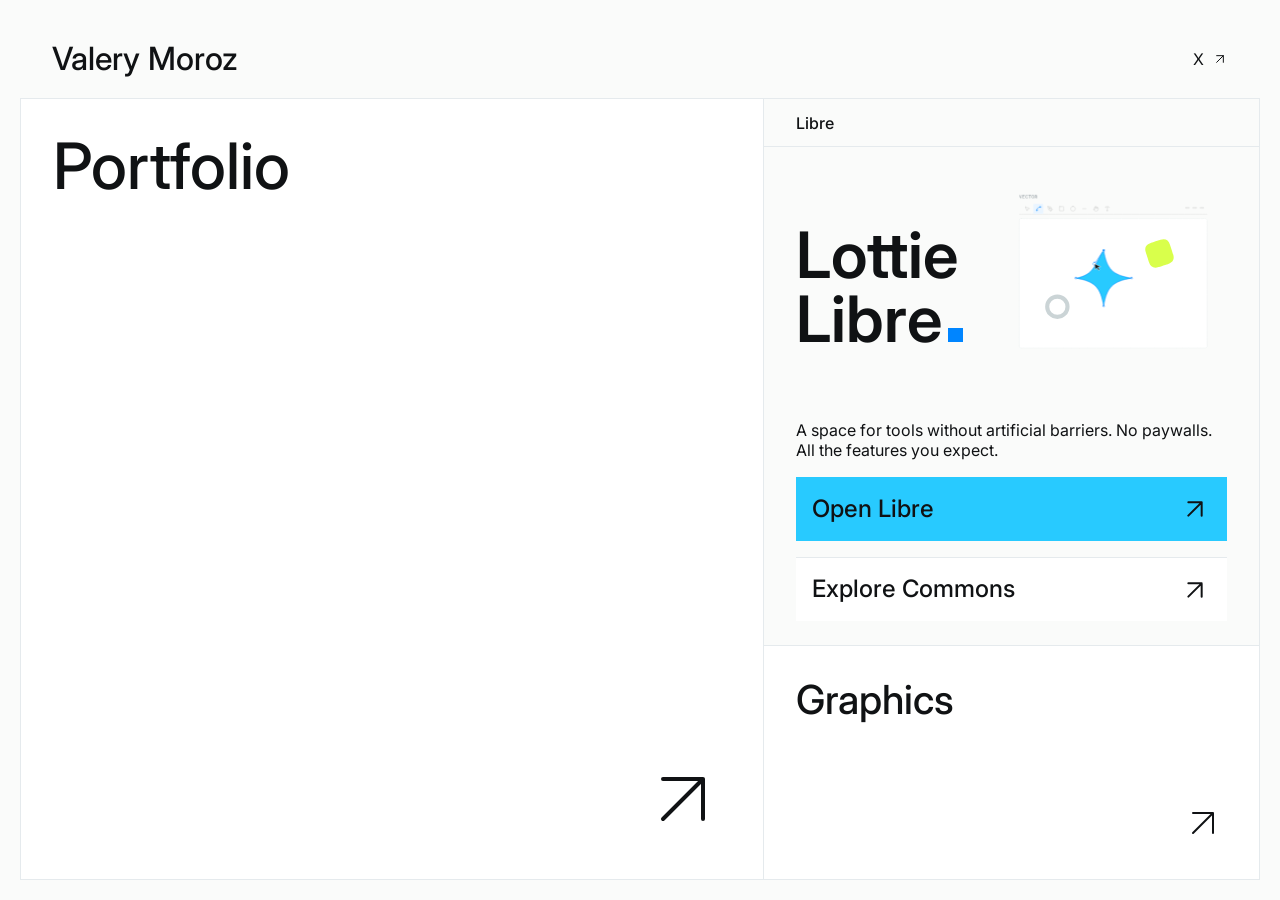
<file: index.html>
<!doctype html>
<html lang="en">
  <head>
    <meta charset="utf-8" />
    <meta name="viewport" content="width=device-width, initial-scale=1" />
    <meta name="theme-color" content="#fafbfa" />
    <meta
      name="description"
      content="Valery Moroz. Product design, Lottie Libre, and tools without artificial limits."
    />
    <title>Valery Moroz</title>
    <link rel="preconnect" href="https://fonts.googleapis.com" />
    <link rel="preconnect" href="https://fonts.gstatic.com" crossorigin />
    <link
      href="https://fonts.googleapis.com/css2?family=Inter:opsz,wght@14..32,400;14..32,500;14..32,600&display=swap"
      rel="stylesheet"
    />
    <link rel="stylesheet" href="css/reset.css" />
    <link
      rel="stylesheet"
      href="css/styles.css?v=compact-header-libre-content"
    />
    <script src="js/vendor/lottie-light.min.js" defer></script>
    <script src="js/home.js" defer></script>
  </head>
  <body>
    <svg
      class="icon-sprite"
      xmlns="http://www.w3.org/2000/svg"
      aria-hidden="true"
    >
      <symbol id="arrow-up-right" viewBox="0 0 24 24">
        <path d="M7 7h10v10M7 17 17 7" />
      </symbol>
    </svg>
    <div class="home">
      <header class="home__header">
        <h1 class="home__name">Valery Moroz</h1>
        <nav class="home__links" aria-label="More work and social">
          <a
            href="https://x.com/itsvelrabe"
            target="_blank"
            rel="noopener noreferrer"
            >X<svg class="icon" aria-hidden="true">
              <use href="#arrow-up-right" /></svg
          ></a>
        </nav>
      </header>
      <main class="home__projects">
        <a class="home__portfolio" href="/portfolio/">
          <span>Portfolio</span>
          <svg class="icon" aria-hidden="true">
            <use href="#arrow-up-right" />
          </svg>
        </a>
        <div class="home__side">
          <a class="home__graphics" href="/graphics.html">
            <span>Graphics</span>
            <svg class="icon" aria-hidden="true">
              <use href="#arrow-up-right" />
            </svg>
          </a>
          <section class="libre-project" aria-labelledby="libre-project-title">
            <h2 class="libre-project__heading" id="libre-project-title">
              Libre
            </h2>
            <p class="libre-project__intro">
              A space for tools without artificial barriers. No paywalls. All
              the features you expect.
            </p>
            <section class="libre" aria-labelledby="libre-title">
              <div class="libre__content">
                <h2 class="libre__title" id="libre-title">
                  Lottie<br />Libre<span
                    class="libre__square"
                    aria-hidden="true"
                  ></span>
                </h2>
                <div
                  class="libre__visual"
                  role="img"
                  aria-label="Libre animation: vector editing, keyframes, easing, and export"
                >
                  <img
                    class="libre__poster"
                    src="assets/libre/hero-reel.svg"
                    alt=""
                    width="720"
                    height="720"
                  />
                  <div
                    class="libre__animation"
                    id="libre-animation"
                    aria-hidden="true"
                  ></div>
                </div>
                <p class="libre__description">
                  A space for tools without artificial barriers. No paywalls.
                  All the features you expect.
                </p>
                <a class="libre__link" href="https://libre.velrabe.space/">
                  <span class="home__desktop-label">Open Libre</span>
                  <span class="home__mobile-label">Open Editor</span>
                  <svg class="icon" aria-hidden="true">
                    <use href="#arrow-up-right" />
                  </svg>
                </a>
                <a
                  class="libre__link libre__link--commons"
                  href="https://libre.velrabe.space/commons"
                >
                  <span class="home__desktop-label">Explore Commons</span>
                  <span class="home__mobile-label">Commons</span>
                  <svg class="icon" aria-hidden="true">
                    <use href="#arrow-up-right" />
                  </svg>
                </a>
              </div>
            </section>
          </section>
        </div>
      </main>
    </div>
    <!-- Yandex.Metrika counter -->
    <script type="text/javascript">
      (function (m, e, t, r, i, k, a) {
        m[i] =
          m[i] ||
          function () {
            (m[i].a = m[i].a || []).push(arguments);
          };
        m[i].l = 1 * new Date();
        for (var j = 0; j < document.scripts.length; j++) {
          if (document.scripts[j].src === r) {
            return;
          }
        }
        ((k = e.createElement(t)),
          (a = e.getElementsByTagName(t)[0]),
          (k.async = 1),
          (k.src = r),
          a.parentNode.insertBefore(k, a));
      })(
        window,
        document,
        "script",
        "https://mc.yandex.ru/metrika/tag.js?id=110062061",
        "ym",
      );

      ym(110062061, "init", {
        ssr: true,
        webvisor: true,
        clickmap: true,
        ecommerce: "dataLayer",
        referrer: document.referrer,
        url: location.href,
        accurateTrackBounce: true,
        trackLinks: true,
      });
    </script>
    <noscript>
      <div>
        <img
          src="https://mc.yandex.ru/watch/110062061"
          style="position: absolute; left: -9999px"
          alt=""
        />
      </div>
    </noscript>
    <!-- /Yandex.Metrika counter -->
  </body>
</html>
</file>
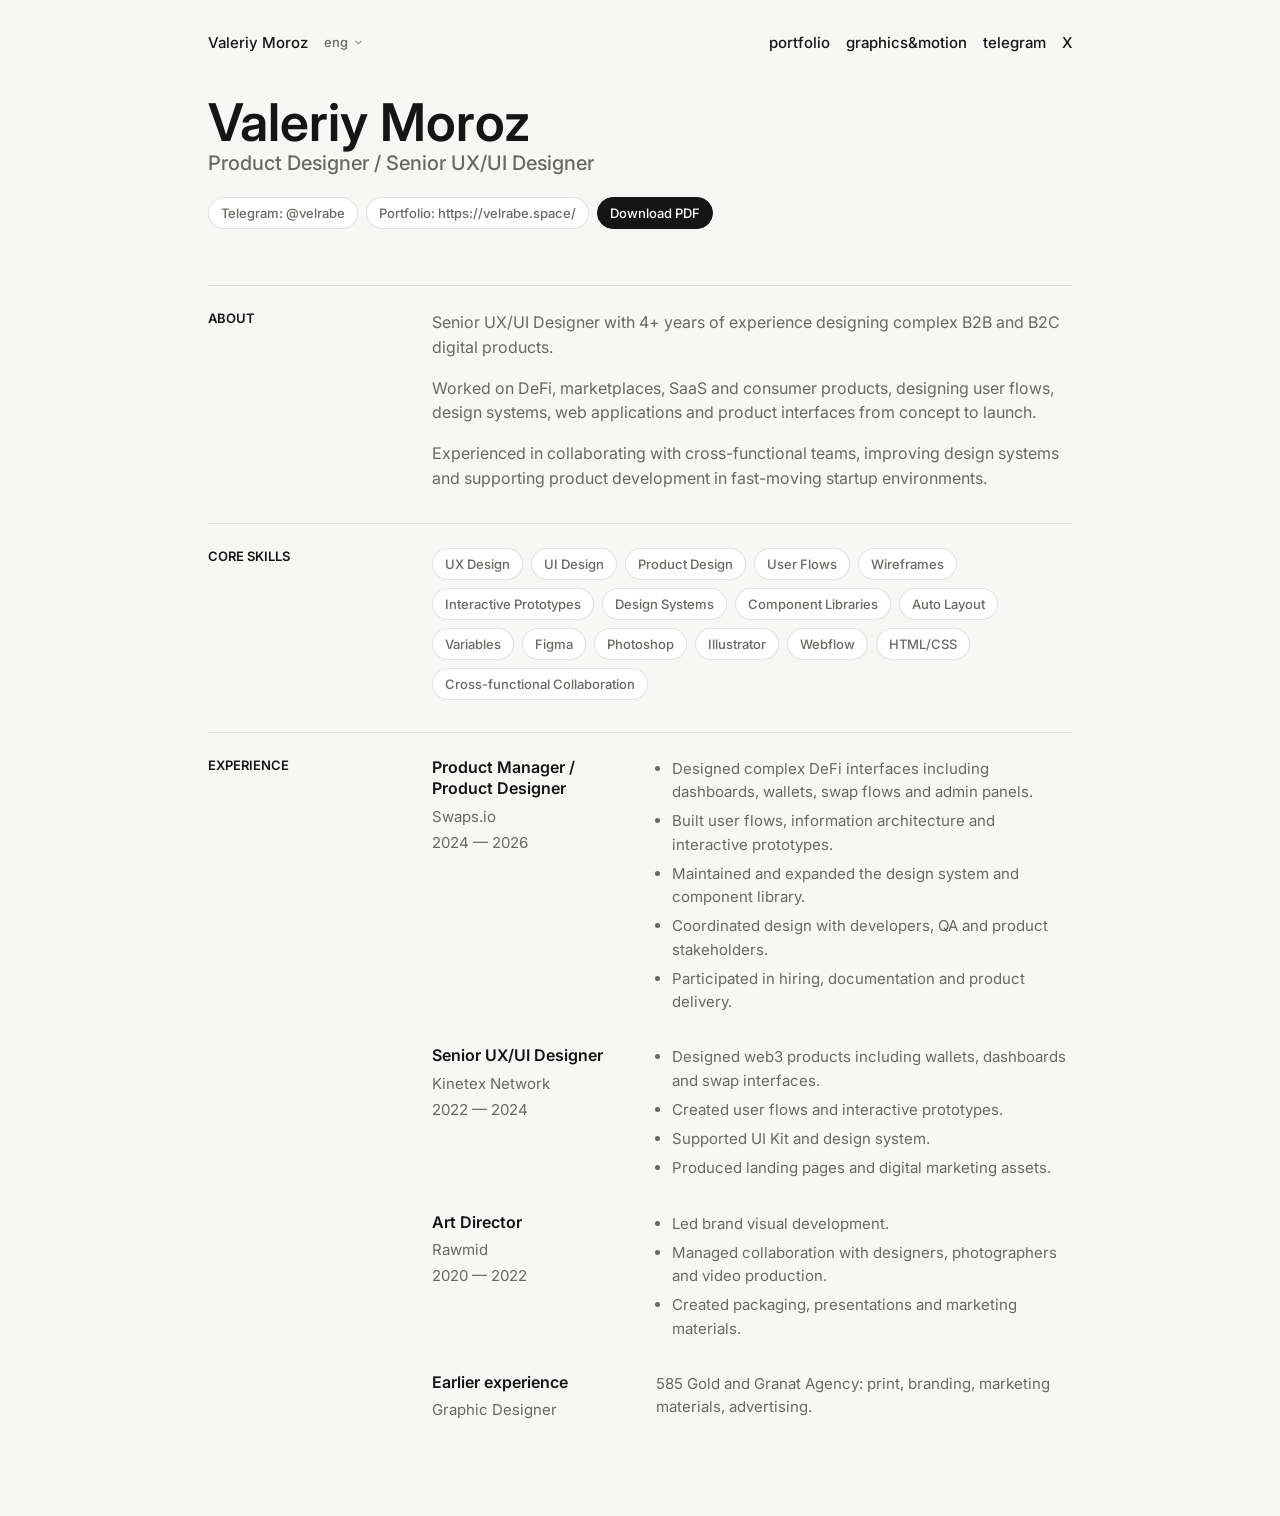
<file: cv/index.html>
<!DOCTYPE html>
<html lang="en">
  <head>
    <meta charset="utf-8" />
    <meta name="viewport" content="width=device-width, initial-scale=1" />
    <meta name="theme-color" content="#f7f7f5" />
    <meta
      name="description"
      content="CV of Valeriy Moroz: Product Designer and Senior UX/UI Designer."
    />
    <title>CV - Valeriy Moroz</title>
    <link rel="preconnect" href="https://fonts.googleapis.com" />
    <link rel="preconnect" href="https://fonts.gstatic.com" crossorigin />
    <link
      href="https://fonts.googleapis.com/css2?family=Inter:opsz,wght@14..32,400;14..32,500;14..32,600&display=swap"
      rel="stylesheet"
    />
    <link rel="stylesheet" href="../css/reset.css" />
    <link rel="stylesheet" href="../css/portfolio.css" />
    <link rel="stylesheet" href="../css/portfolio-links.css?v=no-mobile-overflow" />
    <link rel="stylesheet" href="../css/cv.css?v=pdf-download" />
  </head>
  <body>
    <main class="portfolio-page cv-page" id="top">
      <header class="portfolio-hero" aria-labelledby="page-title">
        <nav class="portfolio-nav" aria-label="Contacts and sections">
          <div class="portfolio-nav__brand-group">
            <a class="portfolio-nav__brand" href="../">Valeriy Moroz</a>
            <div class="portfolio-language">
              <button
                class="portfolio-language__current"
                type="button"
                aria-label="Language selector"
                aria-haspopup="true"
              >
                eng
                <svg
                  class="portfolio-language__chevron"
                  xmlns="http://www.w3.org/2000/svg"
                  width="1em"
                  height="1em"
                  viewBox="0 0 16 16"
                  aria-hidden="true"
                >
                  <path d="M0 0h16v16H0z" fill="none" />
                  <path
                    fill="currentColor"
                    fill-rule="evenodd"
                    d="m8 10.207l3.854-3.853l-.707-.708L8 8.793L4.854 5.646l-.708.708z"
                    clip-rule="evenodd"
                  />
                </svg>
              </button>
              <div class="portfolio-language__menu">
                <a class="portfolio-language__option" href="ru/">ru</a>
              </div>
            </div>
          </div>
          <div class="portfolio-nav__links">
            <a class="portfolio-nav__link" href="../portfolio/">portfolio</a>
            <a class="portfolio-nav__link" href="../graphics">graphics&motion</a>
            <a
              class="portfolio-nav__link"
              href="https://t.me/velrabe"
              target="_blank"
              rel="noopener noreferrer"
              >telegram</a
            >
            <a
              class="portfolio-nav__link"
              href="https://x.com/itsvelrabe"
              target="_blank"
              rel="noopener noreferrer"
              >X</a
            >
          </div>
        </nav>

        <div class="cv-hero">
          <div>
            <h1 class="cv-title" id="page-title">Valeriy Moroz</h1>
            <p class="cv-role">Product Designer / Senior UX/UI Designer</p>
          </div>
          <div class="cv-contact" aria-label="Contacts">
            <a href="https://t.me/velrabe" target="_blank" rel="noopener noreferrer">
              Telegram: @velrabe
            </a>
            <a href="../portfolio/">Portfolio: https://velrabe.space/</a>
            <a class="cv-download" href="valeriy-moroz-cv.pdf" download>
              Download PDF
            </a>
          </div>
        </div>
      </header>

      <article class="cv-document">
        <section class="cv-section" aria-labelledby="about-title">
          <h2 class="cv-section__title" id="about-title">About</h2>
          <div class="cv-section__body cv-prose">
            <p>
              Senior UX/UI Designer with 4+ years of experience designing complex
              B2B and B2C digital products.
            </p>
            <p>
              Worked on DeFi, marketplaces, SaaS and consumer products, designing
              user flows, design systems, web applications and product interfaces
              from concept to launch.
            </p>
            <p>
              Experienced in collaborating with cross-functional teams, improving
              design systems and supporting product development in fast-moving
              startup environments.
            </p>
          </div>
        </section>

        <section class="cv-section" aria-labelledby="skills-title">
          <h2 class="cv-section__title" id="skills-title">Core Skills</h2>
          <div class="cv-section__body">
            <div class="cv-skills" aria-label="Core skills">
              <span>UX Design</span>
              <span>UI Design</span>
              <span>Product Design</span>
              <span>User Flows</span>
              <span>Wireframes</span>
              <span>Interactive Prototypes</span>
              <span>Design Systems</span>
              <span>Component Libraries</span>
              <span>Auto Layout</span>
              <span>Variables</span>
              <span>Figma</span>
              <span>Photoshop</span>
              <span>Illustrator</span>
              <span>Webflow</span>
              <span>HTML/CSS</span>
              <span>Cross-functional Collaboration</span>
            </div>
          </div>
        </section>

        <section class="cv-section" aria-labelledby="experience-title">
          <h2 class="cv-section__title" id="experience-title">Experience</h2>
          <div class="cv-section__body cv-experience">
            <section class="cv-job" aria-labelledby="swaps-title">
              <div class="cv-job__meta">
                <h3 class="cv-job__title" id="swaps-title">
                  Product Manager / Product Designer
                </h3>
                <p class="cv-job__company">
                  <a href="http://swaps.io" target="_blank" rel="noopener noreferrer">
                    Swaps.io
                  </a>
                </p>
                <p class="cv-job__dates">2024 — 2026</p>
              </div>
              <div class="cv-job__details">
                <ul>
                  <li>
                    Designed complex DeFi interfaces including dashboards, wallets,
                    swap flows and admin panels.
                  </li>
                  <li>
                    Built user flows, information architecture and interactive
                    prototypes.
                  </li>
                  <li>
                    Maintained and expanded the design system and component library.
                  </li>
                  <li>
                    Coordinated design with developers, QA and product stakeholders.
                  </li>
                  <li>
                    Participated in hiring, documentation and product delivery.
                  </li>
                </ul>
              </div>
            </section>

            <section class="cv-job" aria-labelledby="kinetex-title">
              <div class="cv-job__meta">
                <h3 class="cv-job__title" id="kinetex-title">
                  Senior UX/UI Designer
                </h3>
                <p class="cv-job__company">Kinetex Network</p>
                <p class="cv-job__dates">2022 — 2024</p>
              </div>
              <div class="cv-job__details">
                <ul>
                  <li>
                    Designed web3 products including wallets, dashboards and swap
                    interfaces.
                  </li>
                  <li>Created user flows and interactive prototypes.</li>
                  <li>Supported UI Kit and design system.</li>
                  <li>Produced landing pages and digital marketing assets.</li>
                </ul>
              </div>
            </section>

            <section class="cv-job" aria-labelledby="rawmid-title">
              <div class="cv-job__meta">
                <h3 class="cv-job__title" id="rawmid-title">Art Director</h3>
                <p class="cv-job__company">Rawmid</p>
                <p class="cv-job__dates">2020 — 2022</p>
              </div>
              <div class="cv-job__details">
                <ul>
                  <li>Led brand visual development.</li>
                  <li>
                    Managed collaboration with designers, photographers and video
                    production.
                  </li>
                  <li>Created packaging, presentations and marketing materials.</li>
                </ul>
              </div>
            </section>

            <section class="cv-job" aria-labelledby="earlier-title">
              <div class="cv-job__meta">
                <h3 class="cv-job__title" id="earlier-title">Earlier experience</h3>
                <p class="cv-job__company">Graphic Designer</p>
              </div>
              <div class="cv-job__details">
                <p>
                  585 Gold and Granat Agency: print, branding, marketing materials,
                  advertising.
                </p>
              </div>
            </section>
          </div>
        </section>
      </article>
    </main>

    <!-- Yandex.Metrika counter -->
    <script type="text/javascript">
      (function (m, e, t, r, i, k, a) {
        m[i] =
          m[i] ||
          function () {
            (m[i].a = m[i].a || []).push(arguments);
          };
        m[i].l = 1 * new Date();
        for (var j = 0; j < document.scripts.length; j++) {
          if (document.scripts[j].src === r) {
            return;
          }
        }
        (k = e.createElement(t)),
          (a = e.getElementsByTagName(t)[0]),
          (k.async = 1),
          (k.src = r),
          a.parentNode.insertBefore(k, a);
      })(window, document, "script", "https://mc.yandex.ru/metrika/tag.js?id=110062061", "ym");

      ym(110062061, "init", {
        ssr: true,
        webvisor: true,
        clickmap: true,
        ecommerce: "dataLayer",
        referrer: document.referrer,
        url: location.href,
        accurateTrackBounce: true,
        trackLinks: true,
      });
    </script>
    <noscript
      ><div>
        <img
          src="https://mc.yandex.ru/watch/110062061"
          style="position: absolute; left: -9999px"
          alt=""
        /></div
    ></noscript>
    <!-- /Yandex.Metrika counter -->
  </body>
</html>
</file>
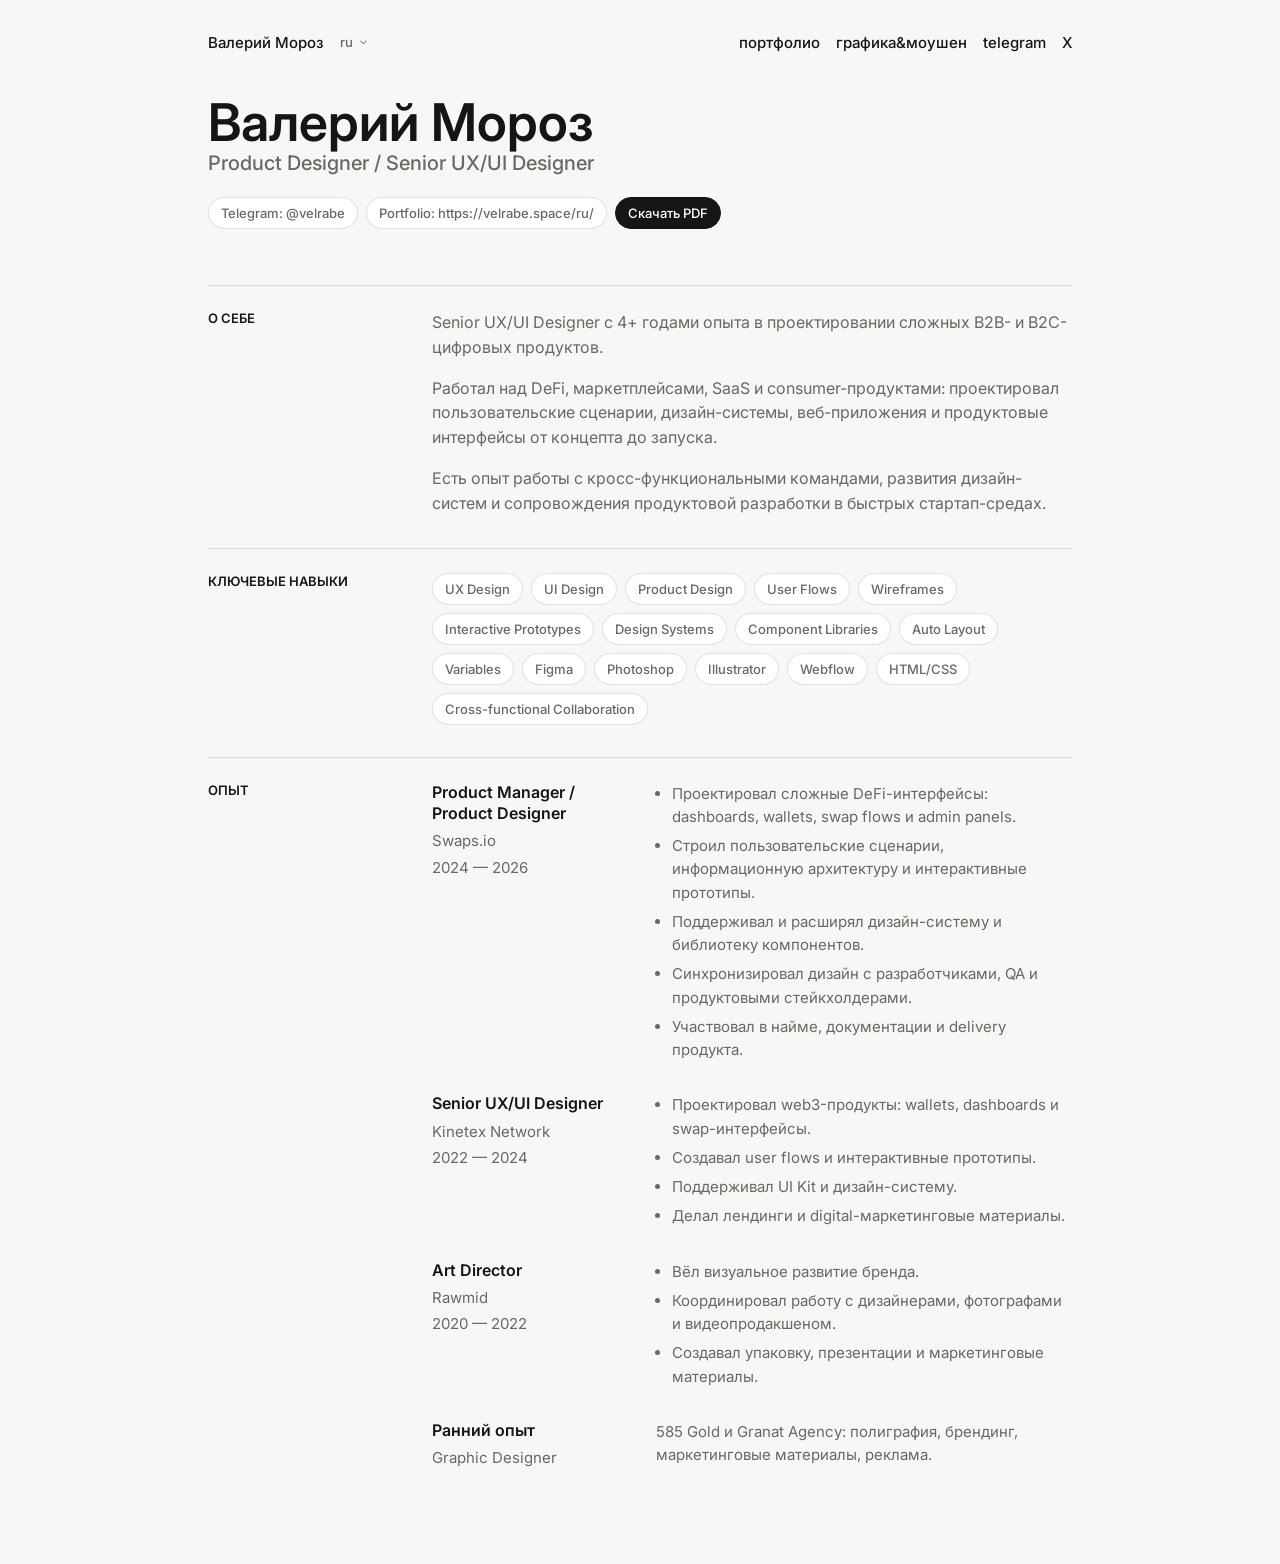
<file: cv/ru/index.html>
<!DOCTYPE html>
<html lang="ru">
  <head>
    <meta charset="utf-8" />
    <meta name="viewport" content="width=device-width, initial-scale=1" />
    <meta name="theme-color" content="#f7f7f5" />
    <meta
      name="description"
      content="CV Валерия Мороза: Product Designer и Senior UX/UI Designer."
    />
    <title>CV - Валерий Мороз</title>
    <link rel="preconnect" href="https://fonts.googleapis.com" />
    <link rel="preconnect" href="https://fonts.gstatic.com" crossorigin />
    <link
      href="https://fonts.googleapis.com/css2?family=Inter:opsz,wght@14..32,400;14..32,500;14..32,600&display=swap"
      rel="stylesheet"
    />
    <link rel="stylesheet" href="../../css/reset.css" />
    <link rel="stylesheet" href="../../css/portfolio.css" />
    <link rel="stylesheet" href="../../css/portfolio-links.css?v=no-mobile-overflow" />
    <link rel="stylesheet" href="../../css/cv.css?v=pdf-download" />
  </head>
  <body>
    <main class="portfolio-page cv-page" id="top">
      <header class="portfolio-hero" aria-labelledby="page-title">
        <nav class="portfolio-nav" aria-label="Контакты и разделы">
          <div class="portfolio-nav__brand-group">
            <a class="portfolio-nav__brand" href="../../">Валерий Мороз</a>
            <div class="portfolio-language">
              <button
                class="portfolio-language__current"
                type="button"
                aria-label="Выбор языка"
                aria-haspopup="true"
              >
                ru
                <svg
                  class="portfolio-language__chevron"
                  xmlns="http://www.w3.org/2000/svg"
                  width="1em"
                  height="1em"
                  viewBox="0 0 16 16"
                  aria-hidden="true"
                >
                  <path d="M0 0h16v16H0z" fill="none" />
                  <path
                    fill="currentColor"
                    fill-rule="evenodd"
                    d="m8 10.207l3.854-3.853l-.707-.708L8 8.793L4.854 5.646l-.708.708z"
                    clip-rule="evenodd"
                  />
                </svg>
              </button>
              <div class="portfolio-language__menu">
                <a class="portfolio-language__option" href="../">eng</a>
              </div>
            </div>
          </div>
          <div class="portfolio-nav__links">
            <a class="portfolio-nav__link" href="../../ru/">портфолио</a>
            <a class="portfolio-nav__link" href="../../graphics">графика&моушен</a>
            <a
              class="portfolio-nav__link"
              href="https://t.me/velrabe"
              target="_blank"
              rel="noopener noreferrer"
              >telegram</a
            >
            <a
              class="portfolio-nav__link"
              href="https://x.com/itsvelrabe"
              target="_blank"
              rel="noopener noreferrer"
              >X</a
            >
          </div>
        </nav>

        <div class="cv-hero">
          <div>
            <h1 class="cv-title" id="page-title">Валерий Мороз</h1>
            <p class="cv-role">Product Designer / Senior UX/UI Designer</p>
          </div>
          <div class="cv-contact" aria-label="Контакты">
            <a href="https://t.me/velrabe" target="_blank" rel="noopener noreferrer">
              Telegram: @velrabe
            </a>
            <a href="../../ru/">Portfolio: https://velrabe.space/ru/</a>
            <a class="cv-download" href="valeriy-moroz-cv-ru.pdf" download>
              Скачать PDF
            </a>
          </div>
        </div>
      </header>

      <article class="cv-document">
        <section class="cv-section" aria-labelledby="about-title">
          <h2 class="cv-section__title" id="about-title">О себе</h2>
          <div class="cv-section__body cv-prose">
            <p>
              Senior UX/UI Designer с 4+ годами опыта в проектировании сложных
              B2B- и B2C-цифровых продуктов.
            </p>
            <p>
              Работал над DeFi, маркетплейсами, SaaS и consumer-продуктами:
              проектировал пользовательские сценарии, дизайн-системы,
              веб-приложения и продуктовые интерфейсы от концепта до запуска.
            </p>
            <p>
              Есть опыт работы с кросс-функциональными командами, развития
              дизайн-систем и сопровождения продуктовой разработки в быстрых
              стартап-средах.
            </p>
          </div>
        </section>

        <section class="cv-section" aria-labelledby="skills-title">
          <h2 class="cv-section__title" id="skills-title">Ключевые навыки</h2>
          <div class="cv-section__body">
            <div class="cv-skills" aria-label="Ключевые навыки">
              <span>UX Design</span>
              <span>UI Design</span>
              <span>Product Design</span>
              <span>User Flows</span>
              <span>Wireframes</span>
              <span>Interactive Prototypes</span>
              <span>Design Systems</span>
              <span>Component Libraries</span>
              <span>Auto Layout</span>
              <span>Variables</span>
              <span>Figma</span>
              <span>Photoshop</span>
              <span>Illustrator</span>
              <span>Webflow</span>
              <span>HTML/CSS</span>
              <span>Cross-functional Collaboration</span>
            </div>
          </div>
        </section>

        <section class="cv-section" aria-labelledby="experience-title">
          <h2 class="cv-section__title" id="experience-title">Опыт</h2>
          <div class="cv-section__body cv-experience">
            <section class="cv-job" aria-labelledby="swaps-title">
              <div class="cv-job__meta">
                <h3 class="cv-job__title" id="swaps-title">
                  Product Manager / Product Designer
                </h3>
                <p class="cv-job__company">
                  <a href="http://swaps.io" target="_blank" rel="noopener noreferrer">
                    Swaps.io
                  </a>
                </p>
                <p class="cv-job__dates">2024 — 2026</p>
              </div>
              <div class="cv-job__details">
                <ul>
                  <li>
                    Проектировал сложные DeFi-интерфейсы: dashboards, wallets,
                    swap flows и admin panels.
                  </li>
                  <li>
                    Строил пользовательские сценарии, информационную архитектуру и
                    интерактивные прототипы.
                  </li>
                  <li>
                    Поддерживал и расширял дизайн-систему и библиотеку компонентов.
                  </li>
                  <li>
                    Синхронизировал дизайн с разработчиками, QA и продуктовыми
                    стейкхолдерами.
                  </li>
                  <li>Участвовал в найме, документации и delivery продукта.</li>
                </ul>
              </div>
            </section>

            <section class="cv-job" aria-labelledby="kinetex-title">
              <div class="cv-job__meta">
                <h3 class="cv-job__title" id="kinetex-title">
                  Senior UX/UI Designer
                </h3>
                <p class="cv-job__company">Kinetex Network</p>
                <p class="cv-job__dates">2022 — 2024</p>
              </div>
              <div class="cv-job__details">
                <ul>
                  <li>
                    Проектировал web3-продукты: wallets, dashboards и
                    swap-интерфейсы.
                  </li>
                  <li>Создавал user flows и интерактивные прототипы.</li>
                  <li>Поддерживал UI Kit и дизайн-систему.</li>
                  <li>Делал лендинги и digital-маркетинговые материалы.</li>
                </ul>
              </div>
            </section>

            <section class="cv-job" aria-labelledby="rawmid-title">
              <div class="cv-job__meta">
                <h3 class="cv-job__title" id="rawmid-title">Art Director</h3>
                <p class="cv-job__company">Rawmid</p>
                <p class="cv-job__dates">2020 — 2022</p>
              </div>
              <div class="cv-job__details">
                <ul>
                  <li>Вёл визуальное развитие бренда.</li>
                  <li>
                    Координировал работу с дизайнерами, фотографами и
                    видеопродакшеном.
                  </li>
                  <li>Создавал упаковку, презентации и маркетинговые материалы.</li>
                </ul>
              </div>
            </section>

            <section class="cv-job" aria-labelledby="earlier-title">
              <div class="cv-job__meta">
                <h3 class="cv-job__title" id="earlier-title">Ранний опыт</h3>
                <p class="cv-job__company">Graphic Designer</p>
              </div>
              <div class="cv-job__details">
                <p>
                  585 Gold и Granat Agency: полиграфия, брендинг, маркетинговые
                  материалы, реклама.
                </p>
              </div>
            </section>
          </div>
        </section>
      </article>
    </main>

    <!-- Yandex.Metrika counter -->
    <script type="text/javascript">
      (function (m, e, t, r, i, k, a) {
        m[i] =
          m[i] ||
          function () {
            (m[i].a = m[i].a || []).push(arguments);
          };
        m[i].l = 1 * new Date();
        for (var j = 0; j < document.scripts.length; j++) {
          if (document.scripts[j].src === r) {
            return;
          }
        }
        (k = e.createElement(t)),
          (a = e.getElementsByTagName(t)[0]),
          (k.async = 1),
          (k.src = r),
          a.parentNode.insertBefore(k, a);
      })(window, document, "script", "https://mc.yandex.ru/metrika/tag.js?id=110062061", "ym");

      ym(110062061, "init", {
        ssr: true,
        webvisor: true,
        clickmap: true,
        ecommerce: "dataLayer",
        referrer: document.referrer,
        url: location.href,
        accurateTrackBounce: true,
        trackLinks: true,
      });
    </script>
    <noscript
      ><div>
        <img
          src="https://mc.yandex.ru/watch/110062061"
          style="position: absolute; left: -9999px"
          alt=""
        /></div
    ></noscript>
    <!-- /Yandex.Metrika counter -->
  </body>
</html>
</file>
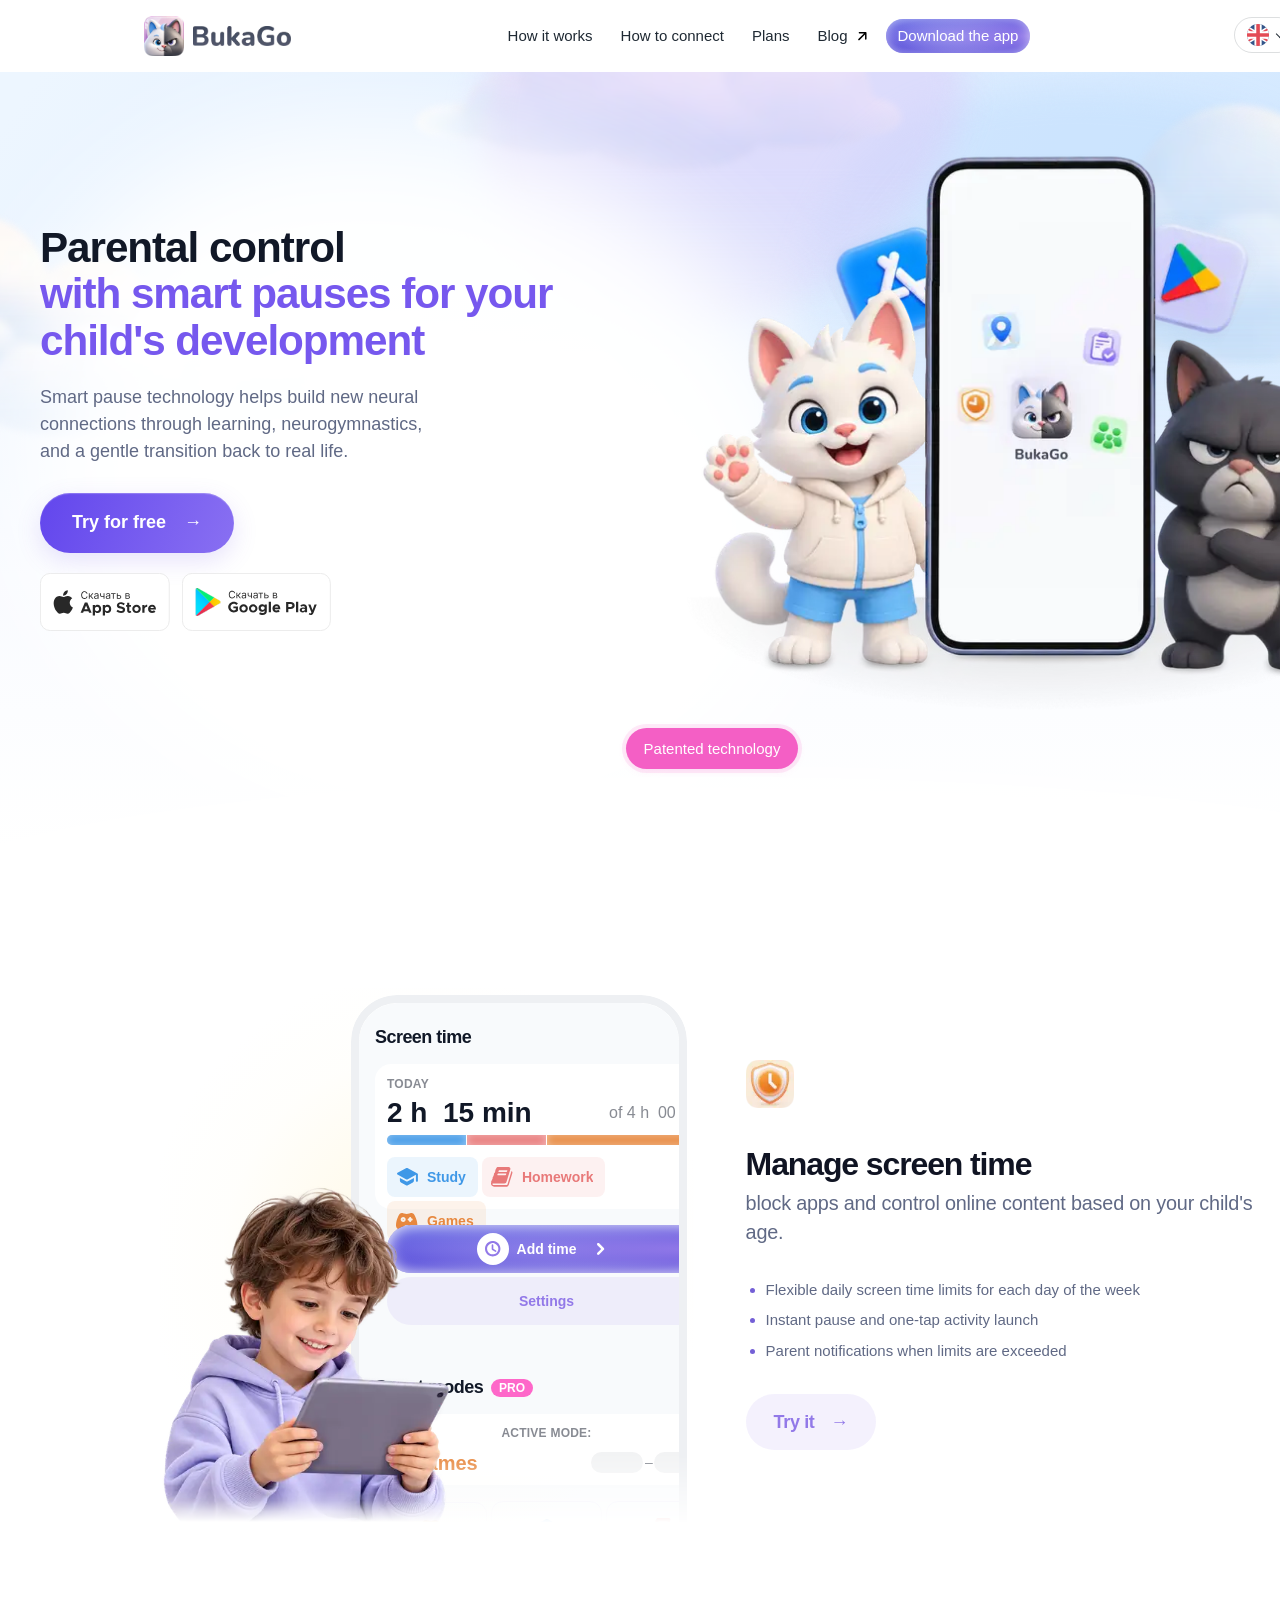
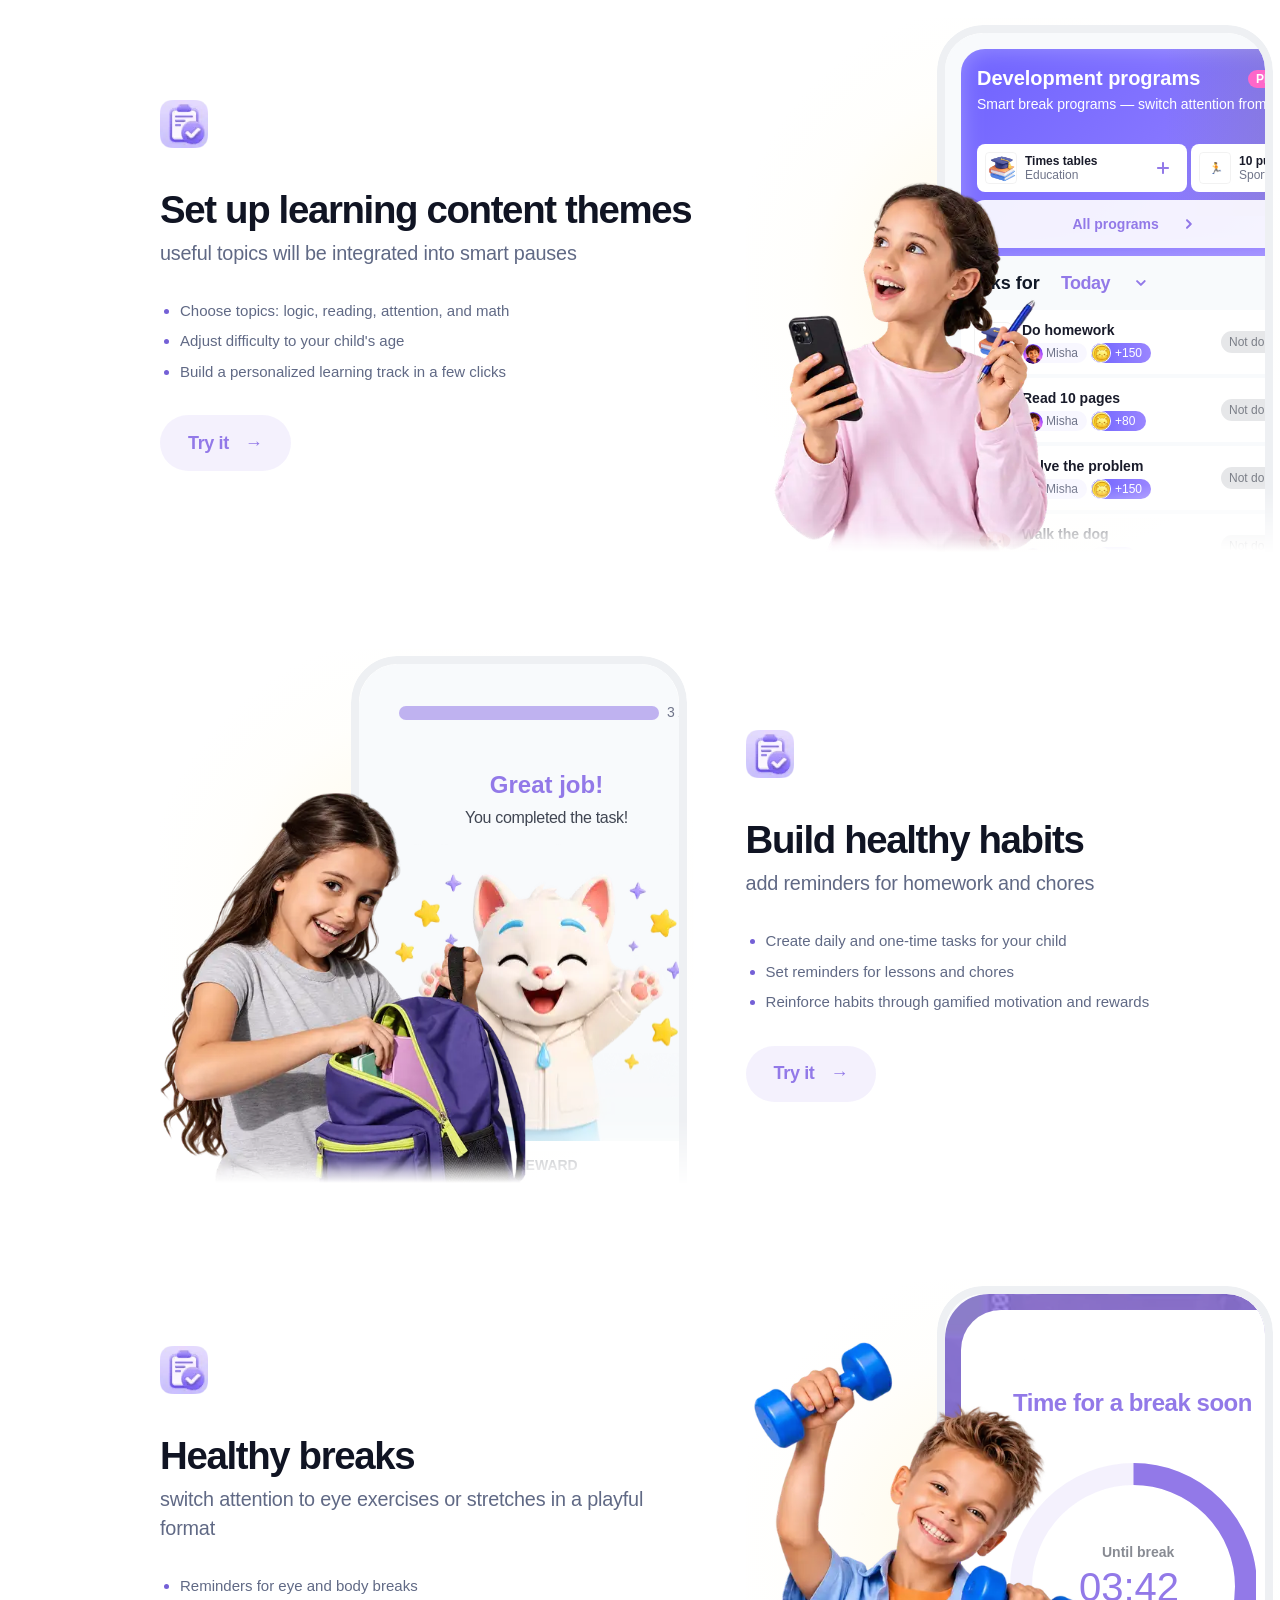
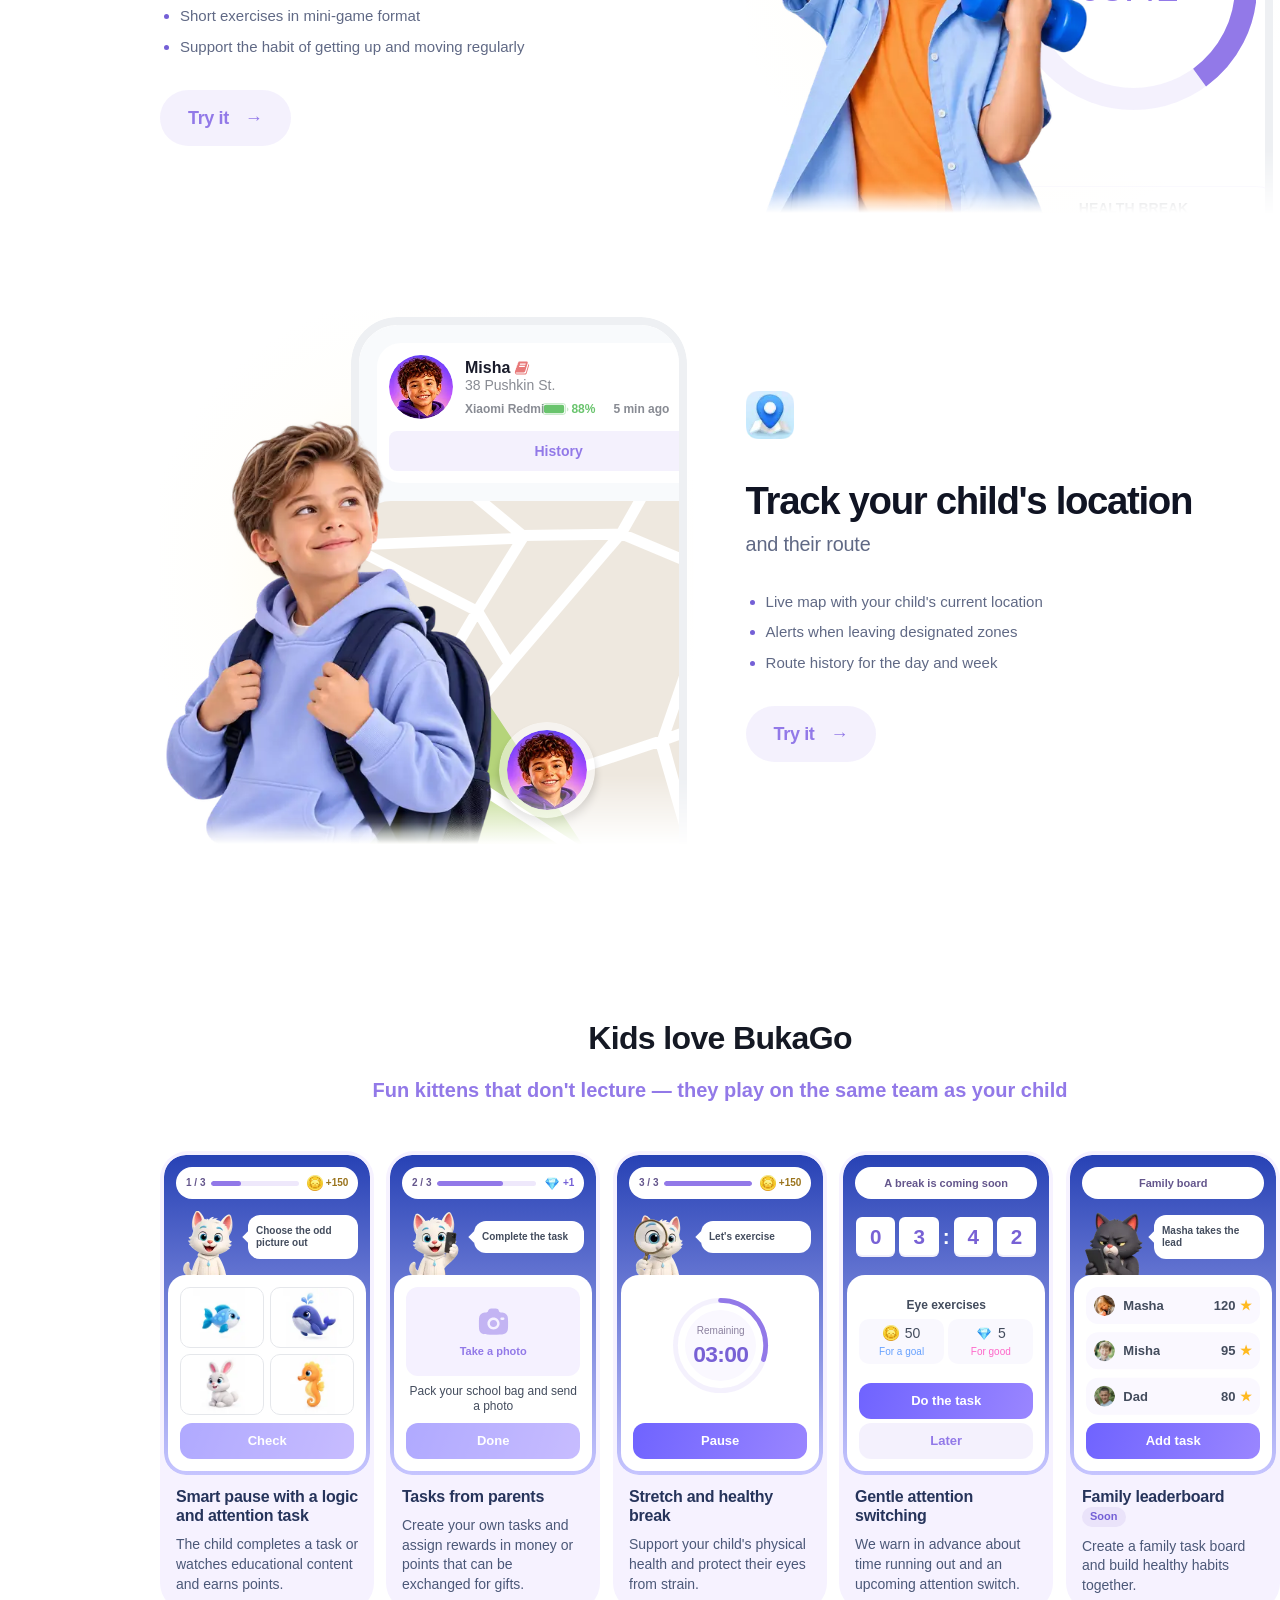
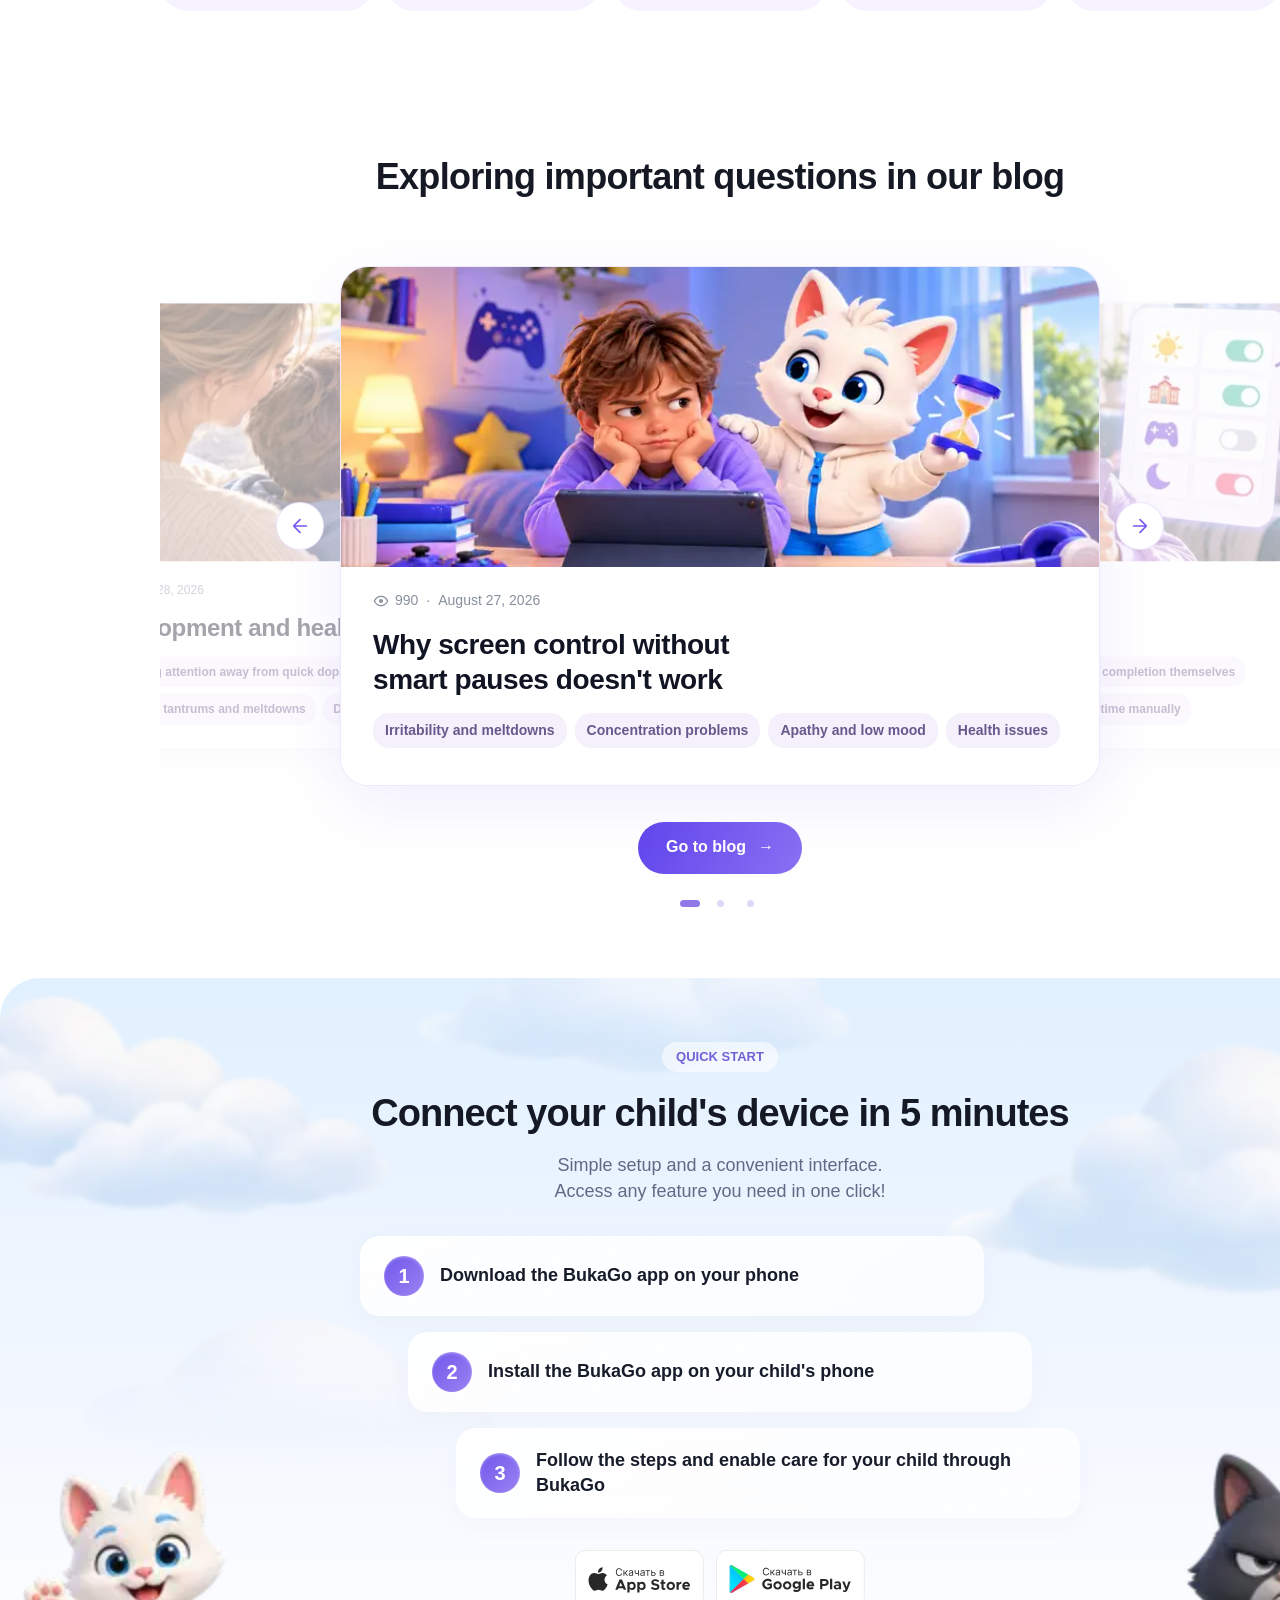
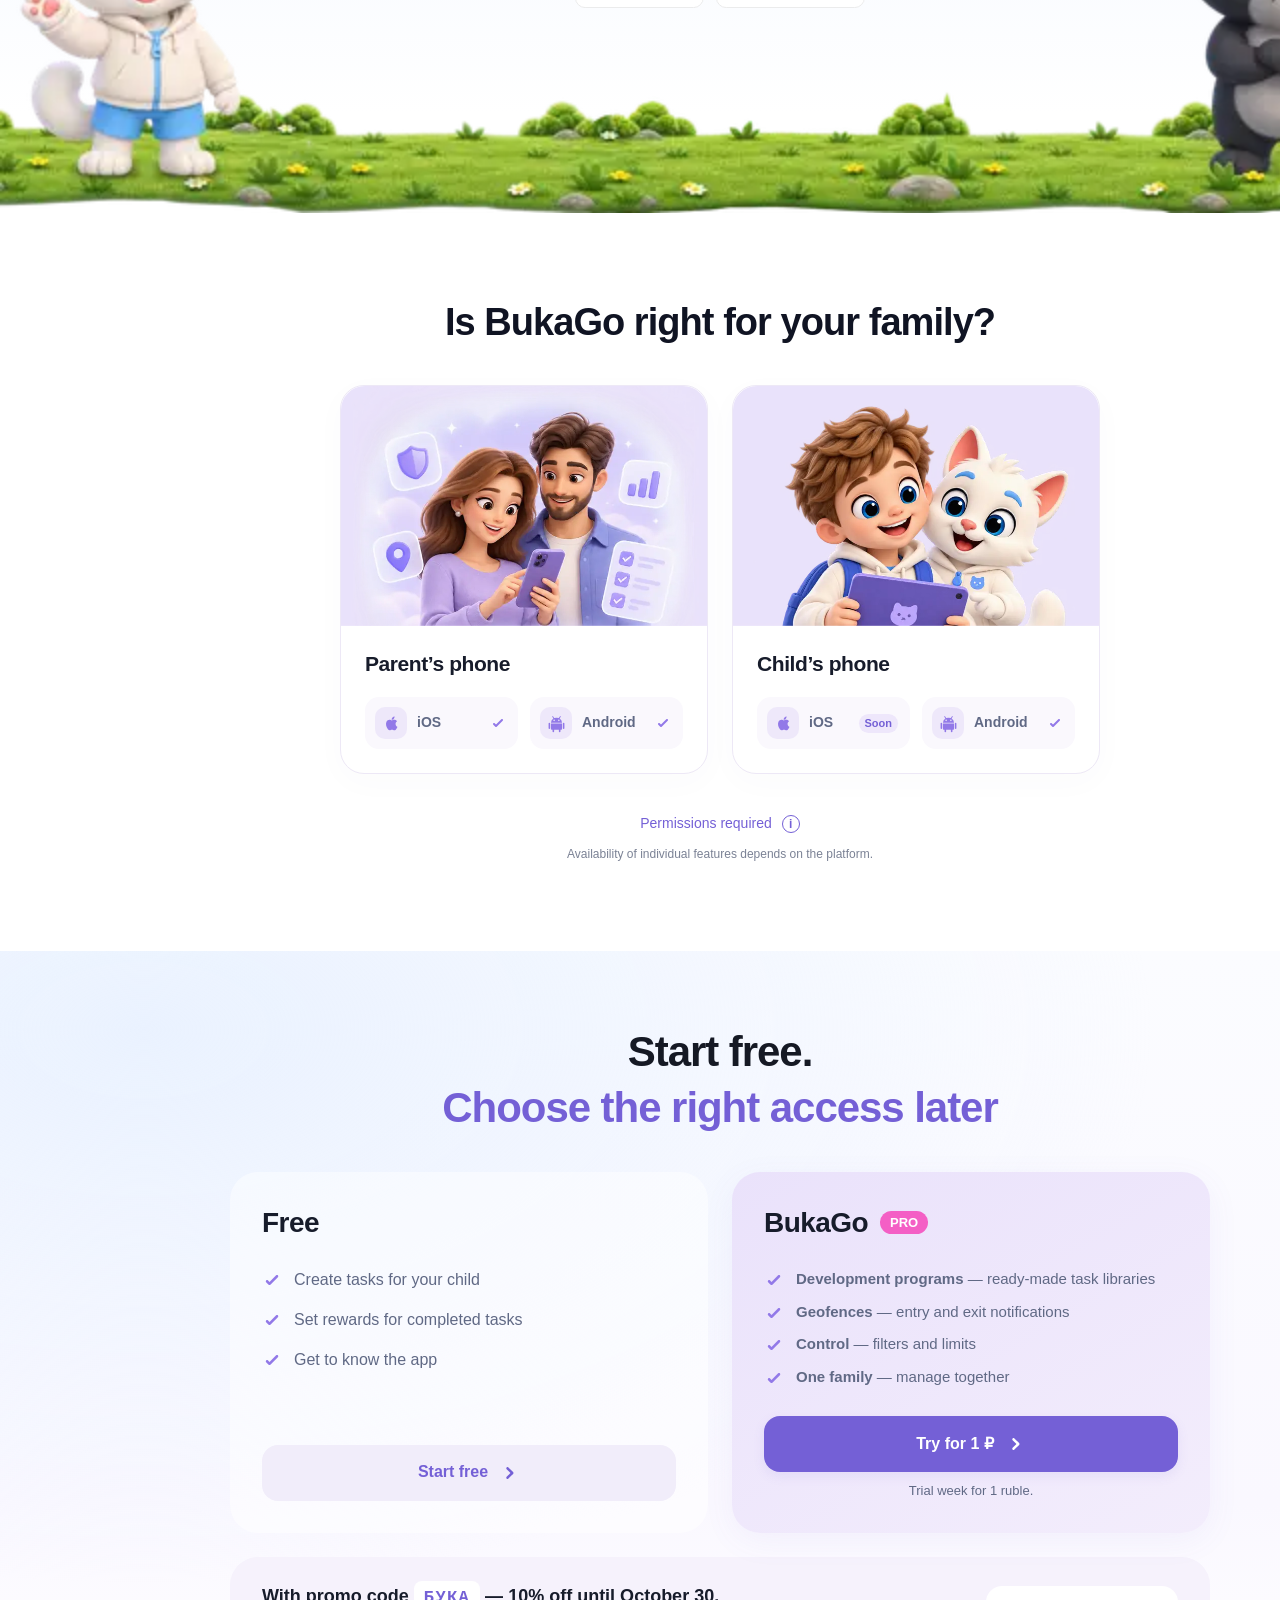
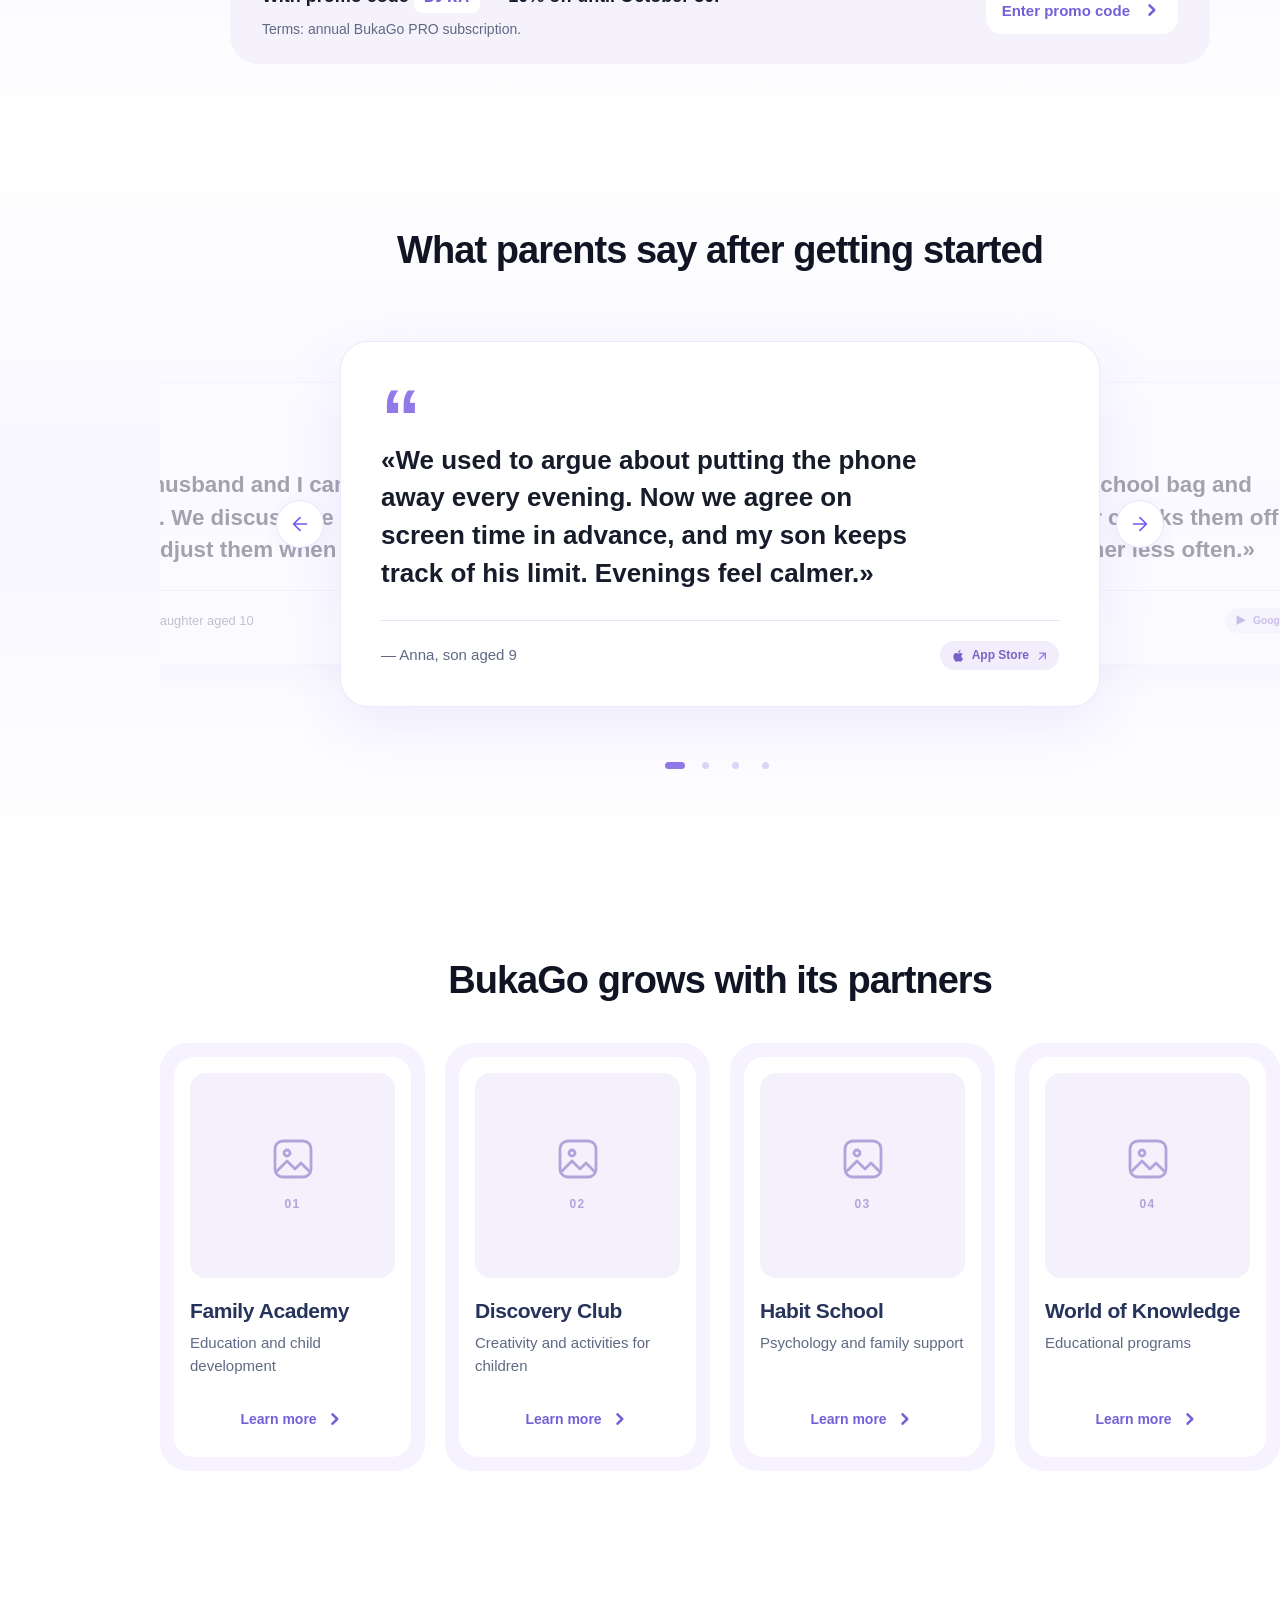
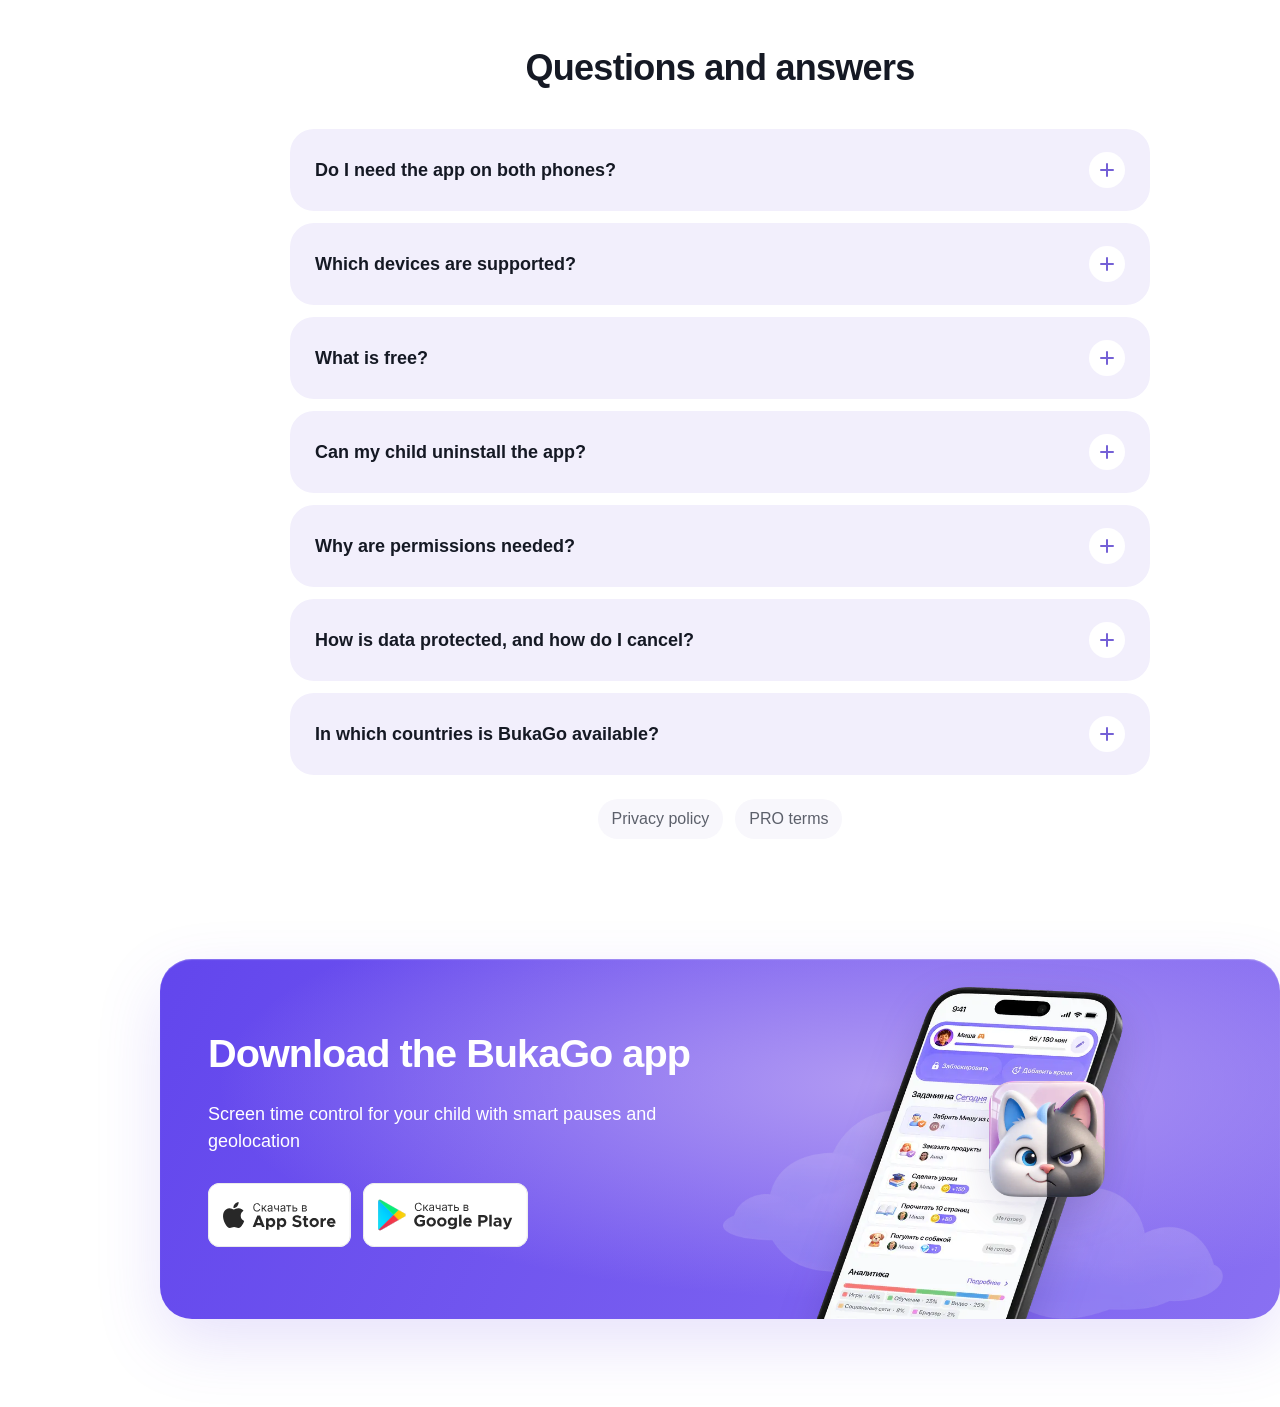
<file: portfolio-assets/bukago/en.html>
<!doctype html>
<html lang="en" id="top"><head><meta charset="utf-8"><meta name="viewport" content="width=1440"><meta name="robots" content="noindex"><title>BukaGo design preview</title><link rel="stylesheet" href="site.css"><link rel="stylesheet" href="preview.css"></head><body inert=""><header class="header-module-scss-module__4lyeFq__header"><div class="header-module-scss-module__4lyeFq__inner"><a class="header-module-scss-module__4lyeFq__brand" aria-label="Home page" tabindex="-1"><img class="header-module-scss-module__4lyeFq__logoIcon" src="assets/ea6df22ff9eb14.webp" width="40" height="40" alt="" decoding="async" loading="eager"><img class="header-module-scss-module__4lyeFq__wordmark" src="assets/c1ef26cb3d8f96.webp" width="100" height="20" alt="BukaGo" decoding="async" loading="eager"></a><nav id="main-navigation" class="header-module-scss-module__4lyeFq__navigation " aria-label="Home"><a tabindex="-1">How it works</a><a tabindex="-1">How to connect</a><a tabindex="-1">Plans</a><a class="header-module-scss-module__4lyeFq__blogLink" tabindex="-1">Blog</a><a class="header-module-scss-module__4lyeFq__download" tabindex="-1">Download the app</a></nav><div class="header-module-scss-module__4lyeFq__actions"><div class="header-module-scss-module__4lyeFq__language"><button type="button" class="header-module-scss-module__4lyeFq__languageTrigger" aria-label="Language: English" aria-expanded="false" aria-controls="header-languages" tabindex="-1"><img class="header-module-scss-module__4lyeFq__flag" src="assets/f7c92c19837697.svg" width="24" height="16" alt="English" decoding="async" loading="eager"><span class="header-module-scss-module__4lyeFq__chevron" aria-hidden="true"></span></button></div><button type="button" class="header-module-scss-module__4lyeFq__menuToggle" aria-expanded="false" aria-controls="main-navigation" aria-label="Open menu" tabindex="-1"><img src="assets/981480aa119e62.svg" width="16" height="16" alt="" decoding="async" loading="eager"></button></div></div></header><main id="main-content"><section class="hero-composition-module-scss-module__3WbUja__hero" data-locale="en" data-preview-section="" id="hero"><div class="hero-composition-module-scss-module__3WbUja__sky" aria-hidden="true"><div class="hero-composition-module-scss-module__3WbUja__clouds"><img src="assets/909b11a401d966.webp" width="427" height="170" alt="" style="animation-delay:0s" decoding="async" loading="eager"><img src="assets/c96d45bf0a9e45.webp" width="427" height="170" alt="" style="animation-delay:-5s" decoding="async" loading="eager"><img src="assets/8e98d72262d2c5.webp" width="427" height="170" alt="" style="animation-delay:-10s" decoding="async" loading="eager"><img src="assets/2614bfacef8a9d.webp" width="427" height="170" alt="" style="animation-delay:-15s" decoding="async" loading="eager"><img src="assets/7e4e6dba530010.webp" width="427" height="170" alt="" style="animation-delay:-20s" decoding="async" loading="eager"></div></div><div class="hero-composition-module-scss-module__3WbUja__middle" aria-hidden="true"><i class="hero-composition-module-scss-module__3WbUja__blueShape"></i><i class="hero-composition-module-scss-module__3WbUja__lilacShape"></i><div class="hero-composition-module-scss-module__3WbUja__plant"><i></i><i></i><i></i><span></span></div><div class="hero-composition-module-scss-module__3WbUja__books"><i></i><i></i><i></i></div></div><div class="hero-composition-module-scss-module__3WbUja__lighting" aria-hidden="true"><i class="hero-composition-module-scss-module__3WbUja__textLight"></i><i class="hero-composition-module-scss-module__3WbUja__floorLight"></i></div><div class="container hero-composition-module-scss-module__3WbUja__layout"><div class="hero-composition-module-scss-module__3WbUja__copy"><h1>Parental control <span>with smart pauses for your child's development</span></h1><p>Smart pause technology helps build new neural connections through learning, neurogymnastics, and a gentle transition back to real life.</p><a tabindex="-1">Try for free<!-- --> <span aria-hidden="true">→</span></a><div class="store-links"><a class="button button-secondary" rel="noopener noreferrer" data-goal="click-download-app-store" aria-label="Download on the App Store" tabindex="-1"><img src="assets/aee7653da4ed41.svg" width="152" height="68" alt="App Store" decoding="async" loading="eager"></a><a class="button button-secondary" rel="noopener noreferrer" data-goal="click-download-google-play" aria-label="Get it on Google Play" tabindex="-1"><img src="assets/079fb27fd51bf7.svg" width="175" height="68" alt="Google Play" decoding="async" loading="eager"></a></div></div><div class="hero-composition-module-scss-module__3WbUja__sceneViewport"><div class="hero-composition-module-scss-module__3WbUja__scene"><div class="hero-composition-module-scss-module__3WbUja__decor" aria-hidden="true" style="--decor-image:url(&quot;assets/e1b6bca1f6f04d.webp&quot;)"><div class="hero-composition-module-scss-module__3WbUja__decorFloat"><div class="hero-composition-module-scss-module__3WbUja__decorReveal"><img src="assets/e1b6bca1f6f04d.webp" width="1260" height="1200" alt="" decoding="async" loading="eager"><div class="hero-composition-module-scss-module__3WbUja__decorSheen"></div></div></div></div><picture class="hero-composition-module-scss-module__3WbUja__foreground"><img src="assets/9c8acf2389bf55.webp" width="1260" height="1200" alt="Персонажи BukaGo рядом с экраном приложения родительского контроля" fetchpriority="high" decoding="async" loading="eager"></picture><div class="hero-composition-module-scss-module__3WbUja__screenSlot"><div class="hero-composition-module-scss-module__3WbUja__screenScale"><div class="hero-app-screen-module-scss-module__qsybrq__screen" lang="en" data-animate="true"><div style="position:absolute;left:0;top:0;width:359px;height:835px;box-sizing:border-box;overflow:hidden;border-radius:46px 46px 46px 46px;background:transparent;box-shadow:none" data-figma-node="3888:65852"><div style="position:absolute;left:0;top:0;width:359px;height:741.1956px;box-sizing:border-box" data-figma-node="3888:65854"><div class="hero-app-screen-module-scss-module__qsybrq__bodyEntrance" style="position:absolute;left:0;top:0;width:359px;height:145.4875px;box-sizing:border-box;--body-delay:1320ms" data-figma-node="3888:65855"><div style="position:absolute;left:15.3101px;top:15.3101px;width:328.38px;height:130.1775px;box-sizing:border-box;border-radius:30.63px 30.63px 30.63px 30.63px;background:linear-gradient(135.0deg, rgba(111,99,255,1) 0%, rgba(154,134,255,1) 100%);box-shadow:inset 0px 0px 22.97249984741211px 0px rgba(255,255,255,0.3)" data-figma-node="3888:65856"><div style="position:absolute;left:7.6577px;top:7.6575px;width:313.065px;height:53.6025px;box-sizing:border-box;border-radius:956.2303px 956.2303px 956.2303px 956.2303px;background:rgba(255,255,255,1)" data-figma-node="I3888:65856;387:3931"><div style="position:absolute;left:7.6577px;top:7.6575px;width:38.2875px;height:38.2875px;box-sizing:border-box;border-radius:19.1437px 19.1437px 19.1437px 19.1437px;background:rgba(111,99,255,0.12)" data-figma-node="I3888:65856;387:3931;387:3350"><div style="position:absolute;left:0;top:0;width:38.2875px;height:38.2875px;box-sizing:border-box;overflow:hidden;border-radius:9571.875px 9571.875px 9571.875px 9571.875px" data-figma-node="I3888:65856;387:3931;387:3350;387:2304"><div style="position:absolute;left:0;top:0;width:38.2875px;height:38.2875px;box-sizing:border-box;border-radius:957.1875px 957.1875px 957.1875px 957.1875px" data-figma-node="I3888:65856;387:3931;387:3350;387:2487"><img class="hero-app-screen-module-scss-module__qsybrq__asset" src="assets/1f5b4d376feb3e.webp" width="38.2875" height="38.2875" alt="" draggable="false" decoding="async" loading="eager"></div></div></div><div style="position:absolute;left:53.6025px;top:11.9648px;width:205.86px;height:29.6728px;box-sizing:border-box" data-figma-node="I3888:65856;387:3931;387:3351"><div style="position:absolute;left:0;top:0;width:205.86px;height:16.2722px;box-sizing:border-box" data-figma-node="I3888:65856;387:3931;387:3352"><div style="position:absolute;left:0;top:0.136px;width:57.1437px;height:16px;box-sizing:border-box" data-figma-node="I3888:65856;387:3931;387:3353"><div style="position:absolute;left:0;top:0;width:38px;height:16px;box-sizing:border-box" data-figma-node="I3888:65856;387:3931;387:3353;1:636"><div style="position:absolute;left:0;top:0;width:38px;height:16px;box-sizing:border-box;color:rgba(25,27,42,1);font-size:13.40062427520752px;font-weight:600;text-align:left;white-space:pre;margin:0;line-height:16.0px;letter-spacing:0" data-figma-node="I3888:65856;387:3931;387:3353;1:636;1:632"><span class="hero-app-screen-module-scss-module__qsybrq__label" title="Misha">Misha</span></div></div><div style="position:absolute;left:41.8286px;top:0.3425px;width:15.315px;height:15.315px;box-sizing:border-box;overflow:hidden" data-figma-node="I3888:65856;387:3931;387:3353;1:646"><div style="position:absolute;left:0.8403px;top:2.5525px;width:13.6341px;height:10.21px;box-sizing:border-box;border-radius:1.9144px 1.9144px 1.9144px 1.9144px" data-figma-node="I3888:65856;387:3931;387:3353;1:646;2665:42593"><img class="hero-app-screen-module-scss-module__qsybrq__asset" src="assets/4e52e1d0fab428.svg" width="13.6341" height="10.21" alt="" draggable="false" decoding="async" loading="eager"></div></div></div><div style="position:absolute;left:128.0312px;top:0.136px;width:77.8288px;height:16px;box-sizing:border-box" data-figma-node="I3888:65856;387:3931;387:3354"><div style="position:absolute;left:0;top:0;width:17px;height:16px;box-sizing:border-box" data-figma-node="I3888:65856;387:3931;387:3355"><div style="position:absolute;left:0;top:0;width:17px;height:16px;box-sizing:border-box" data-figma-node="I3888:65856;387:3931;387:3355;1:636"><div style="position:absolute;left:0;top:0;width:17px;height:16px;box-sizing:border-box;color:rgba(25,27,42,1);font-size:13.40062427520752px;font-weight:600;text-align:left;white-space:pre;margin:0;line-height:16.0px;letter-spacing:0" data-figma-node="I3888:65856;387:3931;387:3355;1:636;1:632"><span class="hero-app-screen-module-scss-module__qsybrq__label" title="95">95</span></div></div></div><div style="position:absolute;left:18.9146px;top:0;width:5px;height:16px;box-sizing:border-box" data-figma-node="I3888:65856;387:3931;387:3356"><div style="position:absolute;left:0;top:0;width:5px;height:16px;box-sizing:border-box" data-figma-node="I3888:65856;387:3931;387:3356;1:636"><div style="position:absolute;left:0;top:0;width:5px;height:16px;box-sizing:border-box;color:rgba(25,27,42,1);font-size:13.40062427520752px;font-weight:600;text-align:left;white-space:pre;margin:0;line-height:16.0px;letter-spacing:0" data-figma-node="I3888:65856;387:3931;387:3356;1:636;1:632"><span class="hero-app-screen-module-scss-module__qsybrq__label" title="/">/</span></div></div></div><div style="position:absolute;left:25.8286px;top:0;width:52px;height:16px;box-sizing:border-box" data-figma-node="I3888:65856;387:3931;387:3357"><div style="position:absolute;left:0;top:0;width:52px;height:16px;box-sizing:border-box" data-figma-node="I3888:65856;387:3931;387:3357;1:636"><div style="position:absolute;left:0;top:0;width:52px;height:16px;box-sizing:border-box;color:rgba(25,27,42,1);font-size:13.40062427520752px;font-weight:600;text-align:left;white-space:pre;margin:0;line-height:16.0px;letter-spacing:0" data-figma-node="I3888:65856;387:3931;387:3357;1:636;1:632"><span class="hero-app-screen-module-scss-module__qsybrq__label" title="180 min">180 min</span></div></div></div></div></div><div style="position:absolute;left:0;top:23.9297px;width:205.86px;height:5.7431px;box-sizing:border-box;overflow:hidden;border-radius:956.2303px 956.2303px 956.2303px 956.2303px;background:rgba(0,0,0,0.08)" data-figma-node="I3888:65856;387:3931;387:3358"><div style="position:absolute;left:0;top:0;width:99.2383px;height:5.7431px;box-sizing:border-box;border-radius:956.2303px 956.2303px 956.2303px 956.2303px;background:linear-gradient(90.0deg, rgba(111,99,255,1) 0%, rgba(154,134,255,1) 100%)" data-figma-node="I3888:65856;387:3931;387:3358;387:3343"></div></div></div><div style="position:absolute;left:267.1201px;top:7.6575px;width:38.2875px;height:38.2875px;box-sizing:border-box;border-radius:19.1437px 19.1437px 19.1437px 19.1437px;background:rgba(111,99,255,0.12)" data-figma-node="I3888:65856;387:3931;387:3359"><div style="position:absolute;left:9.5718px;top:9.5718px;width:19.1437px;height:19.1437px;box-sizing:border-box;overflow:hidden" data-figma-node="I3888:65856;387:3931;387:3359;387:3334"></div></div></div><div style="position:absolute;left:7.6577px;top:68.9175px;width:313.065px;height:53.6025px;box-sizing:border-box" data-figma-node="I3888:65856;387:3932"><div style="position:absolute;left:0;top:0;width:154.6181px;height:53.6025px;box-sizing:border-box;border-radius:95.7188px 95.7188px 95.7188px 95.7188px;background:rgba(255,255,255,0.1)" data-figma-node="I3888:65856;387:4109"><div style="position:absolute;left:15.9082px;top:17.2295px;width:19.1437px;height:19.1437px;box-sizing:border-box;overflow:hidden" data-figma-node="I3888:65856;387:4109;387:4039"></div><div style="position:absolute;left:35.0522px;top:18.8013px;width:103.6575px;height:16px;box-sizing:border-box" data-figma-node="I3888:65856;387:4109;387:4040"><div style="position:absolute;left:0;top:0;width:103.6575px;height:16px;box-sizing:border-box" data-figma-node="I3888:65856;387:4109;387:4040;1:636"><div style="position:absolute;left:3.8286px;top:0;width:96px;height:16px;box-sizing:border-box;color:rgba(255,255,255,1);font-size:13.40062427520752px;font-weight:600;text-align:left;white-space:pre;margin:0;line-height:16.0px;letter-spacing:0.0em" data-figma-node="I3888:65856;387:4109;387:4040;1:636;1:632"><span class="hero-app-screen-module-scss-module__qsybrq__label" title="Block">Block</span></div></div></div></div><div style="position:absolute;left:158.4468px;top:0;width:154.6181px;height:53.6025px;box-sizing:border-box;border-radius:95.7188px 95.7188px 95.7188px 95.7188px;background:rgba(255,255,255,0.1)" data-figma-node="I3888:65856;387:4128"><div style="position:absolute;left:12.4082px;top:17.2295px;width:19.1437px;height:19.1437px;box-sizing:border-box;overflow:hidden" data-figma-node="I3888:65856;387:4128;387:4039"></div><div style="position:absolute;left:31.5522px;top:18.8013px;width:110.6575px;height:16px;box-sizing:border-box" data-figma-node="I3888:65856;387:4128;387:4040"><div style="position:absolute;left:0;top:0;width:110.6575px;height:16px;box-sizing:border-box" data-figma-node="I3888:65856;387:4128;387:4040;1:636"><div style="position:absolute;left:3.8286px;top:0;width:103px;height:16px;box-sizing:border-box;color:rgba(255,255,255,1);font-size:13.40062427520752px;font-weight:600;text-align:left;white-space:pre;margin:0;line-height:16.0px;letter-spacing:0.0em" data-figma-node="I3888:65856;387:4128;387:4040;1:636;1:632"><span class="hero-app-screen-module-scss-module__qsybrq__label" title="Add time">Add time</span></div></div></div></div></div></div></div><div class="hero-app-screen-module-scss-module__qsybrq__bodyEntrance" style="position:absolute;left:0;top:145.4875px;width:359px;height:177.9787px;box-sizing:border-box;--body-delay:1395ms" data-figma-node="3888:65857"><div style="position:absolute;left:15.3149px;top:15.3147px;width:328.37px;height:21px;box-sizing:border-box" data-figma-node="3888:65858"><div style="position:absolute;left:0;top:0;width:239.74px;height:21px;box-sizing:border-box" data-figma-node="3888:65859"><div style="position:absolute;left:0;top:0;width:86px;height:21px;box-sizing:border-box" data-figma-node="3888:65860"><div style="position:absolute;left:0;top:0;width:86px;height:21px;box-sizing:border-box" data-figma-node="I3888:65860;1:636"><div style="position:absolute;left:0;top:0;width:86px;height:21px;box-sizing:border-box;color:rgba(17,24,39,1);font-size:17.229373931884766px;font-weight:600;text-align:left;white-space:pre;margin:0;line-height:21.0px;letter-spacing:-0.03em" data-figma-node="I3888:65860;1:636;1:632"><span class="hero-app-screen-module-scss-module__qsybrq__label" title="Tasks for ">Tasks for </span></div></div></div><div style="position:absolute;left:89.8286px;top:0;width:84.1438px;height:21px;box-sizing:border-box" data-figma-node="3888:65861"><div style="position:absolute;left:0;top:0;width:65px;height:21px;box-sizing:border-box" data-figma-node="I3888:65861;1:636"><div style="position:absolute;left:0;top:0;width:65px;height:21px;box-sizing:border-box;color:rgba(146,121,232,1);font-size:17.229373931884766px;font-weight:600;text-align:left;white-space:pre;margin:0;line-height:21.0px;letter-spacing:-0.03em" data-figma-node="I3888:65861;1:636;1:632"><span class="hero-app-screen-module-scss-module__qsybrq__label" title="Today">Today</span></div></div><div style="position:absolute;left:68.8286px;top:2.8425px;width:15.315px;height:15.315px;box-sizing:border-box;overflow:hidden" data-figma-node="I3888:65861;1:646"></div></div></div><div style="position:absolute;left:247.3975px;top:2.5px;width:80.9725px;height:16px;box-sizing:border-box" data-figma-node="3888:65862"><div style="position:absolute;left:0;top:0.3425px;width:15.315px;height:15.315px;box-sizing:border-box;overflow:hidden" data-figma-node="I3888:65862;1:643"></div><div style="position:absolute;left:15.3149px;top:0;width:65.6575px;height:16px;box-sizing:border-box" data-figma-node="I3888:65862;1:636"><div style="position:absolute;left:3.8286px;top:0;width:58px;height:16px;box-sizing:border-box;color:rgba(146,121,232,1);font-size:13.40062427520752px;font-weight:600;text-align:left;white-space:pre;margin:0;line-height:16.0px;letter-spacing:-0.03em" data-figma-node="I3888:65862;1:636;1:632"><span class="hero-app-screen-module-scss-module__qsybrq__label" title="Add">Add</span></div></div></div></div><div style="position:absolute;left:15.3149px;top:51.6299px;width:328.37px;height:126.3487px;box-sizing:border-box" data-figma-node="3888:65863"><div style="position:absolute;left:0;top:0;width:328.3153px;height:61.26px;box-sizing:border-box;border-radius:11.4862px 11.4862px 11.4862px 11.4862px;background:rgba(255,255,255,1)" data-figma-node="3888:65864"><div style="position:absolute;left:12.4434px;top:11.4863px;width:236.1134px;height:38.2875px;box-sizing:border-box" data-figma-node="I3888:65864;387:4565"><div style="position:absolute;left:0;top:0;width:38.2875px;height:38.2875px;box-sizing:border-box;overflow:hidden;border-radius:7.6575px 7.6575px 7.6575px 7.6575px;outline:0.9571874737739563px solid rgba(0,0,0,0.05);outline-offset:-0.9571874737739564px" data-figma-node="I3888:65864;387:4566"><div style="position:absolute;left:0;top:0;width:38.2875px;height:38.2875px;box-sizing:border-box" data-figma-node="I3888:65864;387:4728"><img class="hero-app-screen-module-scss-module__qsybrq__asset" src="assets/e92d0885802af4.webp" width="38.2875" height="38.2875" alt="" draggable="false" decoding="async" loading="eager"></div></div><div style="position:absolute;left:45.9448px;top:-0.3425px;width:190.1684px;height:38.9725px;box-sizing:border-box" data-figma-node="I3888:65864;387:4567"><div style="position:absolute;left:0;top:0;width:190.1684px;height:16px;box-sizing:border-box" data-figma-node="I3888:65864;387:4712"><div style="position:absolute;left:0;top:0;width:190.1684px;height:16px;box-sizing:border-box" data-figma-node="I3888:65864;387:4712;1:636"><div style="position:absolute;left:0;top:0;width:190.1684px;height:16px;box-sizing:border-box;color:rgba(25,27,42,1);font-size:13.40062427520752px;font-weight:600;text-align:left;white-space:pre;margin:0;line-height:16.0px;letter-spacing:0" data-figma-node="I3888:65864;387:4712;1:636;1:632"><span class="hero-app-screen-module-scss-module__qsybrq__label" title="Do homework">Do homework</span></div></div></div><div style="position:absolute;left:0;top:19.8289px;width:190.1684px;height:19.1437px;box-sizing:border-box" data-figma-node="I3888:65864;387:4570"><div style="position:absolute;left:0;top:0;width:62.63px;height:19.1437px;box-sizing:border-box;border-radius:956.2303px 956.2303px 956.2303px 956.2303px;background:rgba(111,99,255,0.05)" data-figma-node="I3888:65864;387:4571"><div style="position:absolute;left:0;top:0;width:19.1437px;height:19.1437px;box-sizing:border-box;border-radius:19.1437px 19.1437px 19.1437px 19.1437px;background:rgba(111,99,255,0.12);outline:0.9571874737739563px solid rgba(255,255,255,1);outline-offset:-0.9571874737739564px" data-figma-node="I3888:65864;387:4624"><div style="position:absolute;left:0;top:0;width:19.1437px;height:19.1437px;box-sizing:border-box;overflow:hidden;border-radius:9571.875px 9571.875px 9571.875px 9571.875px" data-figma-node="I3888:65864;387:4624;387:2304"><div style="position:absolute;left:0;top:0;width:19.1437px;height:19.1437px;box-sizing:border-box;border-radius:957.1875px 957.1875px 957.1875px 957.1875px" data-figma-node="I3888:65864;387:4624;387:2487"><img class="hero-app-screen-module-scss-module__qsybrq__asset" src="assets/1f5b4d376feb3e.webp" width="19.1437" height="19.1437" alt="" draggable="false" decoding="async" loading="eager"></div></div></div><div style="position:absolute;left:19.1436px;top:2.5718px;width:43.4862px;height:14px;box-sizing:border-box" data-figma-node="I3888:65864;387:4633"><div style="position:absolute;left:0;top:0;width:43.4862px;height:14px;box-sizing:border-box" data-figma-node="I3888:65864;387:4633;1:636"><div style="position:absolute;left:3.8286px;top:0;width:32px;height:14px;box-sizing:border-box;color:rgba(111,116,137,1);font-size:11.486249923706056px;font-weight:500;text-align:left;white-space:pre;margin:0;line-height:14.0px;letter-spacing:0" data-figma-node="I3888:65864;387:4633;1:636;1:632"><span class="hero-app-screen-module-scss-module__qsybrq__label" title="Misha">Misha</span></div></div></div></div><div style="position:absolute;left:66.459px;top:0;width:57.63px;height:19.1437px;box-sizing:border-box;border-radius:956.2303px 956.2303px 956.2303px 956.2303px;background:linear-gradient(90.0deg, rgba(111,99,255,1) 0%, rgba(154,134,255,1) 100%)" data-figma-node="I3888:65864;387:4681"><div style="position:absolute;left:0;top:0;width:19.1437px;height:19.1437px;box-sizing:border-box;overflow:hidden;border-radius:95.7188px 95.7188px 95.7188px 95.7188px;outline:0.9571874737739563px solid rgba(255,255,255,1);outline-offset:-0.9571874737739564px" data-figma-node="I3888:65864;387:4682"><div style="position:absolute;left:0;top:0.4282px;width:19.1437px;height:19.1437px;box-sizing:border-box" data-figma-node="I3888:65864;387:4682;387:5104"><img class="hero-app-screen-module-scss-module__qsybrq__asset" src="assets/e99e325789f509.webp" width="19.1437" height="19.1437" alt="" draggable="false" decoding="async" loading="eager"></div></div><div style="position:absolute;left:19.1436px;top:2.5718px;width:38.4862px;height:14px;box-sizing:border-box" data-figma-node="I3888:65864;387:4683"><div style="position:absolute;left:0;top:0;width:38.4862px;height:14px;box-sizing:border-box" data-figma-node="I3888:65864;387:4683;1:636"><div style="position:absolute;left:3.8286px;top:0;width:27px;height:14px;box-sizing:border-box;color:rgba(255,255,255,1);font-size:11.486249923706056px;font-weight:500;text-align:left;white-space:pre;margin:0;line-height:14.0px;letter-spacing:0" data-figma-node="I3888:65864;387:4683;1:636;1:632"><span class="hero-app-screen-module-scss-module__qsybrq__label" title="+150">+150</span></div></div></div></div></div></div></div><div style="position:absolute;left:248.5566px;top:19.8013px;width:67.315px;height:21.6575px;box-sizing:border-box;border-radius:956.2303px 956.2303px 956.2303px 956.2303px;background:rgba(17,24,39,0.1)" data-figma-node="I3888:65864;387:4737"><div style="position:absolute;left:3.8286px;top:3.8289px;width:59.6575px;height:14px;box-sizing:border-box" data-figma-node="I3888:65864;387:4737;1:636"><div style="position:absolute;left:3.8286px;top:0;width:52px;height:14px;box-sizing:border-box;color:rgba(17,24,39,1);font-size:11.486249923706056px;font-weight:500;text-align:left;white-space:pre;margin:0;line-height:14.0px;letter-spacing:0" data-figma-node="I3888:65864;387:4737;1:636;1:632"><span class="hero-app-screen-module-scss-module__qsybrq__label" title="Not done">Not done</span></div></div></div></div><div style="position:absolute;left:0;top:65.0886px;width:328.3153px;height:61.26px;box-sizing:border-box;border-radius:11.4862px 11.4862px 11.4862px 11.4862px;background:rgba(255,255,255,1)" data-figma-node="3888:65865"><div style="position:absolute;left:12.4434px;top:11.4863px;width:236.1134px;height:38.2875px;box-sizing:border-box" data-figma-node="I3888:65865;387:4565"><div style="position:absolute;left:0;top:0;width:38.2875px;height:38.2875px;box-sizing:border-box;overflow:hidden;border-radius:7.6575px 7.6575px 7.6575px 7.6575px;outline:0.9571874737739563px solid rgba(0,0,0,0.05);outline-offset:-0.9571874737739564px" data-figma-node="I3888:65865;387:4566"><div style="position:absolute;left:0;top:0;width:38.2875px;height:38.2875px;box-sizing:border-box;overflow:hidden" data-figma-node="I3888:65865;387:4728"><img class="hero-app-screen-module-scss-module__qsybrq__asset" src="assets/5ad8558eff3f9b.webp" width="38.2875" height="38.2875" alt="" draggable="false" decoding="async" loading="eager"></div></div><div style="position:absolute;left:45.9448px;top:-0.3425px;width:190.1684px;height:38.9725px;box-sizing:border-box" data-figma-node="I3888:65865;387:4567"><div style="position:absolute;left:0;top:0;width:190.1684px;height:16px;box-sizing:border-box" data-figma-node="I3888:65865;387:4712"><div style="position:absolute;left:0;top:0;width:190.1684px;height:16px;box-sizing:border-box" data-figma-node="I3888:65865;387:4712;1:636"><div style="position:absolute;left:0;top:0;width:190.1684px;height:16px;box-sizing:border-box;color:rgba(25,27,42,1);font-size:13.40062427520752px;font-weight:600;text-align:left;white-space:pre;margin:0;line-height:16.0px;letter-spacing:0" data-figma-node="I3888:65865;387:4712;1:636;1:632"><span class="hero-app-screen-module-scss-module__qsybrq__label" title="Walk the dog">Walk the dog</span></div></div></div><div style="position:absolute;left:0;top:19.8289px;width:190.1684px;height:19.1437px;box-sizing:border-box" data-figma-node="I3888:65865;387:4570"><div style="position:absolute;left:0;top:0;width:62.63px;height:19.1437px;box-sizing:border-box;border-radius:956.2303px 956.2303px 956.2303px 956.2303px;background:rgba(111,99,255,0.05)" data-figma-node="I3888:65865;387:4571"><div style="position:absolute;left:0;top:0;width:19.1437px;height:19.1437px;box-sizing:border-box;border-radius:19.1437px 19.1437px 19.1437px 19.1437px;background:rgba(111,99,255,0.12);outline:0.9571874737739563px solid rgba(255,255,255,1);outline-offset:-0.9571874737739564px" data-figma-node="I3888:65865;387:4624"><div style="position:absolute;left:0;top:0;width:19.1437px;height:19.1437px;box-sizing:border-box;overflow:hidden;border-radius:9571.875px 9571.875px 9571.875px 9571.875px" data-figma-node="I3888:65865;387:4624;387:2304"><div style="position:absolute;left:0;top:0;width:19.1437px;height:19.1437px;box-sizing:border-box;border-radius:957.1875px 957.1875px 957.1875px 957.1875px" data-figma-node="I3888:65865;387:4624;387:2487"><img class="hero-app-screen-module-scss-module__qsybrq__asset" src="assets/1f5b4d376feb3e.webp" width="19.1437" height="19.1437" alt="" draggable="false" decoding="async" loading="eager"></div></div></div><div style="position:absolute;left:19.1436px;top:2.5718px;width:43.4862px;height:14px;box-sizing:border-box" data-figma-node="I3888:65865;387:4633"><div style="position:absolute;left:0;top:0;width:43.4862px;height:14px;box-sizing:border-box" data-figma-node="I3888:65865;387:4633;1:636"><div style="position:absolute;left:3.8286px;top:0;width:32px;height:14px;box-sizing:border-box;color:rgba(111,116,137,1);font-size:11.486249923706056px;font-weight:500;text-align:left;white-space:pre;margin:0;line-height:14.0px;letter-spacing:0" data-figma-node="I3888:65865;387:4633;1:636;1:632"><span class="hero-app-screen-module-scss-module__qsybrq__label" title="Misha">Misha</span></div></div></div></div><div style="position:absolute;left:66.459px;top:0;width:43.63px;height:19.1437px;box-sizing:border-box;border-radius:956.2303px 956.2303px 956.2303px 956.2303px;background:linear-gradient(90.0deg, rgba(111,99,255,1) 0%, rgba(154,134,255,1) 100%)" data-figma-node="I3888:65865;387:4681"><div style="position:absolute;left:0;top:0;width:19.1437px;height:19.1437px;box-sizing:border-box;overflow:hidden;border-radius:95.7188px 95.7188px 95.7188px 95.7188px;background:rgba(255,255,255,0.8);outline:0.9571874737739563px solid rgba(255,255,255,1);outline-offset:-0.9571874737739564px" data-figma-node="I3888:65865;387:4682"><div style="position:absolute;left:0;top:0.4282px;width:19.1437px;height:19.1437px;box-sizing:border-box" data-figma-node="I3888:65865;387:4682;387:5109"><img class="hero-app-screen-module-scss-module__qsybrq__asset" src="assets/a14f3242694b64.webp" width="19.1437" height="19.1437" alt="" draggable="false" decoding="async" loading="eager"></div></div><div style="position:absolute;left:19.1436px;top:2.5718px;width:24.4862px;height:14px;box-sizing:border-box" data-figma-node="I3888:65865;387:4683"><div style="position:absolute;left:0;top:0;width:24.4862px;height:14px;box-sizing:border-box" data-figma-node="I3888:65865;387:4683;1:636"><div style="position:absolute;left:3.8286px;top:0;width:13px;height:14px;box-sizing:border-box;color:rgba(255,255,255,1);font-size:11.486249923706056px;font-weight:500;text-align:left;white-space:pre;margin:0;line-height:14.0px;letter-spacing:0" data-figma-node="I3888:65865;387:4683;1:636;1:632"><span class="hero-app-screen-module-scss-module__qsybrq__label" title="+1">+1</span></div></div></div></div></div></div></div><div style="position:absolute;left:248.5566px;top:19.8013px;width:67.315px;height:21.6575px;box-sizing:border-box;border-radius:956.2303px 956.2303px 956.2303px 956.2303px;background:rgba(17,24,39,0.1)" data-figma-node="I3888:65865;387:4737"><div style="position:absolute;left:3.8286px;top:3.8289px;width:59.6575px;height:14px;box-sizing:border-box" data-figma-node="I3888:65865;387:4737;1:636"><div style="position:absolute;left:3.8286px;top:0;width:52px;height:14px;box-sizing:border-box;color:rgba(17,24,39,1);font-size:11.486249923706056px;font-weight:500;text-align:left;white-space:pre;margin:0;line-height:14.0px;letter-spacing:0" data-figma-node="I3888:65865;387:4737;1:636;1:632"><span class="hero-app-screen-module-scss-module__qsybrq__label" title="Not done">Not done</span></div></div></div></div></div></div><div class="hero-app-screen-module-scss-module__qsybrq__bodyEntrance" style="position:absolute;left:0;top:323.4663px;width:359px;height:262.4528px;box-sizing:border-box;--body-delay:1470ms" data-figma-node="3888:65866"><div style="position:absolute;left:15.3149px;top:15.3149px;width:328.37px;height:21px;box-sizing:border-box" data-figma-node="3888:65867"><div style="position:absolute;left:0;top:0;width:229.7249px;height:21px;box-sizing:border-box" data-figma-node="3888:65868"><div style="position:absolute;left:0;top:0;width:127px;height:21px;box-sizing:border-box" data-figma-node="I3888:65868;1:636"><div style="position:absolute;left:0;top:0;width:127px;height:21px;box-sizing:border-box;color:rgba(17,24,39,1);font-size:17.229373931884766px;font-weight:600;text-align:left;white-space:pre;margin:0;line-height:21.0px;letter-spacing:-0.03em" data-figma-node="I3888:65868;1:636;1:632"><span class="hero-app-screen-module-scss-module__qsybrq__label" title="Screen time">Screen time</span></div></div></div><div style="position:absolute;left:237.3823px;top:2.5px;width:90.9725px;height:16px;box-sizing:border-box" data-figma-node="3888:65869"><div style="position:absolute;left:0;top:0;width:75.6575px;height:16px;box-sizing:border-box" data-figma-node="I3888:65869;1:636"><div style="position:absolute;left:3.8286px;top:0;width:68px;height:16px;box-sizing:border-box;color:rgba(146,121,232,1);font-size:13.40062427520752px;font-weight:600;text-align:left;white-space:pre;margin:0;line-height:16.0px;letter-spacing:-0.03em" data-figma-node="I3888:65869;1:636;1:632"><span class="hero-app-screen-module-scss-module__qsybrq__label" title="Details">Details</span></div></div><div style="position:absolute;left:75.6577px;top:0.3425px;width:15.315px;height:15.315px;box-sizing:border-box;overflow:hidden" data-figma-node="I3888:65869;1:646"><div style="position:absolute;left:4.7866px;top:3.0903px;width:5.5356px;height:9.1457px;box-sizing:border-box" data-figma-node="I3888:65869;1:646;647:90063"><img class="hero-app-screen-module-scss-module__qsybrq__asset" src="assets/e112d77bda1e56.svg" width="5.5356" height="9.1457" alt="" draggable="false" decoding="async" loading="eager"></div></div></div></div><div style="position:absolute;left:15.3149px;top:51.63px;width:328.37px;height:60.5444px;box-sizing:border-box" data-figma-node="3888:65870"><div style="position:absolute;left:0;top:0;width:326.4009px;height:9.5719px;box-sizing:border-box;overflow:hidden;border-radius:956.2303px 956.2303px 956.2303px 956.2303px;background:rgba(0,0,0,0.08)" data-figma-node="3888:65871"><div style="position:absolute;left:0;top:0;width:146.8759px;height:9.5719px;box-sizing:border-box;background:rgba(247,105,101,1);box-shadow:inset 0px 0px 7.65749979019165px 0px rgba(255,255,255,0.5)" data-figma-node="I3888:65871;387:5368"></div><div style="position:absolute;left:146.876px;top:0;width:81.6002px;height:9.5719px;box-sizing:border-box;background:rgba(105,196,109,1);box-shadow:inset 0px 0px 7.65749979019165px 0px rgba(255,255,255,0.5)" data-figma-node="I3888:65871;387:5369"></div><div style="position:absolute;left:228.4761px;top:0;width:65.2757px;height:9.5719px;box-sizing:border-box;background:rgba(63,152,231,1);box-shadow:inset 0px 0px 7.65749979019165px 0px rgba(255,255,255,0.5)" data-figma-node="I3888:65871;387:5370"></div><div style="position:absolute;left:317.7715px;top:0;width:8.6147px;height:9.5719px;box-sizing:border-box;background:rgba(237,117,229,1);box-shadow:inset 0px 0px 7.65749979019165px 0px rgba(255,255,255,0.5)" data-figma-node="I3888:65871;387:5371"></div><div style="position:absolute;left:293.8418px;top:0;width:23.9297px;height:9.5719px;box-sizing:border-box;background:rgba(237,183,117,1);box-shadow:inset 0px 0px 7.65749979019165px 0px rgba(255,255,255,0.5)" data-figma-node="I3888:65871;387:5883"></div></div><div style="position:absolute;left:0;top:13.4006px;width:328.37px;height:47.1437px;box-sizing:border-box" data-figma-node="3888:65872"><div style="position:absolute;left:0;top:0;width:88.5444px;height:21.6575px;box-sizing:border-box;border-radius:3.8287px 3.8287px 3.8287px 3.8287px;background:rgba(17,24,39,0.05)" data-figma-node="3888:65873"><div style="position:absolute;left:3.8286px;top:6.0428px;width:9.5719px;height:9.5719px;box-sizing:border-box;border-radius:1.9144px 1.9144px 1.9144px 1.9144px;background:rgba(247,105,101,1);box-shadow:inset 0px 0px 7.65749979019165px 0px rgba(255,255,255,0.5)" data-figma-node="3888:65874"></div><div style="position:absolute;left:13.4004px;top:3.8287px;width:35.6575px;height:14px;box-sizing:border-box" data-figma-node="3888:65875"><div style="position:absolute;left:0;top:0;width:35.6575px;height:14px;box-sizing:border-box" data-figma-node="I3888:65875;1:636"><div style="position:absolute;left:3.8286px;top:0;width:28px;height:14px;box-sizing:border-box;color:rgba(111,116,137,1);font-size:11.486249923706056px;font-weight:500;text-align:left;white-space:pre;margin:0;line-height:14.0px;letter-spacing:0" data-figma-node="I3888:65875;1:636;1:632"><span class="hero-app-screen-module-scss-module__qsybrq__label" title="Games">Games</span></div></div></div><div style="position:absolute;left:49.0581px;top:3.8287px;width:4px;height:14px;box-sizing:border-box" data-figma-node="3888:65876"><div style="position:absolute;left:0;top:0;width:4px;height:14px;box-sizing:border-box" data-figma-node="I3888:65876;1:636"><div style="position:absolute;left:0;top:0;width:4px;height:14px;box-sizing:border-box;color:rgba(111,116,137,1);font-size:11.486249923706056px;font-weight:500;text-align:left;white-space:pre;margin:0;line-height:14.0px;letter-spacing:0" data-figma-node="I3888:65876;1:636;1:632"><span class="hero-app-screen-module-scss-module__qsybrq__label" title="·">·</span></div></div></div><div style="position:absolute;left:53.0581px;top:3.8287px;width:31.6575px;height:14px;box-sizing:border-box" data-figma-node="3888:65877"><div style="position:absolute;left:0;top:0;width:31.6575px;height:14px;box-sizing:border-box" data-figma-node="I3888:65877;1:636"><div style="position:absolute;left:3.8286px;top:0;width:24px;height:14px;box-sizing:border-box;color:rgba(111,116,137,1);font-size:11.486249923706056px;font-weight:500;text-align:left;white-space:pre;margin:0;line-height:14.0px;letter-spacing:0" data-figma-node="I3888:65877;1:636;1:632"><span class="hero-app-screen-module-scss-module__qsybrq__label" title="45%">45%</span></div></div></div></div><div style="position:absolute;left:92.373px;top:0;width:112.5444px;height:21.6575px;box-sizing:border-box;border-radius:3.8287px 3.8287px 3.8287px 3.8287px;background:rgba(17,24,39,0.05)" data-figma-node="3888:65878"><div style="position:absolute;left:3.8286px;top:6.0428px;width:9.5719px;height:9.5719px;box-sizing:border-box;border-radius:1.9144px 1.9144px 1.9144px 1.9144px;background:rgba(105,196,109,1);box-shadow:inset 0px 0px 7.65749979019165px 0px rgba(255,255,255,0.5)" data-figma-node="3888:65879"></div><div style="position:absolute;left:13.4009px;top:3.8287px;width:60.6575px;height:14px;box-sizing:border-box" data-figma-node="3888:65880"><div style="position:absolute;left:0;top:0;width:60.6575px;height:14px;box-sizing:border-box" data-figma-node="I3888:65880;1:636"><div style="position:absolute;left:3.8286px;top:0;width:53px;height:14px;box-sizing:border-box;color:rgba(111,116,137,1);font-size:11.486249923706056px;font-weight:500;text-align:left;white-space:pre;margin:0;line-height:14.0px;letter-spacing:0" data-figma-node="I3888:65880;1:636;1:632"><span class="hero-app-screen-module-scss-module__qsybrq__label" title="Learning">Learning</span></div></div></div><div style="position:absolute;left:74.0581px;top:3.8287px;width:4px;height:14px;box-sizing:border-box" data-figma-node="3888:65881"><div style="position:absolute;left:0;top:0;width:4px;height:14px;box-sizing:border-box" data-figma-node="I3888:65881;1:636"><div style="position:absolute;left:0;top:0;width:4px;height:14px;box-sizing:border-box;color:rgba(111,116,137,1);font-size:11.486249923706056px;font-weight:500;text-align:left;white-space:pre;margin:0;line-height:14.0px;letter-spacing:0" data-figma-node="I3888:65881;1:636;1:632"><span class="hero-app-screen-module-scss-module__qsybrq__label" title="·">·</span></div></div></div><div style="position:absolute;left:78.0581px;top:3.8287px;width:30.6575px;height:14px;box-sizing:border-box" data-figma-node="3888:65882"><div style="position:absolute;left:0;top:0;width:30.6575px;height:14px;box-sizing:border-box" data-figma-node="I3888:65882;1:636"><div style="position:absolute;left:3.8286px;top:0;width:23px;height:14px;box-sizing:border-box;color:rgba(111,116,137,1);font-size:11.486249923706056px;font-weight:500;text-align:left;white-space:pre;margin:0;line-height:14.0px;letter-spacing:0" data-figma-node="I3888:65882;1:636;1:632"><span class="hero-app-screen-module-scss-module__qsybrq__label" title="25%">25%</span></div></div></div></div><div style="position:absolute;left:208.7461px;top:0;width:93.5444px;height:21.6575px;box-sizing:border-box;border-radius:3.8287px 3.8287px 3.8287px 3.8287px;background:rgba(17,24,39,0.05)" data-figma-node="3888:65883"><div style="position:absolute;left:3.8286px;top:6.0428px;width:9.5719px;height:9.5719px;box-sizing:border-box;border-radius:1.9144px 1.9144px 1.9144px 1.9144px;background:rgba(63,152,231,1);box-shadow:inset 0px 0px 7.65749979019165px 0px rgba(255,255,255,0.5)" data-figma-node="3888:65884"></div><div style="position:absolute;left:13.4009px;top:3.8287px;width:41.6575px;height:14px;box-sizing:border-box" data-figma-node="3888:65885"><div style="position:absolute;left:0;top:0;width:41.6575px;height:14px;box-sizing:border-box" data-figma-node="I3888:65885;1:636"><div style="position:absolute;left:3.8286px;top:0;width:34px;height:14px;box-sizing:border-box;color:rgba(111,116,137,1);font-size:11.486249923706056px;font-weight:500;text-align:left;white-space:pre;margin:0;line-height:14.0px;letter-spacing:0" data-figma-node="I3888:65885;1:636;1:632"><span class="hero-app-screen-module-scss-module__qsybrq__label" title="Video">Video</span></div></div></div><div style="position:absolute;left:55.0581px;top:3.8287px;width:4px;height:14px;box-sizing:border-box" data-figma-node="3888:65886"><div style="position:absolute;left:0;top:0;width:4px;height:14px;box-sizing:border-box" data-figma-node="I3888:65886;1:636"><div style="position:absolute;left:0;top:0;width:4px;height:14px;box-sizing:border-box;color:rgba(111,116,137,1);font-size:11.486249923706056px;font-weight:500;text-align:left;white-space:pre;margin:0;line-height:14.0px;letter-spacing:0" data-figma-node="I3888:65886;1:636;1:632"><span class="hero-app-screen-module-scss-module__qsybrq__label" title="·">·</span></div></div></div><div style="position:absolute;left:59.0581px;top:3.8287px;width:30.6575px;height:14px;box-sizing:border-box" data-figma-node="3888:65887"><div style="position:absolute;left:0;top:0;width:30.6575px;height:14px;box-sizing:border-box" data-figma-node="I3888:65887;1:636"><div style="position:absolute;left:3.8286px;top:0;width:23px;height:14px;box-sizing:border-box;color:rgba(111,116,137,1);font-size:11.486249923706056px;font-weight:500;text-align:left;white-space:pre;margin:0;line-height:14.0px;letter-spacing:0" data-figma-node="I3888:65887;1:636;1:632"><span class="hero-app-screen-module-scss-module__qsybrq__label" title="25%">25%</span></div></div></div></div><div style="position:absolute;left:0;top:25.4862px;width:146.5444px;height:21.6575px;box-sizing:border-box;border-radius:3.8287px 3.8287px 3.8287px 3.8287px;background:rgba(17,24,39,0.05)" data-figma-node="3888:65888"><div style="position:absolute;left:3.8286px;top:6.0428px;width:9.5719px;height:9.5719px;box-sizing:border-box;border-radius:1.9144px 1.9144px 1.9144px 1.9144px;background:rgba(237,183,117,1);box-shadow:inset 0px 0px 7.65749979019165px 0px rgba(255,255,255,0.5)" data-figma-node="3888:65889"></div><div style="position:absolute;left:13.4004px;top:3.8287px;width:100.6575px;height:14px;box-sizing:border-box" data-figma-node="3888:65890"><div style="position:absolute;left:0;top:0;width:100.6575px;height:14px;box-sizing:border-box" data-figma-node="I3888:65890;1:636"><div style="position:absolute;left:3.8286px;top:0;width:93px;height:14px;box-sizing:border-box;color:rgba(111,116,137,1);font-size:11.486249923706056px;font-weight:500;text-align:left;white-space:pre;margin:0;line-height:14.0px;letter-spacing:0" data-figma-node="I3888:65890;1:636;1:632"><span class="hero-app-screen-module-scss-module__qsybrq__label" title="Social media">Social media</span></div></div></div><div style="position:absolute;left:114.0581px;top:3.8287px;width:4px;height:14px;box-sizing:border-box" data-figma-node="3888:65891"><div style="position:absolute;left:0;top:0;width:4px;height:14px;box-sizing:border-box" data-figma-node="I3888:65891;1:636"><div style="position:absolute;left:0;top:0;width:4px;height:14px;box-sizing:border-box;color:rgba(111,116,137,1);font-size:11.486249923706056px;font-weight:500;text-align:left;white-space:pre;margin:0;line-height:14.0px;letter-spacing:0" data-figma-node="I3888:65891;1:636;1:632"><span class="hero-app-screen-module-scss-module__qsybrq__label" title="·">·</span></div></div></div><div style="position:absolute;left:118.0581px;top:3.8287px;width:24.6575px;height:14px;box-sizing:border-box" data-figma-node="3888:65892"><div style="position:absolute;left:0;top:0;width:24.6575px;height:14px;box-sizing:border-box" data-figma-node="I3888:65892;1:636"><div style="position:absolute;left:3.8286px;top:0;width:17px;height:14px;box-sizing:border-box;color:rgba(111,116,137,1);font-size:11.486249923706056px;font-weight:500;text-align:left;white-space:pre;margin:0;line-height:14.0px;letter-spacing:0" data-figma-node="I3888:65892;1:636;1:632"><span class="hero-app-screen-module-scss-module__qsybrq__label" title="8%">8%</span></div></div></div></div><div style="position:absolute;left:150.373px;top:25.4862px;width:98.5444px;height:21.6575px;box-sizing:border-box;border-radius:3.8287px 3.8287px 3.8287px 3.8287px;background:rgba(17,24,39,0.05)" data-figma-node="3888:65893"><div style="position:absolute;left:3.8286px;top:6.0428px;width:9.5719px;height:9.5719px;box-sizing:border-box;border-radius:1.9144px 1.9144px 1.9144px 1.9144px;background:rgba(237,117,229,1);box-shadow:inset 0px 0px 7.65749979019165px 0px rgba(255,255,255,0.5)" data-figma-node="3888:65894"></div><div style="position:absolute;left:13.4004px;top:3.8287px;width:52.6575px;height:14px;box-sizing:border-box" data-figma-node="3888:65895"><div style="position:absolute;left:0;top:0;width:52.6575px;height:14px;box-sizing:border-box" data-figma-node="I3888:65895;1:636"><div style="position:absolute;left:3.8286px;top:0;width:45px;height:14px;box-sizing:border-box;color:rgba(111,116,137,1);font-size:11.486249923706056px;font-weight:500;text-align:left;white-space:pre;margin:0;line-height:14.0px;letter-spacing:0" data-figma-node="I3888:65895;1:636;1:632"><span class="hero-app-screen-module-scss-module__qsybrq__label" title="Browser">Browser</span></div></div></div><div style="position:absolute;left:66.0581px;top:3.8287px;width:4px;height:14px;box-sizing:border-box" data-figma-node="3888:65896"><div style="position:absolute;left:0;top:0;width:4px;height:14px;box-sizing:border-box" data-figma-node="I3888:65896;1:636"><div style="position:absolute;left:0;top:0;width:4px;height:14px;box-sizing:border-box;color:rgba(111,116,137,1);font-size:11.486249923706056px;font-weight:500;text-align:left;white-space:pre;margin:0;line-height:14.0px;letter-spacing:0" data-figma-node="I3888:65896;1:636;1:632"><span class="hero-app-screen-module-scss-module__qsybrq__label" title="·">·</span></div></div></div><div style="position:absolute;left:70.0581px;top:3.8287px;width:24.6575px;height:14px;box-sizing:border-box" data-figma-node="3888:65897"><div style="position:absolute;left:0;top:0;width:24.6575px;height:14px;box-sizing:border-box" data-figma-node="I3888:65897;1:636"><div style="position:absolute;left:3.8286px;top:0;width:17px;height:14px;box-sizing:border-box;color:rgba(111,116,137,1);font-size:11.486249923706056px;font-weight:500;text-align:left;white-space:pre;margin:0;line-height:14.0px;letter-spacing:0" data-figma-node="I3888:65897;1:636;1:632"><span class="hero-app-screen-module-scss-module__qsybrq__label" title="2%">2%</span></div></div></div></div></div></div><div style="position:absolute;left:15.3149px;top:127.4894px;width:328.37px;height:134.9634px;box-sizing:border-box" data-figma-node="3888:65898"><div style="position:absolute;left:0;top:0;width:328.37px;height:89.0184px;box-sizing:border-box;overflow:hidden;border-radius:11.4862px 11.4862px 11.4862px 11.4862px;background:rgba(255,255,255,1)" data-figma-node="3888:65899"><div style="position:absolute;left:11.4863px;top:11.4865px;width:224.9391px;height:14.3578px;box-sizing:border-box" data-figma-node="3888:65900"><div style="position:absolute;left:0;top:0.179px;width:112px;height:14px;box-sizing:border-box" data-figma-node="I3888:65900;1:636"><div style="position:absolute;left:0;top:0;width:112px;height:14px;box-sizing:border-box;color:rgba(111,116,137,1);font-size:11.486249923706056px;font-weight:600;text-align:left;white-space:pre;margin:0;line-height:14.0px;letter-spacing:0" data-figma-node="I3888:65900;1:636;1:632"><span class="hero-app-screen-module-scss-module__qsybrq__label" title="Top apps">Top apps</span></div></div></div><div style="position:absolute;left:11.4863px;top:37.3303px;width:305.3975px;height:40.2019px;box-sizing:border-box;overflow:hidden" data-figma-node="3888:65901"><div style="position:absolute;left:0;top:0;width:151.3456px;height:40.2019px;box-sizing:border-box;border-radius:7.6575px 7.6575px 7.6575px 7.6575px;background:rgba(17,24,39,0.05);outline:0.9571874737739563px solid rgba(255,255,255,1);outline-offset:-0.9571874737739564px" data-figma-node="3888:65902"><div style="position:absolute;left:4.7861px;top:4.7859px;width:30.63px;height:30.63px;box-sizing:border-box;overflow:hidden;border-radius:3.8288px 3.8288px 3.8288px 3.8288px;outline:0.9571875333786011px solid rgba(0,0,0,0.05);outline-offset:-0.9571875333786012px" data-figma-node="3888:65903"><div style="position:absolute;left:0;top:0;width:30.63px;height:30.63px;box-sizing:border-box;overflow:hidden" data-figma-node="3888:65904"><img class="hero-app-screen-module-scss-module__qsybrq__asset" src="assets/a71544050ab4ed.svg" width="30.63" height="30.63" alt="" draggable="false" decoding="async" loading="eager"></div></div><div style="position:absolute;left:43.0732px;top:6.101px;width:103.4863px;height:28px;box-sizing:border-box" data-figma-node="3888:65905"><div style="position:absolute;left:0;top:0;width:102.419px;height:14px;box-sizing:border-box" data-figma-node="3888:65906"><div style="position:absolute;left:0;top:0;width:44px;height:14px;box-sizing:border-box" data-figma-node="I3888:65906;1:636"><div style="position:absolute;left:0;top:0;width:44px;height:14px;box-sizing:border-box;color:rgba(25,27,42,1);font-size:11.486249923706056px;font-weight:600;text-align:left;white-space:pre;margin:0;line-height:14.0px;letter-spacing:0" data-figma-node="I3888:65906;1:636;1:632"><span class="hero-app-screen-module-scss-module__qsybrq__label" title="YouTube">YouTube</span></div></div></div><div style="position:absolute;left:0;top:14px;width:103.4863px;height:14px;box-sizing:border-box;border-radius:3.8287px 3.8287px 3.8287px 3.8287px" data-figma-node="3888:65907"><div style="position:absolute;left:0;top:0;width:37.8288px;height:14px;box-sizing:border-box" data-figma-node="3888:65908"><div style="position:absolute;left:0;top:0;width:37.8288px;height:14px;box-sizing:border-box" data-figma-node="I3888:65908;1:636"><div style="position:absolute;left:0;top:0;width:34px;height:14px;box-sizing:border-box;color:rgba(111,116,137,1);font-size:11.486249923706056px;font-weight:500;text-align:left;white-space:pre;margin:0;line-height:14.0px;letter-spacing:0" data-figma-node="I3888:65908;1:636;1:632"><span class="hero-app-screen-module-scss-module__qsybrq__label" title="Video">Video</span></div></div></div><div style="position:absolute;left:37.8286px;top:0;width:4px;height:14px;box-sizing:border-box" data-figma-node="3888:65909"><div style="position:absolute;left:0;top:0;width:4px;height:14px;box-sizing:border-box" data-figma-node="I3888:65909;1:636"><div style="position:absolute;left:0;top:0;width:4px;height:14px;box-sizing:border-box;color:rgba(111,116,137,1);font-size:11.486249923706056px;font-weight:500;text-align:left;white-space:pre;margin:0;line-height:14.0px;letter-spacing:0" data-figma-node="I3888:65909;1:636;1:632"><span class="hero-app-screen-module-scss-module__qsybrq__label" title="·">·</span></div></div></div><div style="position:absolute;left:41.8286px;top:0;width:61.6575px;height:14px;box-sizing:border-box" data-figma-node="3888:65910"><div style="position:absolute;left:0;top:0;width:61.6575px;height:14px;box-sizing:border-box" data-figma-node="I3888:65910;1:636"><div style="position:absolute;left:3.8286px;top:0;width:54px;height:14px;box-sizing:border-box;color:rgba(111,116,137,1);font-size:11.486249923706056px;font-weight:500;text-align:left;white-space:pre;margin:0;line-height:14.0px;letter-spacing:0" data-figma-node="I3888:65910;1:636;1:632"><span class="hero-app-screen-module-scss-module__qsybrq__label" title="1 h 35 min">1 h 35 min</span></div></div></div></div></div></div><div style="position:absolute;left:155.1743px;top:0;width:154.3456px;height:40.2019px;box-sizing:border-box;border-radius:7.6575px 7.6575px 7.6575px 7.6575px;background:rgba(17,24,39,0.05);outline:0.9571874737739563px solid rgba(255,255,255,1);outline-offset:-0.9571874737739564px" data-figma-node="3888:65911"><div style="position:absolute;left:4.7861px;top:4.7859px;width:30.63px;height:30.63px;box-sizing:border-box;overflow:hidden;border-radius:3.8288px 3.8288px 3.8288px 3.8288px;outline:0.9571875333786011px solid rgba(0,0,0,0.05);outline-offset:-0.9571875333786012px" data-figma-node="3888:65912"><div style="position:absolute;left:0;top:0;width:30.63px;height:30.63px;box-sizing:border-box;overflow:hidden" data-figma-node="3888:65913"><img class="hero-app-screen-module-scss-module__qsybrq__asset" src="assets/fd0d014d39e1cf.svg" width="30.63" height="30.63" alt="" draggable="false" decoding="async" loading="eager"></div></div><div style="position:absolute;left:43.0732px;top:6.101px;width:106.4863px;height:28px;box-sizing:border-box" data-figma-node="3888:65914"><div style="position:absolute;left:0;top:0;width:105.2906px;height:14px;box-sizing:border-box" data-figma-node="3888:65915"><div style="position:absolute;left:0;top:0;width:46px;height:14px;box-sizing:border-box" data-figma-node="I3888:65915;1:636"><div style="position:absolute;left:0;top:0;width:46px;height:14px;box-sizing:border-box;color:rgba(25,27,42,1);font-size:11.486249923706056px;font-weight:600;text-align:left;white-space:pre;margin:0;line-height:14.0px;letter-spacing:0" data-figma-node="I3888:65915;1:636;1:632"><span class="hero-app-screen-module-scss-module__qsybrq__label" title="Duolingo">Duolingo</span></div></div></div><div style="position:absolute;left:0;top:14px;width:106.4863px;height:14px;box-sizing:border-box;border-radius:3.8287px 3.8287px 3.8287px 3.8287px" data-figma-node="3888:65916"><div style="position:absolute;left:0;top:0;width:56.8288px;height:14px;box-sizing:border-box" data-figma-node="3888:65917"><div style="position:absolute;left:0;top:0;width:56.8288px;height:14px;box-sizing:border-box" data-figma-node="I3888:65917;1:636"><div style="position:absolute;left:0;top:0;width:53px;height:14px;box-sizing:border-box;color:rgba(111,116,137,1);font-size:11.486249923706056px;font-weight:500;text-align:left;white-space:pre;margin:0;line-height:14.0px;letter-spacing:0" data-figma-node="I3888:65917;1:636;1:632"><span class="hero-app-screen-module-scss-module__qsybrq__label" title="Learning">Learning</span></div></div></div><div style="position:absolute;left:56.8286px;top:0;width:4px;height:14px;box-sizing:border-box" data-figma-node="3888:65918"><div style="position:absolute;left:0;top:0;width:4px;height:14px;box-sizing:border-box" data-figma-node="I3888:65918;1:636"><div style="position:absolute;left:0;top:0;width:4px;height:14px;box-sizing:border-box;color:rgba(111,116,137,1);font-size:11.486249923706056px;font-weight:500;text-align:left;white-space:pre;margin:0;line-height:14.0px;letter-spacing:0" data-figma-node="I3888:65918;1:636;1:632"><span class="hero-app-screen-module-scss-module__qsybrq__label" title="·">·</span></div></div></div><div style="position:absolute;left:60.8286px;top:0;width:45.6575px;height:14px;box-sizing:border-box" data-figma-node="3888:65919"><div style="position:absolute;left:0;top:0;width:45.6575px;height:14px;box-sizing:border-box" data-figma-node="I3888:65919;1:636"><div style="position:absolute;left:3.8286px;top:0;width:38px;height:14px;box-sizing:border-box;color:rgba(111,116,137,1);font-size:11.486249923706056px;font-weight:500;text-align:left;white-space:pre;margin:0;line-height:14.0px;letter-spacing:0" data-figma-node="I3888:65919;1:636;1:632"><span class="hero-app-screen-module-scss-module__qsybrq__label" title="35 min">35 min</span></div></div></div></div></div></div><div style="position:absolute;left:313.3486px;top:0;width:151.3456px;height:40.2019px;box-sizing:border-box;border-radius:11.4862px 11.4862px 11.4862px 11.4862px;background:rgba(255,255,255,1)" data-figma-node="3888:65920"><div style="position:absolute;left:4.7861px;top:4.7859px;width:30.63px;height:30.63px;box-sizing:border-box;overflow:hidden;border-radius:7.6575px 7.6575px 7.6575px 7.6575px;outline:0.9571875333786011px solid rgba(0,0,0,0.05);outline-offset:-0.9571875333786012px" data-figma-node="3888:65921"><div style="position:absolute;left:0;top:-3.8287px;width:30.63px;height:38.2875px;box-sizing:border-box;overflow:hidden" data-figma-node="3888:65922"><img class="hero-app-screen-module-scss-module__qsybrq__asset" src="assets/a71544050ab4ed.svg" width="30.63" height="38.2875" alt="" draggable="false" decoding="async" loading="eager"></div></div><div style="position:absolute;left:43.0732px;top:5.101px;width:103.4863px;height:30px;box-sizing:border-box" data-figma-node="3888:65923"><div style="position:absolute;left:0;top:0;width:102.419px;height:16px;box-sizing:border-box" data-figma-node="3888:65924"><div style="position:absolute;left:0;top:0;width:51px;height:16px;box-sizing:border-box" data-figma-node="I3888:65924;1:636"><div style="position:absolute;left:0;top:0;width:51px;height:16px;box-sizing:border-box;color:rgba(25,27,42,1);font-size:13.40062427520752px;font-weight:600;text-align:left;white-space:pre;margin:0;line-height:16.0px;letter-spacing:0" data-figma-node="I3888:65924;1:636;1:632"><span class="hero-app-screen-module-scss-module__qsybrq__label" title="YouTube">YouTube</span></div></div></div><div style="position:absolute;left:0;top:16px;width:103.4863px;height:14px;box-sizing:border-box;border-radius:3.8287px 3.8287px 3.8287px 3.8287px" data-figma-node="3888:65925"><div style="position:absolute;left:0;top:0;width:37.8288px;height:14px;box-sizing:border-box" data-figma-node="3888:65926"><div style="position:absolute;left:0;top:0;width:37.8288px;height:14px;box-sizing:border-box" data-figma-node="I3888:65926;1:636"><div style="position:absolute;left:0;top:0;width:34px;height:14px;box-sizing:border-box;color:rgba(111,116,137,1);font-size:11.486249923706056px;font-weight:500;text-align:left;white-space:pre;margin:0;line-height:14.0px;letter-spacing:0" data-figma-node="I3888:65926;1:636;1:632"><span class="hero-app-screen-module-scss-module__qsybrq__label" title="Video">Video</span></div></div></div><div style="position:absolute;left:37.8286px;top:0;width:4px;height:14px;box-sizing:border-box" data-figma-node="3888:65927"><div style="position:absolute;left:0;top:0;width:4px;height:14px;box-sizing:border-box" data-figma-node="I3888:65927;1:636"><div style="position:absolute;left:0;top:0;width:4px;height:14px;box-sizing:border-box;color:rgba(111,116,137,1);font-size:11.486249923706056px;font-weight:500;text-align:left;white-space:pre;margin:0;line-height:14.0px;letter-spacing:0" data-figma-node="I3888:65927;1:636;1:632"><span class="hero-app-screen-module-scss-module__qsybrq__label" title="·">·</span></div></div></div><div style="position:absolute;left:41.8286px;top:0;width:61.6575px;height:14px;box-sizing:border-box" data-figma-node="3888:65928"><div style="position:absolute;left:0;top:0;width:61.6575px;height:14px;box-sizing:border-box" data-figma-node="I3888:65928;1:636"><div style="position:absolute;left:3.8286px;top:0;width:54px;height:14px;box-sizing:border-box;color:rgba(111,116,137,1);font-size:11.486249923706056px;font-weight:500;text-align:left;white-space:pre;margin:0;line-height:14.0px;letter-spacing:0" data-figma-node="I3888:65928;1:636;1:632"><span class="hero-app-screen-module-scss-module__qsybrq__label" title="1 h 35 min">1 h 35 min</span></div></div></div></div></div></div><div style="position:absolute;left:244.0825px;top:0;width:61.26px;height:40.2019px;box-sizing:border-box;background:linear-gradient(90.0deg, rgba(255,255,255,0) 0%, rgba(255,255,255,1) 100%)" data-figma-node="3888:65929"></div></div></div><div style="position:absolute;left:0;top:96.6759px;width:328.3153px;height:38.2875px;box-sizing:border-box;border-radius:11.4862px 11.4862px 11.4862px 11.4862px;background:rgba(146,121,232,0.1)" data-figma-node="3888:65930"><div style="position:absolute;left:88.8428px;top:11.1438px;width:127.6575px;height:16px;box-sizing:border-box" data-figma-node="I3888:65930;387:5055"><div style="position:absolute;left:0;top:0;width:127.6575px;height:16px;box-sizing:border-box" data-figma-node="I3888:65930;387:5055;1:636"><div style="position:absolute;left:3.8286px;top:0;width:120px;height:16px;box-sizing:border-box;color:rgba(146,121,232,1);font-size:13.40062427520752px;font-weight:600;text-align:left;white-space:pre;margin:0;line-height:16.0px;letter-spacing:0" data-figma-node="I3888:65930;387:5055;1:636;1:632"><span class="hero-app-screen-module-scss-module__qsybrq__label" title="Set up content">Set up content</span></div></div></div><div style="position:absolute;left:224.1577px;top:11.4862px;width:15.315px;height:15.315px;box-sizing:border-box;overflow:hidden" data-figma-node="I3888:65930;387:5056"><div style="position:absolute;left:4.7866px;top:3.0903px;width:5.5356px;height:9.1457px;box-sizing:border-box" data-figma-node="I3888:65930;387:5056;647:90063"><img class="hero-app-screen-module-scss-module__qsybrq__asset" src="assets/e112d77bda1e56.svg" width="5.5356" height="9.1457" alt="" draggable="false" decoding="async" loading="eager"></div></div></div></div></div><div class="hero-app-screen-module-scss-module__qsybrq__bodyEntrance" style="position:absolute;left:0;top:585.9191px;width:359px;height:145.52px;box-sizing:border-box;--body-delay:1545ms" data-figma-node="3888:65931"><div style="position:absolute;left:15.3149px;top:15.3149px;width:328.37px;height:114.89px;box-sizing:border-box;border-radius:30.63px 30.63px 30.63px 30.63px;background:linear-gradient(135.0deg, rgba(111,99,255,1) 0%, rgba(154,134,255,1) 100%);box-shadow:inset 0px 0px 22.972497940063477px 0px rgba(255,255,255,0.3)" data-figma-node="3888:65932"><div style="position:absolute;left:7.6577px;top:7.6576px;width:313.055px;height:45.9725px;box-sizing:border-box" data-figma-node="3888:65933"><div style="position:absolute;left:0;top:0;width:154.5857px;height:45.9725px;box-sizing:border-box;border-radius:95.7188px 95.7188px 95.7188px 95.7188px;background:rgba(255,255,255,0.1)" data-figma-node="3888:65934"><div style="position:absolute;left:45.3921px;top:13.4144px;width:19.1437px;height:19.1437px;box-sizing:border-box;overflow:hidden" data-figma-node="I3888:65934;387:4039"><div style="position:absolute;left:0;top:0.4281px;width:19.1437px;height:19.1437px;box-sizing:border-box" data-figma-node="I3888:65934;387:4039;387:5104"><img class="hero-app-screen-module-scss-module__qsybrq__asset" src="assets/e99e325789f509.webp" width="19.1437" height="19.1437" alt="" draggable="false" decoding="async" loading="eager"></div></div><div style="position:absolute;left:64.5361px;top:11.4862px;width:44.6575px;height:23px;box-sizing:border-box" data-figma-node="I3888:65934;387:4040"><div style="position:absolute;left:0;top:0;width:44.6575px;height:23px;box-sizing:border-box" data-figma-node="I3888:65934;387:4040;1:636"><div style="position:absolute;left:3.8286px;top:0;width:37px;height:23px;box-sizing:border-box;color:rgba(255,255,255,1);font-size:19.143749237060547px;font-weight:600;text-align:left;white-space:pre;margin:0;line-height:23.0px;letter-spacing:0.0em" data-figma-node="I3888:65934;387:4040;1:636;1:632"><span class="hero-app-screen-module-scss-module__qsybrq__label" title="400">400</span></div></div></div></div><div style="position:absolute;left:158.4146px;top:0;width:154.5857px;height:45.9725px;box-sizing:border-box;border-radius:95.7188px 95.7188px 95.7188px 95.7188px;background:rgba(255,255,255,0.1)" data-figma-node="3888:65935"><div style="position:absolute;left:57.8921px;top:13.4144px;width:19.1437px;height:19.1437px;box-sizing:border-box;overflow:hidden" data-figma-node="I3888:65935;387:4039"><div style="position:absolute;left:0;top:0.4281px;width:19.1437px;height:19.1437px;box-sizing:border-box" data-figma-node="I3888:65935;387:4039;387:5109"><img class="hero-app-screen-module-scss-module__qsybrq__asset" src="assets/a14f3242694b64.webp" width="19.1437" height="19.1437" alt="" draggable="false" decoding="async" loading="eager"></div></div><div style="position:absolute;left:77.0361px;top:11.4862px;width:19.6575px;height:23px;box-sizing:border-box" data-figma-node="I3888:65935;387:4040"><div style="position:absolute;left:0;top:0;width:19.6575px;height:23px;box-sizing:border-box" data-figma-node="I3888:65935;387:4040;1:636"><div style="position:absolute;left:3.8286px;top:0;width:12px;height:23px;box-sizing:border-box;color:rgba(255,255,255,1);font-size:19.143749237060547px;font-weight:600;text-align:left;white-space:pre;margin:0;line-height:23.0px;letter-spacing:0.0em" data-figma-node="I3888:65935;387:4040;1:636;1:632"><span class="hero-app-screen-module-scss-module__qsybrq__label" title="5">5</span></div></div></div></div></div><div style="position:absolute;left:7.6577px;top:61.2875px;width:313.0003px;height:45.945px;box-sizing:border-box;border-radius:95.7188px 95.7188px 95.7188px 95.7188px;background:rgba(255,255,255,0.9)" data-figma-node="3888:65936"><div style="position:absolute;left:75.0137px;top:14.9725px;width:147.6575px;height:16px;box-sizing:border-box" data-figma-node="I3888:65936;387:5055"><div style="position:absolute;left:0;top:0;width:147.6575px;height:16px;box-sizing:border-box" data-figma-node="I3888:65936;387:5055;1:636"><div style="position:absolute;left:3.8286px;top:0;width:140px;height:16px;box-sizing:border-box;color:rgba(146,121,232,1);font-size:13.40062427520752px;font-weight:600;text-align:left;white-space:pre;margin:0;line-height:16.0px;letter-spacing:0" data-figma-node="I3888:65936;387:5055;1:636;1:632"><span class="hero-app-screen-module-scss-module__qsybrq__label" title="Manage balance">Manage balance</span></div></div></div><div style="position:absolute;left:222.6714px;top:15.3149px;width:15.315px;height:15.315px;box-sizing:border-box;overflow:hidden" data-figma-node="I3888:65936;387:5056"><div style="position:absolute;left:4.7866px;top:3.0903px;width:5.5356px;height:9.1457px;box-sizing:border-box" data-figma-node="I3888:65936;387:5056;647:90063"><img class="hero-app-screen-module-scss-module__qsybrq__asset" src="assets/e112d77bda1e56.svg" width="5.5356" height="9.1457" alt="" draggable="false" decoding="async" loading="eager"></div></div></div></div></div><div class="hero-app-screen-module-scss-module__qsybrq__bodyEntrance" style="position:absolute;left:0;top:731.4391px;width:359px;height:202.9238px;box-sizing:border-box;--body-delay:1620ms" data-figma-node="3888:65937"><div style="position:absolute;left:15.3149px;top:15.3151px;width:328.37px;height:172.2937px;box-sizing:border-box;border-radius:30.63px 30.63px 30.63px 30.63px" data-figma-node="3888:65938" data-asset-pending="e697033082f7e4b5d96783986830d662de93fa44"><div style="position:absolute;left:141.2124px;top:35.0735px;width:45.945px;height:55.5169px;box-sizing:border-box" data-figma-node="3888:65939"><div style="position:absolute;left:0;top:0;width:45.945px;height:45.945px;box-sizing:border-box;border-radius:95.7188px 95.7188px 95.7188px 95.7188px;background:rgba(255,255,255,1)" data-figma-node="3888:65940"><div style="position:absolute;left:3.8291px;top:3.8289px;width:38.2875px;height:38.2875px;box-sizing:border-box;border-radius:19.1437px 19.1437px 19.1437px 19.1437px;background:rgba(111,99,255,0.12)" data-figma-node="3888:65941"><div style="position:absolute;left:0;top:0;width:38.2875px;height:38.2875px;box-sizing:border-box;overflow:hidden;border-radius:9571.875px 9571.875px 9571.875px 9571.875px" data-figma-node="I3888:65941;387:2304"><div style="position:absolute;left:0;top:0;width:38.2875px;height:38.2875px;box-sizing:border-box;border-radius:957.1875px 957.1875px 957.1875px 957.1875px" data-figma-node="I3888:65941;387:2487"><img class="hero-app-screen-module-scss-module__qsybrq__asset" src="assets/1f5b4d376feb3e.webp" width="38.2875" height="38.2875" alt="" draggable="false" decoding="async" loading="eager"></div></div></div></div></div><div style="position:absolute;left:90.8838px;top:98.2478px;width:146.6025px;height:38.9725px;box-sizing:border-box;border-radius:95.7188px 95.7188px 95.7188px 95.7188px;background:rgba(255,255,255,0.9)" data-figma-node="3888:65943"><div style="position:absolute;left:15.3149px;top:11.4862px;width:100.6575px;height:16px;box-sizing:border-box" data-figma-node="I3888:65943;387:5055"><div style="position:absolute;left:0;top:0;width:100.6575px;height:16px;box-sizing:border-box" data-figma-node="I3888:65943;387:5055;1:636"><div style="position:absolute;left:3.8286px;top:0;width:93px;height:16px;box-sizing:border-box;color:rgba(146,121,232,1);font-size:13.40062427520752px;font-weight:600;text-align:left;white-space:pre;margin:0;line-height:16.0px;letter-spacing:0" data-figma-node="I3888:65943;387:5055;1:636;1:632"><span class="hero-app-screen-module-scss-module__qsybrq__label" title="Open map">Open map</span></div></div></div><div style="position:absolute;left:115.9727px;top:11.8287px;width:15.315px;height:15.315px;box-sizing:border-box;overflow:hidden" data-figma-node="I3888:65943;387:5056"><div style="position:absolute;left:4.7866px;top:3.0903px;width:5.5356px;height:9.1457px;box-sizing:border-box" data-figma-node="I3888:65943;387:5056;647:90063"><img class="hero-app-screen-module-scss-module__qsybrq__asset" src="assets/e112d77bda1e56.svg" width="5.5356" height="9.1457" alt="" draggable="false" decoding="async" loading="eager"></div></div></div></div></div></div><div class="hero-app-screen-module-scss-module__qsybrq__navDock hero-app-screen-module-scss-module__qsybrq__navEntrance"><div style="position:absolute;left:0;top:0;width:359px;height:62px;box-sizing:border-box;border-radius:22.9725px 22.9725px 0px 0px;background:#fff" data-figma-node="3888:65944"><div style="position:absolute;left:15.3149px;top:3.8287px;width:66.7638px;height:53.6025px;box-sizing:border-box;overflow:hidden" data-figma-node="I3888:65944;1772:26784"><div style="position:absolute;left:18.0669px;top:5.1438px;width:30.63px;height:30.63px;box-sizing:border-box;overflow:hidden;border-radius:7.6575px 7.6575px 7.6575px 7.6575px" data-figma-node="I3888:65944;1872:11590"><img class="hero-app-screen-module-scss-module__qsybrq__asset" src="assets/449a2dbf4ee007.webp" width="30.63" height="30.63" alt="" draggable="false" data-inactive="true" decoding="async" loading="eager"></div><div style="position:absolute;left:7.0532px;top:39.6025px;width:52.6575px;height:14px;box-sizing:border-box" data-figma-node="I3888:65944;1772:26786"><div style="position:absolute;left:0;top:0;width:52.6575px;height:14px;box-sizing:border-box" data-figma-node="I3888:65944;1772:26786;1:636"><div style="position:absolute;left:3.8286px;top:0;width:45px;height:14px;box-sizing:border-box;color:rgba(17,24,39,1);font-size:11.486249923706056px;font-weight:500;text-align:left;white-space:pre;margin:0;line-height:14.0px;letter-spacing:0.0em" data-figma-node="I3888:65944;1772:26786;1:636;1:632"><span class="hero-app-screen-module-scss-module__qsybrq__label" title="Tasks">Tasks</span></div></div></div></div><div style="position:absolute;left:82.0786px;top:3.8287px;width:66.7638px;height:53.6025px;box-sizing:border-box;overflow:hidden" data-figma-node="I3888:65944;1772:26787"><div style="position:absolute;left:18.0669px;top:5.1438px;width:30.63px;height:30.63px;box-sizing:border-box;overflow:hidden;border-radius:5.9824px 5.9824px 5.9824px 5.9824px" data-figma-node="I3888:65944;1872:12341"><img class="hero-app-screen-module-scss-module__qsybrq__asset" src="assets/a511cea294007b.webp" width="30.63" height="30.63" alt="" draggable="false" data-inactive="true" decoding="async" loading="eager"></div><div style="position:absolute;left:6.0532px;top:39.6025px;width:54.6575px;height:14px;box-sizing:border-box" data-figma-node="I3888:65944;1772:26789"><div style="position:absolute;left:0;top:0;width:54.6575px;height:14px;box-sizing:border-box" data-figma-node="I3888:65944;1772:26789;1:636"><div style="position:absolute;left:3.8286px;top:0;width:47px;height:14px;box-sizing:border-box;color:rgba(17,24,39,1);font-size:11.486249923706056px;font-weight:500;text-align:left;white-space:pre;margin:0;line-height:14.0px;letter-spacing:0.0em" data-figma-node="I3888:65944;1772:26789;1:636;1:632"><span class="hero-app-screen-module-scss-module__qsybrq__label" title="Map">Map</span></div></div></div></div><div style="position:absolute;left:148.8428px;top:-3.8287px;width:61.26px;height:61.26px;box-sizing:border-box" data-figma-node="I3888:65944;1881:18820"><img class="hero-app-screen-module-scss-module__qsybrq__asset" src="assets/98cc1fa98e200f.webp" width="61.26" height="61.26" alt="" draggable="false" decoding="async" loading="eager"></div><div style="position:absolute;left:210.1025px;top:3.8287px;width:66.7638px;height:53.6025px;box-sizing:border-box;overflow:hidden" data-figma-node="I3888:65944;1772:26791"><div style="position:absolute;left:18.0669px;top:5.1438px;width:30.63px;height:30.63px;box-sizing:border-box;overflow:hidden;border-radius:7.6575px 7.6575px 7.6575px 7.6575px" data-figma-node="I3888:65944;1877:15887"><img class="hero-app-screen-module-scss-module__qsybrq__asset" src="assets/99cdb16eeae273.webp" width="30.63" height="30.63" alt="" draggable="false" data-inactive="true" decoding="async" loading="eager"></div><div style="position:absolute;left:8.0532px;top:39.6025px;width:50.6575px;height:14px;box-sizing:border-box" data-figma-node="I3888:65944;1772:26793"><div style="position:absolute;left:0;top:0;width:50.6575px;height:14px;box-sizing:border-box" data-figma-node="I3888:65944;1772:26793;1:636"><div style="position:absolute;left:3.8286px;top:0;width:43px;height:14px;box-sizing:border-box;color:rgba(17,24,39,1);font-size:11.486249923706056px;font-weight:500;text-align:left;white-space:pre;margin:0;line-height:14.0px;letter-spacing:0.0em" data-figma-node="I3888:65944;1772:26793;1:636;1:632"><span class="hero-app-screen-module-scss-module__qsybrq__label" title="Content">Content</span></div></div></div></div><div style="position:absolute;left:276.8667px;top:3.8287px;width:66.7638px;height:53.6025px;box-sizing:border-box;overflow:hidden" data-figma-node="I3888:65944;1772:26794"><div style="position:absolute;left:18.0669px;top:5.1438px;width:30.63px;height:30.63px;box-sizing:border-box;overflow:hidden;border-radius:7.6575px 7.6575px 7.6575px 7.6575px" data-figma-node="I3888:65944;1881:16366"><img class="hero-app-screen-module-scss-module__qsybrq__asset" src="assets/2f7b5baca35a9e.webp" width="30.63" height="30.63" alt="" draggable="false" data-inactive="true" decoding="async" loading="eager"></div><div style="position:absolute;left:5.5532px;top:39.6025px;width:55.6575px;height:14px;box-sizing:border-box" data-figma-node="I3888:65944;1772:26796"><div style="position:absolute;left:0;top:0;width:55.6575px;height:14px;box-sizing:border-box" data-figma-node="I3888:65944;1772:26796;1:636"><div style="position:absolute;left:3.8286px;top:0;width:48px;height:14px;box-sizing:border-box;color:rgba(17,24,39,1);font-size:11.486249923706056px;font-weight:500;text-align:left;white-space:pre;margin:0;line-height:14.0px;letter-spacing:0.0em" data-figma-node="I3888:65944;1772:26796;1:636;1:632"><span class="hero-app-screen-module-scss-module__qsybrq__label" title="Profile">Profile</span></div></div></div></div></div><div style="position:absolute;left:0;top:61px;width:359px;height:33px;box-sizing:border-box;background:#fff" data-figma-node="3888:65945"></div></div></div></div></div></div></div></div><div class="hero-composition-module-scss-module__3WbUja__featureStrip"><div class="hero-composition-module-scss-module__3WbUja__featureWindow"><ul class="hero-composition-module-scss-module__3WbUja__featureTags hero-composition-module-scss-module__3WbUja__featureMeasure" aria-hidden="true"><li class="hero-composition-module-scss-module__3WbUja__patentTag">Patented technology</li><li>Location</li><li>App control</li><li>Smart breaks</li><li>Attention switching</li><li>Tasks from parents</li><li>Screen time limits</li><li>Age-appropriate learning</li><li>Healthy habits</li><li>Homework reminders</li><li>Movement and eye exercises</li><li>Game rewards</li><li>Geofences</li><li>Route history</li><li>Logic, reading and math</li></ul><ul class="hero-composition-module-scss-module__3WbUja__featureTags hero-composition-module-scss-module__3WbUja__featureFallback" aria-label="BukaGo features"><li class="hero-composition-module-scss-module__3WbUja__patentTag">Patented technology</li></ul></div></div></div></section><section id="how-it-works" class="section" data-preview-section=""><div class="container feature-list"><article class="feature feature-time" data-preview-section=""><div class="time-visual time-visual-layered"><div class="time-visual-main-screen" aria-hidden="true"><div class="time-visual-screen-viewport"><div class="time-visual-main-screen-scale"><div class="time-visual-scroll-track"><div class="content-screen-module-scss-module__cki66a__bodyCanvas"><div class="content-screen-module-scss-module__cki66a__layer" style="display:flex;padding-bottom:24px;flex-direction:column;align-items:flex-start;align-self:stretch;width:375px;height:1187px;flex:0 0 auto;position:relative;box-sizing:border-box" data-figma-node="2799:62447"><div class="content-screen-module-scss-module__cki66a__layer" style="display:flex;padding:16px;flex-direction:column;align-items:flex-start;gap:16px;align-self:stretch;width:375px;height:350px;flex:0 0 auto;position:relative;box-sizing:border-box;padding-top:24px" data-figma-node="2799:63551"><div class="content-screen-module-scss-module__cki66a__layer" style="display:flex;align-items:center;gap:8px;align-self:stretch;width:auto;height:21px;flex:0 1 auto;position:relative;box-sizing:border-box;flex-direction:row;max-width:100%;min-width:0" data-figma-node="2799:63566"><div class="content-screen-module-scss-module__cki66a__layer" style="display:flex;align-items:center;flex:0 1 auto;width:auto;height:21px;position:relative;box-sizing:border-box;flex-direction:row;max-width:100%;min-width:0" data-figma-node="2799:63567"><div class="content-screen-module-scss-module__cki66a__layer" style="display:flex;justify-content:center;align-items:center;gap:8px;width:auto;height:21px;flex:0 1 auto;position:relative;box-sizing:border-box;flex-direction:row;max-width:100%;min-width:0" data-figma-node="I2799:63567;1:636"><div class="content-screen-module-scss-module__cki66a__layer" style="color:var(--dark-1, #111827);font-family:ui-rounded, &quot;SF Pro Rounded&quot;, &quot;Nunito&quot;, sans-serif;font-size:18px;font-style:normal;font-weight:600;line-height:21px;letter-spacing:-0.54px;width:auto;height:21px;flex:0 1 auto;position:relative;box-sizing:border-box;display:block;white-space:nowrap;margin:0;max-width:100%;min-width:0" data-figma-node="I2799:63567;1:636;1:632">Screen time</div></div></div></div><div class="content-screen-module-scss-module__cki66a__layer" style="display:flex;padding:12px;flex-direction:column;align-items:flex-start;gap:12px;align-self:stretch;border-radius:16px;background:var(--white-1, #FFF);width:343px;height:145px;flex:0 0 auto;position:relative;box-sizing:border-box" data-figma-node="2799:63569"><div class="content-screen-module-scss-module__cki66a__layer" style="display:flex;width:auto;height:15px;align-items:center;flex:0 1 auto;position:relative;box-sizing:border-box;flex-direction:row;max-width:100%;min-width:0" data-figma-node="2799:63570"><div class="content-screen-module-scss-module__cki66a__layer" style="display:flex;justify-content:center;align-items:center;gap:8px;width:auto;height:14px;flex:0 1 auto;position:relative;box-sizing:border-box;flex-direction:row;max-width:100%;min-width:0" data-figma-node="I2799:63570;1:636"><div class="content-screen-module-scss-module__cki66a__layer" style="color:var(--dark-05, rgba(17, 24, 39, 0.50));font-family:ui-rounded, &quot;SF Pro Rounded&quot;, &quot;Nunito&quot;, sans-serif;font-size:12px;font-style:normal;font-weight:600;line-height:14px;letter-spacing:0.24px;text-transform:uppercase;width:auto;height:14px;flex:0 1 auto;position:relative;box-sizing:border-box;display:block;white-space:nowrap;margin:0;max-width:100%;min-width:0" data-figma-node="I2799:63570;1:636;1:632">Today</div></div></div><div class="content-screen-module-scss-module__cki66a__layer" style="display:flex;justify-content:space-between;align-items:center;align-self:stretch;width:319px;height:20px;flex:0 0 auto;position:relative;box-sizing:border-box;flex-direction:row" data-figma-node="2799:63571"><div class="content-screen-module-scss-module__cki66a__layer" style="display:flex;align-items:center;width:auto;height:20px;flex:0 1 auto;position:relative;box-sizing:border-box;flex-direction:row;max-width:100%;min-width:0" data-figma-node="2799:63572"><div class="content-screen-module-scss-module__cki66a__layer" style="display:flex;justify-content:center;align-items:baseline;gap:8px;width:auto;height:20px;flex:0 1 auto;position:relative;box-sizing:border-box;flex-direction:row;max-width:100%;min-width:0" data-figma-node="I2799:63572;1:636"><div class="content-screen-module-scss-module__cki66a__layer" style="color:var(--dark-1, #111827);font-family:ui-rounded, &quot;SF Pro Rounded&quot;, &quot;Nunito&quot;, sans-serif;font-size:28px;font-style:normal;font-weight:600;line-height:1.2;width:auto;height:20px;flex:0 1 auto;position:relative;box-sizing:border-box;display:flex;white-space:pre;margin:0;max-width:100%;min-width:0;align-items:center;justify-content:flex-start;overflow:visible" data-figma-node="I2799:63572;1:636;1:632">2 h  15 min</div></div></div><div class="content-screen-module-scss-module__cki66a__layer" style="display:flex;align-items:center;width:auto;height:11px;flex:0 1 auto;position:relative;box-sizing:border-box;flex-direction:row;max-width:100%;min-width:0" data-figma-node="2799:63573"><div class="content-screen-module-scss-module__cki66a__layer" style="display:flex;justify-content:center;align-items:baseline;gap:8px;width:auto;height:11px;flex:0 1 auto;position:relative;box-sizing:border-box;flex-direction:row;max-width:100%;min-width:0" data-figma-node="I2799:63573;1:636"><div class="content-screen-module-scss-module__cki66a__layer" style="color:var(--dark-05, rgba(17, 24, 39, 0.50));font-family:ui-rounded, &quot;SF Pro Rounded&quot;, &quot;Nunito&quot;, sans-serif;font-size:16px;font-style:normal;font-weight:500;line-height:1.2;width:auto;height:11px;flex:0 1 auto;position:relative;box-sizing:border-box;display:flex;white-space:pre;margin:0;max-width:100%;min-width:0;align-items:center;justify-content:flex-start;overflow:visible" data-figma-node="I2799:63573;1:636;1:632">of 4 h  00 min</div></div></div></div><div class="content-screen-module-scss-module__cki66a__layer" style="display:flex;align-items:center;gap:1px;align-self:stretch;border-radius:999px;width:319px;height:10px;flex:0 0 auto;position:relative;box-sizing:border-box;flex-direction:row;overflow:hidden" data-figma-node="2799:63574"><div class="content-screen-module-scss-module__cki66a__layer" style="display:flex;align-items:center;gap:1px;flex:0 0 auto;width:159px;height:10px;position:relative;box-sizing:border-box;flex-direction:row" data-figma-node="2799:63575"><div class="content-screen-module-scss-module__cki66a__layer" style="height:10px;flex:0 0 auto;background:var(--blue-6, #3F98E7);box-shadow:0 0 8px 0 rgba(255, 255, 255, 0.50) inset;width:79px;position:relative;box-sizing:border-box;display:block" data-figma-node="2799:63576"></div><div class="content-screen-module-scss-module__cki66a__layer" style="height:10px;flex:0 0 auto;background:var(--red-5, #E87979);box-shadow:0 0 8px 0 rgba(255, 255, 255, 0.50) inset;width:79px;position:relative;box-sizing:border-box;display:block" data-figma-node="2799:63577"></div></div><div class="content-screen-module-scss-module__cki66a__layer" style="height:10px;flex:0 0 auto;background:var(--orange-6, #E7883F);box-shadow:0 0 8px 0 rgba(255, 255, 255, 0.50) inset;width:159px;position:relative;box-sizing:border-box;display:block" data-figma-node="2799:63578"></div></div><div class="content-screen-module-scss-module__cki66a__layer" style="display:flex;align-items:flex-start;align-content:flex-start;gap:4px;align-self:stretch;flex-wrap:wrap;width:319px;height:40px;flex:0 0 auto;position:relative;box-sizing:border-box;flex-direction:row" data-figma-node="2799:63579"><div class="content-screen-module-scss-module__cki66a__layer" style="display:flex;padding:4px 12px 4px 4px;justify-content:center;align-items:center;gap:4px;border-radius:8px;background:var(--blue-01, rgba(63, 152, 231, 0.10));width:auto;height:40px;flex:0 1 auto;position:relative;box-sizing:border-box;flex-direction:row;max-width:100%;min-width:0" data-figma-node="2799:63580"><div class="content-screen-module-scss-module__cki66a__layer" style="display:flex;width:32px;height:32px;justify-content:center;align-items:center;gap:8px;aspect-ratio:1/1;border-radius:4px;flex:0 0 auto;position:relative;box-sizing:border-box;flex-direction:row;overflow:hidden" data-figma-node="2799:63581"><div class="content-screen-module-scss-module__cki66a__layer" style="width:24px;height:24px;flex-shrink:0;flex:0 0 auto;position:relative;box-sizing:border-box;display:block;overflow:hidden" data-figma-node="2799:63582"><div class="content-screen-module-scss-module__cki66a__layer" style="width:20.907499313354492px;height:17.447500228881836px;flex:0 0 auto;position:absolute;box-sizing:border-box;left:2.09228515625px;top:3.280029296875px" data-figma-node="I2799:63582;2698:24203"><img class="content-screen-module-scss-module__cki66a__asset" src="assets/12bdf1cb550eb8.svg" width="21" height="18" style="left:0;top:0;width:21px;height:18px" alt="" loading="lazy" draggable="false" decoding="async"></div></div></div><div class="content-screen-module-scss-module__cki66a__layer" style="display:flex;flex-direction:column;align-items:flex-start;width:auto;height:17px;flex:0 1 auto;position:relative;box-sizing:border-box;max-width:100%;min-width:0" data-figma-node="2799:63583"><div class="content-screen-module-scss-module__cki66a__layer" style="display:flex;align-items:center;width:auto;height:17px;flex:0 1 auto;position:relative;box-sizing:border-box;flex-direction:row;max-width:100%;min-width:0" data-figma-node="2799:63584"><div class="content-screen-module-scss-module__cki66a__layer" style="display:flex;justify-content:center;align-items:center;gap:8px;width:auto;height:17px;flex:0 1 auto;position:relative;box-sizing:border-box;flex-direction:row;max-width:100%;min-width:0" data-figma-node="I2799:63584;1:636"><div class="content-screen-module-scss-module__cki66a__layer" style="display:block;overflow:hidden;color:#3F98E7;text-align:center;text-overflow:ellipsis;font-family:ui-rounded, &quot;SF Pro Rounded&quot;, &quot;Nunito&quot;, sans-serif;font-size:14px;font-style:normal;font-weight:600;line-height:17px;width:auto;height:17px;flex:0 1 auto;position:relative;box-sizing:border-box;white-space:nowrap;margin:0;max-width:100%;min-width:0" data-figma-node="I2799:63584;1:636;1:632">Study</div></div></div></div></div><div class="content-screen-module-scss-module__cki66a__layer" style="display:flex;padding:4px 12px 4px 4px;justify-content:center;align-items:center;gap:4px;border-radius:8px;background:var(--red-01, rgba(232, 121, 121, 0.10));width:auto;height:40px;flex:0 1 auto;position:relative;box-sizing:border-box;flex-direction:row;max-width:100%;min-width:0" data-figma-node="2799:63586"><div class="content-screen-module-scss-module__cki66a__layer" style="display:flex;width:32px;height:32px;justify-content:center;align-items:center;gap:8px;aspect-ratio:1/1;border-radius:4px;flex:0 0 auto;position:relative;box-sizing:border-box;flex-direction:row;overflow:hidden" data-figma-node="2799:63587"><div class="content-screen-module-scss-module__cki66a__layer" style="width:24px;height:24px;flex-shrink:0;flex:0 0 auto;position:relative;box-sizing:border-box;display:block;overflow:hidden" data-figma-node="2799:63588"><div class="content-screen-module-scss-module__cki66a__layer" style="width:21.436248779296875px;height:19.77152442932129px;flex:0 0 auto;position:absolute;box-sizing:border-box;left:1.28173828125px;top:2.11376953125px" data-figma-node="I2799:63588;2685:42948"><img class="content-screen-module-scss-module__cki66a__asset" src="assets/9f9daee58e3104.svg" width="22" height="20" style="left:0;top:0;width:22px;height:20px" alt="" loading="lazy" draggable="false" decoding="async"></div></div></div><div class="content-screen-module-scss-module__cki66a__layer" style="display:flex;flex-direction:column;align-items:flex-start;width:auto;height:17px;flex:0 1 auto;position:relative;box-sizing:border-box;max-width:100%;min-width:0" data-figma-node="2799:63589"><div class="content-screen-module-scss-module__cki66a__layer" style="display:flex;align-items:center;width:auto;height:17px;flex:0 1 auto;position:relative;box-sizing:border-box;flex-direction:row;max-width:100%;min-width:0" data-figma-node="2799:63590"><div class="content-screen-module-scss-module__cki66a__layer" style="display:flex;justify-content:center;align-items:center;gap:8px;width:auto;height:17px;flex:0 1 auto;position:relative;box-sizing:border-box;flex-direction:row;max-width:100%;min-width:0" data-figma-node="I2799:63590;1:636"><div class="content-screen-module-scss-module__cki66a__layer" style="display:block;overflow:hidden;color:var(--red-5, #E87979);text-align:center;text-overflow:ellipsis;font-family:ui-rounded, &quot;SF Pro Rounded&quot;, &quot;Nunito&quot;, sans-serif;font-size:14px;font-style:normal;font-weight:600;line-height:17px;width:auto;height:17px;flex:0 1 auto;position:relative;box-sizing:border-box;white-space:nowrap;margin:0;max-width:100%;min-width:0" data-figma-node="I2799:63590;1:636;1:632">Homework</div></div></div></div></div><div class="content-screen-module-scss-module__cki66a__layer" style="display:flex;padding:4px 12px 4px 4px;justify-content:center;align-items:center;gap:4px;border-radius:8px;background:var(--orange-01, rgba(231, 136, 63, 0.10));width:auto;height:40px;flex:0 1 auto;position:relative;box-sizing:border-box;flex-direction:row;max-width:100%;min-width:0" data-figma-node="2799:63592"><div class="content-screen-module-scss-module__cki66a__layer" style="display:flex;width:32px;height:32px;justify-content:center;align-items:center;gap:8px;aspect-ratio:1/1;border-radius:4px;flex:0 0 auto;position:relative;box-sizing:border-box;flex-direction:row;overflow:hidden" data-figma-node="2799:63593"><div class="content-screen-module-scss-module__cki66a__layer" style="width:24px;height:24px;flex-shrink:0;aspect-ratio:1/1;flex:0 0 auto;position:relative;box-sizing:border-box;display:block;overflow:hidden" data-figma-node="2799:63594"><div class="content-screen-module-scss-module__cki66a__layer" style="width:21.36587142944336px;height:16px;flex:0 0 auto;position:absolute;box-sizing:border-box;left:1.3173828125px;top:4px" data-figma-node="I2799:63594;2665:42593"><img class="content-screen-module-scss-module__cki66a__asset" src="assets/e0e45200f9245b.svg" width="22" height="16" style="left:0;top:0;width:22px;height:16px" alt="" loading="lazy" draggable="false" decoding="async"></div></div></div><div class="content-screen-module-scss-module__cki66a__layer" style="display:flex;flex-direction:column;align-items:flex-start;width:auto;height:17px;flex:0 1 auto;position:relative;box-sizing:border-box;max-width:100%;min-width:0" data-figma-node="2799:63595"><div class="content-screen-module-scss-module__cki66a__layer" style="display:flex;align-items:center;width:auto;height:17px;flex:0 1 auto;position:relative;box-sizing:border-box;flex-direction:row;max-width:100%;min-width:0" data-figma-node="2799:63596"><div class="content-screen-module-scss-module__cki66a__layer" style="display:flex;justify-content:center;align-items:center;gap:8px;width:auto;height:17px;flex:0 1 auto;position:relative;box-sizing:border-box;flex-direction:row;max-width:100%;min-width:0" data-figma-node="I2799:63596;1:636"><div class="content-screen-module-scss-module__cki66a__layer" style="display:block;overflow:hidden;color:var(--orange-6, #E7883F);text-align:center;text-overflow:ellipsis;font-family:ui-rounded, &quot;SF Pro Rounded&quot;, &quot;Nunito&quot;, sans-serif;font-size:14px;font-style:normal;font-weight:600;line-height:17px;width:auto;height:17px;flex:0 1 auto;position:relative;box-sizing:border-box;white-space:nowrap;margin:0;max-width:100%;min-width:0" data-figma-node="I2799:63596;1:636;1:632">Games</div></div></div></div></div></div></div><div class="content-screen-module-scss-module__cki66a__layer" style="display:flex;padding:0 12px 12px 12px;flex-direction:column;align-items:flex-start;gap:4px;align-self:stretch;width:343px;height:112px;flex:0 0 auto;position:relative;box-sizing:border-box" data-figma-node="2799:64163"><div class="content-screen-module-scss-module__cki66a__layer" style="display:flex;height:48px;padding:8px;justify-content:center;align-items:center;gap:4px;align-self:stretch;border-radius:34px;background:radial-gradient(215.11% 111.8% at 100% 50%, #9279E8 0%, rgba(146, 121, 232, 0.00) 100%), radial-gradient(144.72% 111.8% at 0% 0%, rgba(118, 181, 253, 0.50) 0%, rgba(118, 181, 253, 0.00) 100%), radial-gradient(50% 50% at 50% 50%, rgba(203, 233, 252, 0.50) 0%, rgba(203, 233, 252, 0.00) 100%), #1613C7;box-shadow:0 0 16px 0 #FFF inset;width:319px;flex:0 0 auto;position:relative;box-sizing:border-box;flex-direction:row" data-figma-node="3736:57391" data-demo-target="add" data-demo-button="true"><div class="content-screen-module-scss-module__cki66a__layer" style="display:flex;width:32px;justify-content:center;align-items:center;gap:8px;align-self:stretch;aspect-ratio:1/1;border-radius:20px;background:var(--white-1, #FFF);height:32px;flex:0 0 auto;position:relative;box-sizing:border-box;flex-direction:row" data-figma-node="3736:57392"><div class="content-screen-module-scss-module__cki66a__layer" style="width:20px;height:20px;flex-shrink:0;aspect-ratio:1/1;flex:0 0 auto;position:relative;box-sizing:border-box;display:block;overflow:hidden" data-figma-node="I3736:57392;387:3334"><div class="content-screen-module-scss-module__cki66a__layer" style="width:15.41259765625px;height:15.41265869140625px;flex:0 0 auto;position:absolute;box-sizing:border-box;left:2.2939453125px;top:2.293701171875px" data-figma-node="I3736:57392;387:3334;657:93207"><img class="content-screen-module-scss-module__cki66a__asset" src="assets/4b92de1338b670.svg" width="16" height="16" style="left:0;top:0;width:16px;height:16px" alt="" loading="lazy" draggable="false" decoding="async"></div></div></div><div class="content-screen-module-scss-module__cki66a__layer" style="display:flex;justify-content:center;align-items:center;flex:0 1 auto;width:auto;height:17px;position:relative;box-sizing:border-box;flex-direction:row;max-width:100%;min-width:0" data-figma-node="3736:57393"><div class="content-screen-module-scss-module__cki66a__layer" style="display:flex;padding:0 4px;justify-content:center;align-items:center;gap:8px;width:auto;height:17px;flex:0 1 auto;position:relative;box-sizing:border-box;flex-direction:row;max-width:100%;min-width:0" data-figma-node="I3736:57393;1:636"><div class="content-screen-module-scss-module__cki66a__layer" style="color:var(--white-1, #FFF);font-family:ui-rounded, &quot;SF Pro Rounded&quot;, &quot;Nunito&quot;, sans-serif;font-size:14px;font-style:normal;font-weight:600;line-height:17px;width:auto;height:17px;flex:0 1 auto;position:relative;box-sizing:border-box;display:block;white-space:nowrap;margin:0;max-width:100%;min-width:0" data-figma-node="I3736:57393;1:636;1:632">Add time</div></div></div><div class="content-screen-module-scss-module__cki66a__layer" style="display:flex;width:32px;justify-content:center;align-items:center;gap:8px;align-self:stretch;aspect-ratio:1/1;border-radius:20px;height:32px;flex:0 0 auto;position:relative;box-sizing:border-box;flex-direction:row" data-figma-node="3736:57395"><div class="content-screen-module-scss-module__cki66a__layer" style="width:20px;height:20px;flex-shrink:0;flex:0 0 auto;position:relative;box-sizing:border-box;display:block;overflow:hidden" data-figma-node="I3736:57395;387:3334"><div class="content-screen-module-scss-module__cki66a__layer" style="width:7.229056358337402px;height:11.943398475646973px;flex:0 0 auto;position:absolute;box-sizing:border-box;left:6.2509765625px;top:4.03564453125px" data-figma-node="I3736:57395;387:3334;647:90063"><img class="content-screen-module-scss-module__cki66a__asset" src="assets/c83ff093ec5eef.svg" width="8" height="12" style="left:0;top:0;width:8px;height:12px" alt="" loading="lazy" draggable="false" decoding="async"></div></div></div></div><div class="content-screen-module-scss-module__cki66a__layer" style="display:flex;height:48px;padding:8px 16px;justify-content:center;align-items:center;align-self:stretch;border-radius:100px;background:var(--purple-01, rgba(146, 121, 232, 0.10));width:auto;flex:0 1 auto;position:relative;box-sizing:border-box;flex-direction:row;max-width:100%;min-width:0" data-figma-node="3736:57367" data-demo-button="true"><div class="content-screen-module-scss-module__cki66a__layer" style="display:flex;justify-content:center;align-items:center;width:auto;height:17px;flex:0 1 auto;position:relative;box-sizing:border-box;flex-direction:row;max-width:100%;min-width:0" data-figma-node="I3736:57367;387:4040"><div class="content-screen-module-scss-module__cki66a__layer" style="display:flex;padding:0 4px;justify-content:center;align-items:center;gap:8px;width:auto;height:17px;flex:0 1 auto;position:relative;box-sizing:border-box;flex-direction:row;max-width:100%;min-width:0" data-figma-node="I3736:57367;387:4040;1:636"><div class="content-screen-module-scss-module__cki66a__layer" style="color:var(--purple-6, #9279E8);font-family:ui-rounded, &quot;SF Pro Rounded&quot;, &quot;Nunito&quot;, sans-serif;font-size:14px;font-style:normal;font-weight:600;line-height:17px;width:auto;height:17px;flex:0 1 auto;position:relative;box-sizing:border-box;display:block;white-space:nowrap;margin:0;max-width:100%;min-width:0" data-figma-node="I3736:57367;387:4040;1:636;1:632">Settings</div></div></div></div></div></div><div class="content-screen-module-scss-module__cki66a__layer" style="display:flex;padding:16px;flex-direction:column;align-items:flex-start;gap:16px;align-self:stretch;width:375px;height:342px;flex:0 0 auto;position:relative;box-sizing:border-box;padding-top:24px" data-figma-node="2829:83595"><div class="content-screen-module-scss-module__cki66a__layer" style="display:flex;align-items:center;gap:8px;align-self:stretch;width:343px;height:21px;flex:0 0 auto;position:relative;box-sizing:border-box;flex-direction:row" data-figma-node="2829:83596"><div class="content-screen-module-scss-module__cki66a__layer" style="display:flex;align-items:center;gap:8px;flex:0 0 auto;width:100%;height:21px;position:relative;box-sizing:border-box;flex-direction:row;min-width:0" data-figma-node="3511:79340"><div class="content-screen-module-scss-module__cki66a__layer" style="display:flex;align-items:center;width:auto;height:21px;flex:0 1 auto;position:relative;box-sizing:border-box;flex-direction:row;max-width:100%;min-width:0" data-figma-node="2829:83597"><div class="content-screen-module-scss-module__cki66a__layer" style="display:flex;justify-content:center;align-items:center;gap:8px;width:auto;height:21px;flex:0 1 auto;position:relative;box-sizing:border-box;flex-direction:row;max-width:100%;min-width:0" data-figma-node="I2829:83597;1:636"><div class="content-screen-module-scss-module__cki66a__layer" style="color:var(--dark-1, #111827);font-family:ui-rounded, &quot;SF Pro Rounded&quot;, &quot;Nunito&quot;, sans-serif;font-size:18px;font-style:normal;font-weight:600;line-height:21px;letter-spacing:-0.54px;width:auto;height:21px;flex:0 1 auto;position:relative;box-sizing:border-box;display:block;white-space:nowrap;margin:0;max-width:100%;min-width:0" data-figma-node="I2829:83597;1:636;1:632">Smart modes</div></div></div><div class="content-screen-module-scss-module__cki66a__layer" style="display:flex;padding:2px 8px;align-items:flex-start;gap:8px;border-radius:999px;background:#FE67C9;width:auto;height:18px;flex:0 1 auto;position:relative;box-sizing:border-box;flex-direction:row;max-width:100%;min-width:0" data-figma-node="3511:79330"><div class="content-screen-module-scss-module__cki66a__layer" style="display:flex;justify-content:center;align-items:center;gap:8px;width:auto;height:14px;flex:0 1 auto;position:relative;box-sizing:border-box;flex-direction:row;max-width:100%;min-width:0" data-figma-node="I3511:79330;1:636"><div class="content-screen-module-scss-module__cki66a__layer" style="color:var(--white-1, #FFF);font-family:ui-rounded, &quot;SF Pro Rounded&quot;, &quot;Nunito&quot;, sans-serif;font-size:12px;font-style:normal;font-weight:600;line-height:14px;width:auto;height:14px;flex:0 1 auto;position:relative;box-sizing:border-box;display:block;white-space:nowrap;margin:0;max-width:100%;min-width:0" data-figma-node="I3511:79330;1:636;1:632">PRO</div></div></div></div></div><div class="content-screen-module-scss-module__cki66a__layer" style="display:flex;padding:12px;flex-direction:column;justify-content:center;align-items:flex-start;gap:12px;align-self:stretch;border-radius:16px;background:var(--white-1, #FFF);width:343px;height:71px;flex:0 0 auto;position:relative;box-sizing:border-box" data-figma-node="2829:83599"><div class="content-screen-module-scss-module__cki66a__layer" style="display:flex;flex-direction:column;align-items:flex-start;gap:8px;align-self:stretch;width:auto;height:14px;flex:0 1 auto;position:relative;box-sizing:border-box;max-width:100%;min-width:0" data-figma-node="2829:83600"><div class="content-screen-module-scss-module__cki66a__layer" style="display:flex;justify-content:center;align-items:center;align-self:stretch;width:auto;height:14px;flex:0 1 auto;position:relative;box-sizing:border-box;flex-direction:row;max-width:100%;min-width:0" data-figma-node="2829:83601"><div class="content-screen-module-scss-module__cki66a__layer" style="display:flex;justify-content:center;align-items:center;gap:8px;flex:0 1 auto;width:auto;height:14px;position:relative;box-sizing:border-box;flex-direction:row;max-width:100%;min-width:0" data-figma-node="I2829:83601;1:636"><div class="content-screen-module-scss-module__cki66a__layer" style="flex:0 1 auto;color:var(--dark-05, rgba(17, 24, 39, 0.50));font-family:ui-rounded, &quot;SF Pro Rounded&quot;, &quot;Nunito&quot;, sans-serif;font-size:12px;font-style:normal;font-weight:600;line-height:14px;letter-spacing:0.24px;text-transform:uppercase;width:auto;height:14px;position:relative;box-sizing:border-box;display:block;white-space:nowrap;margin:0;max-width:100%;min-width:0" data-figma-node="I2829:83601;1:636;1:632">Active mode:</div></div></div></div><div class="content-screen-module-scss-module__cki66a__layer" style="display:flex;align-items:center;gap:8px;align-self:stretch;width:319px;height:21px;flex:0 0 auto;position:relative;box-sizing:border-box;flex-direction:row" data-figma-node="2829:83602"><div class="content-screen-module-scss-module__cki66a__layer" style="display:flex;height:16px;align-items:center;gap:8px;flex:0 0 auto;width:196px;position:relative;box-sizing:border-box;flex-direction:row" data-figma-node="2829:83603"><div class="content-screen-module-scss-module__cki66a__layer" style="width:16px;height:16px;aspect-ratio:1/1;flex:0 0 auto;position:relative;box-sizing:border-box;display:block;overflow:hidden" data-figma-node="I2829:83603;1:643"><div class="content-screen-module-scss-module__cki66a__layer" style="width:14.243914604187012px;height:10.666666984558104px;flex:0 0 auto;position:absolute;box-sizing:border-box;left:0.8779296875px;top:2.66650390625px" data-figma-node="I2829:83603;1:643;2665:42593"><img class="content-screen-module-scss-module__cki66a__asset" src="assets/4e52e1d0fab428.svg" width="15" height="11" style="left:0;top:0;width:15px;height:11px" alt="" loading="lazy" draggable="false" decoding="async"></div></div><div class="content-screen-module-scss-module__cki66a__layer" style="display:flex;justify-content:center;align-items:center;gap:8px;width:auto;height:14px;flex:0 1 auto;position:relative;box-sizing:border-box;flex-direction:row;max-width:100%;min-width:0" data-figma-node="I2829:83603;1:636"><div class="content-screen-module-scss-module__cki66a__layer" style="display:flex;overflow:visible;color:var(--orange-6, #E7883F);text-overflow:ellipsis;font-family:ui-rounded, &quot;SF Pro Rounded&quot;, &quot;Nunito&quot;, sans-serif;font-size:20px;font-style:normal;font-weight:600;line-height:1.2;width:auto;height:14px;flex:0 1 auto;position:relative;box-sizing:border-box;white-space:pre;margin:0;max-width:100%;min-width:0;align-items:center;justify-content:flex-start" data-figma-node="I2829:83603;1:636;1:632">Games</div></div></div><div class="content-screen-module-scss-module__cki66a__layer" style="display:flex;justify-content:center;align-items:center;gap:2px;width:115px;height:21px;flex:0 0 auto;position:relative;box-sizing:border-box;flex-direction:row" data-figma-node="2829:83604"><div class="content-screen-module-scss-module__cki66a__layer" style="display:flex;padding:2px 8px;justify-content:center;align-items:center;border-radius:100px;background:rgba(17, 24, 39, 0.05);width:52px;height:21px;flex:0 0 auto;position:relative;box-sizing:border-box;flex-direction:row" data-figma-node="2829:83605"></div><div class="content-screen-module-scss-module__cki66a__layer" style="display:flex;justify-content:center;align-items:center;width:auto;height:17px;flex:0 1 auto;position:relative;box-sizing:border-box;flex-direction:row;max-width:100%;min-width:0" data-figma-node="2829:83606"><div class="content-screen-module-scss-module__cki66a__layer" style="display:flex;justify-content:center;align-items:center;gap:8px;width:auto;height:17px;flex:0 1 auto;position:relative;box-sizing:border-box;flex-direction:row;max-width:100%;min-width:0" data-figma-node="I2829:83606;1:636"><div class="content-screen-module-scss-module__cki66a__layer" style="color:var(--dark-05, rgba(17, 24, 39, 0.50));font-family:ui-rounded, &quot;SF Pro Rounded&quot;, &quot;Nunito&quot;, sans-serif;font-size:14px;font-style:normal;font-weight:500;line-height:17px;width:auto;height:17px;flex:0 1 auto;position:relative;box-sizing:border-box;display:block;white-space:nowrap;margin:0;max-width:100%;min-width:0" data-figma-node="I2829:83606;1:636;1:632">–</div></div></div><div class="content-screen-module-scss-module__cki66a__layer" style="display:flex;padding:2px 8px;justify-content:center;align-items:center;gap:4px;border-radius:100px;background:rgba(17, 24, 39, 0.05);width:52px;height:21px;flex:0 0 auto;position:relative;box-sizing:border-box;flex-direction:row" data-figma-node="2829:83607"></div></div></div></div><div class="content-screen-module-scss-module__cki66a__layer" style="display:flex;flex-direction:column;align-items:flex-start;gap:8px;align-self:stretch;width:343px;height:154px;flex:0 0 auto;position:relative;box-sizing:border-box" data-figma-node="2829:83609"><div class="content-screen-module-scss-module__cki66a__layer" style="display:flex;flex-direction:column;align-items:flex-start;gap:8px;align-self:stretch;width:343px;height:154px;flex:0 0 auto;position:relative;box-sizing:border-box" data-figma-node="2829:83612"><div class="content-screen-module-scss-module__cki66a__layer" style="display:flex;flex-direction:column;justify-content:center;align-items:flex-start;gap:4px;align-self:stretch;width:343px;height:154px;flex:0 0 auto;position:relative;box-sizing:border-box" data-figma-node="2829:83613"><div class="content-screen-module-scss-module__cki66a__layer" style="display:flex;align-items:center;gap:4px;align-self:stretch;width:343px;height:75px;flex:0 0 auto;position:relative;box-sizing:border-box;flex-direction:row" data-figma-node="2829:83614"><div class="content-screen-module-scss-module__cki66a__layer" style="display:flex;padding:12px 8px;flex-direction:column;justify-content:center;align-items:center;gap:4px;flex:0 0 auto;border-radius:12px;background:transparent;width:111.66667175292967px;height:73px;position:relative;box-sizing:border-box;border:1px solid rgba(146,121,232,.1)" data-figma-node="2829:83615" data-demo-target="quick" data-demo-button="true"><div class="content-screen-module-scss-module__cki66a__layer" style="display:flex;width:28px;height:28px;justify-content:center;align-items:center;gap:8px;aspect-ratio:1/1;border-radius:4px;flex:0 0 auto;position:relative;box-sizing:border-box;flex-direction:row;overflow:hidden" data-figma-node="2829:83616"><div class="content-screen-module-scss-module__cki66a__layer" style="width:24px;height:24px;flex-shrink:0;aspect-ratio:1/1;flex:0 0 auto;position:relative;box-sizing:border-box;display:block;overflow:hidden" data-figma-node="2829:83617"><div class="content-screen-module-scss-module__cki66a__layer" style="width:21.36587142944336px;height:16px;flex:0 0 auto;position:absolute;box-sizing:border-box;left:1.3173828125px;top:4px" data-figma-node="I2829:83617;2665:42593"><img class="content-screen-module-scss-module__cki66a__asset" src="assets/460c81f2f42c77.svg" width="22" height="16" style="left:0;top:0;width:22px;height:16px" alt="" loading="lazy" draggable="false" decoding="async"></div></div></div><div class="content-screen-module-scss-module__cki66a__layer" style="display:flex;align-items:center;width:auto;height:17px;flex:0 1 auto;position:relative;box-sizing:border-box;flex-direction:row;max-width:100%;min-width:0" data-figma-node="2829:83618"><div class="content-screen-module-scss-module__cki66a__layer" style="display:flex;justify-content:center;align-items:center;gap:8px;width:auto;height:17px;flex:0 1 auto;position:relative;box-sizing:border-box;flex-direction:row;max-width:100%;min-width:0" data-figma-node="I2829:83618;1:636"><div class="content-screen-module-scss-module__cki66a__layer" style="display:block;overflow:hidden;color:#E7883F;text-overflow:ellipsis;font-family:ui-rounded, &quot;SF Pro Rounded&quot;, &quot;Nunito&quot;, sans-serif;font-size:14px;font-style:normal;font-weight:600;line-height:17px;width:auto;height:17px;flex:0 1 auto;position:relative;box-sizing:border-box;white-space:nowrap;margin:0;max-width:100%;min-width:0" data-figma-node="I2829:83618;1:636;1:632">Games</div></div></div></div><div class="content-screen-module-scss-module__cki66a__layer" style="display:flex;padding:12px 8px;flex-direction:column;justify-content:center;align-items:center;gap:4px;flex:0 0 auto;border-radius:12px;border:1px solid var(--purple-01, rgba(146, 121, 232, 0.10));width:111.66666412353516px;height:75px;position:relative;box-sizing:border-box" data-figma-node="2829:83619" data-demo-button="true"><div class="content-screen-module-scss-module__cki66a__layer" style="display:flex;width:28px;height:28px;justify-content:center;align-items:center;gap:8px;aspect-ratio:1/1;border-radius:4px;flex:0 0 auto;position:relative;box-sizing:border-box;flex-direction:row;overflow:hidden" data-figma-node="2829:83620"><div class="content-screen-module-scss-module__cki66a__layer" style="width:24px;height:24px;flex-shrink:0;flex:0 0 auto;position:relative;box-sizing:border-box;display:block;overflow:hidden" data-figma-node="2829:83621"><div class="content-screen-module-scss-module__cki66a__layer" style="width:20.907499313354492px;height:17.447500228881836px;flex:0 0 auto;position:absolute;box-sizing:border-box;left:2.09228515625px;top:3.27978515625px" data-figma-node="I2829:83621;2698:24203"><img class="content-screen-module-scss-module__cki66a__asset" src="assets/12bdf1cb550eb8.svg" width="21" height="18" style="left:0;top:0;width:21px;height:18px" alt="" loading="lazy" draggable="false" decoding="async"></div></div></div><div class="content-screen-module-scss-module__cki66a__layer" style="display:flex;align-items:center;width:auto;height:17px;flex:0 1 auto;position:relative;box-sizing:border-box;flex-direction:row;max-width:100%;min-width:0" data-figma-node="2829:83622"><div class="content-screen-module-scss-module__cki66a__layer" style="display:flex;justify-content:center;align-items:center;gap:8px;width:auto;height:17px;flex:0 1 auto;position:relative;box-sizing:border-box;flex-direction:row;max-width:100%;min-width:0" data-figma-node="I2829:83622;1:636"><div class="content-screen-module-scss-module__cki66a__layer" style="display:block;overflow:hidden;color:var(--blue-6, #3F98E7);text-align:center;text-overflow:ellipsis;font-family:ui-rounded, &quot;SF Pro Rounded&quot;, &quot;Nunito&quot;, sans-serif;font-size:14px;font-style:normal;font-weight:600;line-height:17px;width:auto;height:17px;flex:0 1 auto;position:relative;box-sizing:border-box;white-space:nowrap;margin:0;max-width:100%;min-width:0" data-figma-node="I2829:83622;1:636;1:632">Study</div></div></div></div><div class="content-screen-module-scss-module__cki66a__layer" style="display:flex;padding:12px 8px;flex-direction:column;justify-content:center;align-items:center;gap:4px;flex:0 0 auto;border-radius:12px;border:1px solid var(--purple-01, rgba(146, 121, 232, 0.10));width:111.66667175292967px;height:75px;position:relative;box-sizing:border-box" data-figma-node="2829:83623" data-demo-button="true"><div class="content-screen-module-scss-module__cki66a__layer" style="display:flex;width:28px;height:28px;justify-content:center;align-items:center;gap:8px;aspect-ratio:1/1;border-radius:4px;flex:0 0 auto;position:relative;box-sizing:border-box;flex-direction:row;overflow:hidden" data-figma-node="2829:83624"><div class="content-screen-module-scss-module__cki66a__layer" style="width:24px;height:24px;flex-shrink:0;flex:0 0 auto;position:relative;box-sizing:border-box;display:block;overflow:hidden" data-figma-node="2829:83625"><div class="content-screen-module-scss-module__cki66a__layer" style="width:21.436248779296875px;height:19.77152442932129px;flex:0 0 auto;position:absolute;box-sizing:border-box;left:1.28173828125px;top:2.11376953125px" data-figma-node="I2829:83625;2685:42948"><img class="content-screen-module-scss-module__cki66a__asset" src="assets/9f9daee58e3104.svg" width="22" height="20" style="left:0;top:0;width:22px;height:20px" alt="" loading="lazy" draggable="false" decoding="async"></div></div></div><div class="content-screen-module-scss-module__cki66a__layer" style="display:flex;justify-content:center;align-items:center;width:auto;height:17px;flex:0 1 auto;position:relative;box-sizing:border-box;flex-direction:row;max-width:100%;min-width:0" data-figma-node="2829:83626"><div class="content-screen-module-scss-module__cki66a__layer" style="display:flex;justify-content:center;align-items:center;gap:8px;width:auto;height:17px;flex:0 1 auto;position:relative;box-sizing:border-box;flex-direction:row;max-width:100%;min-width:0" data-figma-node="I2829:83626;1:636"><div class="content-screen-module-scss-module__cki66a__layer" style="color:var(--red-5, #E87979);font-family:ui-rounded, &quot;SF Pro Rounded&quot;, &quot;Nunito&quot;, sans-serif;font-size:14px;font-style:normal;font-weight:600;line-height:17px;width:auto;height:17px;flex:0 1 auto;position:relative;box-sizing:border-box;display:block;white-space:nowrap;margin:0;max-width:100%;min-width:0" data-figma-node="I2829:83626;1:636;1:632">Homework</div></div></div></div></div><div class="content-screen-module-scss-module__cki66a__layer" style="display:flex;align-items:center;gap:4px;align-self:stretch;width:343px;height:75px;flex:0 0 auto;position:relative;box-sizing:border-box;flex-direction:row" data-figma-node="2829:83627"><div class="content-screen-module-scss-module__cki66a__layer" style="display:flex;padding:12px 8px;flex-direction:column;justify-content:center;align-items:center;gap:4px;flex:0 0 auto;border-radius:12px;border:1px solid var(--purple-01, rgba(146, 121, 232, 0.10));width:111.66666412353516px;height:75px;position:relative;box-sizing:border-box" data-figma-node="2829:83628" data-demo-button="true"><div class="content-screen-module-scss-module__cki66a__layer" style="display:flex;width:28px;height:28px;justify-content:center;align-items:center;gap:8px;aspect-ratio:1/1;border-radius:4px;flex:0 0 auto;position:relative;box-sizing:border-box;flex-direction:row;overflow:hidden" data-figma-node="2829:83629"><div class="content-screen-module-scss-module__cki66a__layer" style="width:24px;height:24px;flex-shrink:0;flex:0 0 auto;position:relative;box-sizing:border-box;display:block;overflow:hidden" data-figma-node="2829:83630"><div class="content-screen-module-scss-module__cki66a__layer" style="width:20.021211624145508px;height:19.993993759155273px;flex:0 0 auto;position:absolute;box-sizing:border-box;left:1.98486328125px;top:2.005859375px" data-figma-node="I2829:83630;2686:43474"><img class="content-screen-module-scss-module__cki66a__asset" src="assets/d8f99dffbb568f.svg" width="21" height="20" style="left:0;top:0;width:21px;height:20px" alt="" loading="lazy" draggable="false" decoding="async"></div></div></div><div class="content-screen-module-scss-module__cki66a__layer" style="display:flex;align-items:center;width:auto;height:17px;flex:0 1 auto;position:relative;box-sizing:border-box;flex-direction:row;max-width:100%;min-width:0" data-figma-node="2829:83631"><div class="content-screen-module-scss-module__cki66a__layer" style="display:flex;justify-content:center;align-items:center;gap:8px;width:auto;height:17px;flex:0 1 auto;position:relative;box-sizing:border-box;flex-direction:row;max-width:100%;min-width:0" data-figma-node="I2829:83631;1:636"><div class="content-screen-module-scss-module__cki66a__layer" style="display:block;overflow:hidden;color:var(--green-6, #69C46D);text-overflow:ellipsis;font-family:ui-rounded, &quot;SF Pro Rounded&quot;, &quot;Nunito&quot;, sans-serif;font-size:14px;font-style:normal;font-weight:600;line-height:17px;width:auto;height:17px;flex:0 1 auto;position:relative;box-sizing:border-box;white-space:nowrap;margin:0;max-width:100%;min-width:0" data-figma-node="I2829:83631;1:636;1:632">Rest</div></div></div></div><div class="content-screen-module-scss-module__cki66a__layer" style="display:flex;padding:12px 8px;flex-direction:column;justify-content:center;align-items:center;gap:4px;flex:0 0 auto;border-radius:12px;border:1px solid var(--purple-01, rgba(146, 121, 232, 0.10));width:111.66667175292967px;height:75px;position:relative;box-sizing:border-box" data-figma-node="2829:83632" data-demo-button="true"><div class="content-screen-module-scss-module__cki66a__layer" style="display:flex;width:28px;height:28px;justify-content:center;align-items:center;gap:8px;aspect-ratio:1/1;border-radius:4px;flex:0 0 auto;position:relative;box-sizing:border-box;flex-direction:row;overflow:hidden" data-figma-node="2829:83633"><div class="content-screen-module-scss-module__cki66a__layer" style="width:24px;height:24px;flex-shrink:0;flex:0 0 auto;position:relative;box-sizing:border-box;display:block;overflow:hidden" data-figma-node="2829:83634"><div class="content-screen-module-scss-module__cki66a__layer" style="width:17.99982452392578px;height:18.000059127807617px;flex:0 0 auto;position:absolute;box-sizing:border-box;left:3px;top:3px" data-figma-node="I2829:83634;2685:43171"><img class="content-screen-module-scss-module__cki66a__asset" src="assets/88e7143dbd7370.svg" width="18" height="18" style="left:0;top:0;width:18px;height:18px" alt="" loading="lazy" draggable="false" decoding="async"></div></div></div><div class="content-screen-module-scss-module__cki66a__layer" style="display:flex;align-items:center;width:auto;height:17px;flex:0 1 auto;position:relative;box-sizing:border-box;flex-direction:row;max-width:100%;min-width:0" data-figma-node="2829:83635"><div class="content-screen-module-scss-module__cki66a__layer" style="display:flex;justify-content:center;align-items:center;gap:8px;width:auto;height:17px;flex:0 1 auto;position:relative;box-sizing:border-box;flex-direction:row;max-width:100%;min-width:0" data-figma-node="I2829:83635;1:636"><div class="content-screen-module-scss-module__cki66a__layer" style="display:block;overflow:hidden;color:var(--purple-6, #9279E8);text-overflow:ellipsis;font-family:ui-rounded, &quot;SF Pro Rounded&quot;, &quot;Nunito&quot;, sans-serif;font-size:14px;font-style:normal;font-weight:600;line-height:17px;width:auto;height:17px;flex:0 1 auto;position:relative;box-sizing:border-box;white-space:nowrap;margin:0;max-width:100%;min-width:0" data-figma-node="I2829:83635;1:636;1:632">Sleep</div></div></div></div><div class="content-screen-module-scss-module__cki66a__layer" style="display:flex;padding:12px 8px;flex-direction:column;justify-content:center;align-items:center;gap:4px;flex:0 0 auto;border-radius:12px;border:1px solid var(--purple-01, rgba(146, 121, 232, 0.10));width:111.66667175292967px;height:75px;position:relative;box-sizing:border-box" data-figma-node="2829:83636" data-demo-button="true"><div class="content-screen-module-scss-module__cki66a__layer" style="display:flex;width:28px;height:28px;justify-content:center;align-items:center;gap:8px;aspect-ratio:1/1;border-radius:4px;flex:0 0 auto;position:relative;box-sizing:border-box;flex-direction:row;overflow:hidden" data-figma-node="2829:83637"><div class="content-screen-module-scss-module__cki66a__layer" style="width:24px;height:24px;flex-shrink:0;flex:0 0 auto;position:relative;box-sizing:border-box;display:block;overflow:hidden" data-figma-node="2829:83638"><div class="content-screen-module-scss-module__cki66a__layer" style="width:19.5px;height:21px;flex:0 0 auto;position:absolute;box-sizing:border-box;left:2.25px;top:1.5px" data-figma-node="I2829:83638;2698:24105"><img class="content-screen-module-scss-module__cki66a__asset" src="assets/4253fa9d210948.svg" width="20" height="21" style="left:0;top:0;width:20px;height:21px" alt="" loading="lazy" draggable="false" decoding="async"></div></div></div><div class="content-screen-module-scss-module__cki66a__layer" style="display:flex;align-items:center;width:auto;height:17px;flex:0 1 auto;position:relative;box-sizing:border-box;flex-direction:row;max-width:100%;min-width:0" data-figma-node="2829:83639"><div class="content-screen-module-scss-module__cki66a__layer" style="display:flex;justify-content:center;align-items:center;gap:8px;width:auto;height:17px;flex:0 1 auto;position:relative;box-sizing:border-box;flex-direction:row;max-width:100%;min-width:0" data-figma-node="I2829:83639;1:636"><div class="content-screen-module-scss-module__cki66a__layer" style="display:block;overflow:hidden;color:var(--pink-1, #FE67C9);text-overflow:ellipsis;font-family:ui-rounded, &quot;SF Pro Rounded&quot;, &quot;Nunito&quot;, sans-serif;font-size:14px;font-style:normal;font-weight:600;line-height:17px;width:auto;height:17px;flex:0 1 auto;position:relative;box-sizing:border-box;white-space:nowrap;margin:0;max-width:100%;min-width:0" data-figma-node="I2829:83639;1:636;1:632">My mode</div></div></div></div></div></div></div></div></div><div class="content-screen-module-scss-module__cki66a__layer" style="display:flex;padding:16px;flex-direction:column;align-items:flex-start;gap:16px;align-self:stretch;width:375px;height:471px;flex:0 0 auto;position:relative;box-sizing:border-box;padding-top:24px" data-figma-node="2829:71925"><div class="content-screen-module-scss-module__cki66a__layer" style="display:flex;flex-direction:column;align-items:flex-start;gap:8px;align-self:stretch;width:auto;height:21px;flex:0 1 auto;position:relative;box-sizing:border-box;max-width:100%;min-width:0" data-figma-node="2829:71926"><div class="content-screen-module-scss-module__cki66a__layer" style="display:flex;width:auto;height:21px;align-items:center;flex:0 1 auto;position:relative;box-sizing:border-box;flex-direction:row;max-width:100%;min-width:0" data-figma-node="2829:71927"><div class="content-screen-module-scss-module__cki66a__layer" style="display:flex;justify-content:center;align-items:center;gap:8px;width:auto;height:21px;flex:0 1 auto;position:relative;box-sizing:border-box;flex-direction:row;max-width:100%;min-width:0" data-figma-node="I2829:71927;1:636"><div class="content-screen-module-scss-module__cki66a__layer" style="color:var(--dark-1, #111827);font-family:ui-rounded, &quot;SF Pro Rounded&quot;, &quot;Nunito&quot;, sans-serif;font-size:18px;font-style:normal;font-weight:600;line-height:21px;letter-spacing:-0.54px;width:auto;height:21px;flex:0 1 auto;position:relative;box-sizing:border-box;display:block;white-space:nowrap;margin:0;max-width:100%;min-width:0" data-figma-node="I2829:71927;1:636;1:632">Apps</div></div></div></div><div class="content-screen-module-scss-module__cki66a__layer" style="display:flex;flex-direction:column;align-items:flex-start;gap:2px;align-self:stretch;width:343px;height:298px;flex:0 0 auto;position:relative;box-sizing:border-box" data-figma-node="2829:71929"><div class="content-screen-module-scss-module__cki66a__layer" style="display:flex;padding:8px;align-items:center;gap:8px;align-self:stretch;border-radius:8px;border:1px solid var(--purple-01, rgba(146, 121, 232, 0.10));background:var(--white-1, #FFF);width:343px;height:58px;flex:0 0 auto;position:relative;box-sizing:border-box;flex-direction:row" data-figma-node="2829:71940" data-demo-target="minecraft" data-demo-button="true"><div class="content-screen-module-scss-module__cki66a__layer" style="display:flex;width:40px;height:40px;align-items:center;gap:8px;aspect-ratio:1/1;border-radius:4px;border:1px solid rgba(0, 0, 0, 0.05);flex:0 0 auto;position:relative;box-sizing:border-box;flex-direction:row;overflow:hidden" data-figma-node="2829:71941"><div class="content-screen-module-scss-module__cki66a__layer" style="display:block;flex:0 0 auto;align-self:stretch;background:#000;width:40px;height:40px;position:relative;box-sizing:border-box;overflow:hidden" data-figma-node="2829:71942"><div class="content-screen-module-scss-module__cki66a__layer" style="width:40.00008392333984px;height:40.000221252441406px;flex:0 0 auto;position:absolute;box-sizing:border-box;left:0;top:0" data-figma-node="I2829:71942;2712:24625"><img class="content-screen-module-scss-module__cki66a__asset" src="assets/5a25bd53e923d0.svg" width="40" height="40" style="left:0;top:0;width:40px;height:40px" alt="" loading="lazy" draggable="false" decoding="async"></div></div></div><div class="content-screen-module-scss-module__cki66a__layer" style="display:flex;flex-direction:column;align-items:flex-start;gap:2px;flex:0 0 auto;width:253px;height:35px;position:relative;box-sizing:border-box" data-figma-node="2829:71943"><div class="content-screen-module-scss-module__cki66a__layer" style="display:flex;align-items:center;gap:4px;align-self:stretch;width:253px;height:19px;flex:0 0 auto;position:relative;box-sizing:border-box;flex-direction:row" data-figma-node="2829:71944"><div class="content-screen-module-scss-module__cki66a__layer" style="display:flex;align-items:center;width:auto;height:19px;flex:0 1 auto;position:relative;box-sizing:border-box;flex-direction:row;max-width:100%;min-width:0" data-figma-node="2829:71945"><div class="content-screen-module-scss-module__cki66a__layer" style="display:flex;justify-content:center;align-items:center;gap:8px;width:auto;height:19px;flex:0 1 auto;position:relative;box-sizing:border-box;flex-direction:row;max-width:100%;min-width:0" data-figma-node="I2829:71945;1:636"><div class="content-screen-module-scss-module__cki66a__layer" style="display:block;overflow:hidden;color:#191B2A;text-overflow:ellipsis;font-family:ui-rounded, &quot;SF Pro Rounded&quot;, &quot;Nunito&quot;, sans-serif;font-size:16px;font-style:normal;font-weight:500;line-height:19px;width:auto;height:19px;flex:0 1 auto;position:relative;box-sizing:border-box;white-space:nowrap;margin:0;max-width:100%;min-width:0" data-figma-node="I2829:71945;1:636;1:632">Minecraft</div></div></div><div class="content-screen-module-scss-module__cki66a__layer" style="width:16px;height:16px;aspect-ratio:1/1;flex:0 0 auto;position:relative;box-sizing:border-box;display:block;overflow:hidden" data-figma-node="2829:71946"><div class="content-screen-module-scss-module__cki66a__layer" style="width:8px;height:8px;flex:0 0 auto;position:relative;box-sizing:border-box;left:4px;top:4px;background:#e7883f;border-radius:50%;clip-path:none" data-figma-node="I2829:71946;2665:42593"></div></div></div><div class="content-screen-module-scss-module__cki66a__layer" style="display:flex;align-items:flex-start;gap:2px;width:auto;height:14px;flex:0 1 auto;position:relative;box-sizing:border-box;flex-direction:row;max-width:100%;min-width:0" data-figma-node="2829:71947"><div class="content-screen-module-scss-module__cki66a__layer" style="display:flex;justify-content:center;align-items:center;width:auto;height:14px;flex:0 1 auto;position:relative;box-sizing:border-box;flex-direction:row;max-width:100%;min-width:0" data-figma-node="2829:71948"><div class="content-screen-module-scss-module__cki66a__layer" style="display:flex;justify-content:center;align-items:center;gap:8px;width:auto;height:14px;flex:0 1 auto;position:relative;box-sizing:border-box;flex-direction:row;max-width:100%;min-width:0" data-figma-node="I2829:71948;1:636"><div class="content-screen-module-scss-module__cki66a__layer" style="color:#6F7489;font-family:ui-rounded, &quot;SF Pro Rounded&quot;, &quot;Nunito&quot;, sans-serif;font-size:12px;font-style:normal;font-weight:500;line-height:14px;width:auto;height:14px;flex:0 1 auto;position:relative;box-sizing:border-box;display:block;white-space:nowrap;margin:0;max-width:100%;min-width:0" data-figma-node="I2829:71948;1:636;1:632">Games</div></div></div></div></div><div class="content-screen-module-scss-module__cki66a__layer" style="width:16px;height:16px;flex:0 0 auto;position:relative;box-sizing:border-box;display:block;overflow:hidden" data-figma-node="2829:71951"><div class="content-screen-module-scss-module__cki66a__layer" style="width:5.783245086669922px;height:9.55471897125244px;flex:0 0 auto;position:absolute;box-sizing:border-box;left:5.0009765625px;top:3.228515625px" data-figma-node="I2829:71951;647:90063"><img class="content-screen-module-scss-module__cki66a__asset" src="assets/e112d77bda1e56.svg" width="6" height="10" style="left:0;top:0;width:6px;height:10px" alt="" loading="lazy" draggable="false" decoding="async"></div></div></div><div class="content-screen-module-scss-module__cki66a__layer" style="display:flex;padding:8px;align-items:center;gap:8px;align-self:stretch;border-radius:8px;border:1px solid var(--purple-01, rgba(146, 121, 232, 0.10));background:var(--white-1, #FFF);width:343px;height:58px;flex:0 0 auto;position:relative;box-sizing:border-box;flex-direction:row" data-figma-node="2829:71930"><div class="content-screen-module-scss-module__cki66a__layer" style="display:flex;width:40px;height:40px;align-items:center;gap:8px;aspect-ratio:1/1;border-radius:4px;border:1px solid rgba(0, 0, 0, 0.05);flex:0 0 auto;position:relative;box-sizing:border-box;flex-direction:row;overflow:hidden" data-figma-node="2829:71931"><div class="content-screen-module-scss-module__cki66a__layer" style="display:block;flex:0 0 auto;align-self:stretch;background:#000;width:40px;height:40px;position:relative;box-sizing:border-box;overflow:hidden" data-figma-node="2829:71932"><div class="content-screen-module-scss-module__cki66a__layer" style="width:40.00008392333984px;height:40.000221252441406px;flex:0 0 auto;position:absolute;box-sizing:border-box;left:0;top:0" data-figma-node="I2829:71932;2712:24625"><img class="content-screen-module-scss-module__cki66a__asset" src="assets/38acad315f6f5a.svg" width="40" height="40" style="left:0;top:0;width:40px;height:40px" alt="" loading="lazy" draggable="false" decoding="async"></div></div></div><div class="content-screen-module-scss-module__cki66a__layer" style="display:flex;flex-direction:column;align-items:flex-start;gap:2px;flex:0 0 auto;width:194px;height:35px;position:relative;box-sizing:border-box" data-figma-node="2829:71933"><div class="content-screen-module-scss-module__cki66a__layer" style="display:flex;align-items:center;gap:4px;align-self:stretch;width:194px;height:19px;flex:0 0 auto;position:relative;box-sizing:border-box;flex-direction:row" data-figma-node="2829:71934"><div class="content-screen-module-scss-module__cki66a__layer" style="display:flex;align-items:center;width:auto;height:19px;flex:0 1 auto;position:relative;box-sizing:border-box;flex-direction:row;max-width:100%;min-width:0" data-figma-node="2829:71935"><div class="content-screen-module-scss-module__cki66a__layer" style="display:flex;justify-content:center;align-items:center;gap:8px;width:auto;height:19px;flex:0 1 auto;position:relative;box-sizing:border-box;flex-direction:row;max-width:100%;min-width:0" data-figma-node="I2829:71935;1:636"><div class="content-screen-module-scss-module__cki66a__layer" style="display:block;overflow:hidden;color:#191B2A;text-overflow:ellipsis;font-family:ui-rounded, &quot;SF Pro Rounded&quot;, &quot;Nunito&quot;, sans-serif;font-size:16px;font-style:normal;font-weight:500;line-height:19px;width:auto;height:19px;flex:0 1 auto;position:relative;box-sizing:border-box;white-space:nowrap;margin:0;max-width:100%;min-width:0" data-figma-node="I2829:71935;1:636;1:632">Roblox</div></div></div><div class="content-screen-module-scss-module__cki66a__layer" style="width:16px;height:16px;aspect-ratio:1/1;flex:0 0 auto;position:relative;box-sizing:border-box;display:block;overflow:hidden" data-figma-node="2829:71936"><div class="content-screen-module-scss-module__cki66a__layer" style="width:8px;height:8px;flex:0 0 auto;position:relative;box-sizing:border-box;left:4px;top:4px;background:#e7883f;border-radius:50%;clip-path:none" data-figma-node="I2829:71936;2665:42593"></div></div></div><div class="content-screen-module-scss-module__cki66a__layer" style="display:flex;justify-content:center;align-items:center;width:auto;height:14px;flex:0 1 auto;position:relative;box-sizing:border-box;flex-direction:row;max-width:100%;min-width:0" data-figma-node="2829:71937"><div class="content-screen-module-scss-module__cki66a__layer" style="display:flex;justify-content:center;align-items:center;gap:8px;width:auto;height:14px;flex:0 1 auto;position:relative;box-sizing:border-box;flex-direction:row;max-width:100%;min-width:0" data-figma-node="I2829:71937;1:636"><div class="content-screen-module-scss-module__cki66a__layer" style="color:#6F7489;font-family:ui-rounded, &quot;SF Pro Rounded&quot;, &quot;Nunito&quot;, sans-serif;font-size:12px;font-style:normal;font-weight:500;line-height:14px;width:auto;height:14px;flex:0 1 auto;position:relative;box-sizing:border-box;display:block;white-space:nowrap;margin:0;max-width:100%;min-width:0" data-figma-node="I2829:71937;1:636;1:632">Games</div></div></div></div><div class="content-screen-module-scss-module__cki66a__layer" style="display:flex;padding:4px;align-items:center;gap:4px;border-radius:999px;background:var(--red-01, rgba(232, 121, 121, 0.10));width:auto;height:22px;flex:0 1 auto;position:relative;box-sizing:border-box;flex-direction:row;max-width:100%;min-width:0" data-figma-node="2829:71938"><div class="content-screen-module-scss-module__cki66a__layer" style="display:flex;padding:0 4px;justify-content:center;align-items:center;gap:8px;width:auto;height:14px;flex:0 1 auto;position:relative;box-sizing:border-box;flex-direction:row;max-width:100%;min-width:0" data-figma-node="I2829:71938;1:636"><div class="content-screen-module-scss-module__cki66a__layer" style="color:var(--red-5, #E87979);font-family:ui-rounded, &quot;SF Pro Rounded&quot;, &quot;Nunito&quot;, sans-serif;font-size:12px;font-style:normal;font-weight:500;line-height:14px;width:auto;height:14px;flex:0 1 auto;position:relative;box-sizing:border-box;display:block;white-space:nowrap;margin:0;max-width:100%;min-width:0" data-figma-node="I2829:71938;1:636;1:632">New</div></div></div><div class="content-screen-module-scss-module__cki66a__layer" style="width:16px;height:16px;flex:0 0 auto;position:relative;box-sizing:border-box;display:block;overflow:hidden" data-figma-node="2829:71939"><div class="content-screen-module-scss-module__cki66a__layer" style="width:5.783245086669922px;height:9.55471897125244px;flex:0 0 auto;position:absolute;box-sizing:border-box;left:5.0009765625px;top:3.228515625px" data-figma-node="I2829:71939;647:90063"><img class="content-screen-module-scss-module__cki66a__asset" src="assets/e112d77bda1e56.svg" width="6" height="10" style="left:0;top:0;width:6px;height:10px" alt="" loading="lazy" draggable="false" decoding="async"></div></div></div><div class="content-screen-module-scss-module__cki66a__layer" style="display:flex;padding:8px;align-items:center;gap:8px;align-self:stretch;border-radius:8px;border:1px solid var(--purple-01, rgba(146, 121, 232, 0.10));background:var(--white-1, #FFF);width:343px;height:58px;flex:0 0 auto;position:relative;box-sizing:border-box;flex-direction:row" data-figma-node="2829:71952"><div class="content-screen-module-scss-module__cki66a__layer" style="display:flex;width:40px;height:40px;align-items:center;gap:8px;aspect-ratio:1/1;border-radius:4px;border:1px solid rgba(0, 0, 0, 0.05);flex:0 0 auto;position:relative;box-sizing:border-box;flex-direction:row;overflow:hidden" data-figma-node="2829:71953"><div class="content-screen-module-scss-module__cki66a__layer" style="display:block;flex:0 0 auto;align-self:stretch;background:#50C800;width:40px;height:40px;position:relative;box-sizing:border-box;overflow:hidden" data-figma-node="2829:71954"><div class="content-screen-module-scss-module__cki66a__layer" style="width:40px;height:40px;flex:0 0 auto;position:absolute;box-sizing:border-box;left:0;top:0" data-figma-node="I2829:71954;371:1697"><img class="content-screen-module-scss-module__cki66a__asset" src="assets/9f9103393544ca.svg" width="40" height="40" style="left:0;top:0;width:40px;height:40px" alt="" loading="lazy" draggable="false" decoding="async"></div></div></div><div class="content-screen-module-scss-module__cki66a__layer" style="display:flex;flex-direction:column;align-items:flex-start;gap:2px;flex:0 0 auto;width:253px;height:35px;position:relative;box-sizing:border-box" data-figma-node="2829:71955"><div class="content-screen-module-scss-module__cki66a__layer" style="display:flex;align-items:center;gap:4px;align-self:stretch;width:253px;height:19px;flex:0 0 auto;position:relative;box-sizing:border-box;flex-direction:row" data-figma-node="2829:71956"><div class="content-screen-module-scss-module__cki66a__layer" style="display:flex;align-items:center;width:auto;height:19px;flex:0 1 auto;position:relative;box-sizing:border-box;flex-direction:row;max-width:100%;min-width:0" data-figma-node="2829:71957"><div class="content-screen-module-scss-module__cki66a__layer" style="display:flex;justify-content:center;align-items:center;gap:8px;width:auto;height:19px;flex:0 1 auto;position:relative;box-sizing:border-box;flex-direction:row;max-width:100%;min-width:0" data-figma-node="I2829:71957;1:636"><div class="content-screen-module-scss-module__cki66a__layer" style="display:block;overflow:hidden;color:#191B2A;text-overflow:ellipsis;font-family:ui-rounded, &quot;SF Pro Rounded&quot;, &quot;Nunito&quot;, sans-serif;font-size:16px;font-style:normal;font-weight:500;line-height:19px;width:auto;height:19px;flex:0 1 auto;position:relative;box-sizing:border-box;white-space:nowrap;margin:0;max-width:100%;min-width:0" data-figma-node="I2829:71957;1:636;1:632">Duolingo</div></div></div><div class="content-screen-module-scss-module__cki66a__layer" style="width:16px;height:16px;aspect-ratio:1/1;flex:0 0 auto;position:relative;box-sizing:border-box;display:block;overflow:hidden" data-figma-node="2829:71958"><div class="content-screen-module-scss-module__cki66a__layer" style="width:8px;height:8px;flex:0 0 auto;position:relative;box-sizing:border-box;left:4px;top:4px;background:#e7883f;border-radius:50%;clip-path:none" data-figma-node="I2829:71958;2665:42593"></div></div><div class="content-screen-module-scss-module__cki66a__layer" style="width:16px;height:16px;flex:0 0 auto;position:relative;box-sizing:border-box;display:block;overflow:hidden" data-figma-node="2829:71959"><div class="content-screen-module-scss-module__cki66a__layer" style="width:8px;height:8px;flex:0 0 auto;position:relative;box-sizing:border-box;left:4px;top:4px;background:#69c46d;border-radius:0;clip-path:polygon(50% 0,100% 100%,0 100%)" data-figma-node="I2829:71959;2686:43474"></div></div><div class="content-screen-module-scss-module__cki66a__layer" style="width:16px;height:16px;flex:0 0 auto;position:relative;box-sizing:border-box;display:block;overflow:hidden" data-figma-node="2829:71960"><div class="content-screen-module-scss-module__cki66a__layer" style="width:8px;height:8px;flex:0 0 auto;position:relative;box-sizing:border-box;left:4px;top:4px;background:#888d97;border-radius:2px;clip-path:none" data-figma-node="I2829:71960;2698:24105"></div></div></div><div class="content-screen-module-scss-module__cki66a__layer" style="display:flex;align-items:flex-start;gap:2px;width:auto;height:14px;flex:0 1 auto;position:relative;box-sizing:border-box;flex-direction:row;max-width:100%;min-width:0" data-figma-node="2829:71961"><div class="content-screen-module-scss-module__cki66a__layer" style="display:flex;justify-content:center;align-items:center;width:auto;height:14px;flex:0 1 auto;position:relative;box-sizing:border-box;flex-direction:row;max-width:100%;min-width:0" data-figma-node="2829:71962"><div class="content-screen-module-scss-module__cki66a__layer" style="display:flex;justify-content:center;align-items:center;gap:8px;width:auto;height:14px;flex:0 1 auto;position:relative;box-sizing:border-box;flex-direction:row;max-width:100%;min-width:0" data-figma-node="I2829:71962;1:636"><div class="content-screen-module-scss-module__cki66a__layer" style="color:#6F7489;font-family:ui-rounded, &quot;SF Pro Rounded&quot;, &quot;Nunito&quot;, sans-serif;font-size:12px;font-style:normal;font-weight:500;line-height:14px;width:auto;height:14px;flex:0 1 auto;position:relative;box-sizing:border-box;display:block;white-space:nowrap;margin:0;max-width:100%;min-width:0" data-figma-node="I2829:71962;1:636;1:632">Education</div></div></div></div></div><div class="content-screen-module-scss-module__cki66a__layer" style="width:16px;height:16px;flex:0 0 auto;position:relative;box-sizing:border-box;display:block;overflow:hidden" data-figma-node="2829:71965"><div class="content-screen-module-scss-module__cki66a__layer" style="width:5.783245086669922px;height:9.55471897125244px;flex:0 0 auto;position:absolute;box-sizing:border-box;left:5.0009765625px;top:3.228515625px" data-figma-node="I2829:71965;647:90063"><img class="content-screen-module-scss-module__cki66a__asset" src="assets/e112d77bda1e56.svg" width="6" height="10" style="left:0;top:0;width:6px;height:10px" alt="" loading="lazy" draggable="false" decoding="async"></div></div></div><div class="content-screen-module-scss-module__cki66a__layer" style="display:flex;padding:8px;align-items:center;gap:8px;align-self:stretch;border-radius:8px;border:1px solid var(--purple-01, rgba(146, 121, 232, 0.10));background:var(--white-1, #FFF);width:343px;height:58px;flex:0 0 auto;position:relative;box-sizing:border-box;flex-direction:row" data-figma-node="2829:71966"><div class="content-screen-module-scss-module__cki66a__layer" style="display:flex;width:40px;height:40px;align-items:center;gap:8px;aspect-ratio:1/1;border-radius:4px;border:1px solid rgba(0, 0, 0, 0.05);flex:0 0 auto;position:relative;box-sizing:border-box;flex-direction:row;overflow:hidden" data-figma-node="2829:71967"><div class="content-screen-module-scss-module__cki66a__layer" style="width:40px;height:40px;flex:0 0 auto;position:relative;box-sizing:border-box" data-figma-node="2829:71968"><img class="content-screen-module-scss-module__cki66a__asset" src="assets/c6524d14b151a6.svg" width="40" height="40" style="left:0;top:0;width:40px;height:40px" alt="" loading="lazy" draggable="false" decoding="async"></div></div><div class="content-screen-module-scss-module__cki66a__layer" style="display:flex;flex-direction:column;align-items:flex-start;gap:2px;flex:0 0 auto;width:253px;height:35px;position:relative;box-sizing:border-box" data-figma-node="2829:71969"><div class="content-screen-module-scss-module__cki66a__layer" style="display:flex;align-items:center;gap:4px;align-self:stretch;width:253px;height:19px;flex:0 0 auto;position:relative;box-sizing:border-box;flex-direction:row" data-figma-node="2829:71970"><div class="content-screen-module-scss-module__cki66a__layer" style="display:flex;align-items:center;width:auto;height:19px;flex:0 1 auto;position:relative;box-sizing:border-box;flex-direction:row;max-width:100%;min-width:0" data-figma-node="2829:71971"><div class="content-screen-module-scss-module__cki66a__layer" style="display:flex;justify-content:center;align-items:center;gap:8px;width:auto;height:19px;flex:0 1 auto;position:relative;box-sizing:border-box;flex-direction:row;max-width:100%;min-width:0" data-figma-node="I2829:71971;1:636"><div class="content-screen-module-scss-module__cki66a__layer" style="display:block;overflow:hidden;color:#191B2A;text-overflow:ellipsis;font-family:ui-rounded, &quot;SF Pro Rounded&quot;, &quot;Nunito&quot;, sans-serif;font-size:16px;font-style:normal;font-weight:500;line-height:19px;width:auto;height:19px;flex:0 1 auto;position:relative;box-sizing:border-box;white-space:nowrap;margin:0;max-width:100%;min-width:0" data-figma-node="I2829:71971;1:636;1:632">Calculator</div></div></div><div class="content-screen-module-scss-module__cki66a__layer" style="width:16px;height:16px;aspect-ratio:1/1;flex:0 0 auto;position:relative;box-sizing:border-box;display:block;overflow:hidden" data-figma-node="2829:71972"><div class="content-screen-module-scss-module__cki66a__layer" style="width:8px;height:8px;flex:0 0 auto;position:relative;box-sizing:border-box;left:4px;top:4px;background:#e7883f;border-radius:50%;clip-path:none" data-figma-node="I2829:71972;2665:42593"></div></div><div class="content-screen-module-scss-module__cki66a__layer" style="width:16px;height:16px;flex:0 0 auto;position:relative;box-sizing:border-box;display:block;overflow:hidden" data-figma-node="2829:71973"><div class="content-screen-module-scss-module__cki66a__layer" style="width:8px;height:8px;flex:0 0 auto;position:relative;box-sizing:border-box;left:4px;top:4px;background:#69c46d;border-radius:0;clip-path:polygon(50% 0,100% 100%,0 100%)" data-figma-node="I2829:71973;2686:43474"></div></div><div class="content-screen-module-scss-module__cki66a__layer" style="width:16px;height:16px;flex:0 0 auto;position:relative;box-sizing:border-box;display:block;overflow:hidden" data-figma-node="2829:71974"><div class="content-screen-module-scss-module__cki66a__layer" style="width:8px;height:8px;flex:0 0 auto;position:relative;box-sizing:border-box;left:4px;top:4px;background:#888d97;border-radius:2px;clip-path:none" data-figma-node="I2829:71974;2698:24105"></div></div></div><div class="content-screen-module-scss-module__cki66a__layer" style="display:flex;align-items:flex-start;gap:2px;width:auto;height:14px;flex:0 1 auto;position:relative;box-sizing:border-box;flex-direction:row;max-width:100%;min-width:0" data-figma-node="2829:71975"><div class="content-screen-module-scss-module__cki66a__layer" style="display:flex;justify-content:center;align-items:center;width:auto;height:14px;flex:0 1 auto;position:relative;box-sizing:border-box;flex-direction:row;max-width:100%;min-width:0" data-figma-node="2829:71976"><div class="content-screen-module-scss-module__cki66a__layer" style="display:flex;justify-content:center;align-items:center;gap:8px;width:auto;height:14px;flex:0 1 auto;position:relative;box-sizing:border-box;flex-direction:row;max-width:100%;min-width:0" data-figma-node="I2829:71976;1:636"><div class="content-screen-module-scss-module__cki66a__layer" style="color:#6F7489;font-family:ui-rounded, &quot;SF Pro Rounded&quot;, &quot;Nunito&quot;, sans-serif;font-size:12px;font-style:normal;font-weight:500;line-height:14px;width:auto;height:14px;flex:0 1 auto;position:relative;box-sizing:border-box;display:block;white-space:nowrap;margin:0;max-width:100%;min-width:0" data-figma-node="I2829:71976;1:636;1:632">Education</div></div></div></div></div><div class="content-screen-module-scss-module__cki66a__layer" style="width:16px;height:16px;flex:0 0 auto;position:relative;box-sizing:border-box;display:block;overflow:hidden" data-figma-node="2829:71979"><div class="content-screen-module-scss-module__cki66a__layer" style="width:5.783245086669922px;height:9.55471897125244px;flex:0 0 auto;position:absolute;box-sizing:border-box;left:5.0009765625px;top:3.228515625px" data-figma-node="I2829:71979;647:90063"><img class="content-screen-module-scss-module__cki66a__asset" src="assets/e112d77bda1e56.svg" width="6" height="10" style="left:0;top:0;width:6px;height:10px" alt="" loading="lazy" draggable="false" decoding="async"></div></div></div><div class="content-screen-module-scss-module__cki66a__layer" style="display:flex;padding:8px;align-items:center;gap:8px;align-self:stretch;border-radius:8px;border:1px solid var(--purple-01, rgba(146, 121, 232, 0.10));background:var(--white-1, #FFF);width:343px;height:58px;flex:0 0 auto;position:relative;box-sizing:border-box;flex-direction:row" data-figma-node="2829:71980"><div class="content-screen-module-scss-module__cki66a__layer" style="display:flex;width:40px;height:40px;align-items:center;gap:8px;aspect-ratio:1/1;border-radius:4px;border:1px solid rgba(0, 0, 0, 0.05);flex:0 0 auto;position:relative;box-sizing:border-box;flex-direction:row;overflow:hidden" data-figma-node="2829:71981"><div class="content-screen-module-scss-module__cki66a__layer" style="width:40px;height:40px;flex:0 0 auto;position:relative;box-sizing:border-box" data-figma-node="2829:71982"><img class="content-screen-module-scss-module__cki66a__asset" src="assets/92e4bf2192b358.svg" width="40" height="40" style="left:0;top:0;width:40px;height:40px" alt="" loading="lazy" draggable="false" decoding="async"></div></div><div class="content-screen-module-scss-module__cki66a__layer" style="display:flex;flex-direction:column;align-items:flex-start;gap:2px;flex:0 0 auto;width:253px;height:35px;position:relative;box-sizing:border-box" data-figma-node="2829:71983"><div class="content-screen-module-scss-module__cki66a__layer" style="display:flex;align-items:center;gap:4px;align-self:stretch;width:253px;height:19px;flex:0 0 auto;position:relative;box-sizing:border-box;flex-direction:row" data-figma-node="2829:71984"><div class="content-screen-module-scss-module__cki66a__layer" style="display:flex;align-items:center;width:auto;height:19px;flex:0 1 auto;position:relative;box-sizing:border-box;flex-direction:row;max-width:100%;min-width:0" data-figma-node="2829:71985"><div class="content-screen-module-scss-module__cki66a__layer" style="display:flex;justify-content:center;align-items:center;gap:8px;width:auto;height:19px;flex:0 1 auto;position:relative;box-sizing:border-box;flex-direction:row;max-width:100%;min-width:0" data-figma-node="I2829:71985;1:636"><div class="content-screen-module-scss-module__cki66a__layer" style="display:block;overflow:hidden;color:#191B2A;text-overflow:ellipsis;font-family:ui-rounded, &quot;SF Pro Rounded&quot;, &quot;Nunito&quot;, sans-serif;font-size:16px;font-style:normal;font-weight:500;line-height:19px;width:auto;height:19px;flex:0 1 auto;position:relative;box-sizing:border-box;white-space:nowrap;margin:0;max-width:100%;min-width:0" data-figma-node="I2829:71985;1:636;1:632">My Diary</div></div></div><div class="content-screen-module-scss-module__cki66a__layer" style="display:flex;justify-content:flex-end;align-items:center;gap:4px;width:96px;height:16px;flex:0 0 auto;position:relative;box-sizing:border-box;flex-direction:row" data-figma-node="2829:71986"><div class="content-screen-module-scss-module__cki66a__layer" style="width:16px;height:16px;aspect-ratio:1/1;flex:0 0 auto;position:relative;box-sizing:border-box;display:block;overflow:hidden" data-figma-node="2829:71987"><div class="content-screen-module-scss-module__cki66a__layer" style="width:8px;height:8px;flex:0 0 auto;position:relative;box-sizing:border-box;left:4px;top:4px;background:#e7883f;border-radius:50%;clip-path:none" data-figma-node="I2829:71987;2665:42593"></div></div><div class="content-screen-module-scss-module__cki66a__layer" style="width:16px;height:16px;flex:0 0 auto;position:relative;box-sizing:border-box;display:block;overflow:hidden" data-figma-node="2829:71988"><div class="content-screen-module-scss-module__cki66a__layer" style="width:8px;height:8px;flex:0 0 auto;position:relative;box-sizing:border-box;left:4px;top:4px;background:#69c46d;border-radius:0;clip-path:polygon(50% 0,100% 100%,0 100%)" data-figma-node="I2829:71988;2686:43474"></div></div><div class="content-screen-module-scss-module__cki66a__layer" style="width:16px;height:16px;flex:0 0 auto;position:relative;box-sizing:border-box;display:block;overflow:hidden" data-figma-node="2829:71989"><div class="content-screen-module-scss-module__cki66a__layer" style="width:8px;height:8px;flex:0 0 auto;position:relative;box-sizing:border-box;left:4px;top:4px;background:#888d97;border-radius:2px;clip-path:none" data-figma-node="I2829:71989;2698:24105"></div></div><div class="content-screen-module-scss-module__cki66a__layer" style="width:16px;height:16px;flex:0 0 auto;position:relative;box-sizing:border-box;display:block;overflow:hidden" data-figma-node="2829:71990"><div class="content-screen-module-scss-module__cki66a__layer" style="width:8px;height:8px;flex:0 0 auto;position:relative;box-sizing:border-box;left:4px;top:4px;background:#559be6;border-radius:50%;clip-path:none" data-figma-node="I2829:71990;2698:24203"></div></div><div class="content-screen-module-scss-module__cki66a__layer" style="width:16px;height:16px;flex:0 0 auto;position:relative;box-sizing:border-box;display:block;overflow:hidden" data-figma-node="2829:71991"><div class="content-screen-module-scss-module__cki66a__layer" style="width:8px;height:8px;flex:0 0 auto;position:relative;box-sizing:border-box;left:4px;top:4px;background:#f37178;border-radius:2px;clip-path:none" data-figma-node="I2829:71991;2685:42948"></div></div></div></div><div class="content-screen-module-scss-module__cki66a__layer" style="display:flex;align-items:flex-start;gap:2px;width:auto;height:14px;flex:0 1 auto;position:relative;box-sizing:border-box;flex-direction:row;max-width:100%;min-width:0" data-figma-node="2829:71992"><div class="content-screen-module-scss-module__cki66a__layer" style="display:flex;justify-content:center;align-items:center;width:auto;height:14px;flex:0 1 auto;position:relative;box-sizing:border-box;flex-direction:row;max-width:100%;min-width:0" data-figma-node="2829:71993"><div class="content-screen-module-scss-module__cki66a__layer" style="display:flex;justify-content:center;align-items:center;gap:8px;width:auto;height:14px;flex:0 1 auto;position:relative;box-sizing:border-box;flex-direction:row;max-width:100%;min-width:0" data-figma-node="I2829:71993;1:636"><div class="content-screen-module-scss-module__cki66a__layer" style="color:#6F7489;font-family:ui-rounded, &quot;SF Pro Rounded&quot;, &quot;Nunito&quot;, sans-serif;font-size:12px;font-style:normal;font-weight:500;line-height:14px;width:auto;height:14px;flex:0 1 auto;position:relative;box-sizing:border-box;display:block;white-space:nowrap;margin:0;max-width:100%;min-width:0" data-figma-node="I2829:71993;1:636;1:632">Education</div></div></div></div></div><div class="content-screen-module-scss-module__cki66a__layer" style="width:16px;height:16px;flex:0 0 auto;position:relative;box-sizing:border-box;display:block;overflow:hidden" data-figma-node="2829:71996"><div class="content-screen-module-scss-module__cki66a__layer" style="width:5.783245086669922px;height:9.55471897125244px;flex:0 0 auto;position:absolute;box-sizing:border-box;left:5.0009765625px;top:3.228515625px" data-figma-node="I2829:71996;647:90063"><img class="content-screen-module-scss-module__cki66a__asset" src="assets/e112d77bda1e56.svg" width="6" height="10" style="left:0;top:0;width:6px;height:10px" alt="" loading="lazy" draggable="false" decoding="async"></div></div></div></div><div class="content-screen-module-scss-module__cki66a__layer" style="display:flex;height:40px;padding:8px;justify-content:center;align-items:center;gap:8px;align-self:stretch;border-radius:12px;background:rgba(146, 121, 232, 0.10);width:343px;flex:0 0 auto;position:relative;box-sizing:border-box;flex-direction:row" data-figma-node="2829:71997" data-demo-button="true"><div class="content-screen-module-scss-module__cki66a__layer" style="display:flex;justify-content:center;align-items:center;width:auto;height:17px;flex:0 1 auto;position:relative;box-sizing:border-box;flex-direction:row;max-width:100%;min-width:0" data-figma-node="I2829:71997;387:5055"><div class="content-screen-module-scss-module__cki66a__layer" style="display:flex;padding:0 4px;justify-content:center;align-items:center;gap:8px;width:auto;height:17px;flex:0 1 auto;position:relative;box-sizing:border-box;flex-direction:row;max-width:100%;min-width:0" data-figma-node="I2829:71997;387:5055;1:636"><div class="content-screen-module-scss-module__cki66a__layer" style="color:var(--purple-6, #9279E8);font-family:ui-rounded, &quot;SF Pro Rounded&quot;, &quot;Nunito&quot;, sans-serif;font-size:14px;font-style:normal;font-weight:600;line-height:17px;width:auto;height:17px;flex:0 1 auto;position:relative;box-sizing:border-box;display:block;white-space:nowrap;margin:0;max-width:100%;min-width:0" data-figma-node="I2829:71997;387:5055;1:636;1:632">All apps (49)</div></div></div><div class="content-screen-module-scss-module__cki66a__layer" style="width:16px;height:16px;flex:0 0 auto;position:relative;box-sizing:border-box;display:block;overflow:hidden" data-figma-node="I2829:71997;387:5056"><div class="content-screen-module-scss-module__cki66a__layer" style="width:5.783245086669922px;height:9.55471897125244px;flex:0 0 auto;position:absolute;box-sizing:border-box;left:5.0009765625px;top:3.228515625px" data-figma-node="I2829:71997;387:5056;647:90063"><img class="content-screen-module-scss-module__cki66a__asset" src="assets/e112d77bda1e56.svg" width="6" height="10" style="left:0;top:0;width:6px;height:10px" alt="" loading="lazy" draggable="false" decoding="async"></div></div></div></div></div></div></div></div></div></div><img class="time-visual-foreground" src="assets/7baf38da6c2691.webp" width="1120" height="1120" alt="" loading="lazy" decoding="async"></div><div class="feature-copy"><div class="feature-icon-container"><img class="feature-content-icon" src="assets/2f8da7e2402b80.webp" width="48" height="48" alt="" aria-hidden="true" decoding="async" loading="lazy"></div><div class="feature-heading"><h2>Manage screen time</h2><p class="lead">block apps and control online content based on your child's age.</p></div><ul class="plain-list"><li>Flexible daily screen time limits for each day of the week</li><li>Instant pause and one-tap activity launch</li><li>Parent notifications when limits are exceeded</li></ul><div class="feature-actions"><a class="text-link" tabindex="-1">Try it<!-- --> <span aria-hidden="true">→</span></a></div></div></article><article class="feature" data-preview-section=""><div class="time-visual time-visual-layered time-visual-programs"><div class="time-visual-main-screen" aria-hidden="true"><div class="time-visual-screen-viewport"><div class="time-visual-program-screen-scale"><div class="feature-screens-module-scss-module__82XsHW__staticScreen feature-screens-module-scss-module__82XsHW__programsDemo" data-moving="false"><div class="feature-screens-module-scss-module__82XsHW__programsList"><div style="position:relative;width:375px;height:767px;box-sizing:border-box;overflow:hidden;border-radius:44px 44px 44px 44px;background:rgba(248,250,252,1)" data-figma-node="3903:74203"><div style="position:absolute;width:375px;height:669px;box-sizing:border-box;left:0;top:0" data-figma-node="3903:74205"><div style="position:absolute;width:375px;height:629px;box-sizing:border-box;left:0;top:0" data-figma-node="3903:74206"><div style="position:absolute;width:343px;height:207px;box-sizing:border-box;left:16px;top:16px" data-figma-node="3903:74207"><div style="position:absolute;width:343px;height:207px;box-sizing:border-box;left:0;top:0;overflow:hidden;border-radius:24px 24px 24px 24px;background:linear-gradient(135deg, rgba(111,99,255,1) 0%, rgba(154,134,255,1) 100%);box-shadow:inset 0px 0px 24px 0px rgba(255,255,255,0.3)" data-figma-node="3903:74208"><div style="position:absolute;width:359px;height:174px;box-sizing:border-box;left:0;top:0;overflow:hidden" data-figma-node="3903:74209"><div style="position:absolute;width:205px;height:217.4242px;box-sizing:border-box;left:154px;top:-50.3184px;opacity:0.30000001192092896" data-figma-node="3903:74210"><div style="position:absolute;width:205px;height:217.4242px;box-sizing:border-box;left:0;top:0;background:linear-gradient(270deg, rgba(115,115,115,1) 0%, rgba(217,217,217,0) 75.766%)" data-figma-node="3903:74211"></div><div style="position:absolute;width:292.3677px;height:310.0874px;box-sizing:border-box;left:-31.8857px;top:-112.1572px" data-figma-node="3903:74212"></div></div></div><div style="position:absolute;width:343px;height:79px;box-sizing:border-box;left:0;top:0" data-figma-node="3903:74213"><div style="position:absolute;width:311px;height:27px;box-sizing:border-box;left:16px;top:16px" data-figma-node="3903:74214"><div style="position:absolute;width:263px;height:27px;box-sizing:border-box;left:0;top:0" data-figma-node="3903:74215"><div style="position:absolute;width:263px;height:27px;box-sizing:border-box;left:0;top:0" data-figma-node="I3903:74215;1:636"><div style="position:absolute;width:263px;height:27px;box-sizing:border-box;left:0;top:0;color:rgba(255,255,255,1);font-family:ui-rounded, &quot;SF Pro Rounded&quot;, &quot;Nunito&quot;, sans-serif;font-size:20px;font-weight:600;line-height:27px;letter-spacing:0em;text-align:left;white-space:pre;margin:0" data-figma-node="I3903:74215;1:636;1:632">Development programs</div></div></div><div style="position:absolute;width:40px;height:18px;box-sizing:border-box;left:271px;top:4.5px;border-radius:999px 999px 999px 999px;background:rgba(254,103,201,1)" data-figma-node="3903:74216"><div style="position:absolute;width:24px;height:14px;box-sizing:border-box;left:8px;top:2px" data-figma-node="I3903:74216;1:636"><div style="position:absolute;width:24px;height:14px;box-sizing:border-box;left:0;top:0;color:rgba(255,255,255,1);font-family:ui-rounded, &quot;SF Pro Rounded&quot;, &quot;Nunito&quot;, sans-serif;font-size:12px;font-weight:600;line-height:14px;letter-spacing:0;text-align:left;white-space:pre;margin:0" data-figma-node="I3903:74216;1:636;1:632">PRO</div></div></div></div><div style="position:absolute;width:311px;height:32px;box-sizing:border-box;left:16px;top:47px" data-figma-node="3903:74217"><div style="position:absolute;width:311px;height:32px;box-sizing:border-box;left:0;top:0" data-figma-node="I3903:74217;1:636"><div style="position:absolute;width:311px;height:32px;box-sizing:border-box;left:0;top:0;color:rgba(255,255,255,1);font-family:ui-rounded, &quot;SF Pro Rounded&quot;, &quot;Nunito&quot;, sans-serif;font-size:14px;font-weight:400;line-height:16px;letter-spacing:0em;text-align:left;white-space:pre;margin:0" data-figma-node="I3903:74217;1:636;1:632">Smart break programs — switch attention from screens every day.</div></div></div></div><div style="position:absolute;width:343px;height:72px;box-sizing:border-box;left:0;top:79px" data-figma-node="3903:74218"><div style="position:absolute;width:210px;height:48px;box-sizing:border-box;left:16px;top:16px;border-radius:8px 8px 8px 8px;background:rgba(255,255,255,1)" data-figma-node="3903:74219"><div style="position:absolute;width:32px;height:32px;box-sizing:border-box;left:8px;top:8px;overflow:hidden;border-radius:4px 4px 4px 4px;border:1px solid rgba(0,0,0,0.05)" data-figma-node="3903:74220"><div style="position:absolute;width:32px;height:32px;box-sizing:border-box;left:0;top:0" data-figma-node="3903:74221"><img class="feature-screens-module-scss-module__82XsHW__asset" src="assets/e92d0885802af4.webp" alt="" draggable="false" decoding="async" loading="lazy"></div></div><div style="position:absolute;width:114px;height:28px;box-sizing:border-box;left:48px;top:10px" data-figma-node="3903:74222"><div style="position:absolute;width:114px;height:14px;box-sizing:border-box;left:0;top:0" data-figma-node="3903:74223"><div style="position:absolute;width:114px;height:14px;box-sizing:border-box;left:0;top:0" data-figma-node="I3903:74223;1:636"><div style="position:absolute;width:114px;height:14px;box-sizing:border-box;left:0;top:0;color:rgba(25,27,42,1);font-family:ui-rounded, &quot;SF Pro Rounded&quot;, &quot;Nunito&quot;, sans-serif;font-size:12px;font-weight:600;line-height:14px;letter-spacing:0;text-align:left;white-space:pre;margin:0" data-figma-node="I3903:74223;1:636;1:632">Times tables</div></div></div><div style="position:absolute;width:78px;height:14px;box-sizing:border-box;left:0;top:14px" data-figma-node="3903:74224"><div style="position:absolute;width:78px;height:14px;box-sizing:border-box;left:0;top:0" data-figma-node="I3903:74224;1:636"><div style="position:absolute;width:74px;height:14px;box-sizing:border-box;left:0;top:0;color:rgba(111,116,137,1);font-family:ui-rounded, &quot;SF Pro Rounded&quot;, &quot;Nunito&quot;, sans-serif;font-size:12px;font-weight:500;line-height:14px;letter-spacing:0;text-align:left;white-space:pre;margin:0" data-figma-node="I3903:74224;1:636;1:632">Education</div></div></div></div><div style="position:absolute;width:32px;height:32px;box-sizing:border-box;left:170px;top:8px;border-radius:20px 20px 20px 20px" data-figma-node="3903:74225"><div style="position:absolute;width:20px;height:20px;box-sizing:border-box;left:6px;top:6px;overflow:hidden" data-figma-node="I3903:74225;426:84742"><img class="feature-screens-module-scss-module__82XsHW__asset" src="assets/08fd95d57ddd7f.svg" alt="" draggable="false" decoding="async" loading="lazy"></div></div></div><div style="position:absolute;width:198px;height:48px;box-sizing:border-box;left:230px;top:16px;border-radius:8px 8px 8px 8px;background:rgba(255,255,255,1)" data-figma-node="3903:74226"><div style="position:absolute;width:32px;height:32px;box-sizing:border-box;left:8px;top:8px;overflow:hidden;border-radius:4px 4px 4px 4px;border:1px solid rgba(0,0,0,0.05)" data-figma-node="3903:74227"><div style="position:absolute;width:32px;height:32px;box-sizing:border-box;left:0;top:0" data-figma-node="3903:74228"><span class="feature-screens-module-scss-module__82XsHW__symbol" aria-hidden="true">🏃</span></div></div><div style="position:absolute;width:102px;height:28px;box-sizing:border-box;left:48px;top:10px" data-figma-node="3903:74229"><div style="position:absolute;width:102px;height:14px;box-sizing:border-box;left:0;top:0" data-figma-node="3903:74230"><div style="position:absolute;width:81px;height:14px;box-sizing:border-box;left:0;top:0" data-figma-node="I3903:74230;1:636"><div style="position:absolute;width:81px;height:14px;box-sizing:border-box;left:0;top:0;color:rgba(25,27,42,1);font-family:ui-rounded, &quot;SF Pro Rounded&quot;, &quot;Nunito&quot;, sans-serif;font-size:12px;font-weight:600;line-height:14px;letter-spacing:0;text-align:left;white-space:pre;margin:0" data-figma-node="I3903:74230;1:636;1:632">10 push-ups</div></div></div><div style="position:absolute;width:102px;height:14px;box-sizing:border-box;left:0;top:14px" data-figma-node="3903:74231"><div style="position:absolute;width:102px;height:14px;box-sizing:border-box;left:0;top:0" data-figma-node="I3903:74231;1:636"><div style="position:absolute;width:98px;height:14px;box-sizing:border-box;left:0;top:0;color:rgba(111,116,137,1);font-family:ui-rounded, &quot;SF Pro Rounded&quot;, &quot;Nunito&quot;, sans-serif;font-size:12px;font-weight:500;line-height:14px;letter-spacing:0;text-align:left;white-space:pre;margin:0" data-figma-node="I3903:74231;1:636;1:632">Sports and health</div></div></div></div><div style="position:absolute;width:32px;height:32px;box-sizing:border-box;left:158px;top:8px;border-radius:20px 20px 20px 20px" data-figma-node="3903:74232"><div style="position:absolute;width:20px;height:20px;box-sizing:border-box;left:6px;top:6px;overflow:hidden" data-figma-node="I3903:74232;426:84742"><img class="feature-screens-module-scss-module__82XsHW__asset" src="assets/08fd95d57ddd7f.svg" alt="" draggable="false" decoding="async" loading="lazy"></div></div></div></div><div style="position:absolute;width:343px;height:56px;box-sizing:border-box;left:0;top:151px" data-figma-node="3903:74233"><div style="position:absolute;width:327px;height:48px;box-sizing:border-box;left:8px;top:0;border-radius:16px 16px 16px 16px;background:rgba(255,255,255,0.9)" data-figma-node="3903:74234"><div style="position:absolute;width:112px;height:17px;box-sizing:border-box;left:99.5px;top:15.5px" data-figma-node="I3903:74234;387:5055"><div style="position:absolute;width:112px;height:17px;box-sizing:border-box;left:0;top:0" data-figma-node="I3903:74234;387:5055;1:636"><div style="position:absolute;width:104px;height:17px;box-sizing:border-box;left:4px;top:0;color:rgba(146,121,232,1);font-family:ui-rounded, &quot;SF Pro Rounded&quot;, &quot;Nunito&quot;, sans-serif;font-size:14px;font-weight:600;line-height:17px;letter-spacing:0;text-align:left;white-space:pre;margin:0" data-figma-node="I3903:74234;387:5055;1:636;1:632">All programs</div></div></div><div style="position:absolute;width:16px;height:16px;box-sizing:border-box;left:211.5px;top:16px;overflow:hidden" data-figma-node="I3903:74234;387:5056"><img class="feature-screens-module-scss-module__82XsHW__asset" src="assets/d2089965ab9ed9.svg" alt="" draggable="false" decoding="async" loading="lazy"></div></div></div></div></div><div style="position:absolute;width:343px;height:22px;box-sizing:border-box;left:16px;top:239px" data-figma-node="3903:74240"><div style="position:absolute;width:295px;height:21px;box-sizing:border-box;left:0;top:0.5px" data-figma-node="3903:74241"><div style="position:absolute;width:96px;height:21px;box-sizing:border-box;left:0;top:0" data-figma-node="3903:74242"><div style="position:absolute;width:96px;height:21px;box-sizing:border-box;left:0;top:0" data-figma-node="I3903:74242;1:636"><div style="position:absolute;width:96px;height:21px;box-sizing:border-box;left:0;top:0;color:rgba(17,24,39,1);font-family:ui-rounded, &quot;SF Pro Rounded&quot;, &quot;Nunito&quot;, sans-serif;font-size:18px;font-weight:600;line-height:21px;letter-spacing:0em;text-align:left;white-space:pre;margin:0" data-figma-node="I3903:74242;1:636;1:632">Tasks for </div></div></div><div style="position:absolute;width:88px;height:21px;box-sizing:border-box;left:100px;top:0" data-figma-node="3903:74243"><div style="position:absolute;width:68px;height:21px;box-sizing:border-box;left:0;top:0" data-figma-node="I3903:74243;1:636"><div style="position:absolute;width:68px;height:21px;box-sizing:border-box;left:0;top:0;color:rgba(146,121,232,1);font-family:ui-rounded, &quot;SF Pro Rounded&quot;, &quot;Nunito&quot;, sans-serif;font-size:18px;font-weight:600;line-height:21px;letter-spacing:-0.03em;text-align:left;white-space:pre;margin:0" data-figma-node="I3903:74243;1:636;1:632">Today</div></div><div style="position:absolute;width:16px;height:16px;box-sizing:border-box;left:72px;top:2.5px;overflow:hidden" data-figma-node="I3903:74243;1:646"><img class="feature-screens-module-scss-module__82XsHW__asset" src="assets/a16a09269f7cce.svg" alt="" draggable="false" decoding="async" loading="lazy"></div></div></div><div style="position:absolute;width:40px;height:40px;box-sizing:border-box;left:303px;top:-9px;border-radius:20px 20px 20px 20px" data-figma-node="3903:74244"><div style="position:absolute;width:20px;height:20px;box-sizing:border-box;left:10px;top:10px;overflow:hidden" data-figma-node="I3903:74244;387:3334"><img class="feature-screens-module-scss-module__82XsHW__asset" src="assets/29716c8a6ccda5.svg" alt="" draggable="false" decoding="async" loading="lazy"></div></div></div><div style="position:absolute;width:343px;height:336px;box-sizing:border-box;left:16px;top:277px" data-figma-node="3903:74245"><div style="position:absolute;width:343px;height:64px;box-sizing:border-box;left:0;top:0;border-radius:12px 12px 12px 12px;background:rgba(255,255,255,1)" data-figma-node="3903:74247"><div style="position:absolute;width:247px;height:40px;box-sizing:border-box;left:13px;top:12px" data-figma-node="I3903:74247;387:4565"><div style="position:absolute;width:40px;height:40px;box-sizing:border-box;left:0;top:0;overflow:hidden;border-radius:8px 8px 8px 8px;border:1px solid rgba(0,0,0,0.05)" data-figma-node="I3903:74247;387:4566"><div style="position:absolute;width:40px;height:40px;box-sizing:border-box;left:0;top:0" data-figma-node="I3903:74247;387:4728"><img class="feature-screens-module-scss-module__82XsHW__asset" src="assets/e92d0885802af4.webp" alt="" draggable="false" decoding="async" loading="lazy"></div></div><div style="position:absolute;width:199px;height:41px;box-sizing:border-box;left:48px;top:-0.5px" data-figma-node="I3903:74247;387:4567"><div style="position:absolute;width:199px;height:17px;box-sizing:border-box;left:0;top:0" data-figma-node="I3903:74247;387:4712"><div style="position:absolute;width:199px;height:17px;box-sizing:border-box;left:0;top:0" data-figma-node="I3903:74247;387:4712;1:636"><div style="position:absolute;width:199px;height:17px;box-sizing:border-box;left:0;top:0;color:rgba(25,27,42,1);font-family:ui-rounded, &quot;SF Pro Rounded&quot;, &quot;Nunito&quot;, sans-serif;font-size:14px;font-weight:600;line-height:17px;letter-spacing:0;text-align:left;white-space:pre;margin:0" data-figma-node="I3903:74247;387:4712;1:636;1:632">Do homework</div></div></div><div style="position:absolute;width:199px;height:20px;box-sizing:border-box;left:0;top:21px" data-figma-node="I3903:74247;387:4570"><div style="position:absolute;width:65px;height:20px;box-sizing:border-box;left:0;top:0;border-radius:999px 999px 999px 999px;background:rgba(111,99,255,0.05)" data-figma-node="I3903:74247;387:4571"><div style="position:absolute;width:20px;height:20px;box-sizing:border-box;left:0;top:0;border-radius:20px 20px 20px 20px;background:rgba(111,99,255,0.12);border:1px solid rgba(255,255,255,1)" data-figma-node="I3903:74247;387:4624"><div style="position:absolute;width:20px;height:20px;box-sizing:border-box;left:0;top:0;overflow:hidden;border-radius:10000px 10000px 10000px 10000px" data-figma-node="I3903:74247;387:4624;387:2304"><div style="position:absolute;width:20px;height:20px;box-sizing:border-box;left:0;top:0;border-radius:1000px 1000px 1000px 1000px" data-figma-node="I3903:74247;387:4624;387:2487"><img class="feature-screens-module-scss-module__82XsHW__asset" src="assets/1f5b4d376feb3e.webp" alt="" draggable="false" decoding="async" loading="lazy"></div></div></div><div style="position:absolute;width:45px;height:14px;box-sizing:border-box;left:20px;top:3px" data-figma-node="I3903:74247;387:4633"><div style="position:absolute;width:45px;height:14px;box-sizing:border-box;left:0;top:0" data-figma-node="I3903:74247;387:4633;1:636"><div style="position:absolute;width:33px;height:14px;box-sizing:border-box;left:4px;top:0;color:rgba(111,116,137,1);font-family:ui-rounded, &quot;SF Pro Rounded&quot;, &quot;Nunito&quot;, sans-serif;font-size:12px;font-weight:500;line-height:14px;letter-spacing:0;text-align:left;white-space:pre;margin:0" data-figma-node="I3903:74247;387:4633;1:636;1:632">Misha</div></div></div></div><div style="position:absolute;width:60px;height:20px;box-sizing:border-box;left:69px;top:0;border-radius:999px 999px 999px 999px;background:linear-gradient(90deg, rgba(111,99,255,1) 0%, rgba(154,134,255,1) 100%)" data-figma-node="I3903:74247;387:4681"><div style="position:absolute;width:20px;height:20px;box-sizing:border-box;left:0;top:0;overflow:hidden;border-radius:100px 100px 100px 100px;border:1px solid rgba(255,255,255,1)" data-figma-node="I3903:74247;387:4682"><div style="position:absolute;width:20px;height:20px;box-sizing:border-box;left:0;top:0" data-figma-node="I3903:74247;387:4682;387:5104"><img class="feature-screens-module-scss-module__82XsHW__asset" src="assets/e99e325789f509.webp" alt="" draggable="false" decoding="async" loading="lazy"></div></div><div style="position:absolute;width:40px;height:14px;box-sizing:border-box;left:20px;top:3px" data-figma-node="I3903:74247;387:4683"><div style="position:absolute;width:40px;height:14px;box-sizing:border-box;left:0;top:0" data-figma-node="I3903:74247;387:4683;1:636"><div style="position:absolute;width:28px;height:14px;box-sizing:border-box;left:4px;top:0;color:rgba(255,255,255,1);font-family:ui-rounded, &quot;SF Pro Rounded&quot;, &quot;Nunito&quot;, sans-serif;font-size:12px;font-weight:500;line-height:14px;letter-spacing:0;text-align:left;white-space:pre;margin:0" data-figma-node="I3903:74247;387:4683;1:636;1:632">+150</div></div></div></div></div></div></div><div style="position:absolute;width:70px;height:22px;box-sizing:border-box;left:260px;top:21px;border-radius:999px 999px 999px 999px;background:rgba(17,24,39,0.1)" data-figma-node="I3903:74247;387:4737"><div style="position:absolute;width:62px;height:14px;box-sizing:border-box;left:4px;top:4px" data-figma-node="I3903:74247;387:4737;1:636"><div style="position:absolute;width:54px;height:14px;box-sizing:border-box;left:4px;top:0;color:rgba(17,24,39,0.5);font-family:ui-rounded, &quot;SF Pro Rounded&quot;, &quot;Nunito&quot;, sans-serif;font-size:12px;font-weight:500;line-height:14px;letter-spacing:0;text-align:left;white-space:pre;margin:0" data-figma-node="I3903:74247;387:4737;1:636;1:632">Not done</div></div></div></div><div style="position:absolute;width:343px;height:64px;box-sizing:border-box;left:0;top:68px;border-radius:12px 12px 12px 12px;background:rgba(255,255,255,1)" data-figma-node="3903:74248"><div style="position:absolute;width:247px;height:40px;box-sizing:border-box;left:13px;top:12px" data-figma-node="I3903:74248;387:4565"><div style="position:absolute;width:40px;height:40px;box-sizing:border-box;left:0;top:0;overflow:hidden;border-radius:8px 8px 8px 8px;border:1px solid rgba(0,0,0,0.05)" data-figma-node="I3903:74248;387:4566"><div style="position:absolute;width:40px;height:40px;box-sizing:border-box;left:0;top:0;overflow:hidden" data-figma-node="I3903:74248;387:4728"><span class="feature-screens-module-scss-module__82XsHW__symbol" aria-hidden="true">📖</span></div></div><div style="position:absolute;width:199px;height:41px;box-sizing:border-box;left:48px;top:-0.5px" data-figma-node="I3903:74248;387:4567"><div style="position:absolute;width:199px;height:17px;box-sizing:border-box;left:0;top:0" data-figma-node="I3903:74248;387:4712"><div style="position:absolute;width:199px;height:17px;box-sizing:border-box;left:0;top:0" data-figma-node="I3903:74248;387:4712;1:636"><div style="position:absolute;width:199px;height:17px;box-sizing:border-box;left:0;top:0;color:rgba(25,27,42,1);font-family:ui-rounded, &quot;SF Pro Rounded&quot;, &quot;Nunito&quot;, sans-serif;font-size:14px;font-weight:600;line-height:17px;letter-spacing:0;text-align:left;white-space:pre;margin:0" data-figma-node="I3903:74248;387:4712;1:636;1:632">Read 10 pages</div></div></div><div style="position:absolute;width:199px;height:20px;box-sizing:border-box;left:0;top:21px" data-figma-node="I3903:74248;387:4570"><div style="position:absolute;width:65px;height:20px;box-sizing:border-box;left:0;top:0;border-radius:999px 999px 999px 999px;background:rgba(111,99,255,0.05)" data-figma-node="I3903:74248;387:4571"><div style="position:absolute;width:20px;height:20px;box-sizing:border-box;left:0;top:0;border-radius:20px 20px 20px 20px;background:rgba(111,99,255,0.12);border:1px solid rgba(255,255,255,1)" data-figma-node="I3903:74248;387:4624"><div style="position:absolute;width:20px;height:20px;box-sizing:border-box;left:0;top:0;overflow:hidden;border-radius:10000px 10000px 10000px 10000px" data-figma-node="I3903:74248;387:4624;387:2304"><div style="position:absolute;width:20px;height:20px;box-sizing:border-box;left:0;top:0;border-radius:1000px 1000px 1000px 1000px" data-figma-node="I3903:74248;387:4624;387:2487"><img class="feature-screens-module-scss-module__82XsHW__asset" src="assets/1f5b4d376feb3e.webp" alt="" draggable="false" decoding="async" loading="lazy"></div></div></div><div style="position:absolute;width:45px;height:14px;box-sizing:border-box;left:20px;top:3px" data-figma-node="I3903:74248;387:4633"><div style="position:absolute;width:45px;height:14px;box-sizing:border-box;left:0;top:0" data-figma-node="I3903:74248;387:4633;1:636"><div style="position:absolute;width:33px;height:14px;box-sizing:border-box;left:4px;top:0;color:rgba(111,116,137,1);font-family:ui-rounded, &quot;SF Pro Rounded&quot;, &quot;Nunito&quot;, sans-serif;font-size:12px;font-weight:500;line-height:14px;letter-spacing:0;text-align:left;white-space:pre;margin:0" data-figma-node="I3903:74248;387:4633;1:636;1:632">Misha</div></div></div></div><div style="position:absolute;width:55px;height:20px;box-sizing:border-box;left:69px;top:0;border-radius:999px 999px 999px 999px;background:linear-gradient(90deg, rgba(111,99,255,1) 0%, rgba(154,134,255,1) 100%)" data-figma-node="I3903:74248;387:4681"><div style="position:absolute;width:20px;height:20px;box-sizing:border-box;left:0;top:0;overflow:hidden;border-radius:100px 100px 100px 100px;border:1px solid rgba(255,255,255,1)" data-figma-node="I3903:74248;387:4682"><div style="position:absolute;width:20px;height:20px;box-sizing:border-box;left:0;top:0" data-figma-node="I3903:74248;387:4682;387:5104"><img class="feature-screens-module-scss-module__82XsHW__asset" src="assets/e99e325789f509.webp" alt="" draggable="false" decoding="async" loading="lazy"></div></div><div style="position:absolute;width:35px;height:14px;box-sizing:border-box;left:20px;top:3px" data-figma-node="I3903:74248;387:4683"><div style="position:absolute;width:35px;height:14px;box-sizing:border-box;left:0;top:0" data-figma-node="I3903:74248;387:4683;1:636"><div style="position:absolute;width:23px;height:14px;box-sizing:border-box;left:4px;top:0;color:rgba(255,255,255,1);font-family:ui-rounded, &quot;SF Pro Rounded&quot;, &quot;Nunito&quot;, sans-serif;font-size:12px;font-weight:500;line-height:14px;letter-spacing:0;text-align:left;white-space:pre;margin:0" data-figma-node="I3903:74248;387:4683;1:636;1:632">+80</div></div></div></div></div></div></div><div style="position:absolute;width:70px;height:22px;box-sizing:border-box;left:260px;top:21px;border-radius:999px 999px 999px 999px;background:rgba(17,24,39,0.1)" data-figma-node="I3903:74248;387:4737"><div style="position:absolute;width:62px;height:14px;box-sizing:border-box;left:4px;top:4px" data-figma-node="I3903:74248;387:4737;1:636"><div style="position:absolute;width:54px;height:14px;box-sizing:border-box;left:4px;top:0;color:rgba(17,24,39,0.5);font-family:ui-rounded, &quot;SF Pro Rounded&quot;, &quot;Nunito&quot;, sans-serif;font-size:12px;font-weight:500;line-height:14px;letter-spacing:0;text-align:left;white-space:pre;margin:0" data-figma-node="I3903:74248;387:4737;1:636;1:632">Not done</div></div></div></div><div style="position:absolute;width:343px;height:64px;box-sizing:border-box;left:0;top:136px;border-radius:12px 12px 12px 12px;background:rgba(255,255,255,1)" data-figma-node="3903:76086"><div style="position:absolute;width:247px;height:40px;box-sizing:border-box;left:13px;top:12px" data-figma-node="I3903:76086;387:4565"><div style="position:absolute;width:40px;height:40px;box-sizing:border-box;left:0;top:0;overflow:hidden;border-radius:8px 8px 8px 8px;border:1px solid rgba(0,0,0,0.05)" data-figma-node="I3903:76086;387:4566"><div style="position:absolute;width:40px;height:40px;box-sizing:border-box;left:0;top:0" data-figma-node="I3903:76086;387:4728"><img class="feature-screens-module-scss-module__82XsHW__asset" src="assets/e92d0885802af4.webp" alt="" draggable="false" decoding="async" loading="lazy"></div></div><div style="position:absolute;width:199px;height:41px;box-sizing:border-box;left:48px;top:-0.5px" data-figma-node="I3903:76086;387:4567"><div style="position:absolute;width:199px;height:17px;box-sizing:border-box;left:0;top:0" data-figma-node="I3903:76086;387:4712"><div style="position:absolute;width:199px;height:17px;box-sizing:border-box;left:0;top:0" data-figma-node="I3903:76086;387:4712;1:636"><div style="position:absolute;width:199px;height:17px;box-sizing:border-box;left:0;top:0;color:rgba(25,27,42,1);font-family:ui-rounded, &quot;SF Pro Rounded&quot;, &quot;Nunito&quot;, sans-serif;font-size:14px;font-weight:600;line-height:17px;letter-spacing:0;text-align:left;white-space:pre;margin:0" data-figma-node="I3903:76086;387:4712;1:636;1:632">Solve the problem</div></div></div><div style="position:absolute;width:199px;height:20px;box-sizing:border-box;left:0;top:21px" data-figma-node="I3903:76086;387:4570"><div style="position:absolute;width:65px;height:20px;box-sizing:border-box;left:0;top:0;border-radius:999px 999px 999px 999px;background:rgba(111,99,255,0.05)" data-figma-node="I3903:76086;387:4571"><div style="position:absolute;width:20px;height:20px;box-sizing:border-box;left:0;top:0;border-radius:20px 20px 20px 20px;background:rgba(111,99,255,0.12);border:1px solid rgba(255,255,255,1)" data-figma-node="I3903:76086;387:4624"><div style="position:absolute;width:20px;height:20px;box-sizing:border-box;left:0;top:0;overflow:hidden;border-radius:10000px 10000px 10000px 10000px" data-figma-node="I3903:76086;387:4624;387:2304"><div style="position:absolute;width:20px;height:20px;box-sizing:border-box;left:0;top:0;border-radius:1000px 1000px 1000px 1000px" data-figma-node="I3903:76086;387:4624;387:2487"><img class="feature-screens-module-scss-module__82XsHW__asset" src="assets/1f5b4d376feb3e.webp" alt="" draggable="false" decoding="async" loading="lazy"></div></div></div><div style="position:absolute;width:45px;height:14px;box-sizing:border-box;left:20px;top:3px" data-figma-node="I3903:76086;387:4633"><div style="position:absolute;width:45px;height:14px;box-sizing:border-box;left:0;top:0" data-figma-node="I3903:76086;387:4633;1:636"><div style="position:absolute;width:33px;height:14px;box-sizing:border-box;left:4px;top:0;color:rgba(111,116,137,1);font-family:ui-rounded, &quot;SF Pro Rounded&quot;, &quot;Nunito&quot;, sans-serif;font-size:12px;font-weight:500;line-height:14px;letter-spacing:0;text-align:left;white-space:pre;margin:0" data-figma-node="I3903:76086;387:4633;1:636;1:632">Misha</div></div></div></div><div style="position:absolute;width:60px;height:20px;box-sizing:border-box;left:69px;top:0;border-radius:999px 999px 999px 999px;background:linear-gradient(90deg, rgba(111,99,255,1) 0%, rgba(154,134,255,1) 100%)" data-figma-node="I3903:76086;387:4681"><div style="position:absolute;width:20px;height:20px;box-sizing:border-box;left:0;top:0;overflow:hidden;border-radius:100px 100px 100px 100px;border:1px solid rgba(255,255,255,1)" data-figma-node="I3903:76086;387:4682"><div style="position:absolute;width:20px;height:20px;box-sizing:border-box;left:0;top:0" data-figma-node="I3903:76086;387:4682;387:5104"><img class="feature-screens-module-scss-module__82XsHW__asset" src="assets/e99e325789f509.webp" alt="" draggable="false" decoding="async" loading="lazy"></div></div><div style="position:absolute;width:40px;height:14px;box-sizing:border-box;left:20px;top:3px" data-figma-node="I3903:76086;387:4683"><div style="position:absolute;width:40px;height:14px;box-sizing:border-box;left:0;top:0" data-figma-node="I3903:76086;387:4683;1:636"><div style="position:absolute;width:28px;height:14px;box-sizing:border-box;left:4px;top:0;color:rgba(255,255,255,1);font-family:ui-rounded, &quot;SF Pro Rounded&quot;, &quot;Nunito&quot;, sans-serif;font-size:12px;font-weight:500;line-height:14px;letter-spacing:0;text-align:left;white-space:pre;margin:0" data-figma-node="I3903:76086;387:4683;1:636;1:632">+150</div></div></div></div></div></div></div><div style="position:absolute;width:70px;height:22px;box-sizing:border-box;left:260px;top:21px;border-radius:999px 999px 999px 999px;background:rgba(17,24,39,0.1)" data-figma-node="I3903:76086;387:4737"><div style="position:absolute;width:62px;height:14px;box-sizing:border-box;left:4px;top:4px" data-figma-node="I3903:76086;387:4737;1:636"><div style="position:absolute;width:54px;height:14px;box-sizing:border-box;left:4px;top:0;color:rgba(17,24,39,0.5);font-family:ui-rounded, &quot;SF Pro Rounded&quot;, &quot;Nunito&quot;, sans-serif;font-size:12px;font-weight:500;line-height:14px;letter-spacing:0;text-align:left;white-space:pre;margin:0" data-figma-node="I3903:76086;387:4737;1:636;1:632">Not done</div></div></div></div><div style="position:absolute;width:343px;height:64px;box-sizing:border-box;left:0;top:204px;border-radius:12px 12px 12px 12px;background:rgba(255,255,255,1)" data-figma-node="3903:74249"><div style="position:absolute;width:247px;height:40px;box-sizing:border-box;left:13px;top:12px" data-figma-node="I3903:74249;387:4565"><div style="position:absolute;width:40px;height:40px;box-sizing:border-box;left:0;top:0;overflow:hidden;border-radius:8px 8px 8px 8px;border:1px solid rgba(0,0,0,0.05)" data-figma-node="I3903:74249;387:4566"><div style="position:absolute;width:40px;height:40px;box-sizing:border-box;left:0;top:0;overflow:hidden" data-figma-node="I3903:74249;387:4728"><img class="feature-screens-module-scss-module__82XsHW__asset" src="assets/5ad8558eff3f9b.webp" alt="" draggable="false" decoding="async" loading="lazy"></div></div><div style="position:absolute;width:199px;height:41px;box-sizing:border-box;left:48px;top:-0.5px" data-figma-node="I3903:74249;387:4567"><div style="position:absolute;width:199px;height:17px;box-sizing:border-box;left:0;top:0" data-figma-node="I3903:74249;387:4712"><div style="position:absolute;width:199px;height:17px;box-sizing:border-box;left:0;top:0" data-figma-node="I3903:74249;387:4712;1:636"><div style="position:absolute;width:199px;height:17px;box-sizing:border-box;left:0;top:0;color:rgba(25,27,42,1);font-family:ui-rounded, &quot;SF Pro Rounded&quot;, &quot;Nunito&quot;, sans-serif;font-size:14px;font-weight:600;line-height:17px;letter-spacing:0;text-align:left;white-space:pre;margin:0" data-figma-node="I3903:74249;387:4712;1:636;1:632">Walk the dog</div></div></div><div style="position:absolute;width:199px;height:20px;box-sizing:border-box;left:0;top:21px" data-figma-node="I3903:74249;387:4570"><div style="position:absolute;width:65px;height:20px;box-sizing:border-box;left:0;top:0;border-radius:999px 999px 999px 999px;background:rgba(111,99,255,0.05)" data-figma-node="I3903:74249;387:4571"><div style="position:absolute;width:20px;height:20px;box-sizing:border-box;left:0;top:0;border-radius:20px 20px 20px 20px;background:rgba(111,99,255,0.12);border:1px solid rgba(255,255,255,1)" data-figma-node="I3903:74249;387:4624"><div style="position:absolute;width:20px;height:20px;box-sizing:border-box;left:0;top:0;overflow:hidden;border-radius:10000px 10000px 10000px 10000px" data-figma-node="I3903:74249;387:4624;387:2304"><div style="position:absolute;width:20px;height:20px;box-sizing:border-box;left:0;top:0;border-radius:1000px 1000px 1000px 1000px" data-figma-node="I3903:74249;387:4624;387:2487"><img class="feature-screens-module-scss-module__82XsHW__asset" src="assets/1f5b4d376feb3e.webp" alt="" draggable="false" decoding="async" loading="lazy"></div></div></div><div style="position:absolute;width:45px;height:14px;box-sizing:border-box;left:20px;top:3px" data-figma-node="I3903:74249;387:4633"><div style="position:absolute;width:45px;height:14px;box-sizing:border-box;left:0;top:0" data-figma-node="I3903:74249;387:4633;1:636"><div style="position:absolute;width:33px;height:14px;box-sizing:border-box;left:4px;top:0;color:rgba(111,116,137,1);font-family:ui-rounded, &quot;SF Pro Rounded&quot;, &quot;Nunito&quot;, sans-serif;font-size:12px;font-weight:500;line-height:14px;letter-spacing:0;text-align:left;white-space:pre;margin:0" data-figma-node="I3903:74249;387:4633;1:636;1:632">Misha</div></div></div></div><div style="position:absolute;width:45px;height:20px;box-sizing:border-box;left:69px;top:0;border-radius:999px 999px 999px 999px;background:linear-gradient(90deg, rgba(111,99,255,1) 0%, rgba(154,134,255,1) 100%)" data-figma-node="I3903:74249;387:4681"><div style="position:absolute;width:20px;height:20px;box-sizing:border-box;left:0;top:0;overflow:hidden;border-radius:100px 100px 100px 100px;background:rgba(255,255,255,0.8);border:1px solid rgba(255,255,255,1)" data-figma-node="I3903:74249;387:4682"><div style="position:absolute;width:20px;height:20px;box-sizing:border-box;left:0;top:0" data-figma-node="I3903:74249;387:4682;387:5109"><img class="feature-screens-module-scss-module__82XsHW__asset" src="assets/a14f3242694b64.webp" alt="" draggable="false" decoding="async" loading="lazy"></div></div><div style="position:absolute;width:25px;height:14px;box-sizing:border-box;left:20px;top:3px" data-figma-node="I3903:74249;387:4683"><div style="position:absolute;width:25px;height:14px;box-sizing:border-box;left:0;top:0" data-figma-node="I3903:74249;387:4683;1:636"><div style="position:absolute;width:13px;height:14px;box-sizing:border-box;left:4px;top:0;color:rgba(255,255,255,1);font-family:ui-rounded, &quot;SF Pro Rounded&quot;, &quot;Nunito&quot;, sans-serif;font-size:12px;font-weight:500;line-height:14px;letter-spacing:0;text-align:left;white-space:pre;margin:0" data-figma-node="I3903:74249;387:4683;1:636;1:632">+1</div></div></div></div></div></div></div><div style="position:absolute;width:70px;height:22px;box-sizing:border-box;left:260px;top:21px;border-radius:999px 999px 999px 999px;background:rgba(17,24,39,0.1)" data-figma-node="I3903:74249;387:4737"><div style="position:absolute;width:62px;height:14px;box-sizing:border-box;left:4px;top:4px" data-figma-node="I3903:74249;387:4737;1:636"><div style="position:absolute;width:54px;height:14px;box-sizing:border-box;left:4px;top:0;color:rgba(17,24,39,0.5);font-family:ui-rounded, &quot;SF Pro Rounded&quot;, &quot;Nunito&quot;, sans-serif;font-size:12px;font-weight:500;line-height:14px;letter-spacing:0;text-align:left;white-space:pre;margin:0" data-figma-node="I3903:74249;387:4737;1:636;1:632">Not done</div></div></div></div><div style="position:absolute;width:343px;height:64px;box-sizing:border-box;left:0;top:272px;border-radius:12px 12px 12px 12px;background:rgba(255,255,255,1)" data-figma-node="3903:74252"><div style="position:absolute;width:264px;height:40px;box-sizing:border-box;left:13px;top:12px" data-figma-node="I3903:74252;387:4565"><div style="position:absolute;width:40px;height:40px;box-sizing:border-box;left:0;top:0;overflow:hidden;border-radius:8px 8px 8px 8px;border:1px solid rgba(0,0,0,0.05)" data-figma-node="I3903:74252;387:4566"><div style="position:absolute;width:40px;height:40px;box-sizing:border-box;left:0;top:0" data-figma-node="I3903:74252;387:4728"><img class="feature-screens-module-scss-module__82XsHW__asset" src="assets/e92d0885802af4.webp" alt="" draggable="false" decoding="async" loading="lazy"></div></div><div style="position:absolute;width:216px;height:41px;box-sizing:border-box;left:48px;top:-0.5px" data-figma-node="I3903:74252;387:4567"><div style="position:absolute;width:216px;height:17px;box-sizing:border-box;left:0;top:0" data-figma-node="I3903:74252;387:4712"><div style="position:absolute;width:216px;height:17px;box-sizing:border-box;left:0;top:0" data-figma-node="I3903:74252;387:4712;1:636"><div style="position:absolute;width:216px;height:17px;box-sizing:border-box;left:0;top:0;color:rgba(25,27,42,1);font-family:ui-rounded, &quot;SF Pro Rounded&quot;, &quot;Nunito&quot;, sans-serif;font-size:14px;font-weight:600;line-height:17px;letter-spacing:0;text-align:left;white-space:pre;margin:0" data-figma-node="I3903:74252;387:4712;1:636;1:632">Times tables</div></div></div><div style="position:absolute;width:216px;height:20px;box-sizing:border-box;left:0;top:21px" data-figma-node="I3903:74252;387:4570"><div style="position:absolute;width:65px;height:20px;box-sizing:border-box;left:0;top:0;border-radius:999px 999px 999px 999px;background:rgba(111,99,255,0.05)" data-figma-node="I3903:74252;387:4571"><div style="position:absolute;width:20px;height:20px;box-sizing:border-box;left:0;top:0;border-radius:20px 20px 20px 20px;background:rgba(111,99,255,0.12);border:1px solid rgba(255,255,255,1)" data-figma-node="I3903:74252;387:4624"><div style="position:absolute;width:20px;height:20px;box-sizing:border-box;left:0;top:0;overflow:hidden;border-radius:10000px 10000px 10000px 10000px" data-figma-node="I3903:74252;387:4624;387:2304"><div style="position:absolute;width:20px;height:20px;box-sizing:border-box;left:0;top:0;border-radius:1000px 1000px 1000px 1000px" data-figma-node="I3903:74252;387:4624;387:2487"><img class="feature-screens-module-scss-module__82XsHW__asset" src="assets/1f5b4d376feb3e.webp" alt="" draggable="false" decoding="async" loading="lazy"></div></div></div><div style="position:absolute;width:45px;height:14px;box-sizing:border-box;left:20px;top:3px" data-figma-node="I3903:74252;387:4633"><div style="position:absolute;width:45px;height:14px;box-sizing:border-box;left:0;top:0" data-figma-node="I3903:74252;387:4633;1:636"><div style="position:absolute;width:33px;height:14px;box-sizing:border-box;left:4px;top:0;color:rgba(111,116,137,1);font-family:ui-rounded, &quot;SF Pro Rounded&quot;, &quot;Nunito&quot;, sans-serif;font-size:12px;font-weight:500;line-height:14px;letter-spacing:0;text-align:left;white-space:pre;margin:0" data-figma-node="I3903:74252;387:4633;1:636;1:632">Misha</div></div></div></div><div style="position:absolute;width:60px;height:20px;box-sizing:border-box;left:69px;top:0;border-radius:999px 999px 999px 999px;background:linear-gradient(90deg, rgba(111,99,255,1) 0%, rgba(154,134,255,1) 100%)" data-figma-node="I3903:74252;387:4681"><div style="position:absolute;width:20px;height:20px;box-sizing:border-box;left:0;top:0;overflow:hidden;border-radius:100px 100px 100px 100px;background:rgba(255,255,255,0.8);border:1px solid rgba(255,255,255,1)" data-figma-node="I3903:74252;387:4682"><div style="position:absolute;width:20px;height:20px;box-sizing:border-box;left:0;top:0" data-figma-node="I3903:74252;387:4682;387:5109"><img class="feature-screens-module-scss-module__82XsHW__asset" src="assets/e99e325789f509.webp" alt="" draggable="false" decoding="async" loading="lazy"></div></div><div style="position:absolute;width:40px;height:14px;box-sizing:border-box;left:20px;top:3px" data-figma-node="I3903:74252;387:4683"><div style="position:absolute;width:40px;height:14px;box-sizing:border-box;left:0;top:0" data-figma-node="I3903:74252;387:4683;1:636"><div style="position:absolute;width:28px;height:14px;box-sizing:border-box;left:4px;top:0;color:rgba(255,255,255,1);font-family:ui-rounded, &quot;SF Pro Rounded&quot;, &quot;Nunito&quot;, sans-serif;font-size:12px;font-weight:500;line-height:14px;letter-spacing:0;text-align:left;white-space:pre;margin:0" data-figma-node="I3903:74252;387:4683;1:636;1:632">+100</div></div></div></div></div></div></div><div style="position:absolute;width:53px;height:22px;box-sizing:border-box;left:277px;top:21px;border-radius:999px 999px 999px 999px;background:rgba(105,196,109,0.1)" data-figma-node="I3903:74252;387:4737"><div style="position:absolute;width:45px;height:14px;box-sizing:border-box;left:4px;top:4px" data-figma-node="I3903:74252;387:4737;1:636"><div style="position:absolute;width:37px;height:14px;box-sizing:border-box;left:4px;top:0;color:rgba(105,196,109,1);font-family:ui-rounded, &quot;SF Pro Rounded&quot;, &quot;Nunito&quot;, sans-serif;font-size:12px;font-weight:500;line-height:14px;letter-spacing:0;text-align:left;white-space:pre;margin:0" data-figma-node="I3903:74252;387:4737;1:636;1:632">Done</div></div></div></div></div></div><div style="position:absolute;width:56px;height:56px;box-sizing:border-box;left:303px;top:597px" data-figma-node="3903:74254"><div style="position:absolute;width:56px;height:56px;box-sizing:border-box;left:0;top:0;border-radius:34px 34px 34px 34px;background:rgba(146,121,232,1);box-shadow:inset 0px 0px 16px 0px rgba(255,255,255,1)" data-figma-node="I3903:74254;387:4361"><div style="position:absolute;width:20px;height:20px;box-sizing:border-box;left:18px;top:18px;overflow:hidden" data-figma-node="I3903:74254;387:4361;387:4351"><img class="feature-screens-module-scss-module__82XsHW__asset" src="assets/08fd95d57ddd7f.svg" alt="" draggable="false" decoding="async" loading="lazy"></div></div></div></div><div style="position:absolute;width:375px;height:64px;box-sizing:border-box;left:0;top:669px;border-radius:24px 24px 0px 0px;background:rgba(255,255,255,1), linear-gradient(180deg, rgba(238,238,238,1) 0%, rgba(255,255,255,1) 100%)" data-figma-node="3903:74255"><div style="position:absolute;width:69.75px;height:56px;box-sizing:border-box;left:16px;top:4px;overflow:hidden" data-figma-node="I3903:74255;1772:26912"><div style="position:absolute;width:32px;height:32px;box-sizing:border-box;left:18.875px;top:6px;overflow:hidden;border-radius:8px 8px 8px 8px;background:rgba(255,255,255,0.6), linear-gradient(180deg, rgba(192,168,252,1) 0%, rgba(114,91,247,1) 100%)" data-figma-node="I3903:74255;1872:11517"><img class="feature-screens-module-scss-module__82XsHW__asset" src="assets/ade0ea54369f60.webp" alt="" draggable="false" decoding="async" loading="lazy"></div><div style="position:absolute;width:55px;height:14px;box-sizing:border-box;left:7.375px;top:42px" data-figma-node="I3903:74255;1772:26915"><div style="position:absolute;width:55px;height:14px;box-sizing:border-box;left:0;top:0" data-figma-node="I3903:74255;1772:26915;1:636"><div style="position:absolute;width:47px;height:14px;box-sizing:border-box;left:4px;top:0;color:rgba(17,24,39,1);font-family:ui-rounded, &quot;SF Pro Rounded&quot;, &quot;Nunito&quot;, sans-serif;font-size:12px;font-weight:500;line-height:14px;letter-spacing:0em;text-align:left;white-space:pre;margin:0" data-figma-node="I3903:74255;1772:26915;1:636;1:632">Tasks</div></div></div></div><div style="position:absolute;width:69.75px;height:56px;box-sizing:border-box;left:85.75px;top:4px;overflow:hidden" data-figma-node="I3903:74255;1772:26916"><div style="position:absolute;width:32px;height:32px;box-sizing:border-box;left:18.875px;top:6px;overflow:hidden;border-radius:6.25px 6.25px 6.25px 6.25px" data-figma-node="I3903:74255;1872:12265"><img class="feature-screens-module-scss-module__82XsHW__asset" src="assets/a511cea294007b.webp" alt="" draggable="false" decoding="async" loading="lazy"></div><div style="position:absolute;width:57px;height:14px;box-sizing:border-box;left:6.375px;top:42px" data-figma-node="I3903:74255;1772:26919"><div style="position:absolute;width:57px;height:14px;box-sizing:border-box;left:0;top:0" data-figma-node="I3903:74255;1772:26919;1:636"><div style="position:absolute;width:49px;height:14px;box-sizing:border-box;left:4px;top:0;color:rgba(17,24,39,0.8);font-family:ui-rounded, &quot;SF Pro Rounded&quot;, &quot;Nunito&quot;, sans-serif;font-size:12px;font-weight:500;line-height:14px;letter-spacing:0em;text-align:left;white-space:pre;margin:0" data-figma-node="I3903:74255;1772:26919;1:636;1:632">Map</div></div></div></div><div style="position:absolute;width:64px;height:64px;box-sizing:border-box;left:155.5px;top:-4px" data-figma-node="I3903:74255;1881:16609"><img class="feature-screens-module-scss-module__82XsHW__asset" src="assets/2364fea10b70f2.webp" alt="" draggable="false" decoding="async" loading="lazy"></div><div style="position:absolute;width:69.75px;height:56px;box-sizing:border-box;left:219.5px;top:4px;overflow:hidden" data-figma-node="I3903:74255;1772:26922"><div style="position:absolute;width:32px;height:32px;box-sizing:border-box;left:18.875px;top:6px;overflow:hidden;border-radius:8px 8px 8px 8px" data-figma-node="I3903:74255;1877:15879"><img class="feature-screens-module-scss-module__82XsHW__asset" src="assets/a511cea294007b.webp" alt="" draggable="false" decoding="async" loading="lazy"></div><div style="position:absolute;width:53px;height:14px;box-sizing:border-box;left:8.375px;top:42px" data-figma-node="I3903:74255;1772:26925"><div style="position:absolute;width:53px;height:14px;box-sizing:border-box;left:0;top:0" data-figma-node="I3903:74255;1772:26925;1:636"><div style="position:absolute;width:45px;height:14px;box-sizing:border-box;left:4px;top:0;color:rgba(17,24,39,0.8);font-family:ui-rounded, &quot;SF Pro Rounded&quot;, &quot;Nunito&quot;, sans-serif;font-size:12px;font-weight:500;line-height:14px;letter-spacing:0em;text-align:left;white-space:pre;margin:0" data-figma-node="I3903:74255;1772:26925;1:636;1:632">Content</div></div></div></div><div style="position:absolute;width:69.75px;height:56px;box-sizing:border-box;left:289.25px;top:4px;overflow:hidden" data-figma-node="I3903:74255;1772:26926"><div style="position:absolute;width:32px;height:32px;box-sizing:border-box;left:18.875px;top:6px;overflow:hidden;border-radius:8px 8px 8px 8px" data-figma-node="I3903:74255;1881:16353"><img class="feature-screens-module-scss-module__82XsHW__asset" src="assets/2f7b5baca35a9e.webp" alt="" draggable="false" decoding="async" loading="lazy"></div><div style="position:absolute;width:58px;height:14px;box-sizing:border-box;left:5.875px;top:42px" data-figma-node="I3903:74255;1772:26929"><div style="position:absolute;width:58px;height:14px;box-sizing:border-box;left:0;top:0" data-figma-node="I3903:74255;1772:26929;1:636"><div style="position:absolute;width:50px;height:14px;box-sizing:border-box;left:4px;top:0;color:rgba(17,24,39,0.8);font-family:ui-rounded, &quot;SF Pro Rounded&quot;, &quot;Nunito&quot;, sans-serif;font-size:12px;font-weight:500;line-height:14px;letter-spacing:0em;text-align:left;white-space:pre;margin:0" data-figma-node="I3903:74255;1772:26929;1:636;1:632">Profile</div></div></div></div></div><div style="position:absolute;width:375px;height:34px;box-sizing:border-box;left:0;top:733px;background:rgba(248,250,252,1)" data-figma-node="3903:74256"><div style="position:absolute;width:134px;height:5px;box-sizing:border-box;left:121px;top:21px;border-radius:100px 100px 100px 100px;background:rgba(0,0,0,1)" data-figma-node="I3903:74256;5:3093"></div></div></div></div><div class="feature-screens-module-scss-module__82XsHW__programDetail"><div style="position:relative;width:375px;height:781px;box-sizing:border-box;overflow:hidden" data-figma-node="2522:23331"><div style="position:absolute;width:375px;height:56px;box-sizing:border-box;left:0;top:0" data-figma-node="3736:83526"><div style="position:absolute;width:343px;height:40px;box-sizing:border-box;left:16px;top:0" data-figma-node="3736:83527"><div style="position:absolute;width:40px;height:40px;box-sizing:border-box;left:0;top:0;border-radius:20px 20px 20px 20px" data-figma-node="3736:83528"><div style="position:absolute;width:20px;height:20px;box-sizing:border-box;left:10px;top:10px;overflow:hidden;transform:rotate(180deg)" data-figma-node="I3736:83528;387:3334"><img class="feature-screens-module-scss-module__82XsHW__asset" src="assets/d2089965ab9ed9.svg" alt="" draggable="false" decoding="async" loading="lazy"></div></div><div style="position:absolute;width:231px;height:38px;box-sizing:border-box;left:56px;top:1px" data-figma-node="3736:83732"><div style="position:absolute;width:92px;height:22px;box-sizing:border-box;left:49.5px;top:8px" data-figma-node="3736:83734"><div style="position:absolute;width:84px;height:22px;box-sizing:border-box;left:4px;top:0;color:rgba(17,24,39,1);font-family:ui-rounded, &quot;SF Pro Rounded&quot;, &quot;Nunito&quot;, sans-serif;font-size:16px;font-weight:600;line-height:22px;letter-spacing:-0.03em;text-align:center;white-space:pre;margin:0" data-figma-node="I3736:83734;1:632">Program</div></div><div style="position:absolute;width:40px;height:18px;box-sizing:border-box;left:141.5px;top:10px;border-radius:999px 999px 999px 999px;background:rgba(254,103,201,1)" data-figma-node="3981:84333"><div style="position:absolute;width:24px;height:14px;box-sizing:border-box;left:8px;top:2px" data-figma-node="I3981:84333;1:636"><div style="position:absolute;width:24px;height:14px;box-sizing:border-box;left:0;top:0;color:rgba(255,255,255,1);font-family:ui-rounded, &quot;SF Pro Rounded&quot;, &quot;Nunito&quot;, sans-serif;font-size:12px;font-weight:600;line-height:14px;letter-spacing:0;text-align:left;white-space:pre;margin:0" data-figma-node="I3981:84333;1:636;1:632">PRO</div></div></div></div><div style="position:absolute;width:40px;height:40px;box-sizing:border-box;left:303px;top:0;opacity:0;border-radius:20px 20px 20px 20px" data-figma-node="3736:83530"><div style="position:absolute;width:20px;height:20px;box-sizing:border-box;left:10px;top:10px;overflow:hidden" data-figma-node="I3736:83530;387:3334"><img class="feature-screens-module-scss-module__82XsHW__asset" src="assets/29716c8a6ccda5.svg" alt="" draggable="false" decoding="async" loading="lazy"></div></div></div></div><div style="position:absolute;width:375px;height:725px;box-sizing:border-box;left:0;top:56px;overflow:hidden" data-figma-node="2522:23717"><div style="position:absolute;width:343px;height:709px;box-sizing:border-box;left:16px;top:0;border-radius:40px 40px 40px 40px;background:linear-gradient(135deg, rgba(111,99,255,0.1) 0%, rgba(154,134,255,0.1) 100%);box-shadow:inset 0px 0px 24px 0px rgba(255,255,255,0.3)" data-figma-node="2522:23718"><div style="position:absolute;width:327px;height:693px;box-sizing:border-box;left:8px;top:8px;border-radius:32px 32px 32px 32px;background:rgba(255,255,255,1)" data-figma-node="2522:23719"><div style="position:absolute;width:295px;height:303px;box-sizing:border-box;left:16px;top:16px;border-radius:16px 16px 16px 16px;background:rgba(248,250,252,1)" data-figma-node="2522:23720"><div style="position:absolute;width:110px;height:30px;box-sizing:border-box;left:92.5px;top:24px;border-radius:100px 100px 100px 100px;background:rgba(17,24,39,0.05)" data-figma-node="2522:23721"><div style="position:absolute;width:86px;height:22px;box-sizing:border-box;left:12px;top:4px;border-radius:4px 4px 4px 4px" data-figma-node="2522:23722"><div style="position:absolute;width:86px;height:14px;box-sizing:border-box;left:0;top:4px" data-figma-node="I2522:23722;1:636"><div style="position:absolute;width:86px;height:14px;box-sizing:border-box;left:0;top:0;color:rgba(17,24,39,0.5);font-family:ui-rounded, &quot;SF Pro Rounded&quot;, &quot;Nunito&quot;, sans-serif;font-size:12px;font-weight:500;line-height:14px;letter-spacing:0;text-align:left;white-space:pre;margin:0" data-figma-node="I2522:23722;1:636;1:632">Not connected</div></div></div></div><div style="position:absolute;width:80px;height:80px;box-sizing:border-box;left:107.5px;top:70px;overflow:hidden;border-radius:8px 8px 8px 8px;border:1px solid rgba(0,0,0,0.05)" data-figma-node="2522:23724"><div style="position:absolute;width:80px;height:80px;box-sizing:border-box;left:0;top:0" data-figma-node="2522:23725"><img class="feature-screens-module-scss-module__82XsHW__asset" src="assets/e92d0885802af4.webp" alt="" draggable="false" decoding="async" loading="lazy"></div></div><div style="position:absolute;width:190px;height:38px;box-sizing:border-box;left:52.5px;top:166px" data-figma-node="2522:23726"><div style="position:absolute;width:190px;height:24px;box-sizing:border-box;left:0;top:0" data-figma-node="2522:23727"><div style="position:absolute;width:190px;height:24px;box-sizing:border-box;left:0;top:0" data-figma-node="I2522:23727;1:636"><div style="position:absolute;width:190px;height:24px;box-sizing:border-box;left:0;top:0;color:rgba(17,24,39,0.8);font-family:ui-rounded, &quot;SF Pro Rounded&quot;, &quot;Nunito&quot;, sans-serif;font-size:20px;font-weight:600;line-height:24px;letter-spacing:0em;text-align:left;white-space:pre;margin:0" data-figma-node="I2522:23727;1:636;1:632">Times tables</div></div></div><div style="position:absolute;width:93px;height:14px;box-sizing:border-box;left:48.5px;top:24px" data-figma-node="2522:23728"><div style="position:absolute;width:93px;height:14px;box-sizing:border-box;left:0;top:0" data-figma-node="I2522:23728;1:636"><div style="position:absolute;width:85px;height:14px;box-sizing:border-box;left:4px;top:0;color:rgba(111,116,137,1);font-family:ui-rounded, &quot;SF Pro Rounded&quot;, &quot;Nunito&quot;, sans-serif;font-size:12px;font-weight:500;line-height:14px;letter-spacing:0;text-align:left;white-space:pre;margin:0" data-figma-node="I2522:23728;1:636;1:632">0 / 150 tasks</div></div></div></div><div style="position:absolute;width:231px;height:19px;box-sizing:border-box;left:32px;top:220px" data-figma-node="2522:23729"><div style="position:absolute;width:231px;height:19px;box-sizing:border-box;left:0;top:0" data-figma-node="I2522:23729;1:636"><div style="position:absolute;width:231px;height:19px;box-sizing:border-box;left:0;top:0;color:rgba(17,24,39,0.5);font-family:ui-rounded, &quot;SF Pro Rounded&quot;, &quot;Nunito&quot;, sans-serif;font-size:14px;font-weight:400;line-height:19px;letter-spacing:-0.03em;text-align:center;white-space:pre;margin:0" data-figma-node="I2522:23729;1:636;1:632">Education</div></div></div><div style="position:absolute;width:176px;height:24px;box-sizing:border-box;left:59.5px;top:255px;border-radius:999px 999px 999px 999px;background:linear-gradient(135deg, rgba(111,99,255,0.1) 0%, rgba(154,134,255,0.1) 100%);box-shadow:inset 0px 0px 12px 0px rgba(255,255,255,0.32)" data-figma-node="2522:23730"><div style="position:absolute;width:144px;height:14px;box-sizing:border-box;left:8px;top:4px" data-figma-node="I2522:23730;1:636"><div style="position:absolute;width:136px;height:14px;box-sizing:border-box;left:4px;top:0;color:rgba(146,121,232,1);font-family:ui-rounded, &quot;SF Pro Rounded&quot;, &quot;Nunito&quot;, sans-serif;font-size:12px;font-weight:500;line-height:14px;letter-spacing:0;text-align:left;white-space:pre;margin:0" data-figma-node="I2522:23730;1:636;1:632">About the program</div></div><div style="position:absolute;width:16px;height:16px;box-sizing:border-box;left:152px;top:4px;overflow:hidden" data-figma-node="I2522:23730;1:646"><div style="position:absolute;width:13.5996px;height:13.5996px;box-sizing:border-box;left:1.2002px;top:1.2002px" data-figma-node="I2522:23730;1:646;801:7737" data-asset-pending="true"></div></div></div></div><div style="position:absolute;width:295px;height:33px;box-sizing:border-box;left:16px;top:343px" data-figma-node="2522:23736"><div style="position:absolute;width:295px;height:33px;box-sizing:border-box;left:0;top:0" data-figma-node="2522:23737"><div style="position:absolute;width:38.7143px;height:33px;box-sizing:border-box;left:0;top:0;border-radius:999px 999px 999px 999px;background:linear-gradient(135deg, rgba(111,99,255,1) 0%, rgba(154,134,255,1) 100%);box-shadow:inset 0px 0px 12px 0px rgba(255,255,255,0.32)" data-figma-node="2522:23738"><div style="position:absolute;width:26px;height:17px;box-sizing:border-box;left:6.3569px;top:8px" data-figma-node="I2522:23738;1:636"><div style="position:absolute;width:18px;height:17px;box-sizing:border-box;left:4px;top:0;color:rgba(255,255,255,1);font-family:ui-rounded, &quot;SF Pro Rounded&quot;, &quot;Nunito&quot;, sans-serif;font-size:14px;font-weight:500;line-height:17px;letter-spacing:0;text-align:left;white-space:pre;margin:0" data-figma-node="I2522:23738;1:636;1:632">Mon</div></div></div><div style="position:absolute;width:38.7143px;height:33px;box-sizing:border-box;left:42.7144px;top:0;border-radius:999px 999px 999px 999px;background:linear-gradient(135deg, rgba(111,99,255,1) 0%, rgba(154,134,255,1) 100%);box-shadow:inset 0px 0px 12px 0px rgba(255,255,255,0.32)" data-figma-node="2522:23739"><div style="position:absolute;width:24px;height:17px;box-sizing:border-box;left:7.3569px;top:8px" data-figma-node="I2522:23739;1:636"><div style="position:absolute;width:16px;height:17px;box-sizing:border-box;left:4px;top:0;color:rgba(255,255,255,1);font-family:ui-rounded, &quot;SF Pro Rounded&quot;, &quot;Nunito&quot;, sans-serif;font-size:14px;font-weight:500;line-height:17px;letter-spacing:0;text-align:left;white-space:pre;margin:0" data-figma-node="I2522:23739;1:636;1:632">Tue</div></div></div><div style="position:absolute;width:38.7143px;height:33px;box-sizing:border-box;left:85.4287px;top:0;border-radius:999px 999px 999px 999px;background:rgba(17,24,39,0.1)" data-figma-node="2522:23740"><div style="position:absolute;width:26px;height:17px;box-sizing:border-box;left:6.3569px;top:8px" data-figma-node="I2522:23740;1:636"><div style="position:absolute;width:18px;height:17px;box-sizing:border-box;left:4px;top:0;color:rgba(17,24,39,0.5);font-family:ui-rounded, &quot;SF Pro Rounded&quot;, &quot;Nunito&quot;, sans-serif;font-size:14px;font-weight:500;line-height:17px;letter-spacing:0;text-align:left;white-space:pre;margin:0" data-figma-node="I2522:23740;1:636;1:632">Wed</div></div></div><div style="position:absolute;width:38.7143px;height:33px;box-sizing:border-box;left:128.1431px;top:0;border-radius:999px 999px 999px 999px;background:linear-gradient(135deg, rgba(111,99,255,1) 0%, rgba(154,134,255,1) 100%);box-shadow:inset 0px 0px 12px 0px rgba(255,255,255,0.32)" data-figma-node="2522:23741"><div style="position:absolute;width:25px;height:17px;box-sizing:border-box;left:6.8569px;top:8px" data-figma-node="I2522:23741;1:636"><div style="position:absolute;width:17px;height:17px;box-sizing:border-box;left:4px;top:0;color:rgba(255,255,255,1);font-family:ui-rounded, &quot;SF Pro Rounded&quot;, &quot;Nunito&quot;, sans-serif;font-size:14px;font-weight:500;line-height:17px;letter-spacing:0;text-align:left;white-space:pre;margin:0" data-figma-node="I2522:23741;1:636;1:632">Thu</div></div></div><div style="position:absolute;width:38.7143px;height:33px;box-sizing:border-box;left:170.8569px;top:0;border-radius:999px 999px 999px 999px;background:rgba(17,24,39,0.1)" data-figma-node="2522:23742"><div style="position:absolute;width:25px;height:17px;box-sizing:border-box;left:6.8569px;top:8px" data-figma-node="I2522:23742;1:636"><div style="position:absolute;width:17px;height:17px;box-sizing:border-box;left:4px;top:0;color:rgba(17,24,39,0.5);font-family:ui-rounded, &quot;SF Pro Rounded&quot;, &quot;Nunito&quot;, sans-serif;font-size:14px;font-weight:500;line-height:17px;letter-spacing:0;text-align:left;white-space:pre;margin:0" data-figma-node="I2522:23742;1:636;1:632">Fri</div></div></div><div style="position:absolute;width:38.7143px;height:33px;box-sizing:border-box;left:213.5713px;top:0;border-radius:999px 999px 999px 999px;background:rgba(17,24,39,0.1)" data-figma-node="2522:23743"><div style="position:absolute;width:26px;height:17px;box-sizing:border-box;left:6.3569px;top:8px" data-figma-node="I2522:23743;1:636"><div style="position:absolute;width:18px;height:17px;box-sizing:border-box;left:4px;top:0;color:rgba(17,24,39,0.5);font-family:ui-rounded, &quot;SF Pro Rounded&quot;, &quot;Nunito&quot;, sans-serif;font-size:14px;font-weight:500;line-height:17px;letter-spacing:0;text-align:left;white-space:pre;margin:0" data-figma-node="I2522:23743;1:636;1:632">Sat</div></div></div><div style="position:absolute;width:38.7143px;height:33px;box-sizing:border-box;left:256.2856px;top:0;border-radius:999px 999px 999px 999px;background:rgba(17,24,39,0.1)" data-figma-node="2522:23744"><div style="position:absolute;width:25px;height:17px;box-sizing:border-box;left:6.8569px;top:8px" data-figma-node="I2522:23744;1:636"><div style="position:absolute;width:17px;height:17px;box-sizing:border-box;left:4px;top:0;color:rgba(17,24,39,0.5);font-family:ui-rounded, &quot;SF Pro Rounded&quot;, &quot;Nunito&quot;, sans-serif;font-size:14px;font-weight:500;line-height:17px;letter-spacing:0;text-align:left;white-space:pre;margin:0" data-figma-node="I2522:23744;1:636;1:632">Sun</div></div></div></div></div><div style="position:absolute;width:295px;height:277px;box-sizing:border-box;left:16px;top:400px" data-figma-node="2522:23746"><div style="position:absolute;width:295px;height:21px;box-sizing:border-box;left:0;top:0" data-figma-node="2522:23747"><div style="position:absolute;width:242px;height:21px;box-sizing:border-box;left:0;top:0" data-figma-node="2522:23748"><div style="position:absolute;width:69px;height:21px;box-sizing:border-box;left:0;top:0" data-figma-node="I2522:23748;1:636"><div style="position:absolute;width:69px;height:21px;box-sizing:border-box;left:0;top:0;color:rgba(17,24,39,1);font-family:ui-rounded, &quot;SF Pro Rounded&quot;, &quot;Nunito&quot;, sans-serif;font-size:18px;font-weight:600;line-height:21px;letter-spacing:-0.03em;text-align:left;white-space:pre;margin:0" data-figma-node="I2522:23748;1:636;1:632">Tasks</div></div></div><div style="position:absolute;width:45px;height:17px;box-sizing:border-box;left:250px;top:2px" data-figma-node="2522:23749"><div style="position:absolute;width:45px;height:17px;box-sizing:border-box;left:0;top:0" data-figma-node="I2522:23749;1:636"><div style="position:absolute;width:37px;height:17px;box-sizing:border-box;left:4px;top:0;color:rgba(17,24,39,0.5);font-family:ui-rounded, &quot;SF Pro Rounded&quot;, &quot;Nunito&quot;, sans-serif;font-size:14px;font-weight:600;line-height:17px;letter-spacing:-0.03em;text-align:left;white-space:pre;margin:0" data-figma-node="I2522:23749;1:636;1:632">0/150</div></div></div></div><div style="position:absolute;width:295px;height:200px;box-sizing:border-box;left:0;top:29px" data-figma-node="2522:23750"><div style="position:absolute;width:295px;height:64px;box-sizing:border-box;left:0;top:0;border-radius:12px 12px 12px 12px;background:linear-gradient(90deg, rgba(111,99,255,0.1) 0%, rgba(154,134,255,0.1) 100%);border:1px solid rgba(255,255,255,1)" data-figma-node="2522:23751"><div style="position:absolute;width:269px;height:40px;box-sizing:border-box;left:13px;top:12px" data-figma-node="I2522:23751;387:4565"><div style="position:absolute;width:40px;height:40px;box-sizing:border-box;left:0;top:0;overflow:hidden;border-radius:8px 8px 8px 8px;border:1px solid rgba(0,0,0,0.05)" data-figma-node="I2522:23751;387:4566"><div style="position:absolute;width:40px;height:40px;box-sizing:border-box;left:0;top:0" data-figma-node="I2522:23751;387:4728" data-asset-pending="true"><img class="feature-screens-module-scss-module__82XsHW__asset" src="assets/e92d0885802af4.webp" alt="" draggable="false" decoding="async" loading="lazy"></div></div><div style="position:absolute;width:221px;height:41px;box-sizing:border-box;left:48px;top:-0.5px" data-figma-node="I2522:23751;387:4567"><div style="position:absolute;width:221px;height:17px;box-sizing:border-box;left:0;top:0" data-figma-node="I2522:23751;387:4712"><div style="position:absolute;width:221px;height:17px;box-sizing:border-box;left:0;top:0" data-figma-node="I2522:23751;387:4712;1:636"><div style="position:absolute;width:221px;height:17px;box-sizing:border-box;left:0;top:0;color:rgba(25,27,42,1);font-family:ui-rounded, &quot;SF Pro Rounded&quot;, &quot;Nunito&quot;, sans-serif;font-size:14px;font-weight:600;line-height:17px;letter-spacing:0;text-align:left;white-space:pre;margin:0" data-figma-node="I2522:23751;387:4712;1:636;1:632">Solve the problem</div></div></div><div style="position:absolute;width:221px;height:20px;box-sizing:border-box;left:0;top:21px" data-figma-node="I2522:23751;387:4570"><div style="position:absolute;width:60px;height:20px;box-sizing:border-box;left:0;top:0;border-radius:999px 999px 999px 999px;background:linear-gradient(90deg, rgba(111,99,255,1) 0%, rgba(154,134,255,1) 100%)" data-figma-node="I2522:23751;387:4681"><div style="position:absolute;width:20px;height:20px;box-sizing:border-box;left:0;top:0;overflow:hidden;border-radius:100px 100px 100px 100px;background:rgba(255,255,255,0.8);border:1px solid rgba(255,255,255,1)" data-figma-node="I2522:23751;387:4682"><div style="position:absolute;width:20px;height:20px;box-sizing:border-box;left:0;top:0" data-figma-node="I2522:23751;387:4682;387:5109"><img class="feature-screens-module-scss-module__82XsHW__asset" style="object-fit:cover" src="assets/e99e325789f509.webp" alt="" draggable="false" decoding="async" loading="lazy"></div></div><div style="position:absolute;width:40px;height:14px;box-sizing:border-box;left:20px;top:3px" data-figma-node="I2522:23751;387:4683"><div style="position:absolute;width:40px;height:14px;box-sizing:border-box;left:0;top:0" data-figma-node="I2522:23751;387:4683;1:636"><div style="position:absolute;width:28px;height:14px;box-sizing:border-box;left:4px;top:0;color:rgba(255,255,255,1);font-family:ui-rounded, &quot;SF Pro Rounded&quot;, &quot;Nunito&quot;, sans-serif;font-size:12px;font-weight:500;line-height:14px;letter-spacing:0;text-align:left;white-space:pre;margin:0" data-figma-node="I2522:23751;387:4683;1:636;1:632">+100</div></div></div></div></div></div></div></div><div style="position:absolute;width:295px;height:64px;box-sizing:border-box;left:0;top:68px;border-radius:12px 12px 12px 12px;background:linear-gradient(90deg, rgba(111,99,255,0.1) 0%, rgba(154,134,255,0.1) 100%);border:1px solid rgba(255,255,255,1)" data-figma-node="2522:23752"><div style="position:absolute;width:269px;height:40px;box-sizing:border-box;left:13px;top:12px" data-figma-node="I2522:23752;387:4565"><div style="position:absolute;width:40px;height:40px;box-sizing:border-box;left:0;top:0;overflow:hidden;border-radius:8px 8px 8px 8px;border:1px solid rgba(0,0,0,0.05)" data-figma-node="I2522:23752;387:4566"><div style="position:absolute;width:40px;height:40px;box-sizing:border-box;left:0;top:0" data-figma-node="I2522:23752;387:4728" data-asset-pending="true"><img class="feature-screens-module-scss-module__82XsHW__asset" src="assets/e92d0885802af4.webp" alt="" draggable="false" decoding="async" loading="lazy"></div></div><div style="position:absolute;width:221px;height:41px;box-sizing:border-box;left:48px;top:-0.5px" data-figma-node="I2522:23752;387:4567"><div style="position:absolute;width:221px;height:17px;box-sizing:border-box;left:0;top:0" data-figma-node="I2522:23752;387:4712"><div style="position:absolute;width:221px;height:17px;box-sizing:border-box;left:0;top:0" data-figma-node="I2522:23752;387:4712;1:636"><div style="position:absolute;width:221px;height:17px;box-sizing:border-box;left:0;top:0;color:rgba(25,27,42,1);font-family:ui-rounded, &quot;SF Pro Rounded&quot;, &quot;Nunito&quot;, sans-serif;font-size:14px;font-weight:600;line-height:17px;letter-spacing:0;text-align:left;white-space:pre;margin:0" data-figma-node="I2522:23752;387:4712;1:636;1:632">Solve the problem</div></div></div><div style="position:absolute;width:221px;height:20px;box-sizing:border-box;left:0;top:21px" data-figma-node="I2522:23752;387:4570"><div style="position:absolute;width:60px;height:20px;box-sizing:border-box;left:0;top:0;border-radius:999px 999px 999px 999px;background:linear-gradient(90deg, rgba(111,99,255,1) 0%, rgba(154,134,255,1) 100%)" data-figma-node="I2522:23752;387:4681"><div style="position:absolute;width:20px;height:20px;box-sizing:border-box;left:0;top:0;overflow:hidden;border-radius:100px 100px 100px 100px;background:rgba(255,255,255,0.8);border:1px solid rgba(255,255,255,1)" data-figma-node="I2522:23752;387:4682"><div style="position:absolute;width:20px;height:20px;box-sizing:border-box;left:0;top:0" data-figma-node="I2522:23752;387:4682;387:5109"><img class="feature-screens-module-scss-module__82XsHW__asset" style="object-fit:cover" src="assets/e99e325789f509.webp" alt="" draggable="false" decoding="async" loading="lazy"></div></div><div style="position:absolute;width:40px;height:14px;box-sizing:border-box;left:20px;top:3px" data-figma-node="I2522:23752;387:4683"><div style="position:absolute;width:40px;height:14px;box-sizing:border-box;left:0;top:0" data-figma-node="I2522:23752;387:4683;1:636"><div style="position:absolute;width:28px;height:14px;box-sizing:border-box;left:4px;top:0;color:rgba(255,255,255,1);font-family:ui-rounded, &quot;SF Pro Rounded&quot;, &quot;Nunito&quot;, sans-serif;font-size:12px;font-weight:500;line-height:14px;letter-spacing:0;text-align:left;white-space:pre;margin:0" data-figma-node="I2522:23752;387:4683;1:636;1:632">+100</div></div></div></div></div></div></div></div><div style="position:absolute;width:295px;height:64px;box-sizing:border-box;left:0;top:136px;border-radius:12px 12px 12px 12px;background:linear-gradient(90deg, rgba(111,99,255,0.1) 0%, rgba(154,134,255,0.1) 100%);border:1px solid rgba(255,255,255,1)" data-figma-node="2522:23753"><div style="position:absolute;width:269px;height:40px;box-sizing:border-box;left:13px;top:12px" data-figma-node="I2522:23753;387:4565"><div style="position:absolute;width:40px;height:40px;box-sizing:border-box;left:0;top:0;overflow:hidden;border-radius:8px 8px 8px 8px;border:1px solid rgba(0,0,0,0.05)" data-figma-node="I2522:23753;387:4566"><div style="position:absolute;width:40px;height:40px;box-sizing:border-box;left:0;top:0" data-figma-node="I2522:23753;387:4728" data-asset-pending="true"><img class="feature-screens-module-scss-module__82XsHW__asset" src="assets/e92d0885802af4.webp" alt="" draggable="false" decoding="async" loading="lazy"></div></div><div style="position:absolute;width:221px;height:41px;box-sizing:border-box;left:48px;top:-0.5px" data-figma-node="I2522:23753;387:4567"><div style="position:absolute;width:221px;height:17px;box-sizing:border-box;left:0;top:0" data-figma-node="I2522:23753;387:4712"><div style="position:absolute;width:221px;height:17px;box-sizing:border-box;left:0;top:0" data-figma-node="I2522:23753;387:4712;1:636"><div style="position:absolute;width:221px;height:17px;box-sizing:border-box;left:0;top:0;color:rgba(25,27,42,1);font-family:ui-rounded, &quot;SF Pro Rounded&quot;, &quot;Nunito&quot;, sans-serif;font-size:14px;font-weight:600;line-height:17px;letter-spacing:0;text-align:left;white-space:pre;margin:0" data-figma-node="I2522:23753;387:4712;1:636;1:632">Solve the equation</div></div></div><div style="position:absolute;width:221px;height:20px;box-sizing:border-box;left:0;top:21px" data-figma-node="I2522:23753;387:4570"><div style="position:absolute;width:60px;height:20px;box-sizing:border-box;left:0;top:0;border-radius:999px 999px 999px 999px;background:linear-gradient(90deg, rgba(111,99,255,1) 0%, rgba(154,134,255,1) 100%)" data-figma-node="I2522:23753;387:4681"><div style="position:absolute;width:20px;height:20px;box-sizing:border-box;left:0;top:0;overflow:hidden;border-radius:100px 100px 100px 100px;background:rgba(255,255,255,0.8);border:1px solid rgba(255,255,255,1)" data-figma-node="I2522:23753;387:4682"><div style="position:absolute;width:20px;height:20px;box-sizing:border-box;left:0;top:0" data-figma-node="I2522:23753;387:4682;387:5109"><img class="feature-screens-module-scss-module__82XsHW__asset" style="object-fit:cover" src="assets/e99e325789f509.webp" alt="" draggable="false" decoding="async" loading="lazy"></div></div><div style="position:absolute;width:40px;height:14px;box-sizing:border-box;left:20px;top:3px" data-figma-node="I2522:23753;387:4683"><div style="position:absolute;width:40px;height:14px;box-sizing:border-box;left:0;top:0" data-figma-node="I2522:23753;387:4683;1:636"><div style="position:absolute;width:28px;height:14px;box-sizing:border-box;left:4px;top:0;color:rgba(255,255,255,1);font-family:ui-rounded, &quot;SF Pro Rounded&quot;, &quot;Nunito&quot;, sans-serif;font-size:12px;font-weight:500;line-height:14px;letter-spacing:0;text-align:left;white-space:pre;margin:0" data-figma-node="I2522:23753;387:4683;1:636;1:632">+100</div></div></div></div></div></div></div></div></div><div style="position:absolute;width:295px;height:40px;box-sizing:border-box;left:0;top:237px;border-radius:12px 12px 12px 12px;background:rgba(146,121,232,0.1)" data-figma-node="2522:23754"><div style="position:absolute;width:155px;height:17px;box-sizing:border-box;left:58px;top:11.5px" data-figma-node="I2522:23754;387:5055"><div style="position:absolute;width:155px;height:17px;box-sizing:border-box;left:0;top:0" data-figma-node="I2522:23754;387:5055;1:636"><div style="position:absolute;width:147px;height:17px;box-sizing:border-box;left:4px;top:0;color:rgba(146,121,232,1);font-family:ui-rounded, &quot;SF Pro Rounded&quot;, &quot;Nunito&quot;, sans-serif;font-size:14px;font-weight:600;line-height:17px;letter-spacing:0;text-align:left;white-space:pre;margin:0" data-figma-node="I2522:23754;387:5055;1:636;1:632">View all tasks</div></div></div><div style="position:absolute;width:16px;height:16px;box-sizing:border-box;left:221px;top:12px;overflow:hidden" data-figma-node="I2522:23754;387:5056"><img class="feature-screens-module-scss-module__82XsHW__asset" src="assets/d2089965ab9ed9.svg" alt="" draggable="false" decoding="async" loading="lazy"></div></div></div></div></div></div></div></div></div></div></div></div><img class="time-visual-foreground" src="assets/cfdd96a9a15af0.webp" width="1120" height="1120" alt="" loading="lazy" decoding="async"></div><div class="feature-copy"><div class="feature-icon-container"><img class="feature-content-icon" src="assets/ade0ea54369f60.webp" width="48" height="48" alt="" aria-hidden="true" decoding="async" loading="lazy"></div><div class="feature-heading"><h2>Set up learning content themes</h2><p class="lead">useful topics will be integrated into smart pauses</p></div><ul class="plain-list"><li>Choose topics: logic, reading, attention, and math</li><li>Adjust difficulty to your child's age</li><li>Build a personalized learning track in a few clicks</li></ul><div class="feature-actions"><a class="text-link" tabindex="-1">Try it<!-- --> <span aria-hidden="true">→</span></a></div></div></article><article class="feature" data-preview-section=""><div class="time-visual time-visual-layered time-visual-success"><div class="time-visual-main-screen" aria-hidden="true"><div class="time-visual-screen-viewport"><div class="time-visual-success-screen-scale"><div class="feature-screens-module-scss-module__82XsHW__staticScreen" style="height:844px"><div style="position:relative;width:375px;height:844px;box-sizing:border-box;overflow:hidden;border-radius:44px 44px 44px 44px;background:rgba(248,250,252,1)" data-figma-node="3904:77547"><div style="position:absolute;width:375px;height:810px;box-sizing:border-box;left:0;top:0;border-radius:32px 32px 32px 32px" data-figma-node="3904:77549"><div style="position:absolute;width:375px;height:97px;box-sizing:border-box;left:0;top:0" data-figma-node="3904:77550"><div style="position:absolute;width:295px;height:17px;box-sizing:border-box;left:40px;top:40px" data-figma-node="3904:77551"><div style="position:absolute;width:260px;height:14px;box-sizing:border-box;left:0;top:1.5px;border-radius:999px 999px 999px 999px" data-figma-node="3904:77552"><div style="position:absolute;width:260px;height:14px;box-sizing:border-box;left:0;top:0;border-radius:999px 999px 999px 999px;background:rgba(146,121,232,0.1)" data-figma-node="3904:77553"></div><div style="position:absolute;width:260px;height:14px;box-sizing:border-box;left:0;top:0;border-radius:999px 999px 999px 999px;background:rgba(146,121,232,0.5)" data-figma-node="3904:77554"></div></div><div style="position:absolute;width:27px;height:17px;box-sizing:border-box;left:268px;top:0" data-figma-node="3904:77555"><div style="position:absolute;width:27px;height:17px;box-sizing:border-box;left:0;top:0" data-figma-node="3904:77556"><div style="position:absolute;width:27px;height:17px;box-sizing:border-box;left:0;top:0" data-figma-node="I3904:77556;1:636"><div style="position:absolute;width:27px;height:17px;box-sizing:border-box;left:0;top:0;color:rgba(111,116,137,1);font-family:ui-rounded, &quot;SF Pro Rounded&quot;, &quot;Nunito&quot;, sans-serif;font-size:14px;font-weight:500;line-height:17px;letter-spacing:0;text-align:left;white-space:pre;margin:0" data-figma-node="I3904:77556;1:636;1:632">3 / 3</div></div></div></div></div></div><div style="position:absolute;width:375px;height:66px;box-sizing:border-box;left:0;top:97px" data-figma-node="3904:77560"><div style="position:absolute;width:343px;height:16px;box-sizing:border-box;left:16px;top:16px" data-figma-node="3904:77561"><div style="position:absolute;width:66px;height:16px;box-sizing:border-box;left:138.5px;top:0" data-figma-node="I3904:77561;1:636"><div style="position:absolute;width:200px;height:16px;box-sizing:border-box;left:-67px;top:0;color:rgba(146,121,232,1);font-family:ui-rounded, &quot;SF Pro Rounded&quot;, &quot;Nunito&quot;, sans-serif;font-size:24px;font-weight:600;line-height:16px;letter-spacing:0;text-align:center;white-space:pre;margin:0" data-figma-node="I3904:77561;1:636;1:632">Great job!</div></div></div><div style="position:absolute;width:343px;height:18px;box-sizing:border-box;left:16px;top:48px;border-radius:4px 4px 4px 4px" data-figma-node="3904:77562"><div style="position:absolute;width:343px;height:18px;box-sizing:border-box;left:0;top:0" data-figma-node="I3904:77562;1:636"><div style="position:absolute;width:343px;height:18px;box-sizing:border-box;left:0;top:0;color:rgba(17,24,39,0.8);font-family:ui-rounded, &quot;SF Pro Rounded&quot;, &quot;Nunito&quot;, sans-serif;font-size:16px;font-weight:500;line-height:18px;letter-spacing:-0.02em;text-align:center;white-space:pre;margin:0" data-figma-node="I3904:77562;1:636;1:632">You completed the task!</div></div></div></div><div style="position:absolute;width:375px;height:298px;box-sizing:border-box;left:0;top:163px" data-figma-node="3904:77563"><div style="position:absolute;width:375px;height:420px;box-sizing:border-box;left:0;top:16px" data-figma-node="3904:77564"><div style="position:absolute;width:374.9997px;height:420.0538px;box-sizing:border-box;left:0;top:0;background:linear-gradient(180deg, rgba(248,250,252,1) 0%, rgba(248,250,252,0) 100%)" data-figma-node="3904:77565"></div><div style="position:absolute;width:374.9997px;height:420.0538px;box-sizing:border-box;left:0;top:0;background:linear-gradient(180deg, rgba(248,250,252,0) 0%, rgba(248,250,252,1) 100%)" data-figma-node="3904:77566"><img class="feature-screens-module-scss-module__82XsHW__asset" src="assets/db65195e1373b9.webp" alt="" draggable="false" decoding="async" loading="lazy"></div></div></div><div style="position:absolute;width:375px;height:349px;box-sizing:border-box;left:0;top:461px" data-figma-node="3904:77567"><div style="position:absolute;width:343px;height:317px;box-sizing:border-box;left:16px;top:16px;border-radius:40px 40px 40px 40px;background:rgba(255,255,255,1)" data-figma-node="3904:77568"><div style="position:absolute;width:311px;height:17px;box-sizing:border-box;left:16px;top:16px" data-figma-node="3904:77569"><div style="position:absolute;width:62px;height:17px;box-sizing:border-box;left:124.5px;top:0" data-figma-node="3904:77570"><div style="position:absolute;width:62px;height:17px;box-sizing:border-box;left:0;top:0" data-figma-node="I3904:77570;1:636"><div style="position:absolute;width:62px;height:17px;box-sizing:border-box;left:0;top:0;color:rgba(17,24,39,0.5);font-family:ui-rounded, &quot;SF Pro Rounded&quot;, &quot;Nunito&quot;, sans-serif;font-size:14px;font-weight:600;line-height:17px;letter-spacing:0;text-align:left;white-space:pre;margin:0" data-figma-node="I3904:77570;1:636;1:632">REWARD</div></div></div></div><div style="position:absolute;width:311px;height:180px;box-sizing:border-box;left:16px;top:49px" data-figma-node="3904:77571"><div style="position:absolute;width:311px;height:88px;box-sizing:border-box;left:0;top:0;border-radius:16px 16px 16px 16px;background:rgba(146,121,232,0.05)" data-figma-node="3904:77595"><div style="position:absolute;width:287px;height:64px;box-sizing:border-box;left:12px;top:12px" data-figma-node="3904:77596"><div style="position:absolute;width:64px;height:64px;box-sizing:border-box;left:0;top:0;overflow:hidden;border-radius:12px 12px 12px 12px;border:1px solid rgba(103,161,254,0.5)" data-figma-node="3904:77597"><div style="position:absolute;width:64px;height:64px;box-sizing:border-box;left:0;top:0;overflow:hidden" data-figma-node="3904:77598"><div style="position:absolute;width:44.0615px;height:45.1067px;box-sizing:border-box;left:9.9697px;top:9.4463px" data-figma-node="3904:77599"><div style="position:absolute;width:2.7934px;height:37.8025px;box-sizing:border-box;left:10.9072px;top:0;border-radius:1.28px 1.28px 1.28px 1.28px;background:linear-gradient(90.924deg, rgba(216,211,255,0) 0%, rgba(142,127,254,1) 100%), linear-gradient(268.152deg, rgba(142,127,254,0) 0%, rgba(142,127,254,1) 100%), rgba(103,161,254,1)" data-figma-node="3904:77600"></div><div style="position:absolute;width:27.4032px;height:19.4755px;box-sizing:border-box;left:13.7012px;top:2.3818px;box-shadow:inset 0.6399999856948853px -0.6399999856948853px 0.6399999856948853px 0px rgba(149,141,251,1)" data-figma-node="3904:77601"></div><div style="position:absolute;width:5.1777px;height:5.1777px;box-sizing:border-box;left:0.3789px;top:16.5928px" data-figma-node="3904:77602"></div><div style="position:absolute;width:9.6973px;height:9.6973px;box-sizing:border-box;left:34.3643px;top:22.4189px" data-figma-node="3904:77603"></div><div style="position:absolute;width:40.0357px;height:14.6282px;box-sizing:border-box;left:0;top:30.4785px;box-shadow:inset 0px -0.6399999856948853px 0.6399999856948853px 0px rgba(180,176,250,1)" data-figma-node="3904:77604"></div></div></div></div><div style="position:absolute;width:211px;height:64px;box-sizing:border-box;left:76px;top:0" data-figma-node="3904:77605"><div style="position:absolute;width:203px;height:12px;box-sizing:border-box;left:0;top:2.5px" data-figma-node="3904:77606"><div style="position:absolute;width:203px;height:12px;box-sizing:border-box;left:0;top:0" data-figma-node="3904:77607"><div style="position:absolute;width:203px;height:12px;box-sizing:border-box;left:0;top:0" data-figma-node="I3904:77607;1:636"><div style="position:absolute;width:203px;height:12px;box-sizing:border-box;left:0;top:0;color:rgba(17,24,39,0.8);font-family:ui-rounded, &quot;SF Pro Rounded&quot;, &quot;Nunito&quot;, sans-serif;font-size:18px;font-weight:600;line-height:12px;letter-spacing:0;text-align:left;white-space:pre;margin:0" data-figma-node="I3904:77607;1:636;1:632">Water park</div></div></div></div><div style="position:absolute;width:203px;height:35px;box-sizing:border-box;left:0;top:26.5px" data-figma-node="3904:77608"><div style="position:absolute;width:203px;height:17px;box-sizing:border-box;left:0;top:0" data-figma-node="3904:77609"><div style="position:absolute;width:151px;height:17px;box-sizing:border-box;left:0;top:0" data-figma-node="3904:77610"><div style="position:absolute;width:75px;height:17px;box-sizing:border-box;left:0;top:0" data-figma-node="3904:77611"><div style="position:absolute;width:75px;height:17px;box-sizing:border-box;left:0;top:0" data-figma-node="I3904:77611;1:636"><div style="position:absolute;width:75px;height:17px;box-sizing:border-box;left:0;top:0;color:rgba(111,116,137,1);font-family:ui-rounded, &quot;SF Pro Rounded&quot;, &quot;Nunito&quot;, sans-serif;font-size:14px;font-weight:500;line-height:17px;letter-spacing:0;text-align:left;white-space:pre;margin:0" data-figma-node="I3904:77611;1:636;1:632">4050 / 4200</div></div></div></div><div style="position:absolute;width:48px;height:17px;box-sizing:border-box;left:155px;top:0;border-radius:999px 999px 999px 999px" data-figma-node="3904:77612"><div style="position:absolute;width:30px;height:17px;box-sizing:border-box;left:0;top:0" data-figma-node="3904:77613"><div style="position:absolute;width:30px;height:17px;box-sizing:border-box;left:0;top:0" data-figma-node="I3904:77613;1:636"><div style="position:absolute;width:30px;height:17px;box-sizing:border-box;left:0;top:0;color:rgba(103,161,254,1);font-family:ui-rounded, &quot;SF Pro Rounded&quot;, &quot;Nunito&quot;, sans-serif;font-size:14px;font-weight:500;line-height:17px;letter-spacing:0;text-align:left;white-space:pre;margin:0" data-figma-node="I3904:77613;1:636;1:632">+150</div></div></div><div style="position:absolute;width:16px;height:16px;box-sizing:border-box;left:32px;top:0.5px;overflow:hidden;border-radius:100px 100px 100px 100px;border:1px solid rgba(255,255,255,1)" data-figma-node="3904:77614"><div style="position:absolute;width:16px;height:16px;box-sizing:border-box;left:0;top:0" data-figma-node="I3904:77614;387:5104"><img class="feature-screens-module-scss-module__82XsHW__asset" src="assets/e99e325789f509.webp" alt="" draggable="false" decoding="async" loading="lazy"></div></div></div></div><div style="position:absolute;width:203px;height:14px;box-sizing:border-box;left:0;top:21px;border-radius:999px 999px 999px 999px" data-figma-node="3904:77615"><div style="position:absolute;width:203px;height:14px;box-sizing:border-box;left:0;top:0;border-radius:999px 999px 999px 999px;background:rgba(17,24,39,0.05)" data-figma-node="3904:77616"></div><div style="position:absolute;width:172px;height:14px;box-sizing:border-box;left:0;top:0;border-radius:20px 20px 20px 20px;background:linear-gradient(270deg, rgba(255,255,255,0.2) 4.141%, rgba(255,255,255,0) 100%), rgba(103,161,254,1)" data-figma-node="3904:77617"></div></div></div></div></div></div><div style="position:absolute;width:311px;height:88px;box-sizing:border-box;left:0;top:92px;overflow:hidden;border-radius:16px 16px 16px 16px;background:rgba(146,121,232,0.05)" data-figma-node="3904:77572"><div style="position:absolute;width:287px;height:64px;box-sizing:border-box;left:12px;top:12px;border-radius:8px 8px 8px 8px" data-figma-node="3904:77573"><div style="position:absolute;width:64px;height:64px;box-sizing:border-box;left:0;top:0;border-radius:12px 12px 12px 12px;border:1px solid rgba(254,103,201,0.5)" data-figma-node="3904:77574"><div style="position:absolute;width:64px;height:64px;box-sizing:border-box;left:0;top:0;overflow:hidden" data-figma-node="3904:77575"><div style="position:absolute;width:49.2052px;height:39.1708px;box-sizing:border-box;left:7.3975px;top:12.415px" data-figma-node="3904:77576"><div style="position:absolute;width:49.2052px;height:39.1708px;box-sizing:border-box;left:0;top:0" data-figma-node="3904:77577"><div style="position:absolute;width:35.0308px;height:31.5964px;box-sizing:border-box;left:6.4102px;top:4.3525px" data-figma-node="3904:77578"></div><div style="position:absolute;width:7.0138px;height:7.0131px;box-sizing:border-box;left:42.1914px;top:0" data-figma-node="3904:77579"></div><div style="position:absolute;width:5.8056px;height:5.8056px;box-sizing:border-box;left:0;top:1.207px" data-figma-node="3904:77580"></div><div style="position:absolute;width:9.9862px;height:9.9862px;box-sizing:border-box;left:35.8174px;top:29.1846px" data-figma-node="3904:77581"></div></div></div></div></div><div style="position:absolute;width:211px;height:64px;box-sizing:border-box;left:76px;top:0" data-figma-node="3904:77582"><div style="position:absolute;width:203px;height:12px;box-sizing:border-box;left:0;top:2.5px" data-figma-node="3904:77583"><div style="position:absolute;width:203px;height:12px;box-sizing:border-box;left:0;top:0" data-figma-node="3904:77584"><div style="position:absolute;width:203px;height:12px;box-sizing:border-box;left:0;top:0" data-figma-node="I3904:77584;1:636"><div style="position:absolute;width:203px;height:12px;box-sizing:border-box;left:0;top:0;color:rgba(17,24,39,0.8);font-family:ui-rounded, &quot;SF Pro Rounded&quot;, &quot;Nunito&quot;, sans-serif;font-size:18px;font-weight:600;line-height:12px;letter-spacing:0;text-align:left;white-space:pre;margin:0" data-figma-node="I3904:77584;1:636;1:632">Food for Dusya</div></div></div></div><div style="position:absolute;width:203px;height:35px;box-sizing:border-box;left:0;top:26.5px" data-figma-node="3904:77585"><div style="position:absolute;width:203px;height:17px;box-sizing:border-box;left:0;top:0" data-figma-node="3904:77586"><div style="position:absolute;width:164px;height:17px;box-sizing:border-box;left:0;top:0" data-figma-node="3904:77587"><div style="position:absolute;width:63px;height:17px;box-sizing:border-box;left:0;top:0" data-figma-node="3904:77588"><div style="position:absolute;width:63px;height:17px;box-sizing:border-box;left:0;top:0" data-figma-node="I3904:77588;1:636"><div style="position:absolute;width:63px;height:17px;box-sizing:border-box;left:0;top:0;color:rgba(111,116,137,1);font-family:ui-rounded, &quot;SF Pro Rounded&quot;, &quot;Nunito&quot;, sans-serif;font-size:14px;font-weight:500;line-height:17px;letter-spacing:0;text-align:left;white-space:pre;margin:0" data-figma-node="I3904:77588;1:636;1:632">145 / 1000</div></div></div></div><div style="position:absolute;width:35px;height:17px;box-sizing:border-box;left:168px;top:0;border-radius:999px 999px 999px 999px" data-figma-node="3904:77589"><div style="position:absolute;width:17px;height:17px;box-sizing:border-box;left:0;top:0" data-figma-node="3904:77590"><div style="position:absolute;width:17px;height:17px;box-sizing:border-box;left:0;top:0" data-figma-node="I3904:77590;1:636"><div style="position:absolute;width:17px;height:17px;box-sizing:border-box;left:0;top:0;color:rgba(254,103,201,1);font-family:ui-rounded, &quot;SF Pro Rounded&quot;, &quot;Nunito&quot;, sans-serif;font-size:14px;font-weight:500;line-height:17px;letter-spacing:0;text-align:left;white-space:pre;margin:0" data-figma-node="I3904:77590;1:636;1:632">+5</div></div></div><div style="position:absolute;width:16px;height:16px;box-sizing:border-box;left:19px;top:0.5px;overflow:hidden;border-radius:100px 100px 100px 100px;border:1px solid rgba(255,255,255,1)" data-figma-node="3904:77591"><div style="position:absolute;width:16px;height:16px;box-sizing:border-box;left:0;top:0" data-figma-node="I3904:77591;387:5109"><img class="feature-screens-module-scss-module__82XsHW__asset" src="assets/a14f3242694b64.webp" alt="" draggable="false" decoding="async" loading="lazy"></div></div></div></div><div style="position:absolute;width:203px;height:14px;box-sizing:border-box;left:0;top:21px;overflow:hidden;border-radius:999px 999px 999px 999px" data-figma-node="3904:77592"><div style="position:absolute;width:203px;height:14px;box-sizing:border-box;left:0;top:0;border-radius:999px 999px 999px 999px;background:rgba(17,24,39,0.05)" data-figma-node="3904:77593"></div><div style="position:absolute;width:88px;height:14px;box-sizing:border-box;left:0;top:0;border-radius:20px 20px 20px 20px;background:linear-gradient(270deg, rgba(255,255,255,0.2) 4.141%, rgba(255,255,255,0) 100%), rgba(254,103,201,1)" data-figma-node="3904:77594"></div></div></div></div></div></div></div><div style="position:absolute;width:311px;height:56px;box-sizing:border-box;left:16px;top:245px;border-radius:34px 34px 34px 34px;background:linear-gradient(135deg, rgba(111,99,255,1) 0%, rgba(154,134,255,1) 100%)" data-figma-node="3904:77618"><div style="position:absolute;width:109px;height:19px;box-sizing:border-box;left:101px;top:18.5px" data-figma-node="I3904:77618;5:714"><div style="position:absolute;width:109px;height:19px;box-sizing:border-box;left:0;top:0" data-figma-node="I3904:77618;5:714;1:636"><div style="position:absolute;width:101px;height:19px;box-sizing:border-box;left:4px;top:0;color:rgba(255,255,255,1);font-family:ui-rounded, &quot;SF Pro Rounded&quot;, &quot;Nunito&quot;, sans-serif;font-size:16px;font-weight:600;line-height:19px;letter-spacing:0.02em;text-align:left;white-space:pre;margin:0" data-figma-node="I3904:77618;5:714;1:636;1:632">Home</div></div></div></div></div></div></div><div style="position:absolute;width:375px;height:34px;box-sizing:border-box;left:0;top:810px;background:rgba(248,250,252,1)" data-figma-node="3904:77619"><div style="position:absolute;width:134px;height:5px;box-sizing:border-box;left:121px;top:21px;border-radius:100px 100px 100px 100px;background:rgba(0,0,0,1)" data-figma-node="I3904:77619;5:3093"></div></div></div></div></div></div></div><img class="time-visual-foreground" src="assets/f0ccebd9027521.webp" width="1120" height="1120" alt="" loading="lazy" decoding="async"></div><div class="feature-copy"><div class="feature-icon-container"><img class="feature-content-icon" src="assets/ade0ea54369f60.webp" width="48" height="48" alt="" aria-hidden="true" decoding="async" loading="lazy"></div><div class="feature-heading"><h2>Build healthy habits</h2><p class="lead">add reminders for homework and chores</p></div><ul class="plain-list"><li>Create daily and one-time tasks for your child</li><li>Set reminders for lessons and chores</li><li>Reinforce habits through gamified motivation and rewards</li></ul><div class="feature-actions"><a class="text-link" tabindex="-1">Try it<!-- --> <span aria-hidden="true">→</span></a></div></div></article><article class="feature" data-preview-section=""><div class="time-visual time-visual-layered time-visual-healthy"><div class="time-visual-main-screen" aria-hidden="true"><div class="time-visual-screen-viewport"><div class="time-visual-success-screen-scale"><div class="feature-screens-module-scss-module__82XsHW__staticScreen" style="height:844px"><div style="position:relative;width:375px;height:844px;box-sizing:border-box;overflow:hidden;border-radius:44px 44px 44px 44px;background:rgba(146,121,232,1)" data-figma-node="3906:78933"><div style="position:absolute;width:474.9507px;height:844.0004px;box-sizing:border-box;left:-49.9756px;top:-0.0004px;opacity:0.4000000059604645" data-figma-node="3906:78934"><img class="feature-screens-module-scss-module__82XsHW__asset" style="object-fit:cover" src="assets/1eeaf62462042c.webp" alt="" draggable="false" decoding="async" loading="lazy"></div><div style="position:absolute;width:375px;height:810px;box-sizing:border-box;left:0;top:0;border-radius:32px 32px 32px 32px" data-figma-node="3906:78935"><div style="position:absolute;width:375px;height:810px;box-sizing:border-box;left:0;top:0" data-figma-node="3906:78936"><div style="position:absolute;width:343px;height:778px;box-sizing:border-box;left:16px;top:16px;border-radius:40px 40px 40px 40px;background:rgba(255,255,255,1)" data-figma-node="3906:78937"><div style="position:absolute;width:311px;height:452px;box-sizing:border-box;left:16px;top:16px" data-figma-node="3906:78938"><div style="position:absolute;width:319px;height:45px;box-sizing:border-box;left:-4px;top:68px" data-figma-node="3906:78939"><div style="position:absolute;width:319px;height:45px;box-sizing:border-box;left:0;top:0" data-figma-node="I3906:78939;1:636"><div style="position:absolute;width:319px;height:58px;box-sizing:border-box;left:0;top:-6.5px;color:rgba(146,121,232,1);font-family:ui-rounded, &quot;SF Pro Rounded&quot;, &quot;Nunito&quot;, sans-serif;font-size:24px;font-weight:600;line-height:29px;letter-spacing:-0.02em;text-align:center;white-space:pre;margin:0" data-figma-node="I3906:78939;1:636;1:632">Time for a break soon</div></div></div><div style="position:absolute;width:247px;height:247px;box-sizing:border-box;left:32px;top:137px;overflow:hidden" data-figma-node="3906:78940"><div style="position:absolute;width:247px;height:247px;box-sizing:border-box;left:0;top:0" data-figma-node="3906:78941"><div style="position:absolute;width:247px;height:247px;box-sizing:border-box;left:0.5px;top:0" data-figma-node="3906:78942"><svg class="progress-ring-module-scss-module__-yxK2G__ring" width="247" height="247" viewBox="0 0 247 247" aria-hidden="true"><circle cx="123.5" cy="123.5" r="112.5" fill="none" stroke="#9279e8" stroke-opacity=".1" stroke-width="22"></circle><circle cx="123.5" cy="123.5" r="112.5" fill="none" stroke="#9279e8" stroke-width="22" stroke-linecap="butt" pathLength="100" stroke-dasharray="40 60" transform="rotate(-90 123.5 123.5)"></circle></svg><div style="position:absolute;width:108px;height:86px;box-sizing:border-box;left:69.5px;top:80.5px;overflow:hidden" data-figma-node="3906:78945"><div style="position:absolute;width:62px;height:17px;box-sizing:border-box;left:23px;top:0;color:rgba(17,24,39,0.5);font-family:ui-rounded, &quot;SF Pro Rounded&quot;, &quot;Nunito&quot;, sans-serif;font-size:14px;font-weight:600;line-height:17px;letter-spacing:0em;text-align:center;white-space:pre;margin:0" data-figma-node="3906:78946">Until break</div><div style="position:absolute;width:108px;height:28px;box-sizing:border-box;left:0;top:29px;color:rgba(146,121,232,1);font-family:ui-rounded, &quot;SF Pro Rounded&quot;, &quot;Nunito&quot;, sans-serif;font-size:40px;font-weight:500;line-height:28px;letter-spacing:0em;text-align:left;white-space:pre;margin:0" data-figma-node="3906:78947">03:42</div><div style="position:absolute;width:63px;height:17px;box-sizing:border-box;left:22.5px;top:69px;opacity:0;color:rgba(17,24,39,0.5);font-family:ui-rounded, &quot;SF Pro Rounded&quot;, &quot;Nunito&quot;, sans-serif;font-size:14px;font-weight:600;line-height:17px;letter-spacing:0em;text-align:center;white-space:pre;margin:0" data-figma-node="3906:78948">Remaining</div></div></div></div></div></div><div style="position:absolute;width:311px;height:222px;box-sizing:border-box;left:16px;top:476px;border-radius:32px 32px 32px 32px;border:1px solid rgba(146,121,232,0.1)" data-figma-node="3906:78950"><div style="position:absolute;width:285px;height:132px;box-sizing:border-box;left:13px;top:13px" data-figma-node="3906:78951"><div style="position:absolute;width:285px;height:50px;box-sizing:border-box;left:0;top:0" data-figma-node="3906:78952"><div style="position:absolute;width:139px;height:17px;box-sizing:border-box;left:73px;top:0" data-figma-node="3906:78953"><div style="position:absolute;width:139px;height:17px;box-sizing:border-box;left:0;top:0" data-figma-node="I3906:78953;1:636"><div style="position:absolute;width:100%;height:17px;box-sizing:border-box;left:0;top:0;color:rgba(17,24,39,0.5);font-family:ui-rounded, &quot;SF Pro Rounded&quot;, &quot;Nunito&quot;, sans-serif;font-size:14px;font-weight:600;line-height:17px;letter-spacing:0;text-align:center;white-space:pre;text-transform:uppercase;margin:0" data-figma-node="I3906:78953;1:636;1:632">Health break</div></div></div><div style="position:absolute;width:285px;height:29px;box-sizing:border-box;left:0;top:21px" data-figma-node="3906:78954"><div style="position:absolute;width:285px;height:29px;box-sizing:border-box;left:0;top:0" data-figma-node="I3906:78954;1:636"><div style="position:absolute;width:285px;height:29px;box-sizing:border-box;left:0;top:0;color:rgba(17,24,39,0.8);font-family:ui-rounded, &quot;SF Pro Rounded&quot;, &quot;Nunito&quot;, sans-serif;font-size:24px;font-weight:600;line-height:29px;letter-spacing:0;text-align:center;white-space:pre;margin:0" data-figma-node="I3906:78954;1:636;1:632">Eye exercises</div></div></div></div><div style="position:absolute;width:285px;height:66px;box-sizing:border-box;left:0;top:66px" data-figma-node="3906:78955"><div style="position:absolute;width:140.5px;height:66px;box-sizing:border-box;left:0;top:0;border-radius:12px 12px 12px 12px;background:rgba(146,121,232,0.05)" data-figma-node="3906:78956"><div style="position:absolute;width:124.5px;height:29px;box-sizing:border-box;left:8px;top:8px" data-figma-node="3906:78957"><div style="position:absolute;width:24px;height:24px;box-sizing:border-box;left:32.25px;top:2.5px;overflow:hidden;border-radius:106.6667px 106.6667px 106.6667px 106.6667px;box-shadow:0px 1.6000001430511475px 3.200000286102295px 0px rgba(214,103,52,0.5)" data-figma-node="3906:78958"><div style="position:absolute;width:24px;height:24px;box-sizing:border-box;left:0;top:0" data-figma-node="I3906:78958;387:5104"><img class="feature-screens-module-scss-module__82XsHW__asset" style="object-fit:cover" src="assets/e99e325789f509.webp" alt="" draggable="false" decoding="async" loading="lazy"></div></div><div style="position:absolute;width:28px;height:29px;box-sizing:border-box;left:64.25px;top:0" data-figma-node="3906:78959"><div style="position:absolute;width:28px;height:29px;box-sizing:border-box;left:0;top:0" data-figma-node="I3906:78959;1:636"><div style="position:absolute;width:28px;height:29px;box-sizing:border-box;left:0;top:0;color:rgba(17,24,39,0.8);font-family:ui-rounded, &quot;SF Pro Rounded&quot;, &quot;Nunito&quot;, sans-serif;font-size:24px;font-weight:500;line-height:29px;letter-spacing:0;text-align:center;white-space:pre;margin:0" data-figma-node="I3906:78959;1:636;1:632">50</div></div></div></div><div style="position:absolute;width:50px;height:17px;box-sizing:border-box;left:45.25px;top:41px" data-figma-node="3906:78960"><div style="position:absolute;width:50px;height:17px;box-sizing:border-box;left:0;top:0" data-figma-node="I3906:78960;1:636"><div style="position:absolute;width:50px;height:17px;box-sizing:border-box;left:0;top:0;color:rgba(103,161,254,1);font-family:ui-rounded, &quot;SF Pro Rounded&quot;, &quot;Nunito&quot;, sans-serif;font-size:14px;font-weight:500;line-height:17px;letter-spacing:-0.02em;text-align:left;white-space:pre;margin:0" data-figma-node="I3906:78960;1:636;1:632">For a goal</div></div></div></div><div style="position:absolute;width:140.5px;height:66px;box-sizing:border-box;left:144.5px;top:0;border-radius:12px 12px 12px 12px;background:rgba(146,121,232,0.05)" data-figma-node="3906:78961"><div style="position:absolute;width:124.5px;height:29px;box-sizing:border-box;left:8px;top:8px" data-figma-node="3906:78962"><div style="position:absolute;width:24px;height:24px;box-sizing:border-box;left:38.75px;top:2.5px;overflow:hidden;border-radius:106.6667px 106.6667px 106.6667px 106.6667px;box-shadow:0px 1.6000001430511475px 3.200000286102295px 0px rgba(214,103,52,0.5)" data-figma-node="3906:78963"><div style="position:absolute;width:24px;height:24px;box-sizing:border-box;left:0;top:0" data-figma-node="I3906:78963;387:5109"><img class="feature-screens-module-scss-module__82XsHW__asset" src="assets/a14f3242694b64.webp" alt="" draggable="false" decoding="async" loading="lazy"></div></div><div style="position:absolute;width:15px;height:29px;box-sizing:border-box;left:70.75px;top:0" data-figma-node="3906:78964"><div style="position:absolute;width:15px;height:29px;box-sizing:border-box;left:0;top:0" data-figma-node="I3906:78964;1:636"><div style="position:absolute;width:15px;height:29px;box-sizing:border-box;left:0;top:0;color:rgba(17,24,39,0.8);font-family:ui-rounded, &quot;SF Pro Rounded&quot;, &quot;Nunito&quot;, sans-serif;font-size:24px;font-weight:500;line-height:29px;letter-spacing:0;text-align:center;white-space:pre;margin:0" data-figma-node="I3906:78964;1:636;1:632">5</div></div></div></div><div style="position:absolute;width:59px;height:17px;box-sizing:border-box;left:40.75px;top:41px" data-figma-node="3906:78965"><div style="position:absolute;width:59px;height:17px;box-sizing:border-box;left:0;top:0" data-figma-node="I3906:78965;1:636"><div style="position:absolute;width:59px;height:17px;box-sizing:border-box;left:0;top:0;color:rgba(254,103,201,1);font-family:ui-rounded, &quot;SF Pro Rounded&quot;, &quot;Nunito&quot;, sans-serif;font-size:14px;font-weight:500;line-height:17px;letter-spacing:-0.02em;text-align:left;white-space:pre;margin:0" data-figma-node="I3906:78965;1:636;1:632">For kindness</div></div></div></div></div></div><div style="position:absolute;width:285px;height:56px;box-sizing:border-box;left:13px;top:153px;border-radius:34px 34px 34px 34px;background:linear-gradient(135deg, rgba(111,99,255,1) 0%, rgba(154,134,255,1) 100%)" data-figma-node="3906:78966"><div style="position:absolute;width:185px;height:19px;box-sizing:border-box;left:50px;top:18.5px" data-figma-node="I3906:78966;5:714"><div style="position:absolute;width:185px;height:19px;box-sizing:border-box;left:0;top:0" data-figma-node="I3906:78966;5:714;1:636"><div style="position:absolute;width:100%;height:19px;box-sizing:border-box;left:0;top:0;color:rgba(255,255,255,1);font-family:ui-rounded, &quot;SF Pro Rounded&quot;, &quot;Nunito&quot;, sans-serif;font-size:16px;font-weight:600;line-height:19px;letter-spacing:0.02em;text-align:center;white-space:pre;text-transform:uppercase;margin:0" data-figma-node="I3906:78966;5:714;1:636;1:632">complete task</div></div></div></div></div><div style="position:absolute;width:311px;height:56px;box-sizing:border-box;left:16px;top:706px;border-radius:34px 34px 34px 34px;background:rgba(146,121,232,0.1)" data-figma-node="3906:78967"><div style="position:absolute;width:110px;height:19px;box-sizing:border-box;left:100.5px;top:18.5px" data-figma-node="I3906:78967;5:714"><div style="position:absolute;width:110px;height:19px;box-sizing:border-box;left:0;top:0" data-figma-node="I3906:78967;5:714;1:636"><div style="position:absolute;width:100%;height:19px;box-sizing:border-box;left:0;top:0;color:rgba(146,121,232,1);font-family:ui-rounded, &quot;SF Pro Rounded&quot;, &quot;Nunito&quot;, sans-serif;font-size:16px;font-weight:600;line-height:19px;letter-spacing:0.02em;text-align:center;white-space:pre;text-transform:uppercase;margin:0" data-figma-node="I3906:78967;5:714;1:636;1:632">Skip</div></div></div></div></div></div></div><div style="position:absolute;width:375px;height:34px;box-sizing:border-box;left:0;top:810px" data-figma-node="3906:78968"><div style="position:absolute;width:134px;height:5px;box-sizing:border-box;left:121px;top:21px;border-radius:100px 100px 100px 100px;background:rgba(255,255,255,1)" data-figma-node="I3906:78968;5:3093"></div></div></div></div></div></div></div><img class="time-visual-foreground" src="assets/800fdb6a1aa8f6.webp" width="1120" height="1120" alt="" loading="lazy" decoding="async"></div><div class="feature-copy"><div class="feature-icon-container"><img class="feature-content-icon" src="assets/ade0ea54369f60.webp" width="48" height="48" alt="" aria-hidden="true" decoding="async" loading="lazy"></div><div class="feature-heading"><h2>Healthy breaks</h2><p class="lead">switch attention to eye exercises or stretches in a playful format</p></div><ul class="plain-list"><li>Reminders for eye and body breaks</li><li>Short exercises in mini-game format</li><li>Support the habit of getting up and moving regularly</li></ul><div class="feature-actions"><a class="text-link" tabindex="-1">Try it<!-- --> <span aria-hidden="true">→</span></a></div></div></article><article class="feature" data-preview-section=""><div class="time-visual time-visual-layered time-visual-map"><div class="time-visual-main-screen" aria-hidden="true"><div class="time-visual-screen-viewport"><div class="time-visual-main-screen-scale"><div class="feature-screens-module-scss-module__82XsHW__staticScreen feature-screens-module-scss-module__82XsHW__mapScreen" data-moving="false" style="height:812px"><div style="position:relative;width:375px;height:812px;box-sizing:border-box;overflow:hidden;border-radius:44px 44px 44px 44px;background:rgba(248,250,252,1)" data-figma-node="3908:79787"><div style="position:absolute;width:375px;height:714px;box-sizing:border-box;left:0;top:0" data-figma-node="3908:79789"><div style="position:absolute;width:375px;height:176px;box-sizing:border-box;left:0;top:0" data-figma-node="3908:79811"><div style="position:absolute;width:339px;height:140px;box-sizing:border-box;left:18px;top:18px;overflow:hidden;border-radius:24px 24px 24px 24px;background:rgba(255,255,255,1)" data-figma-node="3908:79812"><div style="position:absolute;width:339px;height:76px;box-sizing:border-box;left:0;top:0;border-radius:999px 999px 999px 999px" data-figma-node="3908:79813"><div style="position:absolute;width:64px;height:64px;box-sizing:border-box;left:12px;top:12px;border-radius:1000px 1000px 1000px 1000px;background:rgba(111,99,255,0.12)" data-figma-node="3908:79814"><div style="position:absolute;width:64px;height:64px;box-sizing:border-box;left:0;top:0;overflow:hidden;border-radius:16000px 16000px 16000px 16000px" data-figma-node="I3908:79814;387:2304"><div style="position:absolute;width:64px;height:64px;box-sizing:border-box;left:0;top:0;border-radius:1600px 1600px 1600px 1600px" data-figma-node="I3908:79814;387:2487"><img class="feature-screens-module-scss-module__82XsHW__asset" src="assets/1f5b4d376feb3e.webp" alt="" draggable="false" decoding="async" loading="lazy"></div></div></div><div style="position:absolute;width:239px;height:58px;box-sizing:border-box;left:88px;top:15px" data-figma-node="3908:79815"><div style="position:absolute;width:239px;height:36px;box-sizing:border-box;left:0;top:0" data-figma-node="3908:79816"><div style="position:absolute;width:65px;height:19px;box-sizing:border-box;left:0;top:0" data-figma-node="3908:79817"><div style="position:absolute;width:45px;height:19px;box-sizing:border-box;left:0;top:0" data-figma-node="I3908:79817;1:636"><div style="position:absolute;width:45px;height:19px;box-sizing:border-box;left:0;top:0;color:rgba(25,27,42,1);font-family:ui-rounded, &quot;SF Pro Rounded&quot;, &quot;Nunito&quot;, sans-serif;font-size:16px;font-weight:600;line-height:19px;letter-spacing:0;text-align:left;white-space:pre;margin:0" data-figma-node="I3908:79817;1:636;1:632">Misha</div></div><div style="position:absolute;width:16px;height:16px;box-sizing:border-box;left:49px;top:1.5px;overflow:hidden" data-figma-node="I3908:79817;1:646"><img class="feature-screens-module-scss-module__82XsHW__asset" src="assets/314298fa4d19e3.svg" alt="" draggable="false" decoding="async" loading="lazy"></div></div><div style="position:absolute;width:116px;height:17px;box-sizing:border-box;left:0;top:19px" data-figma-node="3908:79818"><div style="position:absolute;width:116px;height:17px;box-sizing:border-box;left:0;top:0" data-figma-node="I3908:79818;1:636"><div style="position:absolute;width:116px;height:17px;box-sizing:border-box;left:0;top:0;color:rgba(17,24,39,0.5);font-family:ui-rounded, &quot;SF Pro Rounded&quot;, &quot;Nunito&quot;, sans-serif;font-size:14px;font-weight:500;line-height:17px;letter-spacing:0;text-align:left;white-space:pre;margin:0" data-figma-node="I3908:79818;1:636;1:632">38 Pushkin St.</div></div></div></div><div style="position:absolute;width:239px;height:14px;box-sizing:border-box;left:0;top:44px" data-figma-node="3908:79819"><div style="position:absolute;width:140.4012px;height:14px;box-sizing:border-box;left:0;top:0" data-figma-node="3908:79820"><div style="position:absolute;width:73px;height:14px;box-sizing:border-box;left:0;top:0;border-radius:100px 100px 100px 100px" data-figma-node="3908:79821"><div style="position:absolute;width:73px;height:14px;box-sizing:border-box;left:0;top:0" data-figma-node="I3908:79821;1:636"><div style="position:absolute;width:73px;height:14px;box-sizing:border-box;left:0;top:0;color:rgba(17,24,39,0.5);font-family:ui-rounded, &quot;SF Pro Rounded&quot;, &quot;Nunito&quot;, sans-serif;font-size:12px;font-weight:600;line-height:14px;letter-spacing:0;text-align:left;white-space:pre;margin:0" data-figma-node="I3908:79821;1:636;1:632">Xiaomi Redmi</div></div></div><div style="position:absolute;width:55.4012px;height:14px;box-sizing:border-box;left:77px;top:0" data-figma-node="3908:79822"><div style="position:absolute;width:27.4012px;height:13px;box-sizing:border-box;left:0;top:0.5px" data-figma-node="3908:79823"><img class="feature-screens-module-scss-module__82XsHW__asset" src="assets/c75e86df9054ff.svg" alt="" draggable="false" decoding="async" loading="lazy"></div><div style="position:absolute;width:26px;height:14px;box-sizing:border-box;left:29.4014px;top:0" data-figma-node="3908:79824"><div style="position:absolute;width:26px;height:14px;box-sizing:border-box;left:0;top:0" data-figma-node="I3908:79824;1:636"><div style="position:absolute;width:26px;height:14px;box-sizing:border-box;left:0;top:0;color:rgba(105,196,109,1);font-family:ui-rounded, &quot;SF Pro Rounded&quot;, &quot;Nunito&quot;, sans-serif;font-size:12px;font-weight:600;line-height:14px;letter-spacing:0;text-align:left;white-space:pre;margin:0" data-figma-node="I3908:79824;1:636;1:632">88%</div></div></div></div></div><div style="position:absolute;width:68px;height:14px;box-sizing:border-box;left:148.4014px;top:0;border-radius:100px 100px 100px 100px" data-figma-node="3908:79825"><div style="position:absolute;width:68px;height:14px;box-sizing:border-box;left:0;top:0" data-figma-node="I3908:79825;1:636"><div style="position:absolute;width:68px;height:14px;box-sizing:border-box;left:0;top:0;color:rgba(17,24,39,0.5);font-family:ui-rounded, &quot;SF Pro Rounded&quot;, &quot;Nunito&quot;, sans-serif;font-size:12px;font-weight:600;line-height:14px;letter-spacing:0;text-align:left;white-space:pre;margin:0" data-figma-node="I3908:79825;1:636;1:632">5 min ago</div></div></div></div></div></div><div style="position:absolute;width:339px;height:64px;box-sizing:border-box;left:0;top:76px" data-figma-node="3908:79826"><div style="position:absolute;width:315px;height:40px;box-sizing:border-box;left:12px;top:12px;overflow:hidden;border-radius:8px 8px 8px 8px;background:rgba(146,121,232,0.1)" data-figma-node="3908:79827"><div style="position:absolute;width:24px;height:24px;box-sizing:border-box;left:109.5px;top:8px;overflow:hidden" data-figma-node="3908:79828"><div style="position:absolute;width:18.4951px;height:18.4952px;box-sizing:border-box;left:2.7524px;top:2.752px" data-figma-node="I3908:79828;657:93207"></div></div><div style="position:absolute;width:64px;height:17px;box-sizing:border-box;left:141.5px;top:11.5px" data-figma-node="3908:79829"><div style="position:absolute;width:64px;height:17px;box-sizing:border-box;left:0;top:0" data-figma-node="I3908:79829;1:636"><div style="position:absolute;width:56px;height:17px;box-sizing:border-box;left:4px;top:0;color:rgba(146,121,232,1);font-family:ui-rounded, &quot;SF Pro Rounded&quot;, &quot;Nunito&quot;, sans-serif;font-size:14px;font-weight:600;line-height:17px;letter-spacing:0;text-align:left;white-space:pre;margin:0" data-figma-node="I3908:79829;1:636;1:632">History</div></div></div></div></div></div></div><div style="position:absolute;width:375px;height:538px;box-sizing:border-box;left:0;top:176px" data-figma-node="3908:79805"><div style="position:absolute;width:375.7854px;height:810px;box-sizing:border-box;left:-0.3926px;top:0;border-radius:32px 32px 0 0;overflow:hidden" data-figma-node="3908:79806"><img class="feature-screens-module-scss-module__82XsHW__asset" style="object-fit:cover" src="assets/2f730100826d55.svg" alt="" draggable="false" decoding="async" loading="lazy"></div><div style="position:absolute;width:48px;height:48px;box-sizing:border-box;left:163.5px;top:245px;box-shadow:0px 4px 4px 0px rgba(0,0,0,0.2);transform:scale(2);transform-origin:center;border-radius:50%;overflow:hidden" data-figma-node="3908:79807"><div style="position:absolute;width:48px;height:48px;box-sizing:border-box;left:0;top:0" data-figma-node="3908:79808"><div style="position:absolute;width:48px;height:48px;box-sizing:border-box;left:0;top:0;border-radius:100px 100px 100px 100px;background:rgba(255,255,255,0.5)" data-figma-node="3908:79809"><div style="position:absolute;width:40px;height:40px;box-sizing:border-box;left:4px;top:4px;border-radius:20px 20px 20px 20px;background:rgba(111,99,255,0.12)" data-figma-node="3908:79810"><div style="position:absolute;width:40px;height:40px;box-sizing:border-box;left:0;top:0;overflow:hidden;border-radius:10000px 10000px 10000px 10000px" data-figma-node="I3908:79810;387:2304"><div style="position:absolute;width:40px;height:40px;box-sizing:border-box;left:0;top:0;border-radius:1000px 1000px 1000px 1000px" data-figma-node="I3908:79810;387:2487"><img class="feature-screens-module-scss-module__82XsHW__asset" src="assets/1f5b4d376feb3e.webp" alt="" draggable="false" decoding="async" loading="lazy"></div></div></div></div></div></div></div></div><div style="position:absolute;width:375px;height:64px;box-sizing:border-box;left:0;top:714px;border-radius:24px 24px 0px 0px;background:rgba(255,255,255,1), linear-gradient(180deg, rgba(238,238,238,1) 0%, rgba(255,255,255,1) 100%)" data-figma-node="3908:79830"><div style="position:absolute;width:69.75px;height:56px;box-sizing:border-box;left:16px;top:4px;overflow:hidden" data-figma-node="I3908:79830;1772:26956"><div style="position:absolute;width:32px;height:32px;box-sizing:border-box;left:18.875px;top:6px;overflow:hidden;border-radius:8px 8px 8px 8px" data-figma-node="I3908:79830;1872:11574"><img class="feature-screens-module-scss-module__82XsHW__asset" src="assets/449a2dbf4ee007.webp" alt="" draggable="false" decoding="async" loading="lazy"></div><div style="position:absolute;width:55px;height:14px;box-sizing:border-box;left:7.375px;top:42px" data-figma-node="I3908:79830;1772:26959"><div style="position:absolute;width:55px;height:14px;box-sizing:border-box;left:0;top:0" data-figma-node="I3908:79830;1772:26959;1:636"><div style="position:absolute;width:47px;height:14px;box-sizing:border-box;left:4px;top:0;color:rgba(17,24,39,0.5);font-family:ui-rounded, &quot;SF Pro Rounded&quot;, &quot;Nunito&quot;, sans-serif;font-size:12px;font-weight:500;line-height:14px;letter-spacing:0em;text-align:left;white-space:pre;margin:0" data-figma-node="I3908:79830;1772:26959;1:636;1:632">Tasks</div></div></div></div><div style="position:absolute;width:69.75px;height:56px;box-sizing:border-box;left:85.75px;top:4px;overflow:hidden" data-figma-node="I3908:79830;1772:26960"><div style="position:absolute;width:32px;height:32px;box-sizing:border-box;left:18.875px;top:6px;overflow:hidden;border-radius:8px 8px 8px 8px;background:rgba(255,255,255,0.6), linear-gradient(180deg, rgba(168,210,252,1) 0%, rgba(91,198,247,1) 100%)" data-figma-node="I3908:79830;1872:12403"><img class="feature-screens-module-scss-module__82XsHW__asset" src="assets/c9cc54edd61e48.webp" alt="" draggable="false" decoding="async" loading="lazy"></div><div style="position:absolute;width:57px;height:14px;box-sizing:border-box;left:6.375px;top:42px" data-figma-node="I3908:79830;1772:26963"><div style="position:absolute;width:57px;height:14px;box-sizing:border-box;left:0;top:0" data-figma-node="I3908:79830;1772:26963;1:636"><div style="position:absolute;width:49px;height:14px;box-sizing:border-box;left:4px;top:0;color:rgba(17,24,39,1);font-family:ui-rounded, &quot;SF Pro Rounded&quot;, &quot;Nunito&quot;, sans-serif;font-size:12px;font-weight:500;line-height:14px;letter-spacing:0em;text-align:left;white-space:pre;margin:0" data-figma-node="I3908:79830;1772:26963;1:636;1:632">Map</div></div></div></div><div style="position:absolute;width:64px;height:64px;box-sizing:border-box;left:155.5px;top:-4px" data-figma-node="I3908:79830;1881:16605"><img class="feature-screens-module-scss-module__82XsHW__asset" src="assets/2364fea10b70f2.webp" alt="" draggable="false" decoding="async" loading="lazy"></div><div style="position:absolute;width:69.75px;height:56px;box-sizing:border-box;left:219.5px;top:4px;overflow:hidden" data-figma-node="I3908:79830;1772:26966"><div style="position:absolute;width:32px;height:32px;box-sizing:border-box;left:18.875px;top:6px;overflow:hidden;border-radius:8px 8px 8px 8px" data-figma-node="I3908:79830;1877:15871"><img class="feature-screens-module-scss-module__82XsHW__asset" src="assets/a511cea294007b.webp" alt="" draggable="false" decoding="async" loading="lazy"></div><div style="position:absolute;width:53px;height:14px;box-sizing:border-box;left:8.375px;top:42px" data-figma-node="I3908:79830;1772:26969"><div style="position:absolute;width:53px;height:14px;box-sizing:border-box;left:0;top:0" data-figma-node="I3908:79830;1772:26969;1:636"><div style="position:absolute;width:45px;height:14px;box-sizing:border-box;left:4px;top:0;color:rgba(17,24,39,0.8);font-family:ui-rounded, &quot;SF Pro Rounded&quot;, &quot;Nunito&quot;, sans-serif;font-size:12px;font-weight:500;line-height:14px;letter-spacing:0em;text-align:left;white-space:pre;margin:0" data-figma-node="I3908:79830;1772:26969;1:636;1:632">Content</div></div></div></div><div style="position:absolute;width:69.75px;height:56px;box-sizing:border-box;left:289.25px;top:4px;overflow:hidden" data-figma-node="I3908:79830;1772:26970"><div style="position:absolute;width:32px;height:32px;box-sizing:border-box;left:18.875px;top:6px;overflow:hidden;border-radius:8px 8px 8px 8px" data-figma-node="I3908:79830;1881:16340"><img class="feature-screens-module-scss-module__82XsHW__asset" src="assets/2f7b5baca35a9e.webp" alt="" draggable="false" decoding="async" loading="lazy"></div><div style="position:absolute;width:58px;height:14px;box-sizing:border-box;left:5.875px;top:42px" data-figma-node="I3908:79830;1772:26973"><div style="position:absolute;width:58px;height:14px;box-sizing:border-box;left:0;top:0" data-figma-node="I3908:79830;1772:26973;1:636"><div style="position:absolute;width:50px;height:14px;box-sizing:border-box;left:4px;top:0;color:rgba(17,24,39,0.5);font-family:ui-rounded, &quot;SF Pro Rounded&quot;, &quot;Nunito&quot;, sans-serif;font-size:12px;font-weight:500;line-height:14px;letter-spacing:0em;text-align:left;white-space:pre;margin:0" data-figma-node="I3908:79830;1772:26973;1:636;1:632">Profile</div></div></div></div></div><div style="position:absolute;width:375px;height:34px;box-sizing:border-box;left:0;top:778px;background:rgba(255,255,255,1)" data-figma-node="3908:79831"><div style="position:absolute;width:134px;height:5px;box-sizing:border-box;left:121px;top:21px;border-radius:100px 100px 100px 100px;background:rgba(0,0,0,1)" data-figma-node="I3908:79831;5:3093"></div></div></div><div class="feature-screens-module-scss-module__82XsHW__mapToast" aria-hidden="true"><span class="feature-screens-module-scss-module__82XsHW__mapToastIcon"><svg width="20" height="20" viewBox="0 0 20 20" fill="none"><path d="m4 10 4 4 8-8" stroke="white" stroke-width="2.3" stroke-linecap="round" stroke-linejoin="round"></path></svg></span><span class="feature-screens-module-scss-module__82XsHW__mapToastTitle">Misha is home</span><svg class="feature-screens-module-scss-module__82XsHW__mapToastClose" width="24" height="24" viewBox="0 0 24 24" fill="none"><path d="m7 7 10 10M17 7 7 17" stroke="currentColor" stroke-width="1.5" stroke-linecap="round"></path></svg></div></div></div></div></div><img class="time-visual-foreground" src="assets/2ad22fb701c373.webp" width="1120" height="1120" alt="" loading="lazy" decoding="async"></div><div class="feature-copy"><div class="feature-icon-container"><img class="feature-content-icon" src="assets/c9cc54edd61e48.webp" width="48" height="48" alt="" aria-hidden="true" decoding="async" loading="lazy"></div><div class="feature-heading"><h2>Track your child's location</h2><p class="lead">and their route</p></div><ul class="plain-list"><li>Live map with your child's current location</li><li>Alerts when leaving designated zones</li><li>Route history for the day and week</li></ul><div class="feature-actions"><a class="text-link" tabindex="-1">Try it<!-- --> <span aria-hidden="true">→</span></a></div></div></article></div></section><section id="tasks" class="section task-demos-module-scss-module___CeDJW__section" data-preview-section=""><div class="container"><div class="section-heading"><h2>Kids love BukaGo</h2><p class="lead">Fun kittens that don't lecture — they play on the same team as your child</p></div><div class="task-demos-module-scss-module___CeDJW__grid" data-playing="false"><article class="task-demos-module-scss-module___CeDJW__card"><div class="task-demos-module-scss-module___CeDJW__preview task-demos-module-scss-module___CeDJW__picturePreview"><div class="picture-task-preview-module-scss-module__5w9ulW__task " data-mini-screen="1" data-figma-node="2251:28173"><div class="picture-task-preview-module-scss-module__5w9ulW__topbar"><div class="picture-task-preview-module-scss-module__5w9ulW__progress"><span class="picture-task-preview-module-scss-module__5w9ulW__counter">1<!-- --> / <!-- -->3</span><span class="picture-task-preview-module-scss-module__5w9ulW__track" role="progressbar" aria-label="Choose the odd picture out" aria-valuemin="0" aria-valuemax="3" aria-valuenow="1"><span style="width:33.33333333333333%"></span></span></div><span class="picture-task-preview-module-scss-module__5w9ulW__reward "><img src="assets/e99e325789f509.webp" width="16" height="16" alt="" decoding="async" loading="lazy">+<!-- -->150</span></div><div class="picture-task-preview-module-scss-module__5w9ulW__observer "><div class="picture-task-preview-module-scss-module__5w9ulW__character" data-figma-node="2251:28185"><div class="picture-task-preview-module-scss-module__5w9ulW__videoStage"><img src="assets/dcccb32b4a873c.webp" width="128" height="128" alt="" decoding="async" loading="lazy"></div></div><p class="picture-task-preview-module-scss-module__5w9ulW__bubble"><span>Choose the odd picture out</span></p></div><div class="picture-task-preview-module-scss-module__5w9ulW__sheet "><div class="picture-task-preview-module-scss-module__5w9ulW__taskContent"><div class="picture-task-preview-module-scss-module__5w9ulW__answers" role="group" aria-label="Choose the odd picture out"><button type="button" data-figma-node="2251:28298" aria-label="Picture 1" aria-pressed="false" class="picture-task-preview-module-scss-module__5w9ulW__option" tabindex="-1"><img src="assets/aac362e5283c39.webp" alt="" width="128" height="128" decoding="async" loading="lazy"></button><button type="button" data-figma-node="2251:28291" aria-label="Picture 2" aria-pressed="false" class="picture-task-preview-module-scss-module__5w9ulW__option" tabindex="-1"><img src="assets/97473813e203a9.webp" alt="" width="128" height="128" decoding="async" loading="lazy"></button><button type="button" data-figma-node="2251:28302" aria-label="Picture 3" aria-pressed="false" class="picture-task-preview-module-scss-module__5w9ulW__option" tabindex="-1"><img src="assets/9a68278b5001e5.webp" alt="" width="128" height="128" decoding="async" loading="lazy"></button><button type="button" data-figma-node="2251:28306" aria-label="Picture 4" aria-pressed="false" class="picture-task-preview-module-scss-module__5w9ulW__option" tabindex="-1"><img src="assets/c9a46463239b0e.webp" alt="" width="128" height="128" decoding="async" loading="lazy"></button></div></div><div class="picture-task-preview-module-scss-module__5w9ulW__cta"><button type="button" class="picture-task-preview-module-scss-module__5w9ulW__check" disabled="" tabindex="-1">Check</button></div></div></div></div><div class="task-demos-module-scss-module___CeDJW__cardContent"><h3>Smart pause with a logic and attention task</h3><p>The child completes a task or watches educational content and earns points.</p></div></article><article class="task-demos-module-scss-module___CeDJW__card"><div class="task-demos-module-scss-module___CeDJW__preview task-demos-module-scss-module___CeDJW__picturePreview"><div class="picture-task-preview-module-scss-module__5w9ulW__task " data-mini-screen="2" data-figma-node="2217:44145"><div class="picture-task-preview-module-scss-module__5w9ulW__topbar"><div class="picture-task-preview-module-scss-module__5w9ulW__progress"><span class="picture-task-preview-module-scss-module__5w9ulW__counter">2<!-- --> / <!-- -->3</span><span class="picture-task-preview-module-scss-module__5w9ulW__track" role="progressbar" aria-label="Complete the task" aria-valuemin="0" aria-valuemax="3" aria-valuenow="2"><span style="width:66.66666666666666%"></span></span></div><span class="picture-task-preview-module-scss-module__5w9ulW__reward picture-task-preview-module-scss-module__5w9ulW__diamondReward"><img src="assets/a14f3242694b64.webp" width="16" height="16" alt="" decoding="async" loading="lazy">+<!-- -->1</span></div><div class="picture-task-preview-module-scss-module__5w9ulW__observer "><div class="picture-task-preview-module-scss-module__5w9ulW__character"><img src="assets/626a96000ee6bd.webp" width="128" height="128" alt="" decoding="async" loading="lazy"></div><p class="picture-task-preview-module-scss-module__5w9ulW__bubble"><span>Complete the task</span></p></div><div class="picture-task-preview-module-scss-module__5w9ulW__sheet "><div class="picture-task-preview-module-scss-module__5w9ulW__taskContent"><div class="picture-task-preview-module-scss-module__5w9ulW__parentContent"><div class="picture-task-preview-module-scss-module__5w9ulW__photo" data-figma-node="2217:44148"><img src="assets/5941858de3e217.svg" data-figma-node="2218:45963" width="80" height="80" alt="" decoding="async" loading="lazy"><span>Take a photo</span></div><p class="picture-task-preview-module-scss-module__5w9ulW__description">Pack your school bag and send a photo</p></div></div><div class="picture-task-preview-module-scss-module__5w9ulW__cta"><button type="button" class="picture-task-preview-module-scss-module__5w9ulW__check" data-figma-node="2218:45953" disabled="" tabindex="-1">Done</button></div></div></div></div><div class="task-demos-module-scss-module___CeDJW__cardContent"><h3>Tasks from parents</h3><p>Create your own tasks and assign rewards in money or points that can be exchanged for gifts.</p></div></article><article class="task-demos-module-scss-module___CeDJW__card"><div class="task-demos-module-scss-module___CeDJW__preview task-demos-module-scss-module___CeDJW__picturePreview"><div class="picture-task-preview-module-scss-module__5w9ulW__task " data-mini-screen="3"><div class="picture-task-preview-module-scss-module__5w9ulW__topbar"><div class="picture-task-preview-module-scss-module__5w9ulW__progress"><span class="picture-task-preview-module-scss-module__5w9ulW__counter">3<!-- --> / <!-- -->3</span><span class="picture-task-preview-module-scss-module__5w9ulW__track" role="progressbar" aria-label="Let's exercise" aria-valuemin="0" aria-valuemax="3" aria-valuenow="3"><span style="width:100%"></span></span></div><span class="picture-task-preview-module-scss-module__5w9ulW__reward "><img src="assets/e99e325789f509.webp" width="16" height="16" alt="" decoding="async" loading="lazy">+<!-- -->150</span></div><div class="picture-task-preview-module-scss-module__5w9ulW__observer "><div class="picture-task-preview-module-scss-module__5w9ulW__character"><img src="assets/1b1644b44571b4.webp" width="128" height="128" alt="" decoding="async" loading="lazy"></div><p class="picture-task-preview-module-scss-module__5w9ulW__bubble"><span>Let's exercise</span></p></div><div class="picture-task-preview-module-scss-module__5w9ulW__sheet picture-task-preview-module-scss-module__5w9ulW__healthySheet"><div class="picture-task-preview-module-scss-module__5w9ulW__taskContent"><div class="picture-task-preview-module-scss-module__5w9ulW__healthyRing" role="timer" aria-label="Let's exercise" aria-live="off"><svg class="progress-ring-module-scss-module__-yxK2G__ring" width="247" height="247" viewBox="0 0 247 247" aria-hidden="true"><circle cx="123.5" cy="123.5" r="112.5" fill="none" stroke="#9279e8" stroke-opacity=".1" stroke-width="12"></circle><circle cx="123.5" cy="123.5" r="112.5" fill="none" stroke="#9279e8" stroke-width="12" stroke-linecap="round" pathLength="100" stroke-dasharray="30 70" transform="rotate(-90 123.5 123.5)"></circle></svg><div class="picture-task-preview-module-scss-module__5w9ulW__healthyTime"><span>Remaining</span><strong>03:00</strong></div></div></div><div class="picture-task-preview-module-scss-module__5w9ulW__cta"><button type="button" class="picture-task-preview-module-scss-module__5w9ulW__check" aria-pressed="false" tabindex="-1">Pause</button></div></div></div></div><div class="task-demos-module-scss-module___CeDJW__cardContent"><h3>Stretch and healthy break</h3><p>Support your child's physical health and protect their eyes from strain.</p></div></article><article class="task-demos-module-scss-module___CeDJW__card"><div class="task-demos-module-scss-module___CeDJW__preview task-demos-module-scss-module___CeDJW__picturePreview"><div class="picture-task-preview-module-scss-module__5w9ulW__task gentle-switch-preview-module-scss-module__O5himG__screen" data-figma-node="3989:84610"><div class="picture-task-preview-module-scss-module__5w9ulW__topbar gentle-switch-preview-module-scss-module__O5himG__notice" data-figma-node="3989:84611"><p>A break is coming soon</p></div><div class="picture-task-preview-module-scss-module__5w9ulW__observer picture-task-preview-module-scss-module__5w9ulW__observerOnly"><div class="picture-task-preview-module-scss-module__5w9ulW__observerStandalone"><div class="gentle-switch-preview-module-scss-module__O5himG__timerStage"><div class="gentle-switch-preview-module-scss-module__O5himG__timer" role="timer" aria-label="A break is coming soon: 03:42" aria-live="off" data-figma-node="3989:84614"><span class="gentle-switch-preview-module-scss-module__O5himG__digit" aria-hidden="true">0</span><span class="gentle-switch-preview-module-scss-module__O5himG__digit" aria-hidden="true">3</span><span class="gentle-switch-preview-module-scss-module__O5himG__separator" aria-hidden="true">:</span><span class="gentle-switch-preview-module-scss-module__O5himG__digit" aria-hidden="true">4</span><span class="gentle-switch-preview-module-scss-module__O5himG__digit" aria-hidden="true">2</span></div></div></div></div><div class="picture-task-preview-module-scss-module__5w9ulW__sheet gentle-switch-preview-module-scss-module__O5himG__sheet"><div class="picture-task-preview-module-scss-module__5w9ulW__taskContent"><div class="gentle-switch-preview-module-scss-module__O5himG__exercise" data-figma-node="3989:84620"><div class="gentle-switch-preview-module-scss-module__O5himG__exerciseHeading"><h4>Eye exercises</h4></div><div class="gentle-switch-preview-module-scss-module__O5himG__rewards"><div class="gentle-switch-preview-module-scss-module__O5himG__reward" data-figma-node="3989:84626"><div><img src="assets/e99e325789f509.webp" width="24" height="24" alt="" decoding="async" loading="lazy"><span>50</span></div><p>For a goal</p></div><div class="gentle-switch-preview-module-scss-module__O5himG__reward" data-figma-node="3989:84631"><div><img src="assets/a14f3242694b64.webp" width="24" height="24" alt="" decoding="async" loading="lazy"><span>5</span></div><p>For good</p></div></div></div></div><div class="picture-task-preview-module-scss-module__5w9ulW__cta"><div class="gentle-switch-preview-module-scss-module__O5himG__actions"><button type="button" class="picture-task-preview-module-scss-module__5w9ulW__check gentle-switch-preview-module-scss-module__O5himG__action" data-figma-node="3989:84636" aria-pressed="false" tabindex="-1">Do the task</button><button type="button" class="picture-task-preview-module-scss-module__5w9ulW__check gentle-switch-preview-module-scss-module__O5himG__later" data-figma-node="3989:84637" aria-pressed="false" tabindex="-1">Later</button></div></div></div></div></div><div class="task-demos-module-scss-module___CeDJW__cardContent"><h3>Gentle attention switching</h3><p>We warn in advance about time running out and an upcoming attention switch.</p></div></article><article class="task-demos-module-scss-module___CeDJW__card"><div class="task-demos-module-scss-module___CeDJW__preview task-demos-module-scss-module___CeDJW__picturePreview"><div class="picture-task-preview-module-scss-module__5w9ulW__task "><div class="picture-task-preview-module-scss-module__5w9ulW__topbar task-demos-module-scss-module___CeDJW__familyHeader">Family board</div><div class="picture-task-preview-module-scss-module__5w9ulW__observer "><div class="picture-task-preview-module-scss-module__5w9ulW__character"><img src="assets/4188873fa09a28.webp" width="128" height="128" alt="" decoding="async" loading="lazy"></div><p class="picture-task-preview-module-scss-module__5w9ulW__bubble"><span>Masha takes the lead</span></p></div><div class="picture-task-preview-module-scss-module__5w9ulW__sheet "><div class="picture-task-preview-module-scss-module__5w9ulW__taskContent"><ul class="task-demos-module-scss-module___CeDJW__family" data-playing="false"><li style="transform:translateY(calc(0% + 0px));z-index:1"><img src="assets/df764b0d4bccae.webp" width="24" height="24" alt="" decoding="async" loading="lazy"><span>Masha</span><strong><span class="task-demos-module-scss-module___CeDJW__familyScore">120</span><span class="task-demos-module-scss-module___CeDJW__familyStar" aria-hidden="true">★</span></strong></li><li style="transform:translateY(calc(100% + 8px));z-index:2"><img src="assets/7e344f53e5495e.webp" width="24" height="24" alt="" decoding="async" loading="lazy"><span>Misha</span><strong><span class="task-demos-module-scss-module___CeDJW__familyScore">95</span><span class="task-demos-module-scss-module___CeDJW__familyStar" aria-hidden="true">★</span></strong></li><li style="transform:translateY(calc(200% + 16px));z-index:1"><img src="assets/bdf057749d2e3e.webp" width="24" height="24" alt="" decoding="async" loading="lazy"><span>Dad</span><strong><span class="task-demos-module-scss-module___CeDJW__familyScore">80</span><span class="task-demos-module-scss-module___CeDJW__familyStar" aria-hidden="true">★</span></strong></li></ul></div><div class="picture-task-preview-module-scss-module__5w9ulW__cta"><a class="picture-task-preview-module-scss-module__5w9ulW__check task-demos-module-scss-module___CeDJW__familyAction" tabindex="-1">Add task</a></div></div></div></div><div class="task-demos-module-scss-module___CeDJW__cardContent"><h3>Family leaderboard<!-- --> <span class="task-demos-module-scss-module___CeDJW__soon">Soon</span></h3><p>Create a family task board and build healthy habits together.</p></div></article></div></div></section><section class="section landing-article-module-scss-module__h1m6QG__section" id="smart-pauses" data-preview-section=""><div class="container"><div class="section-heading landing-article-module-scss-module__h1m6QG__sectionHeading"><h2>Exploring important questions in our blog</h2></div><div class="review-carousel-module-scss-module__tVugOq__carousel landing-article-module-scss-module__h1m6QG__carousel" role="region" aria-label="Blog"><div id="_R_2hlfivb_" class="review-carousel-module-scss-module__tVugOq__stage undefined"><div class="review-carousel-module-scss-module__tVugOq__card landing-article-module-scss-module__h1m6QG__slide" data-position="active" role="group" aria-label="Why screen control without smart pauses doesn't work"><article class="landing-article-module-scss-module__h1m6QG__card"><img class="landing-article-module-scss-module__h1m6QG__cover" src="assets/fab71be128b285.webp" width="1536" height="787" alt="Screen time problems" loading="lazy" decoding="async"><header class="landing-article-module-scss-module__h1m6QG__header"><p class="landing-article-module-scss-module__h1m6QG__meta"><span><svg width="16" height="16" viewBox="0 0 24 24" fill="none" aria-hidden="true"><path d="M2 12s3.5-7 10-7 10 7 10 7-3.5 7-10 7S2 12 2 12Z" stroke="currentColor" stroke-width="2"></path><circle cx="12" cy="12" r="3" fill="currentColor"></circle></svg>990</span><span aria-hidden="true">·</span> <time datetime="2026-08-27">August 27, 2026</time></p><h2>Why screen control without smart pauses doesn't work</h2><ul class="landing-article-module-scss-module__h1m6QG__tags"><li>Irritability and meltdowns</li><li>Concentration problems</li><li>Apathy and low mood</li><li>Health issues</li></ul></header></article></div><div class="review-carousel-module-scss-module__tVugOq__card landing-article-module-scss-module__h1m6QG__slide" data-position="next" role="group" aria-label="Helps with parenting:" aria-hidden="true" inert=""><article class="landing-article-module-scss-module__h1m6QG__card" id="why-works"><img class="landing-article-module-scss-module__h1m6QG__cover" src="assets/7d47d130725016.webp" width="1000" height="337" alt="" loading="lazy" decoding="async"><div class="landing-article-module-scss-module__h1m6QG__header"><p class="landing-article-module-scss-module__h1m6QG__meta"><time datetime="2026-09-30">September 30, 2026</time></p><h2>Helps with parenting:</h2><ul class="landing-article-module-scss-module__h1m6QG__tags"><li>No need to remind about homework</li><li>The child confirms completion themselves</li><li>You can reward with money</li><li>No need to monitor screen time manually</li></ul></div></article></div><div class="review-carousel-module-scss-module__tVugOq__card landing-article-module-scss-module__h1m6QG__slide" data-position="previous" role="group" aria-label="Development and health — in a playful format" aria-hidden="true" inert=""><article class="landing-article-module-scss-module__h1m6QG__card"><img class="landing-article-module-scss-module__h1m6QG__cover" src="assets/376fed595d0c36.webp" width="1000" height="337" alt="" loading="lazy" decoding="async"><div class="landing-article-module-scss-module__h1m6QG__header"><p class="landing-article-module-scss-module__h1m6QG__meta"><time datetime="2026-09-28">September 28, 2026</time></p><h2>Development and health — in a playful format</h2><ul class="landing-article-module-scss-module__h1m6QG__tags"><li>Switching attention away from quick dopamine</li><li>Building long neural connections</li><li>Reducing tantrums and meltdowns</li><li>Developing memory and critical thinking</li></ul></div></article></div><button class="review-carousel-module-scss-module__tVugOq__arrow review-carousel-module-scss-module__tVugOq__previous" type="button" aria-label="Back" aria-controls="_R_2hlfivb_" tabindex="-1"><svg width="22" height="22" viewBox="0 0 24 24" fill="none" stroke="currentColor" stroke-width="1.8" stroke-linecap="round" stroke-linejoin="round" aria-hidden="true"><path d="M19 12H5m7-7-7 7 7 7"></path></svg></button><button class="review-carousel-module-scss-module__tVugOq__arrow review-carousel-module-scss-module__tVugOq__next" type="button" aria-label="Next" aria-controls="_R_2hlfivb_" tabindex="-1"><svg width="22" height="22" viewBox="0 0 24 24" fill="none" stroke="currentColor" stroke-width="1.8" stroke-linecap="round" stroke-linejoin="round" aria-hidden="true"><path d="M5 12h14m-7-7 7 7-7 7"></path></svg></button></div><div class="landing-article-module-scss-module__h1m6QG__blogActions"><a class="landing-article-module-scss-module__h1m6QG__blogLink" tabindex="-1">Go to blog<!-- --> <span aria-hidden="true">→</span></a></div><div class="review-carousel-module-scss-module__tVugOq__controls"><div class="review-carousel-module-scss-module__tVugOq__dots"><button class="review-carousel-module-scss-module__tVugOq__dot" type="button" aria-label="Why screen control without smart pauses doesn't work" aria-current="true" aria-controls="_R_2hlfivb_" tabindex="-1"></button><button class="review-carousel-module-scss-module__tVugOq__dot" type="button" aria-label="Helps with parenting:" aria-controls="_R_2hlfivb_" tabindex="-1"></button><button class="review-carousel-module-scss-module__tVugOq__dot" type="button" aria-label="Development and health — in a playful format" aria-controls="_R_2hlfivb_" tabindex="-1"></button></div><span class="review-carousel-module-scss-module__tVugOq__srOnly" aria-live="polite" aria-atomic="true">Why screen control without smart pauses doesn't work<!-- --> · <!-- -->1<!-- --> / <!-- -->3</span></div></div></div></section><section id="how-to-connect" class="connection-steps-module-scss-module__u7ThGW__section" data-preview-section=""><div class="connection-steps-module-scss-module__u7ThGW__clouds" aria-hidden="true"><img src="assets/909b11a401d966.webp" alt="" loading="lazy" decoding="async"><img src="assets/c96d45bf0a9e45.webp" alt="" loading="lazy" decoding="async"><img src="assets/8e98d72262d2c5.webp" alt="" loading="lazy" decoding="async"><img src="assets/2614bfacef8a9d.webp" alt="" loading="lazy" decoding="async"></div><img class="connection-steps-module-scss-module__u7ThGW__footer" src="assets/a08d3a9102f42f.webp" width="1920" height="531" alt="" loading="lazy" decoding="async"><div class="container connection-steps-module-scss-module__u7ThGW__inner"><header class="connection-steps-module-scss-module__u7ThGW__heading"><p class="connection-steps-module-scss-module__u7ThGW__badge">QUICK START</p><h2>Connect your child's device in 5 minutes</h2><p class="connection-steps-module-scss-module__u7ThGW__subtitle"><span>Simple setup and a convenient interface.</span><span>Access any feature<!-- --> <!-- -->you need in one click!</span></p></header><ol class="connection-steps-module-scss-module__u7ThGW__steps"><li><span class="connection-steps-module-scss-module__u7ThGW__number" aria-hidden="true">1</span><h3>Download the BukaGo app on your phone</h3></li><li><span class="connection-steps-module-scss-module__u7ThGW__number" aria-hidden="true">2</span><h3>Install the BukaGo app on your child's phone</h3></li><li><span class="connection-steps-module-scss-module__u7ThGW__number" aria-hidden="true">3</span><h3>Follow the steps and enable care for your child through BukaGo</h3></li></ol><div class="store-links"><a class="button button-secondary" rel="noopener noreferrer" data-goal="click-download-app-store" aria-label="Download on the App Store" tabindex="-1"><img src="assets/aee7653da4ed41.svg" width="152" height="68" alt="App Store" decoding="async" loading="lazy"></a><a class="button button-secondary" rel="noopener noreferrer" data-goal="click-download-google-play" aria-label="Get it on Google Play" tabindex="-1"><img src="assets/079fb27fd51bf7.svg" width="175" height="68" alt="Google Play" decoding="async" loading="lazy"></a></div></div></section><section id="compatibility" class="section landing-additions-module-scss-module__1K8Rba__section" aria-labelledby="compatibility-title" data-preview-section=""><div class="container landing-additions-module-scss-module__1K8Rba__compatibilityContainer"><header class="landing-additions-module-scss-module__1K8Rba__heading"><h2 id="compatibility-title">Is BukaGo right for your family?</h2></header><div class="landing-additions-module-scss-module__1K8Rba__compatibilityPanel"><div class="landing-additions-module-scss-module__1K8Rba__compatibilityGrid"><article class="landing-additions-module-scss-module__1K8Rba__device"><img class="landing-additions-module-scss-module__1K8Rba__deviceImage" src="assets/4a5a167b0985c7.webp" width="981" height="644" alt="" loading="lazy" decoding="async"><div class="landing-additions-module-scss-module__1K8Rba__deviceContent"><h3>Parent’s phone</h3><div class="landing-additions-module-scss-module__1K8Rba__platforms"><span class="landing-additions-module-scss-module__1K8Rba__platform"><span class="landing-additions-module-scss-module__1K8Rba__platformIcon"><svg width="20" height="22" viewBox="0 0 24 24" fill="currentColor" aria-hidden="true"><path d="M17.1 12.5c0-2.2 1.8-3.3 1.9-3.4-1-1.5-2.6-1.7-3.2-1.7-1.4-.2-2.7.8-3.4.8s-1.8-.8-3-.8c-1.5 0-2.8.9-3.6 2.2-1.5 2.7-.4 6.6 1.1 8.8.7 1.1 1.6 2.2 2.8 2.2 1.1 0 1.5-.7 2.9-.7s1.8.7 3 .7c1.2 0 2-1.1 2.7-2.1.8-1.2 1.2-2.4 1.2-2.5-.1 0-2.4-.9-2.4-3.5ZM14.9 6c.6-.8 1.1-1.9 1-3-.9 0-2 .6-2.7 1.4-.6.7-1.1 1.9-1 2.9 1 .1 2.1-.5 2.7-1.3Z"></path></svg></span><span class="landing-additions-module-scss-module__1K8Rba__platformName">iOS</span><span class="landing-additions-module-scss-module__1K8Rba__platformCheck" aria-hidden="true" style="--platform-check:url(&quot;assets/0d2763313967c6.svg&quot;)"></span></span><span class="landing-additions-module-scss-module__1K8Rba__platform"><span class="landing-additions-module-scss-module__1K8Rba__platformIcon"><svg width="22" height="22" viewBox="0 0 24 24" fill="currentColor" aria-hidden="true"><path d="m6.5 3 .9-.5L9 5.2a9.3 9.3 0 0 1 6 0l1.6-2.7.9.5L16 5.7A7 7 0 0 1 19 11H5a7 7 0 0 1 3-5.3L6.5 3ZM8 8a1 1 0 1 0 2 0 1 1 0 0 0-2 0Zm6 0a1 1 0 1 0 2 0 1 1 0 0 0-2 0ZM5 12h14v7a1 1 0 0 1-1 1h-1v2a1 1 0 0 1-2 0v-2H9v2a1 1 0 0 1-2 0v-2H6a1 1 0 0 1-1-1v-7ZM2 12a1 1 0 0 1 2 0v6a1 1 0 0 1-2 0v-6Zm18 0a1 1 0 0 1 2 0v6a1 1 0 0 1-2 0v-6Z"></path></svg></span><span class="landing-additions-module-scss-module__1K8Rba__platformName">Android</span><span class="landing-additions-module-scss-module__1K8Rba__platformCheck" aria-hidden="true" style="--platform-check:url(&quot;assets/0d2763313967c6.svg&quot;)"></span></span></div></div></article><article class="landing-additions-module-scss-module__1K8Rba__device"><img class="landing-additions-module-scss-module__1K8Rba__deviceImage" src="assets/1c2507137593a0.webp" width="981" height="644" alt="" loading="lazy" decoding="async"><div class="landing-additions-module-scss-module__1K8Rba__deviceContent"><h3>Child’s phone</h3><div class="landing-additions-module-scss-module__1K8Rba__platforms"><span class="landing-additions-module-scss-module__1K8Rba__platform"><span class="landing-additions-module-scss-module__1K8Rba__platformIcon"><svg width="20" height="22" viewBox="0 0 24 24" fill="currentColor" aria-hidden="true"><path d="M17.1 12.5c0-2.2 1.8-3.3 1.9-3.4-1-1.5-2.6-1.7-3.2-1.7-1.4-.2-2.7.8-3.4.8s-1.8-.8-3-.8c-1.5 0-2.8.9-3.6 2.2-1.5 2.7-.4 6.6 1.1 8.8.7 1.1 1.6 2.2 2.8 2.2 1.1 0 1.5-.7 2.9-.7s1.8.7 3 .7c1.2 0 2-1.1 2.7-2.1.8-1.2 1.2-2.4 1.2-2.5-.1 0-2.4-.9-2.4-3.5ZM14.9 6c.6-.8 1.1-1.9 1-3-.9 0-2 .6-2.7 1.4-.6.7-1.1 1.9-1 2.9 1 .1 2.1-.5 2.7-1.3Z"></path></svg></span><span class="landing-additions-module-scss-module__1K8Rba__platformName">iOS</span><span class="landing-additions-module-scss-module__1K8Rba__platformSoon">Soon</span></span><span class="landing-additions-module-scss-module__1K8Rba__platform"><span class="landing-additions-module-scss-module__1K8Rba__platformIcon"><svg width="22" height="22" viewBox="0 0 24 24" fill="currentColor" aria-hidden="true"><path d="m6.5 3 .9-.5L9 5.2a9.3 9.3 0 0 1 6 0l1.6-2.7.9.5L16 5.7A7 7 0 0 1 19 11H5a7 7 0 0 1 3-5.3L6.5 3ZM8 8a1 1 0 1 0 2 0 1 1 0 0 0-2 0Zm6 0a1 1 0 1 0 2 0 1 1 0 0 0-2 0ZM5 12h14v7a1 1 0 0 1-1 1h-1v2a1 1 0 0 1-2 0v-2H9v2a1 1 0 0 1-2 0v-2H6a1 1 0 0 1-1-1v-7ZM2 12a1 1 0 0 1 2 0v6a1 1 0 0 1-2 0v-6Zm18 0a1 1 0 0 1 2 0v6a1 1 0 0 1-2 0v-6Z"></path></svg></span><span class="landing-additions-module-scss-module__1K8Rba__platformName">Android</span><span class="landing-additions-module-scss-module__1K8Rba__platformCheck" aria-hidden="true" style="--platform-check:url(&quot;assets/0d2763313967c6.svg&quot;)"></span></span></div></div></article></div><div class="landing-additions-module-scss-module__1K8Rba__compatibilityNote"><div><div class="landing-additions-module-scss-module__1K8Rba__permissionInfo"><button type="button" class="landing-additions-module-scss-module__1K8Rba__permissionTrigger" aria-expanded="false" aria-controls="_R_6hplfivb_" tabindex="-1">Permissions required<span class="landing-additions-module-scss-module__1K8Rba__infoIcon" aria-hidden="true">i</span></button><div id="_R_6hplfivb_" class="landing-additions-module-scss-module__1K8Rba__permissionTooltip" role="tooltip" aria-hidden="true" data-open="false"><ul><li><img src="assets/ffa8206bff76ec.svg" width="32" height="32" alt="" decoding="async" loading="lazy"><span>App usage statistics</span></li><li><img src="assets/779f1ad57f7e5d.svg" width="32" height="32" alt="" decoding="async" loading="lazy"><span>Display over other apps</span></li><li><img src="assets/9f4e71a6eadabd.svg" width="32" height="32" alt="" decoding="async" loading="lazy"><span>Location</span></li><li><img src="assets/854e073a148d06.svg" width="32" height="32" alt="" decoding="async" loading="lazy"><span>Background location</span></li><li><img src="assets/555c94a69be467.svg" width="32" height="32" alt="" decoding="async" loading="lazy"><span>Notifications</span></li><li><img src="assets/cbc2ee0016b572.svg" width="32" height="32" alt="" decoding="async" loading="lazy"><span>Unrestricted battery usage</span></li><li><img src="assets/c1cc50e320f17e.svg" width="32" height="32" alt="" decoding="async" loading="lazy"><span>Device administrator</span></li><li><img src="assets/45b041bda6fb79.svg" width="32" height="32" alt="" decoding="async" loading="lazy"><span>Accessibility</span></li></ul></div></div><p>Availability of individual features depends on the platform.</p></div></div></div></div></section><section id="plans" class="section landing-additions-module-scss-module__1K8Rba__section landing-additions-module-scss-module__1K8Rba__pricingSection" aria-labelledby="plans-title" data-preview-section=""><div class="container landing-additions-module-scss-module__1K8Rba__pricingContainer"><header class="landing-additions-module-scss-module__1K8Rba__pricingHeading"><h2 id="plans-title">Start free.<span>Choose the right access later</span></h2></header><div class="landing-additions-module-scss-module__1K8Rba__pair"><article class="landing-additions-module-scss-module__1K8Rba__plan"><h3>Free</h3><ul class="landing-additions-module-scss-module__1K8Rba__planFeatures"><li><span class="landing-additions-module-scss-module__1K8Rba__pricingIcon" aria-hidden="true" style="--pricing-icon:url(&quot;assets/0d2763313967c6.svg&quot;)"></span><span>Create tasks for your child</span></li><li><span class="landing-additions-module-scss-module__1K8Rba__pricingIcon" aria-hidden="true" style="--pricing-icon:url(&quot;assets/0d2763313967c6.svg&quot;)"></span><span>Set rewards for completed tasks</span></li><li><span class="landing-additions-module-scss-module__1K8Rba__pricingIcon" aria-hidden="true" style="--pricing-icon:url(&quot;assets/0d2763313967c6.svg&quot;)"></span><span>Get to know the app</span></li></ul><a class="landing-additions-module-scss-module__1K8Rba__planAction" tabindex="-1"><span>Start free</span><span class="landing-additions-module-scss-module__1K8Rba__pricingIcon" aria-hidden="true" style="--pricing-icon:url(&quot;assets/d2089965ab9ed9.svg&quot;)"></span></a></article><article class="landing-additions-module-scss-module__1K8Rba__plan landing-additions-module-scss-module__1K8Rba__pro"><h3>BukaGo <span>PRO</span></h3><ul class="landing-additions-module-scss-module__1K8Rba__planFeatures"><li><span class="landing-additions-module-scss-module__1K8Rba__pricingIcon" aria-hidden="true" style="--pricing-icon:url(&quot;assets/0d2763313967c6.svg&quot;)"></span><span><strong>Development programs</strong> — <!-- -->ready-made task libraries</span></li><li><span class="landing-additions-module-scss-module__1K8Rba__pricingIcon" aria-hidden="true" style="--pricing-icon:url(&quot;assets/0d2763313967c6.svg&quot;)"></span><span><strong>Geofences</strong> — <!-- -->entry and exit notifications</span></li><li><span class="landing-additions-module-scss-module__1K8Rba__pricingIcon" aria-hidden="true" style="--pricing-icon:url(&quot;assets/0d2763313967c6.svg&quot;)"></span><span><strong>Control</strong> — <!-- -->filters and limits</span></li><li><span class="landing-additions-module-scss-module__1K8Rba__pricingIcon" aria-hidden="true" style="--pricing-icon:url(&quot;assets/0d2763313967c6.svg&quot;)"></span><span><strong>One family</strong> — <!-- -->manage together</span></li></ul><div class="landing-additions-module-scss-module__1K8Rba__planFooter"><a class="landing-additions-module-scss-module__1K8Rba__planAction landing-additions-module-scss-module__1K8Rba__proAction" tabindex="-1"><span>Try for 1 ₽</span><span class="landing-additions-module-scss-module__1K8Rba__pricingIcon" aria-hidden="true" style="--pricing-icon:url(&quot;assets/d2089965ab9ed9.svg&quot;)"></span></a><p class="landing-additions-module-scss-module__1K8Rba__planTrial">Trial week for 1 ruble.</p></div></article></div><aside class="landing-additions-module-scss-module__1K8Rba__promo" id="pro-offer"><div><p>With promo code<!-- --> <span class="landing-additions-module-scss-module__1K8Rba__promoCodeWrap"><button class="landing-additions-module-scss-module__1K8Rba__promoCode" type="button" aria-label="Copy promo code БУКА" tabindex="-1"><code>БУКА</code></button><span class="landing-additions-module-scss-module__1K8Rba__copyStatus" role="status" aria-live="polite"></span></span> — <!-- -->10% off until October 30.</p><p>Terms: annual BukaGo PRO subscription.</p></div><a class="landing-additions-module-scss-module__1K8Rba__promoAction" tabindex="-1"><span>Enter promo code</span><span class="landing-additions-module-scss-module__1K8Rba__pricingIcon" aria-hidden="true" style="--pricing-icon:url(&quot;assets/d2089965ab9ed9.svg&quot;)"></span></a></aside></div></section><section id="reviews" class="section landing-additions-module-scss-module__1K8Rba__section landing-additions-module-scss-module__1K8Rba__reviewSection" aria-labelledby="reviews-title" data-preview-section=""><div class="container"><header class="landing-additions-module-scss-module__1K8Rba__heading"><h2 id="reviews-title">What parents say after getting started</h2></header><div class="review-carousel-module-scss-module__tVugOq__carousel" role="region" aria-roledescription="Review carousel" aria-labelledby="reviews-title"><div class="review-carousel-module-scss-module__tVugOq__stage"><figure class="review-carousel-module-scss-module__tVugOq__card" data-position="active" role="group" aria-roledescription="Review" aria-label="1 / 4"><span class="review-carousel-module-scss-module__tVugOq__quoteMark" aria-hidden="true">“</span><blockquote><p>«<!-- -->We used to argue about putting the phone away every evening. Now we agree on screen time in advance, and my son keeps track of his limit. Evenings feel calmer.<!-- -->»</p></blockquote><figcaption><span>— <!-- -->Anna, son aged 9</span><a class="review-carousel-module-scss-module__tVugOq__source" rel="noopener noreferrer" tabindex="-1"><svg width="16" height="16" viewBox="0 0 24 24" fill="currentColor" aria-hidden="true"><path d="M17.1 12.5c0-2.2 1.8-3.3 1.9-3.4-1-1.5-2.6-1.7-3.2-1.7-1.4-.2-2.7.8-3.4.8s-1.8-.8-3-.8c-1.5 0-2.8.9-3.6 2.2-1.5 2.7-.4 6.6 1.1 8.8.7 1.1 1.6 2.2 2.8 2.2 1.1 0 1.5-.7 2.9-.7s1.8.7 3 .7c1.2 0 2-1.1 2.7-2.1.8-1.2 1.2-2.4 1.2-2.5-.1 0-2.4-.9-2.4-3.5ZM14.9 6c.6-.8 1.1-1.9 1-3-.9 0-2 .6-2.7 1.4-.6.7-1.1 1.9-1 2.9 1 .1 2.1-.5 2.7-1.3Z"></path></svg>App Store<img src="assets/43be559a32f167.svg" width="14" height="14" alt="" decoding="async" loading="lazy"></a></figcaption></figure><figure class="review-carousel-module-scss-module__tVugOq__card" data-position="next" role="group" aria-roledescription="Review" aria-label="2 / 4" aria-hidden="true"><span class="review-carousel-module-scss-module__tVugOq__quoteMark" aria-hidden="true">“</span><blockquote><p>«<!-- -->We added tasks for packing a school bag and reading before bed. My daughter checks them off and earns rewards, so I remind her less often.<!-- -->»</p></blockquote><figcaption><span>— <!-- -->Michael, daughter aged 7</span><a class="review-carousel-module-scss-module__tVugOq__source" rel="noopener noreferrer" tabindex="-1"><svg width="16" height="16" viewBox="0 0 24 24" fill="currentColor" aria-hidden="true"><path d="M4 3.5v17l16-8.5L4 3.5Z"></path></svg>Google Play<img src="assets/43be559a32f167.svg" width="14" height="14" alt="" decoding="async" loading="lazy"></a></figcaption></figure><figure class="review-carousel-module-scss-module__tVugOq__card" data-position="hidden" role="group" aria-roledescription="Review" aria-label="3 / 4" aria-hidden="true"><span class="review-carousel-module-scss-module__tVugOq__quoteMark" aria-hidden="true">“</span><blockquote><p>«<!-- -->We started with one habit: taking breaks between games. Short tasks help my child switch activities before returning to his day.<!-- -->»</p></blockquote><figcaption><span>— <!-- -->Elena, son aged 11</span><a class="review-carousel-module-scss-module__tVugOq__source" rel="noopener noreferrer" tabindex="-1"><svg width="16" height="16" viewBox="0 0 24 24" fill="currentColor" aria-hidden="true"><path d="M17.1 12.5c0-2.2 1.8-3.3 1.9-3.4-1-1.5-2.6-1.7-3.2-1.7-1.4-.2-2.7.8-3.4.8s-1.8-.8-3-.8c-1.5 0-2.8.9-3.6 2.2-1.5 2.7-.4 6.6 1.1 8.8.7 1.1 1.6 2.2 2.8 2.2 1.1 0 1.5-.7 2.9-.7s1.8.7 3 .7c1.2 0 2-1.1 2.7-2.1.8-1.2 1.2-2.4 1.2-2.5-.1 0-2.4-.9-2.4-3.5ZM14.9 6c.6-.8 1.1-1.9 1-3-.9 0-2 .6-2.7 1.4-.6.7-1.1 1.9-1 2.9 1 .1 2.1-.5 2.7-1.3Z"></path></svg>App Store<img src="assets/43be559a32f167.svg" width="14" height="14" alt="" decoding="async" loading="lazy"></a></figcaption></figure><figure class="review-carousel-module-scss-module__tVugOq__card" data-position="previous" role="group" aria-roledescription="Review" aria-label="4 / 4" aria-hidden="true"><span class="review-carousel-module-scss-module__tVugOq__quoteMark" aria-hidden="true">“</span><blockquote><p>«<!-- -->My husband and I can see the same tasks. We discuss the rules together and adjust them when needed.<!-- -->»</p></blockquote><figcaption><span>— <!-- -->Olga, daughter aged 10</span><a class="review-carousel-module-scss-module__tVugOq__source" rel="noopener noreferrer" tabindex="-1"><svg width="16" height="16" viewBox="0 0 24 24" fill="currentColor" aria-hidden="true"><path d="M4 3.5v17l16-8.5L4 3.5Z"></path></svg>Google Play<img src="assets/43be559a32f167.svg" width="14" height="14" alt="" decoding="async" loading="lazy"></a></figcaption></figure><button class="review-carousel-module-scss-module__tVugOq__arrow review-carousel-module-scss-module__tVugOq__previous" type="button" aria-label="Previous review" tabindex="-1"><svg width="22" height="22" viewBox="0 0 24 24" fill="none" stroke="currentColor" stroke-width="1.8" stroke-linecap="round" stroke-linejoin="round" aria-hidden="true"><path d="M19 12H5m7-7-7 7 7 7"></path></svg></button><button class="review-carousel-module-scss-module__tVugOq__arrow review-carousel-module-scss-module__tVugOq__next" type="button" aria-label="Next review" tabindex="-1"><svg width="22" height="22" viewBox="0 0 24 24" fill="none" stroke="currentColor" stroke-width="1.8" stroke-linecap="round" stroke-linejoin="round" aria-hidden="true"><path d="M5 12h14m-7-7 7 7-7 7"></path></svg></button></div><div class="review-carousel-module-scss-module__tVugOq__controls"><div class="review-carousel-module-scss-module__tVugOq__dots"><button class="review-carousel-module-scss-module__tVugOq__dot" type="button" aria-label="Review 1 / 4" aria-current="true" tabindex="-1"></button><button class="review-carousel-module-scss-module__tVugOq__dot" type="button" aria-label="Review 2 / 4" tabindex="-1"></button><button class="review-carousel-module-scss-module__tVugOq__dot" type="button" aria-label="Review 3 / 4" tabindex="-1"></button><button class="review-carousel-module-scss-module__tVugOq__dot" type="button" aria-label="Review 4 / 4" tabindex="-1"></button></div><span class="review-carousel-module-scss-module__tVugOq__srOnly" aria-live="polite" aria-atomic="true">Review<!-- --> <!-- -->1<!-- --> / <!-- -->4</span></div></div></div></section><section id="partners" class="section landing-additions-module-scss-module__1K8Rba__section" aria-labelledby="partners-title" data-preview-section=""><div class="container"><header class="landing-additions-module-scss-module__1K8Rba__heading"><h2 id="partners-title">BukaGo grows with its partners</h2></header><div class="landing-additions-module-scss-module__1K8Rba__partnerGrid"><article class="landing-additions-module-scss-module__1K8Rba__partner"><div class="landing-additions-module-scss-module__1K8Rba__partnerInner"><div class="landing-additions-module-scss-module__1K8Rba__partnerVisual" aria-hidden="true"><svg width="48" height="48" viewBox="0 0 24 24" fill="none" stroke="currentColor" stroke-width="1.4" stroke-linecap="round" stroke-linejoin="round"><rect x="3" y="3" width="18" height="18" rx="4"></rect><circle cx="9" cy="9" r="1.5"></circle><path d="m4 18 5-5 4 4 3-3 4 4"></path></svg><span>01</span></div><div class="landing-additions-module-scss-module__1K8Rba__partnerContent"><h3>Family Academy</h3><p>Education and child development</p></div><button class="landing-additions-module-scss-module__1K8Rba__partnerAction" type="button" disabled="" tabindex="-1"><span>Learn more</span><span class="landing-additions-module-scss-module__1K8Rba__pricingIcon" aria-hidden="true" style="--pricing-icon:url(&quot;assets/d2089965ab9ed9.svg&quot;)"></span></button></div></article><article class="landing-additions-module-scss-module__1K8Rba__partner"><div class="landing-additions-module-scss-module__1K8Rba__partnerInner"><div class="landing-additions-module-scss-module__1K8Rba__partnerVisual" aria-hidden="true"><svg width="48" height="48" viewBox="0 0 24 24" fill="none" stroke="currentColor" stroke-width="1.4" stroke-linecap="round" stroke-linejoin="round"><rect x="3" y="3" width="18" height="18" rx="4"></rect><circle cx="9" cy="9" r="1.5"></circle><path d="m4 18 5-5 4 4 3-3 4 4"></path></svg><span>02</span></div><div class="landing-additions-module-scss-module__1K8Rba__partnerContent"><h3>Discovery Club</h3><p>Creativity and activities for children</p></div><button class="landing-additions-module-scss-module__1K8Rba__partnerAction" type="button" disabled="" tabindex="-1"><span>Learn more</span><span class="landing-additions-module-scss-module__1K8Rba__pricingIcon" aria-hidden="true" style="--pricing-icon:url(&quot;assets/d2089965ab9ed9.svg&quot;)"></span></button></div></article><article class="landing-additions-module-scss-module__1K8Rba__partner"><div class="landing-additions-module-scss-module__1K8Rba__partnerInner"><div class="landing-additions-module-scss-module__1K8Rba__partnerVisual" aria-hidden="true"><svg width="48" height="48" viewBox="0 0 24 24" fill="none" stroke="currentColor" stroke-width="1.4" stroke-linecap="round" stroke-linejoin="round"><rect x="3" y="3" width="18" height="18" rx="4"></rect><circle cx="9" cy="9" r="1.5"></circle><path d="m4 18 5-5 4 4 3-3 4 4"></path></svg><span>03</span></div><div class="landing-additions-module-scss-module__1K8Rba__partnerContent"><h3>Habit School</h3><p>Psychology and family support</p></div><button class="landing-additions-module-scss-module__1K8Rba__partnerAction" type="button" disabled="" tabindex="-1"><span>Learn more</span><span class="landing-additions-module-scss-module__1K8Rba__pricingIcon" aria-hidden="true" style="--pricing-icon:url(&quot;assets/d2089965ab9ed9.svg&quot;)"></span></button></div></article><article class="landing-additions-module-scss-module__1K8Rba__partner"><div class="landing-additions-module-scss-module__1K8Rba__partnerInner"><div class="landing-additions-module-scss-module__1K8Rba__partnerVisual" aria-hidden="true"><svg width="48" height="48" viewBox="0 0 24 24" fill="none" stroke="currentColor" stroke-width="1.4" stroke-linecap="round" stroke-linejoin="round"><rect x="3" y="3" width="18" height="18" rx="4"></rect><circle cx="9" cy="9" r="1.5"></circle><path d="m4 18 5-5 4 4 3-3 4 4"></path></svg><span>04</span></div><div class="landing-additions-module-scss-module__1K8Rba__partnerContent"><h3>World of Knowledge</h3><p>Educational programs</p></div><button class="landing-additions-module-scss-module__1K8Rba__partnerAction" type="button" disabled="" tabindex="-1"><span>Learn more</span><span class="landing-additions-module-scss-module__1K8Rba__pricingIcon" aria-hidden="true" style="--pricing-icon:url(&quot;assets/d2089965ab9ed9.svg&quot;)"></span></button></div></article></div></div></section><section id="faq" class="section landing-additions-module-scss-module__1K8Rba__section" data-preview-section=""><div class="container landing-additions-module-scss-module__1K8Rba__faq"><div class="landing-additions-module-scss-module__1K8Rba__faqHeading"><h2>Questions and answers</h2></div><div class="landing-additions-module-scss-module__1K8Rba__faqList"><details class="landing-additions-module-scss-module__1K8Rba__faqItem"><summary class="landing-additions-module-scss-module__1K8Rba__faqQuestion"><span>Do I need the app on both phones?</span><span class="landing-additions-module-scss-module__1K8Rba__faqToggle" aria-hidden="true"></span></summary><p class="landing-additions-module-scss-module__1K8Rba__faqAnswer">Yes. Install BukaGo on the parent’s and child’s phones, then link the devices using the in-app instructions.</p></details><details class="landing-additions-module-scss-module__1K8Rba__faqItem"><summary class="landing-additions-module-scss-module__1K8Rba__faqQuestion"><span>Which devices are supported?</span><span class="landing-additions-module-scss-module__1K8Rba__faqToggle" aria-hidden="true"></span></summary><p class="landing-additions-module-scss-module__1K8Rba__faqAnswer">BukaGo is available for iPhone and Android. The App Store lists iOS 15.1 as the minimum. Check Android compatibility on Google Play using the device you plan to connect.</p></details><details class="landing-additions-module-scss-module__1K8Rba__faqItem"><summary class="landing-additions-module-scss-module__1K8Rba__faqQuestion"><span>What is free?</span><span class="landing-additions-module-scss-module__1K8Rba__faqToggle" aria-hidden="true"></span></summary><p class="landing-additions-module-scss-module__1K8Rba__faqAnswer">You can create tasks manually for free. Smart modes, development programs and shared family management require PRO. Other features and limits are being confirmed.</p></details><details class="landing-additions-module-scss-module__1K8Rba__faqItem"><summary class="landing-additions-module-scss-module__1K8Rba__faqQuestion"><span>Can my child uninstall the app?</span><span class="landing-additions-module-scss-module__1K8Rba__faqToggle" aria-hidden="true"></span></summary><p class="landing-additions-module-scss-module__1K8Rba__faqAnswer">Android offers uninstall protection using accessibility and device administrator permissions. A parent needs to enable it. Behaviour and restrictions on iPhone may differ.</p></details><details class="landing-additions-module-scss-module__1K8Rba__faqItem"><summary class="landing-additions-module-scss-module__1K8Rba__faqQuestion"><span>Why are permissions needed?</span><span class="landing-additions-module-scss-module__1K8Rba__faqToggle" aria-hidden="true"></span></summary><p class="landing-additions-module-scss-module__1K8Rba__faqAnswer">They enable the features you choose: location access supports location tracking, while Android accessibility helps prevent parental controls from being disabled.</p></details><details class="landing-additions-module-scss-module__1K8Rba__faqItem"><summary class="landing-additions-module-scss-module__1K8Rba__faqQuestion"><span>How is data protected, and how do I cancel?</span><span class="landing-additions-module-scss-module__1K8Rba__faqToggle" aria-hidden="true"></span></summary><p class="landing-additions-module-scss-module__1K8Rba__faqAnswer">The privacy policy describes data handling. Turn off renewal in the store or service where you subscribed. Deleting the app does not automatically cancel the subscription.</p></details><details class="landing-additions-module-scss-module__1K8Rba__faqItem"><summary class="landing-additions-module-scss-module__1K8Rba__faqQuestion"><span>In which countries is BukaGo available?</span><span class="landing-additions-module-scss-module__1K8Rba__faqToggle" aria-hidden="true"></span></summary><p class="landing-additions-module-scss-module__1K8Rba__faqAnswer">BukaGo is available in Russia, Uzbekistan and Kazakhstan. Choose a country in the download section to open the website in your language and download the app.</p></details></div><div class="landing-additions-module-scss-module__1K8Rba__links"><a tabindex="-1">Privacy policy</a><a tabindex="-1">PRO terms</a></div></div></section><section id="download" class="section download-banner-module-scss-module__sZR_ya__section" aria-labelledby="download-title" data-preview-section=""><div class="container download-banner-module-scss-module__sZR_ya__banner"><div class="download-banner-module-scss-module__sZR_ya__copy"><h2 id="download-title">Download the BukaGo app</h2><p>Screen time control for your child with smart pauses and geolocation</p><div class="store-links"><a class="button button-secondary" rel="noopener noreferrer" data-goal="click-download-app-store" aria-label="Download on the App Store" tabindex="-1"><img src="assets/aee7653da4ed41.svg" width="152" height="68" alt="App Store" decoding="async" loading="lazy"></a><a class="button button-secondary" rel="noopener noreferrer" data-goal="click-download-google-play" aria-label="Get it on Google Play" tabindex="-1"><img src="assets/079fb27fd51bf7.svg" width="175" height="68" alt="Google Play" decoding="async" loading="lazy"></a></div></div><div class="download-banner-module-scss-module__sZR_ya__visual"><img class="download-banner-module-scss-module__sZR_ya__cloud" src="assets/909b11a401d966.webp" width="856" height="358" alt="" loading="lazy" decoding="async"><img class="download-banner-module-scss-module__sZR_ya__phone" src="assets/c3868c1c801ef2.webp" alt="Phone" width="883" height="1120" loading="lazy" decoding="async"><img class="download-banner-module-scss-module__sZR_ya__logo" src="assets/ea6df22ff9eb14.webp" alt="" width="420" height="420" loading="lazy" decoding="async"></div></div></section></main></body></html>
</file>
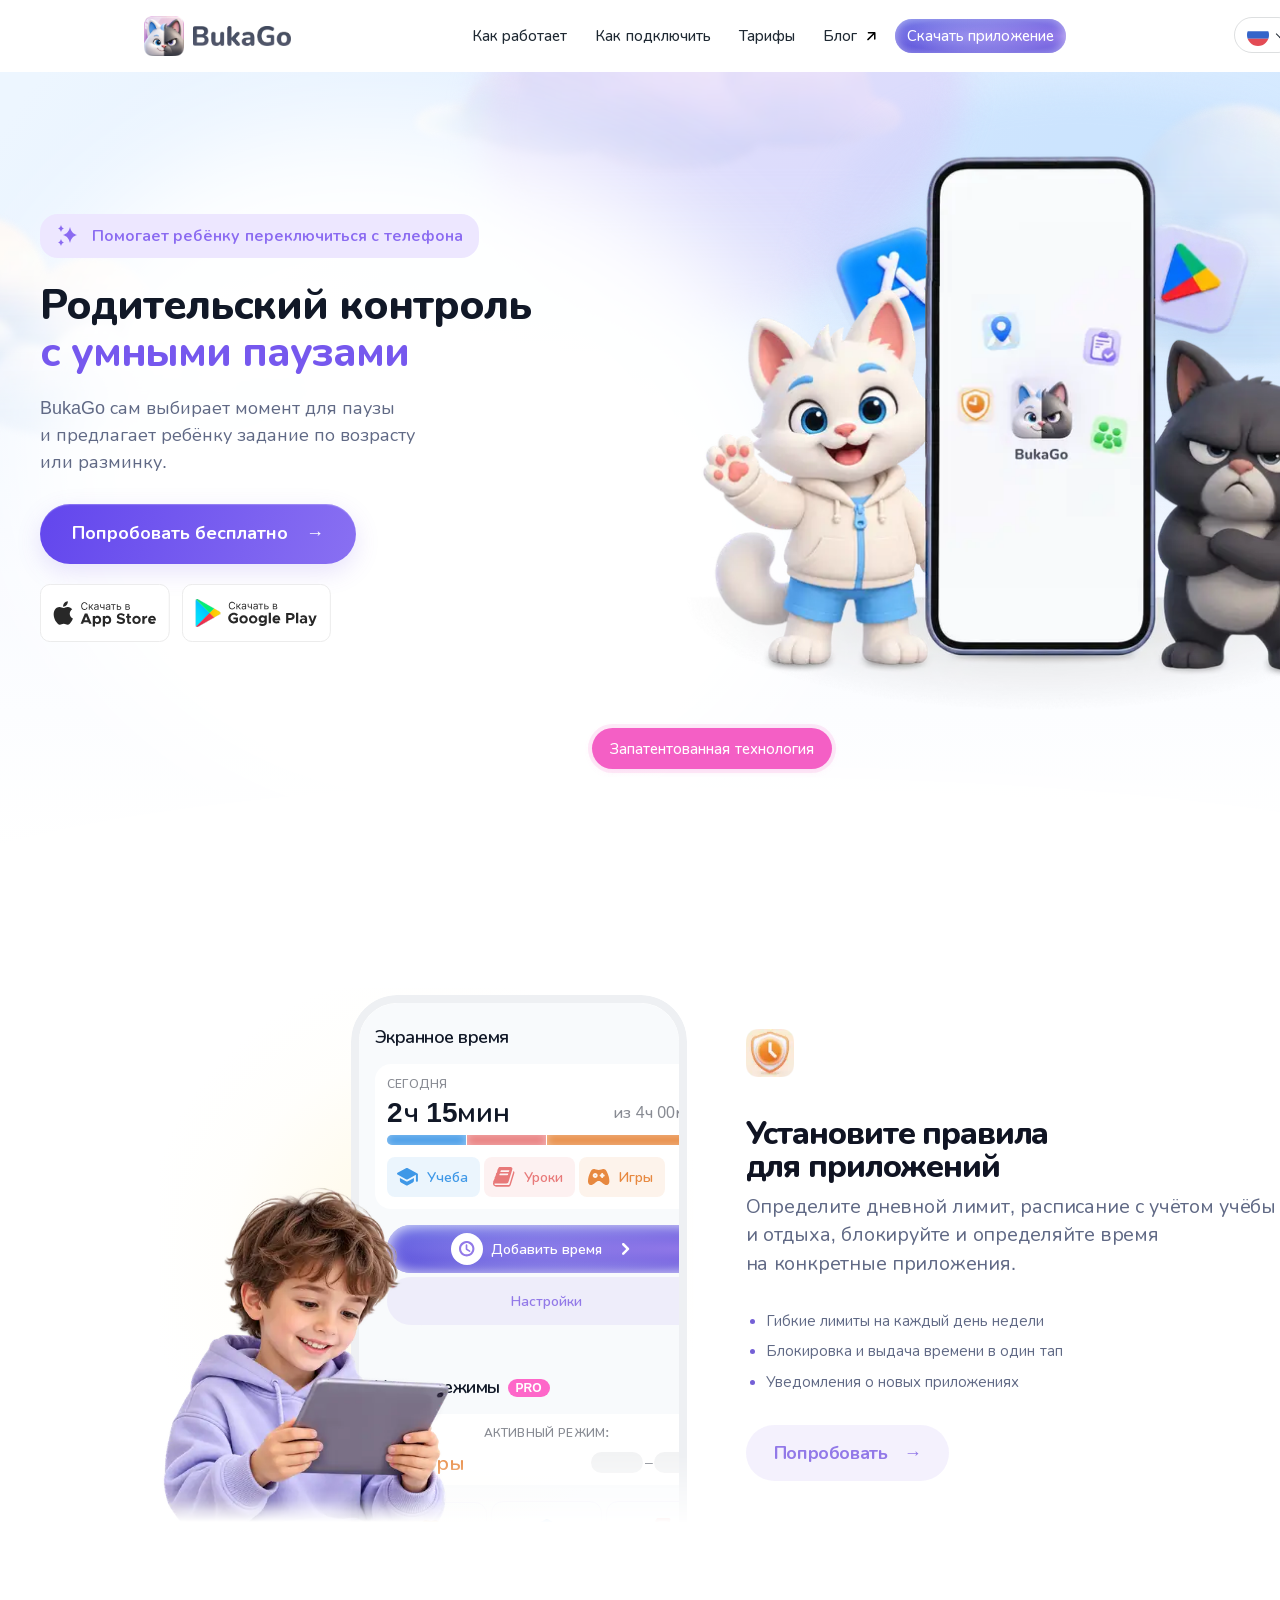
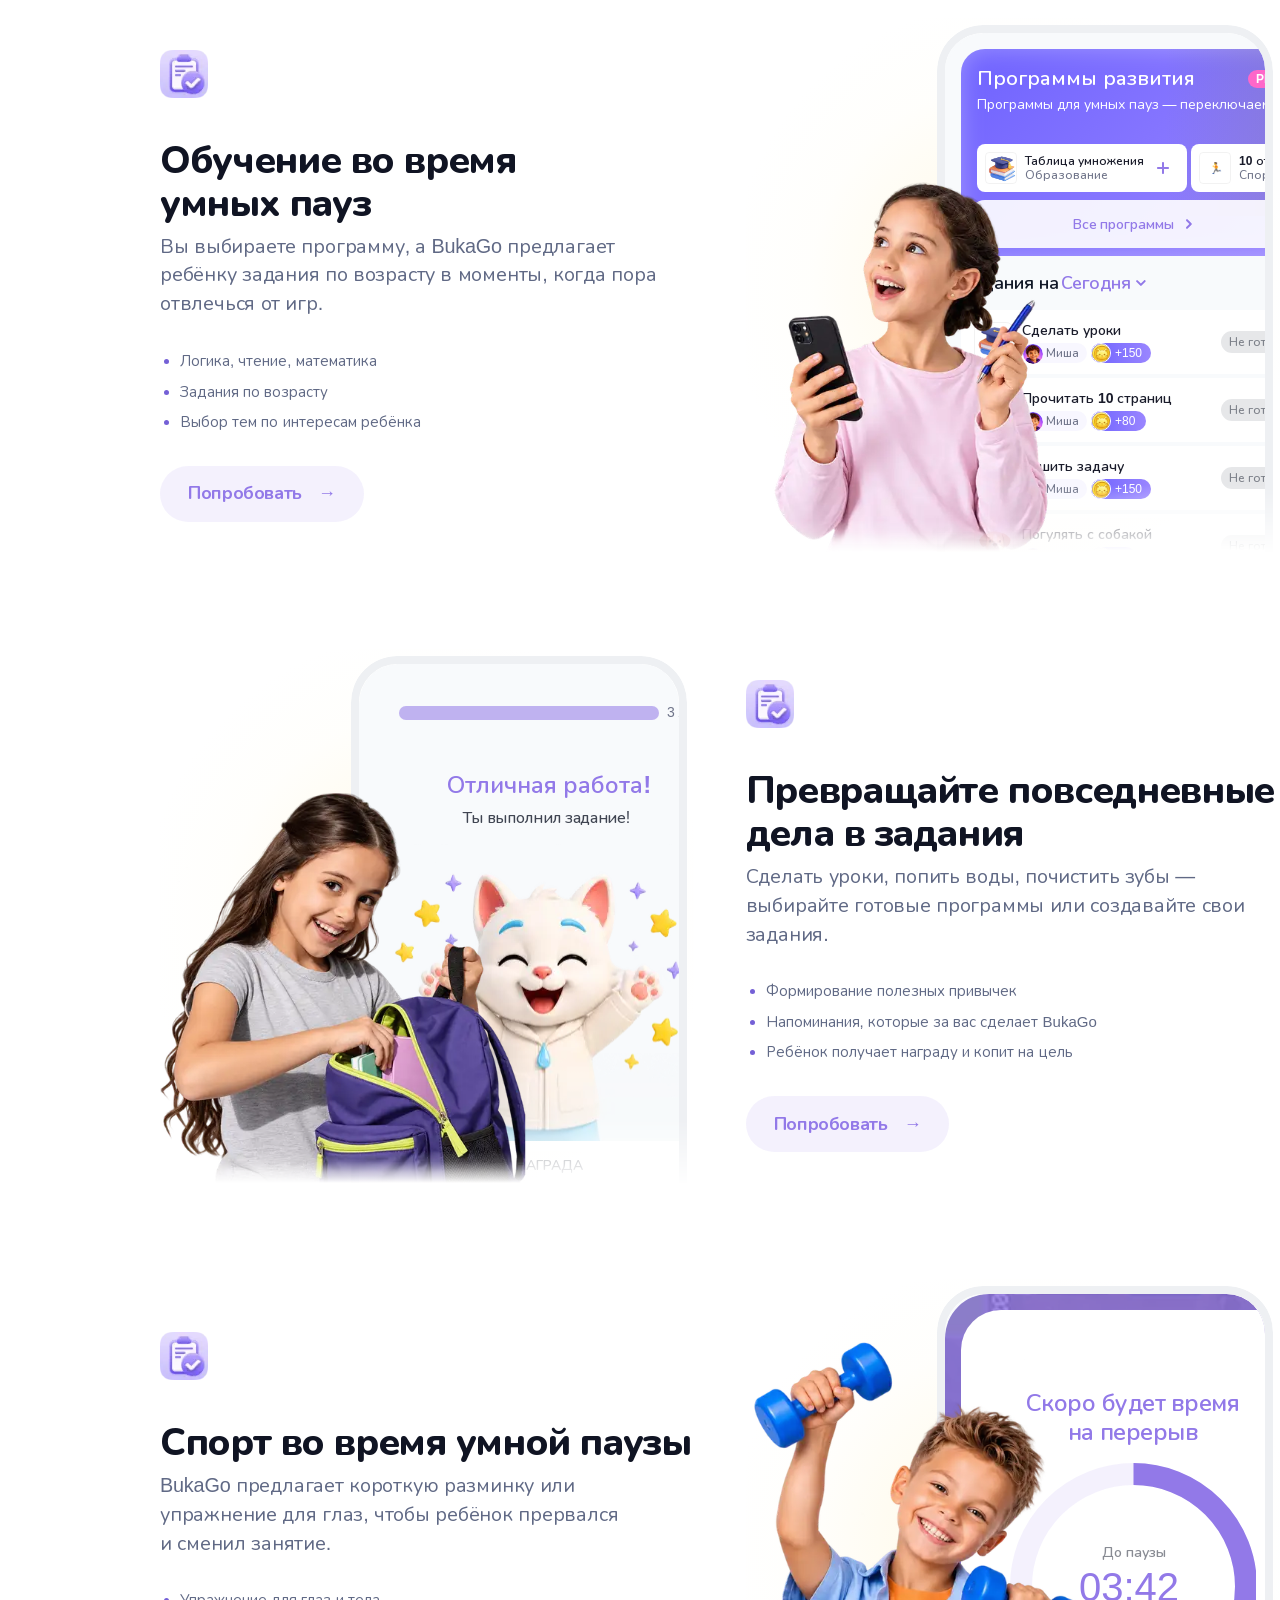
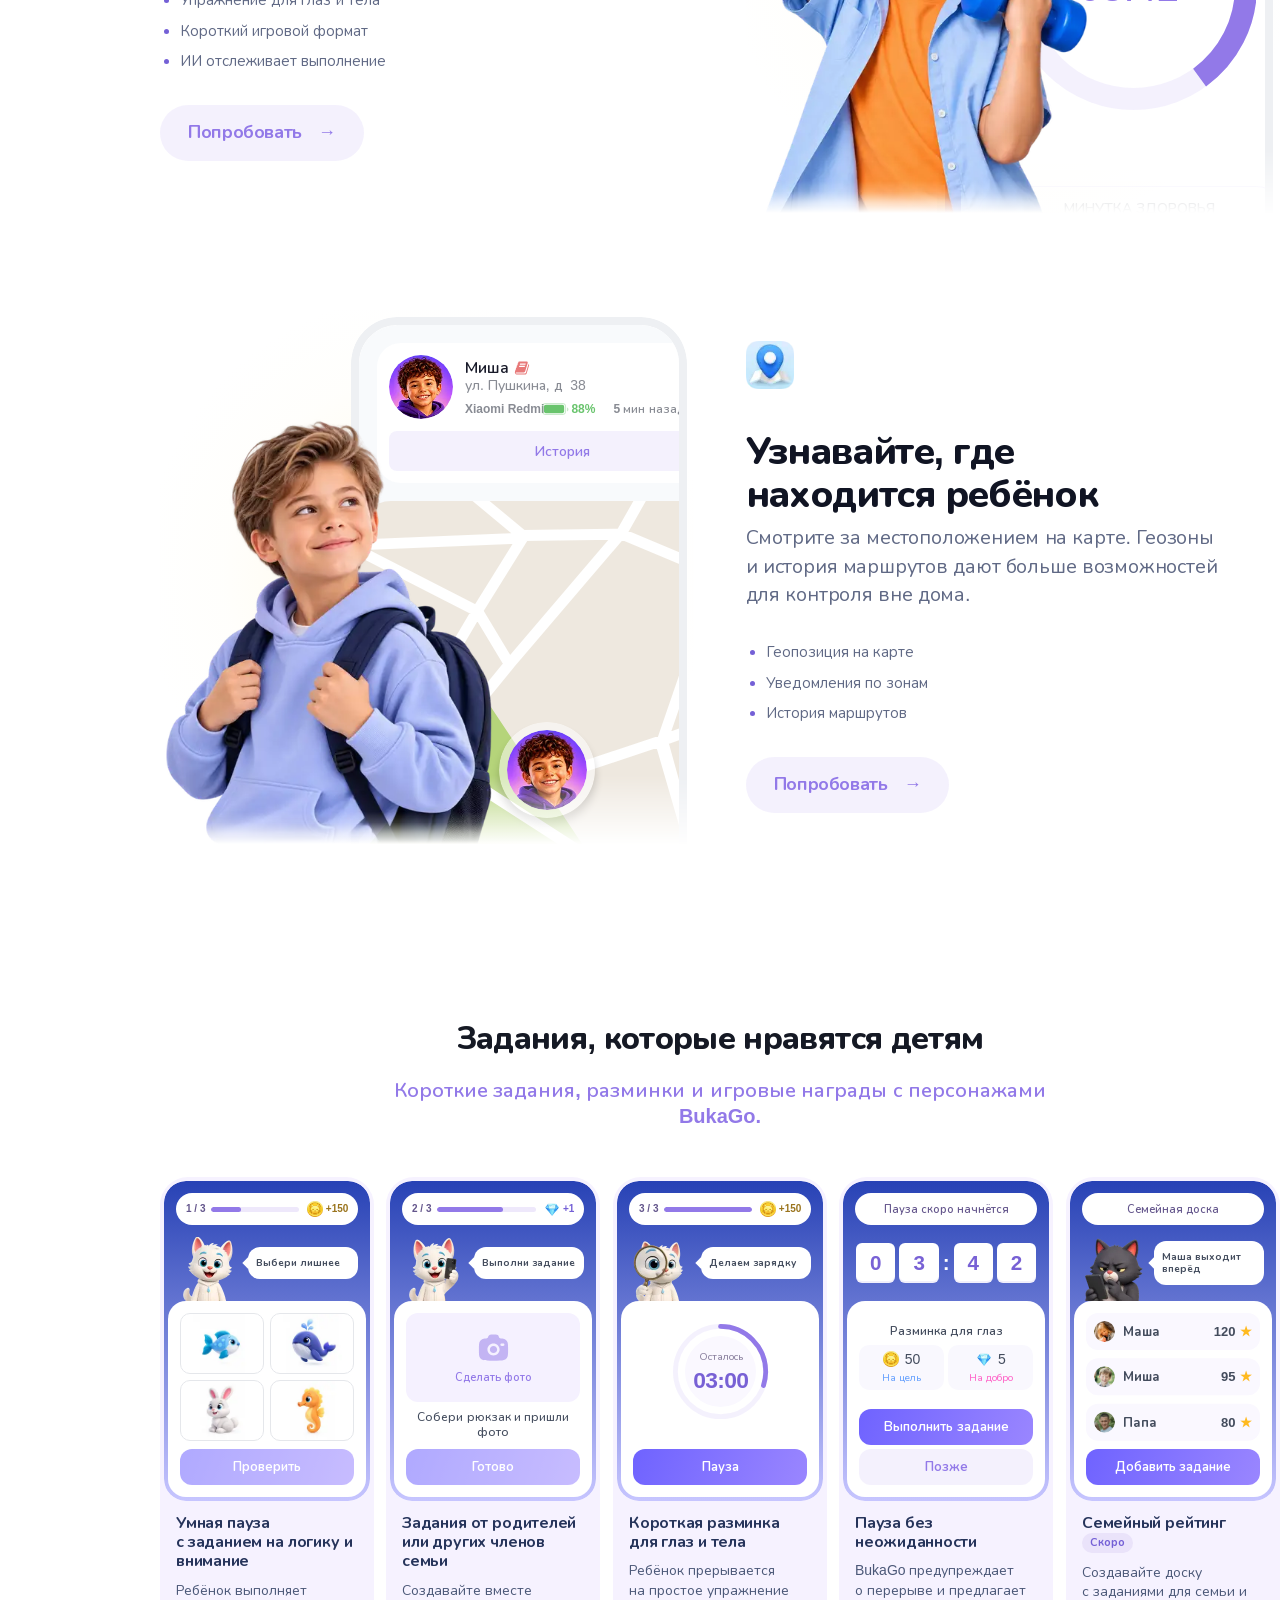
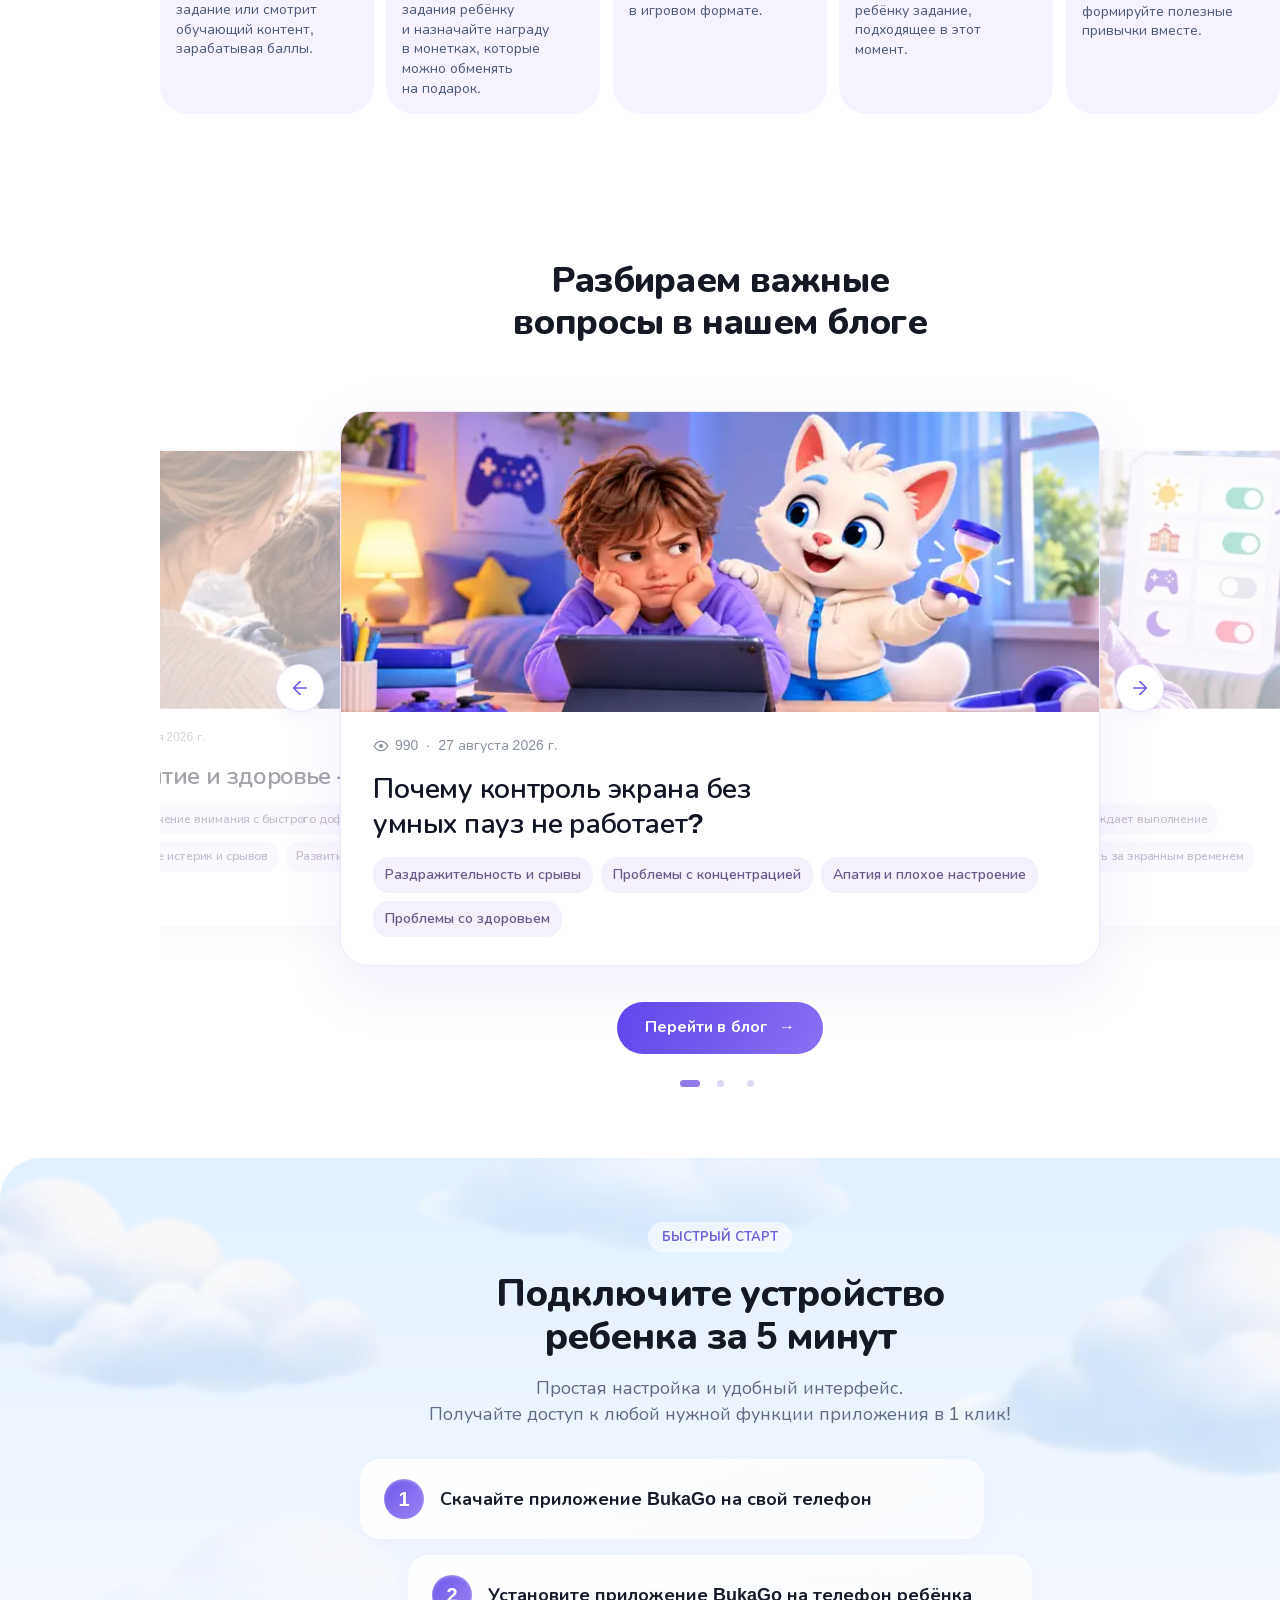
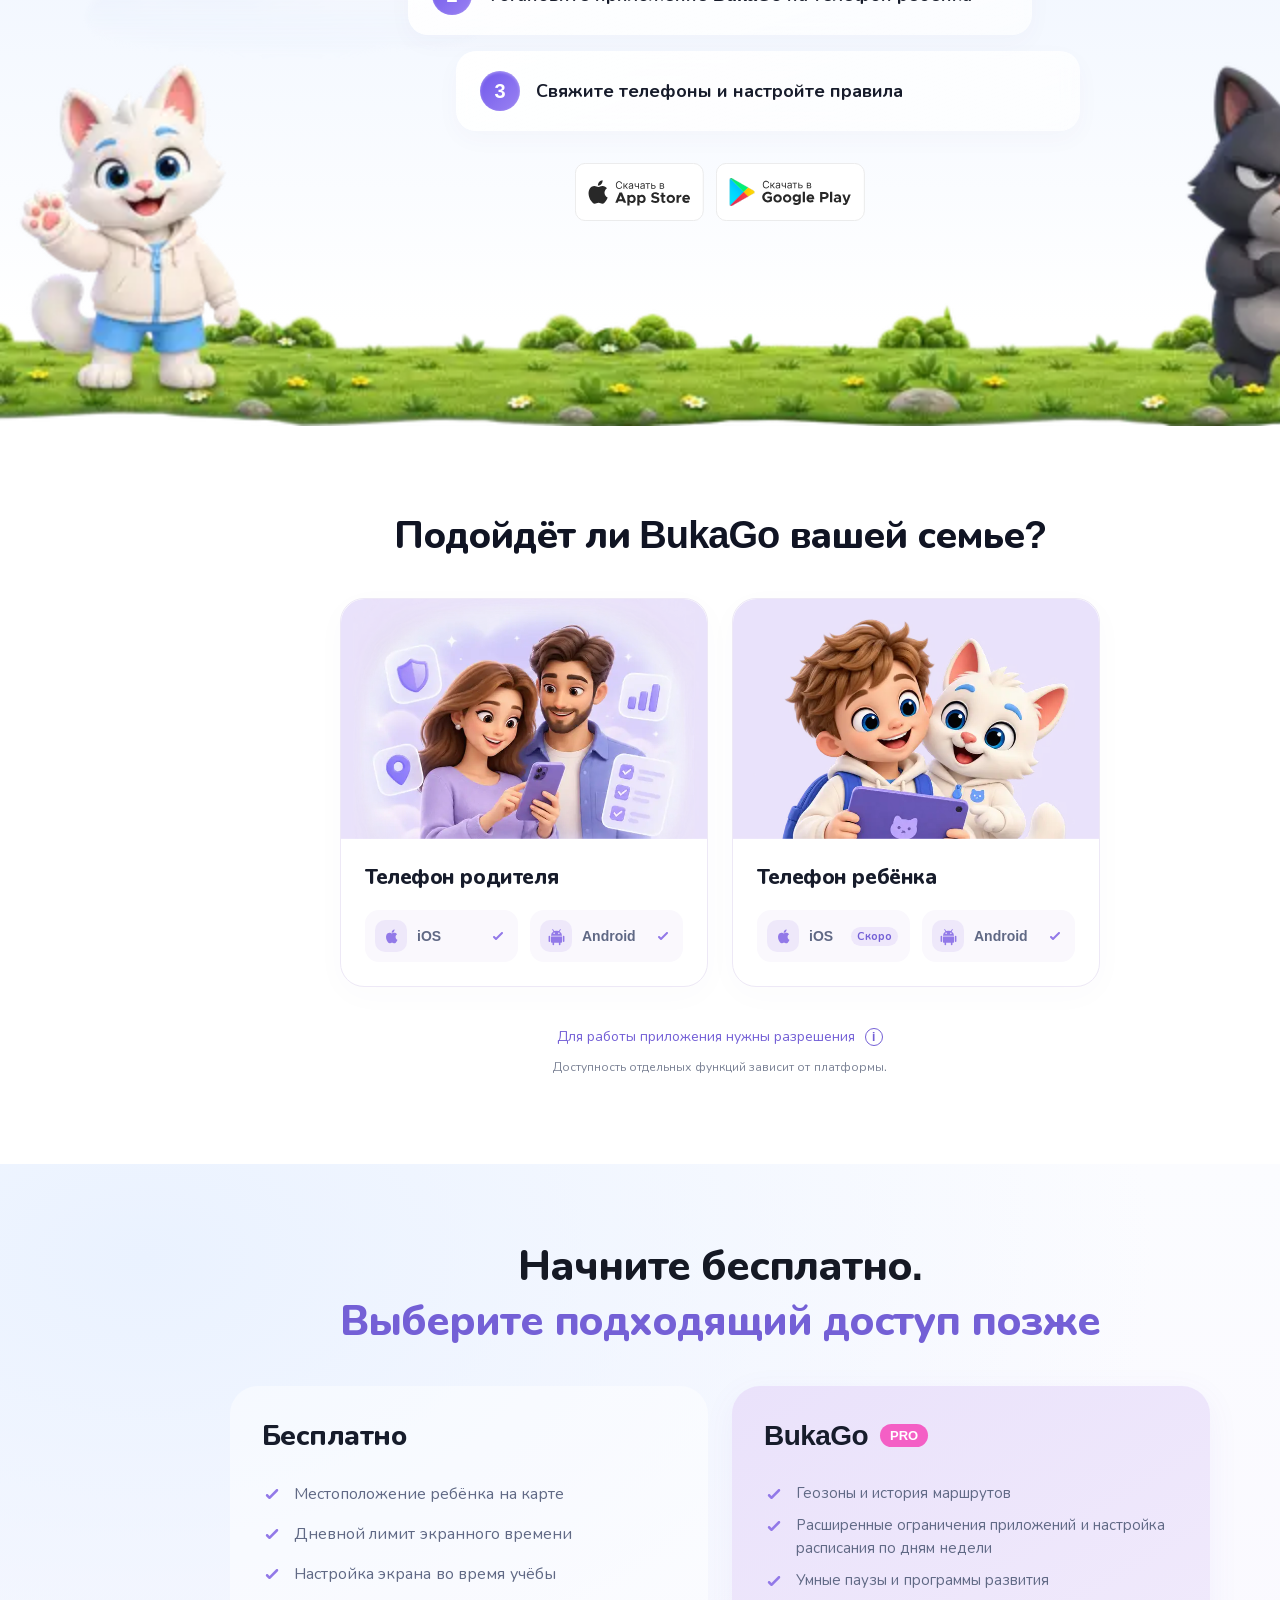
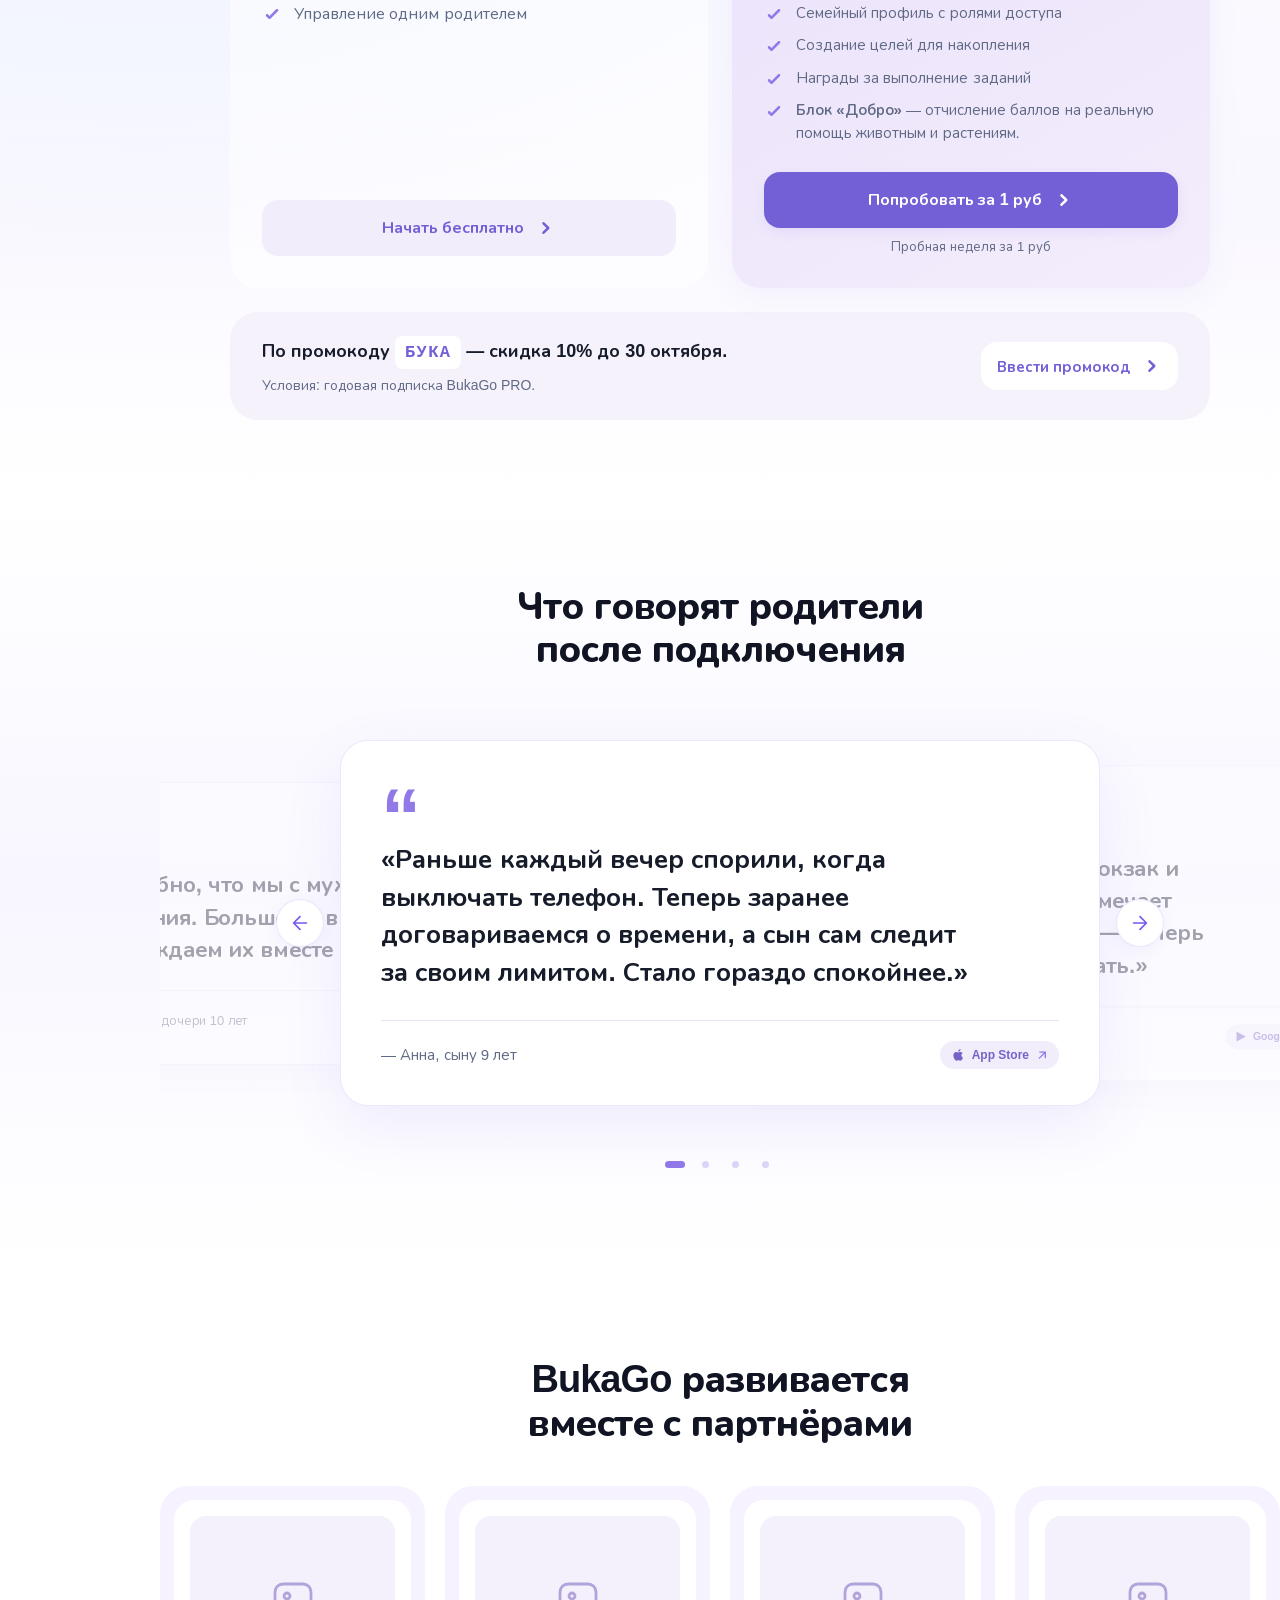
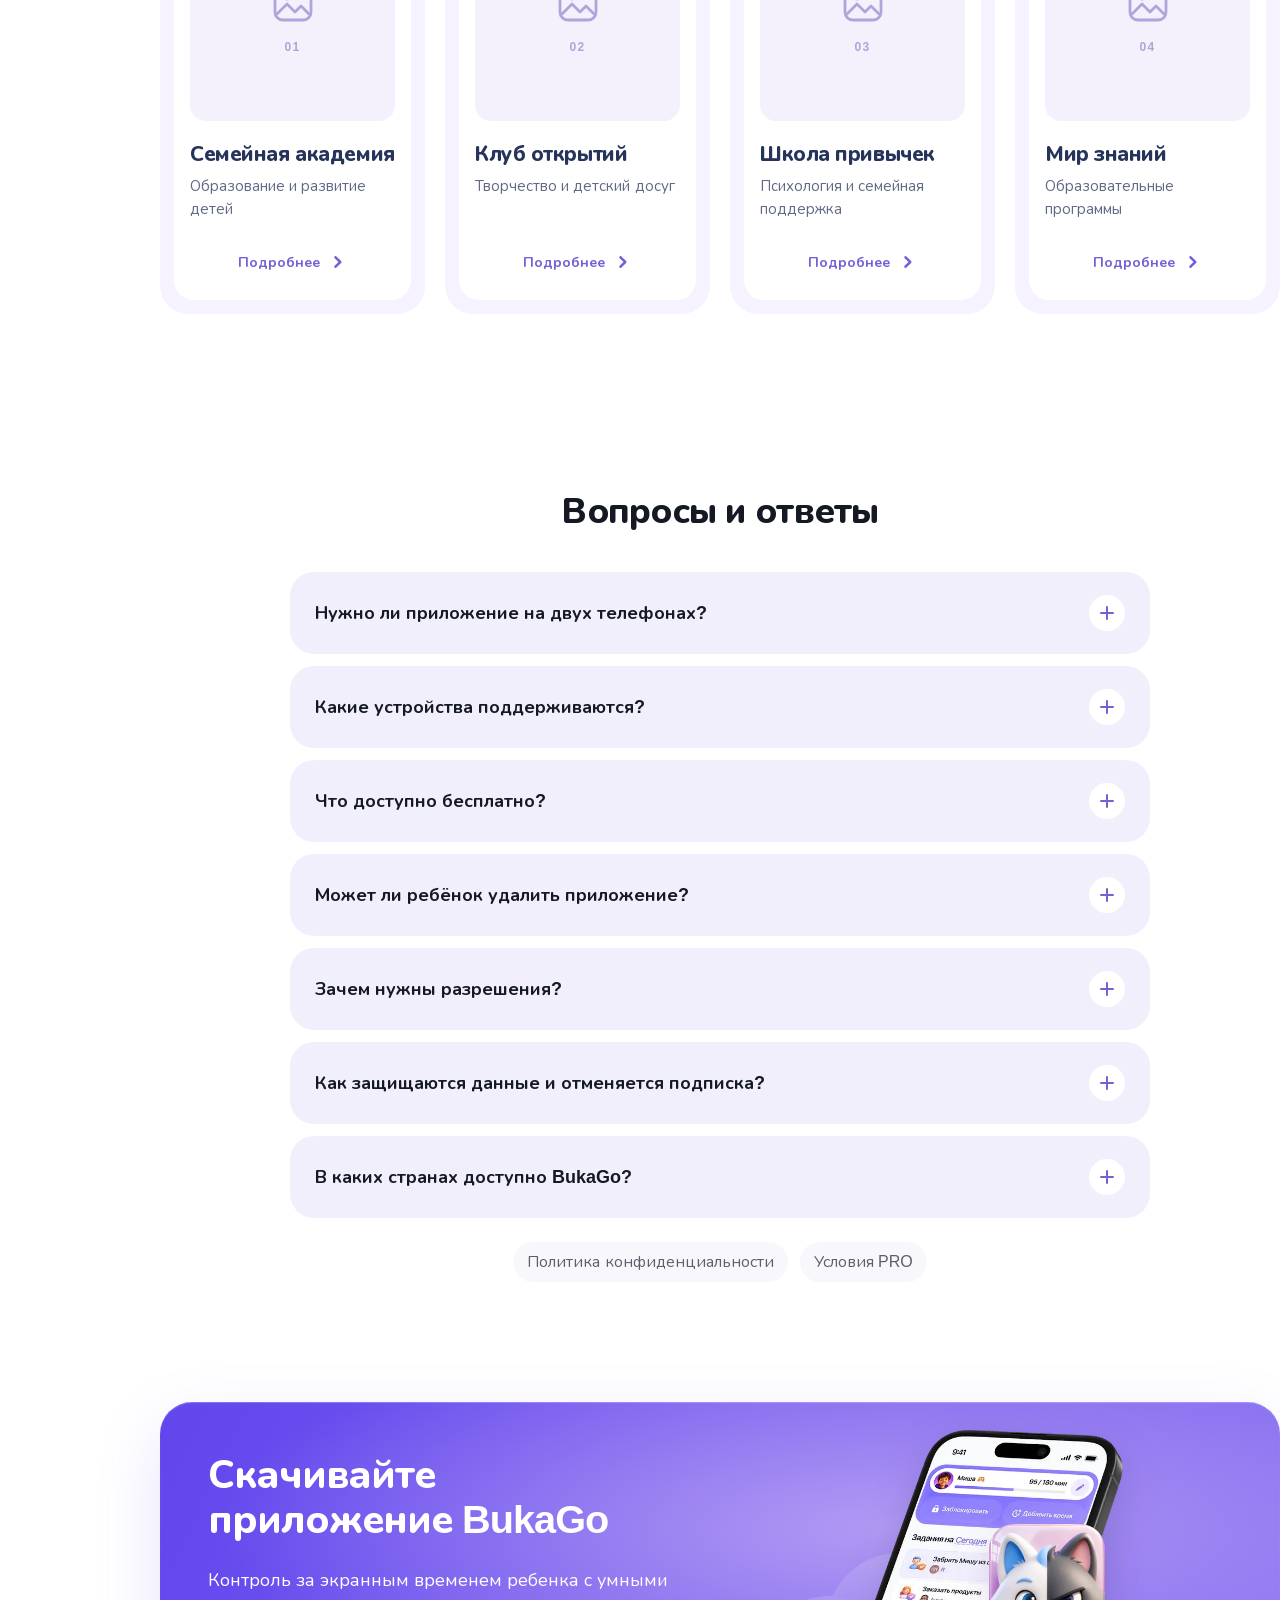
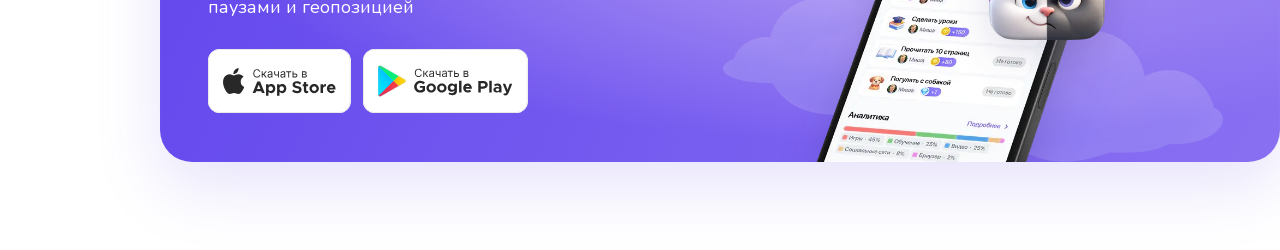
<file: portfolio-assets/bukago/ru.html>
<!doctype html>
<html lang="ru" id="top"><head><meta charset="utf-8"><meta name="viewport" content="width=1440"><meta name="robots" content="noindex"><title>BukaGo design preview</title><link rel="stylesheet" href="site.css"><link rel="stylesheet" href="preview.css"></head><body inert=""><header class="header-module-scss-module__4lyeFq__header"><div class="header-module-scss-module__4lyeFq__inner"><a class="header-module-scss-module__4lyeFq__brand" aria-label="Главная страница" tabindex="-1"><img class="header-module-scss-module__4lyeFq__logoIcon" src="assets/ea6df22ff9eb14.webp" width="40" height="40" alt="" decoding="async" loading="eager"><img class="header-module-scss-module__4lyeFq__wordmark" src="assets/c1ef26cb3d8f96.webp" width="100" height="20" alt="BukaGo" decoding="async" loading="eager"></a><nav id="main-navigation" class="header-module-scss-module__4lyeFq__navigation " aria-label="Главная"><a tabindex="-1">Как работает</a><a tabindex="-1">Как подключить</a><a tabindex="-1">Тарифы</a><a class="header-module-scss-module__4lyeFq__blogLink" tabindex="-1">Блог</a><a class="header-module-scss-module__4lyeFq__download" tabindex="-1">Скачать приложение</a></nav><div class="header-module-scss-module__4lyeFq__actions"><div class="header-module-scss-module__4lyeFq__language"><button type="button" class="header-module-scss-module__4lyeFq__languageTrigger" aria-label="Язык: Русский" aria-expanded="false" aria-controls="header-languages" tabindex="-1"><img class="header-module-scss-module__4lyeFq__flag" src="assets/4ae017adc18788.svg" width="24" height="16" alt="Русский" decoding="async" loading="eager"><span class="header-module-scss-module__4lyeFq__chevron" aria-hidden="true"></span></button></div><button type="button" class="header-module-scss-module__4lyeFq__menuToggle" aria-expanded="false" aria-controls="main-navigation" aria-label="Открыть меню" tabindex="-1"><img src="assets/981480aa119e62.svg" width="16" height="16" alt="" decoding="async" loading="eager"></button></div></div></header><main id="main-content"><section class="hero-composition-module-scss-module__3WbUja__hero" data-locale="ru" data-preview-section="" id="hero"><div class="hero-composition-module-scss-module__3WbUja__sky" aria-hidden="true"><div class="hero-composition-module-scss-module__3WbUja__clouds"><img src="assets/909b11a401d966.webp" width="427" height="170" alt="" style="animation-delay:0s" decoding="async" loading="eager"><img src="assets/c96d45bf0a9e45.webp" width="427" height="170" alt="" style="animation-delay:-5s" decoding="async" loading="eager"><img src="assets/8e98d72262d2c5.webp" width="427" height="170" alt="" style="animation-delay:-10s" decoding="async" loading="eager"><img src="assets/2614bfacef8a9d.webp" width="427" height="170" alt="" style="animation-delay:-15s" decoding="async" loading="eager"><img src="assets/7e4e6dba530010.webp" width="427" height="170" alt="" style="animation-delay:-20s" decoding="async" loading="eager"></div></div><div class="hero-composition-module-scss-module__3WbUja__middle" aria-hidden="true"><i class="hero-composition-module-scss-module__3WbUja__blueShape"></i><i class="hero-composition-module-scss-module__3WbUja__lilacShape"></i><div class="hero-composition-module-scss-module__3WbUja__plant"><i></i><i></i><i></i><span></span></div><div class="hero-composition-module-scss-module__3WbUja__books"><i></i><i></i><i></i></div></div><div class="hero-composition-module-scss-module__3WbUja__lighting" aria-hidden="true"><i class="hero-composition-module-scss-module__3WbUja__textLight"></i><i class="hero-composition-module-scss-module__3WbUja__floorLight"></i></div><div class="container hero-composition-module-scss-module__3WbUja__layout"><div class="hero-composition-module-scss-module__3WbUja__copy"><p data-hero-benefit="true"><svg width="24" height="24" viewBox="0 0 24 24" fill="currentColor" aria-hidden="true"><path d="M14 3c1.4 5 2.8 6.5 7 8-4.2 1.5-5.6 3-7 8-1.4-5-2.8-6.5-7-8 4.2-1.5 5.6-3 7-8ZM5 1c.6 2.1 1.2 2.7 3 3.5C6.2 5.3 5.6 5.9 5 8c-.6-2.1-1.2-2.7-3-3.5C3.8 3.7 4.4 3.1 5 1ZM5 15c.6 2.1 1.2 2.7 3 3.5C6.2 19.3 5.6 19.9 5 22c-.6-2.1-1.2-2.7-3-3.5C3.8 17.7 4.4 17.1 5 15Z"></path></svg><strong><span>Помогает ребёнку</span> <span>переключиться с&nbsp;телефона</span></strong></p><h1>Родительский контроль <span>с&nbsp;умными паузами</span></h1><p>BukaGo сам выбирает момент для&nbsp;паузы и&nbsp;предлагает ребёнку задание по&nbsp;возрасту или&nbsp;разминку.</p><a tabindex="-1">Попробовать бесплатно<!-- --> <span aria-hidden="true">→</span></a><div class="store-links"><a class="button button-secondary" rel="noopener noreferrer" data-goal="click-download-app-store" aria-label="Скачать в App Store" tabindex="-1"><img src="assets/aee7653da4ed41.svg" width="152" height="68" alt="App Store" decoding="async" loading="eager"></a><a class="button button-secondary" rel="noopener noreferrer" data-goal="click-download-google-play" aria-label="Скачать в Google Play" tabindex="-1"><img src="assets/079fb27fd51bf7.svg" width="175" height="68" alt="Google Play" decoding="async" loading="eager"></a></div></div><div class="hero-composition-module-scss-module__3WbUja__sceneViewport"><div class="hero-composition-module-scss-module__3WbUja__scene"><div class="hero-composition-module-scss-module__3WbUja__decor" aria-hidden="true" style="--decor-image:url(&quot;assets/e1b6bca1f6f04d.webp&quot;)"><div class="hero-composition-module-scss-module__3WbUja__decorFloat"><div class="hero-composition-module-scss-module__3WbUja__decorReveal"><img src="assets/e1b6bca1f6f04d.webp" width="1260" height="1200" alt="" decoding="async" loading="eager"><div class="hero-composition-module-scss-module__3WbUja__decorSheen"></div></div></div></div><picture class="hero-composition-module-scss-module__3WbUja__foreground"><img src="assets/9c8acf2389bf55.webp" width="1260" height="1200" alt="Персонажи BukaGo рядом с экраном приложения родительского контроля" fetchpriority="high" decoding="async" loading="eager"></picture><div class="hero-composition-module-scss-module__3WbUja__screenSlot"><div class="hero-composition-module-scss-module__3WbUja__screenScale"><div class="hero-app-screen-module-scss-module__qsybrq__screen" lang="ru" data-animate="true"><div style="position:absolute;left:0;top:0;width:359px;height:835px;box-sizing:border-box;overflow:hidden;border-radius:46px 46px 46px 46px;background:transparent;box-shadow:none" data-figma-node="3888:65852"><div style="position:absolute;left:0;top:0;width:359px;height:741.1956px;box-sizing:border-box" data-figma-node="3888:65854"><div class="hero-app-screen-module-scss-module__qsybrq__bodyEntrance" style="position:absolute;left:0;top:0;width:359px;height:145.4875px;box-sizing:border-box;--body-delay:1320ms" data-figma-node="3888:65855"><div style="position:absolute;left:15.3101px;top:15.3101px;width:328.38px;height:130.1775px;box-sizing:border-box;border-radius:30.63px 30.63px 30.63px 30.63px;background:linear-gradient(135.0deg, rgba(111,99,255,1) 0%, rgba(154,134,255,1) 100%);box-shadow:inset 0px 0px 22.97249984741211px 0px rgba(255,255,255,0.3)" data-figma-node="3888:65856"><div style="position:absolute;left:7.6577px;top:7.6575px;width:313.065px;height:53.6025px;box-sizing:border-box;border-radius:956.2303px 956.2303px 956.2303px 956.2303px;background:rgba(255,255,255,1)" data-figma-node="I3888:65856;387:3931"><div style="position:absolute;left:7.6577px;top:7.6575px;width:38.2875px;height:38.2875px;box-sizing:border-box;border-radius:19.1437px 19.1437px 19.1437px 19.1437px;background:rgba(111,99,255,0.12)" data-figma-node="I3888:65856;387:3931;387:3350"><div style="position:absolute;left:0;top:0;width:38.2875px;height:38.2875px;box-sizing:border-box;overflow:hidden;border-radius:9571.875px 9571.875px 9571.875px 9571.875px" data-figma-node="I3888:65856;387:3931;387:3350;387:2304"><div style="position:absolute;left:0;top:0;width:38.2875px;height:38.2875px;box-sizing:border-box;border-radius:957.1875px 957.1875px 957.1875px 957.1875px" data-figma-node="I3888:65856;387:3931;387:3350;387:2487"><img class="hero-app-screen-module-scss-module__qsybrq__asset" src="assets/1f5b4d376feb3e.webp" width="38.2875" height="38.2875" alt="" draggable="false" decoding="async" loading="eager"></div></div></div><div style="position:absolute;left:53.6025px;top:11.9648px;width:205.86px;height:29.6728px;box-sizing:border-box" data-figma-node="I3888:65856;387:3931;387:3351"><div style="position:absolute;left:0;top:0;width:205.86px;height:16.2722px;box-sizing:border-box" data-figma-node="I3888:65856;387:3931;387:3352"><div style="position:absolute;left:0;top:0.136px;width:57.1437px;height:16px;box-sizing:border-box" data-figma-node="I3888:65856;387:3931;387:3353"><div style="position:absolute;left:0;top:0;width:38px;height:16px;box-sizing:border-box" data-figma-node="I3888:65856;387:3931;387:3353;1:636"><div style="position:absolute;left:0;top:0;width:38px;height:16px;box-sizing:border-box;color:rgba(25,27,42,1);font-size:13.40062427520752px;font-weight:600;text-align:left;white-space:pre;margin:0;line-height:16.0px;letter-spacing:0" data-figma-node="I3888:65856;387:3931;387:3353;1:636;1:632"><span class="hero-app-screen-module-scss-module__qsybrq__label" title="Миша">Миша</span></div></div><div style="position:absolute;left:41.8286px;top:0.3425px;width:15.315px;height:15.315px;box-sizing:border-box;overflow:hidden" data-figma-node="I3888:65856;387:3931;387:3353;1:646"><div style="position:absolute;left:0.8403px;top:2.5525px;width:13.6341px;height:10.21px;box-sizing:border-box;border-radius:1.9144px 1.9144px 1.9144px 1.9144px" data-figma-node="I3888:65856;387:3931;387:3353;1:646;2665:42593"><img class="hero-app-screen-module-scss-module__qsybrq__asset" src="assets/4e52e1d0fab428.svg" width="13.6341" height="10.21" alt="" draggable="false" decoding="async" loading="eager"></div></div></div><div style="position:absolute;left:128.0312px;top:0.136px;width:77.8288px;height:16px;box-sizing:border-box" data-figma-node="I3888:65856;387:3931;387:3354"><div style="position:absolute;left:0;top:0;width:17px;height:16px;box-sizing:border-box" data-figma-node="I3888:65856;387:3931;387:3355"><div style="position:absolute;left:0;top:0;width:17px;height:16px;box-sizing:border-box" data-figma-node="I3888:65856;387:3931;387:3355;1:636"><div style="position:absolute;left:0;top:0;width:17px;height:16px;box-sizing:border-box;color:rgba(25,27,42,1);font-size:13.40062427520752px;font-weight:600;text-align:left;white-space:pre;margin:0;line-height:16.0px;letter-spacing:0" data-figma-node="I3888:65856;387:3931;387:3355;1:636;1:632"><span class="hero-app-screen-module-scss-module__qsybrq__label" title="95">95</span></div></div></div><div style="position:absolute;left:18.9146px;top:0;width:5px;height:16px;box-sizing:border-box" data-figma-node="I3888:65856;387:3931;387:3356"><div style="position:absolute;left:0;top:0;width:5px;height:16px;box-sizing:border-box" data-figma-node="I3888:65856;387:3931;387:3356;1:636"><div style="position:absolute;left:0;top:0;width:5px;height:16px;box-sizing:border-box;color:rgba(25,27,42,1);font-size:13.40062427520752px;font-weight:600;text-align:left;white-space:pre;margin:0;line-height:16.0px;letter-spacing:0" data-figma-node="I3888:65856;387:3931;387:3356;1:636;1:632"><span class="hero-app-screen-module-scss-module__qsybrq__label" title="/">/</span></div></div></div><div style="position:absolute;left:25.8286px;top:0;width:52px;height:16px;box-sizing:border-box" data-figma-node="I3888:65856;387:3931;387:3357"><div style="position:absolute;left:0;top:0;width:52px;height:16px;box-sizing:border-box" data-figma-node="I3888:65856;387:3931;387:3357;1:636"><div style="position:absolute;left:0;top:0;width:52px;height:16px;box-sizing:border-box;color:rgba(25,27,42,1);font-size:13.40062427520752px;font-weight:600;text-align:left;white-space:pre;margin:0;line-height:16.0px;letter-spacing:0" data-figma-node="I3888:65856;387:3931;387:3357;1:636;1:632"><span class="hero-app-screen-module-scss-module__qsybrq__label" title="180 мин">180 мин</span></div></div></div></div></div><div style="position:absolute;left:0;top:23.9297px;width:205.86px;height:5.7431px;box-sizing:border-box;overflow:hidden;border-radius:956.2303px 956.2303px 956.2303px 956.2303px;background:rgba(0,0,0,0.08)" data-figma-node="I3888:65856;387:3931;387:3358"><div style="position:absolute;left:0;top:0;width:99.2383px;height:5.7431px;box-sizing:border-box;border-radius:956.2303px 956.2303px 956.2303px 956.2303px;background:linear-gradient(90.0deg, rgba(111,99,255,1) 0%, rgba(154,134,255,1) 100%)" data-figma-node="I3888:65856;387:3931;387:3358;387:3343"></div></div></div><div style="position:absolute;left:267.1201px;top:7.6575px;width:38.2875px;height:38.2875px;box-sizing:border-box;border-radius:19.1437px 19.1437px 19.1437px 19.1437px;background:rgba(111,99,255,0.12)" data-figma-node="I3888:65856;387:3931;387:3359"><div style="position:absolute;left:9.5718px;top:9.5718px;width:19.1437px;height:19.1437px;box-sizing:border-box;overflow:hidden" data-figma-node="I3888:65856;387:3931;387:3359;387:3334"></div></div></div><div style="position:absolute;left:7.6577px;top:68.9175px;width:313.065px;height:53.6025px;box-sizing:border-box" data-figma-node="I3888:65856;387:3932"><div style="position:absolute;left:0;top:0;width:154.6181px;height:53.6025px;box-sizing:border-box;border-radius:95.7188px 95.7188px 95.7188px 95.7188px;background:rgba(255,255,255,0.1)" data-figma-node="I3888:65856;387:4109"><div style="position:absolute;left:15.9082px;top:17.2295px;width:19.1437px;height:19.1437px;box-sizing:border-box;overflow:hidden" data-figma-node="I3888:65856;387:4109;387:4039"></div><div style="position:absolute;left:35.0522px;top:18.8013px;width:103.6575px;height:16px;box-sizing:border-box" data-figma-node="I3888:65856;387:4109;387:4040"><div style="position:absolute;left:0;top:0;width:103.6575px;height:16px;box-sizing:border-box" data-figma-node="I3888:65856;387:4109;387:4040;1:636"><div style="position:absolute;left:3.8286px;top:0;width:96px;height:16px;box-sizing:border-box;color:rgba(255,255,255,1);font-size:13.40062427520752px;font-weight:600;text-align:left;white-space:pre;margin:0;line-height:16.0px;letter-spacing:0.0em" data-figma-node="I3888:65856;387:4109;387:4040;1:636;1:632"><span class="hero-app-screen-module-scss-module__qsybrq__label" title="Заблокировать">Заблокировать</span></div></div></div></div><div style="position:absolute;left:158.4468px;top:0;width:154.6181px;height:53.6025px;box-sizing:border-box;border-radius:95.7188px 95.7188px 95.7188px 95.7188px;background:rgba(255,255,255,0.1)" data-figma-node="I3888:65856;387:4128"><div style="position:absolute;left:12.4082px;top:17.2295px;width:19.1437px;height:19.1437px;box-sizing:border-box;overflow:hidden" data-figma-node="I3888:65856;387:4128;387:4039"></div><div style="position:absolute;left:31.5522px;top:18.8013px;width:110.6575px;height:16px;box-sizing:border-box" data-figma-node="I3888:65856;387:4128;387:4040"><div style="position:absolute;left:0;top:0;width:110.6575px;height:16px;box-sizing:border-box" data-figma-node="I3888:65856;387:4128;387:4040;1:636"><div style="position:absolute;left:3.8286px;top:0;width:103px;height:16px;box-sizing:border-box;color:rgba(255,255,255,1);font-size:13.40062427520752px;font-weight:600;text-align:left;white-space:pre;margin:0;line-height:16.0px;letter-spacing:0.0em" data-figma-node="I3888:65856;387:4128;387:4040;1:636;1:632"><span class="hero-app-screen-module-scss-module__qsybrq__label" title="Добавить время">Добавить время</span></div></div></div></div></div></div></div><div class="hero-app-screen-module-scss-module__qsybrq__bodyEntrance" style="position:absolute;left:0;top:145.4875px;width:359px;height:177.9787px;box-sizing:border-box;--body-delay:1395ms" data-figma-node="3888:65857"><div style="position:absolute;left:15.3149px;top:15.3147px;width:328.37px;height:21px;box-sizing:border-box" data-figma-node="3888:65858"><div style="position:absolute;left:0;top:0;width:239.74px;height:21px;box-sizing:border-box" data-figma-node="3888:65859"><div style="position:absolute;left:0;top:0;width:86px;height:21px;box-sizing:border-box" data-figma-node="3888:65860"><div style="position:absolute;left:0;top:0;width:86px;height:21px;box-sizing:border-box" data-figma-node="I3888:65860;1:636"><div style="position:absolute;left:0;top:0;width:86px;height:21px;box-sizing:border-box;color:rgba(17,24,39,1);font-size:17.229373931884766px;font-weight:600;text-align:left;white-space:pre;margin:0;line-height:21.0px;letter-spacing:-0.03em" data-figma-node="I3888:65860;1:636;1:632"><span class="hero-app-screen-module-scss-module__qsybrq__label" title="Задания на ">Задания на </span></div></div></div><div style="position:absolute;left:89.8286px;top:0;width:84.1438px;height:21px;box-sizing:border-box" data-figma-node="3888:65861"><div style="position:absolute;left:0;top:0;width:65px;height:21px;box-sizing:border-box" data-figma-node="I3888:65861;1:636"><div style="position:absolute;left:0;top:0;width:65px;height:21px;box-sizing:border-box;color:rgba(146,121,232,1);font-size:17.229373931884766px;font-weight:600;text-align:left;white-space:pre;margin:0;line-height:21.0px;letter-spacing:-0.03em" data-figma-node="I3888:65861;1:636;1:632"><span class="hero-app-screen-module-scss-module__qsybrq__label" title="Сегодня">Сегодня</span></div></div><div style="position:absolute;left:68.8286px;top:2.8425px;width:15.315px;height:15.315px;box-sizing:border-box;overflow:hidden" data-figma-node="I3888:65861;1:646"></div></div></div><div style="position:absolute;left:247.3975px;top:2.5px;width:80.9725px;height:16px;box-sizing:border-box" data-figma-node="3888:65862"><div style="position:absolute;left:0;top:0.3425px;width:15.315px;height:15.315px;box-sizing:border-box;overflow:hidden" data-figma-node="I3888:65862;1:643"></div><div style="position:absolute;left:15.3149px;top:0;width:65.6575px;height:16px;box-sizing:border-box" data-figma-node="I3888:65862;1:636"><div style="position:absolute;left:3.8286px;top:0;width:58px;height:16px;box-sizing:border-box;color:rgba(146,121,232,1);font-size:13.40062427520752px;font-weight:600;text-align:left;white-space:pre;margin:0;line-height:16.0px;letter-spacing:-0.03em" data-figma-node="I3888:65862;1:636;1:632"><span class="hero-app-screen-module-scss-module__qsybrq__label" title="Добавить">Добавить</span></div></div></div></div><div style="position:absolute;left:15.3149px;top:51.6299px;width:328.37px;height:126.3487px;box-sizing:border-box" data-figma-node="3888:65863"><div style="position:absolute;left:0;top:0;width:328.3153px;height:61.26px;box-sizing:border-box;border-radius:11.4862px 11.4862px 11.4862px 11.4862px;background:rgba(255,255,255,1)" data-figma-node="3888:65864"><div style="position:absolute;left:12.4434px;top:11.4863px;width:236.1134px;height:38.2875px;box-sizing:border-box" data-figma-node="I3888:65864;387:4565"><div style="position:absolute;left:0;top:0;width:38.2875px;height:38.2875px;box-sizing:border-box;overflow:hidden;border-radius:7.6575px 7.6575px 7.6575px 7.6575px;outline:0.9571874737739563px solid rgba(0,0,0,0.05);outline-offset:-0.9571874737739564px" data-figma-node="I3888:65864;387:4566"><div style="position:absolute;left:0;top:0;width:38.2875px;height:38.2875px;box-sizing:border-box" data-figma-node="I3888:65864;387:4728"><img class="hero-app-screen-module-scss-module__qsybrq__asset" src="assets/e92d0885802af4.webp" width="38.2875" height="38.2875" alt="" draggable="false" decoding="async" loading="eager"></div></div><div style="position:absolute;left:45.9448px;top:-0.3425px;width:190.1684px;height:38.9725px;box-sizing:border-box" data-figma-node="I3888:65864;387:4567"><div style="position:absolute;left:0;top:0;width:190.1684px;height:16px;box-sizing:border-box" data-figma-node="I3888:65864;387:4712"><div style="position:absolute;left:0;top:0;width:190.1684px;height:16px;box-sizing:border-box" data-figma-node="I3888:65864;387:4712;1:636"><div style="position:absolute;left:0;top:0;width:190.1684px;height:16px;box-sizing:border-box;color:rgba(25,27,42,1);font-size:13.40062427520752px;font-weight:600;text-align:left;white-space:pre;margin:0;line-height:16.0px;letter-spacing:0" data-figma-node="I3888:65864;387:4712;1:636;1:632"><span class="hero-app-screen-module-scss-module__qsybrq__label" title="Сделать уроки">Сделать уроки</span></div></div></div><div style="position:absolute;left:0;top:19.8289px;width:190.1684px;height:19.1437px;box-sizing:border-box" data-figma-node="I3888:65864;387:4570"><div style="position:absolute;left:0;top:0;width:62.63px;height:19.1437px;box-sizing:border-box;border-radius:956.2303px 956.2303px 956.2303px 956.2303px;background:rgba(111,99,255,0.05)" data-figma-node="I3888:65864;387:4571"><div style="position:absolute;left:0;top:0;width:19.1437px;height:19.1437px;box-sizing:border-box;border-radius:19.1437px 19.1437px 19.1437px 19.1437px;background:rgba(111,99,255,0.12);outline:0.9571874737739563px solid rgba(255,255,255,1);outline-offset:-0.9571874737739564px" data-figma-node="I3888:65864;387:4624"><div style="position:absolute;left:0;top:0;width:19.1437px;height:19.1437px;box-sizing:border-box;overflow:hidden;border-radius:9571.875px 9571.875px 9571.875px 9571.875px" data-figma-node="I3888:65864;387:4624;387:2304"><div style="position:absolute;left:0;top:0;width:19.1437px;height:19.1437px;box-sizing:border-box;border-radius:957.1875px 957.1875px 957.1875px 957.1875px" data-figma-node="I3888:65864;387:4624;387:2487"><img class="hero-app-screen-module-scss-module__qsybrq__asset" src="assets/1f5b4d376feb3e.webp" width="19.1437" height="19.1437" alt="" draggable="false" decoding="async" loading="eager"></div></div></div><div style="position:absolute;left:19.1436px;top:2.5718px;width:43.4862px;height:14px;box-sizing:border-box" data-figma-node="I3888:65864;387:4633"><div style="position:absolute;left:0;top:0;width:43.4862px;height:14px;box-sizing:border-box" data-figma-node="I3888:65864;387:4633;1:636"><div style="position:absolute;left:3.8286px;top:0;width:32px;height:14px;box-sizing:border-box;color:rgba(111,116,137,1);font-size:11.486249923706056px;font-weight:500;text-align:left;white-space:pre;margin:0;line-height:14.0px;letter-spacing:0" data-figma-node="I3888:65864;387:4633;1:636;1:632"><span class="hero-app-screen-module-scss-module__qsybrq__label" title="Миша">Миша</span></div></div></div></div><div style="position:absolute;left:66.459px;top:0;width:57.63px;height:19.1437px;box-sizing:border-box;border-radius:956.2303px 956.2303px 956.2303px 956.2303px;background:linear-gradient(90.0deg, rgba(111,99,255,1) 0%, rgba(154,134,255,1) 100%)" data-figma-node="I3888:65864;387:4681"><div style="position:absolute;left:0;top:0;width:19.1437px;height:19.1437px;box-sizing:border-box;overflow:hidden;border-radius:95.7188px 95.7188px 95.7188px 95.7188px;outline:0.9571874737739563px solid rgba(255,255,255,1);outline-offset:-0.9571874737739564px" data-figma-node="I3888:65864;387:4682"><div style="position:absolute;left:0;top:0.4282px;width:19.1437px;height:19.1437px;box-sizing:border-box" data-figma-node="I3888:65864;387:4682;387:5104"><img class="hero-app-screen-module-scss-module__qsybrq__asset" src="assets/e99e325789f509.webp" width="19.1437" height="19.1437" alt="" draggable="false" decoding="async" loading="eager"></div></div><div style="position:absolute;left:19.1436px;top:2.5718px;width:38.4862px;height:14px;box-sizing:border-box" data-figma-node="I3888:65864;387:4683"><div style="position:absolute;left:0;top:0;width:38.4862px;height:14px;box-sizing:border-box" data-figma-node="I3888:65864;387:4683;1:636"><div style="position:absolute;left:3.8286px;top:0;width:27px;height:14px;box-sizing:border-box;color:rgba(255,255,255,1);font-size:11.486249923706056px;font-weight:500;text-align:left;white-space:pre;margin:0;line-height:14.0px;letter-spacing:0" data-figma-node="I3888:65864;387:4683;1:636;1:632"><span class="hero-app-screen-module-scss-module__qsybrq__label" title="+150">+150</span></div></div></div></div></div></div></div><div style="position:absolute;left:248.5566px;top:19.8013px;width:67.315px;height:21.6575px;box-sizing:border-box;border-radius:956.2303px 956.2303px 956.2303px 956.2303px;background:rgba(17,24,39,0.1)" data-figma-node="I3888:65864;387:4737"><div style="position:absolute;left:3.8286px;top:3.8289px;width:59.6575px;height:14px;box-sizing:border-box" data-figma-node="I3888:65864;387:4737;1:636"><div style="position:absolute;left:3.8286px;top:0;width:52px;height:14px;box-sizing:border-box;color:rgba(17,24,39,1);font-size:11.486249923706056px;font-weight:500;text-align:left;white-space:pre;margin:0;line-height:14.0px;letter-spacing:0" data-figma-node="I3888:65864;387:4737;1:636;1:632"><span class="hero-app-screen-module-scss-module__qsybrq__label" title="Не готово">Не готово</span></div></div></div></div><div style="position:absolute;left:0;top:65.0886px;width:328.3153px;height:61.26px;box-sizing:border-box;border-radius:11.4862px 11.4862px 11.4862px 11.4862px;background:rgba(255,255,255,1)" data-figma-node="3888:65865"><div style="position:absolute;left:12.4434px;top:11.4863px;width:236.1134px;height:38.2875px;box-sizing:border-box" data-figma-node="I3888:65865;387:4565"><div style="position:absolute;left:0;top:0;width:38.2875px;height:38.2875px;box-sizing:border-box;overflow:hidden;border-radius:7.6575px 7.6575px 7.6575px 7.6575px;outline:0.9571874737739563px solid rgba(0,0,0,0.05);outline-offset:-0.9571874737739564px" data-figma-node="I3888:65865;387:4566"><div style="position:absolute;left:0;top:0;width:38.2875px;height:38.2875px;box-sizing:border-box;overflow:hidden" data-figma-node="I3888:65865;387:4728"><img class="hero-app-screen-module-scss-module__qsybrq__asset" src="assets/5ad8558eff3f9b.webp" width="38.2875" height="38.2875" alt="" draggable="false" decoding="async" loading="eager"></div></div><div style="position:absolute;left:45.9448px;top:-0.3425px;width:190.1684px;height:38.9725px;box-sizing:border-box" data-figma-node="I3888:65865;387:4567"><div style="position:absolute;left:0;top:0;width:190.1684px;height:16px;box-sizing:border-box" data-figma-node="I3888:65865;387:4712"><div style="position:absolute;left:0;top:0;width:190.1684px;height:16px;box-sizing:border-box" data-figma-node="I3888:65865;387:4712;1:636"><div style="position:absolute;left:0;top:0;width:190.1684px;height:16px;box-sizing:border-box;color:rgba(25,27,42,1);font-size:13.40062427520752px;font-weight:600;text-align:left;white-space:pre;margin:0;line-height:16.0px;letter-spacing:0" data-figma-node="I3888:65865;387:4712;1:636;1:632"><span class="hero-app-screen-module-scss-module__qsybrq__label" title="Погулять с собакой">Погулять с собакой</span></div></div></div><div style="position:absolute;left:0;top:19.8289px;width:190.1684px;height:19.1437px;box-sizing:border-box" data-figma-node="I3888:65865;387:4570"><div style="position:absolute;left:0;top:0;width:62.63px;height:19.1437px;box-sizing:border-box;border-radius:956.2303px 956.2303px 956.2303px 956.2303px;background:rgba(111,99,255,0.05)" data-figma-node="I3888:65865;387:4571"><div style="position:absolute;left:0;top:0;width:19.1437px;height:19.1437px;box-sizing:border-box;border-radius:19.1437px 19.1437px 19.1437px 19.1437px;background:rgba(111,99,255,0.12);outline:0.9571874737739563px solid rgba(255,255,255,1);outline-offset:-0.9571874737739564px" data-figma-node="I3888:65865;387:4624"><div style="position:absolute;left:0;top:0;width:19.1437px;height:19.1437px;box-sizing:border-box;overflow:hidden;border-radius:9571.875px 9571.875px 9571.875px 9571.875px" data-figma-node="I3888:65865;387:4624;387:2304"><div style="position:absolute;left:0;top:0;width:19.1437px;height:19.1437px;box-sizing:border-box;border-radius:957.1875px 957.1875px 957.1875px 957.1875px" data-figma-node="I3888:65865;387:4624;387:2487"><img class="hero-app-screen-module-scss-module__qsybrq__asset" src="assets/1f5b4d376feb3e.webp" width="19.1437" height="19.1437" alt="" draggable="false" decoding="async" loading="eager"></div></div></div><div style="position:absolute;left:19.1436px;top:2.5718px;width:43.4862px;height:14px;box-sizing:border-box" data-figma-node="I3888:65865;387:4633"><div style="position:absolute;left:0;top:0;width:43.4862px;height:14px;box-sizing:border-box" data-figma-node="I3888:65865;387:4633;1:636"><div style="position:absolute;left:3.8286px;top:0;width:32px;height:14px;box-sizing:border-box;color:rgba(111,116,137,1);font-size:11.486249923706056px;font-weight:500;text-align:left;white-space:pre;margin:0;line-height:14.0px;letter-spacing:0" data-figma-node="I3888:65865;387:4633;1:636;1:632"><span class="hero-app-screen-module-scss-module__qsybrq__label" title="Миша">Миша</span></div></div></div></div><div style="position:absolute;left:66.459px;top:0;width:43.63px;height:19.1437px;box-sizing:border-box;border-radius:956.2303px 956.2303px 956.2303px 956.2303px;background:linear-gradient(90.0deg, rgba(111,99,255,1) 0%, rgba(154,134,255,1) 100%)" data-figma-node="I3888:65865;387:4681"><div style="position:absolute;left:0;top:0;width:19.1437px;height:19.1437px;box-sizing:border-box;overflow:hidden;border-radius:95.7188px 95.7188px 95.7188px 95.7188px;background:rgba(255,255,255,0.8);outline:0.9571874737739563px solid rgba(255,255,255,1);outline-offset:-0.9571874737739564px" data-figma-node="I3888:65865;387:4682"><div style="position:absolute;left:0;top:0.4282px;width:19.1437px;height:19.1437px;box-sizing:border-box" data-figma-node="I3888:65865;387:4682;387:5109"><img class="hero-app-screen-module-scss-module__qsybrq__asset" src="assets/a14f3242694b64.webp" width="19.1437" height="19.1437" alt="" draggable="false" decoding="async" loading="eager"></div></div><div style="position:absolute;left:19.1436px;top:2.5718px;width:24.4862px;height:14px;box-sizing:border-box" data-figma-node="I3888:65865;387:4683"><div style="position:absolute;left:0;top:0;width:24.4862px;height:14px;box-sizing:border-box" data-figma-node="I3888:65865;387:4683;1:636"><div style="position:absolute;left:3.8286px;top:0;width:13px;height:14px;box-sizing:border-box;color:rgba(255,255,255,1);font-size:11.486249923706056px;font-weight:500;text-align:left;white-space:pre;margin:0;line-height:14.0px;letter-spacing:0" data-figma-node="I3888:65865;387:4683;1:636;1:632"><span class="hero-app-screen-module-scss-module__qsybrq__label" title="+1">+1</span></div></div></div></div></div></div></div><div style="position:absolute;left:248.5566px;top:19.8013px;width:67.315px;height:21.6575px;box-sizing:border-box;border-radius:956.2303px 956.2303px 956.2303px 956.2303px;background:rgba(17,24,39,0.1)" data-figma-node="I3888:65865;387:4737"><div style="position:absolute;left:3.8286px;top:3.8289px;width:59.6575px;height:14px;box-sizing:border-box" data-figma-node="I3888:65865;387:4737;1:636"><div style="position:absolute;left:3.8286px;top:0;width:52px;height:14px;box-sizing:border-box;color:rgba(17,24,39,1);font-size:11.486249923706056px;font-weight:500;text-align:left;white-space:pre;margin:0;line-height:14.0px;letter-spacing:0" data-figma-node="I3888:65865;387:4737;1:636;1:632"><span class="hero-app-screen-module-scss-module__qsybrq__label" title="Не готово">Не готово</span></div></div></div></div></div></div><div class="hero-app-screen-module-scss-module__qsybrq__bodyEntrance" style="position:absolute;left:0;top:323.4663px;width:359px;height:262.4528px;box-sizing:border-box;--body-delay:1470ms" data-figma-node="3888:65866"><div style="position:absolute;left:15.3149px;top:15.3149px;width:328.37px;height:21px;box-sizing:border-box" data-figma-node="3888:65867"><div style="position:absolute;left:0;top:0;width:229.7249px;height:21px;box-sizing:border-box" data-figma-node="3888:65868"><div style="position:absolute;left:0;top:0;width:127px;height:21px;box-sizing:border-box" data-figma-node="I3888:65868;1:636"><div style="position:absolute;left:0;top:0;width:127px;height:21px;box-sizing:border-box;color:rgba(17,24,39,1);font-size:17.229373931884766px;font-weight:600;text-align:left;white-space:pre;margin:0;line-height:21.0px;letter-spacing:-0.03em" data-figma-node="I3888:65868;1:636;1:632"><span class="hero-app-screen-module-scss-module__qsybrq__label" title="Экранное время">Экранное время</span></div></div></div><div style="position:absolute;left:237.3823px;top:2.5px;width:90.9725px;height:16px;box-sizing:border-box" data-figma-node="3888:65869"><div style="position:absolute;left:0;top:0;width:75.6575px;height:16px;box-sizing:border-box" data-figma-node="I3888:65869;1:636"><div style="position:absolute;left:3.8286px;top:0;width:68px;height:16px;box-sizing:border-box;color:rgba(146,121,232,1);font-size:13.40062427520752px;font-weight:600;text-align:left;white-space:pre;margin:0;line-height:16.0px;letter-spacing:-0.03em" data-figma-node="I3888:65869;1:636;1:632"><span class="hero-app-screen-module-scss-module__qsybrq__label" title="Подробнее">Подробнее</span></div></div><div style="position:absolute;left:75.6577px;top:0.3425px;width:15.315px;height:15.315px;box-sizing:border-box;overflow:hidden" data-figma-node="I3888:65869;1:646"><div style="position:absolute;left:4.7866px;top:3.0903px;width:5.5356px;height:9.1457px;box-sizing:border-box" data-figma-node="I3888:65869;1:646;647:90063"><img class="hero-app-screen-module-scss-module__qsybrq__asset" src="assets/e112d77bda1e56.svg" width="5.5356" height="9.1457" alt="" draggable="false" decoding="async" loading="eager"></div></div></div></div><div style="position:absolute;left:15.3149px;top:51.63px;width:328.37px;height:60.5444px;box-sizing:border-box" data-figma-node="3888:65870"><div style="position:absolute;left:0;top:0;width:326.4009px;height:9.5719px;box-sizing:border-box;overflow:hidden;border-radius:956.2303px 956.2303px 956.2303px 956.2303px;background:rgba(0,0,0,0.08)" data-figma-node="3888:65871"><div style="position:absolute;left:0;top:0;width:146.8759px;height:9.5719px;box-sizing:border-box;background:rgba(247,105,101,1);box-shadow:inset 0px 0px 7.65749979019165px 0px rgba(255,255,255,0.5)" data-figma-node="I3888:65871;387:5368"></div><div style="position:absolute;left:146.876px;top:0;width:81.6002px;height:9.5719px;box-sizing:border-box;background:rgba(105,196,109,1);box-shadow:inset 0px 0px 7.65749979019165px 0px rgba(255,255,255,0.5)" data-figma-node="I3888:65871;387:5369"></div><div style="position:absolute;left:228.4761px;top:0;width:65.2757px;height:9.5719px;box-sizing:border-box;background:rgba(63,152,231,1);box-shadow:inset 0px 0px 7.65749979019165px 0px rgba(255,255,255,0.5)" data-figma-node="I3888:65871;387:5370"></div><div style="position:absolute;left:317.7715px;top:0;width:8.6147px;height:9.5719px;box-sizing:border-box;background:rgba(237,117,229,1);box-shadow:inset 0px 0px 7.65749979019165px 0px rgba(255,255,255,0.5)" data-figma-node="I3888:65871;387:5371"></div><div style="position:absolute;left:293.8418px;top:0;width:23.9297px;height:9.5719px;box-sizing:border-box;background:rgba(237,183,117,1);box-shadow:inset 0px 0px 7.65749979019165px 0px rgba(255,255,255,0.5)" data-figma-node="I3888:65871;387:5883"></div></div><div style="position:absolute;left:0;top:13.4006px;width:328.37px;height:47.1437px;box-sizing:border-box" data-figma-node="3888:65872"><div style="position:absolute;left:0;top:0;width:88.5444px;height:21.6575px;box-sizing:border-box;border-radius:3.8287px 3.8287px 3.8287px 3.8287px;background:rgba(17,24,39,0.05)" data-figma-node="3888:65873"><div style="position:absolute;left:3.8286px;top:6.0428px;width:9.5719px;height:9.5719px;box-sizing:border-box;border-radius:1.9144px 1.9144px 1.9144px 1.9144px;background:rgba(247,105,101,1);box-shadow:inset 0px 0px 7.65749979019165px 0px rgba(255,255,255,0.5)" data-figma-node="3888:65874"></div><div style="position:absolute;left:13.4004px;top:3.8287px;width:35.6575px;height:14px;box-sizing:border-box" data-figma-node="3888:65875"><div style="position:absolute;left:0;top:0;width:35.6575px;height:14px;box-sizing:border-box" data-figma-node="I3888:65875;1:636"><div style="position:absolute;left:3.8286px;top:0;width:28px;height:14px;box-sizing:border-box;color:rgba(111,116,137,1);font-size:11.486249923706056px;font-weight:500;text-align:left;white-space:pre;margin:0;line-height:14.0px;letter-spacing:0" data-figma-node="I3888:65875;1:636;1:632"><span class="hero-app-screen-module-scss-module__qsybrq__label" title="Игры">Игры</span></div></div></div><div style="position:absolute;left:49.0581px;top:3.8287px;width:4px;height:14px;box-sizing:border-box" data-figma-node="3888:65876"><div style="position:absolute;left:0;top:0;width:4px;height:14px;box-sizing:border-box" data-figma-node="I3888:65876;1:636"><div style="position:absolute;left:0;top:0;width:4px;height:14px;box-sizing:border-box;color:rgba(111,116,137,1);font-size:11.486249923706056px;font-weight:500;text-align:left;white-space:pre;margin:0;line-height:14.0px;letter-spacing:0" data-figma-node="I3888:65876;1:636;1:632"><span class="hero-app-screen-module-scss-module__qsybrq__label" title="·">·</span></div></div></div><div style="position:absolute;left:53.0581px;top:3.8287px;width:31.6575px;height:14px;box-sizing:border-box" data-figma-node="3888:65877"><div style="position:absolute;left:0;top:0;width:31.6575px;height:14px;box-sizing:border-box" data-figma-node="I3888:65877;1:636"><div style="position:absolute;left:3.8286px;top:0;width:24px;height:14px;box-sizing:border-box;color:rgba(111,116,137,1);font-size:11.486249923706056px;font-weight:500;text-align:left;white-space:pre;margin:0;line-height:14.0px;letter-spacing:0" data-figma-node="I3888:65877;1:636;1:632"><span class="hero-app-screen-module-scss-module__qsybrq__label" title="45%">45%</span></div></div></div></div><div style="position:absolute;left:92.373px;top:0;width:112.5444px;height:21.6575px;box-sizing:border-box;border-radius:3.8287px 3.8287px 3.8287px 3.8287px;background:rgba(17,24,39,0.05)" data-figma-node="3888:65878"><div style="position:absolute;left:3.8286px;top:6.0428px;width:9.5719px;height:9.5719px;box-sizing:border-box;border-radius:1.9144px 1.9144px 1.9144px 1.9144px;background:rgba(105,196,109,1);box-shadow:inset 0px 0px 7.65749979019165px 0px rgba(255,255,255,0.5)" data-figma-node="3888:65879"></div><div style="position:absolute;left:13.4009px;top:3.8287px;width:60.6575px;height:14px;box-sizing:border-box" data-figma-node="3888:65880"><div style="position:absolute;left:0;top:0;width:60.6575px;height:14px;box-sizing:border-box" data-figma-node="I3888:65880;1:636"><div style="position:absolute;left:3.8286px;top:0;width:53px;height:14px;box-sizing:border-box;color:rgba(111,116,137,1);font-size:11.486249923706056px;font-weight:500;text-align:left;white-space:pre;margin:0;line-height:14.0px;letter-spacing:0" data-figma-node="I3888:65880;1:636;1:632"><span class="hero-app-screen-module-scss-module__qsybrq__label" title="Обучение">Обучение</span></div></div></div><div style="position:absolute;left:74.0581px;top:3.8287px;width:4px;height:14px;box-sizing:border-box" data-figma-node="3888:65881"><div style="position:absolute;left:0;top:0;width:4px;height:14px;box-sizing:border-box" data-figma-node="I3888:65881;1:636"><div style="position:absolute;left:0;top:0;width:4px;height:14px;box-sizing:border-box;color:rgba(111,116,137,1);font-size:11.486249923706056px;font-weight:500;text-align:left;white-space:pre;margin:0;line-height:14.0px;letter-spacing:0" data-figma-node="I3888:65881;1:636;1:632"><span class="hero-app-screen-module-scss-module__qsybrq__label" title="·">·</span></div></div></div><div style="position:absolute;left:78.0581px;top:3.8287px;width:30.6575px;height:14px;box-sizing:border-box" data-figma-node="3888:65882"><div style="position:absolute;left:0;top:0;width:30.6575px;height:14px;box-sizing:border-box" data-figma-node="I3888:65882;1:636"><div style="position:absolute;left:3.8286px;top:0;width:23px;height:14px;box-sizing:border-box;color:rgba(111,116,137,1);font-size:11.486249923706056px;font-weight:500;text-align:left;white-space:pre;margin:0;line-height:14.0px;letter-spacing:0" data-figma-node="I3888:65882;1:636;1:632"><span class="hero-app-screen-module-scss-module__qsybrq__label" title="25%">25%</span></div></div></div></div><div style="position:absolute;left:208.7461px;top:0;width:93.5444px;height:21.6575px;box-sizing:border-box;border-radius:3.8287px 3.8287px 3.8287px 3.8287px;background:rgba(17,24,39,0.05)" data-figma-node="3888:65883"><div style="position:absolute;left:3.8286px;top:6.0428px;width:9.5719px;height:9.5719px;box-sizing:border-box;border-radius:1.9144px 1.9144px 1.9144px 1.9144px;background:rgba(63,152,231,1);box-shadow:inset 0px 0px 7.65749979019165px 0px rgba(255,255,255,0.5)" data-figma-node="3888:65884"></div><div style="position:absolute;left:13.4009px;top:3.8287px;width:41.6575px;height:14px;box-sizing:border-box" data-figma-node="3888:65885"><div style="position:absolute;left:0;top:0;width:41.6575px;height:14px;box-sizing:border-box" data-figma-node="I3888:65885;1:636"><div style="position:absolute;left:3.8286px;top:0;width:34px;height:14px;box-sizing:border-box;color:rgba(111,116,137,1);font-size:11.486249923706056px;font-weight:500;text-align:left;white-space:pre;margin:0;line-height:14.0px;letter-spacing:0" data-figma-node="I3888:65885;1:636;1:632"><span class="hero-app-screen-module-scss-module__qsybrq__label" title="Видео">Видео</span></div></div></div><div style="position:absolute;left:55.0581px;top:3.8287px;width:4px;height:14px;box-sizing:border-box" data-figma-node="3888:65886"><div style="position:absolute;left:0;top:0;width:4px;height:14px;box-sizing:border-box" data-figma-node="I3888:65886;1:636"><div style="position:absolute;left:0;top:0;width:4px;height:14px;box-sizing:border-box;color:rgba(111,116,137,1);font-size:11.486249923706056px;font-weight:500;text-align:left;white-space:pre;margin:0;line-height:14.0px;letter-spacing:0" data-figma-node="I3888:65886;1:636;1:632"><span class="hero-app-screen-module-scss-module__qsybrq__label" title="·">·</span></div></div></div><div style="position:absolute;left:59.0581px;top:3.8287px;width:30.6575px;height:14px;box-sizing:border-box" data-figma-node="3888:65887"><div style="position:absolute;left:0;top:0;width:30.6575px;height:14px;box-sizing:border-box" data-figma-node="I3888:65887;1:636"><div style="position:absolute;left:3.8286px;top:0;width:23px;height:14px;box-sizing:border-box;color:rgba(111,116,137,1);font-size:11.486249923706056px;font-weight:500;text-align:left;white-space:pre;margin:0;line-height:14.0px;letter-spacing:0" data-figma-node="I3888:65887;1:636;1:632"><span class="hero-app-screen-module-scss-module__qsybrq__label" title="25%">25%</span></div></div></div></div><div style="position:absolute;left:0;top:25.4862px;width:146.5444px;height:21.6575px;box-sizing:border-box;border-radius:3.8287px 3.8287px 3.8287px 3.8287px;background:rgba(17,24,39,0.05)" data-figma-node="3888:65888"><div style="position:absolute;left:3.8286px;top:6.0428px;width:9.5719px;height:9.5719px;box-sizing:border-box;border-radius:1.9144px 1.9144px 1.9144px 1.9144px;background:rgba(237,183,117,1);box-shadow:inset 0px 0px 7.65749979019165px 0px rgba(255,255,255,0.5)" data-figma-node="3888:65889"></div><div style="position:absolute;left:13.4004px;top:3.8287px;width:100.6575px;height:14px;box-sizing:border-box" data-figma-node="3888:65890"><div style="position:absolute;left:0;top:0;width:100.6575px;height:14px;box-sizing:border-box" data-figma-node="I3888:65890;1:636"><div style="position:absolute;left:3.8286px;top:0;width:93px;height:14px;box-sizing:border-box;color:rgba(111,116,137,1);font-size:11.486249923706056px;font-weight:500;text-align:left;white-space:pre;margin:0;line-height:14.0px;letter-spacing:0" data-figma-node="I3888:65890;1:636;1:632"><span class="hero-app-screen-module-scss-module__qsybrq__label" title="Социальные сети">Социальные сети</span></div></div></div><div style="position:absolute;left:114.0581px;top:3.8287px;width:4px;height:14px;box-sizing:border-box" data-figma-node="3888:65891"><div style="position:absolute;left:0;top:0;width:4px;height:14px;box-sizing:border-box" data-figma-node="I3888:65891;1:636"><div style="position:absolute;left:0;top:0;width:4px;height:14px;box-sizing:border-box;color:rgba(111,116,137,1);font-size:11.486249923706056px;font-weight:500;text-align:left;white-space:pre;margin:0;line-height:14.0px;letter-spacing:0" data-figma-node="I3888:65891;1:636;1:632"><span class="hero-app-screen-module-scss-module__qsybrq__label" title="·">·</span></div></div></div><div style="position:absolute;left:118.0581px;top:3.8287px;width:24.6575px;height:14px;box-sizing:border-box" data-figma-node="3888:65892"><div style="position:absolute;left:0;top:0;width:24.6575px;height:14px;box-sizing:border-box" data-figma-node="I3888:65892;1:636"><div style="position:absolute;left:3.8286px;top:0;width:17px;height:14px;box-sizing:border-box;color:rgba(111,116,137,1);font-size:11.486249923706056px;font-weight:500;text-align:left;white-space:pre;margin:0;line-height:14.0px;letter-spacing:0" data-figma-node="I3888:65892;1:636;1:632"><span class="hero-app-screen-module-scss-module__qsybrq__label" title="8%">8%</span></div></div></div></div><div style="position:absolute;left:150.373px;top:25.4862px;width:98.5444px;height:21.6575px;box-sizing:border-box;border-radius:3.8287px 3.8287px 3.8287px 3.8287px;background:rgba(17,24,39,0.05)" data-figma-node="3888:65893"><div style="position:absolute;left:3.8286px;top:6.0428px;width:9.5719px;height:9.5719px;box-sizing:border-box;border-radius:1.9144px 1.9144px 1.9144px 1.9144px;background:rgba(237,117,229,1);box-shadow:inset 0px 0px 7.65749979019165px 0px rgba(255,255,255,0.5)" data-figma-node="3888:65894"></div><div style="position:absolute;left:13.4004px;top:3.8287px;width:52.6575px;height:14px;box-sizing:border-box" data-figma-node="3888:65895"><div style="position:absolute;left:0;top:0;width:52.6575px;height:14px;box-sizing:border-box" data-figma-node="I3888:65895;1:636"><div style="position:absolute;left:3.8286px;top:0;width:45px;height:14px;box-sizing:border-box;color:rgba(111,116,137,1);font-size:11.486249923706056px;font-weight:500;text-align:left;white-space:pre;margin:0;line-height:14.0px;letter-spacing:0" data-figma-node="I3888:65895;1:636;1:632"><span class="hero-app-screen-module-scss-module__qsybrq__label" title="Браузер">Браузер</span></div></div></div><div style="position:absolute;left:66.0581px;top:3.8287px;width:4px;height:14px;box-sizing:border-box" data-figma-node="3888:65896"><div style="position:absolute;left:0;top:0;width:4px;height:14px;box-sizing:border-box" data-figma-node="I3888:65896;1:636"><div style="position:absolute;left:0;top:0;width:4px;height:14px;box-sizing:border-box;color:rgba(111,116,137,1);font-size:11.486249923706056px;font-weight:500;text-align:left;white-space:pre;margin:0;line-height:14.0px;letter-spacing:0" data-figma-node="I3888:65896;1:636;1:632"><span class="hero-app-screen-module-scss-module__qsybrq__label" title="·">·</span></div></div></div><div style="position:absolute;left:70.0581px;top:3.8287px;width:24.6575px;height:14px;box-sizing:border-box" data-figma-node="3888:65897"><div style="position:absolute;left:0;top:0;width:24.6575px;height:14px;box-sizing:border-box" data-figma-node="I3888:65897;1:636"><div style="position:absolute;left:3.8286px;top:0;width:17px;height:14px;box-sizing:border-box;color:rgba(111,116,137,1);font-size:11.486249923706056px;font-weight:500;text-align:left;white-space:pre;margin:0;line-height:14.0px;letter-spacing:0" data-figma-node="I3888:65897;1:636;1:632"><span class="hero-app-screen-module-scss-module__qsybrq__label" title="2%">2%</span></div></div></div></div></div></div><div style="position:absolute;left:15.3149px;top:127.4894px;width:328.37px;height:134.9634px;box-sizing:border-box" data-figma-node="3888:65898"><div style="position:absolute;left:0;top:0;width:328.37px;height:89.0184px;box-sizing:border-box;overflow:hidden;border-radius:11.4862px 11.4862px 11.4862px 11.4862px;background:rgba(255,255,255,1)" data-figma-node="3888:65899"><div style="position:absolute;left:11.4863px;top:11.4865px;width:224.9391px;height:14.3578px;box-sizing:border-box" data-figma-node="3888:65900"><div style="position:absolute;left:0;top:0.179px;width:112px;height:14px;box-sizing:border-box" data-figma-node="I3888:65900;1:636"><div style="position:absolute;left:0;top:0;width:112px;height:14px;box-sizing:border-box;color:rgba(111,116,137,1);font-size:11.486249923706056px;font-weight:600;text-align:left;white-space:pre;margin:0;line-height:14.0px;letter-spacing:0" data-figma-node="I3888:65900;1:636;1:632"><span class="hero-app-screen-module-scss-module__qsybrq__label" title="Топ приложений">Топ приложений</span></div></div></div><div style="position:absolute;left:11.4863px;top:37.3303px;width:305.3975px;height:40.2019px;box-sizing:border-box;overflow:hidden" data-figma-node="3888:65901"><div style="position:absolute;left:0;top:0;width:151.3456px;height:40.2019px;box-sizing:border-box;border-radius:7.6575px 7.6575px 7.6575px 7.6575px;background:rgba(17,24,39,0.05);outline:0.9571874737739563px solid rgba(255,255,255,1);outline-offset:-0.9571874737739564px" data-figma-node="3888:65902"><div style="position:absolute;left:4.7861px;top:4.7859px;width:30.63px;height:30.63px;box-sizing:border-box;overflow:hidden;border-radius:3.8288px 3.8288px 3.8288px 3.8288px;outline:0.9571875333786011px solid rgba(0,0,0,0.05);outline-offset:-0.9571875333786012px" data-figma-node="3888:65903"><div style="position:absolute;left:0;top:0;width:30.63px;height:30.63px;box-sizing:border-box;overflow:hidden" data-figma-node="3888:65904"><img class="hero-app-screen-module-scss-module__qsybrq__asset" src="assets/a71544050ab4ed.svg" width="30.63" height="30.63" alt="" draggable="false" decoding="async" loading="eager"></div></div><div style="position:absolute;left:43.0732px;top:6.101px;width:103.4863px;height:28px;box-sizing:border-box" data-figma-node="3888:65905"><div style="position:absolute;left:0;top:0;width:102.419px;height:14px;box-sizing:border-box" data-figma-node="3888:65906"><div style="position:absolute;left:0;top:0;width:44px;height:14px;box-sizing:border-box" data-figma-node="I3888:65906;1:636"><div style="position:absolute;left:0;top:0;width:44px;height:14px;box-sizing:border-box;color:rgba(25,27,42,1);font-size:11.486249923706056px;font-weight:600;text-align:left;white-space:pre;margin:0;line-height:14.0px;letter-spacing:0" data-figma-node="I3888:65906;1:636;1:632"><span class="hero-app-screen-module-scss-module__qsybrq__label" title="YouTube">YouTube</span></div></div></div><div style="position:absolute;left:0;top:14px;width:103.4863px;height:14px;box-sizing:border-box;border-radius:3.8287px 3.8287px 3.8287px 3.8287px" data-figma-node="3888:65907"><div style="position:absolute;left:0;top:0;width:37.8288px;height:14px;box-sizing:border-box" data-figma-node="3888:65908"><div style="position:absolute;left:0;top:0;width:37.8288px;height:14px;box-sizing:border-box" data-figma-node="I3888:65908;1:636"><div style="position:absolute;left:0;top:0;width:34px;height:14px;box-sizing:border-box;color:rgba(111,116,137,1);font-size:11.486249923706056px;font-weight:500;text-align:left;white-space:pre;margin:0;line-height:14.0px;letter-spacing:0" data-figma-node="I3888:65908;1:636;1:632"><span class="hero-app-screen-module-scss-module__qsybrq__label" title="Видео">Видео</span></div></div></div><div style="position:absolute;left:37.8286px;top:0;width:4px;height:14px;box-sizing:border-box" data-figma-node="3888:65909"><div style="position:absolute;left:0;top:0;width:4px;height:14px;box-sizing:border-box" data-figma-node="I3888:65909;1:636"><div style="position:absolute;left:0;top:0;width:4px;height:14px;box-sizing:border-box;color:rgba(111,116,137,1);font-size:11.486249923706056px;font-weight:500;text-align:left;white-space:pre;margin:0;line-height:14.0px;letter-spacing:0" data-figma-node="I3888:65909;1:636;1:632"><span class="hero-app-screen-module-scss-module__qsybrq__label" title="·">·</span></div></div></div><div style="position:absolute;left:41.8286px;top:0;width:61.6575px;height:14px;box-sizing:border-box" data-figma-node="3888:65910"><div style="position:absolute;left:0;top:0;width:61.6575px;height:14px;box-sizing:border-box" data-figma-node="I3888:65910;1:636"><div style="position:absolute;left:3.8286px;top:0;width:54px;height:14px;box-sizing:border-box;color:rgba(111,116,137,1);font-size:11.486249923706056px;font-weight:500;text-align:left;white-space:pre;margin:0;line-height:14.0px;letter-spacing:0" data-figma-node="I3888:65910;1:636;1:632"><span class="hero-app-screen-module-scss-module__qsybrq__label" title="1 ч 35 мин">1 ч 35 мин</span></div></div></div></div></div></div><div style="position:absolute;left:155.1743px;top:0;width:154.3456px;height:40.2019px;box-sizing:border-box;border-radius:7.6575px 7.6575px 7.6575px 7.6575px;background:rgba(17,24,39,0.05);outline:0.9571874737739563px solid rgba(255,255,255,1);outline-offset:-0.9571874737739564px" data-figma-node="3888:65911"><div style="position:absolute;left:4.7861px;top:4.7859px;width:30.63px;height:30.63px;box-sizing:border-box;overflow:hidden;border-radius:3.8288px 3.8288px 3.8288px 3.8288px;outline:0.9571875333786011px solid rgba(0,0,0,0.05);outline-offset:-0.9571875333786012px" data-figma-node="3888:65912"><div style="position:absolute;left:0;top:0;width:30.63px;height:30.63px;box-sizing:border-box;overflow:hidden" data-figma-node="3888:65913"><img class="hero-app-screen-module-scss-module__qsybrq__asset" src="assets/fd0d014d39e1cf.svg" width="30.63" height="30.63" alt="" draggable="false" decoding="async" loading="eager"></div></div><div style="position:absolute;left:43.0732px;top:6.101px;width:106.4863px;height:28px;box-sizing:border-box" data-figma-node="3888:65914"><div style="position:absolute;left:0;top:0;width:105.2906px;height:14px;box-sizing:border-box" data-figma-node="3888:65915"><div style="position:absolute;left:0;top:0;width:46px;height:14px;box-sizing:border-box" data-figma-node="I3888:65915;1:636"><div style="position:absolute;left:0;top:0;width:46px;height:14px;box-sizing:border-box;color:rgba(25,27,42,1);font-size:11.486249923706056px;font-weight:600;text-align:left;white-space:pre;margin:0;line-height:14.0px;letter-spacing:0" data-figma-node="I3888:65915;1:636;1:632"><span class="hero-app-screen-module-scss-module__qsybrq__label" title="Duolingo">Duolingo</span></div></div></div><div style="position:absolute;left:0;top:14px;width:106.4863px;height:14px;box-sizing:border-box;border-radius:3.8287px 3.8287px 3.8287px 3.8287px" data-figma-node="3888:65916"><div style="position:absolute;left:0;top:0;width:56.8288px;height:14px;box-sizing:border-box" data-figma-node="3888:65917"><div style="position:absolute;left:0;top:0;width:56.8288px;height:14px;box-sizing:border-box" data-figma-node="I3888:65917;1:636"><div style="position:absolute;left:0;top:0;width:53px;height:14px;box-sizing:border-box;color:rgba(111,116,137,1);font-size:11.486249923706056px;font-weight:500;text-align:left;white-space:pre;margin:0;line-height:14.0px;letter-spacing:0" data-figma-node="I3888:65917;1:636;1:632"><span class="hero-app-screen-module-scss-module__qsybrq__label" title="Обучение">Обучение</span></div></div></div><div style="position:absolute;left:56.8286px;top:0;width:4px;height:14px;box-sizing:border-box" data-figma-node="3888:65918"><div style="position:absolute;left:0;top:0;width:4px;height:14px;box-sizing:border-box" data-figma-node="I3888:65918;1:636"><div style="position:absolute;left:0;top:0;width:4px;height:14px;box-sizing:border-box;color:rgba(111,116,137,1);font-size:11.486249923706056px;font-weight:500;text-align:left;white-space:pre;margin:0;line-height:14.0px;letter-spacing:0" data-figma-node="I3888:65918;1:636;1:632"><span class="hero-app-screen-module-scss-module__qsybrq__label" title="·">·</span></div></div></div><div style="position:absolute;left:60.8286px;top:0;width:45.6575px;height:14px;box-sizing:border-box" data-figma-node="3888:65919"><div style="position:absolute;left:0;top:0;width:45.6575px;height:14px;box-sizing:border-box" data-figma-node="I3888:65919;1:636"><div style="position:absolute;left:3.8286px;top:0;width:38px;height:14px;box-sizing:border-box;color:rgba(111,116,137,1);font-size:11.486249923706056px;font-weight:500;text-align:left;white-space:pre;margin:0;line-height:14.0px;letter-spacing:0" data-figma-node="I3888:65919;1:636;1:632"><span class="hero-app-screen-module-scss-module__qsybrq__label" title="35 мин">35 мин</span></div></div></div></div></div></div><div style="position:absolute;left:313.3486px;top:0;width:151.3456px;height:40.2019px;box-sizing:border-box;border-radius:11.4862px 11.4862px 11.4862px 11.4862px;background:rgba(255,255,255,1)" data-figma-node="3888:65920"><div style="position:absolute;left:4.7861px;top:4.7859px;width:30.63px;height:30.63px;box-sizing:border-box;overflow:hidden;border-radius:7.6575px 7.6575px 7.6575px 7.6575px;outline:0.9571875333786011px solid rgba(0,0,0,0.05);outline-offset:-0.9571875333786012px" data-figma-node="3888:65921"><div style="position:absolute;left:0;top:-3.8287px;width:30.63px;height:38.2875px;box-sizing:border-box;overflow:hidden" data-figma-node="3888:65922"><img class="hero-app-screen-module-scss-module__qsybrq__asset" src="assets/a71544050ab4ed.svg" width="30.63" height="38.2875" alt="" draggable="false" decoding="async" loading="eager"></div></div><div style="position:absolute;left:43.0732px;top:5.101px;width:103.4863px;height:30px;box-sizing:border-box" data-figma-node="3888:65923"><div style="position:absolute;left:0;top:0;width:102.419px;height:16px;box-sizing:border-box" data-figma-node="3888:65924"><div style="position:absolute;left:0;top:0;width:51px;height:16px;box-sizing:border-box" data-figma-node="I3888:65924;1:636"><div style="position:absolute;left:0;top:0;width:51px;height:16px;box-sizing:border-box;color:rgba(25,27,42,1);font-size:13.40062427520752px;font-weight:600;text-align:left;white-space:pre;margin:0;line-height:16.0px;letter-spacing:0" data-figma-node="I3888:65924;1:636;1:632"><span class="hero-app-screen-module-scss-module__qsybrq__label" title="YouTube">YouTube</span></div></div></div><div style="position:absolute;left:0;top:16px;width:103.4863px;height:14px;box-sizing:border-box;border-radius:3.8287px 3.8287px 3.8287px 3.8287px" data-figma-node="3888:65925"><div style="position:absolute;left:0;top:0;width:37.8288px;height:14px;box-sizing:border-box" data-figma-node="3888:65926"><div style="position:absolute;left:0;top:0;width:37.8288px;height:14px;box-sizing:border-box" data-figma-node="I3888:65926;1:636"><div style="position:absolute;left:0;top:0;width:34px;height:14px;box-sizing:border-box;color:rgba(111,116,137,1);font-size:11.486249923706056px;font-weight:500;text-align:left;white-space:pre;margin:0;line-height:14.0px;letter-spacing:0" data-figma-node="I3888:65926;1:636;1:632"><span class="hero-app-screen-module-scss-module__qsybrq__label" title="Видео">Видео</span></div></div></div><div style="position:absolute;left:37.8286px;top:0;width:4px;height:14px;box-sizing:border-box" data-figma-node="3888:65927"><div style="position:absolute;left:0;top:0;width:4px;height:14px;box-sizing:border-box" data-figma-node="I3888:65927;1:636"><div style="position:absolute;left:0;top:0;width:4px;height:14px;box-sizing:border-box;color:rgba(111,116,137,1);font-size:11.486249923706056px;font-weight:500;text-align:left;white-space:pre;margin:0;line-height:14.0px;letter-spacing:0" data-figma-node="I3888:65927;1:636;1:632"><span class="hero-app-screen-module-scss-module__qsybrq__label" title="·">·</span></div></div></div><div style="position:absolute;left:41.8286px;top:0;width:61.6575px;height:14px;box-sizing:border-box" data-figma-node="3888:65928"><div style="position:absolute;left:0;top:0;width:61.6575px;height:14px;box-sizing:border-box" data-figma-node="I3888:65928;1:636"><div style="position:absolute;left:3.8286px;top:0;width:54px;height:14px;box-sizing:border-box;color:rgba(111,116,137,1);font-size:11.486249923706056px;font-weight:500;text-align:left;white-space:pre;margin:0;line-height:14.0px;letter-spacing:0" data-figma-node="I3888:65928;1:636;1:632"><span class="hero-app-screen-module-scss-module__qsybrq__label" title="1 ч 35 мин">1 ч 35 мин</span></div></div></div></div></div></div><div style="position:absolute;left:244.0825px;top:0;width:61.26px;height:40.2019px;box-sizing:border-box;background:linear-gradient(90.0deg, rgba(255,255,255,0) 0%, rgba(255,255,255,1) 100%)" data-figma-node="3888:65929"></div></div></div><div style="position:absolute;left:0;top:96.6759px;width:328.3153px;height:38.2875px;box-sizing:border-box;border-radius:11.4862px 11.4862px 11.4862px 11.4862px;background:rgba(146,121,232,0.1)" data-figma-node="3888:65930"><div style="position:absolute;left:88.8428px;top:11.1438px;width:127.6575px;height:16px;box-sizing:border-box" data-figma-node="I3888:65930;387:5055"><div style="position:absolute;left:0;top:0;width:127.6575px;height:16px;box-sizing:border-box" data-figma-node="I3888:65930;387:5055;1:636"><div style="position:absolute;left:3.8286px;top:0;width:120px;height:16px;box-sizing:border-box;color:rgba(146,121,232,1);font-size:13.40062427520752px;font-weight:600;text-align:left;white-space:pre;margin:0;line-height:16.0px;letter-spacing:0" data-figma-node="I3888:65930;387:5055;1:636;1:632"><span class="hero-app-screen-module-scss-module__qsybrq__label" title="Настроить контент">Настроить контент</span></div></div></div><div style="position:absolute;left:224.1577px;top:11.4862px;width:15.315px;height:15.315px;box-sizing:border-box;overflow:hidden" data-figma-node="I3888:65930;387:5056"><div style="position:absolute;left:4.7866px;top:3.0903px;width:5.5356px;height:9.1457px;box-sizing:border-box" data-figma-node="I3888:65930;387:5056;647:90063"><img class="hero-app-screen-module-scss-module__qsybrq__asset" src="assets/e112d77bda1e56.svg" width="5.5356" height="9.1457" alt="" draggable="false" decoding="async" loading="eager"></div></div></div></div></div><div class="hero-app-screen-module-scss-module__qsybrq__bodyEntrance" style="position:absolute;left:0;top:585.9191px;width:359px;height:145.52px;box-sizing:border-box;--body-delay:1545ms" data-figma-node="3888:65931"><div style="position:absolute;left:15.3149px;top:15.3149px;width:328.37px;height:114.89px;box-sizing:border-box;border-radius:30.63px 30.63px 30.63px 30.63px;background:linear-gradient(135.0deg, rgba(111,99,255,1) 0%, rgba(154,134,255,1) 100%);box-shadow:inset 0px 0px 22.972497940063477px 0px rgba(255,255,255,0.3)" data-figma-node="3888:65932"><div style="position:absolute;left:7.6577px;top:7.6576px;width:313.055px;height:45.9725px;box-sizing:border-box" data-figma-node="3888:65933"><div style="position:absolute;left:0;top:0;width:154.5857px;height:45.9725px;box-sizing:border-box;border-radius:95.7188px 95.7188px 95.7188px 95.7188px;background:rgba(255,255,255,0.1)" data-figma-node="3888:65934"><div style="position:absolute;left:45.3921px;top:13.4144px;width:19.1437px;height:19.1437px;box-sizing:border-box;overflow:hidden" data-figma-node="I3888:65934;387:4039"><div style="position:absolute;left:0;top:0.4281px;width:19.1437px;height:19.1437px;box-sizing:border-box" data-figma-node="I3888:65934;387:4039;387:5104"><img class="hero-app-screen-module-scss-module__qsybrq__asset" src="assets/e99e325789f509.webp" width="19.1437" height="19.1437" alt="" draggable="false" decoding="async" loading="eager"></div></div><div style="position:absolute;left:64.5361px;top:11.4862px;width:44.6575px;height:23px;box-sizing:border-box" data-figma-node="I3888:65934;387:4040"><div style="position:absolute;left:0;top:0;width:44.6575px;height:23px;box-sizing:border-box" data-figma-node="I3888:65934;387:4040;1:636"><div style="position:absolute;left:3.8286px;top:0;width:37px;height:23px;box-sizing:border-box;color:rgba(255,255,255,1);font-size:19.143749237060547px;font-weight:600;text-align:left;white-space:pre;margin:0;line-height:23.0px;letter-spacing:0.0em" data-figma-node="I3888:65934;387:4040;1:636;1:632"><span class="hero-app-screen-module-scss-module__qsybrq__label" title="400">400</span></div></div></div></div><div style="position:absolute;left:158.4146px;top:0;width:154.5857px;height:45.9725px;box-sizing:border-box;border-radius:95.7188px 95.7188px 95.7188px 95.7188px;background:rgba(255,255,255,0.1)" data-figma-node="3888:65935"><div style="position:absolute;left:57.8921px;top:13.4144px;width:19.1437px;height:19.1437px;box-sizing:border-box;overflow:hidden" data-figma-node="I3888:65935;387:4039"><div style="position:absolute;left:0;top:0.4281px;width:19.1437px;height:19.1437px;box-sizing:border-box" data-figma-node="I3888:65935;387:4039;387:5109"><img class="hero-app-screen-module-scss-module__qsybrq__asset" src="assets/a14f3242694b64.webp" width="19.1437" height="19.1437" alt="" draggable="false" decoding="async" loading="eager"></div></div><div style="position:absolute;left:77.0361px;top:11.4862px;width:19.6575px;height:23px;box-sizing:border-box" data-figma-node="I3888:65935;387:4040"><div style="position:absolute;left:0;top:0;width:19.6575px;height:23px;box-sizing:border-box" data-figma-node="I3888:65935;387:4040;1:636"><div style="position:absolute;left:3.8286px;top:0;width:12px;height:23px;box-sizing:border-box;color:rgba(255,255,255,1);font-size:19.143749237060547px;font-weight:600;text-align:left;white-space:pre;margin:0;line-height:23.0px;letter-spacing:0.0em" data-figma-node="I3888:65935;387:4040;1:636;1:632"><span class="hero-app-screen-module-scss-module__qsybrq__label" title="5">5</span></div></div></div></div></div><div style="position:absolute;left:7.6577px;top:61.2875px;width:313.0003px;height:45.945px;box-sizing:border-box;border-radius:95.7188px 95.7188px 95.7188px 95.7188px;background:rgba(255,255,255,0.9)" data-figma-node="3888:65936"><div style="position:absolute;left:75.0137px;top:14.9725px;width:147.6575px;height:16px;box-sizing:border-box" data-figma-node="I3888:65936;387:5055"><div style="position:absolute;left:0;top:0;width:147.6575px;height:16px;box-sizing:border-box" data-figma-node="I3888:65936;387:5055;1:636"><div style="position:absolute;left:3.8286px;top:0;width:140px;height:16px;box-sizing:border-box;color:rgba(146,121,232,1);font-size:13.40062427520752px;font-weight:600;text-align:left;white-space:pre;margin:0;line-height:16.0px;letter-spacing:0" data-figma-node="I3888:65936;387:5055;1:636;1:632"><span class="hero-app-screen-module-scss-module__qsybrq__label" title="Управление балансом">Управление балансом</span></div></div></div><div style="position:absolute;left:222.6714px;top:15.3149px;width:15.315px;height:15.315px;box-sizing:border-box;overflow:hidden" data-figma-node="I3888:65936;387:5056"><div style="position:absolute;left:4.7866px;top:3.0903px;width:5.5356px;height:9.1457px;box-sizing:border-box" data-figma-node="I3888:65936;387:5056;647:90063"><img class="hero-app-screen-module-scss-module__qsybrq__asset" src="assets/e112d77bda1e56.svg" width="5.5356" height="9.1457" alt="" draggable="false" decoding="async" loading="eager"></div></div></div></div></div><div class="hero-app-screen-module-scss-module__qsybrq__bodyEntrance" style="position:absolute;left:0;top:731.4391px;width:359px;height:202.9238px;box-sizing:border-box;--body-delay:1620ms" data-figma-node="3888:65937"><div style="position:absolute;left:15.3149px;top:15.3151px;width:328.37px;height:172.2937px;box-sizing:border-box;border-radius:30.63px 30.63px 30.63px 30.63px" data-figma-node="3888:65938" data-asset-pending="e697033082f7e4b5d96783986830d662de93fa44"><div style="position:absolute;left:141.2124px;top:35.0735px;width:45.945px;height:55.5169px;box-sizing:border-box" data-figma-node="3888:65939"><div style="position:absolute;left:0;top:0;width:45.945px;height:45.945px;box-sizing:border-box;border-radius:95.7188px 95.7188px 95.7188px 95.7188px;background:rgba(255,255,255,1)" data-figma-node="3888:65940"><div style="position:absolute;left:3.8291px;top:3.8289px;width:38.2875px;height:38.2875px;box-sizing:border-box;border-radius:19.1437px 19.1437px 19.1437px 19.1437px;background:rgba(111,99,255,0.12)" data-figma-node="3888:65941"><div style="position:absolute;left:0;top:0;width:38.2875px;height:38.2875px;box-sizing:border-box;overflow:hidden;border-radius:9571.875px 9571.875px 9571.875px 9571.875px" data-figma-node="I3888:65941;387:2304"><div style="position:absolute;left:0;top:0;width:38.2875px;height:38.2875px;box-sizing:border-box;border-radius:957.1875px 957.1875px 957.1875px 957.1875px" data-figma-node="I3888:65941;387:2487"><img class="hero-app-screen-module-scss-module__qsybrq__asset" src="assets/1f5b4d376feb3e.webp" width="38.2875" height="38.2875" alt="" draggable="false" decoding="async" loading="eager"></div></div></div></div></div><div style="position:absolute;left:90.8838px;top:98.2478px;width:146.6025px;height:38.9725px;box-sizing:border-box;border-radius:95.7188px 95.7188px 95.7188px 95.7188px;background:rgba(255,255,255,0.9)" data-figma-node="3888:65943"><div style="position:absolute;left:15.3149px;top:11.4862px;width:100.6575px;height:16px;box-sizing:border-box" data-figma-node="I3888:65943;387:5055"><div style="position:absolute;left:0;top:0;width:100.6575px;height:16px;box-sizing:border-box" data-figma-node="I3888:65943;387:5055;1:636"><div style="position:absolute;left:3.8286px;top:0;width:93px;height:16px;box-sizing:border-box;color:rgba(146,121,232,1);font-size:13.40062427520752px;font-weight:600;text-align:left;white-space:pre;margin:0;line-height:16.0px;letter-spacing:0" data-figma-node="I3888:65943;387:5055;1:636;1:632"><span class="hero-app-screen-module-scss-module__qsybrq__label" title="Открыть карту">Открыть карту</span></div></div></div><div style="position:absolute;left:115.9727px;top:11.8287px;width:15.315px;height:15.315px;box-sizing:border-box;overflow:hidden" data-figma-node="I3888:65943;387:5056"><div style="position:absolute;left:4.7866px;top:3.0903px;width:5.5356px;height:9.1457px;box-sizing:border-box" data-figma-node="I3888:65943;387:5056;647:90063"><img class="hero-app-screen-module-scss-module__qsybrq__asset" src="assets/e112d77bda1e56.svg" width="5.5356" height="9.1457" alt="" draggable="false" decoding="async" loading="eager"></div></div></div></div></div></div><div class="hero-app-screen-module-scss-module__qsybrq__navDock hero-app-screen-module-scss-module__qsybrq__navEntrance"><div style="position:absolute;left:0;top:0;width:359px;height:62px;box-sizing:border-box;border-radius:22.9725px 22.9725px 0px 0px;background:#fff" data-figma-node="3888:65944"><div style="position:absolute;left:15.3149px;top:3.8287px;width:66.7638px;height:53.6025px;box-sizing:border-box;overflow:hidden" data-figma-node="I3888:65944;1772:26784"><div style="position:absolute;left:18.0669px;top:5.1438px;width:30.63px;height:30.63px;box-sizing:border-box;overflow:hidden;border-radius:7.6575px 7.6575px 7.6575px 7.6575px" data-figma-node="I3888:65944;1872:11590"><img class="hero-app-screen-module-scss-module__qsybrq__asset" src="assets/449a2dbf4ee007.webp" width="30.63" height="30.63" alt="" draggable="false" data-inactive="true" decoding="async" loading="eager"></div><div style="position:absolute;left:7.0532px;top:39.6025px;width:52.6575px;height:14px;box-sizing:border-box" data-figma-node="I3888:65944;1772:26786"><div style="position:absolute;left:0;top:0;width:52.6575px;height:14px;box-sizing:border-box" data-figma-node="I3888:65944;1772:26786;1:636"><div style="position:absolute;left:3.8286px;top:0;width:45px;height:14px;box-sizing:border-box;color:rgba(17,24,39,1);font-size:11.486249923706056px;font-weight:500;text-align:left;white-space:pre;margin:0;line-height:14.0px;letter-spacing:0.0em" data-figma-node="I3888:65944;1772:26786;1:636;1:632"><span class="hero-app-screen-module-scss-module__qsybrq__label" title="Задания">Задания</span></div></div></div></div><div style="position:absolute;left:82.0786px;top:3.8287px;width:66.7638px;height:53.6025px;box-sizing:border-box;overflow:hidden" data-figma-node="I3888:65944;1772:26787"><div style="position:absolute;left:18.0669px;top:5.1438px;width:30.63px;height:30.63px;box-sizing:border-box;overflow:hidden;border-radius:5.9824px 5.9824px 5.9824px 5.9824px" data-figma-node="I3888:65944;1872:12341"><img class="hero-app-screen-module-scss-module__qsybrq__asset" src="assets/a511cea294007b.webp" width="30.63" height="30.63" alt="" draggable="false" data-inactive="true" decoding="async" loading="eager"></div><div style="position:absolute;left:6.0532px;top:39.6025px;width:54.6575px;height:14px;box-sizing:border-box" data-figma-node="I3888:65944;1772:26789"><div style="position:absolute;left:0;top:0;width:54.6575px;height:14px;box-sizing:border-box" data-figma-node="I3888:65944;1772:26789;1:636"><div style="position:absolute;left:3.8286px;top:0;width:47px;height:14px;box-sizing:border-box;color:rgba(17,24,39,1);font-size:11.486249923706056px;font-weight:500;text-align:left;white-space:pre;margin:0;line-height:14.0px;letter-spacing:0.0em" data-figma-node="I3888:65944;1772:26789;1:636;1:632"><span class="hero-app-screen-module-scss-module__qsybrq__label" title="На карте">На карте</span></div></div></div></div><div style="position:absolute;left:148.8428px;top:-3.8287px;width:61.26px;height:61.26px;box-sizing:border-box" data-figma-node="I3888:65944;1881:18820"><img class="hero-app-screen-module-scss-module__qsybrq__asset" src="assets/98cc1fa98e200f.webp" width="61.26" height="61.26" alt="" draggable="false" decoding="async" loading="eager"></div><div style="position:absolute;left:210.1025px;top:3.8287px;width:66.7638px;height:53.6025px;box-sizing:border-box;overflow:hidden" data-figma-node="I3888:65944;1772:26791"><div style="position:absolute;left:18.0669px;top:5.1438px;width:30.63px;height:30.63px;box-sizing:border-box;overflow:hidden;border-radius:7.6575px 7.6575px 7.6575px 7.6575px" data-figma-node="I3888:65944;1877:15887"><img class="hero-app-screen-module-scss-module__qsybrq__asset" src="assets/99cdb16eeae273.webp" width="30.63" height="30.63" alt="" draggable="false" data-inactive="true" decoding="async" loading="eager"></div><div style="position:absolute;left:8.0532px;top:39.6025px;width:50.6575px;height:14px;box-sizing:border-box" data-figma-node="I3888:65944;1772:26793"><div style="position:absolute;left:0;top:0;width:50.6575px;height:14px;box-sizing:border-box" data-figma-node="I3888:65944;1772:26793;1:636"><div style="position:absolute;left:3.8286px;top:0;width:43px;height:14px;box-sizing:border-box;color:rgba(17,24,39,1);font-size:11.486249923706056px;font-weight:500;text-align:left;white-space:pre;margin:0;line-height:14.0px;letter-spacing:0.0em" data-figma-node="I3888:65944;1772:26793;1:636;1:632"><span class="hero-app-screen-module-scss-module__qsybrq__label" title="Контент">Контент</span></div></div></div></div><div style="position:absolute;left:276.8667px;top:3.8287px;width:66.7638px;height:53.6025px;box-sizing:border-box;overflow:hidden" data-figma-node="I3888:65944;1772:26794"><div style="position:absolute;left:18.0669px;top:5.1438px;width:30.63px;height:30.63px;box-sizing:border-box;overflow:hidden;border-radius:7.6575px 7.6575px 7.6575px 7.6575px" data-figma-node="I3888:65944;1881:16366"><img class="hero-app-screen-module-scss-module__qsybrq__asset" src="assets/2f7b5baca35a9e.webp" width="30.63" height="30.63" alt="" draggable="false" data-inactive="true" decoding="async" loading="eager"></div><div style="position:absolute;left:5.5532px;top:39.6025px;width:55.6575px;height:14px;box-sizing:border-box" data-figma-node="I3888:65944;1772:26796"><div style="position:absolute;left:0;top:0;width:55.6575px;height:14px;box-sizing:border-box" data-figma-node="I3888:65944;1772:26796;1:636"><div style="position:absolute;left:3.8286px;top:0;width:48px;height:14px;box-sizing:border-box;color:rgba(17,24,39,1);font-size:11.486249923706056px;font-weight:500;text-align:left;white-space:pre;margin:0;line-height:14.0px;letter-spacing:0.0em" data-figma-node="I3888:65944;1772:26796;1:636;1:632"><span class="hero-app-screen-module-scss-module__qsybrq__label" title="Профиль">Профиль</span></div></div></div></div></div><div style="position:absolute;left:0;top:61px;width:359px;height:33px;box-sizing:border-box;background:#fff" data-figma-node="3888:65945"></div></div></div></div></div></div></div></div><div class="hero-composition-module-scss-module__3WbUja__featureStrip"><div class="hero-composition-module-scss-module__3WbUja__featureWindow"><ul class="hero-composition-module-scss-module__3WbUja__featureTags hero-composition-module-scss-module__3WbUja__featureMeasure" aria-hidden="true"><li class="hero-composition-module-scss-module__3WbUja__patentTag">Запатентованная технология</li><li>Местоположение</li><li>Контроль приложений</li><li>Умные паузы</li><li>Переключение внимания</li><li>Задания от родителей</li><li>Лимиты экранного времени</li><li>Обучение по возрасту</li><li>Полезные привычки</li><li>Напоминания об уроках</li><li>Разминка и зарядка для глаз</li><li>Игровые награды</li><li>Геозоны</li><li>История маршрутов</li><li>Логика, чтение и математика</li></ul><ul class="hero-composition-module-scss-module__3WbUja__featureTags hero-composition-module-scss-module__3WbUja__featureFallback" aria-label="Возможности BukaGo"><li class="hero-composition-module-scss-module__3WbUja__patentTag">Запатентованная технология</li></ul></div></div></div></section><section id="how-it-works" class="section" data-preview-section=""><div class="container feature-list"><article class="feature feature-time" data-preview-section=""><div class="time-visual time-visual-layered"><div class="time-visual-main-screen" aria-hidden="true"><div class="time-visual-screen-viewport"><div class="time-visual-main-screen-scale"><div class="time-visual-scroll-track"><div class="content-screen-module-scss-module__cki66a__bodyCanvas"><div class="content-screen-module-scss-module__cki66a__layer" style="display:flex;padding-bottom:24px;flex-direction:column;align-items:flex-start;align-self:stretch;width:375px;height:1187px;flex:0 0 auto;position:relative;box-sizing:border-box" data-figma-node="2799:62447"><div class="content-screen-module-scss-module__cki66a__layer" style="display:flex;padding:16px;flex-direction:column;align-items:flex-start;gap:16px;align-self:stretch;width:375px;height:350px;flex:0 0 auto;position:relative;box-sizing:border-box;padding-top:24px" data-figma-node="2799:63551"><div class="content-screen-module-scss-module__cki66a__layer" style="display:flex;align-items:center;gap:8px;align-self:stretch;width:auto;height:21px;flex:0 1 auto;position:relative;box-sizing:border-box;flex-direction:row;max-width:100%;min-width:0" data-figma-node="2799:63566"><div class="content-screen-module-scss-module__cki66a__layer" style="display:flex;align-items:center;flex:0 1 auto;width:auto;height:21px;position:relative;box-sizing:border-box;flex-direction:row;max-width:100%;min-width:0" data-figma-node="2799:63567"><div class="content-screen-module-scss-module__cki66a__layer" style="display:flex;justify-content:center;align-items:center;gap:8px;width:auto;height:21px;flex:0 1 auto;position:relative;box-sizing:border-box;flex-direction:row;max-width:100%;min-width:0" data-figma-node="I2799:63567;1:636"><div class="content-screen-module-scss-module__cki66a__layer" style="color:var(--dark-1, #111827);font-family:ui-rounded, &quot;SF Pro Rounded&quot;, &quot;Nunito&quot;, sans-serif;font-size:18px;font-style:normal;font-weight:600;line-height:21px;letter-spacing:-0.54px;width:auto;height:21px;flex:0 1 auto;position:relative;box-sizing:border-box;display:block;white-space:nowrap;margin:0;max-width:100%;min-width:0" data-figma-node="I2799:63567;1:636;1:632">Экранное время</div></div></div></div><div class="content-screen-module-scss-module__cki66a__layer" style="display:flex;padding:12px;flex-direction:column;align-items:flex-start;gap:12px;align-self:stretch;border-radius:16px;background:var(--white-1, #FFF);width:343px;height:145px;flex:0 0 auto;position:relative;box-sizing:border-box" data-figma-node="2799:63569"><div class="content-screen-module-scss-module__cki66a__layer" style="display:flex;width:auto;height:15px;align-items:center;flex:0 1 auto;position:relative;box-sizing:border-box;flex-direction:row;max-width:100%;min-width:0" data-figma-node="2799:63570"><div class="content-screen-module-scss-module__cki66a__layer" style="display:flex;justify-content:center;align-items:center;gap:8px;width:auto;height:14px;flex:0 1 auto;position:relative;box-sizing:border-box;flex-direction:row;max-width:100%;min-width:0" data-figma-node="I2799:63570;1:636"><div class="content-screen-module-scss-module__cki66a__layer" style="color:var(--dark-05, rgba(17, 24, 39, 0.50));font-family:ui-rounded, &quot;SF Pro Rounded&quot;, &quot;Nunito&quot;, sans-serif;font-size:12px;font-style:normal;font-weight:600;line-height:14px;letter-spacing:0.24px;text-transform:uppercase;width:auto;height:14px;flex:0 1 auto;position:relative;box-sizing:border-box;display:block;white-space:nowrap;margin:0;max-width:100%;min-width:0" data-figma-node="I2799:63570;1:636;1:632">Сегодня</div></div></div><div class="content-screen-module-scss-module__cki66a__layer" style="display:flex;justify-content:space-between;align-items:center;align-self:stretch;width:319px;height:20px;flex:0 0 auto;position:relative;box-sizing:border-box;flex-direction:row" data-figma-node="2799:63571"><div class="content-screen-module-scss-module__cki66a__layer" style="display:flex;align-items:center;width:auto;height:20px;flex:0 1 auto;position:relative;box-sizing:border-box;flex-direction:row;max-width:100%;min-width:0" data-figma-node="2799:63572"><div class="content-screen-module-scss-module__cki66a__layer" style="display:flex;justify-content:center;align-items:baseline;gap:8px;width:auto;height:20px;flex:0 1 auto;position:relative;box-sizing:border-box;flex-direction:row;max-width:100%;min-width:0" data-figma-node="I2799:63572;1:636"><div class="content-screen-module-scss-module__cki66a__layer" style="color:var(--dark-1, #111827);font-family:ui-rounded, &quot;SF Pro Rounded&quot;, &quot;Nunito&quot;, sans-serif;font-size:28px;font-style:normal;font-weight:600;line-height:1.2;width:auto;height:20px;flex:0 1 auto;position:relative;box-sizing:border-box;display:flex;white-space:pre;margin:0;max-width:100%;min-width:0;align-items:center;justify-content:flex-start;overflow:visible" data-figma-node="I2799:63572;1:636;1:632">2ч 15мин</div></div></div><div class="content-screen-module-scss-module__cki66a__layer" style="display:flex;align-items:center;width:auto;height:11px;flex:0 1 auto;position:relative;box-sizing:border-box;flex-direction:row;max-width:100%;min-width:0" data-figma-node="2799:63573"><div class="content-screen-module-scss-module__cki66a__layer" style="display:flex;justify-content:center;align-items:baseline;gap:8px;width:auto;height:11px;flex:0 1 auto;position:relative;box-sizing:border-box;flex-direction:row;max-width:100%;min-width:0" data-figma-node="I2799:63573;1:636"><div class="content-screen-module-scss-module__cki66a__layer" style="color:var(--dark-05, rgba(17, 24, 39, 0.50));font-family:ui-rounded, &quot;SF Pro Rounded&quot;, &quot;Nunito&quot;, sans-serif;font-size:16px;font-style:normal;font-weight:500;line-height:1.2;width:auto;height:11px;flex:0 1 auto;position:relative;box-sizing:border-box;display:flex;white-space:pre;margin:0;max-width:100%;min-width:0;align-items:center;justify-content:flex-start;overflow:visible" data-figma-node="I2799:63573;1:636;1:632">из 4ч 00мин</div></div></div></div><div class="content-screen-module-scss-module__cki66a__layer" style="display:flex;align-items:center;gap:1px;align-self:stretch;border-radius:999px;width:319px;height:10px;flex:0 0 auto;position:relative;box-sizing:border-box;flex-direction:row;overflow:hidden" data-figma-node="2799:63574"><div class="content-screen-module-scss-module__cki66a__layer" style="display:flex;align-items:center;gap:1px;flex:0 0 auto;width:159px;height:10px;position:relative;box-sizing:border-box;flex-direction:row" data-figma-node="2799:63575"><div class="content-screen-module-scss-module__cki66a__layer" style="height:10px;flex:0 0 auto;background:var(--blue-6, #3F98E7);box-shadow:0 0 8px 0 rgba(255, 255, 255, 0.50) inset;width:79px;position:relative;box-sizing:border-box;display:block" data-figma-node="2799:63576"></div><div class="content-screen-module-scss-module__cki66a__layer" style="height:10px;flex:0 0 auto;background:var(--red-5, #E87979);box-shadow:0 0 8px 0 rgba(255, 255, 255, 0.50) inset;width:79px;position:relative;box-sizing:border-box;display:block" data-figma-node="2799:63577"></div></div><div class="content-screen-module-scss-module__cki66a__layer" style="height:10px;flex:0 0 auto;background:var(--orange-6, #E7883F);box-shadow:0 0 8px 0 rgba(255, 255, 255, 0.50) inset;width:159px;position:relative;box-sizing:border-box;display:block" data-figma-node="2799:63578"></div></div><div class="content-screen-module-scss-module__cki66a__layer" style="display:flex;align-items:flex-start;align-content:flex-start;gap:4px;align-self:stretch;flex-wrap:wrap;width:319px;height:40px;flex:0 0 auto;position:relative;box-sizing:border-box;flex-direction:row" data-figma-node="2799:63579"><div class="content-screen-module-scss-module__cki66a__layer" style="display:flex;padding:4px 12px 4px 4px;justify-content:center;align-items:center;gap:4px;border-radius:8px;background:var(--blue-01, rgba(63, 152, 231, 0.10));width:auto;height:40px;flex:0 1 auto;position:relative;box-sizing:border-box;flex-direction:row;max-width:100%;min-width:0" data-figma-node="2799:63580"><div class="content-screen-module-scss-module__cki66a__layer" style="display:flex;width:32px;height:32px;justify-content:center;align-items:center;gap:8px;aspect-ratio:1/1;border-radius:4px;flex:0 0 auto;position:relative;box-sizing:border-box;flex-direction:row;overflow:hidden" data-figma-node="2799:63581"><div class="content-screen-module-scss-module__cki66a__layer" style="width:24px;height:24px;flex-shrink:0;flex:0 0 auto;position:relative;box-sizing:border-box;display:block;overflow:hidden" data-figma-node="2799:63582"><div class="content-screen-module-scss-module__cki66a__layer" style="width:20.907499313354492px;height:17.447500228881836px;flex:0 0 auto;position:absolute;box-sizing:border-box;left:2.09228515625px;top:3.280029296875px" data-figma-node="I2799:63582;2698:24203"><img class="content-screen-module-scss-module__cki66a__asset" src="assets/12bdf1cb550eb8.svg" width="21" height="18" style="left:0;top:0;width:21px;height:18px" alt="" loading="lazy" draggable="false" decoding="async"></div></div></div><div class="content-screen-module-scss-module__cki66a__layer" style="display:flex;flex-direction:column;align-items:flex-start;width:auto;height:17px;flex:0 1 auto;position:relative;box-sizing:border-box;max-width:100%;min-width:0" data-figma-node="2799:63583"><div class="content-screen-module-scss-module__cki66a__layer" style="display:flex;align-items:center;width:auto;height:17px;flex:0 1 auto;position:relative;box-sizing:border-box;flex-direction:row;max-width:100%;min-width:0" data-figma-node="2799:63584"><div class="content-screen-module-scss-module__cki66a__layer" style="display:flex;justify-content:center;align-items:center;gap:8px;width:auto;height:17px;flex:0 1 auto;position:relative;box-sizing:border-box;flex-direction:row;max-width:100%;min-width:0" data-figma-node="I2799:63584;1:636"><div class="content-screen-module-scss-module__cki66a__layer" style="display:block;overflow:hidden;color:#3F98E7;text-align:center;text-overflow:ellipsis;font-family:ui-rounded, &quot;SF Pro Rounded&quot;, &quot;Nunito&quot;, sans-serif;font-size:14px;font-style:normal;font-weight:600;line-height:17px;width:auto;height:17px;flex:0 1 auto;position:relative;box-sizing:border-box;white-space:nowrap;margin:0;max-width:100%;min-width:0" data-figma-node="I2799:63584;1:636;1:632">Учеба</div></div></div></div></div><div class="content-screen-module-scss-module__cki66a__layer" style="display:flex;padding:4px 12px 4px 4px;justify-content:center;align-items:center;gap:4px;border-radius:8px;background:var(--red-01, rgba(232, 121, 121, 0.10));width:auto;height:40px;flex:0 1 auto;position:relative;box-sizing:border-box;flex-direction:row;max-width:100%;min-width:0" data-figma-node="2799:63586"><div class="content-screen-module-scss-module__cki66a__layer" style="display:flex;width:32px;height:32px;justify-content:center;align-items:center;gap:8px;aspect-ratio:1/1;border-radius:4px;flex:0 0 auto;position:relative;box-sizing:border-box;flex-direction:row;overflow:hidden" data-figma-node="2799:63587"><div class="content-screen-module-scss-module__cki66a__layer" style="width:24px;height:24px;flex-shrink:0;flex:0 0 auto;position:relative;box-sizing:border-box;display:block;overflow:hidden" data-figma-node="2799:63588"><div class="content-screen-module-scss-module__cki66a__layer" style="width:21.436248779296875px;height:19.77152442932129px;flex:0 0 auto;position:absolute;box-sizing:border-box;left:1.28173828125px;top:2.11376953125px" data-figma-node="I2799:63588;2685:42948"><img class="content-screen-module-scss-module__cki66a__asset" src="assets/9f9daee58e3104.svg" width="22" height="20" style="left:0;top:0;width:22px;height:20px" alt="" loading="lazy" draggable="false" decoding="async"></div></div></div><div class="content-screen-module-scss-module__cki66a__layer" style="display:flex;flex-direction:column;align-items:flex-start;width:auto;height:17px;flex:0 1 auto;position:relative;box-sizing:border-box;max-width:100%;min-width:0" data-figma-node="2799:63589"><div class="content-screen-module-scss-module__cki66a__layer" style="display:flex;align-items:center;width:auto;height:17px;flex:0 1 auto;position:relative;box-sizing:border-box;flex-direction:row;max-width:100%;min-width:0" data-figma-node="2799:63590"><div class="content-screen-module-scss-module__cki66a__layer" style="display:flex;justify-content:center;align-items:center;gap:8px;width:auto;height:17px;flex:0 1 auto;position:relative;box-sizing:border-box;flex-direction:row;max-width:100%;min-width:0" data-figma-node="I2799:63590;1:636"><div class="content-screen-module-scss-module__cki66a__layer" style="display:block;overflow:hidden;color:var(--red-5, #E87979);text-align:center;text-overflow:ellipsis;font-family:ui-rounded, &quot;SF Pro Rounded&quot;, &quot;Nunito&quot;, sans-serif;font-size:14px;font-style:normal;font-weight:600;line-height:17px;width:auto;height:17px;flex:0 1 auto;position:relative;box-sizing:border-box;white-space:nowrap;margin:0;max-width:100%;min-width:0" data-figma-node="I2799:63590;1:636;1:632">Уроки</div></div></div></div></div><div class="content-screen-module-scss-module__cki66a__layer" style="display:flex;padding:4px 12px 4px 4px;justify-content:center;align-items:center;gap:4px;border-radius:8px;background:var(--orange-01, rgba(231, 136, 63, 0.10));width:auto;height:40px;flex:0 1 auto;position:relative;box-sizing:border-box;flex-direction:row;max-width:100%;min-width:0" data-figma-node="2799:63592"><div class="content-screen-module-scss-module__cki66a__layer" style="display:flex;width:32px;height:32px;justify-content:center;align-items:center;gap:8px;aspect-ratio:1/1;border-radius:4px;flex:0 0 auto;position:relative;box-sizing:border-box;flex-direction:row;overflow:hidden" data-figma-node="2799:63593"><div class="content-screen-module-scss-module__cki66a__layer" style="width:24px;height:24px;flex-shrink:0;aspect-ratio:1/1;flex:0 0 auto;position:relative;box-sizing:border-box;display:block;overflow:hidden" data-figma-node="2799:63594"><div class="content-screen-module-scss-module__cki66a__layer" style="width:21.36587142944336px;height:16px;flex:0 0 auto;position:absolute;box-sizing:border-box;left:1.3173828125px;top:4px" data-figma-node="I2799:63594;2665:42593"><img class="content-screen-module-scss-module__cki66a__asset" src="assets/e0e45200f9245b.svg" width="22" height="16" style="left:0;top:0;width:22px;height:16px" alt="" loading="lazy" draggable="false" decoding="async"></div></div></div><div class="content-screen-module-scss-module__cki66a__layer" style="display:flex;flex-direction:column;align-items:flex-start;width:auto;height:17px;flex:0 1 auto;position:relative;box-sizing:border-box;max-width:100%;min-width:0" data-figma-node="2799:63595"><div class="content-screen-module-scss-module__cki66a__layer" style="display:flex;align-items:center;width:auto;height:17px;flex:0 1 auto;position:relative;box-sizing:border-box;flex-direction:row;max-width:100%;min-width:0" data-figma-node="2799:63596"><div class="content-screen-module-scss-module__cki66a__layer" style="display:flex;justify-content:center;align-items:center;gap:8px;width:auto;height:17px;flex:0 1 auto;position:relative;box-sizing:border-box;flex-direction:row;max-width:100%;min-width:0" data-figma-node="I2799:63596;1:636"><div class="content-screen-module-scss-module__cki66a__layer" style="display:block;overflow:hidden;color:var(--orange-6, #E7883F);text-align:center;text-overflow:ellipsis;font-family:ui-rounded, &quot;SF Pro Rounded&quot;, &quot;Nunito&quot;, sans-serif;font-size:14px;font-style:normal;font-weight:600;line-height:17px;width:auto;height:17px;flex:0 1 auto;position:relative;box-sizing:border-box;white-space:nowrap;margin:0;max-width:100%;min-width:0" data-figma-node="I2799:63596;1:636;1:632">Игры</div></div></div></div></div></div></div><div class="content-screen-module-scss-module__cki66a__layer" style="display:flex;padding:0 12px 12px 12px;flex-direction:column;align-items:flex-start;gap:4px;align-self:stretch;width:343px;height:112px;flex:0 0 auto;position:relative;box-sizing:border-box" data-figma-node="2799:64163"><div class="content-screen-module-scss-module__cki66a__layer" style="display:flex;height:48px;padding:8px;justify-content:center;align-items:center;gap:4px;align-self:stretch;border-radius:34px;background:radial-gradient(215.11% 111.8% at 100% 50%, #9279E8 0%, rgba(146, 121, 232, 0.00) 100%), radial-gradient(144.72% 111.8% at 0% 0%, rgba(118, 181, 253, 0.50) 0%, rgba(118, 181, 253, 0.00) 100%), radial-gradient(50% 50% at 50% 50%, rgba(203, 233, 252, 0.50) 0%, rgba(203, 233, 252, 0.00) 100%), #1613C7;box-shadow:0 0 16px 0 #FFF inset;width:319px;flex:0 0 auto;position:relative;box-sizing:border-box;flex-direction:row" data-figma-node="3736:57391" data-demo-target="add" data-demo-button="true"><div class="content-screen-module-scss-module__cki66a__layer" style="display:flex;width:32px;justify-content:center;align-items:center;gap:8px;align-self:stretch;aspect-ratio:1/1;border-radius:20px;background:var(--white-1, #FFF);height:32px;flex:0 0 auto;position:relative;box-sizing:border-box;flex-direction:row" data-figma-node="3736:57392"><div class="content-screen-module-scss-module__cki66a__layer" style="width:20px;height:20px;flex-shrink:0;aspect-ratio:1/1;flex:0 0 auto;position:relative;box-sizing:border-box;display:block;overflow:hidden" data-figma-node="I3736:57392;387:3334"><div class="content-screen-module-scss-module__cki66a__layer" style="width:15.41259765625px;height:15.41265869140625px;flex:0 0 auto;position:absolute;box-sizing:border-box;left:2.2939453125px;top:2.293701171875px" data-figma-node="I3736:57392;387:3334;657:93207"><img class="content-screen-module-scss-module__cki66a__asset" src="assets/4b92de1338b670.svg" width="16" height="16" style="left:0;top:0;width:16px;height:16px" alt="" loading="lazy" draggable="false" decoding="async"></div></div></div><div class="content-screen-module-scss-module__cki66a__layer" style="display:flex;justify-content:center;align-items:center;flex:0 1 auto;width:auto;height:17px;position:relative;box-sizing:border-box;flex-direction:row;max-width:100%;min-width:0" data-figma-node="3736:57393"><div class="content-screen-module-scss-module__cki66a__layer" style="display:flex;padding:0 4px;justify-content:center;align-items:center;gap:8px;width:auto;height:17px;flex:0 1 auto;position:relative;box-sizing:border-box;flex-direction:row;max-width:100%;min-width:0" data-figma-node="I3736:57393;1:636"><div class="content-screen-module-scss-module__cki66a__layer" style="color:var(--white-1, #FFF);font-family:ui-rounded, &quot;SF Pro Rounded&quot;, &quot;Nunito&quot;, sans-serif;font-size:14px;font-style:normal;font-weight:600;line-height:17px;width:auto;height:17px;flex:0 1 auto;position:relative;box-sizing:border-box;display:block;white-space:nowrap;margin:0;max-width:100%;min-width:0" data-figma-node="I3736:57393;1:636;1:632">Добавить время</div></div></div><div class="content-screen-module-scss-module__cki66a__layer" style="display:flex;width:32px;justify-content:center;align-items:center;gap:8px;align-self:stretch;aspect-ratio:1/1;border-radius:20px;height:32px;flex:0 0 auto;position:relative;box-sizing:border-box;flex-direction:row" data-figma-node="3736:57395"><div class="content-screen-module-scss-module__cki66a__layer" style="width:20px;height:20px;flex-shrink:0;flex:0 0 auto;position:relative;box-sizing:border-box;display:block;overflow:hidden" data-figma-node="I3736:57395;387:3334"><div class="content-screen-module-scss-module__cki66a__layer" style="width:7.229056358337402px;height:11.943398475646973px;flex:0 0 auto;position:absolute;box-sizing:border-box;left:6.2509765625px;top:4.03564453125px" data-figma-node="I3736:57395;387:3334;647:90063"><img class="content-screen-module-scss-module__cki66a__asset" src="assets/c83ff093ec5eef.svg" width="8" height="12" style="left:0;top:0;width:8px;height:12px" alt="" loading="lazy" draggable="false" decoding="async"></div></div></div></div><div class="content-screen-module-scss-module__cki66a__layer" style="display:flex;height:48px;padding:8px 16px;justify-content:center;align-items:center;align-self:stretch;border-radius:100px;background:var(--purple-01, rgba(146, 121, 232, 0.10));width:auto;flex:0 1 auto;position:relative;box-sizing:border-box;flex-direction:row;max-width:100%;min-width:0" data-figma-node="3736:57367" data-demo-button="true"><div class="content-screen-module-scss-module__cki66a__layer" style="display:flex;justify-content:center;align-items:center;width:auto;height:17px;flex:0 1 auto;position:relative;box-sizing:border-box;flex-direction:row;max-width:100%;min-width:0" data-figma-node="I3736:57367;387:4040"><div class="content-screen-module-scss-module__cki66a__layer" style="display:flex;padding:0 4px;justify-content:center;align-items:center;gap:8px;width:auto;height:17px;flex:0 1 auto;position:relative;box-sizing:border-box;flex-direction:row;max-width:100%;min-width:0" data-figma-node="I3736:57367;387:4040;1:636"><div class="content-screen-module-scss-module__cki66a__layer" style="color:var(--purple-6, #9279E8);font-family:ui-rounded, &quot;SF Pro Rounded&quot;, &quot;Nunito&quot;, sans-serif;font-size:14px;font-style:normal;font-weight:600;line-height:17px;width:auto;height:17px;flex:0 1 auto;position:relative;box-sizing:border-box;display:block;white-space:nowrap;margin:0;max-width:100%;min-width:0" data-figma-node="I3736:57367;387:4040;1:636;1:632">Настройки</div></div></div></div></div></div><div class="content-screen-module-scss-module__cki66a__layer" style="display:flex;padding:16px;flex-direction:column;align-items:flex-start;gap:16px;align-self:stretch;width:375px;height:342px;flex:0 0 auto;position:relative;box-sizing:border-box;padding-top:24px" data-figma-node="2829:83595"><div class="content-screen-module-scss-module__cki66a__layer" style="display:flex;align-items:center;gap:8px;align-self:stretch;width:343px;height:21px;flex:0 0 auto;position:relative;box-sizing:border-box;flex-direction:row" data-figma-node="2829:83596"><div class="content-screen-module-scss-module__cki66a__layer" style="display:flex;align-items:center;gap:8px;flex:0 0 auto;width:100%;height:21px;position:relative;box-sizing:border-box;flex-direction:row;min-width:0" data-figma-node="3511:79340"><div class="content-screen-module-scss-module__cki66a__layer" style="display:flex;align-items:center;width:auto;height:21px;flex:0 1 auto;position:relative;box-sizing:border-box;flex-direction:row;max-width:100%;min-width:0" data-figma-node="2829:83597"><div class="content-screen-module-scss-module__cki66a__layer" style="display:flex;justify-content:center;align-items:center;gap:8px;width:auto;height:21px;flex:0 1 auto;position:relative;box-sizing:border-box;flex-direction:row;max-width:100%;min-width:0" data-figma-node="I2829:83597;1:636"><div class="content-screen-module-scss-module__cki66a__layer" style="color:var(--dark-1, #111827);font-family:ui-rounded, &quot;SF Pro Rounded&quot;, &quot;Nunito&quot;, sans-serif;font-size:18px;font-style:normal;font-weight:600;line-height:21px;letter-spacing:-0.54px;width:auto;height:21px;flex:0 1 auto;position:relative;box-sizing:border-box;display:block;white-space:nowrap;margin:0;max-width:100%;min-width:0" data-figma-node="I2829:83597;1:636;1:632">Умные режимы</div></div></div><div class="content-screen-module-scss-module__cki66a__layer" style="display:flex;padding:2px 8px;align-items:flex-start;gap:8px;border-radius:999px;background:#FE67C9;width:auto;height:18px;flex:0 1 auto;position:relative;box-sizing:border-box;flex-direction:row;max-width:100%;min-width:0" data-figma-node="3511:79330"><div class="content-screen-module-scss-module__cki66a__layer" style="display:flex;justify-content:center;align-items:center;gap:8px;width:auto;height:14px;flex:0 1 auto;position:relative;box-sizing:border-box;flex-direction:row;max-width:100%;min-width:0" data-figma-node="I3511:79330;1:636"><div class="content-screen-module-scss-module__cki66a__layer" style="color:var(--white-1, #FFF);font-family:ui-rounded, &quot;SF Pro Rounded&quot;, &quot;Nunito&quot;, sans-serif;font-size:12px;font-style:normal;font-weight:600;line-height:14px;width:auto;height:14px;flex:0 1 auto;position:relative;box-sizing:border-box;display:block;white-space:nowrap;margin:0;max-width:100%;min-width:0" data-figma-node="I3511:79330;1:636;1:632">PRO</div></div></div></div></div><div class="content-screen-module-scss-module__cki66a__layer" style="display:flex;padding:12px;flex-direction:column;justify-content:center;align-items:flex-start;gap:12px;align-self:stretch;border-radius:16px;background:var(--white-1, #FFF);width:343px;height:71px;flex:0 0 auto;position:relative;box-sizing:border-box" data-figma-node="2829:83599"><div class="content-screen-module-scss-module__cki66a__layer" style="display:flex;flex-direction:column;align-items:flex-start;gap:8px;align-self:stretch;width:auto;height:14px;flex:0 1 auto;position:relative;box-sizing:border-box;max-width:100%;min-width:0" data-figma-node="2829:83600"><div class="content-screen-module-scss-module__cki66a__layer" style="display:flex;justify-content:center;align-items:center;align-self:stretch;width:auto;height:14px;flex:0 1 auto;position:relative;box-sizing:border-box;flex-direction:row;max-width:100%;min-width:0" data-figma-node="2829:83601"><div class="content-screen-module-scss-module__cki66a__layer" style="display:flex;justify-content:center;align-items:center;gap:8px;flex:0 1 auto;width:auto;height:14px;position:relative;box-sizing:border-box;flex-direction:row;max-width:100%;min-width:0" data-figma-node="I2829:83601;1:636"><div class="content-screen-module-scss-module__cki66a__layer" style="flex:0 1 auto;color:var(--dark-05, rgba(17, 24, 39, 0.50));font-family:ui-rounded, &quot;SF Pro Rounded&quot;, &quot;Nunito&quot;, sans-serif;font-size:12px;font-style:normal;font-weight:600;line-height:14px;letter-spacing:0.24px;text-transform:uppercase;width:auto;height:14px;position:relative;box-sizing:border-box;display:block;white-space:nowrap;margin:0;max-width:100%;min-width:0" data-figma-node="I2829:83601;1:636;1:632">Активный режим:</div></div></div></div><div class="content-screen-module-scss-module__cki66a__layer" style="display:flex;align-items:center;gap:8px;align-self:stretch;width:319px;height:21px;flex:0 0 auto;position:relative;box-sizing:border-box;flex-direction:row" data-figma-node="2829:83602"><div class="content-screen-module-scss-module__cki66a__layer" style="display:flex;height:16px;align-items:center;gap:8px;flex:0 0 auto;width:196px;position:relative;box-sizing:border-box;flex-direction:row" data-figma-node="2829:83603"><div class="content-screen-module-scss-module__cki66a__layer" style="width:16px;height:16px;aspect-ratio:1/1;flex:0 0 auto;position:relative;box-sizing:border-box;display:block;overflow:hidden" data-figma-node="I2829:83603;1:643"><div class="content-screen-module-scss-module__cki66a__layer" style="width:14.243914604187012px;height:10.666666984558104px;flex:0 0 auto;position:absolute;box-sizing:border-box;left:0.8779296875px;top:2.66650390625px" data-figma-node="I2829:83603;1:643;2665:42593"><img class="content-screen-module-scss-module__cki66a__asset" src="assets/4e52e1d0fab428.svg" width="15" height="11" style="left:0;top:0;width:15px;height:11px" alt="" loading="lazy" draggable="false" decoding="async"></div></div><div class="content-screen-module-scss-module__cki66a__layer" style="display:flex;justify-content:center;align-items:center;gap:8px;width:auto;height:14px;flex:0 1 auto;position:relative;box-sizing:border-box;flex-direction:row;max-width:100%;min-width:0" data-figma-node="I2829:83603;1:636"><div class="content-screen-module-scss-module__cki66a__layer" style="display:flex;overflow:visible;color:var(--orange-6, #E7883F);text-overflow:ellipsis;font-family:ui-rounded, &quot;SF Pro Rounded&quot;, &quot;Nunito&quot;, sans-serif;font-size:20px;font-style:normal;font-weight:600;line-height:1.2;width:auto;height:14px;flex:0 1 auto;position:relative;box-sizing:border-box;white-space:pre;margin:0;max-width:100%;min-width:0;align-items:center;justify-content:flex-start" data-figma-node="I2829:83603;1:636;1:632">Игры</div></div></div><div class="content-screen-module-scss-module__cki66a__layer" style="display:flex;justify-content:center;align-items:center;gap:2px;width:115px;height:21px;flex:0 0 auto;position:relative;box-sizing:border-box;flex-direction:row" data-figma-node="2829:83604"><div class="content-screen-module-scss-module__cki66a__layer" style="display:flex;padding:2px 8px;justify-content:center;align-items:center;border-radius:100px;background:rgba(17, 24, 39, 0.05);width:52px;height:21px;flex:0 0 auto;position:relative;box-sizing:border-box;flex-direction:row" data-figma-node="2829:83605"></div><div class="content-screen-module-scss-module__cki66a__layer" style="display:flex;justify-content:center;align-items:center;width:auto;height:17px;flex:0 1 auto;position:relative;box-sizing:border-box;flex-direction:row;max-width:100%;min-width:0" data-figma-node="2829:83606"><div class="content-screen-module-scss-module__cki66a__layer" style="display:flex;justify-content:center;align-items:center;gap:8px;width:auto;height:17px;flex:0 1 auto;position:relative;box-sizing:border-box;flex-direction:row;max-width:100%;min-width:0" data-figma-node="I2829:83606;1:636"><div class="content-screen-module-scss-module__cki66a__layer" style="color:var(--dark-05, rgba(17, 24, 39, 0.50));font-family:ui-rounded, &quot;SF Pro Rounded&quot;, &quot;Nunito&quot;, sans-serif;font-size:14px;font-style:normal;font-weight:500;line-height:17px;width:auto;height:17px;flex:0 1 auto;position:relative;box-sizing:border-box;display:block;white-space:nowrap;margin:0;max-width:100%;min-width:0" data-figma-node="I2829:83606;1:636;1:632">–</div></div></div><div class="content-screen-module-scss-module__cki66a__layer" style="display:flex;padding:2px 8px;justify-content:center;align-items:center;gap:4px;border-radius:100px;background:rgba(17, 24, 39, 0.05);width:52px;height:21px;flex:0 0 auto;position:relative;box-sizing:border-box;flex-direction:row" data-figma-node="2829:83607"></div></div></div></div><div class="content-screen-module-scss-module__cki66a__layer" style="display:flex;flex-direction:column;align-items:flex-start;gap:8px;align-self:stretch;width:343px;height:154px;flex:0 0 auto;position:relative;box-sizing:border-box" data-figma-node="2829:83609"><div class="content-screen-module-scss-module__cki66a__layer" style="display:flex;flex-direction:column;align-items:flex-start;gap:8px;align-self:stretch;width:343px;height:154px;flex:0 0 auto;position:relative;box-sizing:border-box" data-figma-node="2829:83612"><div class="content-screen-module-scss-module__cki66a__layer" style="display:flex;flex-direction:column;justify-content:center;align-items:flex-start;gap:4px;align-self:stretch;width:343px;height:154px;flex:0 0 auto;position:relative;box-sizing:border-box" data-figma-node="2829:83613"><div class="content-screen-module-scss-module__cki66a__layer" style="display:flex;align-items:center;gap:4px;align-self:stretch;width:343px;height:75px;flex:0 0 auto;position:relative;box-sizing:border-box;flex-direction:row" data-figma-node="2829:83614"><div class="content-screen-module-scss-module__cki66a__layer" style="display:flex;padding:12px 8px;flex-direction:column;justify-content:center;align-items:center;gap:4px;flex:0 0 auto;border-radius:12px;background:transparent;width:111.66667175292967px;height:73px;position:relative;box-sizing:border-box;border:1px solid rgba(146,121,232,.1)" data-figma-node="2829:83615" data-demo-target="quick" data-demo-button="true"><div class="content-screen-module-scss-module__cki66a__layer" style="display:flex;width:28px;height:28px;justify-content:center;align-items:center;gap:8px;aspect-ratio:1/1;border-radius:4px;flex:0 0 auto;position:relative;box-sizing:border-box;flex-direction:row;overflow:hidden" data-figma-node="2829:83616"><div class="content-screen-module-scss-module__cki66a__layer" style="width:24px;height:24px;flex-shrink:0;aspect-ratio:1/1;flex:0 0 auto;position:relative;box-sizing:border-box;display:block;overflow:hidden" data-figma-node="2829:83617"><div class="content-screen-module-scss-module__cki66a__layer" style="width:21.36587142944336px;height:16px;flex:0 0 auto;position:absolute;box-sizing:border-box;left:1.3173828125px;top:4px" data-figma-node="I2829:83617;2665:42593"><img class="content-screen-module-scss-module__cki66a__asset" src="assets/460c81f2f42c77.svg" width="22" height="16" style="left:0;top:0;width:22px;height:16px" alt="" loading="lazy" draggable="false" decoding="async"></div></div></div><div class="content-screen-module-scss-module__cki66a__layer" style="display:flex;align-items:center;width:auto;height:17px;flex:0 1 auto;position:relative;box-sizing:border-box;flex-direction:row;max-width:100%;min-width:0" data-figma-node="2829:83618"><div class="content-screen-module-scss-module__cki66a__layer" style="display:flex;justify-content:center;align-items:center;gap:8px;width:auto;height:17px;flex:0 1 auto;position:relative;box-sizing:border-box;flex-direction:row;max-width:100%;min-width:0" data-figma-node="I2829:83618;1:636"><div class="content-screen-module-scss-module__cki66a__layer" style="display:block;overflow:hidden;color:#E7883F;text-overflow:ellipsis;font-family:ui-rounded, &quot;SF Pro Rounded&quot;, &quot;Nunito&quot;, sans-serif;font-size:14px;font-style:normal;font-weight:600;line-height:17px;width:auto;height:17px;flex:0 1 auto;position:relative;box-sizing:border-box;white-space:nowrap;margin:0;max-width:100%;min-width:0" data-figma-node="I2829:83618;1:636;1:632">Игры</div></div></div></div><div class="content-screen-module-scss-module__cki66a__layer" style="display:flex;padding:12px 8px;flex-direction:column;justify-content:center;align-items:center;gap:4px;flex:0 0 auto;border-radius:12px;border:1px solid var(--purple-01, rgba(146, 121, 232, 0.10));width:111.66666412353516px;height:75px;position:relative;box-sizing:border-box" data-figma-node="2829:83619" data-demo-button="true"><div class="content-screen-module-scss-module__cki66a__layer" style="display:flex;width:28px;height:28px;justify-content:center;align-items:center;gap:8px;aspect-ratio:1/1;border-radius:4px;flex:0 0 auto;position:relative;box-sizing:border-box;flex-direction:row;overflow:hidden" data-figma-node="2829:83620"><div class="content-screen-module-scss-module__cki66a__layer" style="width:24px;height:24px;flex-shrink:0;flex:0 0 auto;position:relative;box-sizing:border-box;display:block;overflow:hidden" data-figma-node="2829:83621"><div class="content-screen-module-scss-module__cki66a__layer" style="width:20.907499313354492px;height:17.447500228881836px;flex:0 0 auto;position:absolute;box-sizing:border-box;left:2.09228515625px;top:3.27978515625px" data-figma-node="I2829:83621;2698:24203"><img class="content-screen-module-scss-module__cki66a__asset" src="assets/12bdf1cb550eb8.svg" width="21" height="18" style="left:0;top:0;width:21px;height:18px" alt="" loading="lazy" draggable="false" decoding="async"></div></div></div><div class="content-screen-module-scss-module__cki66a__layer" style="display:flex;align-items:center;width:auto;height:17px;flex:0 1 auto;position:relative;box-sizing:border-box;flex-direction:row;max-width:100%;min-width:0" data-figma-node="2829:83622"><div class="content-screen-module-scss-module__cki66a__layer" style="display:flex;justify-content:center;align-items:center;gap:8px;width:auto;height:17px;flex:0 1 auto;position:relative;box-sizing:border-box;flex-direction:row;max-width:100%;min-width:0" data-figma-node="I2829:83622;1:636"><div class="content-screen-module-scss-module__cki66a__layer" style="display:block;overflow:hidden;color:var(--blue-6, #3F98E7);text-align:center;text-overflow:ellipsis;font-family:ui-rounded, &quot;SF Pro Rounded&quot;, &quot;Nunito&quot;, sans-serif;font-size:14px;font-style:normal;font-weight:600;line-height:17px;width:auto;height:17px;flex:0 1 auto;position:relative;box-sizing:border-box;white-space:nowrap;margin:0;max-width:100%;min-width:0" data-figma-node="I2829:83622;1:636;1:632">Учеба</div></div></div></div><div class="content-screen-module-scss-module__cki66a__layer" style="display:flex;padding:12px 8px;flex-direction:column;justify-content:center;align-items:center;gap:4px;flex:0 0 auto;border-radius:12px;border:1px solid var(--purple-01, rgba(146, 121, 232, 0.10));width:111.66667175292967px;height:75px;position:relative;box-sizing:border-box" data-figma-node="2829:83623" data-demo-button="true"><div class="content-screen-module-scss-module__cki66a__layer" style="display:flex;width:28px;height:28px;justify-content:center;align-items:center;gap:8px;aspect-ratio:1/1;border-radius:4px;flex:0 0 auto;position:relative;box-sizing:border-box;flex-direction:row;overflow:hidden" data-figma-node="2829:83624"><div class="content-screen-module-scss-module__cki66a__layer" style="width:24px;height:24px;flex-shrink:0;flex:0 0 auto;position:relative;box-sizing:border-box;display:block;overflow:hidden" data-figma-node="2829:83625"><div class="content-screen-module-scss-module__cki66a__layer" style="width:21.436248779296875px;height:19.77152442932129px;flex:0 0 auto;position:absolute;box-sizing:border-box;left:1.28173828125px;top:2.11376953125px" data-figma-node="I2829:83625;2685:42948"><img class="content-screen-module-scss-module__cki66a__asset" src="assets/9f9daee58e3104.svg" width="22" height="20" style="left:0;top:0;width:22px;height:20px" alt="" loading="lazy" draggable="false" decoding="async"></div></div></div><div class="content-screen-module-scss-module__cki66a__layer" style="display:flex;justify-content:center;align-items:center;width:auto;height:17px;flex:0 1 auto;position:relative;box-sizing:border-box;flex-direction:row;max-width:100%;min-width:0" data-figma-node="2829:83626"><div class="content-screen-module-scss-module__cki66a__layer" style="display:flex;justify-content:center;align-items:center;gap:8px;width:auto;height:17px;flex:0 1 auto;position:relative;box-sizing:border-box;flex-direction:row;max-width:100%;min-width:0" data-figma-node="I2829:83626;1:636"><div class="content-screen-module-scss-module__cki66a__layer" style="color:var(--red-5, #E87979);font-family:ui-rounded, &quot;SF Pro Rounded&quot;, &quot;Nunito&quot;, sans-serif;font-size:14px;font-style:normal;font-weight:600;line-height:17px;width:auto;height:17px;flex:0 1 auto;position:relative;box-sizing:border-box;display:block;white-space:nowrap;margin:0;max-width:100%;min-width:0" data-figma-node="I2829:83626;1:636;1:632">Уроки</div></div></div></div></div><div class="content-screen-module-scss-module__cki66a__layer" style="display:flex;align-items:center;gap:4px;align-self:stretch;width:343px;height:75px;flex:0 0 auto;position:relative;box-sizing:border-box;flex-direction:row" data-figma-node="2829:83627"><div class="content-screen-module-scss-module__cki66a__layer" style="display:flex;padding:12px 8px;flex-direction:column;justify-content:center;align-items:center;gap:4px;flex:0 0 auto;border-radius:12px;border:1px solid var(--purple-01, rgba(146, 121, 232, 0.10));width:111.66666412353516px;height:75px;position:relative;box-sizing:border-box" data-figma-node="2829:83628" data-demo-button="true"><div class="content-screen-module-scss-module__cki66a__layer" style="display:flex;width:28px;height:28px;justify-content:center;align-items:center;gap:8px;aspect-ratio:1/1;border-radius:4px;flex:0 0 auto;position:relative;box-sizing:border-box;flex-direction:row;overflow:hidden" data-figma-node="2829:83629"><div class="content-screen-module-scss-module__cki66a__layer" style="width:24px;height:24px;flex-shrink:0;flex:0 0 auto;position:relative;box-sizing:border-box;display:block;overflow:hidden" data-figma-node="2829:83630"><div class="content-screen-module-scss-module__cki66a__layer" style="width:20.021211624145508px;height:19.993993759155273px;flex:0 0 auto;position:absolute;box-sizing:border-box;left:1.98486328125px;top:2.005859375px" data-figma-node="I2829:83630;2686:43474"><img class="content-screen-module-scss-module__cki66a__asset" src="assets/d8f99dffbb568f.svg" width="21" height="20" style="left:0;top:0;width:21px;height:20px" alt="" loading="lazy" draggable="false" decoding="async"></div></div></div><div class="content-screen-module-scss-module__cki66a__layer" style="display:flex;align-items:center;width:auto;height:17px;flex:0 1 auto;position:relative;box-sizing:border-box;flex-direction:row;max-width:100%;min-width:0" data-figma-node="2829:83631"><div class="content-screen-module-scss-module__cki66a__layer" style="display:flex;justify-content:center;align-items:center;gap:8px;width:auto;height:17px;flex:0 1 auto;position:relative;box-sizing:border-box;flex-direction:row;max-width:100%;min-width:0" data-figma-node="I2829:83631;1:636"><div class="content-screen-module-scss-module__cki66a__layer" style="display:block;overflow:hidden;color:var(--green-6, #69C46D);text-overflow:ellipsis;font-family:ui-rounded, &quot;SF Pro Rounded&quot;, &quot;Nunito&quot;, sans-serif;font-size:14px;font-style:normal;font-weight:600;line-height:17px;width:auto;height:17px;flex:0 1 auto;position:relative;box-sizing:border-box;white-space:nowrap;margin:0;max-width:100%;min-width:0" data-figma-node="I2829:83631;1:636;1:632">Отдых</div></div></div></div><div class="content-screen-module-scss-module__cki66a__layer" style="display:flex;padding:12px 8px;flex-direction:column;justify-content:center;align-items:center;gap:4px;flex:0 0 auto;border-radius:12px;border:1px solid var(--purple-01, rgba(146, 121, 232, 0.10));width:111.66667175292967px;height:75px;position:relative;box-sizing:border-box" data-figma-node="2829:83632" data-demo-button="true"><div class="content-screen-module-scss-module__cki66a__layer" style="display:flex;width:28px;height:28px;justify-content:center;align-items:center;gap:8px;aspect-ratio:1/1;border-radius:4px;flex:0 0 auto;position:relative;box-sizing:border-box;flex-direction:row;overflow:hidden" data-figma-node="2829:83633"><div class="content-screen-module-scss-module__cki66a__layer" style="width:24px;height:24px;flex-shrink:0;flex:0 0 auto;position:relative;box-sizing:border-box;display:block;overflow:hidden" data-figma-node="2829:83634"><div class="content-screen-module-scss-module__cki66a__layer" style="width:17.99982452392578px;height:18.000059127807617px;flex:0 0 auto;position:absolute;box-sizing:border-box;left:3px;top:3px" data-figma-node="I2829:83634;2685:43171"><img class="content-screen-module-scss-module__cki66a__asset" src="assets/88e7143dbd7370.svg" width="18" height="18" style="left:0;top:0;width:18px;height:18px" alt="" loading="lazy" draggable="false" decoding="async"></div></div></div><div class="content-screen-module-scss-module__cki66a__layer" style="display:flex;align-items:center;width:auto;height:17px;flex:0 1 auto;position:relative;box-sizing:border-box;flex-direction:row;max-width:100%;min-width:0" data-figma-node="2829:83635"><div class="content-screen-module-scss-module__cki66a__layer" style="display:flex;justify-content:center;align-items:center;gap:8px;width:auto;height:17px;flex:0 1 auto;position:relative;box-sizing:border-box;flex-direction:row;max-width:100%;min-width:0" data-figma-node="I2829:83635;1:636"><div class="content-screen-module-scss-module__cki66a__layer" style="display:block;overflow:hidden;color:var(--purple-6, #9279E8);text-overflow:ellipsis;font-family:ui-rounded, &quot;SF Pro Rounded&quot;, &quot;Nunito&quot;, sans-serif;font-size:14px;font-style:normal;font-weight:600;line-height:17px;width:auto;height:17px;flex:0 1 auto;position:relative;box-sizing:border-box;white-space:nowrap;margin:0;max-width:100%;min-width:0" data-figma-node="I2829:83635;1:636;1:632">Сон</div></div></div></div><div class="content-screen-module-scss-module__cki66a__layer" style="display:flex;padding:12px 8px;flex-direction:column;justify-content:center;align-items:center;gap:4px;flex:0 0 auto;border-radius:12px;border:1px solid var(--purple-01, rgba(146, 121, 232, 0.10));width:111.66667175292967px;height:75px;position:relative;box-sizing:border-box" data-figma-node="2829:83636" data-demo-button="true"><div class="content-screen-module-scss-module__cki66a__layer" style="display:flex;width:28px;height:28px;justify-content:center;align-items:center;gap:8px;aspect-ratio:1/1;border-radius:4px;flex:0 0 auto;position:relative;box-sizing:border-box;flex-direction:row;overflow:hidden" data-figma-node="2829:83637"><div class="content-screen-module-scss-module__cki66a__layer" style="width:24px;height:24px;flex-shrink:0;flex:0 0 auto;position:relative;box-sizing:border-box;display:block;overflow:hidden" data-figma-node="2829:83638"><div class="content-screen-module-scss-module__cki66a__layer" style="width:19.5px;height:21px;flex:0 0 auto;position:absolute;box-sizing:border-box;left:2.25px;top:1.5px" data-figma-node="I2829:83638;2698:24105"><img class="content-screen-module-scss-module__cki66a__asset" src="assets/4253fa9d210948.svg" width="20" height="21" style="left:0;top:0;width:20px;height:21px" alt="" loading="lazy" draggable="false" decoding="async"></div></div></div><div class="content-screen-module-scss-module__cki66a__layer" style="display:flex;align-items:center;width:auto;height:17px;flex:0 1 auto;position:relative;box-sizing:border-box;flex-direction:row;max-width:100%;min-width:0" data-figma-node="2829:83639"><div class="content-screen-module-scss-module__cki66a__layer" style="display:flex;justify-content:center;align-items:center;gap:8px;width:auto;height:17px;flex:0 1 auto;position:relative;box-sizing:border-box;flex-direction:row;max-width:100%;min-width:0" data-figma-node="I2829:83639;1:636"><div class="content-screen-module-scss-module__cki66a__layer" style="display:block;overflow:hidden;color:var(--pink-1, #FE67C9);text-overflow:ellipsis;font-family:ui-rounded, &quot;SF Pro Rounded&quot;, &quot;Nunito&quot;, sans-serif;font-size:14px;font-style:normal;font-weight:600;line-height:17px;width:auto;height:17px;flex:0 1 auto;position:relative;box-sizing:border-box;white-space:nowrap;margin:0;max-width:100%;min-width:0" data-figma-node="I2829:83639;1:636;1:632">Мой режим</div></div></div></div></div></div></div></div></div><div class="content-screen-module-scss-module__cki66a__layer" style="display:flex;padding:16px;flex-direction:column;align-items:flex-start;gap:16px;align-self:stretch;width:375px;height:471px;flex:0 0 auto;position:relative;box-sizing:border-box;padding-top:24px" data-figma-node="2829:71925"><div class="content-screen-module-scss-module__cki66a__layer" style="display:flex;flex-direction:column;align-items:flex-start;gap:8px;align-self:stretch;width:auto;height:21px;flex:0 1 auto;position:relative;box-sizing:border-box;max-width:100%;min-width:0" data-figma-node="2829:71926"><div class="content-screen-module-scss-module__cki66a__layer" style="display:flex;width:auto;height:21px;align-items:center;flex:0 1 auto;position:relative;box-sizing:border-box;flex-direction:row;max-width:100%;min-width:0" data-figma-node="2829:71927"><div class="content-screen-module-scss-module__cki66a__layer" style="display:flex;justify-content:center;align-items:center;gap:8px;width:auto;height:21px;flex:0 1 auto;position:relative;box-sizing:border-box;flex-direction:row;max-width:100%;min-width:0" data-figma-node="I2829:71927;1:636"><div class="content-screen-module-scss-module__cki66a__layer" style="color:var(--dark-1, #111827);font-family:ui-rounded, &quot;SF Pro Rounded&quot;, &quot;Nunito&quot;, sans-serif;font-size:18px;font-style:normal;font-weight:600;line-height:21px;letter-spacing:-0.54px;width:auto;height:21px;flex:0 1 auto;position:relative;box-sizing:border-box;display:block;white-space:nowrap;margin:0;max-width:100%;min-width:0" data-figma-node="I2829:71927;1:636;1:632">Приложения</div></div></div></div><div class="content-screen-module-scss-module__cki66a__layer" style="display:flex;flex-direction:column;align-items:flex-start;gap:2px;align-self:stretch;width:343px;height:298px;flex:0 0 auto;position:relative;box-sizing:border-box" data-figma-node="2829:71929"><div class="content-screen-module-scss-module__cki66a__layer" style="display:flex;padding:8px;align-items:center;gap:8px;align-self:stretch;border-radius:8px;border:1px solid var(--purple-01, rgba(146, 121, 232, 0.10));background:var(--white-1, #FFF);width:343px;height:58px;flex:0 0 auto;position:relative;box-sizing:border-box;flex-direction:row" data-figma-node="2829:71940" data-demo-target="minecraft" data-demo-button="true"><div class="content-screen-module-scss-module__cki66a__layer" style="display:flex;width:40px;height:40px;align-items:center;gap:8px;aspect-ratio:1/1;border-radius:4px;border:1px solid rgba(0, 0, 0, 0.05);flex:0 0 auto;position:relative;box-sizing:border-box;flex-direction:row;overflow:hidden" data-figma-node="2829:71941"><div class="content-screen-module-scss-module__cki66a__layer" style="display:block;flex:0 0 auto;align-self:stretch;background:#000;width:40px;height:40px;position:relative;box-sizing:border-box;overflow:hidden" data-figma-node="2829:71942"><div class="content-screen-module-scss-module__cki66a__layer" style="width:40.00008392333984px;height:40.000221252441406px;flex:0 0 auto;position:absolute;box-sizing:border-box;left:0;top:0" data-figma-node="I2829:71942;2712:24625"><img class="content-screen-module-scss-module__cki66a__asset" src="assets/5a25bd53e923d0.svg" width="40" height="40" style="left:0;top:0;width:40px;height:40px" alt="" loading="lazy" draggable="false" decoding="async"></div></div></div><div class="content-screen-module-scss-module__cki66a__layer" style="display:flex;flex-direction:column;align-items:flex-start;gap:2px;flex:0 0 auto;width:253px;height:35px;position:relative;box-sizing:border-box" data-figma-node="2829:71943"><div class="content-screen-module-scss-module__cki66a__layer" style="display:flex;align-items:center;gap:4px;align-self:stretch;width:253px;height:19px;flex:0 0 auto;position:relative;box-sizing:border-box;flex-direction:row" data-figma-node="2829:71944"><div class="content-screen-module-scss-module__cki66a__layer" style="display:flex;align-items:center;width:auto;height:19px;flex:0 1 auto;position:relative;box-sizing:border-box;flex-direction:row;max-width:100%;min-width:0" data-figma-node="2829:71945"><div class="content-screen-module-scss-module__cki66a__layer" style="display:flex;justify-content:center;align-items:center;gap:8px;width:auto;height:19px;flex:0 1 auto;position:relative;box-sizing:border-box;flex-direction:row;max-width:100%;min-width:0" data-figma-node="I2829:71945;1:636"><div class="content-screen-module-scss-module__cki66a__layer" style="display:block;overflow:hidden;color:#191B2A;text-overflow:ellipsis;font-family:ui-rounded, &quot;SF Pro Rounded&quot;, &quot;Nunito&quot;, sans-serif;font-size:16px;font-style:normal;font-weight:500;line-height:19px;width:auto;height:19px;flex:0 1 auto;position:relative;box-sizing:border-box;white-space:nowrap;margin:0;max-width:100%;min-width:0" data-figma-node="I2829:71945;1:636;1:632">Minecraft</div></div></div><div class="content-screen-module-scss-module__cki66a__layer" style="width:16px;height:16px;aspect-ratio:1/1;flex:0 0 auto;position:relative;box-sizing:border-box;display:block;overflow:hidden" data-figma-node="2829:71946"><div class="content-screen-module-scss-module__cki66a__layer" style="width:8px;height:8px;flex:0 0 auto;position:relative;box-sizing:border-box;left:4px;top:4px;background:#e7883f;border-radius:50%;clip-path:none" data-figma-node="I2829:71946;2665:42593"></div></div></div><div class="content-screen-module-scss-module__cki66a__layer" style="display:flex;align-items:flex-start;gap:2px;width:auto;height:14px;flex:0 1 auto;position:relative;box-sizing:border-box;flex-direction:row;max-width:100%;min-width:0" data-figma-node="2829:71947"><div class="content-screen-module-scss-module__cki66a__layer" style="display:flex;justify-content:center;align-items:center;width:auto;height:14px;flex:0 1 auto;position:relative;box-sizing:border-box;flex-direction:row;max-width:100%;min-width:0" data-figma-node="2829:71948"><div class="content-screen-module-scss-module__cki66a__layer" style="display:flex;justify-content:center;align-items:center;gap:8px;width:auto;height:14px;flex:0 1 auto;position:relative;box-sizing:border-box;flex-direction:row;max-width:100%;min-width:0" data-figma-node="I2829:71948;1:636"><div class="content-screen-module-scss-module__cki66a__layer" style="color:#6F7489;font-family:ui-rounded, &quot;SF Pro Rounded&quot;, &quot;Nunito&quot;, sans-serif;font-size:12px;font-style:normal;font-weight:500;line-height:14px;width:auto;height:14px;flex:0 1 auto;position:relative;box-sizing:border-box;display:block;white-space:nowrap;margin:0;max-width:100%;min-width:0" data-figma-node="I2829:71948;1:636;1:632">Игры</div></div></div></div></div><div class="content-screen-module-scss-module__cki66a__layer" style="width:16px;height:16px;flex:0 0 auto;position:relative;box-sizing:border-box;display:block;overflow:hidden" data-figma-node="2829:71951"><div class="content-screen-module-scss-module__cki66a__layer" style="width:5.783245086669922px;height:9.55471897125244px;flex:0 0 auto;position:absolute;box-sizing:border-box;left:5.0009765625px;top:3.228515625px" data-figma-node="I2829:71951;647:90063"><img class="content-screen-module-scss-module__cki66a__asset" src="assets/e112d77bda1e56.svg" width="6" height="10" style="left:0;top:0;width:6px;height:10px" alt="" loading="lazy" draggable="false" decoding="async"></div></div></div><div class="content-screen-module-scss-module__cki66a__layer" style="display:flex;padding:8px;align-items:center;gap:8px;align-self:stretch;border-radius:8px;border:1px solid var(--purple-01, rgba(146, 121, 232, 0.10));background:var(--white-1, #FFF);width:343px;height:58px;flex:0 0 auto;position:relative;box-sizing:border-box;flex-direction:row" data-figma-node="2829:71930"><div class="content-screen-module-scss-module__cki66a__layer" style="display:flex;width:40px;height:40px;align-items:center;gap:8px;aspect-ratio:1/1;border-radius:4px;border:1px solid rgba(0, 0, 0, 0.05);flex:0 0 auto;position:relative;box-sizing:border-box;flex-direction:row;overflow:hidden" data-figma-node="2829:71931"><div class="content-screen-module-scss-module__cki66a__layer" style="display:block;flex:0 0 auto;align-self:stretch;background:#000;width:40px;height:40px;position:relative;box-sizing:border-box;overflow:hidden" data-figma-node="2829:71932"><div class="content-screen-module-scss-module__cki66a__layer" style="width:40.00008392333984px;height:40.000221252441406px;flex:0 0 auto;position:absolute;box-sizing:border-box;left:0;top:0" data-figma-node="I2829:71932;2712:24625"><img class="content-screen-module-scss-module__cki66a__asset" src="assets/38acad315f6f5a.svg" width="40" height="40" style="left:0;top:0;width:40px;height:40px" alt="" loading="lazy" draggable="false" decoding="async"></div></div></div><div class="content-screen-module-scss-module__cki66a__layer" style="display:flex;flex-direction:column;align-items:flex-start;gap:2px;flex:0 0 auto;width:194px;height:35px;position:relative;box-sizing:border-box" data-figma-node="2829:71933"><div class="content-screen-module-scss-module__cki66a__layer" style="display:flex;align-items:center;gap:4px;align-self:stretch;width:194px;height:19px;flex:0 0 auto;position:relative;box-sizing:border-box;flex-direction:row" data-figma-node="2829:71934"><div class="content-screen-module-scss-module__cki66a__layer" style="display:flex;align-items:center;width:auto;height:19px;flex:0 1 auto;position:relative;box-sizing:border-box;flex-direction:row;max-width:100%;min-width:0" data-figma-node="2829:71935"><div class="content-screen-module-scss-module__cki66a__layer" style="display:flex;justify-content:center;align-items:center;gap:8px;width:auto;height:19px;flex:0 1 auto;position:relative;box-sizing:border-box;flex-direction:row;max-width:100%;min-width:0" data-figma-node="I2829:71935;1:636"><div class="content-screen-module-scss-module__cki66a__layer" style="display:block;overflow:hidden;color:#191B2A;text-overflow:ellipsis;font-family:ui-rounded, &quot;SF Pro Rounded&quot;, &quot;Nunito&quot;, sans-serif;font-size:16px;font-style:normal;font-weight:500;line-height:19px;width:auto;height:19px;flex:0 1 auto;position:relative;box-sizing:border-box;white-space:nowrap;margin:0;max-width:100%;min-width:0" data-figma-node="I2829:71935;1:636;1:632">Roblox</div></div></div><div class="content-screen-module-scss-module__cki66a__layer" style="width:16px;height:16px;aspect-ratio:1/1;flex:0 0 auto;position:relative;box-sizing:border-box;display:block;overflow:hidden" data-figma-node="2829:71936"><div class="content-screen-module-scss-module__cki66a__layer" style="width:8px;height:8px;flex:0 0 auto;position:relative;box-sizing:border-box;left:4px;top:4px;background:#e7883f;border-radius:50%;clip-path:none" data-figma-node="I2829:71936;2665:42593"></div></div></div><div class="content-screen-module-scss-module__cki66a__layer" style="display:flex;justify-content:center;align-items:center;width:auto;height:14px;flex:0 1 auto;position:relative;box-sizing:border-box;flex-direction:row;max-width:100%;min-width:0" data-figma-node="2829:71937"><div class="content-screen-module-scss-module__cki66a__layer" style="display:flex;justify-content:center;align-items:center;gap:8px;width:auto;height:14px;flex:0 1 auto;position:relative;box-sizing:border-box;flex-direction:row;max-width:100%;min-width:0" data-figma-node="I2829:71937;1:636"><div class="content-screen-module-scss-module__cki66a__layer" style="color:#6F7489;font-family:ui-rounded, &quot;SF Pro Rounded&quot;, &quot;Nunito&quot;, sans-serif;font-size:12px;font-style:normal;font-weight:500;line-height:14px;width:auto;height:14px;flex:0 1 auto;position:relative;box-sizing:border-box;display:block;white-space:nowrap;margin:0;max-width:100%;min-width:0" data-figma-node="I2829:71937;1:636;1:632">Игры</div></div></div></div><div class="content-screen-module-scss-module__cki66a__layer" style="display:flex;padding:4px;align-items:center;gap:4px;border-radius:999px;background:var(--red-01, rgba(232, 121, 121, 0.10));width:auto;height:22px;flex:0 1 auto;position:relative;box-sizing:border-box;flex-direction:row;max-width:100%;min-width:0" data-figma-node="2829:71938"><div class="content-screen-module-scss-module__cki66a__layer" style="display:flex;padding:0 4px;justify-content:center;align-items:center;gap:8px;width:auto;height:14px;flex:0 1 auto;position:relative;box-sizing:border-box;flex-direction:row;max-width:100%;min-width:0" data-figma-node="I2829:71938;1:636"><div class="content-screen-module-scss-module__cki66a__layer" style="color:var(--red-5, #E87979);font-family:ui-rounded, &quot;SF Pro Rounded&quot;, &quot;Nunito&quot;, sans-serif;font-size:12px;font-style:normal;font-weight:500;line-height:14px;width:auto;height:14px;flex:0 1 auto;position:relative;box-sizing:border-box;display:block;white-space:nowrap;margin:0;max-width:100%;min-width:0" data-figma-node="I2829:71938;1:636;1:632">Новое</div></div></div><div class="content-screen-module-scss-module__cki66a__layer" style="width:16px;height:16px;flex:0 0 auto;position:relative;box-sizing:border-box;display:block;overflow:hidden" data-figma-node="2829:71939"><div class="content-screen-module-scss-module__cki66a__layer" style="width:5.783245086669922px;height:9.55471897125244px;flex:0 0 auto;position:absolute;box-sizing:border-box;left:5.0009765625px;top:3.228515625px" data-figma-node="I2829:71939;647:90063"><img class="content-screen-module-scss-module__cki66a__asset" src="assets/e112d77bda1e56.svg" width="6" height="10" style="left:0;top:0;width:6px;height:10px" alt="" loading="lazy" draggable="false" decoding="async"></div></div></div><div class="content-screen-module-scss-module__cki66a__layer" style="display:flex;padding:8px;align-items:center;gap:8px;align-self:stretch;border-radius:8px;border:1px solid var(--purple-01, rgba(146, 121, 232, 0.10));background:var(--white-1, #FFF);width:343px;height:58px;flex:0 0 auto;position:relative;box-sizing:border-box;flex-direction:row" data-figma-node="2829:71952"><div class="content-screen-module-scss-module__cki66a__layer" style="display:flex;width:40px;height:40px;align-items:center;gap:8px;aspect-ratio:1/1;border-radius:4px;border:1px solid rgba(0, 0, 0, 0.05);flex:0 0 auto;position:relative;box-sizing:border-box;flex-direction:row;overflow:hidden" data-figma-node="2829:71953"><div class="content-screen-module-scss-module__cki66a__layer" style="display:block;flex:0 0 auto;align-self:stretch;background:#50C800;width:40px;height:40px;position:relative;box-sizing:border-box;overflow:hidden" data-figma-node="2829:71954"><div class="content-screen-module-scss-module__cki66a__layer" style="width:40px;height:40px;flex:0 0 auto;position:absolute;box-sizing:border-box;left:0;top:0" data-figma-node="I2829:71954;371:1697"><img class="content-screen-module-scss-module__cki66a__asset" src="assets/9f9103393544ca.svg" width="40" height="40" style="left:0;top:0;width:40px;height:40px" alt="" loading="lazy" draggable="false" decoding="async"></div></div></div><div class="content-screen-module-scss-module__cki66a__layer" style="display:flex;flex-direction:column;align-items:flex-start;gap:2px;flex:0 0 auto;width:253px;height:35px;position:relative;box-sizing:border-box" data-figma-node="2829:71955"><div class="content-screen-module-scss-module__cki66a__layer" style="display:flex;align-items:center;gap:4px;align-self:stretch;width:253px;height:19px;flex:0 0 auto;position:relative;box-sizing:border-box;flex-direction:row" data-figma-node="2829:71956"><div class="content-screen-module-scss-module__cki66a__layer" style="display:flex;align-items:center;width:auto;height:19px;flex:0 1 auto;position:relative;box-sizing:border-box;flex-direction:row;max-width:100%;min-width:0" data-figma-node="2829:71957"><div class="content-screen-module-scss-module__cki66a__layer" style="display:flex;justify-content:center;align-items:center;gap:8px;width:auto;height:19px;flex:0 1 auto;position:relative;box-sizing:border-box;flex-direction:row;max-width:100%;min-width:0" data-figma-node="I2829:71957;1:636"><div class="content-screen-module-scss-module__cki66a__layer" style="display:block;overflow:hidden;color:#191B2A;text-overflow:ellipsis;font-family:ui-rounded, &quot;SF Pro Rounded&quot;, &quot;Nunito&quot;, sans-serif;font-size:16px;font-style:normal;font-weight:500;line-height:19px;width:auto;height:19px;flex:0 1 auto;position:relative;box-sizing:border-box;white-space:nowrap;margin:0;max-width:100%;min-width:0" data-figma-node="I2829:71957;1:636;1:632">Duolingo</div></div></div><div class="content-screen-module-scss-module__cki66a__layer" style="width:16px;height:16px;aspect-ratio:1/1;flex:0 0 auto;position:relative;box-sizing:border-box;display:block;overflow:hidden" data-figma-node="2829:71958"><div class="content-screen-module-scss-module__cki66a__layer" style="width:8px;height:8px;flex:0 0 auto;position:relative;box-sizing:border-box;left:4px;top:4px;background:#e7883f;border-radius:50%;clip-path:none" data-figma-node="I2829:71958;2665:42593"></div></div><div class="content-screen-module-scss-module__cki66a__layer" style="width:16px;height:16px;flex:0 0 auto;position:relative;box-sizing:border-box;display:block;overflow:hidden" data-figma-node="2829:71959"><div class="content-screen-module-scss-module__cki66a__layer" style="width:8px;height:8px;flex:0 0 auto;position:relative;box-sizing:border-box;left:4px;top:4px;background:#69c46d;border-radius:0;clip-path:polygon(50% 0,100% 100%,0 100%)" data-figma-node="I2829:71959;2686:43474"></div></div><div class="content-screen-module-scss-module__cki66a__layer" style="width:16px;height:16px;flex:0 0 auto;position:relative;box-sizing:border-box;display:block;overflow:hidden" data-figma-node="2829:71960"><div class="content-screen-module-scss-module__cki66a__layer" style="width:8px;height:8px;flex:0 0 auto;position:relative;box-sizing:border-box;left:4px;top:4px;background:#888d97;border-radius:2px;clip-path:none" data-figma-node="I2829:71960;2698:24105"></div></div></div><div class="content-screen-module-scss-module__cki66a__layer" style="display:flex;align-items:flex-start;gap:2px;width:auto;height:14px;flex:0 1 auto;position:relative;box-sizing:border-box;flex-direction:row;max-width:100%;min-width:0" data-figma-node="2829:71961"><div class="content-screen-module-scss-module__cki66a__layer" style="display:flex;justify-content:center;align-items:center;width:auto;height:14px;flex:0 1 auto;position:relative;box-sizing:border-box;flex-direction:row;max-width:100%;min-width:0" data-figma-node="2829:71962"><div class="content-screen-module-scss-module__cki66a__layer" style="display:flex;justify-content:center;align-items:center;gap:8px;width:auto;height:14px;flex:0 1 auto;position:relative;box-sizing:border-box;flex-direction:row;max-width:100%;min-width:0" data-figma-node="I2829:71962;1:636"><div class="content-screen-module-scss-module__cki66a__layer" style="color:#6F7489;font-family:ui-rounded, &quot;SF Pro Rounded&quot;, &quot;Nunito&quot;, sans-serif;font-size:12px;font-style:normal;font-weight:500;line-height:14px;width:auto;height:14px;flex:0 1 auto;position:relative;box-sizing:border-box;display:block;white-space:nowrap;margin:0;max-width:100%;min-width:0" data-figma-node="I2829:71962;1:636;1:632">Образование</div></div></div></div></div><div class="content-screen-module-scss-module__cki66a__layer" style="width:16px;height:16px;flex:0 0 auto;position:relative;box-sizing:border-box;display:block;overflow:hidden" data-figma-node="2829:71965"><div class="content-screen-module-scss-module__cki66a__layer" style="width:5.783245086669922px;height:9.55471897125244px;flex:0 0 auto;position:absolute;box-sizing:border-box;left:5.0009765625px;top:3.228515625px" data-figma-node="I2829:71965;647:90063"><img class="content-screen-module-scss-module__cki66a__asset" src="assets/e112d77bda1e56.svg" width="6" height="10" style="left:0;top:0;width:6px;height:10px" alt="" loading="lazy" draggable="false" decoding="async"></div></div></div><div class="content-screen-module-scss-module__cki66a__layer" style="display:flex;padding:8px;align-items:center;gap:8px;align-self:stretch;border-radius:8px;border:1px solid var(--purple-01, rgba(146, 121, 232, 0.10));background:var(--white-1, #FFF);width:343px;height:58px;flex:0 0 auto;position:relative;box-sizing:border-box;flex-direction:row" data-figma-node="2829:71966"><div class="content-screen-module-scss-module__cki66a__layer" style="display:flex;width:40px;height:40px;align-items:center;gap:8px;aspect-ratio:1/1;border-radius:4px;border:1px solid rgba(0, 0, 0, 0.05);flex:0 0 auto;position:relative;box-sizing:border-box;flex-direction:row;overflow:hidden" data-figma-node="2829:71967"><div class="content-screen-module-scss-module__cki66a__layer" style="width:40px;height:40px;flex:0 0 auto;position:relative;box-sizing:border-box" data-figma-node="2829:71968"><img class="content-screen-module-scss-module__cki66a__asset" src="assets/c6524d14b151a6.svg" width="40" height="40" style="left:0;top:0;width:40px;height:40px" alt="" loading="lazy" draggable="false" decoding="async"></div></div><div class="content-screen-module-scss-module__cki66a__layer" style="display:flex;flex-direction:column;align-items:flex-start;gap:2px;flex:0 0 auto;width:253px;height:35px;position:relative;box-sizing:border-box" data-figma-node="2829:71969"><div class="content-screen-module-scss-module__cki66a__layer" style="display:flex;align-items:center;gap:4px;align-self:stretch;width:253px;height:19px;flex:0 0 auto;position:relative;box-sizing:border-box;flex-direction:row" data-figma-node="2829:71970"><div class="content-screen-module-scss-module__cki66a__layer" style="display:flex;align-items:center;width:auto;height:19px;flex:0 1 auto;position:relative;box-sizing:border-box;flex-direction:row;max-width:100%;min-width:0" data-figma-node="2829:71971"><div class="content-screen-module-scss-module__cki66a__layer" style="display:flex;justify-content:center;align-items:center;gap:8px;width:auto;height:19px;flex:0 1 auto;position:relative;box-sizing:border-box;flex-direction:row;max-width:100%;min-width:0" data-figma-node="I2829:71971;1:636"><div class="content-screen-module-scss-module__cki66a__layer" style="display:block;overflow:hidden;color:#191B2A;text-overflow:ellipsis;font-family:ui-rounded, &quot;SF Pro Rounded&quot;, &quot;Nunito&quot;, sans-serif;font-size:16px;font-style:normal;font-weight:500;line-height:19px;width:auto;height:19px;flex:0 1 auto;position:relative;box-sizing:border-box;white-space:nowrap;margin:0;max-width:100%;min-width:0" data-figma-node="I2829:71971;1:636;1:632">Калькулятор</div></div></div><div class="content-screen-module-scss-module__cki66a__layer" style="width:16px;height:16px;aspect-ratio:1/1;flex:0 0 auto;position:relative;box-sizing:border-box;display:block;overflow:hidden" data-figma-node="2829:71972"><div class="content-screen-module-scss-module__cki66a__layer" style="width:8px;height:8px;flex:0 0 auto;position:relative;box-sizing:border-box;left:4px;top:4px;background:#e7883f;border-radius:50%;clip-path:none" data-figma-node="I2829:71972;2665:42593"></div></div><div class="content-screen-module-scss-module__cki66a__layer" style="width:16px;height:16px;flex:0 0 auto;position:relative;box-sizing:border-box;display:block;overflow:hidden" data-figma-node="2829:71973"><div class="content-screen-module-scss-module__cki66a__layer" style="width:8px;height:8px;flex:0 0 auto;position:relative;box-sizing:border-box;left:4px;top:4px;background:#69c46d;border-radius:0;clip-path:polygon(50% 0,100% 100%,0 100%)" data-figma-node="I2829:71973;2686:43474"></div></div><div class="content-screen-module-scss-module__cki66a__layer" style="width:16px;height:16px;flex:0 0 auto;position:relative;box-sizing:border-box;display:block;overflow:hidden" data-figma-node="2829:71974"><div class="content-screen-module-scss-module__cki66a__layer" style="width:8px;height:8px;flex:0 0 auto;position:relative;box-sizing:border-box;left:4px;top:4px;background:#888d97;border-radius:2px;clip-path:none" data-figma-node="I2829:71974;2698:24105"></div></div></div><div class="content-screen-module-scss-module__cki66a__layer" style="display:flex;align-items:flex-start;gap:2px;width:auto;height:14px;flex:0 1 auto;position:relative;box-sizing:border-box;flex-direction:row;max-width:100%;min-width:0" data-figma-node="2829:71975"><div class="content-screen-module-scss-module__cki66a__layer" style="display:flex;justify-content:center;align-items:center;width:auto;height:14px;flex:0 1 auto;position:relative;box-sizing:border-box;flex-direction:row;max-width:100%;min-width:0" data-figma-node="2829:71976"><div class="content-screen-module-scss-module__cki66a__layer" style="display:flex;justify-content:center;align-items:center;gap:8px;width:auto;height:14px;flex:0 1 auto;position:relative;box-sizing:border-box;flex-direction:row;max-width:100%;min-width:0" data-figma-node="I2829:71976;1:636"><div class="content-screen-module-scss-module__cki66a__layer" style="color:#6F7489;font-family:ui-rounded, &quot;SF Pro Rounded&quot;, &quot;Nunito&quot;, sans-serif;font-size:12px;font-style:normal;font-weight:500;line-height:14px;width:auto;height:14px;flex:0 1 auto;position:relative;box-sizing:border-box;display:block;white-space:nowrap;margin:0;max-width:100%;min-width:0" data-figma-node="I2829:71976;1:636;1:632">Образование</div></div></div></div></div><div class="content-screen-module-scss-module__cki66a__layer" style="width:16px;height:16px;flex:0 0 auto;position:relative;box-sizing:border-box;display:block;overflow:hidden" data-figma-node="2829:71979"><div class="content-screen-module-scss-module__cki66a__layer" style="width:5.783245086669922px;height:9.55471897125244px;flex:0 0 auto;position:absolute;box-sizing:border-box;left:5.0009765625px;top:3.228515625px" data-figma-node="I2829:71979;647:90063"><img class="content-screen-module-scss-module__cki66a__asset" src="assets/e112d77bda1e56.svg" width="6" height="10" style="left:0;top:0;width:6px;height:10px" alt="" loading="lazy" draggable="false" decoding="async"></div></div></div><div class="content-screen-module-scss-module__cki66a__layer" style="display:flex;padding:8px;align-items:center;gap:8px;align-self:stretch;border-radius:8px;border:1px solid var(--purple-01, rgba(146, 121, 232, 0.10));background:var(--white-1, #FFF);width:343px;height:58px;flex:0 0 auto;position:relative;box-sizing:border-box;flex-direction:row" data-figma-node="2829:71980"><div class="content-screen-module-scss-module__cki66a__layer" style="display:flex;width:40px;height:40px;align-items:center;gap:8px;aspect-ratio:1/1;border-radius:4px;border:1px solid rgba(0, 0, 0, 0.05);flex:0 0 auto;position:relative;box-sizing:border-box;flex-direction:row;overflow:hidden" data-figma-node="2829:71981"><div class="content-screen-module-scss-module__cki66a__layer" style="width:40px;height:40px;flex:0 0 auto;position:relative;box-sizing:border-box" data-figma-node="2829:71982"><img class="content-screen-module-scss-module__cki66a__asset" src="assets/92e4bf2192b358.svg" width="40" height="40" style="left:0;top:0;width:40px;height:40px" alt="" loading="lazy" draggable="false" decoding="async"></div></div><div class="content-screen-module-scss-module__cki66a__layer" style="display:flex;flex-direction:column;align-items:flex-start;gap:2px;flex:0 0 auto;width:253px;height:35px;position:relative;box-sizing:border-box" data-figma-node="2829:71983"><div class="content-screen-module-scss-module__cki66a__layer" style="display:flex;align-items:center;gap:4px;align-self:stretch;width:253px;height:19px;flex:0 0 auto;position:relative;box-sizing:border-box;flex-direction:row" data-figma-node="2829:71984"><div class="content-screen-module-scss-module__cki66a__layer" style="display:flex;align-items:center;width:auto;height:19px;flex:0 1 auto;position:relative;box-sizing:border-box;flex-direction:row;max-width:100%;min-width:0" data-figma-node="2829:71985"><div class="content-screen-module-scss-module__cki66a__layer" style="display:flex;justify-content:center;align-items:center;gap:8px;width:auto;height:19px;flex:0 1 auto;position:relative;box-sizing:border-box;flex-direction:row;max-width:100%;min-width:0" data-figma-node="I2829:71985;1:636"><div class="content-screen-module-scss-module__cki66a__layer" style="display:block;overflow:hidden;color:#191B2A;text-overflow:ellipsis;font-family:ui-rounded, &quot;SF Pro Rounded&quot;, &quot;Nunito&quot;, sans-serif;font-size:16px;font-style:normal;font-weight:500;line-height:19px;width:auto;height:19px;flex:0 1 auto;position:relative;box-sizing:border-box;white-space:nowrap;margin:0;max-width:100%;min-width:0" data-figma-node="I2829:71985;1:636;1:632">Мой Дневник</div></div></div><div class="content-screen-module-scss-module__cki66a__layer" style="display:flex;justify-content:flex-end;align-items:center;gap:4px;width:96px;height:16px;flex:0 0 auto;position:relative;box-sizing:border-box;flex-direction:row" data-figma-node="2829:71986"><div class="content-screen-module-scss-module__cki66a__layer" style="width:16px;height:16px;aspect-ratio:1/1;flex:0 0 auto;position:relative;box-sizing:border-box;display:block;overflow:hidden" data-figma-node="2829:71987"><div class="content-screen-module-scss-module__cki66a__layer" style="width:8px;height:8px;flex:0 0 auto;position:relative;box-sizing:border-box;left:4px;top:4px;background:#e7883f;border-radius:50%;clip-path:none" data-figma-node="I2829:71987;2665:42593"></div></div><div class="content-screen-module-scss-module__cki66a__layer" style="width:16px;height:16px;flex:0 0 auto;position:relative;box-sizing:border-box;display:block;overflow:hidden" data-figma-node="2829:71988"><div class="content-screen-module-scss-module__cki66a__layer" style="width:8px;height:8px;flex:0 0 auto;position:relative;box-sizing:border-box;left:4px;top:4px;background:#69c46d;border-radius:0;clip-path:polygon(50% 0,100% 100%,0 100%)" data-figma-node="I2829:71988;2686:43474"></div></div><div class="content-screen-module-scss-module__cki66a__layer" style="width:16px;height:16px;flex:0 0 auto;position:relative;box-sizing:border-box;display:block;overflow:hidden" data-figma-node="2829:71989"><div class="content-screen-module-scss-module__cki66a__layer" style="width:8px;height:8px;flex:0 0 auto;position:relative;box-sizing:border-box;left:4px;top:4px;background:#888d97;border-radius:2px;clip-path:none" data-figma-node="I2829:71989;2698:24105"></div></div><div class="content-screen-module-scss-module__cki66a__layer" style="width:16px;height:16px;flex:0 0 auto;position:relative;box-sizing:border-box;display:block;overflow:hidden" data-figma-node="2829:71990"><div class="content-screen-module-scss-module__cki66a__layer" style="width:8px;height:8px;flex:0 0 auto;position:relative;box-sizing:border-box;left:4px;top:4px;background:#559be6;border-radius:50%;clip-path:none" data-figma-node="I2829:71990;2698:24203"></div></div><div class="content-screen-module-scss-module__cki66a__layer" style="width:16px;height:16px;flex:0 0 auto;position:relative;box-sizing:border-box;display:block;overflow:hidden" data-figma-node="2829:71991"><div class="content-screen-module-scss-module__cki66a__layer" style="width:8px;height:8px;flex:0 0 auto;position:relative;box-sizing:border-box;left:4px;top:4px;background:#f37178;border-radius:2px;clip-path:none" data-figma-node="I2829:71991;2685:42948"></div></div></div></div><div class="content-screen-module-scss-module__cki66a__layer" style="display:flex;align-items:flex-start;gap:2px;width:auto;height:14px;flex:0 1 auto;position:relative;box-sizing:border-box;flex-direction:row;max-width:100%;min-width:0" data-figma-node="2829:71992"><div class="content-screen-module-scss-module__cki66a__layer" style="display:flex;justify-content:center;align-items:center;width:auto;height:14px;flex:0 1 auto;position:relative;box-sizing:border-box;flex-direction:row;max-width:100%;min-width:0" data-figma-node="2829:71993"><div class="content-screen-module-scss-module__cki66a__layer" style="display:flex;justify-content:center;align-items:center;gap:8px;width:auto;height:14px;flex:0 1 auto;position:relative;box-sizing:border-box;flex-direction:row;max-width:100%;min-width:0" data-figma-node="I2829:71993;1:636"><div class="content-screen-module-scss-module__cki66a__layer" style="color:#6F7489;font-family:ui-rounded, &quot;SF Pro Rounded&quot;, &quot;Nunito&quot;, sans-serif;font-size:12px;font-style:normal;font-weight:500;line-height:14px;width:auto;height:14px;flex:0 1 auto;position:relative;box-sizing:border-box;display:block;white-space:nowrap;margin:0;max-width:100%;min-width:0" data-figma-node="I2829:71993;1:636;1:632">Образование</div></div></div></div></div><div class="content-screen-module-scss-module__cki66a__layer" style="width:16px;height:16px;flex:0 0 auto;position:relative;box-sizing:border-box;display:block;overflow:hidden" data-figma-node="2829:71996"><div class="content-screen-module-scss-module__cki66a__layer" style="width:5.783245086669922px;height:9.55471897125244px;flex:0 0 auto;position:absolute;box-sizing:border-box;left:5.0009765625px;top:3.228515625px" data-figma-node="I2829:71996;647:90063"><img class="content-screen-module-scss-module__cki66a__asset" src="assets/e112d77bda1e56.svg" width="6" height="10" style="left:0;top:0;width:6px;height:10px" alt="" loading="lazy" draggable="false" decoding="async"></div></div></div></div><div class="content-screen-module-scss-module__cki66a__layer" style="display:flex;height:40px;padding:8px;justify-content:center;align-items:center;gap:8px;align-self:stretch;border-radius:12px;background:rgba(146, 121, 232, 0.10);width:343px;flex:0 0 auto;position:relative;box-sizing:border-box;flex-direction:row" data-figma-node="2829:71997" data-demo-button="true"><div class="content-screen-module-scss-module__cki66a__layer" style="display:flex;justify-content:center;align-items:center;width:auto;height:17px;flex:0 1 auto;position:relative;box-sizing:border-box;flex-direction:row;max-width:100%;min-width:0" data-figma-node="I2829:71997;387:5055"><div class="content-screen-module-scss-module__cki66a__layer" style="display:flex;padding:0 4px;justify-content:center;align-items:center;gap:8px;width:auto;height:17px;flex:0 1 auto;position:relative;box-sizing:border-box;flex-direction:row;max-width:100%;min-width:0" data-figma-node="I2829:71997;387:5055;1:636"><div class="content-screen-module-scss-module__cki66a__layer" style="color:var(--purple-6, #9279E8);font-family:ui-rounded, &quot;SF Pro Rounded&quot;, &quot;Nunito&quot;, sans-serif;font-size:14px;font-style:normal;font-weight:600;line-height:17px;width:auto;height:17px;flex:0 1 auto;position:relative;box-sizing:border-box;display:block;white-space:nowrap;margin:0;max-width:100%;min-width:0" data-figma-node="I2829:71997;387:5055;1:636;1:632">Все приложения (49)</div></div></div><div class="content-screen-module-scss-module__cki66a__layer" style="width:16px;height:16px;flex:0 0 auto;position:relative;box-sizing:border-box;display:block;overflow:hidden" data-figma-node="I2829:71997;387:5056"><div class="content-screen-module-scss-module__cki66a__layer" style="width:5.783245086669922px;height:9.55471897125244px;flex:0 0 auto;position:absolute;box-sizing:border-box;left:5.0009765625px;top:3.228515625px" data-figma-node="I2829:71997;387:5056;647:90063"><img class="content-screen-module-scss-module__cki66a__asset" src="assets/e112d77bda1e56.svg" width="6" height="10" style="left:0;top:0;width:6px;height:10px" alt="" loading="lazy" draggable="false" decoding="async"></div></div></div></div></div></div></div></div></div></div><img class="time-visual-foreground" src="assets/7baf38da6c2691.webp" width="1120" height="1120" alt="" loading="lazy" decoding="async"></div><div class="feature-copy"><div class="feature-icon-container"><img class="feature-content-icon" src="assets/2f8da7e2402b80.webp" width="48" height="48" alt="" aria-hidden="true" decoding="async" loading="lazy"></div><div class="feature-heading"><h2>Установите правила для приложений</h2><p class="lead">Определите дневной лимит, расписание с&nbsp;учётом учёбы и&nbsp;отдыха, блокируйте и&nbsp;определяйте время на&nbsp;конкретные приложения.</p></div><ul class="plain-list"><li>Гибкие лимиты на&nbsp;каждый день недели</li><li>Блокировка и&nbsp;выдача времени в&nbsp;один тап</li><li>Уведомления о&nbsp;новых приложениях</li></ul><div class="feature-actions"><a class="text-link" tabindex="-1">Попробовать<!-- --> <span aria-hidden="true">→</span></a></div></div></article><article class="feature" data-preview-section=""><div class="time-visual time-visual-layered time-visual-programs"><div class="time-visual-main-screen" aria-hidden="true"><div class="time-visual-screen-viewport"><div class="time-visual-program-screen-scale"><div class="feature-screens-module-scss-module__82XsHW__staticScreen feature-screens-module-scss-module__82XsHW__programsDemo" data-moving="false"><div class="feature-screens-module-scss-module__82XsHW__programsList"><div style="position:relative;width:375px;height:767px;box-sizing:border-box;overflow:hidden;border-radius:44px 44px 44px 44px;background:rgba(248,250,252,1)" data-figma-node="3903:74203"><div style="position:absolute;width:375px;height:669px;box-sizing:border-box;left:0;top:0" data-figma-node="3903:74205"><div style="position:absolute;width:375px;height:629px;box-sizing:border-box;left:0;top:0" data-figma-node="3903:74206"><div style="position:absolute;width:343px;height:207px;box-sizing:border-box;left:16px;top:16px" data-figma-node="3903:74207"><div style="position:absolute;width:343px;height:207px;box-sizing:border-box;left:0;top:0;overflow:hidden;border-radius:24px 24px 24px 24px;background:linear-gradient(135deg, rgba(111,99,255,1) 0%, rgba(154,134,255,1) 100%);box-shadow:inset 0px 0px 24px 0px rgba(255,255,255,0.3)" data-figma-node="3903:74208"><div style="position:absolute;width:359px;height:174px;box-sizing:border-box;left:0;top:0;overflow:hidden" data-figma-node="3903:74209"><div style="position:absolute;width:205px;height:217.4242px;box-sizing:border-box;left:154px;top:-50.3184px;opacity:0.30000001192092896" data-figma-node="3903:74210"><div style="position:absolute;width:205px;height:217.4242px;box-sizing:border-box;left:0;top:0;background:linear-gradient(270deg, rgba(115,115,115,1) 0%, rgba(217,217,217,0) 75.766%)" data-figma-node="3903:74211"></div><div style="position:absolute;width:292.3677px;height:310.0874px;box-sizing:border-box;left:-31.8857px;top:-112.1572px" data-figma-node="3903:74212"></div></div></div><div style="position:absolute;width:343px;height:79px;box-sizing:border-box;left:0;top:0" data-figma-node="3903:74213"><div style="position:absolute;width:311px;height:27px;box-sizing:border-box;left:16px;top:16px" data-figma-node="3903:74214"><div style="position:absolute;width:263px;height:27px;box-sizing:border-box;left:0;top:0" data-figma-node="3903:74215"><div style="position:absolute;width:263px;height:27px;box-sizing:border-box;left:0;top:0" data-figma-node="I3903:74215;1:636"><div style="position:absolute;width:263px;height:27px;box-sizing:border-box;left:0;top:0;color:rgba(255,255,255,1);font-family:ui-rounded, &quot;SF Pro Rounded&quot;, &quot;Nunito&quot;, sans-serif;font-size:20px;font-weight:600;line-height:27px;letter-spacing:0em;text-align:left;white-space:pre;margin:0" data-figma-node="I3903:74215;1:636;1:632">Программы развития</div></div></div><div style="position:absolute;width:40px;height:18px;box-sizing:border-box;left:271px;top:4.5px;border-radius:999px 999px 999px 999px;background:rgba(254,103,201,1)" data-figma-node="3903:74216"><div style="position:absolute;width:24px;height:14px;box-sizing:border-box;left:8px;top:2px" data-figma-node="I3903:74216;1:636"><div style="position:absolute;width:24px;height:14px;box-sizing:border-box;left:0;top:0;color:rgba(255,255,255,1);font-family:ui-rounded, &quot;SF Pro Rounded&quot;, &quot;Nunito&quot;, sans-serif;font-size:12px;font-weight:600;line-height:14px;letter-spacing:0;text-align:left;white-space:pre;margin:0" data-figma-node="I3903:74216;1:636;1:632">PRO</div></div></div></div><div style="position:absolute;width:311px;height:32px;box-sizing:border-box;left:16px;top:47px" data-figma-node="3903:74217"><div style="position:absolute;width:311px;height:32px;box-sizing:border-box;left:0;top:0" data-figma-node="I3903:74217;1:636"><div style="position:absolute;width:311px;height:32px;box-sizing:border-box;left:0;top:0;color:rgba(255,255,255,1);font-family:ui-rounded, &quot;SF Pro Rounded&quot;, &quot;Nunito&quot;, sans-serif;font-size:14px;font-weight:400;line-height:16px;letter-spacing:0em;text-align:left;white-space:pre;margin:0" data-figma-node="I3903:74217;1:636;1:632">Программы для умных пауз — переключаем внимание с гаджета каждый день.</div></div></div></div><div style="position:absolute;width:343px;height:72px;box-sizing:border-box;left:0;top:79px" data-figma-node="3903:74218"><div style="position:absolute;width:210px;height:48px;box-sizing:border-box;left:16px;top:16px;border-radius:8px 8px 8px 8px;background:rgba(255,255,255,1)" data-figma-node="3903:74219"><div style="position:absolute;width:32px;height:32px;box-sizing:border-box;left:8px;top:8px;overflow:hidden;border-radius:4px 4px 4px 4px;border:1px solid rgba(0,0,0,0.05)" data-figma-node="3903:74220"><div style="position:absolute;width:32px;height:32px;box-sizing:border-box;left:0;top:0" data-figma-node="3903:74221"><img class="feature-screens-module-scss-module__82XsHW__asset" src="assets/e92d0885802af4.webp" alt="" draggable="false" decoding="async" loading="lazy"></div></div><div style="position:absolute;width:114px;height:28px;box-sizing:border-box;left:48px;top:10px" data-figma-node="3903:74222"><div style="position:absolute;width:114px;height:14px;box-sizing:border-box;left:0;top:0" data-figma-node="3903:74223"><div style="position:absolute;width:114px;height:14px;box-sizing:border-box;left:0;top:0" data-figma-node="I3903:74223;1:636"><div style="position:absolute;width:114px;height:14px;box-sizing:border-box;left:0;top:0;color:rgba(25,27,42,1);font-family:ui-rounded, &quot;SF Pro Rounded&quot;, &quot;Nunito&quot;, sans-serif;font-size:12px;font-weight:600;line-height:14px;letter-spacing:0;text-align:left;white-space:pre;margin:0" data-figma-node="I3903:74223;1:636;1:632">Таблица умножения</div></div></div><div style="position:absolute;width:78px;height:14px;box-sizing:border-box;left:0;top:14px" data-figma-node="3903:74224"><div style="position:absolute;width:78px;height:14px;box-sizing:border-box;left:0;top:0" data-figma-node="I3903:74224;1:636"><div style="position:absolute;width:74px;height:14px;box-sizing:border-box;left:0;top:0;color:rgba(111,116,137,1);font-family:ui-rounded, &quot;SF Pro Rounded&quot;, &quot;Nunito&quot;, sans-serif;font-size:12px;font-weight:500;line-height:14px;letter-spacing:0;text-align:left;white-space:pre;margin:0" data-figma-node="I3903:74224;1:636;1:632">Образование</div></div></div></div><div style="position:absolute;width:32px;height:32px;box-sizing:border-box;left:170px;top:8px;border-radius:20px 20px 20px 20px" data-figma-node="3903:74225"><div style="position:absolute;width:20px;height:20px;box-sizing:border-box;left:6px;top:6px;overflow:hidden" data-figma-node="I3903:74225;426:84742"><img class="feature-screens-module-scss-module__82XsHW__asset" src="assets/08fd95d57ddd7f.svg" alt="" draggable="false" decoding="async" loading="lazy"></div></div></div><div style="position:absolute;width:198px;height:48px;box-sizing:border-box;left:230px;top:16px;border-radius:8px 8px 8px 8px;background:rgba(255,255,255,1)" data-figma-node="3903:74226"><div style="position:absolute;width:32px;height:32px;box-sizing:border-box;left:8px;top:8px;overflow:hidden;border-radius:4px 4px 4px 4px;border:1px solid rgba(0,0,0,0.05)" data-figma-node="3903:74227"><div style="position:absolute;width:32px;height:32px;box-sizing:border-box;left:0;top:0" data-figma-node="3903:74228"><span class="feature-screens-module-scss-module__82XsHW__symbol" aria-hidden="true">🏃</span></div></div><div style="position:absolute;width:102px;height:28px;box-sizing:border-box;left:48px;top:10px" data-figma-node="3903:74229"><div style="position:absolute;width:102px;height:14px;box-sizing:border-box;left:0;top:0" data-figma-node="3903:74230"><div style="position:absolute;width:81px;height:14px;box-sizing:border-box;left:0;top:0" data-figma-node="I3903:74230;1:636"><div style="position:absolute;width:81px;height:14px;box-sizing:border-box;left:0;top:0;color:rgba(25,27,42,1);font-family:ui-rounded, &quot;SF Pro Rounded&quot;, &quot;Nunito&quot;, sans-serif;font-size:12px;font-weight:600;line-height:14px;letter-spacing:0;text-align:left;white-space:pre;margin:0" data-figma-node="I3903:74230;1:636;1:632">10 отжиманий</div></div></div><div style="position:absolute;width:102px;height:14px;box-sizing:border-box;left:0;top:14px" data-figma-node="3903:74231"><div style="position:absolute;width:102px;height:14px;box-sizing:border-box;left:0;top:0" data-figma-node="I3903:74231;1:636"><div style="position:absolute;width:98px;height:14px;box-sizing:border-box;left:0;top:0;color:rgba(111,116,137,1);font-family:ui-rounded, &quot;SF Pro Rounded&quot;, &quot;Nunito&quot;, sans-serif;font-size:12px;font-weight:500;line-height:14px;letter-spacing:0;text-align:left;white-space:pre;margin:0" data-figma-node="I3903:74231;1:636;1:632">Спорт и здоровье</div></div></div></div><div style="position:absolute;width:32px;height:32px;box-sizing:border-box;left:158px;top:8px;border-radius:20px 20px 20px 20px" data-figma-node="3903:74232"><div style="position:absolute;width:20px;height:20px;box-sizing:border-box;left:6px;top:6px;overflow:hidden" data-figma-node="I3903:74232;426:84742"><img class="feature-screens-module-scss-module__82XsHW__asset" src="assets/08fd95d57ddd7f.svg" alt="" draggable="false" decoding="async" loading="lazy"></div></div></div></div><div style="position:absolute;width:343px;height:56px;box-sizing:border-box;left:0;top:151px" data-figma-node="3903:74233"><div style="position:absolute;width:327px;height:48px;box-sizing:border-box;left:8px;top:0;border-radius:16px 16px 16px 16px;background:rgba(255,255,255,0.9)" data-figma-node="3903:74234"><div style="position:absolute;width:112px;height:17px;box-sizing:border-box;left:99.5px;top:15.5px" data-figma-node="I3903:74234;387:5055"><div style="position:absolute;width:112px;height:17px;box-sizing:border-box;left:0;top:0" data-figma-node="I3903:74234;387:5055;1:636"><div style="position:absolute;width:104px;height:17px;box-sizing:border-box;left:4px;top:0;color:rgba(146,121,232,1);font-family:ui-rounded, &quot;SF Pro Rounded&quot;, &quot;Nunito&quot;, sans-serif;font-size:14px;font-weight:600;line-height:17px;letter-spacing:0;text-align:left;white-space:pre;margin:0" data-figma-node="I3903:74234;387:5055;1:636;1:632">Все программы</div></div></div><div style="position:absolute;width:16px;height:16px;box-sizing:border-box;left:211.5px;top:16px;overflow:hidden" data-figma-node="I3903:74234;387:5056"><img class="feature-screens-module-scss-module__82XsHW__asset" src="assets/d2089965ab9ed9.svg" alt="" draggable="false" decoding="async" loading="lazy"></div></div></div></div></div><div style="position:absolute;width:343px;height:22px;box-sizing:border-box;left:16px;top:239px" data-figma-node="3903:74240"><div style="position:absolute;width:295px;height:21px;box-sizing:border-box;left:0;top:0.5px" data-figma-node="3903:74241"><div style="position:absolute;width:96px;height:21px;box-sizing:border-box;left:0;top:0" data-figma-node="3903:74242"><div style="position:absolute;width:96px;height:21px;box-sizing:border-box;left:0;top:0" data-figma-node="I3903:74242;1:636"><div style="position:absolute;width:96px;height:21px;box-sizing:border-box;left:0;top:0;color:rgba(17,24,39,1);font-family:ui-rounded, &quot;SF Pro Rounded&quot;, &quot;Nunito&quot;, sans-serif;font-size:18px;font-weight:600;line-height:21px;letter-spacing:0em;text-align:left;white-space:pre;margin:0" data-figma-node="I3903:74242;1:636;1:632">Задания на </div></div></div><div style="position:absolute;width:88px;height:21px;box-sizing:border-box;left:100px;top:0" data-figma-node="3903:74243"><div style="position:absolute;width:68px;height:21px;box-sizing:border-box;left:0;top:0" data-figma-node="I3903:74243;1:636"><div style="position:absolute;width:68px;height:21px;box-sizing:border-box;left:0;top:0;color:rgba(146,121,232,1);font-family:ui-rounded, &quot;SF Pro Rounded&quot;, &quot;Nunito&quot;, sans-serif;font-size:18px;font-weight:600;line-height:21px;letter-spacing:-0.03em;text-align:left;white-space:pre;margin:0" data-figma-node="I3903:74243;1:636;1:632">Сегодня</div></div><div style="position:absolute;width:16px;height:16px;box-sizing:border-box;left:72px;top:2.5px;overflow:hidden" data-figma-node="I3903:74243;1:646"><img class="feature-screens-module-scss-module__82XsHW__asset" src="assets/a16a09269f7cce.svg" alt="" draggable="false" decoding="async" loading="lazy"></div></div></div><div style="position:absolute;width:40px;height:40px;box-sizing:border-box;left:303px;top:-9px;border-radius:20px 20px 20px 20px" data-figma-node="3903:74244"><div style="position:absolute;width:20px;height:20px;box-sizing:border-box;left:10px;top:10px;overflow:hidden" data-figma-node="I3903:74244;387:3334"><img class="feature-screens-module-scss-module__82XsHW__asset" src="assets/29716c8a6ccda5.svg" alt="" draggable="false" decoding="async" loading="lazy"></div></div></div><div style="position:absolute;width:343px;height:336px;box-sizing:border-box;left:16px;top:277px" data-figma-node="3903:74245"><div style="position:absolute;width:343px;height:64px;box-sizing:border-box;left:0;top:0;border-radius:12px 12px 12px 12px;background:rgba(255,255,255,1)" data-figma-node="3903:74247"><div style="position:absolute;width:247px;height:40px;box-sizing:border-box;left:13px;top:12px" data-figma-node="I3903:74247;387:4565"><div style="position:absolute;width:40px;height:40px;box-sizing:border-box;left:0;top:0;overflow:hidden;border-radius:8px 8px 8px 8px;border:1px solid rgba(0,0,0,0.05)" data-figma-node="I3903:74247;387:4566"><div style="position:absolute;width:40px;height:40px;box-sizing:border-box;left:0;top:0" data-figma-node="I3903:74247;387:4728"><img class="feature-screens-module-scss-module__82XsHW__asset" src="assets/e92d0885802af4.webp" alt="" draggable="false" decoding="async" loading="lazy"></div></div><div style="position:absolute;width:199px;height:41px;box-sizing:border-box;left:48px;top:-0.5px" data-figma-node="I3903:74247;387:4567"><div style="position:absolute;width:199px;height:17px;box-sizing:border-box;left:0;top:0" data-figma-node="I3903:74247;387:4712"><div style="position:absolute;width:199px;height:17px;box-sizing:border-box;left:0;top:0" data-figma-node="I3903:74247;387:4712;1:636"><div style="position:absolute;width:199px;height:17px;box-sizing:border-box;left:0;top:0;color:rgba(25,27,42,1);font-family:ui-rounded, &quot;SF Pro Rounded&quot;, &quot;Nunito&quot;, sans-serif;font-size:14px;font-weight:600;line-height:17px;letter-spacing:0;text-align:left;white-space:pre;margin:0" data-figma-node="I3903:74247;387:4712;1:636;1:632">Сделать уроки</div></div></div><div style="position:absolute;width:199px;height:20px;box-sizing:border-box;left:0;top:21px" data-figma-node="I3903:74247;387:4570"><div style="position:absolute;width:65px;height:20px;box-sizing:border-box;left:0;top:0;border-radius:999px 999px 999px 999px;background:rgba(111,99,255,0.05)" data-figma-node="I3903:74247;387:4571"><div style="position:absolute;width:20px;height:20px;box-sizing:border-box;left:0;top:0;border-radius:20px 20px 20px 20px;background:rgba(111,99,255,0.12);border:1px solid rgba(255,255,255,1)" data-figma-node="I3903:74247;387:4624"><div style="position:absolute;width:20px;height:20px;box-sizing:border-box;left:0;top:0;overflow:hidden;border-radius:10000px 10000px 10000px 10000px" data-figma-node="I3903:74247;387:4624;387:2304"><div style="position:absolute;width:20px;height:20px;box-sizing:border-box;left:0;top:0;border-radius:1000px 1000px 1000px 1000px" data-figma-node="I3903:74247;387:4624;387:2487"><img class="feature-screens-module-scss-module__82XsHW__asset" src="assets/1f5b4d376feb3e.webp" alt="" draggable="false" decoding="async" loading="lazy"></div></div></div><div style="position:absolute;width:45px;height:14px;box-sizing:border-box;left:20px;top:3px" data-figma-node="I3903:74247;387:4633"><div style="position:absolute;width:45px;height:14px;box-sizing:border-box;left:0;top:0" data-figma-node="I3903:74247;387:4633;1:636"><div style="position:absolute;width:33px;height:14px;box-sizing:border-box;left:4px;top:0;color:rgba(111,116,137,1);font-family:ui-rounded, &quot;SF Pro Rounded&quot;, &quot;Nunito&quot;, sans-serif;font-size:12px;font-weight:500;line-height:14px;letter-spacing:0;text-align:left;white-space:pre;margin:0" data-figma-node="I3903:74247;387:4633;1:636;1:632">Миша</div></div></div></div><div style="position:absolute;width:60px;height:20px;box-sizing:border-box;left:69px;top:0;border-radius:999px 999px 999px 999px;background:linear-gradient(90deg, rgba(111,99,255,1) 0%, rgba(154,134,255,1) 100%)" data-figma-node="I3903:74247;387:4681"><div style="position:absolute;width:20px;height:20px;box-sizing:border-box;left:0;top:0;overflow:hidden;border-radius:100px 100px 100px 100px;border:1px solid rgba(255,255,255,1)" data-figma-node="I3903:74247;387:4682"><div style="position:absolute;width:20px;height:20px;box-sizing:border-box;left:0;top:0" data-figma-node="I3903:74247;387:4682;387:5104"><img class="feature-screens-module-scss-module__82XsHW__asset" src="assets/e99e325789f509.webp" alt="" draggable="false" decoding="async" loading="lazy"></div></div><div style="position:absolute;width:40px;height:14px;box-sizing:border-box;left:20px;top:3px" data-figma-node="I3903:74247;387:4683"><div style="position:absolute;width:40px;height:14px;box-sizing:border-box;left:0;top:0" data-figma-node="I3903:74247;387:4683;1:636"><div style="position:absolute;width:28px;height:14px;box-sizing:border-box;left:4px;top:0;color:rgba(255,255,255,1);font-family:ui-rounded, &quot;SF Pro Rounded&quot;, &quot;Nunito&quot;, sans-serif;font-size:12px;font-weight:500;line-height:14px;letter-spacing:0;text-align:left;white-space:pre;margin:0" data-figma-node="I3903:74247;387:4683;1:636;1:632">+150</div></div></div></div></div></div></div><div style="position:absolute;width:70px;height:22px;box-sizing:border-box;left:260px;top:21px;border-radius:999px 999px 999px 999px;background:rgba(17,24,39,0.1)" data-figma-node="I3903:74247;387:4737"><div style="position:absolute;width:62px;height:14px;box-sizing:border-box;left:4px;top:4px" data-figma-node="I3903:74247;387:4737;1:636"><div style="position:absolute;width:54px;height:14px;box-sizing:border-box;left:4px;top:0;color:rgba(17,24,39,0.5);font-family:ui-rounded, &quot;SF Pro Rounded&quot;, &quot;Nunito&quot;, sans-serif;font-size:12px;font-weight:500;line-height:14px;letter-spacing:0;text-align:left;white-space:pre;margin:0" data-figma-node="I3903:74247;387:4737;1:636;1:632">Не готово</div></div></div></div><div style="position:absolute;width:343px;height:64px;box-sizing:border-box;left:0;top:68px;border-radius:12px 12px 12px 12px;background:rgba(255,255,255,1)" data-figma-node="3903:74248"><div style="position:absolute;width:247px;height:40px;box-sizing:border-box;left:13px;top:12px" data-figma-node="I3903:74248;387:4565"><div style="position:absolute;width:40px;height:40px;box-sizing:border-box;left:0;top:0;overflow:hidden;border-radius:8px 8px 8px 8px;border:1px solid rgba(0,0,0,0.05)" data-figma-node="I3903:74248;387:4566"><div style="position:absolute;width:40px;height:40px;box-sizing:border-box;left:0;top:0;overflow:hidden" data-figma-node="I3903:74248;387:4728"><span class="feature-screens-module-scss-module__82XsHW__symbol" aria-hidden="true">📖</span></div></div><div style="position:absolute;width:199px;height:41px;box-sizing:border-box;left:48px;top:-0.5px" data-figma-node="I3903:74248;387:4567"><div style="position:absolute;width:199px;height:17px;box-sizing:border-box;left:0;top:0" data-figma-node="I3903:74248;387:4712"><div style="position:absolute;width:199px;height:17px;box-sizing:border-box;left:0;top:0" data-figma-node="I3903:74248;387:4712;1:636"><div style="position:absolute;width:199px;height:17px;box-sizing:border-box;left:0;top:0;color:rgba(25,27,42,1);font-family:ui-rounded, &quot;SF Pro Rounded&quot;, &quot;Nunito&quot;, sans-serif;font-size:14px;font-weight:600;line-height:17px;letter-spacing:0;text-align:left;white-space:pre;margin:0" data-figma-node="I3903:74248;387:4712;1:636;1:632">Прочитать 10 страниц</div></div></div><div style="position:absolute;width:199px;height:20px;box-sizing:border-box;left:0;top:21px" data-figma-node="I3903:74248;387:4570"><div style="position:absolute;width:65px;height:20px;box-sizing:border-box;left:0;top:0;border-radius:999px 999px 999px 999px;background:rgba(111,99,255,0.05)" data-figma-node="I3903:74248;387:4571"><div style="position:absolute;width:20px;height:20px;box-sizing:border-box;left:0;top:0;border-radius:20px 20px 20px 20px;background:rgba(111,99,255,0.12);border:1px solid rgba(255,255,255,1)" data-figma-node="I3903:74248;387:4624"><div style="position:absolute;width:20px;height:20px;box-sizing:border-box;left:0;top:0;overflow:hidden;border-radius:10000px 10000px 10000px 10000px" data-figma-node="I3903:74248;387:4624;387:2304"><div style="position:absolute;width:20px;height:20px;box-sizing:border-box;left:0;top:0;border-radius:1000px 1000px 1000px 1000px" data-figma-node="I3903:74248;387:4624;387:2487"><img class="feature-screens-module-scss-module__82XsHW__asset" src="assets/1f5b4d376feb3e.webp" alt="" draggable="false" decoding="async" loading="lazy"></div></div></div><div style="position:absolute;width:45px;height:14px;box-sizing:border-box;left:20px;top:3px" data-figma-node="I3903:74248;387:4633"><div style="position:absolute;width:45px;height:14px;box-sizing:border-box;left:0;top:0" data-figma-node="I3903:74248;387:4633;1:636"><div style="position:absolute;width:33px;height:14px;box-sizing:border-box;left:4px;top:0;color:rgba(111,116,137,1);font-family:ui-rounded, &quot;SF Pro Rounded&quot;, &quot;Nunito&quot;, sans-serif;font-size:12px;font-weight:500;line-height:14px;letter-spacing:0;text-align:left;white-space:pre;margin:0" data-figma-node="I3903:74248;387:4633;1:636;1:632">Миша</div></div></div></div><div style="position:absolute;width:55px;height:20px;box-sizing:border-box;left:69px;top:0;border-radius:999px 999px 999px 999px;background:linear-gradient(90deg, rgba(111,99,255,1) 0%, rgba(154,134,255,1) 100%)" data-figma-node="I3903:74248;387:4681"><div style="position:absolute;width:20px;height:20px;box-sizing:border-box;left:0;top:0;overflow:hidden;border-radius:100px 100px 100px 100px;border:1px solid rgba(255,255,255,1)" data-figma-node="I3903:74248;387:4682"><div style="position:absolute;width:20px;height:20px;box-sizing:border-box;left:0;top:0" data-figma-node="I3903:74248;387:4682;387:5104"><img class="feature-screens-module-scss-module__82XsHW__asset" src="assets/e99e325789f509.webp" alt="" draggable="false" decoding="async" loading="lazy"></div></div><div style="position:absolute;width:35px;height:14px;box-sizing:border-box;left:20px;top:3px" data-figma-node="I3903:74248;387:4683"><div style="position:absolute;width:35px;height:14px;box-sizing:border-box;left:0;top:0" data-figma-node="I3903:74248;387:4683;1:636"><div style="position:absolute;width:23px;height:14px;box-sizing:border-box;left:4px;top:0;color:rgba(255,255,255,1);font-family:ui-rounded, &quot;SF Pro Rounded&quot;, &quot;Nunito&quot;, sans-serif;font-size:12px;font-weight:500;line-height:14px;letter-spacing:0;text-align:left;white-space:pre;margin:0" data-figma-node="I3903:74248;387:4683;1:636;1:632">+80</div></div></div></div></div></div></div><div style="position:absolute;width:70px;height:22px;box-sizing:border-box;left:260px;top:21px;border-radius:999px 999px 999px 999px;background:rgba(17,24,39,0.1)" data-figma-node="I3903:74248;387:4737"><div style="position:absolute;width:62px;height:14px;box-sizing:border-box;left:4px;top:4px" data-figma-node="I3903:74248;387:4737;1:636"><div style="position:absolute;width:54px;height:14px;box-sizing:border-box;left:4px;top:0;color:rgba(17,24,39,0.5);font-family:ui-rounded, &quot;SF Pro Rounded&quot;, &quot;Nunito&quot;, sans-serif;font-size:12px;font-weight:500;line-height:14px;letter-spacing:0;text-align:left;white-space:pre;margin:0" data-figma-node="I3903:74248;387:4737;1:636;1:632">Не готово</div></div></div></div><div style="position:absolute;width:343px;height:64px;box-sizing:border-box;left:0;top:136px;border-radius:12px 12px 12px 12px;background:rgba(255,255,255,1)" data-figma-node="3903:76086"><div style="position:absolute;width:247px;height:40px;box-sizing:border-box;left:13px;top:12px" data-figma-node="I3903:76086;387:4565"><div style="position:absolute;width:40px;height:40px;box-sizing:border-box;left:0;top:0;overflow:hidden;border-radius:8px 8px 8px 8px;border:1px solid rgba(0,0,0,0.05)" data-figma-node="I3903:76086;387:4566"><div style="position:absolute;width:40px;height:40px;box-sizing:border-box;left:0;top:0" data-figma-node="I3903:76086;387:4728"><img class="feature-screens-module-scss-module__82XsHW__asset" src="assets/e92d0885802af4.webp" alt="" draggable="false" decoding="async" loading="lazy"></div></div><div style="position:absolute;width:199px;height:41px;box-sizing:border-box;left:48px;top:-0.5px" data-figma-node="I3903:76086;387:4567"><div style="position:absolute;width:199px;height:17px;box-sizing:border-box;left:0;top:0" data-figma-node="I3903:76086;387:4712"><div style="position:absolute;width:199px;height:17px;box-sizing:border-box;left:0;top:0" data-figma-node="I3903:76086;387:4712;1:636"><div style="position:absolute;width:199px;height:17px;box-sizing:border-box;left:0;top:0;color:rgba(25,27,42,1);font-family:ui-rounded, &quot;SF Pro Rounded&quot;, &quot;Nunito&quot;, sans-serif;font-size:14px;font-weight:600;line-height:17px;letter-spacing:0;text-align:left;white-space:pre;margin:0" data-figma-node="I3903:76086;387:4712;1:636;1:632">Решить задачу</div></div></div><div style="position:absolute;width:199px;height:20px;box-sizing:border-box;left:0;top:21px" data-figma-node="I3903:76086;387:4570"><div style="position:absolute;width:65px;height:20px;box-sizing:border-box;left:0;top:0;border-radius:999px 999px 999px 999px;background:rgba(111,99,255,0.05)" data-figma-node="I3903:76086;387:4571"><div style="position:absolute;width:20px;height:20px;box-sizing:border-box;left:0;top:0;border-radius:20px 20px 20px 20px;background:rgba(111,99,255,0.12);border:1px solid rgba(255,255,255,1)" data-figma-node="I3903:76086;387:4624"><div style="position:absolute;width:20px;height:20px;box-sizing:border-box;left:0;top:0;overflow:hidden;border-radius:10000px 10000px 10000px 10000px" data-figma-node="I3903:76086;387:4624;387:2304"><div style="position:absolute;width:20px;height:20px;box-sizing:border-box;left:0;top:0;border-radius:1000px 1000px 1000px 1000px" data-figma-node="I3903:76086;387:4624;387:2487"><img class="feature-screens-module-scss-module__82XsHW__asset" src="assets/1f5b4d376feb3e.webp" alt="" draggable="false" decoding="async" loading="lazy"></div></div></div><div style="position:absolute;width:45px;height:14px;box-sizing:border-box;left:20px;top:3px" data-figma-node="I3903:76086;387:4633"><div style="position:absolute;width:45px;height:14px;box-sizing:border-box;left:0;top:0" data-figma-node="I3903:76086;387:4633;1:636"><div style="position:absolute;width:33px;height:14px;box-sizing:border-box;left:4px;top:0;color:rgba(111,116,137,1);font-family:ui-rounded, &quot;SF Pro Rounded&quot;, &quot;Nunito&quot;, sans-serif;font-size:12px;font-weight:500;line-height:14px;letter-spacing:0;text-align:left;white-space:pre;margin:0" data-figma-node="I3903:76086;387:4633;1:636;1:632">Миша</div></div></div></div><div style="position:absolute;width:60px;height:20px;box-sizing:border-box;left:69px;top:0;border-radius:999px 999px 999px 999px;background:linear-gradient(90deg, rgba(111,99,255,1) 0%, rgba(154,134,255,1) 100%)" data-figma-node="I3903:76086;387:4681"><div style="position:absolute;width:20px;height:20px;box-sizing:border-box;left:0;top:0;overflow:hidden;border-radius:100px 100px 100px 100px;border:1px solid rgba(255,255,255,1)" data-figma-node="I3903:76086;387:4682"><div style="position:absolute;width:20px;height:20px;box-sizing:border-box;left:0;top:0" data-figma-node="I3903:76086;387:4682;387:5104"><img class="feature-screens-module-scss-module__82XsHW__asset" src="assets/e99e325789f509.webp" alt="" draggable="false" decoding="async" loading="lazy"></div></div><div style="position:absolute;width:40px;height:14px;box-sizing:border-box;left:20px;top:3px" data-figma-node="I3903:76086;387:4683"><div style="position:absolute;width:40px;height:14px;box-sizing:border-box;left:0;top:0" data-figma-node="I3903:76086;387:4683;1:636"><div style="position:absolute;width:28px;height:14px;box-sizing:border-box;left:4px;top:0;color:rgba(255,255,255,1);font-family:ui-rounded, &quot;SF Pro Rounded&quot;, &quot;Nunito&quot;, sans-serif;font-size:12px;font-weight:500;line-height:14px;letter-spacing:0;text-align:left;white-space:pre;margin:0" data-figma-node="I3903:76086;387:4683;1:636;1:632">+150</div></div></div></div></div></div></div><div style="position:absolute;width:70px;height:22px;box-sizing:border-box;left:260px;top:21px;border-radius:999px 999px 999px 999px;background:rgba(17,24,39,0.1)" data-figma-node="I3903:76086;387:4737"><div style="position:absolute;width:62px;height:14px;box-sizing:border-box;left:4px;top:4px" data-figma-node="I3903:76086;387:4737;1:636"><div style="position:absolute;width:54px;height:14px;box-sizing:border-box;left:4px;top:0;color:rgba(17,24,39,0.5);font-family:ui-rounded, &quot;SF Pro Rounded&quot;, &quot;Nunito&quot;, sans-serif;font-size:12px;font-weight:500;line-height:14px;letter-spacing:0;text-align:left;white-space:pre;margin:0" data-figma-node="I3903:76086;387:4737;1:636;1:632">Не готово</div></div></div></div><div style="position:absolute;width:343px;height:64px;box-sizing:border-box;left:0;top:204px;border-radius:12px 12px 12px 12px;background:rgba(255,255,255,1)" data-figma-node="3903:74249"><div style="position:absolute;width:247px;height:40px;box-sizing:border-box;left:13px;top:12px" data-figma-node="I3903:74249;387:4565"><div style="position:absolute;width:40px;height:40px;box-sizing:border-box;left:0;top:0;overflow:hidden;border-radius:8px 8px 8px 8px;border:1px solid rgba(0,0,0,0.05)" data-figma-node="I3903:74249;387:4566"><div style="position:absolute;width:40px;height:40px;box-sizing:border-box;left:0;top:0;overflow:hidden" data-figma-node="I3903:74249;387:4728"><img class="feature-screens-module-scss-module__82XsHW__asset" src="assets/5ad8558eff3f9b.webp" alt="" draggable="false" decoding="async" loading="lazy"></div></div><div style="position:absolute;width:199px;height:41px;box-sizing:border-box;left:48px;top:-0.5px" data-figma-node="I3903:74249;387:4567"><div style="position:absolute;width:199px;height:17px;box-sizing:border-box;left:0;top:0" data-figma-node="I3903:74249;387:4712"><div style="position:absolute;width:199px;height:17px;box-sizing:border-box;left:0;top:0" data-figma-node="I3903:74249;387:4712;1:636"><div style="position:absolute;width:199px;height:17px;box-sizing:border-box;left:0;top:0;color:rgba(25,27,42,1);font-family:ui-rounded, &quot;SF Pro Rounded&quot;, &quot;Nunito&quot;, sans-serif;font-size:14px;font-weight:600;line-height:17px;letter-spacing:0;text-align:left;white-space:pre;margin:0" data-figma-node="I3903:74249;387:4712;1:636;1:632">Погулять с собакой</div></div></div><div style="position:absolute;width:199px;height:20px;box-sizing:border-box;left:0;top:21px" data-figma-node="I3903:74249;387:4570"><div style="position:absolute;width:65px;height:20px;box-sizing:border-box;left:0;top:0;border-radius:999px 999px 999px 999px;background:rgba(111,99,255,0.05)" data-figma-node="I3903:74249;387:4571"><div style="position:absolute;width:20px;height:20px;box-sizing:border-box;left:0;top:0;border-radius:20px 20px 20px 20px;background:rgba(111,99,255,0.12);border:1px solid rgba(255,255,255,1)" data-figma-node="I3903:74249;387:4624"><div style="position:absolute;width:20px;height:20px;box-sizing:border-box;left:0;top:0;overflow:hidden;border-radius:10000px 10000px 10000px 10000px" data-figma-node="I3903:74249;387:4624;387:2304"><div style="position:absolute;width:20px;height:20px;box-sizing:border-box;left:0;top:0;border-radius:1000px 1000px 1000px 1000px" data-figma-node="I3903:74249;387:4624;387:2487"><img class="feature-screens-module-scss-module__82XsHW__asset" src="assets/1f5b4d376feb3e.webp" alt="" draggable="false" decoding="async" loading="lazy"></div></div></div><div style="position:absolute;width:45px;height:14px;box-sizing:border-box;left:20px;top:3px" data-figma-node="I3903:74249;387:4633"><div style="position:absolute;width:45px;height:14px;box-sizing:border-box;left:0;top:0" data-figma-node="I3903:74249;387:4633;1:636"><div style="position:absolute;width:33px;height:14px;box-sizing:border-box;left:4px;top:0;color:rgba(111,116,137,1);font-family:ui-rounded, &quot;SF Pro Rounded&quot;, &quot;Nunito&quot;, sans-serif;font-size:12px;font-weight:500;line-height:14px;letter-spacing:0;text-align:left;white-space:pre;margin:0" data-figma-node="I3903:74249;387:4633;1:636;1:632">Миша</div></div></div></div><div style="position:absolute;width:45px;height:20px;box-sizing:border-box;left:69px;top:0;border-radius:999px 999px 999px 999px;background:linear-gradient(90deg, rgba(111,99,255,1) 0%, rgba(154,134,255,1) 100%)" data-figma-node="I3903:74249;387:4681"><div style="position:absolute;width:20px;height:20px;box-sizing:border-box;left:0;top:0;overflow:hidden;border-radius:100px 100px 100px 100px;background:rgba(255,255,255,0.8);border:1px solid rgba(255,255,255,1)" data-figma-node="I3903:74249;387:4682"><div style="position:absolute;width:20px;height:20px;box-sizing:border-box;left:0;top:0" data-figma-node="I3903:74249;387:4682;387:5109"><img class="feature-screens-module-scss-module__82XsHW__asset" src="assets/a14f3242694b64.webp" alt="" draggable="false" decoding="async" loading="lazy"></div></div><div style="position:absolute;width:25px;height:14px;box-sizing:border-box;left:20px;top:3px" data-figma-node="I3903:74249;387:4683"><div style="position:absolute;width:25px;height:14px;box-sizing:border-box;left:0;top:0" data-figma-node="I3903:74249;387:4683;1:636"><div style="position:absolute;width:13px;height:14px;box-sizing:border-box;left:4px;top:0;color:rgba(255,255,255,1);font-family:ui-rounded, &quot;SF Pro Rounded&quot;, &quot;Nunito&quot;, sans-serif;font-size:12px;font-weight:500;line-height:14px;letter-spacing:0;text-align:left;white-space:pre;margin:0" data-figma-node="I3903:74249;387:4683;1:636;1:632">+1</div></div></div></div></div></div></div><div style="position:absolute;width:70px;height:22px;box-sizing:border-box;left:260px;top:21px;border-radius:999px 999px 999px 999px;background:rgba(17,24,39,0.1)" data-figma-node="I3903:74249;387:4737"><div style="position:absolute;width:62px;height:14px;box-sizing:border-box;left:4px;top:4px" data-figma-node="I3903:74249;387:4737;1:636"><div style="position:absolute;width:54px;height:14px;box-sizing:border-box;left:4px;top:0;color:rgba(17,24,39,0.5);font-family:ui-rounded, &quot;SF Pro Rounded&quot;, &quot;Nunito&quot;, sans-serif;font-size:12px;font-weight:500;line-height:14px;letter-spacing:0;text-align:left;white-space:pre;margin:0" data-figma-node="I3903:74249;387:4737;1:636;1:632">Не готово</div></div></div></div><div style="position:absolute;width:343px;height:64px;box-sizing:border-box;left:0;top:272px;border-radius:12px 12px 12px 12px;background:rgba(255,255,255,1)" data-figma-node="3903:74252"><div style="position:absolute;width:264px;height:40px;box-sizing:border-box;left:13px;top:12px" data-figma-node="I3903:74252;387:4565"><div style="position:absolute;width:40px;height:40px;box-sizing:border-box;left:0;top:0;overflow:hidden;border-radius:8px 8px 8px 8px;border:1px solid rgba(0,0,0,0.05)" data-figma-node="I3903:74252;387:4566"><div style="position:absolute;width:40px;height:40px;box-sizing:border-box;left:0;top:0" data-figma-node="I3903:74252;387:4728"><img class="feature-screens-module-scss-module__82XsHW__asset" src="assets/e92d0885802af4.webp" alt="" draggable="false" decoding="async" loading="lazy"></div></div><div style="position:absolute;width:216px;height:41px;box-sizing:border-box;left:48px;top:-0.5px" data-figma-node="I3903:74252;387:4567"><div style="position:absolute;width:216px;height:17px;box-sizing:border-box;left:0;top:0" data-figma-node="I3903:74252;387:4712"><div style="position:absolute;width:216px;height:17px;box-sizing:border-box;left:0;top:0" data-figma-node="I3903:74252;387:4712;1:636"><div style="position:absolute;width:216px;height:17px;box-sizing:border-box;left:0;top:0;color:rgba(25,27,42,1);font-family:ui-rounded, &quot;SF Pro Rounded&quot;, &quot;Nunito&quot;, sans-serif;font-size:14px;font-weight:600;line-height:17px;letter-spacing:0;text-align:left;white-space:pre;margin:0" data-figma-node="I3903:74252;387:4712;1:636;1:632">Таблица умножения</div></div></div><div style="position:absolute;width:216px;height:20px;box-sizing:border-box;left:0;top:21px" data-figma-node="I3903:74252;387:4570"><div style="position:absolute;width:65px;height:20px;box-sizing:border-box;left:0;top:0;border-radius:999px 999px 999px 999px;background:rgba(111,99,255,0.05)" data-figma-node="I3903:74252;387:4571"><div style="position:absolute;width:20px;height:20px;box-sizing:border-box;left:0;top:0;border-radius:20px 20px 20px 20px;background:rgba(111,99,255,0.12);border:1px solid rgba(255,255,255,1)" data-figma-node="I3903:74252;387:4624"><div style="position:absolute;width:20px;height:20px;box-sizing:border-box;left:0;top:0;overflow:hidden;border-radius:10000px 10000px 10000px 10000px" data-figma-node="I3903:74252;387:4624;387:2304"><div style="position:absolute;width:20px;height:20px;box-sizing:border-box;left:0;top:0;border-radius:1000px 1000px 1000px 1000px" data-figma-node="I3903:74252;387:4624;387:2487"><img class="feature-screens-module-scss-module__82XsHW__asset" src="assets/1f5b4d376feb3e.webp" alt="" draggable="false" decoding="async" loading="lazy"></div></div></div><div style="position:absolute;width:45px;height:14px;box-sizing:border-box;left:20px;top:3px" data-figma-node="I3903:74252;387:4633"><div style="position:absolute;width:45px;height:14px;box-sizing:border-box;left:0;top:0" data-figma-node="I3903:74252;387:4633;1:636"><div style="position:absolute;width:33px;height:14px;box-sizing:border-box;left:4px;top:0;color:rgba(111,116,137,1);font-family:ui-rounded, &quot;SF Pro Rounded&quot;, &quot;Nunito&quot;, sans-serif;font-size:12px;font-weight:500;line-height:14px;letter-spacing:0;text-align:left;white-space:pre;margin:0" data-figma-node="I3903:74252;387:4633;1:636;1:632">Миша</div></div></div></div><div style="position:absolute;width:60px;height:20px;box-sizing:border-box;left:69px;top:0;border-radius:999px 999px 999px 999px;background:linear-gradient(90deg, rgba(111,99,255,1) 0%, rgba(154,134,255,1) 100%)" data-figma-node="I3903:74252;387:4681"><div style="position:absolute;width:20px;height:20px;box-sizing:border-box;left:0;top:0;overflow:hidden;border-radius:100px 100px 100px 100px;background:rgba(255,255,255,0.8);border:1px solid rgba(255,255,255,1)" data-figma-node="I3903:74252;387:4682"><div style="position:absolute;width:20px;height:20px;box-sizing:border-box;left:0;top:0" data-figma-node="I3903:74252;387:4682;387:5109"><img class="feature-screens-module-scss-module__82XsHW__asset" src="assets/e99e325789f509.webp" alt="" draggable="false" decoding="async" loading="lazy"></div></div><div style="position:absolute;width:40px;height:14px;box-sizing:border-box;left:20px;top:3px" data-figma-node="I3903:74252;387:4683"><div style="position:absolute;width:40px;height:14px;box-sizing:border-box;left:0;top:0" data-figma-node="I3903:74252;387:4683;1:636"><div style="position:absolute;width:28px;height:14px;box-sizing:border-box;left:4px;top:0;color:rgba(255,255,255,1);font-family:ui-rounded, &quot;SF Pro Rounded&quot;, &quot;Nunito&quot;, sans-serif;font-size:12px;font-weight:500;line-height:14px;letter-spacing:0;text-align:left;white-space:pre;margin:0" data-figma-node="I3903:74252;387:4683;1:636;1:632">+100</div></div></div></div></div></div></div><div style="position:absolute;width:53px;height:22px;box-sizing:border-box;left:277px;top:21px;border-radius:999px 999px 999px 999px;background:rgba(105,196,109,0.1)" data-figma-node="I3903:74252;387:4737"><div style="position:absolute;width:45px;height:14px;box-sizing:border-box;left:4px;top:4px" data-figma-node="I3903:74252;387:4737;1:636"><div style="position:absolute;width:37px;height:14px;box-sizing:border-box;left:4px;top:0;color:rgba(105,196,109,1);font-family:ui-rounded, &quot;SF Pro Rounded&quot;, &quot;Nunito&quot;, sans-serif;font-size:12px;font-weight:500;line-height:14px;letter-spacing:0;text-align:left;white-space:pre;margin:0" data-figma-node="I3903:74252;387:4737;1:636;1:632">Готово</div></div></div></div></div></div><div style="position:absolute;width:56px;height:56px;box-sizing:border-box;left:303px;top:597px" data-figma-node="3903:74254"><div style="position:absolute;width:56px;height:56px;box-sizing:border-box;left:0;top:0;border-radius:34px 34px 34px 34px;background:rgba(146,121,232,1);box-shadow:inset 0px 0px 16px 0px rgba(255,255,255,1)" data-figma-node="I3903:74254;387:4361"><div style="position:absolute;width:20px;height:20px;box-sizing:border-box;left:18px;top:18px;overflow:hidden" data-figma-node="I3903:74254;387:4361;387:4351"><img class="feature-screens-module-scss-module__82XsHW__asset" src="assets/08fd95d57ddd7f.svg" alt="" draggable="false" decoding="async" loading="lazy"></div></div></div></div><div style="position:absolute;width:375px;height:64px;box-sizing:border-box;left:0;top:669px;border-radius:24px 24px 0px 0px;background:rgba(255,255,255,1), linear-gradient(180deg, rgba(238,238,238,1) 0%, rgba(255,255,255,1) 100%)" data-figma-node="3903:74255"><div style="position:absolute;width:69.75px;height:56px;box-sizing:border-box;left:16px;top:4px;overflow:hidden" data-figma-node="I3903:74255;1772:26912"><div style="position:absolute;width:32px;height:32px;box-sizing:border-box;left:18.875px;top:6px;overflow:hidden;border-radius:8px 8px 8px 8px;background:rgba(255,255,255,0.6), linear-gradient(180deg, rgba(192,168,252,1) 0%, rgba(114,91,247,1) 100%)" data-figma-node="I3903:74255;1872:11517"><img class="feature-screens-module-scss-module__82XsHW__asset" src="assets/ade0ea54369f60.webp" alt="" draggable="false" decoding="async" loading="lazy"></div><div style="position:absolute;width:55px;height:14px;box-sizing:border-box;left:7.375px;top:42px" data-figma-node="I3903:74255;1772:26915"><div style="position:absolute;width:55px;height:14px;box-sizing:border-box;left:0;top:0" data-figma-node="I3903:74255;1772:26915;1:636"><div style="position:absolute;width:47px;height:14px;box-sizing:border-box;left:4px;top:0;color:rgba(17,24,39,1);font-family:ui-rounded, &quot;SF Pro Rounded&quot;, &quot;Nunito&quot;, sans-serif;font-size:12px;font-weight:500;line-height:14px;letter-spacing:0em;text-align:left;white-space:pre;margin:0" data-figma-node="I3903:74255;1772:26915;1:636;1:632">Задания</div></div></div></div><div style="position:absolute;width:69.75px;height:56px;box-sizing:border-box;left:85.75px;top:4px;overflow:hidden" data-figma-node="I3903:74255;1772:26916"><div style="position:absolute;width:32px;height:32px;box-sizing:border-box;left:18.875px;top:6px;overflow:hidden;border-radius:6.25px 6.25px 6.25px 6.25px" data-figma-node="I3903:74255;1872:12265"><img class="feature-screens-module-scss-module__82XsHW__asset" src="assets/a511cea294007b.webp" alt="" draggable="false" decoding="async" loading="lazy"></div><div style="position:absolute;width:57px;height:14px;box-sizing:border-box;left:6.375px;top:42px" data-figma-node="I3903:74255;1772:26919"><div style="position:absolute;width:57px;height:14px;box-sizing:border-box;left:0;top:0" data-figma-node="I3903:74255;1772:26919;1:636"><div style="position:absolute;width:49px;height:14px;box-sizing:border-box;left:4px;top:0;color:rgba(17,24,39,0.8);font-family:ui-rounded, &quot;SF Pro Rounded&quot;, &quot;Nunito&quot;, sans-serif;font-size:12px;font-weight:500;line-height:14px;letter-spacing:0em;text-align:left;white-space:pre;margin:0" data-figma-node="I3903:74255;1772:26919;1:636;1:632">На карте</div></div></div></div><div style="position:absolute;width:64px;height:64px;box-sizing:border-box;left:155.5px;top:-4px" data-figma-node="I3903:74255;1881:16609"><img class="feature-screens-module-scss-module__82XsHW__asset" src="assets/2364fea10b70f2.webp" alt="" draggable="false" decoding="async" loading="lazy"></div><div style="position:absolute;width:69.75px;height:56px;box-sizing:border-box;left:219.5px;top:4px;overflow:hidden" data-figma-node="I3903:74255;1772:26922"><div style="position:absolute;width:32px;height:32px;box-sizing:border-box;left:18.875px;top:6px;overflow:hidden;border-radius:8px 8px 8px 8px" data-figma-node="I3903:74255;1877:15879"><img class="feature-screens-module-scss-module__82XsHW__asset" src="assets/a511cea294007b.webp" alt="" draggable="false" decoding="async" loading="lazy"></div><div style="position:absolute;width:53px;height:14px;box-sizing:border-box;left:8.375px;top:42px" data-figma-node="I3903:74255;1772:26925"><div style="position:absolute;width:53px;height:14px;box-sizing:border-box;left:0;top:0" data-figma-node="I3903:74255;1772:26925;1:636"><div style="position:absolute;width:45px;height:14px;box-sizing:border-box;left:4px;top:0;color:rgba(17,24,39,0.8);font-family:ui-rounded, &quot;SF Pro Rounded&quot;, &quot;Nunito&quot;, sans-serif;font-size:12px;font-weight:500;line-height:14px;letter-spacing:0em;text-align:left;white-space:pre;margin:0" data-figma-node="I3903:74255;1772:26925;1:636;1:632">Контент</div></div></div></div><div style="position:absolute;width:69.75px;height:56px;box-sizing:border-box;left:289.25px;top:4px;overflow:hidden" data-figma-node="I3903:74255;1772:26926"><div style="position:absolute;width:32px;height:32px;box-sizing:border-box;left:18.875px;top:6px;overflow:hidden;border-radius:8px 8px 8px 8px" data-figma-node="I3903:74255;1881:16353"><img class="feature-screens-module-scss-module__82XsHW__asset" src="assets/2f7b5baca35a9e.webp" alt="" draggable="false" decoding="async" loading="lazy"></div><div style="position:absolute;width:58px;height:14px;box-sizing:border-box;left:5.875px;top:42px" data-figma-node="I3903:74255;1772:26929"><div style="position:absolute;width:58px;height:14px;box-sizing:border-box;left:0;top:0" data-figma-node="I3903:74255;1772:26929;1:636"><div style="position:absolute;width:50px;height:14px;box-sizing:border-box;left:4px;top:0;color:rgba(17,24,39,0.8);font-family:ui-rounded, &quot;SF Pro Rounded&quot;, &quot;Nunito&quot;, sans-serif;font-size:12px;font-weight:500;line-height:14px;letter-spacing:0em;text-align:left;white-space:pre;margin:0" data-figma-node="I3903:74255;1772:26929;1:636;1:632">Профиль</div></div></div></div></div><div style="position:absolute;width:375px;height:34px;box-sizing:border-box;left:0;top:733px;background:rgba(248,250,252,1)" data-figma-node="3903:74256"><div style="position:absolute;width:134px;height:5px;box-sizing:border-box;left:121px;top:21px;border-radius:100px 100px 100px 100px;background:rgba(0,0,0,1)" data-figma-node="I3903:74256;5:3093"></div></div></div></div><div class="feature-screens-module-scss-module__82XsHW__programDetail"><div style="position:relative;width:375px;height:781px;box-sizing:border-box;overflow:hidden" data-figma-node="2522:23331"><div style="position:absolute;width:375px;height:56px;box-sizing:border-box;left:0;top:0" data-figma-node="3736:83526"><div style="position:absolute;width:343px;height:40px;box-sizing:border-box;left:16px;top:0" data-figma-node="3736:83527"><div style="position:absolute;width:40px;height:40px;box-sizing:border-box;left:0;top:0;border-radius:20px 20px 20px 20px" data-figma-node="3736:83528"><div style="position:absolute;width:20px;height:20px;box-sizing:border-box;left:10px;top:10px;overflow:hidden;transform:rotate(180deg)" data-figma-node="I3736:83528;387:3334"><img class="feature-screens-module-scss-module__82XsHW__asset" src="assets/d2089965ab9ed9.svg" alt="" draggable="false" decoding="async" loading="lazy"></div></div><div style="position:absolute;width:231px;height:38px;box-sizing:border-box;left:56px;top:1px" data-figma-node="3736:83732"><div style="position:absolute;width:92px;height:22px;box-sizing:border-box;left:49.5px;top:8px" data-figma-node="3736:83734"><div style="position:absolute;width:84px;height:22px;box-sizing:border-box;left:4px;top:0;color:rgba(17,24,39,1);font-family:ui-rounded, &quot;SF Pro Rounded&quot;, &quot;Nunito&quot;, sans-serif;font-size:16px;font-weight:600;line-height:22px;letter-spacing:-0.03em;text-align:center;white-space:pre;margin:0" data-figma-node="I3736:83734;1:632">Программа</div></div><div style="position:absolute;width:40px;height:18px;box-sizing:border-box;left:141.5px;top:10px;border-radius:999px 999px 999px 999px;background:rgba(254,103,201,1)" data-figma-node="3981:84333"><div style="position:absolute;width:24px;height:14px;box-sizing:border-box;left:8px;top:2px" data-figma-node="I3981:84333;1:636"><div style="position:absolute;width:24px;height:14px;box-sizing:border-box;left:0;top:0;color:rgba(255,255,255,1);font-family:ui-rounded, &quot;SF Pro Rounded&quot;, &quot;Nunito&quot;, sans-serif;font-size:12px;font-weight:600;line-height:14px;letter-spacing:0;text-align:left;white-space:pre;margin:0" data-figma-node="I3981:84333;1:636;1:632">PRO</div></div></div></div><div style="position:absolute;width:40px;height:40px;box-sizing:border-box;left:303px;top:0;opacity:0;border-radius:20px 20px 20px 20px" data-figma-node="3736:83530"><div style="position:absolute;width:20px;height:20px;box-sizing:border-box;left:10px;top:10px;overflow:hidden" data-figma-node="I3736:83530;387:3334"><img class="feature-screens-module-scss-module__82XsHW__asset" src="assets/29716c8a6ccda5.svg" alt="" draggable="false" decoding="async" loading="lazy"></div></div></div></div><div style="position:absolute;width:375px;height:725px;box-sizing:border-box;left:0;top:56px;overflow:hidden" data-figma-node="2522:23717"><div style="position:absolute;width:343px;height:709px;box-sizing:border-box;left:16px;top:0;border-radius:40px 40px 40px 40px;background:linear-gradient(135deg, rgba(111,99,255,0.1) 0%, rgba(154,134,255,0.1) 100%);box-shadow:inset 0px 0px 24px 0px rgba(255,255,255,0.3)" data-figma-node="2522:23718"><div style="position:absolute;width:327px;height:693px;box-sizing:border-box;left:8px;top:8px;border-radius:32px 32px 32px 32px;background:rgba(255,255,255,1)" data-figma-node="2522:23719"><div style="position:absolute;width:295px;height:303px;box-sizing:border-box;left:16px;top:16px;border-radius:16px 16px 16px 16px;background:rgba(248,250,252,1)" data-figma-node="2522:23720"><div style="position:absolute;width:110px;height:30px;box-sizing:border-box;left:92.5px;top:24px;border-radius:100px 100px 100px 100px;background:rgba(17,24,39,0.05)" data-figma-node="2522:23721"><div style="position:absolute;width:86px;height:22px;box-sizing:border-box;left:12px;top:4px;border-radius:4px 4px 4px 4px" data-figma-node="2522:23722"><div style="position:absolute;width:86px;height:14px;box-sizing:border-box;left:0;top:4px" data-figma-node="I2522:23722;1:636"><div style="position:absolute;width:86px;height:14px;box-sizing:border-box;left:0;top:0;color:rgba(17,24,39,0.5);font-family:ui-rounded, &quot;SF Pro Rounded&quot;, &quot;Nunito&quot;, sans-serif;font-size:12px;font-weight:500;line-height:14px;letter-spacing:0;text-align:left;white-space:pre;margin:0" data-figma-node="I2522:23722;1:636;1:632">Не подключено</div></div></div></div><div style="position:absolute;width:80px;height:80px;box-sizing:border-box;left:107.5px;top:70px;overflow:hidden;border-radius:8px 8px 8px 8px;border:1px solid rgba(0,0,0,0.05)" data-figma-node="2522:23724"><div style="position:absolute;width:80px;height:80px;box-sizing:border-box;left:0;top:0" data-figma-node="2522:23725"><img class="feature-screens-module-scss-module__82XsHW__asset" src="assets/e92d0885802af4.webp" alt="" draggable="false" decoding="async" loading="lazy"></div></div><div style="position:absolute;width:190px;height:38px;box-sizing:border-box;left:52.5px;top:166px" data-figma-node="2522:23726"><div style="position:absolute;width:190px;height:24px;box-sizing:border-box;left:0;top:0" data-figma-node="2522:23727"><div style="position:absolute;width:190px;height:24px;box-sizing:border-box;left:0;top:0" data-figma-node="I2522:23727;1:636"><div style="position:absolute;width:190px;height:24px;box-sizing:border-box;left:0;top:0;color:rgba(17,24,39,0.8);font-family:ui-rounded, &quot;SF Pro Rounded&quot;, &quot;Nunito&quot;, sans-serif;font-size:20px;font-weight:600;line-height:24px;letter-spacing:0em;text-align:left;white-space:pre;margin:0" data-figma-node="I2522:23727;1:636;1:632">Таблица умножения</div></div></div><div style="position:absolute;width:93px;height:14px;box-sizing:border-box;left:48.5px;top:24px" data-figma-node="2522:23728"><div style="position:absolute;width:93px;height:14px;box-sizing:border-box;left:0;top:0" data-figma-node="I2522:23728;1:636"><div style="position:absolute;width:85px;height:14px;box-sizing:border-box;left:4px;top:0;color:rgba(111,116,137,1);font-family:ui-rounded, &quot;SF Pro Rounded&quot;, &quot;Nunito&quot;, sans-serif;font-size:12px;font-weight:500;line-height:14px;letter-spacing:0;text-align:left;white-space:pre;margin:0" data-figma-node="I2522:23728;1:636;1:632">0 / 150 заданий</div></div></div></div><div style="position:absolute;width:231px;height:19px;box-sizing:border-box;left:32px;top:220px" data-figma-node="2522:23729"><div style="position:absolute;width:231px;height:19px;box-sizing:border-box;left:0;top:0" data-figma-node="I2522:23729;1:636"><div style="position:absolute;width:231px;height:19px;box-sizing:border-box;left:0;top:0;color:rgba(17,24,39,0.5);font-family:ui-rounded, &quot;SF Pro Rounded&quot;, &quot;Nunito&quot;, sans-serif;font-size:14px;font-weight:400;line-height:19px;letter-spacing:-0.03em;text-align:center;white-space:pre;margin:0" data-figma-node="I2522:23729;1:636;1:632">Образование</div></div></div><div style="position:absolute;width:176px;height:24px;box-sizing:border-box;left:59.5px;top:255px;border-radius:999px 999px 999px 999px;background:linear-gradient(135deg, rgba(111,99,255,0.1) 0%, rgba(154,134,255,0.1) 100%);box-shadow:inset 0px 0px 12px 0px rgba(255,255,255,0.32)" data-figma-node="2522:23730"><div style="position:absolute;width:144px;height:14px;box-sizing:border-box;left:8px;top:4px" data-figma-node="I2522:23730;1:636"><div style="position:absolute;width:136px;height:14px;box-sizing:border-box;left:4px;top:0;color:rgba(146,121,232,1);font-family:ui-rounded, &quot;SF Pro Rounded&quot;, &quot;Nunito&quot;, sans-serif;font-size:12px;font-weight:500;line-height:14px;letter-spacing:0;text-align:left;white-space:pre;margin:0" data-figma-node="I2522:23730;1:636;1:632">Подробнее о программе</div></div><div style="position:absolute;width:16px;height:16px;box-sizing:border-box;left:152px;top:4px;overflow:hidden" data-figma-node="I2522:23730;1:646"><div style="position:absolute;width:13.5996px;height:13.5996px;box-sizing:border-box;left:1.2002px;top:1.2002px" data-figma-node="I2522:23730;1:646;801:7737" data-asset-pending="true"></div></div></div></div><div style="position:absolute;width:295px;height:33px;box-sizing:border-box;left:16px;top:343px" data-figma-node="2522:23736"><div style="position:absolute;width:295px;height:33px;box-sizing:border-box;left:0;top:0" data-figma-node="2522:23737"><div style="position:absolute;width:38.7143px;height:33px;box-sizing:border-box;left:0;top:0;border-radius:999px 999px 999px 999px;background:linear-gradient(135deg, rgba(111,99,255,1) 0%, rgba(154,134,255,1) 100%);box-shadow:inset 0px 0px 12px 0px rgba(255,255,255,0.32)" data-figma-node="2522:23738"><div style="position:absolute;width:26px;height:17px;box-sizing:border-box;left:6.3569px;top:8px" data-figma-node="I2522:23738;1:636"><div style="position:absolute;width:18px;height:17px;box-sizing:border-box;left:4px;top:0;color:rgba(255,255,255,1);font-family:ui-rounded, &quot;SF Pro Rounded&quot;, &quot;Nunito&quot;, sans-serif;font-size:14px;font-weight:500;line-height:17px;letter-spacing:0;text-align:left;white-space:pre;margin:0" data-figma-node="I2522:23738;1:636;1:632">Пн</div></div></div><div style="position:absolute;width:38.7143px;height:33px;box-sizing:border-box;left:42.7144px;top:0;border-radius:999px 999px 999px 999px;background:linear-gradient(135deg, rgba(111,99,255,1) 0%, rgba(154,134,255,1) 100%);box-shadow:inset 0px 0px 12px 0px rgba(255,255,255,0.32)" data-figma-node="2522:23739"><div style="position:absolute;width:24px;height:17px;box-sizing:border-box;left:7.3569px;top:8px" data-figma-node="I2522:23739;1:636"><div style="position:absolute;width:16px;height:17px;box-sizing:border-box;left:4px;top:0;color:rgba(255,255,255,1);font-family:ui-rounded, &quot;SF Pro Rounded&quot;, &quot;Nunito&quot;, sans-serif;font-size:14px;font-weight:500;line-height:17px;letter-spacing:0;text-align:left;white-space:pre;margin:0" data-figma-node="I2522:23739;1:636;1:632">Вт</div></div></div><div style="position:absolute;width:38.7143px;height:33px;box-sizing:border-box;left:85.4287px;top:0;border-radius:999px 999px 999px 999px;background:rgba(17,24,39,0.1)" data-figma-node="2522:23740"><div style="position:absolute;width:26px;height:17px;box-sizing:border-box;left:6.3569px;top:8px" data-figma-node="I2522:23740;1:636"><div style="position:absolute;width:18px;height:17px;box-sizing:border-box;left:4px;top:0;color:rgba(17,24,39,0.5);font-family:ui-rounded, &quot;SF Pro Rounded&quot;, &quot;Nunito&quot;, sans-serif;font-size:14px;font-weight:500;line-height:17px;letter-spacing:0;text-align:left;white-space:pre;margin:0" data-figma-node="I2522:23740;1:636;1:632">Ср</div></div></div><div style="position:absolute;width:38.7143px;height:33px;box-sizing:border-box;left:128.1431px;top:0;border-radius:999px 999px 999px 999px;background:linear-gradient(135deg, rgba(111,99,255,1) 0%, rgba(154,134,255,1) 100%);box-shadow:inset 0px 0px 12px 0px rgba(255,255,255,0.32)" data-figma-node="2522:23741"><div style="position:absolute;width:25px;height:17px;box-sizing:border-box;left:6.8569px;top:8px" data-figma-node="I2522:23741;1:636"><div style="position:absolute;width:17px;height:17px;box-sizing:border-box;left:4px;top:0;color:rgba(255,255,255,1);font-family:ui-rounded, &quot;SF Pro Rounded&quot;, &quot;Nunito&quot;, sans-serif;font-size:14px;font-weight:500;line-height:17px;letter-spacing:0;text-align:left;white-space:pre;margin:0" data-figma-node="I2522:23741;1:636;1:632">Чт</div></div></div><div style="position:absolute;width:38.7143px;height:33px;box-sizing:border-box;left:170.8569px;top:0;border-radius:999px 999px 999px 999px;background:rgba(17,24,39,0.1)" data-figma-node="2522:23742"><div style="position:absolute;width:25px;height:17px;box-sizing:border-box;left:6.8569px;top:8px" data-figma-node="I2522:23742;1:636"><div style="position:absolute;width:17px;height:17px;box-sizing:border-box;left:4px;top:0;color:rgba(17,24,39,0.5);font-family:ui-rounded, &quot;SF Pro Rounded&quot;, &quot;Nunito&quot;, sans-serif;font-size:14px;font-weight:500;line-height:17px;letter-spacing:0;text-align:left;white-space:pre;margin:0" data-figma-node="I2522:23742;1:636;1:632">Пт</div></div></div><div style="position:absolute;width:38.7143px;height:33px;box-sizing:border-box;left:213.5713px;top:0;border-radius:999px 999px 999px 999px;background:rgba(17,24,39,0.1)" data-figma-node="2522:23743"><div style="position:absolute;width:26px;height:17px;box-sizing:border-box;left:6.3569px;top:8px" data-figma-node="I2522:23743;1:636"><div style="position:absolute;width:18px;height:17px;box-sizing:border-box;left:4px;top:0;color:rgba(17,24,39,0.5);font-family:ui-rounded, &quot;SF Pro Rounded&quot;, &quot;Nunito&quot;, sans-serif;font-size:14px;font-weight:500;line-height:17px;letter-spacing:0;text-align:left;white-space:pre;margin:0" data-figma-node="I2522:23743;1:636;1:632">Сб</div></div></div><div style="position:absolute;width:38.7143px;height:33px;box-sizing:border-box;left:256.2856px;top:0;border-radius:999px 999px 999px 999px;background:rgba(17,24,39,0.1)" data-figma-node="2522:23744"><div style="position:absolute;width:25px;height:17px;box-sizing:border-box;left:6.8569px;top:8px" data-figma-node="I2522:23744;1:636"><div style="position:absolute;width:17px;height:17px;box-sizing:border-box;left:4px;top:0;color:rgba(17,24,39,0.5);font-family:ui-rounded, &quot;SF Pro Rounded&quot;, &quot;Nunito&quot;, sans-serif;font-size:14px;font-weight:500;line-height:17px;letter-spacing:0;text-align:left;white-space:pre;margin:0" data-figma-node="I2522:23744;1:636;1:632">Вс</div></div></div></div></div><div style="position:absolute;width:295px;height:277px;box-sizing:border-box;left:16px;top:400px" data-figma-node="2522:23746"><div style="position:absolute;width:295px;height:21px;box-sizing:border-box;left:0;top:0" data-figma-node="2522:23747"><div style="position:absolute;width:242px;height:21px;box-sizing:border-box;left:0;top:0" data-figma-node="2522:23748"><div style="position:absolute;width:69px;height:21px;box-sizing:border-box;left:0;top:0" data-figma-node="I2522:23748;1:636"><div style="position:absolute;width:69px;height:21px;box-sizing:border-box;left:0;top:0;color:rgba(17,24,39,1);font-family:ui-rounded, &quot;SF Pro Rounded&quot;, &quot;Nunito&quot;, sans-serif;font-size:18px;font-weight:600;line-height:21px;letter-spacing:-0.03em;text-align:left;white-space:pre;margin:0" data-figma-node="I2522:23748;1:636;1:632">Задания</div></div></div><div style="position:absolute;width:45px;height:17px;box-sizing:border-box;left:250px;top:2px" data-figma-node="2522:23749"><div style="position:absolute;width:45px;height:17px;box-sizing:border-box;left:0;top:0" data-figma-node="I2522:23749;1:636"><div style="position:absolute;width:37px;height:17px;box-sizing:border-box;left:4px;top:0;color:rgba(17,24,39,0.5);font-family:ui-rounded, &quot;SF Pro Rounded&quot;, &quot;Nunito&quot;, sans-serif;font-size:14px;font-weight:600;line-height:17px;letter-spacing:-0.03em;text-align:left;white-space:pre;margin:0" data-figma-node="I2522:23749;1:636;1:632">0/150</div></div></div></div><div style="position:absolute;width:295px;height:200px;box-sizing:border-box;left:0;top:29px" data-figma-node="2522:23750"><div style="position:absolute;width:295px;height:64px;box-sizing:border-box;left:0;top:0;border-radius:12px 12px 12px 12px;background:linear-gradient(90deg, rgba(111,99,255,0.1) 0%, rgba(154,134,255,0.1) 100%);border:1px solid rgba(255,255,255,1)" data-figma-node="2522:23751"><div style="position:absolute;width:269px;height:40px;box-sizing:border-box;left:13px;top:12px" data-figma-node="I2522:23751;387:4565"><div style="position:absolute;width:40px;height:40px;box-sizing:border-box;left:0;top:0;overflow:hidden;border-radius:8px 8px 8px 8px;border:1px solid rgba(0,0,0,0.05)" data-figma-node="I2522:23751;387:4566"><div style="position:absolute;width:40px;height:40px;box-sizing:border-box;left:0;top:0" data-figma-node="I2522:23751;387:4728" data-asset-pending="true"><img class="feature-screens-module-scss-module__82XsHW__asset" src="assets/e92d0885802af4.webp" alt="" draggable="false" decoding="async" loading="lazy"></div></div><div style="position:absolute;width:221px;height:41px;box-sizing:border-box;left:48px;top:-0.5px" data-figma-node="I2522:23751;387:4567"><div style="position:absolute;width:221px;height:17px;box-sizing:border-box;left:0;top:0" data-figma-node="I2522:23751;387:4712"><div style="position:absolute;width:221px;height:17px;box-sizing:border-box;left:0;top:0" data-figma-node="I2522:23751;387:4712;1:636"><div style="position:absolute;width:221px;height:17px;box-sizing:border-box;left:0;top:0;color:rgba(25,27,42,1);font-family:ui-rounded, &quot;SF Pro Rounded&quot;, &quot;Nunito&quot;, sans-serif;font-size:14px;font-weight:600;line-height:17px;letter-spacing:0;text-align:left;white-space:pre;margin:0" data-figma-node="I2522:23751;387:4712;1:636;1:632">Реши пример</div></div></div><div style="position:absolute;width:221px;height:20px;box-sizing:border-box;left:0;top:21px" data-figma-node="I2522:23751;387:4570"><div style="position:absolute;width:60px;height:20px;box-sizing:border-box;left:0;top:0;border-radius:999px 999px 999px 999px;background:linear-gradient(90deg, rgba(111,99,255,1) 0%, rgba(154,134,255,1) 100%)" data-figma-node="I2522:23751;387:4681"><div style="position:absolute;width:20px;height:20px;box-sizing:border-box;left:0;top:0;overflow:hidden;border-radius:100px 100px 100px 100px;background:rgba(255,255,255,0.8);border:1px solid rgba(255,255,255,1)" data-figma-node="I2522:23751;387:4682"><div style="position:absolute;width:20px;height:20px;box-sizing:border-box;left:0;top:0" data-figma-node="I2522:23751;387:4682;387:5109"><img class="feature-screens-module-scss-module__82XsHW__asset" style="object-fit:cover" src="assets/e99e325789f509.webp" alt="" draggable="false" decoding="async" loading="lazy"></div></div><div style="position:absolute;width:40px;height:14px;box-sizing:border-box;left:20px;top:3px" data-figma-node="I2522:23751;387:4683"><div style="position:absolute;width:40px;height:14px;box-sizing:border-box;left:0;top:0" data-figma-node="I2522:23751;387:4683;1:636"><div style="position:absolute;width:28px;height:14px;box-sizing:border-box;left:4px;top:0;color:rgba(255,255,255,1);font-family:ui-rounded, &quot;SF Pro Rounded&quot;, &quot;Nunito&quot;, sans-serif;font-size:12px;font-weight:500;line-height:14px;letter-spacing:0;text-align:left;white-space:pre;margin:0" data-figma-node="I2522:23751;387:4683;1:636;1:632">+100</div></div></div></div></div></div></div></div><div style="position:absolute;width:295px;height:64px;box-sizing:border-box;left:0;top:68px;border-radius:12px 12px 12px 12px;background:linear-gradient(90deg, rgba(111,99,255,0.1) 0%, rgba(154,134,255,0.1) 100%);border:1px solid rgba(255,255,255,1)" data-figma-node="2522:23752"><div style="position:absolute;width:269px;height:40px;box-sizing:border-box;left:13px;top:12px" data-figma-node="I2522:23752;387:4565"><div style="position:absolute;width:40px;height:40px;box-sizing:border-box;left:0;top:0;overflow:hidden;border-radius:8px 8px 8px 8px;border:1px solid rgba(0,0,0,0.05)" data-figma-node="I2522:23752;387:4566"><div style="position:absolute;width:40px;height:40px;box-sizing:border-box;left:0;top:0" data-figma-node="I2522:23752;387:4728" data-asset-pending="true"><img class="feature-screens-module-scss-module__82XsHW__asset" src="assets/e92d0885802af4.webp" alt="" draggable="false" decoding="async" loading="lazy"></div></div><div style="position:absolute;width:221px;height:41px;box-sizing:border-box;left:48px;top:-0.5px" data-figma-node="I2522:23752;387:4567"><div style="position:absolute;width:221px;height:17px;box-sizing:border-box;left:0;top:0" data-figma-node="I2522:23752;387:4712"><div style="position:absolute;width:221px;height:17px;box-sizing:border-box;left:0;top:0" data-figma-node="I2522:23752;387:4712;1:636"><div style="position:absolute;width:221px;height:17px;box-sizing:border-box;left:0;top:0;color:rgba(25,27,42,1);font-family:ui-rounded, &quot;SF Pro Rounded&quot;, &quot;Nunito&quot;, sans-serif;font-size:14px;font-weight:600;line-height:17px;letter-spacing:0;text-align:left;white-space:pre;margin:0" data-figma-node="I2522:23752;387:4712;1:636;1:632">Реши пример</div></div></div><div style="position:absolute;width:221px;height:20px;box-sizing:border-box;left:0;top:21px" data-figma-node="I2522:23752;387:4570"><div style="position:absolute;width:60px;height:20px;box-sizing:border-box;left:0;top:0;border-radius:999px 999px 999px 999px;background:linear-gradient(90deg, rgba(111,99,255,1) 0%, rgba(154,134,255,1) 100%)" data-figma-node="I2522:23752;387:4681"><div style="position:absolute;width:20px;height:20px;box-sizing:border-box;left:0;top:0;overflow:hidden;border-radius:100px 100px 100px 100px;background:rgba(255,255,255,0.8);border:1px solid rgba(255,255,255,1)" data-figma-node="I2522:23752;387:4682"><div style="position:absolute;width:20px;height:20px;box-sizing:border-box;left:0;top:0" data-figma-node="I2522:23752;387:4682;387:5109"><img class="feature-screens-module-scss-module__82XsHW__asset" style="object-fit:cover" src="assets/e99e325789f509.webp" alt="" draggable="false" decoding="async" loading="lazy"></div></div><div style="position:absolute;width:40px;height:14px;box-sizing:border-box;left:20px;top:3px" data-figma-node="I2522:23752;387:4683"><div style="position:absolute;width:40px;height:14px;box-sizing:border-box;left:0;top:0" data-figma-node="I2522:23752;387:4683;1:636"><div style="position:absolute;width:28px;height:14px;box-sizing:border-box;left:4px;top:0;color:rgba(255,255,255,1);font-family:ui-rounded, &quot;SF Pro Rounded&quot;, &quot;Nunito&quot;, sans-serif;font-size:12px;font-weight:500;line-height:14px;letter-spacing:0;text-align:left;white-space:pre;margin:0" data-figma-node="I2522:23752;387:4683;1:636;1:632">+100</div></div></div></div></div></div></div></div><div style="position:absolute;width:295px;height:64px;box-sizing:border-box;left:0;top:136px;border-radius:12px 12px 12px 12px;background:linear-gradient(90deg, rgba(111,99,255,0.1) 0%, rgba(154,134,255,0.1) 100%);border:1px solid rgba(255,255,255,1)" data-figma-node="2522:23753"><div style="position:absolute;width:269px;height:40px;box-sizing:border-box;left:13px;top:12px" data-figma-node="I2522:23753;387:4565"><div style="position:absolute;width:40px;height:40px;box-sizing:border-box;left:0;top:0;overflow:hidden;border-radius:8px 8px 8px 8px;border:1px solid rgba(0,0,0,0.05)" data-figma-node="I2522:23753;387:4566"><div style="position:absolute;width:40px;height:40px;box-sizing:border-box;left:0;top:0" data-figma-node="I2522:23753;387:4728" data-asset-pending="true"><img class="feature-screens-module-scss-module__82XsHW__asset" src="assets/e92d0885802af4.webp" alt="" draggable="false" decoding="async" loading="lazy"></div></div><div style="position:absolute;width:221px;height:41px;box-sizing:border-box;left:48px;top:-0.5px" data-figma-node="I2522:23753;387:4567"><div style="position:absolute;width:221px;height:17px;box-sizing:border-box;left:0;top:0" data-figma-node="I2522:23753;387:4712"><div style="position:absolute;width:221px;height:17px;box-sizing:border-box;left:0;top:0" data-figma-node="I2522:23753;387:4712;1:636"><div style="position:absolute;width:221px;height:17px;box-sizing:border-box;left:0;top:0;color:rgba(25,27,42,1);font-family:ui-rounded, &quot;SF Pro Rounded&quot;, &quot;Nunito&quot;, sans-serif;font-size:14px;font-weight:600;line-height:17px;letter-spacing:0;text-align:left;white-space:pre;margin:0" data-figma-node="I2522:23753;387:4712;1:636;1:632">Реши уравнение</div></div></div><div style="position:absolute;width:221px;height:20px;box-sizing:border-box;left:0;top:21px" data-figma-node="I2522:23753;387:4570"><div style="position:absolute;width:60px;height:20px;box-sizing:border-box;left:0;top:0;border-radius:999px 999px 999px 999px;background:linear-gradient(90deg, rgba(111,99,255,1) 0%, rgba(154,134,255,1) 100%)" data-figma-node="I2522:23753;387:4681"><div style="position:absolute;width:20px;height:20px;box-sizing:border-box;left:0;top:0;overflow:hidden;border-radius:100px 100px 100px 100px;background:rgba(255,255,255,0.8);border:1px solid rgba(255,255,255,1)" data-figma-node="I2522:23753;387:4682"><div style="position:absolute;width:20px;height:20px;box-sizing:border-box;left:0;top:0" data-figma-node="I2522:23753;387:4682;387:5109"><img class="feature-screens-module-scss-module__82XsHW__asset" style="object-fit:cover" src="assets/e99e325789f509.webp" alt="" draggable="false" decoding="async" loading="lazy"></div></div><div style="position:absolute;width:40px;height:14px;box-sizing:border-box;left:20px;top:3px" data-figma-node="I2522:23753;387:4683"><div style="position:absolute;width:40px;height:14px;box-sizing:border-box;left:0;top:0" data-figma-node="I2522:23753;387:4683;1:636"><div style="position:absolute;width:28px;height:14px;box-sizing:border-box;left:4px;top:0;color:rgba(255,255,255,1);font-family:ui-rounded, &quot;SF Pro Rounded&quot;, &quot;Nunito&quot;, sans-serif;font-size:12px;font-weight:500;line-height:14px;letter-spacing:0;text-align:left;white-space:pre;margin:0" data-figma-node="I2522:23753;387:4683;1:636;1:632">+100</div></div></div></div></div></div></div></div></div><div style="position:absolute;width:295px;height:40px;box-sizing:border-box;left:0;top:237px;border-radius:12px 12px 12px 12px;background:rgba(146,121,232,0.1)" data-figma-node="2522:23754"><div style="position:absolute;width:155px;height:17px;box-sizing:border-box;left:58px;top:11.5px" data-figma-node="I2522:23754;387:5055"><div style="position:absolute;width:155px;height:17px;box-sizing:border-box;left:0;top:0" data-figma-node="I2522:23754;387:5055;1:636"><div style="position:absolute;width:147px;height:17px;box-sizing:border-box;left:4px;top:0;color:rgba(146,121,232,1);font-family:ui-rounded, &quot;SF Pro Rounded&quot;, &quot;Nunito&quot;, sans-serif;font-size:14px;font-weight:600;line-height:17px;letter-spacing:0;text-align:left;white-space:pre;margin:0" data-figma-node="I2522:23754;387:5055;1:636;1:632">Смотреть все задания</div></div></div><div style="position:absolute;width:16px;height:16px;box-sizing:border-box;left:221px;top:12px;overflow:hidden" data-figma-node="I2522:23754;387:5056"><img class="feature-screens-module-scss-module__82XsHW__asset" src="assets/d2089965ab9ed9.svg" alt="" draggable="false" decoding="async" loading="lazy"></div></div></div></div></div></div></div></div></div></div></div></div><img class="time-visual-foreground" src="assets/cfdd96a9a15af0.webp" width="1120" height="1120" alt="" loading="lazy" decoding="async"></div><div class="feature-copy"><div class="feature-icon-container"><img class="feature-content-icon" src="assets/ade0ea54369f60.webp" width="48" height="48" alt="" aria-hidden="true" decoding="async" loading="lazy"></div><div class="feature-heading"><h2>Обучение во&nbsp;время умных пауз</h2><p class="lead">Вы выбираете программу, а BukaGo предлагает ребёнку задания по&nbsp;возрасту в&nbsp;моменты, когда пора отвлечься от&nbsp;игр.</p></div><ul class="plain-list"><li>Логика, чтение, математика</li><li>Задания по&nbsp;возрасту</li><li>Выбор тем по&nbsp;интересам ребёнка</li></ul><div class="feature-actions"><a class="text-link" tabindex="-1">Попробовать<!-- --> <span aria-hidden="true">→</span></a></div></div></article><article class="feature" data-preview-section=""><div class="time-visual time-visual-layered time-visual-success"><div class="time-visual-main-screen" aria-hidden="true"><div class="time-visual-screen-viewport"><div class="time-visual-success-screen-scale"><div class="feature-screens-module-scss-module__82XsHW__staticScreen" style="height:844px"><div style="position:relative;width:375px;height:844px;box-sizing:border-box;overflow:hidden;border-radius:44px 44px 44px 44px;background:rgba(248,250,252,1)" data-figma-node="3904:77547"><div style="position:absolute;width:375px;height:810px;box-sizing:border-box;left:0;top:0;border-radius:32px 32px 32px 32px" data-figma-node="3904:77549"><div style="position:absolute;width:375px;height:97px;box-sizing:border-box;left:0;top:0" data-figma-node="3904:77550"><div style="position:absolute;width:295px;height:17px;box-sizing:border-box;left:40px;top:40px" data-figma-node="3904:77551"><div style="position:absolute;width:260px;height:14px;box-sizing:border-box;left:0;top:1.5px;border-radius:999px 999px 999px 999px" data-figma-node="3904:77552"><div style="position:absolute;width:260px;height:14px;box-sizing:border-box;left:0;top:0;border-radius:999px 999px 999px 999px;background:rgba(146,121,232,0.1)" data-figma-node="3904:77553"></div><div style="position:absolute;width:260px;height:14px;box-sizing:border-box;left:0;top:0;border-radius:999px 999px 999px 999px;background:rgba(146,121,232,0.5)" data-figma-node="3904:77554"></div></div><div style="position:absolute;width:27px;height:17px;box-sizing:border-box;left:268px;top:0" data-figma-node="3904:77555"><div style="position:absolute;width:27px;height:17px;box-sizing:border-box;left:0;top:0" data-figma-node="3904:77556"><div style="position:absolute;width:27px;height:17px;box-sizing:border-box;left:0;top:0" data-figma-node="I3904:77556;1:636"><div style="position:absolute;width:27px;height:17px;box-sizing:border-box;left:0;top:0;color:rgba(111,116,137,1);font-family:ui-rounded, &quot;SF Pro Rounded&quot;, &quot;Nunito&quot;, sans-serif;font-size:14px;font-weight:500;line-height:17px;letter-spacing:0;text-align:left;white-space:pre;margin:0" data-figma-node="I3904:77556;1:636;1:632">3 / 3</div></div></div></div></div></div><div style="position:absolute;width:375px;height:66px;box-sizing:border-box;left:0;top:97px" data-figma-node="3904:77560"><div style="position:absolute;width:343px;height:16px;box-sizing:border-box;left:16px;top:16px" data-figma-node="3904:77561"><div style="position:absolute;width:66px;height:16px;box-sizing:border-box;left:138.5px;top:0" data-figma-node="I3904:77561;1:636"><div style="position:absolute;width:200px;height:16px;box-sizing:border-box;left:-67px;top:0;color:rgba(146,121,232,1);font-family:ui-rounded, &quot;SF Pro Rounded&quot;, &quot;Nunito&quot;, sans-serif;font-size:24px;font-weight:600;line-height:16px;letter-spacing:0;text-align:center;white-space:pre;margin:0" data-figma-node="I3904:77561;1:636;1:632">Отличная работа!</div></div></div><div style="position:absolute;width:343px;height:18px;box-sizing:border-box;left:16px;top:48px;border-radius:4px 4px 4px 4px" data-figma-node="3904:77562"><div style="position:absolute;width:343px;height:18px;box-sizing:border-box;left:0;top:0" data-figma-node="I3904:77562;1:636"><div style="position:absolute;width:343px;height:18px;box-sizing:border-box;left:0;top:0;color:rgba(17,24,39,0.8);font-family:ui-rounded, &quot;SF Pro Rounded&quot;, &quot;Nunito&quot;, sans-serif;font-size:16px;font-weight:500;line-height:18px;letter-spacing:-0.02em;text-align:center;white-space:pre;margin:0" data-figma-node="I3904:77562;1:636;1:632">Ты выполнил задание!</div></div></div></div><div style="position:absolute;width:375px;height:298px;box-sizing:border-box;left:0;top:163px" data-figma-node="3904:77563"><div style="position:absolute;width:375px;height:420px;box-sizing:border-box;left:0;top:16px" data-figma-node="3904:77564"><div style="position:absolute;width:374.9997px;height:420.0538px;box-sizing:border-box;left:0;top:0;background:linear-gradient(180deg, rgba(248,250,252,1) 0%, rgba(248,250,252,0) 100%)" data-figma-node="3904:77565"></div><div style="position:absolute;width:374.9997px;height:420.0538px;box-sizing:border-box;left:0;top:0;background:linear-gradient(180deg, rgba(248,250,252,0) 0%, rgba(248,250,252,1) 100%)" data-figma-node="3904:77566"><img class="feature-screens-module-scss-module__82XsHW__asset" src="assets/db65195e1373b9.webp" alt="" draggable="false" decoding="async" loading="lazy"></div></div></div><div style="position:absolute;width:375px;height:349px;box-sizing:border-box;left:0;top:461px" data-figma-node="3904:77567"><div style="position:absolute;width:343px;height:317px;box-sizing:border-box;left:16px;top:16px;border-radius:40px 40px 40px 40px;background:rgba(255,255,255,1)" data-figma-node="3904:77568"><div style="position:absolute;width:311px;height:17px;box-sizing:border-box;left:16px;top:16px" data-figma-node="3904:77569"><div style="position:absolute;width:62px;height:17px;box-sizing:border-box;left:124.5px;top:0" data-figma-node="3904:77570"><div style="position:absolute;width:62px;height:17px;box-sizing:border-box;left:0;top:0" data-figma-node="I3904:77570;1:636"><div style="position:absolute;width:62px;height:17px;box-sizing:border-box;left:0;top:0;color:rgba(17,24,39,0.5);font-family:ui-rounded, &quot;SF Pro Rounded&quot;, &quot;Nunito&quot;, sans-serif;font-size:14px;font-weight:600;line-height:17px;letter-spacing:0;text-align:left;white-space:pre;margin:0" data-figma-node="I3904:77570;1:636;1:632">НАГРАДА</div></div></div></div><div style="position:absolute;width:311px;height:180px;box-sizing:border-box;left:16px;top:49px" data-figma-node="3904:77571"><div style="position:absolute;width:311px;height:88px;box-sizing:border-box;left:0;top:0;border-radius:16px 16px 16px 16px;background:rgba(146,121,232,0.05)" data-figma-node="3904:77595"><div style="position:absolute;width:287px;height:64px;box-sizing:border-box;left:12px;top:12px" data-figma-node="3904:77596"><div style="position:absolute;width:64px;height:64px;box-sizing:border-box;left:0;top:0;overflow:hidden;border-radius:12px 12px 12px 12px;border:1px solid rgba(103,161,254,0.5)" data-figma-node="3904:77597"><div style="position:absolute;width:64px;height:64px;box-sizing:border-box;left:0;top:0;overflow:hidden" data-figma-node="3904:77598"><div style="position:absolute;width:44.0615px;height:45.1067px;box-sizing:border-box;left:9.9697px;top:9.4463px" data-figma-node="3904:77599"><div style="position:absolute;width:2.7934px;height:37.8025px;box-sizing:border-box;left:10.9072px;top:0;border-radius:1.28px 1.28px 1.28px 1.28px;background:linear-gradient(90.924deg, rgba(216,211,255,0) 0%, rgba(142,127,254,1) 100%), linear-gradient(268.152deg, rgba(142,127,254,0) 0%, rgba(142,127,254,1) 100%), rgba(103,161,254,1)" data-figma-node="3904:77600"></div><div style="position:absolute;width:27.4032px;height:19.4755px;box-sizing:border-box;left:13.7012px;top:2.3818px;box-shadow:inset 0.6399999856948853px -0.6399999856948853px 0.6399999856948853px 0px rgba(149,141,251,1)" data-figma-node="3904:77601"></div><div style="position:absolute;width:5.1777px;height:5.1777px;box-sizing:border-box;left:0.3789px;top:16.5928px" data-figma-node="3904:77602"></div><div style="position:absolute;width:9.6973px;height:9.6973px;box-sizing:border-box;left:34.3643px;top:22.4189px" data-figma-node="3904:77603"></div><div style="position:absolute;width:40.0357px;height:14.6282px;box-sizing:border-box;left:0;top:30.4785px;box-shadow:inset 0px -0.6399999856948853px 0.6399999856948853px 0px rgba(180,176,250,1)" data-figma-node="3904:77604"></div></div></div></div><div style="position:absolute;width:211px;height:64px;box-sizing:border-box;left:76px;top:0" data-figma-node="3904:77605"><div style="position:absolute;width:203px;height:12px;box-sizing:border-box;left:0;top:2.5px" data-figma-node="3904:77606"><div style="position:absolute;width:203px;height:12px;box-sizing:border-box;left:0;top:0" data-figma-node="3904:77607"><div style="position:absolute;width:203px;height:12px;box-sizing:border-box;left:0;top:0" data-figma-node="I3904:77607;1:636"><div style="position:absolute;width:203px;height:12px;box-sizing:border-box;left:0;top:0;color:rgba(17,24,39,0.8);font-family:ui-rounded, &quot;SF Pro Rounded&quot;, &quot;Nunito&quot;, sans-serif;font-size:18px;font-weight:600;line-height:12px;letter-spacing:0;text-align:left;white-space:pre;margin:0" data-figma-node="I3904:77607;1:636;1:632">Аквапарк</div></div></div></div><div style="position:absolute;width:203px;height:35px;box-sizing:border-box;left:0;top:26.5px" data-figma-node="3904:77608"><div style="position:absolute;width:203px;height:17px;box-sizing:border-box;left:0;top:0" data-figma-node="3904:77609"><div style="position:absolute;width:151px;height:17px;box-sizing:border-box;left:0;top:0" data-figma-node="3904:77610"><div style="position:absolute;width:75px;height:17px;box-sizing:border-box;left:0;top:0" data-figma-node="3904:77611"><div style="position:absolute;width:75px;height:17px;box-sizing:border-box;left:0;top:0" data-figma-node="I3904:77611;1:636"><div style="position:absolute;width:75px;height:17px;box-sizing:border-box;left:0;top:0;color:rgba(111,116,137,1);font-family:ui-rounded, &quot;SF Pro Rounded&quot;, &quot;Nunito&quot;, sans-serif;font-size:14px;font-weight:500;line-height:17px;letter-spacing:0;text-align:left;white-space:pre;margin:0" data-figma-node="I3904:77611;1:636;1:632">4050 / 4200</div></div></div></div><div style="position:absolute;width:48px;height:17px;box-sizing:border-box;left:155px;top:0;border-radius:999px 999px 999px 999px" data-figma-node="3904:77612"><div style="position:absolute;width:30px;height:17px;box-sizing:border-box;left:0;top:0" data-figma-node="3904:77613"><div style="position:absolute;width:30px;height:17px;box-sizing:border-box;left:0;top:0" data-figma-node="I3904:77613;1:636"><div style="position:absolute;width:30px;height:17px;box-sizing:border-box;left:0;top:0;color:rgba(103,161,254,1);font-family:ui-rounded, &quot;SF Pro Rounded&quot;, &quot;Nunito&quot;, sans-serif;font-size:14px;font-weight:500;line-height:17px;letter-spacing:0;text-align:left;white-space:pre;margin:0" data-figma-node="I3904:77613;1:636;1:632">+150</div></div></div><div style="position:absolute;width:16px;height:16px;box-sizing:border-box;left:32px;top:0.5px;overflow:hidden;border-radius:100px 100px 100px 100px;border:1px solid rgba(255,255,255,1)" data-figma-node="3904:77614"><div style="position:absolute;width:16px;height:16px;box-sizing:border-box;left:0;top:0" data-figma-node="I3904:77614;387:5104"><img class="feature-screens-module-scss-module__82XsHW__asset" src="assets/e99e325789f509.webp" alt="" draggable="false" decoding="async" loading="lazy"></div></div></div></div><div style="position:absolute;width:203px;height:14px;box-sizing:border-box;left:0;top:21px;border-radius:999px 999px 999px 999px" data-figma-node="3904:77615"><div style="position:absolute;width:203px;height:14px;box-sizing:border-box;left:0;top:0;border-radius:999px 999px 999px 999px;background:rgba(17,24,39,0.05)" data-figma-node="3904:77616"></div><div style="position:absolute;width:172px;height:14px;box-sizing:border-box;left:0;top:0;border-radius:20px 20px 20px 20px;background:linear-gradient(270deg, rgba(255,255,255,0.2) 4.141%, rgba(255,255,255,0) 100%), rgba(103,161,254,1)" data-figma-node="3904:77617"></div></div></div></div></div></div><div style="position:absolute;width:311px;height:88px;box-sizing:border-box;left:0;top:92px;overflow:hidden;border-radius:16px 16px 16px 16px;background:rgba(146,121,232,0.05)" data-figma-node="3904:77572"><div style="position:absolute;width:287px;height:64px;box-sizing:border-box;left:12px;top:12px;border-radius:8px 8px 8px 8px" data-figma-node="3904:77573"><div style="position:absolute;width:64px;height:64px;box-sizing:border-box;left:0;top:0;border-radius:12px 12px 12px 12px;border:1px solid rgba(254,103,201,0.5)" data-figma-node="3904:77574"><div style="position:absolute;width:64px;height:64px;box-sizing:border-box;left:0;top:0;overflow:hidden" data-figma-node="3904:77575"><div style="position:absolute;width:49.2052px;height:39.1708px;box-sizing:border-box;left:7.3975px;top:12.415px" data-figma-node="3904:77576"><div style="position:absolute;width:49.2052px;height:39.1708px;box-sizing:border-box;left:0;top:0" data-figma-node="3904:77577"><div style="position:absolute;width:35.0308px;height:31.5964px;box-sizing:border-box;left:6.4102px;top:4.3525px" data-figma-node="3904:77578"></div><div style="position:absolute;width:7.0138px;height:7.0131px;box-sizing:border-box;left:42.1914px;top:0" data-figma-node="3904:77579"></div><div style="position:absolute;width:5.8056px;height:5.8056px;box-sizing:border-box;left:0;top:1.207px" data-figma-node="3904:77580"></div><div style="position:absolute;width:9.9862px;height:9.9862px;box-sizing:border-box;left:35.8174px;top:29.1846px" data-figma-node="3904:77581"></div></div></div></div></div><div style="position:absolute;width:211px;height:64px;box-sizing:border-box;left:76px;top:0" data-figma-node="3904:77582"><div style="position:absolute;width:203px;height:12px;box-sizing:border-box;left:0;top:2.5px" data-figma-node="3904:77583"><div style="position:absolute;width:203px;height:12px;box-sizing:border-box;left:0;top:0" data-figma-node="3904:77584"><div style="position:absolute;width:203px;height:12px;box-sizing:border-box;left:0;top:0" data-figma-node="I3904:77584;1:636"><div style="position:absolute;width:203px;height:12px;box-sizing:border-box;left:0;top:0;color:rgba(17,24,39,0.8);font-family:ui-rounded, &quot;SF Pro Rounded&quot;, &quot;Nunito&quot;, sans-serif;font-size:18px;font-weight:600;line-height:12px;letter-spacing:0;text-align:left;white-space:pre;margin:0" data-figma-node="I3904:77584;1:636;1:632">Корм Дусе</div></div></div></div><div style="position:absolute;width:203px;height:35px;box-sizing:border-box;left:0;top:26.5px" data-figma-node="3904:77585"><div style="position:absolute;width:203px;height:17px;box-sizing:border-box;left:0;top:0" data-figma-node="3904:77586"><div style="position:absolute;width:164px;height:17px;box-sizing:border-box;left:0;top:0" data-figma-node="3904:77587"><div style="position:absolute;width:63px;height:17px;box-sizing:border-box;left:0;top:0" data-figma-node="3904:77588"><div style="position:absolute;width:63px;height:17px;box-sizing:border-box;left:0;top:0" data-figma-node="I3904:77588;1:636"><div style="position:absolute;width:63px;height:17px;box-sizing:border-box;left:0;top:0;color:rgba(111,116,137,1);font-family:ui-rounded, &quot;SF Pro Rounded&quot;, &quot;Nunito&quot;, sans-serif;font-size:14px;font-weight:500;line-height:17px;letter-spacing:0;text-align:left;white-space:pre;margin:0" data-figma-node="I3904:77588;1:636;1:632">145 / 1000</div></div></div></div><div style="position:absolute;width:35px;height:17px;box-sizing:border-box;left:168px;top:0;border-radius:999px 999px 999px 999px" data-figma-node="3904:77589"><div style="position:absolute;width:17px;height:17px;box-sizing:border-box;left:0;top:0" data-figma-node="3904:77590"><div style="position:absolute;width:17px;height:17px;box-sizing:border-box;left:0;top:0" data-figma-node="I3904:77590;1:636"><div style="position:absolute;width:17px;height:17px;box-sizing:border-box;left:0;top:0;color:rgba(254,103,201,1);font-family:ui-rounded, &quot;SF Pro Rounded&quot;, &quot;Nunito&quot;, sans-serif;font-size:14px;font-weight:500;line-height:17px;letter-spacing:0;text-align:left;white-space:pre;margin:0" data-figma-node="I3904:77590;1:636;1:632">+5</div></div></div><div style="position:absolute;width:16px;height:16px;box-sizing:border-box;left:19px;top:0.5px;overflow:hidden;border-radius:100px 100px 100px 100px;border:1px solid rgba(255,255,255,1)" data-figma-node="3904:77591"><div style="position:absolute;width:16px;height:16px;box-sizing:border-box;left:0;top:0" data-figma-node="I3904:77591;387:5109"><img class="feature-screens-module-scss-module__82XsHW__asset" src="assets/a14f3242694b64.webp" alt="" draggable="false" decoding="async" loading="lazy"></div></div></div></div><div style="position:absolute;width:203px;height:14px;box-sizing:border-box;left:0;top:21px;overflow:hidden;border-radius:999px 999px 999px 999px" data-figma-node="3904:77592"><div style="position:absolute;width:203px;height:14px;box-sizing:border-box;left:0;top:0;border-radius:999px 999px 999px 999px;background:rgba(17,24,39,0.05)" data-figma-node="3904:77593"></div><div style="position:absolute;width:88px;height:14px;box-sizing:border-box;left:0;top:0;border-radius:20px 20px 20px 20px;background:linear-gradient(270deg, rgba(255,255,255,0.2) 4.141%, rgba(255,255,255,0) 100%), rgba(254,103,201,1)" data-figma-node="3904:77594"></div></div></div></div></div></div></div><div style="position:absolute;width:311px;height:56px;box-sizing:border-box;left:16px;top:245px;border-radius:34px 34px 34px 34px;background:linear-gradient(135deg, rgba(111,99,255,1) 0%, rgba(154,134,255,1) 100%)" data-figma-node="3904:77618"><div style="position:absolute;width:109px;height:19px;box-sizing:border-box;left:101px;top:18.5px" data-figma-node="I3904:77618;5:714"><div style="position:absolute;width:109px;height:19px;box-sizing:border-box;left:0;top:0" data-figma-node="I3904:77618;5:714;1:636"><div style="position:absolute;width:101px;height:19px;box-sizing:border-box;left:4px;top:0;color:rgba(255,255,255,1);font-family:ui-rounded, &quot;SF Pro Rounded&quot;, &quot;Nunito&quot;, sans-serif;font-size:16px;font-weight:600;line-height:19px;letter-spacing:0.02em;text-align:left;white-space:pre;margin:0" data-figma-node="I3904:77618;5:714;1:636;1:632">На главную</div></div></div></div></div></div></div><div style="position:absolute;width:375px;height:34px;box-sizing:border-box;left:0;top:810px;background:rgba(248,250,252,1)" data-figma-node="3904:77619"><div style="position:absolute;width:134px;height:5px;box-sizing:border-box;left:121px;top:21px;border-radius:100px 100px 100px 100px;background:rgba(0,0,0,1)" data-figma-node="I3904:77619;5:3093"></div></div></div></div></div></div></div><img class="time-visual-foreground" src="assets/f0ccebd9027521.webp" width="1120" height="1120" alt="" loading="lazy" decoding="async"></div><div class="feature-copy"><div class="feature-icon-container"><img class="feature-content-icon" src="assets/ade0ea54369f60.webp" width="48" height="48" alt="" aria-hidden="true" decoding="async" loading="lazy"></div><div class="feature-heading"><h2>Превращайте повседневные дела в&nbsp;задания</h2><p class="lead">Сделать уроки, попить воды, почистить зубы — выбирайте готовые программы или создавайте свои задания.</p></div><ul class="plain-list"><li>Формирование полезных привычек</li><li>Напоминания, которые за&nbsp;вас сделает BukaGo</li><li>Ребёнок получает награду и&nbsp;копит на&nbsp;цель</li></ul><div class="feature-actions"><a class="text-link" tabindex="-1">Попробовать<!-- --> <span aria-hidden="true">→</span></a></div></div></article><article class="feature" data-preview-section=""><div class="time-visual time-visual-layered time-visual-healthy"><div class="time-visual-main-screen" aria-hidden="true"><div class="time-visual-screen-viewport"><div class="time-visual-success-screen-scale"><div class="feature-screens-module-scss-module__82XsHW__staticScreen" style="height:844px"><div style="position:relative;width:375px;height:844px;box-sizing:border-box;overflow:hidden;border-radius:44px 44px 44px 44px;background:rgba(146,121,232,1)" data-figma-node="3906:78933"><div style="position:absolute;width:474.9507px;height:844.0004px;box-sizing:border-box;left:-49.9756px;top:-0.0004px;opacity:0.4000000059604645" data-figma-node="3906:78934"><img class="feature-screens-module-scss-module__82XsHW__asset" style="object-fit:cover" src="assets/1eeaf62462042c.webp" alt="" draggable="false" decoding="async" loading="lazy"></div><div style="position:absolute;width:375px;height:810px;box-sizing:border-box;left:0;top:0;border-radius:32px 32px 32px 32px" data-figma-node="3906:78935"><div style="position:absolute;width:375px;height:810px;box-sizing:border-box;left:0;top:0" data-figma-node="3906:78936"><div style="position:absolute;width:343px;height:778px;box-sizing:border-box;left:16px;top:16px;border-radius:40px 40px 40px 40px;background:rgba(255,255,255,1)" data-figma-node="3906:78937"><div style="position:absolute;width:311px;height:452px;box-sizing:border-box;left:16px;top:16px" data-figma-node="3906:78938"><div style="position:absolute;width:319px;height:45px;box-sizing:border-box;left:-4px;top:68px" data-figma-node="3906:78939"><div style="position:absolute;width:319px;height:45px;box-sizing:border-box;left:0;top:0" data-figma-node="I3906:78939;1:636"><div style="position:absolute;width:319px;height:58px;box-sizing:border-box;left:0;top:-6.5px;color:rgba(146,121,232,1);font-family:ui-rounded, &quot;SF Pro Rounded&quot;, &quot;Nunito&quot;, sans-serif;font-size:24px;font-weight:600;line-height:29px;letter-spacing:-0.02em;text-align:center;white-space:pre;margin:0" data-figma-node="I3906:78939;1:636;1:632">Скоро будет время
на перерыв</div></div></div><div style="position:absolute;width:247px;height:247px;box-sizing:border-box;left:32px;top:137px;overflow:hidden" data-figma-node="3906:78940"><div style="position:absolute;width:247px;height:247px;box-sizing:border-box;left:0;top:0" data-figma-node="3906:78941"><div style="position:absolute;width:247px;height:247px;box-sizing:border-box;left:0.5px;top:0" data-figma-node="3906:78942"><svg class="progress-ring-module-scss-module__-yxK2G__ring" width="247" height="247" viewBox="0 0 247 247" aria-hidden="true"><circle cx="123.5" cy="123.5" r="112.5" fill="none" stroke="#9279e8" stroke-opacity=".1" stroke-width="22"></circle><circle cx="123.5" cy="123.5" r="112.5" fill="none" stroke="#9279e8" stroke-width="22" stroke-linecap="butt" pathLength="100" stroke-dasharray="40 60" transform="rotate(-90 123.5 123.5)"></circle></svg><div style="position:absolute;width:108px;height:86px;box-sizing:border-box;left:69.5px;top:80.5px;overflow:hidden" data-figma-node="3906:78945"><div style="position:absolute;width:62px;height:17px;box-sizing:border-box;left:23px;top:0;color:rgba(17,24,39,0.5);font-family:ui-rounded, &quot;SF Pro Rounded&quot;, &quot;Nunito&quot;, sans-serif;font-size:14px;font-weight:600;line-height:17px;letter-spacing:0em;text-align:center;white-space:pre;margin:0" data-figma-node="3906:78946">До паузы</div><div style="position:absolute;width:108px;height:28px;box-sizing:border-box;left:0;top:29px;color:rgba(146,121,232,1);font-family:ui-rounded, &quot;SF Pro Rounded&quot;, &quot;Nunito&quot;, sans-serif;font-size:40px;font-weight:500;line-height:28px;letter-spacing:0em;text-align:left;white-space:pre;margin:0" data-figma-node="3906:78947">03:42</div><div style="position:absolute;width:63px;height:17px;box-sizing:border-box;left:22.5px;top:69px;opacity:0;color:rgba(17,24,39,0.5);font-family:ui-rounded, &quot;SF Pro Rounded&quot;, &quot;Nunito&quot;, sans-serif;font-size:14px;font-weight:600;line-height:17px;letter-spacing:0em;text-align:center;white-space:pre;margin:0" data-figma-node="3906:78948">Осталось</div></div></div></div></div></div><div style="position:absolute;width:311px;height:222px;box-sizing:border-box;left:16px;top:476px;border-radius:32px 32px 32px 32px;border:1px solid rgba(146,121,232,0.1)" data-figma-node="3906:78950"><div style="position:absolute;width:285px;height:132px;box-sizing:border-box;left:13px;top:13px" data-figma-node="3906:78951"><div style="position:absolute;width:285px;height:50px;box-sizing:border-box;left:0;top:0" data-figma-node="3906:78952"><div style="position:absolute;width:139px;height:17px;box-sizing:border-box;left:73px;top:0" data-figma-node="3906:78953"><div style="position:absolute;width:139px;height:17px;box-sizing:border-box;left:0;top:0" data-figma-node="I3906:78953;1:636"><div style="position:absolute;width:100%;height:17px;box-sizing:border-box;left:0;top:0;color:rgba(17,24,39,0.5);font-family:ui-rounded, &quot;SF Pro Rounded&quot;, &quot;Nunito&quot;, sans-serif;font-size:14px;font-weight:600;line-height:17px;letter-spacing:0;text-align:center;white-space:pre;text-transform:uppercase;margin:0" data-figma-node="I3906:78953;1:636;1:632">Минутка здоровья</div></div></div><div style="position:absolute;width:285px;height:29px;box-sizing:border-box;left:0;top:21px" data-figma-node="3906:78954"><div style="position:absolute;width:285px;height:29px;box-sizing:border-box;left:0;top:0" data-figma-node="I3906:78954;1:636"><div style="position:absolute;width:285px;height:29px;box-sizing:border-box;left:0;top:0;color:rgba(17,24,39,0.8);font-family:ui-rounded, &quot;SF Pro Rounded&quot;, &quot;Nunito&quot;, sans-serif;font-size:24px;font-weight:600;line-height:29px;letter-spacing:0;text-align:center;white-space:pre;margin:0" data-figma-node="I3906:78954;1:636;1:632">Разминка для глаз</div></div></div></div><div style="position:absolute;width:285px;height:66px;box-sizing:border-box;left:0;top:66px" data-figma-node="3906:78955"><div style="position:absolute;width:140.5px;height:66px;box-sizing:border-box;left:0;top:0;border-radius:12px 12px 12px 12px;background:rgba(146,121,232,0.05)" data-figma-node="3906:78956"><div style="position:absolute;width:124.5px;height:29px;box-sizing:border-box;left:8px;top:8px" data-figma-node="3906:78957"><div style="position:absolute;width:24px;height:24px;box-sizing:border-box;left:32.25px;top:2.5px;overflow:hidden;border-radius:106.6667px 106.6667px 106.6667px 106.6667px;box-shadow:0px 1.6000001430511475px 3.200000286102295px 0px rgba(214,103,52,0.5)" data-figma-node="3906:78958"><div style="position:absolute;width:24px;height:24px;box-sizing:border-box;left:0;top:0" data-figma-node="I3906:78958;387:5104"><img class="feature-screens-module-scss-module__82XsHW__asset" style="object-fit:cover" src="assets/e99e325789f509.webp" alt="" draggable="false" decoding="async" loading="lazy"></div></div><div style="position:absolute;width:28px;height:29px;box-sizing:border-box;left:64.25px;top:0" data-figma-node="3906:78959"><div style="position:absolute;width:28px;height:29px;box-sizing:border-box;left:0;top:0" data-figma-node="I3906:78959;1:636"><div style="position:absolute;width:28px;height:29px;box-sizing:border-box;left:0;top:0;color:rgba(17,24,39,0.8);font-family:ui-rounded, &quot;SF Pro Rounded&quot;, &quot;Nunito&quot;, sans-serif;font-size:24px;font-weight:500;line-height:29px;letter-spacing:0;text-align:center;white-space:pre;margin:0" data-figma-node="I3906:78959;1:636;1:632">50</div></div></div></div><div style="position:absolute;width:50px;height:17px;box-sizing:border-box;left:45.25px;top:41px" data-figma-node="3906:78960"><div style="position:absolute;width:50px;height:17px;box-sizing:border-box;left:0;top:0" data-figma-node="I3906:78960;1:636"><div style="position:absolute;width:50px;height:17px;box-sizing:border-box;left:0;top:0;color:rgba(103,161,254,1);font-family:ui-rounded, &quot;SF Pro Rounded&quot;, &quot;Nunito&quot;, sans-serif;font-size:14px;font-weight:500;line-height:17px;letter-spacing:-0.02em;text-align:left;white-space:pre;margin:0" data-figma-node="I3906:78960;1:636;1:632">На цель</div></div></div></div><div style="position:absolute;width:140.5px;height:66px;box-sizing:border-box;left:144.5px;top:0;border-radius:12px 12px 12px 12px;background:rgba(146,121,232,0.05)" data-figma-node="3906:78961"><div style="position:absolute;width:124.5px;height:29px;box-sizing:border-box;left:8px;top:8px" data-figma-node="3906:78962"><div style="position:absolute;width:24px;height:24px;box-sizing:border-box;left:38.75px;top:2.5px;overflow:hidden;border-radius:106.6667px 106.6667px 106.6667px 106.6667px;box-shadow:0px 1.6000001430511475px 3.200000286102295px 0px rgba(214,103,52,0.5)" data-figma-node="3906:78963"><div style="position:absolute;width:24px;height:24px;box-sizing:border-box;left:0;top:0" data-figma-node="I3906:78963;387:5109"><img class="feature-screens-module-scss-module__82XsHW__asset" src="assets/a14f3242694b64.webp" alt="" draggable="false" decoding="async" loading="lazy"></div></div><div style="position:absolute;width:15px;height:29px;box-sizing:border-box;left:70.75px;top:0" data-figma-node="3906:78964"><div style="position:absolute;width:15px;height:29px;box-sizing:border-box;left:0;top:0" data-figma-node="I3906:78964;1:636"><div style="position:absolute;width:15px;height:29px;box-sizing:border-box;left:0;top:0;color:rgba(17,24,39,0.8);font-family:ui-rounded, &quot;SF Pro Rounded&quot;, &quot;Nunito&quot;, sans-serif;font-size:24px;font-weight:500;line-height:29px;letter-spacing:0;text-align:center;white-space:pre;margin:0" data-figma-node="I3906:78964;1:636;1:632">5</div></div></div></div><div style="position:absolute;width:59px;height:17px;box-sizing:border-box;left:40.75px;top:41px" data-figma-node="3906:78965"><div style="position:absolute;width:59px;height:17px;box-sizing:border-box;left:0;top:0" data-figma-node="I3906:78965;1:636"><div style="position:absolute;width:59px;height:17px;box-sizing:border-box;left:0;top:0;color:rgba(254,103,201,1);font-family:ui-rounded, &quot;SF Pro Rounded&quot;, &quot;Nunito&quot;, sans-serif;font-size:14px;font-weight:500;line-height:17px;letter-spacing:-0.02em;text-align:left;white-space:pre;margin:0" data-figma-node="I3906:78965;1:636;1:632">На добро</div></div></div></div></div></div><div style="position:absolute;width:285px;height:56px;box-sizing:border-box;left:13px;top:153px;border-radius:34px 34px 34px 34px;background:linear-gradient(135deg, rgba(111,99,255,1) 0%, rgba(154,134,255,1) 100%)" data-figma-node="3906:78966"><div style="position:absolute;width:185px;height:19px;box-sizing:border-box;left:50px;top:18.5px" data-figma-node="I3906:78966;5:714"><div style="position:absolute;width:185px;height:19px;box-sizing:border-box;left:0;top:0" data-figma-node="I3906:78966;5:714;1:636"><div style="position:absolute;width:100%;height:19px;box-sizing:border-box;left:0;top:0;color:rgba(255,255,255,1);font-family:ui-rounded, &quot;SF Pro Rounded&quot;, &quot;Nunito&quot;, sans-serif;font-size:16px;font-weight:600;line-height:19px;letter-spacing:0.02em;text-align:center;white-space:pre;text-transform:uppercase;margin:0" data-figma-node="I3906:78966;5:714;1:636;1:632">выполнить задание</div></div></div></div></div><div style="position:absolute;width:311px;height:56px;box-sizing:border-box;left:16px;top:706px;border-radius:34px 34px 34px 34px;background:rgba(146,121,232,0.1)" data-figma-node="3906:78967"><div style="position:absolute;width:110px;height:19px;box-sizing:border-box;left:100.5px;top:18.5px" data-figma-node="I3906:78967;5:714"><div style="position:absolute;width:110px;height:19px;box-sizing:border-box;left:0;top:0" data-figma-node="I3906:78967;5:714;1:636"><div style="position:absolute;width:100%;height:19px;box-sizing:border-box;left:0;top:0;color:rgba(146,121,232,1);font-family:ui-rounded, &quot;SF Pro Rounded&quot;, &quot;Nunito&quot;, sans-serif;font-size:16px;font-weight:600;line-height:19px;letter-spacing:0.02em;text-align:center;white-space:pre;text-transform:uppercase;margin:0" data-figma-node="I3906:78967;5:714;1:636;1:632">Пропустить</div></div></div></div></div></div></div><div style="position:absolute;width:375px;height:34px;box-sizing:border-box;left:0;top:810px" data-figma-node="3906:78968"><div style="position:absolute;width:134px;height:5px;box-sizing:border-box;left:121px;top:21px;border-radius:100px 100px 100px 100px;background:rgba(255,255,255,1)" data-figma-node="I3906:78968;5:3093"></div></div></div></div></div></div></div><img class="time-visual-foreground" src="assets/800fdb6a1aa8f6.webp" width="1120" height="1120" alt="" loading="lazy" decoding="async"></div><div class="feature-copy"><div class="feature-icon-container"><img class="feature-content-icon" src="assets/ade0ea54369f60.webp" width="48" height="48" alt="" aria-hidden="true" decoding="async" loading="lazy"></div><div class="feature-heading"><h2>Спорт во&nbsp;время умной паузы</h2><p class="lead">BukaGo предлагает короткую разминку или упражнение для&nbsp;глаз, чтобы ребёнок прервался и&nbsp;сменил занятие.</p></div><ul class="plain-list"><li>Упражнение для глаз и&nbsp;тела</li><li>Короткий игровой формат</li><li>ИИ отслеживает выполнение</li></ul><div class="feature-actions"><a class="text-link" tabindex="-1">Попробовать<!-- --> <span aria-hidden="true">→</span></a></div></div></article><article class="feature" data-preview-section=""><div class="time-visual time-visual-layered time-visual-map"><div class="time-visual-main-screen" aria-hidden="true"><div class="time-visual-screen-viewport"><div class="time-visual-main-screen-scale"><div class="feature-screens-module-scss-module__82XsHW__staticScreen feature-screens-module-scss-module__82XsHW__mapScreen" data-moving="false" style="height:812px"><div style="position:relative;width:375px;height:812px;box-sizing:border-box;overflow:hidden;border-radius:44px 44px 44px 44px;background:rgba(248,250,252,1)" data-figma-node="3908:79787"><div style="position:absolute;width:375px;height:714px;box-sizing:border-box;left:0;top:0" data-figma-node="3908:79789"><div style="position:absolute;width:375px;height:176px;box-sizing:border-box;left:0;top:0" data-figma-node="3908:79811"><div style="position:absolute;width:339px;height:140px;box-sizing:border-box;left:18px;top:18px;overflow:hidden;border-radius:24px 24px 24px 24px;background:rgba(255,255,255,1)" data-figma-node="3908:79812"><div style="position:absolute;width:339px;height:76px;box-sizing:border-box;left:0;top:0;border-radius:999px 999px 999px 999px" data-figma-node="3908:79813"><div style="position:absolute;width:64px;height:64px;box-sizing:border-box;left:12px;top:12px;border-radius:1000px 1000px 1000px 1000px;background:rgba(111,99,255,0.12)" data-figma-node="3908:79814"><div style="position:absolute;width:64px;height:64px;box-sizing:border-box;left:0;top:0;overflow:hidden;border-radius:16000px 16000px 16000px 16000px" data-figma-node="I3908:79814;387:2304"><div style="position:absolute;width:64px;height:64px;box-sizing:border-box;left:0;top:0;border-radius:1600px 1600px 1600px 1600px" data-figma-node="I3908:79814;387:2487"><img class="feature-screens-module-scss-module__82XsHW__asset" src="assets/1f5b4d376feb3e.webp" alt="" draggable="false" decoding="async" loading="lazy"></div></div></div><div style="position:absolute;width:239px;height:58px;box-sizing:border-box;left:88px;top:15px" data-figma-node="3908:79815"><div style="position:absolute;width:239px;height:36px;box-sizing:border-box;left:0;top:0" data-figma-node="3908:79816"><div style="position:absolute;width:65px;height:19px;box-sizing:border-box;left:0;top:0" data-figma-node="3908:79817"><div style="position:absolute;width:45px;height:19px;box-sizing:border-box;left:0;top:0" data-figma-node="I3908:79817;1:636"><div style="position:absolute;width:45px;height:19px;box-sizing:border-box;left:0;top:0;color:rgba(25,27,42,1);font-family:ui-rounded, &quot;SF Pro Rounded&quot;, &quot;Nunito&quot;, sans-serif;font-size:16px;font-weight:600;line-height:19px;letter-spacing:0;text-align:left;white-space:pre;margin:0" data-figma-node="I3908:79817;1:636;1:632">Миша</div></div><div style="position:absolute;width:16px;height:16px;box-sizing:border-box;left:49px;top:1.5px;overflow:hidden" data-figma-node="I3908:79817;1:646"><img class="feature-screens-module-scss-module__82XsHW__asset" src="assets/314298fa4d19e3.svg" alt="" draggable="false" decoding="async" loading="lazy"></div></div><div style="position:absolute;width:116px;height:17px;box-sizing:border-box;left:0;top:19px" data-figma-node="3908:79818"><div style="position:absolute;width:116px;height:17px;box-sizing:border-box;left:0;top:0" data-figma-node="I3908:79818;1:636"><div style="position:absolute;width:116px;height:17px;box-sizing:border-box;left:0;top:0;color:rgba(17,24,39,0.5);font-family:ui-rounded, &quot;SF Pro Rounded&quot;, &quot;Nunito&quot;, sans-serif;font-size:14px;font-weight:500;line-height:17px;letter-spacing:0;text-align:left;white-space:pre;margin:0" data-figma-node="I3908:79818;1:636;1:632">ул. Пушкина, д  38</div></div></div></div><div style="position:absolute;width:239px;height:14px;box-sizing:border-box;left:0;top:44px" data-figma-node="3908:79819"><div style="position:absolute;width:140.4012px;height:14px;box-sizing:border-box;left:0;top:0" data-figma-node="3908:79820"><div style="position:absolute;width:73px;height:14px;box-sizing:border-box;left:0;top:0;border-radius:100px 100px 100px 100px" data-figma-node="3908:79821"><div style="position:absolute;width:73px;height:14px;box-sizing:border-box;left:0;top:0" data-figma-node="I3908:79821;1:636"><div style="position:absolute;width:73px;height:14px;box-sizing:border-box;left:0;top:0;color:rgba(17,24,39,0.5);font-family:ui-rounded, &quot;SF Pro Rounded&quot;, &quot;Nunito&quot;, sans-serif;font-size:12px;font-weight:600;line-height:14px;letter-spacing:0;text-align:left;white-space:pre;margin:0" data-figma-node="I3908:79821;1:636;1:632">Xiaomi Redmi</div></div></div><div style="position:absolute;width:55.4012px;height:14px;box-sizing:border-box;left:77px;top:0" data-figma-node="3908:79822"><div style="position:absolute;width:27.4012px;height:13px;box-sizing:border-box;left:0;top:0.5px" data-figma-node="3908:79823"><img class="feature-screens-module-scss-module__82XsHW__asset" src="assets/c75e86df9054ff.svg" alt="" draggable="false" decoding="async" loading="lazy"></div><div style="position:absolute;width:26px;height:14px;box-sizing:border-box;left:29.4014px;top:0" data-figma-node="3908:79824"><div style="position:absolute;width:26px;height:14px;box-sizing:border-box;left:0;top:0" data-figma-node="I3908:79824;1:636"><div style="position:absolute;width:26px;height:14px;box-sizing:border-box;left:0;top:0;color:rgba(105,196,109,1);font-family:ui-rounded, &quot;SF Pro Rounded&quot;, &quot;Nunito&quot;, sans-serif;font-size:12px;font-weight:600;line-height:14px;letter-spacing:0;text-align:left;white-space:pre;margin:0" data-figma-node="I3908:79824;1:636;1:632">88%</div></div></div></div></div><div style="position:absolute;width:68px;height:14px;box-sizing:border-box;left:148.4014px;top:0;border-radius:100px 100px 100px 100px" data-figma-node="3908:79825"><div style="position:absolute;width:68px;height:14px;box-sizing:border-box;left:0;top:0" data-figma-node="I3908:79825;1:636"><div style="position:absolute;width:68px;height:14px;box-sizing:border-box;left:0;top:0;color:rgba(17,24,39,0.5);font-family:ui-rounded, &quot;SF Pro Rounded&quot;, &quot;Nunito&quot;, sans-serif;font-size:12px;font-weight:600;line-height:14px;letter-spacing:0;text-align:left;white-space:pre;margin:0" data-figma-node="I3908:79825;1:636;1:632">5 мин назад</div></div></div></div></div></div><div style="position:absolute;width:339px;height:64px;box-sizing:border-box;left:0;top:76px" data-figma-node="3908:79826"><div style="position:absolute;width:315px;height:40px;box-sizing:border-box;left:12px;top:12px;overflow:hidden;border-radius:8px 8px 8px 8px;background:rgba(146,121,232,0.1)" data-figma-node="3908:79827"><div style="position:absolute;width:24px;height:24px;box-sizing:border-box;left:109.5px;top:8px;overflow:hidden" data-figma-node="3908:79828"><div style="position:absolute;width:18.4951px;height:18.4952px;box-sizing:border-box;left:2.7524px;top:2.752px" data-figma-node="I3908:79828;657:93207"></div></div><div style="position:absolute;width:64px;height:17px;box-sizing:border-box;left:141.5px;top:11.5px" data-figma-node="3908:79829"><div style="position:absolute;width:64px;height:17px;box-sizing:border-box;left:0;top:0" data-figma-node="I3908:79829;1:636"><div style="position:absolute;width:56px;height:17px;box-sizing:border-box;left:4px;top:0;color:rgba(146,121,232,1);font-family:ui-rounded, &quot;SF Pro Rounded&quot;, &quot;Nunito&quot;, sans-serif;font-size:14px;font-weight:600;line-height:17px;letter-spacing:0;text-align:left;white-space:pre;margin:0" data-figma-node="I3908:79829;1:636;1:632">История</div></div></div></div></div></div></div><div style="position:absolute;width:375px;height:538px;box-sizing:border-box;left:0;top:176px" data-figma-node="3908:79805"><div style="position:absolute;width:375.7854px;height:810px;box-sizing:border-box;left:-0.3926px;top:0;border-radius:32px 32px 0 0;overflow:hidden" data-figma-node="3908:79806"><img class="feature-screens-module-scss-module__82XsHW__asset" style="object-fit:cover" src="assets/2f730100826d55.svg" alt="" draggable="false" decoding="async" loading="lazy"></div><div style="position:absolute;width:48px;height:48px;box-sizing:border-box;left:163.5px;top:245px;box-shadow:0px 4px 4px 0px rgba(0,0,0,0.2);transform:scale(2);transform-origin:center;border-radius:50%;overflow:hidden" data-figma-node="3908:79807"><div style="position:absolute;width:48px;height:48px;box-sizing:border-box;left:0;top:0" data-figma-node="3908:79808"><div style="position:absolute;width:48px;height:48px;box-sizing:border-box;left:0;top:0;border-radius:100px 100px 100px 100px;background:rgba(255,255,255,0.5)" data-figma-node="3908:79809"><div style="position:absolute;width:40px;height:40px;box-sizing:border-box;left:4px;top:4px;border-radius:20px 20px 20px 20px;background:rgba(111,99,255,0.12)" data-figma-node="3908:79810"><div style="position:absolute;width:40px;height:40px;box-sizing:border-box;left:0;top:0;overflow:hidden;border-radius:10000px 10000px 10000px 10000px" data-figma-node="I3908:79810;387:2304"><div style="position:absolute;width:40px;height:40px;box-sizing:border-box;left:0;top:0;border-radius:1000px 1000px 1000px 1000px" data-figma-node="I3908:79810;387:2487"><img class="feature-screens-module-scss-module__82XsHW__asset" src="assets/1f5b4d376feb3e.webp" alt="" draggable="false" decoding="async" loading="lazy"></div></div></div></div></div></div></div></div><div style="position:absolute;width:375px;height:64px;box-sizing:border-box;left:0;top:714px;border-radius:24px 24px 0px 0px;background:rgba(255,255,255,1), linear-gradient(180deg, rgba(238,238,238,1) 0%, rgba(255,255,255,1) 100%)" data-figma-node="3908:79830"><div style="position:absolute;width:69.75px;height:56px;box-sizing:border-box;left:16px;top:4px;overflow:hidden" data-figma-node="I3908:79830;1772:26956"><div style="position:absolute;width:32px;height:32px;box-sizing:border-box;left:18.875px;top:6px;overflow:hidden;border-radius:8px 8px 8px 8px" data-figma-node="I3908:79830;1872:11574"><img class="feature-screens-module-scss-module__82XsHW__asset" src="assets/449a2dbf4ee007.webp" alt="" draggable="false" decoding="async" loading="lazy"></div><div style="position:absolute;width:55px;height:14px;box-sizing:border-box;left:7.375px;top:42px" data-figma-node="I3908:79830;1772:26959"><div style="position:absolute;width:55px;height:14px;box-sizing:border-box;left:0;top:0" data-figma-node="I3908:79830;1772:26959;1:636"><div style="position:absolute;width:47px;height:14px;box-sizing:border-box;left:4px;top:0;color:rgba(17,24,39,0.5);font-family:ui-rounded, &quot;SF Pro Rounded&quot;, &quot;Nunito&quot;, sans-serif;font-size:12px;font-weight:500;line-height:14px;letter-spacing:0em;text-align:left;white-space:pre;margin:0" data-figma-node="I3908:79830;1772:26959;1:636;1:632">Задания</div></div></div></div><div style="position:absolute;width:69.75px;height:56px;box-sizing:border-box;left:85.75px;top:4px;overflow:hidden" data-figma-node="I3908:79830;1772:26960"><div style="position:absolute;width:32px;height:32px;box-sizing:border-box;left:18.875px;top:6px;overflow:hidden;border-radius:8px 8px 8px 8px;background:rgba(255,255,255,0.6), linear-gradient(180deg, rgba(168,210,252,1) 0%, rgba(91,198,247,1) 100%)" data-figma-node="I3908:79830;1872:12403"><img class="feature-screens-module-scss-module__82XsHW__asset" src="assets/c9cc54edd61e48.webp" alt="" draggable="false" decoding="async" loading="lazy"></div><div style="position:absolute;width:57px;height:14px;box-sizing:border-box;left:6.375px;top:42px" data-figma-node="I3908:79830;1772:26963"><div style="position:absolute;width:57px;height:14px;box-sizing:border-box;left:0;top:0" data-figma-node="I3908:79830;1772:26963;1:636"><div style="position:absolute;width:49px;height:14px;box-sizing:border-box;left:4px;top:0;color:rgba(17,24,39,1);font-family:ui-rounded, &quot;SF Pro Rounded&quot;, &quot;Nunito&quot;, sans-serif;font-size:12px;font-weight:500;line-height:14px;letter-spacing:0em;text-align:left;white-space:pre;margin:0" data-figma-node="I3908:79830;1772:26963;1:636;1:632">На карте</div></div></div></div><div style="position:absolute;width:64px;height:64px;box-sizing:border-box;left:155.5px;top:-4px" data-figma-node="I3908:79830;1881:16605"><img class="feature-screens-module-scss-module__82XsHW__asset" src="assets/2364fea10b70f2.webp" alt="" draggable="false" decoding="async" loading="lazy"></div><div style="position:absolute;width:69.75px;height:56px;box-sizing:border-box;left:219.5px;top:4px;overflow:hidden" data-figma-node="I3908:79830;1772:26966"><div style="position:absolute;width:32px;height:32px;box-sizing:border-box;left:18.875px;top:6px;overflow:hidden;border-radius:8px 8px 8px 8px" data-figma-node="I3908:79830;1877:15871"><img class="feature-screens-module-scss-module__82XsHW__asset" src="assets/a511cea294007b.webp" alt="" draggable="false" decoding="async" loading="lazy"></div><div style="position:absolute;width:53px;height:14px;box-sizing:border-box;left:8.375px;top:42px" data-figma-node="I3908:79830;1772:26969"><div style="position:absolute;width:53px;height:14px;box-sizing:border-box;left:0;top:0" data-figma-node="I3908:79830;1772:26969;1:636"><div style="position:absolute;width:45px;height:14px;box-sizing:border-box;left:4px;top:0;color:rgba(17,24,39,0.8);font-family:ui-rounded, &quot;SF Pro Rounded&quot;, &quot;Nunito&quot;, sans-serif;font-size:12px;font-weight:500;line-height:14px;letter-spacing:0em;text-align:left;white-space:pre;margin:0" data-figma-node="I3908:79830;1772:26969;1:636;1:632">Контент</div></div></div></div><div style="position:absolute;width:69.75px;height:56px;box-sizing:border-box;left:289.25px;top:4px;overflow:hidden" data-figma-node="I3908:79830;1772:26970"><div style="position:absolute;width:32px;height:32px;box-sizing:border-box;left:18.875px;top:6px;overflow:hidden;border-radius:8px 8px 8px 8px" data-figma-node="I3908:79830;1881:16340"><img class="feature-screens-module-scss-module__82XsHW__asset" src="assets/2f7b5baca35a9e.webp" alt="" draggable="false" decoding="async" loading="lazy"></div><div style="position:absolute;width:58px;height:14px;box-sizing:border-box;left:5.875px;top:42px" data-figma-node="I3908:79830;1772:26973"><div style="position:absolute;width:58px;height:14px;box-sizing:border-box;left:0;top:0" data-figma-node="I3908:79830;1772:26973;1:636"><div style="position:absolute;width:50px;height:14px;box-sizing:border-box;left:4px;top:0;color:rgba(17,24,39,0.5);font-family:ui-rounded, &quot;SF Pro Rounded&quot;, &quot;Nunito&quot;, sans-serif;font-size:12px;font-weight:500;line-height:14px;letter-spacing:0em;text-align:left;white-space:pre;margin:0" data-figma-node="I3908:79830;1772:26973;1:636;1:632">Профиль</div></div></div></div></div><div style="position:absolute;width:375px;height:34px;box-sizing:border-box;left:0;top:778px;background:rgba(255,255,255,1)" data-figma-node="3908:79831"><div style="position:absolute;width:134px;height:5px;box-sizing:border-box;left:121px;top:21px;border-radius:100px 100px 100px 100px;background:rgba(0,0,0,1)" data-figma-node="I3908:79831;5:3093"></div></div></div><div class="feature-screens-module-scss-module__82XsHW__mapToast" aria-hidden="true"><span class="feature-screens-module-scss-module__82XsHW__mapToastIcon"><svg width="20" height="20" viewBox="0 0 20 20" fill="none"><path d="m4 10 4 4 8-8" stroke="white" stroke-width="2.3" stroke-linecap="round" stroke-linejoin="round"></path></svg></span><span class="feature-screens-module-scss-module__82XsHW__mapToastTitle">Миша дома</span><svg class="feature-screens-module-scss-module__82XsHW__mapToastClose" width="24" height="24" viewBox="0 0 24 24" fill="none"><path d="m7 7 10 10M17 7 7 17" stroke="currentColor" stroke-width="1.5" stroke-linecap="round"></path></svg></div></div></div></div></div><img class="time-visual-foreground" src="assets/2ad22fb701c373.webp" width="1120" height="1120" alt="" loading="lazy" decoding="async"></div><div class="feature-copy"><div class="feature-icon-container"><img class="feature-content-icon" src="assets/c9cc54edd61e48.webp" width="48" height="48" alt="" aria-hidden="true" decoding="async" loading="lazy"></div><div class="feature-heading"><h2>Узнавайте, где находится ребёнок</h2><p class="lead">Смотрите за&nbsp;местоположением на&nbsp;карте. Геозоны и&nbsp;история маршрутов дают больше возможностей для&nbsp;контроля вне дома.</p></div><ul class="plain-list"><li>Геопозиция на&nbsp;карте</li><li>Уведомления по&nbsp;зонам</li><li>История маршрутов</li></ul><div class="feature-actions"><a class="text-link" tabindex="-1">Попробовать<!-- --> <span aria-hidden="true">→</span></a></div></div></article></div></section><section id="tasks" class="section task-demos-module-scss-module___CeDJW__section" data-preview-section=""><div class="container"><div class="section-heading"><h2>Задания, которые нравятся детям</h2><p class="lead">Короткие задания, разминки и&nbsp;игровые награды с&nbsp;персонажами BukaGo.</p></div><div class="task-demos-module-scss-module___CeDJW__grid" data-playing="false"><article class="task-demos-module-scss-module___CeDJW__card"><div class="task-demos-module-scss-module___CeDJW__preview task-demos-module-scss-module___CeDJW__picturePreview"><div class="picture-task-preview-module-scss-module__5w9ulW__task " data-mini-screen="1" data-figma-node="2251:28173"><div class="picture-task-preview-module-scss-module__5w9ulW__topbar"><div class="picture-task-preview-module-scss-module__5w9ulW__progress"><span class="picture-task-preview-module-scss-module__5w9ulW__counter">1<!-- --> / <!-- -->3</span><span class="picture-task-preview-module-scss-module__5w9ulW__track" role="progressbar" aria-label="Выбери лишнее" aria-valuemin="0" aria-valuemax="3" aria-valuenow="1"><span style="width:33.33333333333333%"></span></span></div><span class="picture-task-preview-module-scss-module__5w9ulW__reward "><img src="assets/e99e325789f509.webp" width="16" height="16" alt="" decoding="async" loading="lazy">+<!-- -->150</span></div><div class="picture-task-preview-module-scss-module__5w9ulW__observer "><div class="picture-task-preview-module-scss-module__5w9ulW__character" data-figma-node="2251:28185"><div class="picture-task-preview-module-scss-module__5w9ulW__videoStage"><img src="assets/dcccb32b4a873c.webp" width="128" height="128" alt="" decoding="async" loading="lazy"></div></div><p class="picture-task-preview-module-scss-module__5w9ulW__bubble"><span>Выбери лишнее</span></p></div><div class="picture-task-preview-module-scss-module__5w9ulW__sheet "><div class="picture-task-preview-module-scss-module__5w9ulW__taskContent"><div class="picture-task-preview-module-scss-module__5w9ulW__answers" role="group" aria-label="Выбери лишнее"><button type="button" data-figma-node="2251:28298" aria-label="Картинка 1" aria-pressed="false" class="picture-task-preview-module-scss-module__5w9ulW__option" tabindex="-1"><img src="assets/aac362e5283c39.webp" alt="" width="128" height="128" decoding="async" loading="lazy"></button><button type="button" data-figma-node="2251:28291" aria-label="Картинка 2" aria-pressed="false" class="picture-task-preview-module-scss-module__5w9ulW__option" tabindex="-1"><img src="assets/97473813e203a9.webp" alt="" width="128" height="128" decoding="async" loading="lazy"></button><button type="button" data-figma-node="2251:28302" aria-label="Картинка 3" aria-pressed="false" class="picture-task-preview-module-scss-module__5w9ulW__option" tabindex="-1"><img src="assets/9a68278b5001e5.webp" alt="" width="128" height="128" decoding="async" loading="lazy"></button><button type="button" data-figma-node="2251:28306" aria-label="Картинка 4" aria-pressed="false" class="picture-task-preview-module-scss-module__5w9ulW__option" tabindex="-1"><img src="assets/c9a46463239b0e.webp" alt="" width="128" height="128" decoding="async" loading="lazy"></button></div></div><div class="picture-task-preview-module-scss-module__5w9ulW__cta"><button type="button" class="picture-task-preview-module-scss-module__5w9ulW__check" disabled="" tabindex="-1">Проверить</button></div></div></div></div><div class="task-demos-module-scss-module___CeDJW__cardContent"><h3>Умная пауза с&nbsp;заданием на&nbsp;логику и внимание</h3><p>Ребёнок выполняет задание или смотрит обучающий контент, зарабатывая баллы.</p></div></article><article class="task-demos-module-scss-module___CeDJW__card"><div class="task-demos-module-scss-module___CeDJW__preview task-demos-module-scss-module___CeDJW__picturePreview"><div class="picture-task-preview-module-scss-module__5w9ulW__task " data-mini-screen="2" data-figma-node="2217:44145"><div class="picture-task-preview-module-scss-module__5w9ulW__topbar"><div class="picture-task-preview-module-scss-module__5w9ulW__progress"><span class="picture-task-preview-module-scss-module__5w9ulW__counter">2<!-- --> / <!-- -->3</span><span class="picture-task-preview-module-scss-module__5w9ulW__track" role="progressbar" aria-label="Выполни задание" aria-valuemin="0" aria-valuemax="3" aria-valuenow="2"><span style="width:66.66666666666666%"></span></span></div><span class="picture-task-preview-module-scss-module__5w9ulW__reward picture-task-preview-module-scss-module__5w9ulW__diamondReward"><img src="assets/a14f3242694b64.webp" width="16" height="16" alt="" decoding="async" loading="lazy">+<!-- -->1</span></div><div class="picture-task-preview-module-scss-module__5w9ulW__observer "><div class="picture-task-preview-module-scss-module__5w9ulW__character"><img src="assets/626a96000ee6bd.webp" width="128" height="128" alt="" decoding="async" loading="lazy"></div><p class="picture-task-preview-module-scss-module__5w9ulW__bubble"><span>Выполни задание</span></p></div><div class="picture-task-preview-module-scss-module__5w9ulW__sheet "><div class="picture-task-preview-module-scss-module__5w9ulW__taskContent"><div class="picture-task-preview-module-scss-module__5w9ulW__parentContent"><div class="picture-task-preview-module-scss-module__5w9ulW__photo" data-figma-node="2217:44148"><img src="assets/5941858de3e217.svg" data-figma-node="2218:45963" width="80" height="80" alt="" decoding="async" loading="lazy"><span>Сделать фото</span></div><p class="picture-task-preview-module-scss-module__5w9ulW__description">Собери рюкзак и пришли фото</p></div></div><div class="picture-task-preview-module-scss-module__5w9ulW__cta"><button type="button" class="picture-task-preview-module-scss-module__5w9ulW__check" data-figma-node="2218:45953" disabled="" tabindex="-1">Готово</button></div></div></div></div><div class="task-demos-module-scss-module___CeDJW__cardContent"><h3>Задания от&nbsp;родителей или других членов семьи</h3><p>Создавайте вместе задания ребёнку и&nbsp;назначайте награду в&nbsp;монетках, которые можно обменять на&nbsp;подарок.</p></div></article><article class="task-demos-module-scss-module___CeDJW__card"><div class="task-demos-module-scss-module___CeDJW__preview task-demos-module-scss-module___CeDJW__picturePreview"><div class="picture-task-preview-module-scss-module__5w9ulW__task " data-mini-screen="3"><div class="picture-task-preview-module-scss-module__5w9ulW__topbar"><div class="picture-task-preview-module-scss-module__5w9ulW__progress"><span class="picture-task-preview-module-scss-module__5w9ulW__counter">3<!-- --> / <!-- -->3</span><span class="picture-task-preview-module-scss-module__5w9ulW__track" role="progressbar" aria-label="Делаем зарядку" aria-valuemin="0" aria-valuemax="3" aria-valuenow="3"><span style="width:100%"></span></span></div><span class="picture-task-preview-module-scss-module__5w9ulW__reward "><img src="assets/e99e325789f509.webp" width="16" height="16" alt="" decoding="async" loading="lazy">+<!-- -->150</span></div><div class="picture-task-preview-module-scss-module__5w9ulW__observer "><div class="picture-task-preview-module-scss-module__5w9ulW__character"><img src="assets/1b1644b44571b4.webp" width="128" height="128" alt="" decoding="async" loading="lazy"></div><p class="picture-task-preview-module-scss-module__5w9ulW__bubble"><span>Делаем зарядку</span></p></div><div class="picture-task-preview-module-scss-module__5w9ulW__sheet picture-task-preview-module-scss-module__5w9ulW__healthySheet"><div class="picture-task-preview-module-scss-module__5w9ulW__taskContent"><div class="picture-task-preview-module-scss-module__5w9ulW__healthyRing" role="timer" aria-label="Делаем зарядку" aria-live="off"><svg class="progress-ring-module-scss-module__-yxK2G__ring" width="247" height="247" viewBox="0 0 247 247" aria-hidden="true"><circle cx="123.5" cy="123.5" r="112.5" fill="none" stroke="#9279e8" stroke-opacity=".1" stroke-width="12"></circle><circle cx="123.5" cy="123.5" r="112.5" fill="none" stroke="#9279e8" stroke-width="12" stroke-linecap="round" pathLength="100" stroke-dasharray="30 70" transform="rotate(-90 123.5 123.5)"></circle></svg><div class="picture-task-preview-module-scss-module__5w9ulW__healthyTime"><span>Осталось</span><strong>03:00</strong></div></div></div><div class="picture-task-preview-module-scss-module__5w9ulW__cta"><button type="button" class="picture-task-preview-module-scss-module__5w9ulW__check" aria-pressed="false" tabindex="-1">Пауза</button></div></div></div></div><div class="task-demos-module-scss-module___CeDJW__cardContent"><h3>Короткая разминка для глаз и&nbsp;тела</h3><p>Ребёнок прерывается на&nbsp;простое упражнение в&nbsp;игровом формате.</p></div></article><article class="task-demos-module-scss-module___CeDJW__card"><div class="task-demos-module-scss-module___CeDJW__preview task-demos-module-scss-module___CeDJW__picturePreview"><div class="picture-task-preview-module-scss-module__5w9ulW__task gentle-switch-preview-module-scss-module__O5himG__screen" data-figma-node="3989:84610"><div class="picture-task-preview-module-scss-module__5w9ulW__topbar gentle-switch-preview-module-scss-module__O5himG__notice" data-figma-node="3989:84611"><p>Пауза скоро начнётся</p></div><div class="picture-task-preview-module-scss-module__5w9ulW__observer picture-task-preview-module-scss-module__5w9ulW__observerOnly"><div class="picture-task-preview-module-scss-module__5w9ulW__observerStandalone"><div class="gentle-switch-preview-module-scss-module__O5himG__timerStage"><div class="gentle-switch-preview-module-scss-module__O5himG__timer" role="timer" aria-label="Пауза скоро начнётся: 03:42" aria-live="off" data-figma-node="3989:84614"><span class="gentle-switch-preview-module-scss-module__O5himG__digit" aria-hidden="true">0</span><span class="gentle-switch-preview-module-scss-module__O5himG__digit" aria-hidden="true">3</span><span class="gentle-switch-preview-module-scss-module__O5himG__separator" aria-hidden="true">:</span><span class="gentle-switch-preview-module-scss-module__O5himG__digit" aria-hidden="true">4</span><span class="gentle-switch-preview-module-scss-module__O5himG__digit" aria-hidden="true">2</span></div></div></div></div><div class="picture-task-preview-module-scss-module__5w9ulW__sheet gentle-switch-preview-module-scss-module__O5himG__sheet"><div class="picture-task-preview-module-scss-module__5w9ulW__taskContent"><div class="gentle-switch-preview-module-scss-module__O5himG__exercise" data-figma-node="3989:84620"><div class="gentle-switch-preview-module-scss-module__O5himG__exerciseHeading"><h4>Разминка для глаз</h4></div><div class="gentle-switch-preview-module-scss-module__O5himG__rewards"><div class="gentle-switch-preview-module-scss-module__O5himG__reward" data-figma-node="3989:84626"><div><img src="assets/e99e325789f509.webp" width="24" height="24" alt="" decoding="async" loading="lazy"><span>50</span></div><p>На&nbsp;цель</p></div><div class="gentle-switch-preview-module-scss-module__O5himG__reward" data-figma-node="3989:84631"><div><img src="assets/a14f3242694b64.webp" width="24" height="24" alt="" decoding="async" loading="lazy"><span>5</span></div><p>На&nbsp;добро</p></div></div></div></div><div class="picture-task-preview-module-scss-module__5w9ulW__cta"><div class="gentle-switch-preview-module-scss-module__O5himG__actions"><button type="button" class="picture-task-preview-module-scss-module__5w9ulW__check gentle-switch-preview-module-scss-module__O5himG__action" data-figma-node="3989:84636" aria-pressed="false" tabindex="-1">Выполнить задание</button><button type="button" class="picture-task-preview-module-scss-module__5w9ulW__check gentle-switch-preview-module-scss-module__O5himG__later" data-figma-node="3989:84637" aria-pressed="false" tabindex="-1">Позже</button></div></div></div></div></div><div class="task-demos-module-scss-module___CeDJW__cardContent"><h3>Пауза без неожиданности</h3><p>BukaGo предупреждает о&nbsp;перерыве и&nbsp;предлагает ребёнку задание, подходящее в&nbsp;этот момент.</p></div></article><article class="task-demos-module-scss-module___CeDJW__card"><div class="task-demos-module-scss-module___CeDJW__preview task-demos-module-scss-module___CeDJW__picturePreview"><div class="picture-task-preview-module-scss-module__5w9ulW__task "><div class="picture-task-preview-module-scss-module__5w9ulW__topbar task-demos-module-scss-module___CeDJW__familyHeader">Семейная доска</div><div class="picture-task-preview-module-scss-module__5w9ulW__observer "><div class="picture-task-preview-module-scss-module__5w9ulW__character"><img src="assets/4188873fa09a28.webp" width="128" height="128" alt="" decoding="async" loading="lazy"></div><p class="picture-task-preview-module-scss-module__5w9ulW__bubble"><span>Маша выходит вперёд</span></p></div><div class="picture-task-preview-module-scss-module__5w9ulW__sheet "><div class="picture-task-preview-module-scss-module__5w9ulW__taskContent"><ul class="task-demos-module-scss-module___CeDJW__family" data-playing="false"><li style="transform:translateY(calc(0% + 0px));z-index:1"><img src="assets/df764b0d4bccae.webp" width="24" height="24" alt="" decoding="async" loading="lazy"><span>Маша</span><strong><span class="task-demos-module-scss-module___CeDJW__familyScore">120</span><span class="task-demos-module-scss-module___CeDJW__familyStar" aria-hidden="true">★</span></strong></li><li style="transform:translateY(calc(100% + 8px));z-index:2"><img src="assets/7e344f53e5495e.webp" width="24" height="24" alt="" decoding="async" loading="lazy"><span>Миша</span><strong><span class="task-demos-module-scss-module___CeDJW__familyScore">95</span><span class="task-demos-module-scss-module___CeDJW__familyStar" aria-hidden="true">★</span></strong></li><li style="transform:translateY(calc(200% + 16px));z-index:1"><img src="assets/bdf057749d2e3e.webp" width="24" height="24" alt="" decoding="async" loading="lazy"><span>Папа</span><strong><span class="task-demos-module-scss-module___CeDJW__familyScore">80</span><span class="task-demos-module-scss-module___CeDJW__familyStar" aria-hidden="true">★</span></strong></li></ul></div><div class="picture-task-preview-module-scss-module__5w9ulW__cta"><a class="picture-task-preview-module-scss-module__5w9ulW__check task-demos-module-scss-module___CeDJW__familyAction" tabindex="-1">Добавить задание</a></div></div></div></div><div class="task-demos-module-scss-module___CeDJW__cardContent"><h3>Семейный рейтинг<!-- --> <span class="task-demos-module-scss-module___CeDJW__soon">Скоро</span></h3><p>Создавайте доску с&nbsp;заданиями для семьи и формируйте полезные привычки вместе.</p></div></article></div></div></section><section class="section landing-article-module-scss-module__h1m6QG__section" id="smart-pauses" data-preview-section=""><div class="container"><div class="section-heading landing-article-module-scss-module__h1m6QG__sectionHeading"><h2>Разбираем важные вопросы в&nbsp;нашем блоге</h2></div><div class="review-carousel-module-scss-module__tVugOq__carousel landing-article-module-scss-module__h1m6QG__carousel" role="region" aria-label="Блог"><div id="_R_2hlfivb_" class="review-carousel-module-scss-module__tVugOq__stage undefined"><div class="review-carousel-module-scss-module__tVugOq__card landing-article-module-scss-module__h1m6QG__slide" data-position="active" role="group" aria-label="Почему контроль экрана без умных пауз не работает?"><article class="landing-article-module-scss-module__h1m6QG__card"><img class="landing-article-module-scss-module__h1m6QG__cover" src="assets/fab71be128b285.webp" width="1536" height="787" alt="Проблемы экранного времени" loading="lazy" decoding="async"><header class="landing-article-module-scss-module__h1m6QG__header"><p class="landing-article-module-scss-module__h1m6QG__meta"><span><svg width="16" height="16" viewBox="0 0 24 24" fill="none" aria-hidden="true"><path d="M2 12s3.5-7 10-7 10 7 10 7-3.5 7-10 7S2 12 2 12Z" stroke="currentColor" stroke-width="2"></path><circle cx="12" cy="12" r="3" fill="currentColor"></circle></svg>990</span><span aria-hidden="true">·</span> <time datetime="2026-08-27">27 августа 2026 г.</time></p><h2>Почему контроль экрана без умных пауз не работает?</h2><ul class="landing-article-module-scss-module__h1m6QG__tags"><li>Раздражительность и срывы</li><li>Проблемы с концентрацией</li><li>Апатия и плохое настроение</li><li>Проблемы со здоровьем</li></ul></header></article></div><div class="review-carousel-module-scss-module__tVugOq__card landing-article-module-scss-module__h1m6QG__slide" data-position="next" role="group" aria-label="Помогает в родительстве:" aria-hidden="true" inert=""><article class="landing-article-module-scss-module__h1m6QG__card" id="why-works"><img class="landing-article-module-scss-module__h1m6QG__cover" src="assets/7d47d130725016.webp" width="1000" height="337" alt="" loading="lazy" decoding="async"><div class="landing-article-module-scss-module__h1m6QG__header"><p class="landing-article-module-scss-module__h1m6QG__meta"><time datetime="2026-09-30">30 сентября 2026 г.</time></p><h2>Помогает в родительстве:</h2><ul class="landing-article-module-scss-module__h1m6QG__tags"><li>Не нужно напоминать про уроки</li><li>Ребёнок сам подтверждает выполнение</li><li>Ребёнок копит монетки на свою цель</li><li>Не нужно следить за экранным временем</li></ul></div></article></div><div class="review-carousel-module-scss-module__tVugOq__card landing-article-module-scss-module__h1m6QG__slide" data-position="previous" role="group" aria-label="Развитие и здоровье — в игровой форме" aria-hidden="true" inert=""><article class="landing-article-module-scss-module__h1m6QG__card"><img class="landing-article-module-scss-module__h1m6QG__cover" src="assets/376fed595d0c36.webp" width="1000" height="337" alt="" loading="lazy" decoding="async"><div class="landing-article-module-scss-module__h1m6QG__header"><p class="landing-article-module-scss-module__h1m6QG__meta"><time datetime="2026-09-28">28 сентября 2026 г.</time></p><h2>Развитие и здоровье — в игровой форме</h2><ul class="landing-article-module-scss-module__h1m6QG__tags"><li>Переключение внимания с быстрого дофамина</li><li>Формирование длинных нейронных связей</li><li>Снижение истерик и срывов</li><li>Развитие памяти и критического мышления</li></ul></div></article></div><button class="review-carousel-module-scss-module__tVugOq__arrow review-carousel-module-scss-module__tVugOq__previous" type="button" aria-label="Назад" aria-controls="_R_2hlfivb_" tabindex="-1"><svg width="22" height="22" viewBox="0 0 24 24" fill="none" stroke="currentColor" stroke-width="1.8" stroke-linecap="round" stroke-linejoin="round" aria-hidden="true"><path d="M19 12H5m7-7-7 7 7 7"></path></svg></button><button class="review-carousel-module-scss-module__tVugOq__arrow review-carousel-module-scss-module__tVugOq__next" type="button" aria-label="Вперёд" aria-controls="_R_2hlfivb_" tabindex="-1"><svg width="22" height="22" viewBox="0 0 24 24" fill="none" stroke="currentColor" stroke-width="1.8" stroke-linecap="round" stroke-linejoin="round" aria-hidden="true"><path d="M5 12h14m-7-7 7 7-7 7"></path></svg></button></div><div class="landing-article-module-scss-module__h1m6QG__blogActions"><a class="landing-article-module-scss-module__h1m6QG__blogLink" tabindex="-1">Перейти в блог<!-- --> <span aria-hidden="true">→</span></a></div><div class="review-carousel-module-scss-module__tVugOq__controls"><div class="review-carousel-module-scss-module__tVugOq__dots"><button class="review-carousel-module-scss-module__tVugOq__dot" type="button" aria-label="Почему контроль экрана без умных пауз не работает?" aria-current="true" aria-controls="_R_2hlfivb_" tabindex="-1"></button><button class="review-carousel-module-scss-module__tVugOq__dot" type="button" aria-label="Помогает в родительстве:" aria-controls="_R_2hlfivb_" tabindex="-1"></button><button class="review-carousel-module-scss-module__tVugOq__dot" type="button" aria-label="Развитие и здоровье — в игровой форме" aria-controls="_R_2hlfivb_" tabindex="-1"></button></div><span class="review-carousel-module-scss-module__tVugOq__srOnly" aria-live="polite" aria-atomic="true">Почему контроль экрана без умных пауз не работает?<!-- --> · <!-- -->1<!-- --> / <!-- -->3</span></div></div></div></section><section id="how-to-connect" class="connection-steps-module-scss-module__u7ThGW__section" data-preview-section=""><div class="connection-steps-module-scss-module__u7ThGW__clouds" aria-hidden="true"><img src="assets/909b11a401d966.webp" alt="" loading="lazy" decoding="async"><img src="assets/c96d45bf0a9e45.webp" alt="" loading="lazy" decoding="async"><img src="assets/8e98d72262d2c5.webp" alt="" loading="lazy" decoding="async"><img src="assets/2614bfacef8a9d.webp" alt="" loading="lazy" decoding="async"></div><img class="connection-steps-module-scss-module__u7ThGW__footer" src="assets/a08d3a9102f42f.webp" width="1920" height="531" alt="" loading="lazy" decoding="async"><div class="container connection-steps-module-scss-module__u7ThGW__inner"><header class="connection-steps-module-scss-module__u7ThGW__heading"><p class="connection-steps-module-scss-module__u7ThGW__badge">БЫСТРЫЙ СТАРТ</p><h2>Подключите устройство ребенка за 5 минут</h2><p class="connection-steps-module-scss-module__u7ThGW__subtitle"><span>Простая настройка и удобный интерфейс.</span><span>Получайте доступ к любой<!-- --> <!-- -->нужной функции приложения в 1 клик!</span></p></header><ol class="connection-steps-module-scss-module__u7ThGW__steps"><li><span class="connection-steps-module-scss-module__u7ThGW__number" aria-hidden="true">1</span><h3>Скачайте приложение BukaGo на свой телефон</h3></li><li><span class="connection-steps-module-scss-module__u7ThGW__number" aria-hidden="true">2</span><h3>Установите приложение BukaGo на телефон ребёнка</h3></li><li><span class="connection-steps-module-scss-module__u7ThGW__number" aria-hidden="true">3</span><h3>Свяжите телефоны и&nbsp;настройте правила</h3></li></ol><div class="store-links"><a class="button button-secondary" rel="noopener noreferrer" data-goal="click-download-app-store" aria-label="Скачать в App Store" tabindex="-1"><img src="assets/aee7653da4ed41.svg" width="152" height="68" alt="App Store" decoding="async" loading="lazy"></a><a class="button button-secondary" rel="noopener noreferrer" data-goal="click-download-google-play" aria-label="Скачать в Google Play" tabindex="-1"><img src="assets/079fb27fd51bf7.svg" width="175" height="68" alt="Google Play" decoding="async" loading="lazy"></a></div></div></section><section id="compatibility" class="section landing-additions-module-scss-module__1K8Rba__section" aria-labelledby="compatibility-title" data-preview-section=""><div class="container landing-additions-module-scss-module__1K8Rba__compatibilityContainer"><header class="landing-additions-module-scss-module__1K8Rba__heading"><h2 id="compatibility-title">Подойдёт ли BukaGo вашей семье?</h2></header><div class="landing-additions-module-scss-module__1K8Rba__compatibilityPanel"><div class="landing-additions-module-scss-module__1K8Rba__compatibilityGrid"><article class="landing-additions-module-scss-module__1K8Rba__device"><img class="landing-additions-module-scss-module__1K8Rba__deviceImage" src="assets/4a5a167b0985c7.webp" width="981" height="644" alt="" loading="lazy" decoding="async"><div class="landing-additions-module-scss-module__1K8Rba__deviceContent"><h3>Телефон родителя</h3><div class="landing-additions-module-scss-module__1K8Rba__platforms"><span class="landing-additions-module-scss-module__1K8Rba__platform"><span class="landing-additions-module-scss-module__1K8Rba__platformIcon"><svg width="20" height="22" viewBox="0 0 24 24" fill="currentColor" aria-hidden="true"><path d="M17.1 12.5c0-2.2 1.8-3.3 1.9-3.4-1-1.5-2.6-1.7-3.2-1.7-1.4-.2-2.7.8-3.4.8s-1.8-.8-3-.8c-1.5 0-2.8.9-3.6 2.2-1.5 2.7-.4 6.6 1.1 8.8.7 1.1 1.6 2.2 2.8 2.2 1.1 0 1.5-.7 2.9-.7s1.8.7 3 .7c1.2 0 2-1.1 2.7-2.1.8-1.2 1.2-2.4 1.2-2.5-.1 0-2.4-.9-2.4-3.5ZM14.9 6c.6-.8 1.1-1.9 1-3-.9 0-2 .6-2.7 1.4-.6.7-1.1 1.9-1 2.9 1 .1 2.1-.5 2.7-1.3Z"></path></svg></span><span class="landing-additions-module-scss-module__1K8Rba__platformName">iOS</span><span class="landing-additions-module-scss-module__1K8Rba__platformCheck" aria-hidden="true" style="--platform-check:url(&quot;assets/0d2763313967c6.svg&quot;)"></span></span><span class="landing-additions-module-scss-module__1K8Rba__platform"><span class="landing-additions-module-scss-module__1K8Rba__platformIcon"><svg width="22" height="22" viewBox="0 0 24 24" fill="currentColor" aria-hidden="true"><path d="m6.5 3 .9-.5L9 5.2a9.3 9.3 0 0 1 6 0l1.6-2.7.9.5L16 5.7A7 7 0 0 1 19 11H5a7 7 0 0 1 3-5.3L6.5 3ZM8 8a1 1 0 1 0 2 0 1 1 0 0 0-2 0Zm6 0a1 1 0 1 0 2 0 1 1 0 0 0-2 0ZM5 12h14v7a1 1 0 0 1-1 1h-1v2a1 1 0 0 1-2 0v-2H9v2a1 1 0 0 1-2 0v-2H6a1 1 0 0 1-1-1v-7ZM2 12a1 1 0 0 1 2 0v6a1 1 0 0 1-2 0v-6Zm18 0a1 1 0 0 1 2 0v6a1 1 0 0 1-2 0v-6Z"></path></svg></span><span class="landing-additions-module-scss-module__1K8Rba__platformName">Android</span><span class="landing-additions-module-scss-module__1K8Rba__platformCheck" aria-hidden="true" style="--platform-check:url(&quot;assets/0d2763313967c6.svg&quot;)"></span></span></div></div></article><article class="landing-additions-module-scss-module__1K8Rba__device"><img class="landing-additions-module-scss-module__1K8Rba__deviceImage" src="assets/1c2507137593a0.webp" width="981" height="644" alt="" loading="lazy" decoding="async"><div class="landing-additions-module-scss-module__1K8Rba__deviceContent"><h3>Телефон ребёнка</h3><div class="landing-additions-module-scss-module__1K8Rba__platforms"><span class="landing-additions-module-scss-module__1K8Rba__platform"><span class="landing-additions-module-scss-module__1K8Rba__platformIcon"><svg width="20" height="22" viewBox="0 0 24 24" fill="currentColor" aria-hidden="true"><path d="M17.1 12.5c0-2.2 1.8-3.3 1.9-3.4-1-1.5-2.6-1.7-3.2-1.7-1.4-.2-2.7.8-3.4.8s-1.8-.8-3-.8c-1.5 0-2.8.9-3.6 2.2-1.5 2.7-.4 6.6 1.1 8.8.7 1.1 1.6 2.2 2.8 2.2 1.1 0 1.5-.7 2.9-.7s1.8.7 3 .7c1.2 0 2-1.1 2.7-2.1.8-1.2 1.2-2.4 1.2-2.5-.1 0-2.4-.9-2.4-3.5ZM14.9 6c.6-.8 1.1-1.9 1-3-.9 0-2 .6-2.7 1.4-.6.7-1.1 1.9-1 2.9 1 .1 2.1-.5 2.7-1.3Z"></path></svg></span><span class="landing-additions-module-scss-module__1K8Rba__platformName">iOS</span><span class="landing-additions-module-scss-module__1K8Rba__platformSoon">Скоро</span></span><span class="landing-additions-module-scss-module__1K8Rba__platform"><span class="landing-additions-module-scss-module__1K8Rba__platformIcon"><svg width="22" height="22" viewBox="0 0 24 24" fill="currentColor" aria-hidden="true"><path d="m6.5 3 .9-.5L9 5.2a9.3 9.3 0 0 1 6 0l1.6-2.7.9.5L16 5.7A7 7 0 0 1 19 11H5a7 7 0 0 1 3-5.3L6.5 3ZM8 8a1 1 0 1 0 2 0 1 1 0 0 0-2 0Zm6 0a1 1 0 1 0 2 0 1 1 0 0 0-2 0ZM5 12h14v7a1 1 0 0 1-1 1h-1v2a1 1 0 0 1-2 0v-2H9v2a1 1 0 0 1-2 0v-2H6a1 1 0 0 1-1-1v-7ZM2 12a1 1 0 0 1 2 0v6a1 1 0 0 1-2 0v-6Zm18 0a1 1 0 0 1 2 0v6a1 1 0 0 1-2 0v-6Z"></path></svg></span><span class="landing-additions-module-scss-module__1K8Rba__platformName">Android</span><span class="landing-additions-module-scss-module__1K8Rba__platformCheck" aria-hidden="true" style="--platform-check:url(&quot;assets/0d2763313967c6.svg&quot;)"></span></span></div></div></article></div><div class="landing-additions-module-scss-module__1K8Rba__compatibilityNote"><div><div class="landing-additions-module-scss-module__1K8Rba__permissionInfo"><button type="button" class="landing-additions-module-scss-module__1K8Rba__permissionTrigger" aria-expanded="false" aria-controls="_R_6hplfivb_" tabindex="-1">Для работы приложения нужны разрешения<span class="landing-additions-module-scss-module__1K8Rba__infoIcon" aria-hidden="true">i</span></button><div id="_R_6hplfivb_" class="landing-additions-module-scss-module__1K8Rba__permissionTooltip" role="tooltip" aria-hidden="true" data-open="false"><ul><li><img src="assets/ffa8206bff76ec.svg" width="32" height="32" alt="" decoding="async" loading="lazy"><span>Статистика приложений</span></li><li><img src="assets/779f1ad57f7e5d.svg" width="32" height="32" alt="" decoding="async" loading="lazy"><span>Поверх других приложений</span></li><li><img src="assets/9f4e71a6eadabd.svg" width="32" height="32" alt="" decoding="async" loading="lazy"><span>Местоположение</span></li><li><img src="assets/854e073a148d06.svg" width="32" height="32" alt="" decoding="async" loading="lazy"><span>Местоположение в фоне</span></li><li><img src="assets/555c94a69be467.svg" width="32" height="32" alt="" decoding="async" loading="lazy"><span>Уведомления</span></li><li><img src="assets/cbc2ee0016b572.svg" width="32" height="32" alt="" decoding="async" loading="lazy"><span>Без ограничений батареи</span></li><li><img src="assets/c1cc50e320f17e.svg" width="32" height="32" alt="" decoding="async" loading="lazy"><span>Администратор устройства</span></li><li><img src="assets/45b041bda6fb79.svg" width="32" height="32" alt="" decoding="async" loading="lazy"><span>Специальные возможности</span></li></ul></div></div><p>Доступность отдельных функций зависит от платформы.</p></div></div></div></div></section><section id="plans" class="section landing-additions-module-scss-module__1K8Rba__section landing-additions-module-scss-module__1K8Rba__pricingSection" aria-labelledby="plans-title" data-preview-section=""><div class="container landing-additions-module-scss-module__1K8Rba__pricingContainer"><header class="landing-additions-module-scss-module__1K8Rba__pricingHeading"><h2 id="plans-title">Начните бесплатно.<span>Выберите подходящий доступ позже</span></h2></header><div class="landing-additions-module-scss-module__1K8Rba__pair"><article class="landing-additions-module-scss-module__1K8Rba__plan"><h3>Бесплатно</h3><ul class="landing-additions-module-scss-module__1K8Rba__planFeatures"><li><span class="landing-additions-module-scss-module__1K8Rba__pricingIcon" aria-hidden="true" style="--pricing-icon:url(&quot;assets/0d2763313967c6.svg&quot;)"></span><span>Местоположение ребёнка на&nbsp;карте</span></li><li><span class="landing-additions-module-scss-module__1K8Rba__pricingIcon" aria-hidden="true" style="--pricing-icon:url(&quot;assets/0d2763313967c6.svg&quot;)"></span><span>Дневной лимит экранного времени</span></li><li><span class="landing-additions-module-scss-module__1K8Rba__pricingIcon" aria-hidden="true" style="--pricing-icon:url(&quot;assets/0d2763313967c6.svg&quot;)"></span><span>Настройка экрана во&nbsp;время учёбы</span></li><li><span class="landing-additions-module-scss-module__1K8Rba__pricingIcon" aria-hidden="true" style="--pricing-icon:url(&quot;assets/0d2763313967c6.svg&quot;)"></span><span>Управление одним родителем</span></li></ul><a class="landing-additions-module-scss-module__1K8Rba__planAction" tabindex="-1"><span>Начать бесплатно</span><span class="landing-additions-module-scss-module__1K8Rba__pricingIcon" aria-hidden="true" style="--pricing-icon:url(&quot;assets/d2089965ab9ed9.svg&quot;)"></span></a></article><article class="landing-additions-module-scss-module__1K8Rba__plan landing-additions-module-scss-module__1K8Rba__pro"><h3>BukaGo <span>PRO</span></h3><ul class="landing-additions-module-scss-module__1K8Rba__planFeatures"><li><span class="landing-additions-module-scss-module__1K8Rba__pricingIcon" aria-hidden="true" style="--pricing-icon:url(&quot;assets/0d2763313967c6.svg&quot;)"></span><span>Геозоны и&nbsp;история маршрутов</span></li><li><span class="landing-additions-module-scss-module__1K8Rba__pricingIcon" aria-hidden="true" style="--pricing-icon:url(&quot;assets/0d2763313967c6.svg&quot;)"></span><span>Расширенные ограничения приложений и&nbsp;настройка расписания по&nbsp;дням недели</span></li><li><span class="landing-additions-module-scss-module__1K8Rba__pricingIcon" aria-hidden="true" style="--pricing-icon:url(&quot;assets/0d2763313967c6.svg&quot;)"></span><span>Умные паузы и&nbsp;программы развития</span></li><li><span class="landing-additions-module-scss-module__1K8Rba__pricingIcon" aria-hidden="true" style="--pricing-icon:url(&quot;assets/0d2763313967c6.svg&quot;)"></span><span>Семейный профиль с&nbsp;ролями доступа</span></li><li><span class="landing-additions-module-scss-module__1K8Rba__pricingIcon" aria-hidden="true" style="--pricing-icon:url(&quot;assets/0d2763313967c6.svg&quot;)"></span><span>Создание целей для накопления</span></li><li><span class="landing-additions-module-scss-module__1K8Rba__pricingIcon" aria-hidden="true" style="--pricing-icon:url(&quot;assets/0d2763313967c6.svg&quot;)"></span><span>Награды за&nbsp;выполнение заданий</span></li><li><span class="landing-additions-module-scss-module__1K8Rba__pricingIcon" aria-hidden="true" style="--pricing-icon:url(&quot;assets/0d2763313967c6.svg&quot;)"></span><span><strong>Блок «Добро»</strong> — <!-- -->отчисление баллов на&nbsp;реальную помощь животным и&nbsp;растениям.</span></li></ul><div class="landing-additions-module-scss-module__1K8Rba__planFooter"><a class="landing-additions-module-scss-module__1K8Rba__planAction landing-additions-module-scss-module__1K8Rba__proAction" tabindex="-1"><span>Попробовать за&nbsp;1 руб</span><span class="landing-additions-module-scss-module__1K8Rba__pricingIcon" aria-hidden="true" style="--pricing-icon:url(&quot;assets/d2089965ab9ed9.svg&quot;)"></span></a><p class="landing-additions-module-scss-module__1K8Rba__planTrial">Пробная неделя за&nbsp;1 руб</p></div></article></div><aside class="landing-additions-module-scss-module__1K8Rba__promo" id="pro-offer"><div><p>По промокоду<!-- --> <span class="landing-additions-module-scss-module__1K8Rba__promoCodeWrap"><button class="landing-additions-module-scss-module__1K8Rba__promoCode" type="button" aria-label="Скопировать промокод БУКА" tabindex="-1"><code>БУКА</code></button><span class="landing-additions-module-scss-module__1K8Rba__copyStatus" role="status" aria-live="polite"></span></span> — <!-- -->скидка 10% до 30 октября.</p><p>Условия: годовая подписка BukaGo PRO.</p></div><a class="landing-additions-module-scss-module__1K8Rba__promoAction" tabindex="-1"><span>Ввести промокод</span><span class="landing-additions-module-scss-module__1K8Rba__pricingIcon" aria-hidden="true" style="--pricing-icon:url(&quot;assets/d2089965ab9ed9.svg&quot;)"></span></a></aside></div></section><section id="reviews" class="section landing-additions-module-scss-module__1K8Rba__section landing-additions-module-scss-module__1K8Rba__reviewSection" aria-labelledby="reviews-title" data-preview-section=""><div class="container"><header class="landing-additions-module-scss-module__1K8Rba__heading"><h2 id="reviews-title">Что говорят родители после подключения</h2></header><div class="review-carousel-module-scss-module__tVugOq__carousel" role="region" aria-roledescription="Карусель отзывов" aria-labelledby="reviews-title"><div class="review-carousel-module-scss-module__tVugOq__stage"><figure class="review-carousel-module-scss-module__tVugOq__card" data-position="active" role="group" aria-roledescription="Отзыв" aria-label="1 / 4"><span class="review-carousel-module-scss-module__tVugOq__quoteMark" aria-hidden="true">“</span><blockquote><p>«<!-- -->Раньше каждый вечер спорили, когда выключать телефон. Теперь заранее договариваемся о времени, а сын сам следит за своим лимитом. Стало гораздо спокойнее.<!-- -->»</p></blockquote><figcaption><span>— <!-- -->Анна, сыну 9 лет</span><a class="review-carousel-module-scss-module__tVugOq__source" rel="noopener noreferrer" tabindex="-1"><svg width="16" height="16" viewBox="0 0 24 24" fill="currentColor" aria-hidden="true"><path d="M17.1 12.5c0-2.2 1.8-3.3 1.9-3.4-1-1.5-2.6-1.7-3.2-1.7-1.4-.2-2.7.8-3.4.8s-1.8-.8-3-.8c-1.5 0-2.8.9-3.6 2.2-1.5 2.7-.4 6.6 1.1 8.8.7 1.1 1.6 2.2 2.8 2.2 1.1 0 1.5-.7 2.9-.7s1.8.7 3 .7c1.2 0 2-1.1 2.7-2.1.8-1.2 1.2-2.4 1.2-2.5-.1 0-2.4-.9-2.4-3.5ZM14.9 6c.6-.8 1.1-1.9 1-3-.9 0-2 .6-2.7 1.4-.6.7-1.1 1.9-1 2.9 1 .1 2.1-.5 2.7-1.3Z"></path></svg>App Store<img src="assets/43be559a32f167.svg" width="14" height="14" alt="" decoding="async" loading="lazy"></a></figcaption></figure><figure class="review-carousel-module-scss-module__tVugOq__card" data-position="next" role="group" aria-roledescription="Отзыв" aria-label="2 / 4" aria-hidden="true"><span class="review-carousel-module-scss-module__tVugOq__quoteMark" aria-hidden="true">“</span><blockquote><p>«<!-- -->Добавили задания: собрать рюкзак и почитать перед сном. Дочка отмечает выполненное и копит награды — теперь мне реже приходится напоминать.<!-- -->»</p></blockquote><figcaption><span>— <!-- -->Михаил, дочери 7 лет</span><a class="review-carousel-module-scss-module__tVugOq__source" rel="noopener noreferrer" tabindex="-1"><svg width="16" height="16" viewBox="0 0 24 24" fill="currentColor" aria-hidden="true"><path d="M4 3.5v17l16-8.5L4 3.5Z"></path></svg>Google Play<img src="assets/43be559a32f167.svg" width="14" height="14" alt="" decoding="async" loading="lazy"></a></figcaption></figure><figure class="review-carousel-module-scss-module__tVugOq__card" data-position="hidden" role="group" aria-roledescription="Отзыв" aria-label="3 / 4" aria-hidden="true"><span class="review-carousel-module-scss-module__tVugOq__quoteMark" aria-hidden="true">“</span><blockquote><p>«<!-- -->Начали с одной привычки — делать перерыв между играми. Короткие задания помогают переключиться, а потом ребёнок возвращается к своим делам.<!-- -->»</p></blockquote><figcaption><span>— <!-- -->Елена, сыну 11 лет</span><a class="review-carousel-module-scss-module__tVugOq__source" rel="noopener noreferrer" tabindex="-1"><svg width="16" height="16" viewBox="0 0 24 24" fill="currentColor" aria-hidden="true"><path d="M17.1 12.5c0-2.2 1.8-3.3 1.9-3.4-1-1.5-2.6-1.7-3.2-1.7-1.4-.2-2.7.8-3.4.8s-1.8-.8-3-.8c-1.5 0-2.8.9-3.6 2.2-1.5 2.7-.4 6.6 1.1 8.8.7 1.1 1.6 2.2 2.8 2.2 1.1 0 1.5-.7 2.9-.7s1.8.7 3 .7c1.2 0 2-1.1 2.7-2.1.8-1.2 1.2-2.4 1.2-2.5-.1 0-2.4-.9-2.4-3.5ZM14.9 6c.6-.8 1.1-1.9 1-3-.9 0-2 .6-2.7 1.4-.6.7-1.1 1.9-1 2.9 1 .1 2.1-.5 2.7-1.3Z"></path></svg>App Store<img src="assets/43be559a32f167.svg" width="14" height="14" alt="" decoding="async" loading="lazy"></a></figcaption></figure><figure class="review-carousel-module-scss-module__tVugOq__card" data-position="previous" role="group" aria-roledescription="Отзыв" aria-label="4 / 4" aria-hidden="true"><span class="review-carousel-module-scss-module__tVugOq__quoteMark" aria-hidden="true">“</span><blockquote><p>«<!-- -->Удобно, что мы с мужем видим одни и те же задания. Больше не выдаём разные правила: обсуждаем их вместе и меняем по необходимости.<!-- -->»</p></blockquote><figcaption><span>— <!-- -->Ольга, дочери 10 лет</span><a class="review-carousel-module-scss-module__tVugOq__source" rel="noopener noreferrer" tabindex="-1"><svg width="16" height="16" viewBox="0 0 24 24" fill="currentColor" aria-hidden="true"><path d="M4 3.5v17l16-8.5L4 3.5Z"></path></svg>Google Play<img src="assets/43be559a32f167.svg" width="14" height="14" alt="" decoding="async" loading="lazy"></a></figcaption></figure><button class="review-carousel-module-scss-module__tVugOq__arrow review-carousel-module-scss-module__tVugOq__previous" type="button" aria-label="Предыдущий отзыв" tabindex="-1"><svg width="22" height="22" viewBox="0 0 24 24" fill="none" stroke="currentColor" stroke-width="1.8" stroke-linecap="round" stroke-linejoin="round" aria-hidden="true"><path d="M19 12H5m7-7-7 7 7 7"></path></svg></button><button class="review-carousel-module-scss-module__tVugOq__arrow review-carousel-module-scss-module__tVugOq__next" type="button" aria-label="Следующий отзыв" tabindex="-1"><svg width="22" height="22" viewBox="0 0 24 24" fill="none" stroke="currentColor" stroke-width="1.8" stroke-linecap="round" stroke-linejoin="round" aria-hidden="true"><path d="M5 12h14m-7-7 7 7-7 7"></path></svg></button></div><div class="review-carousel-module-scss-module__tVugOq__controls"><div class="review-carousel-module-scss-module__tVugOq__dots"><button class="review-carousel-module-scss-module__tVugOq__dot" type="button" aria-label="Отзыв 1 / 4" aria-current="true" tabindex="-1"></button><button class="review-carousel-module-scss-module__tVugOq__dot" type="button" aria-label="Отзыв 2 / 4" tabindex="-1"></button><button class="review-carousel-module-scss-module__tVugOq__dot" type="button" aria-label="Отзыв 3 / 4" tabindex="-1"></button><button class="review-carousel-module-scss-module__tVugOq__dot" type="button" aria-label="Отзыв 4 / 4" tabindex="-1"></button></div><span class="review-carousel-module-scss-module__tVugOq__srOnly" aria-live="polite" aria-atomic="true">Отзыв<!-- --> <!-- -->1<!-- --> / <!-- -->4</span></div></div></div></section><section id="partners" class="section landing-additions-module-scss-module__1K8Rba__section" aria-labelledby="partners-title" data-preview-section=""><div class="container"><header class="landing-additions-module-scss-module__1K8Rba__heading"><h2 id="partners-title">BukaGo развивается вместе с партнёрами</h2></header><div class="landing-additions-module-scss-module__1K8Rba__partnerGrid"><article class="landing-additions-module-scss-module__1K8Rba__partner"><div class="landing-additions-module-scss-module__1K8Rba__partnerInner"><div class="landing-additions-module-scss-module__1K8Rba__partnerVisual" aria-hidden="true"><svg width="48" height="48" viewBox="0 0 24 24" fill="none" stroke="currentColor" stroke-width="1.4" stroke-linecap="round" stroke-linejoin="round"><rect x="3" y="3" width="18" height="18" rx="4"></rect><circle cx="9" cy="9" r="1.5"></circle><path d="m4 18 5-5 4 4 3-3 4 4"></path></svg><span>01</span></div><div class="landing-additions-module-scss-module__1K8Rba__partnerContent"><h3>Семейная академия</h3><p>Образование и развитие детей</p></div><button class="landing-additions-module-scss-module__1K8Rba__partnerAction" type="button" disabled="" tabindex="-1"><span>Подробнее</span><span class="landing-additions-module-scss-module__1K8Rba__pricingIcon" aria-hidden="true" style="--pricing-icon:url(&quot;assets/d2089965ab9ed9.svg&quot;)"></span></button></div></article><article class="landing-additions-module-scss-module__1K8Rba__partner"><div class="landing-additions-module-scss-module__1K8Rba__partnerInner"><div class="landing-additions-module-scss-module__1K8Rba__partnerVisual" aria-hidden="true"><svg width="48" height="48" viewBox="0 0 24 24" fill="none" stroke="currentColor" stroke-width="1.4" stroke-linecap="round" stroke-linejoin="round"><rect x="3" y="3" width="18" height="18" rx="4"></rect><circle cx="9" cy="9" r="1.5"></circle><path d="m4 18 5-5 4 4 3-3 4 4"></path></svg><span>02</span></div><div class="landing-additions-module-scss-module__1K8Rba__partnerContent"><h3>Клуб открытий</h3><p>Творчество и детский досуг</p></div><button class="landing-additions-module-scss-module__1K8Rba__partnerAction" type="button" disabled="" tabindex="-1"><span>Подробнее</span><span class="landing-additions-module-scss-module__1K8Rba__pricingIcon" aria-hidden="true" style="--pricing-icon:url(&quot;assets/d2089965ab9ed9.svg&quot;)"></span></button></div></article><article class="landing-additions-module-scss-module__1K8Rba__partner"><div class="landing-additions-module-scss-module__1K8Rba__partnerInner"><div class="landing-additions-module-scss-module__1K8Rba__partnerVisual" aria-hidden="true"><svg width="48" height="48" viewBox="0 0 24 24" fill="none" stroke="currentColor" stroke-width="1.4" stroke-linecap="round" stroke-linejoin="round"><rect x="3" y="3" width="18" height="18" rx="4"></rect><circle cx="9" cy="9" r="1.5"></circle><path d="m4 18 5-5 4 4 3-3 4 4"></path></svg><span>03</span></div><div class="landing-additions-module-scss-module__1K8Rba__partnerContent"><h3>Школа привычек</h3><p>Психология и семейная поддержка</p></div><button class="landing-additions-module-scss-module__1K8Rba__partnerAction" type="button" disabled="" tabindex="-1"><span>Подробнее</span><span class="landing-additions-module-scss-module__1K8Rba__pricingIcon" aria-hidden="true" style="--pricing-icon:url(&quot;assets/d2089965ab9ed9.svg&quot;)"></span></button></div></article><article class="landing-additions-module-scss-module__1K8Rba__partner"><div class="landing-additions-module-scss-module__1K8Rba__partnerInner"><div class="landing-additions-module-scss-module__1K8Rba__partnerVisual" aria-hidden="true"><svg width="48" height="48" viewBox="0 0 24 24" fill="none" stroke="currentColor" stroke-width="1.4" stroke-linecap="round" stroke-linejoin="round"><rect x="3" y="3" width="18" height="18" rx="4"></rect><circle cx="9" cy="9" r="1.5"></circle><path d="m4 18 5-5 4 4 3-3 4 4"></path></svg><span>04</span></div><div class="landing-additions-module-scss-module__1K8Rba__partnerContent"><h3>Мир знаний</h3><p>Образовательные программы</p></div><button class="landing-additions-module-scss-module__1K8Rba__partnerAction" type="button" disabled="" tabindex="-1"><span>Подробнее</span><span class="landing-additions-module-scss-module__1K8Rba__pricingIcon" aria-hidden="true" style="--pricing-icon:url(&quot;assets/d2089965ab9ed9.svg&quot;)"></span></button></div></article></div></div></section><section id="faq" class="section landing-additions-module-scss-module__1K8Rba__section" data-preview-section=""><div class="container landing-additions-module-scss-module__1K8Rba__faq"><div class="landing-additions-module-scss-module__1K8Rba__faqHeading"><h2>Вопросы и ответы</h2></div><div class="landing-additions-module-scss-module__1K8Rba__faqList"><details class="landing-additions-module-scss-module__1K8Rba__faqItem"><summary class="landing-additions-module-scss-module__1K8Rba__faqQuestion"><span>Нужно ли приложение на двух телефонах?</span><span class="landing-additions-module-scss-module__1K8Rba__faqToggle" aria-hidden="true"></span></summary><p class="landing-additions-module-scss-module__1K8Rba__faqAnswer">Да. Установите BukaGo на телефон родителя и телефон ребёнка, затем свяжите устройства по инструкции в приложении.</p></details><details class="landing-additions-module-scss-module__1K8Rba__faqItem"><summary class="landing-additions-module-scss-module__1K8Rba__faqQuestion"><span>Какие устройства поддерживаются?</span><span class="landing-additions-module-scss-module__1K8Rba__faqToggle" aria-hidden="true"></span></summary><p class="landing-additions-module-scss-module__1K8Rba__faqAnswer">BukaGo доступен для iPhone и Android. В App Store указан минимум iOS 15.1. Совместимость Android проверяйте в Google Play на устройстве, которое будете подключать.</p></details><details class="landing-additions-module-scss-module__1K8Rba__faqItem"><summary class="landing-additions-module-scss-module__1K8Rba__faqQuestion"><span>Что доступно бесплатно?</span><span class="landing-additions-module-scss-module__1K8Rba__faqToggle" aria-hidden="true"></span></summary><p class="landing-additions-module-scss-module__1K8Rba__faqAnswer">Бесплатно можно создавать задания для ребёнка вручную. Умные режимы, программы развития и совместное управление семьёй доступны в PRO. Остальные функции и лимиты уточняются.</p></details><details class="landing-additions-module-scss-module__1K8Rba__faqItem"><summary class="landing-additions-module-scss-module__1K8Rba__faqQuestion"><span>Может ли ребёнок удалить приложение?</span><span class="landing-additions-module-scss-module__1K8Rba__faqToggle" aria-hidden="true"></span></summary><p class="landing-additions-module-scss-module__1K8Rba__faqAnswer">На Android предусмотрена защита от удаления через специальные возможности и права администратора. Её нужно включить родителю. Поведение и ограничения на iPhone могут отличаться.</p></details><details class="landing-additions-module-scss-module__1K8Rba__faqItem"><summary class="landing-additions-module-scss-module__1K8Rba__faqQuestion"><span>Зачем нужны разрешения?</span><span class="landing-additions-module-scss-module__1K8Rba__faqToggle" aria-hidden="true"></span></summary><p class="landing-additions-module-scss-module__1K8Rba__faqAnswer">Они обеспечивают выбранные функции: например, доступ к местоположению нужен для геопозиции, а специальные возможности Android — для защиты родительского контроля от отключения.</p></details><details class="landing-additions-module-scss-module__1K8Rba__faqItem"><summary class="landing-additions-module-scss-module__1K8Rba__faqQuestion"><span>Как защищаются данные и отменяется подписка?</span><span class="landing-additions-module-scss-module__1K8Rba__faqToggle" aria-hidden="true"></span></summary><p class="landing-additions-module-scss-module__1K8Rba__faqAnswer">Обработка данных описана в политике конфиденциальности. Автопродление отключается в магазине или сервисе, где оформлена подписка. Удаление приложения само по себе не отменяет подписку.</p></details><details class="landing-additions-module-scss-module__1K8Rba__faqItem"><summary class="landing-additions-module-scss-module__1K8Rba__faqQuestion"><span>В каких странах доступно BukaGo?</span><span class="landing-additions-module-scss-module__1K8Rba__faqToggle" aria-hidden="true"></span></summary><p class="landing-additions-module-scss-module__1K8Rba__faqAnswer">BukaGo доступно в России, Узбекистане и Казахстане. В разделе скачивания выберите страну, чтобы перейти к версии сайта на вашем языке и скачать приложение.</p></details></div><div class="landing-additions-module-scss-module__1K8Rba__links"><a tabindex="-1">Политика конфиденциальности</a><a tabindex="-1">Условия PRO</a></div></div></section><section id="download" class="section download-banner-module-scss-module__sZR_ya__section" aria-labelledby="download-title" data-preview-section=""><div class="container download-banner-module-scss-module__sZR_ya__banner"><div class="download-banner-module-scss-module__sZR_ya__copy"><h2 id="download-title">Скачивайте приложение BukaGo</h2><p>Контроль за экранным временем ребенка с умными паузами и геопозицией</p><div class="store-links"><a class="button button-secondary" rel="noopener noreferrer" data-goal="click-download-app-store" aria-label="Скачать в App Store" tabindex="-1"><img src="assets/aee7653da4ed41.svg" width="152" height="68" alt="App Store" decoding="async" loading="lazy"></a><a class="button button-secondary" rel="noopener noreferrer" data-goal="click-download-google-play" aria-label="Скачать в Google Play" tabindex="-1"><img src="assets/079fb27fd51bf7.svg" width="175" height="68" alt="Google Play" decoding="async" loading="lazy"></a></div></div><div class="download-banner-module-scss-module__sZR_ya__visual"><img class="download-banner-module-scss-module__sZR_ya__cloud" src="assets/909b11a401d966.webp" width="856" height="358" alt="" loading="lazy" decoding="async"><img class="download-banner-module-scss-module__sZR_ya__phone" src="assets/c3868c1c801ef2.webp" alt="Телефон" width="883" height="1120" loading="lazy" decoding="async"><img class="download-banner-module-scss-module__sZR_ya__logo" src="assets/ea6df22ff9eb14.webp" alt="" width="420" height="420" loading="lazy" decoding="async"></div></div></section></main></body></html>
</file>
<file: css/styles.css>
:root {
  --home-paper: #fafbfa;
  --home-ink: #101214;
  --home-cyan: #28caff;
  --home-line: #e5eaed;
  --home-gutter: 1.25rem;
  --home-inset: 2rem;
  font-family:
    "Inter",
    ui-sans-serif,
    -apple-system,
    BlinkMacSystemFont,
    "Segoe UI",
    sans-serif;
  color: var(--home-ink);
  background: var(--home-paper);
  letter-spacing: 0;
}

body {
  -webkit-font-smoothing: antialiased;
  -moz-osx-font-smoothing: grayscale;
}

a {
  color: inherit;
  text-decoration: none;
}

a:focus-visible {
  outline: 2px solid #0085ff;
  outline-offset: -5px;
}

.icon-sprite {
  position: absolute;
  width: 0;
  height: 0;
  overflow: hidden;
}

.icon {
  width: 1.5rem;
  height: 1.5rem;
  flex: none;
  fill: none;
  stroke: currentColor;
  stroke-width: 1.5;
  stroke-linecap: round;
  stroke-linejoin: round;
}

.home {
  display: grid;
  grid-template-rows: auto minmax(40rem, 1fr);
  min-height: 100dvh;
  flex: none;
  padding: var(--home-gutter);
  width: 100%;
}

.home__header {
  display: flex;
  align-items: center;
  justify-content: space-between;
  gap: 1rem;
  min-width: 0;
  min-height: 0;
  padding: 1.25rem var(--home-inset);
}

.home__name {
  font-size: 2rem;
  font-weight: 500;
  line-height: 1.2;
}

.home__links {
  display: flex;
  flex-direction: column;
  align-items: start;
}

.home__links a {
  display: flex;
  align-items: center;
  gap: 0.5rem;
  min-height: clamp(1.25rem, 4dvh, 2.25rem);
  font-size: 1rem;
  line-height: 1.2;
}

.home__links .icon {
  width: 1rem;
  height: 1rem;
}

.home__projects {
  display: grid;
  grid-template-columns: minmax(0, 3fr) minmax(0, 2fr);
  grid-template-rows: minmax(0, 1fr);
  min-width: 0;
  min-height: 0;
  border: 1px solid var(--home-line);
}

.home__side {
  display: grid;
  grid-template-rows: minmax(0, 7fr) minmax(0, 3fr);
  min-width: 0;
  min-height: 0;
}

.libre-project {
  grid-row: 1;
  display: grid;
  grid-template-rows: 3rem minmax(0, 1fr);
  min-width: 0;
  min-height: 0;
}

.libre-project__intro,
.home__mobile-label {
  display: none;
}

.libre-project__heading {
  display: flex;
  align-items: center;
  padding-inline: var(--home-inset);
  border-bottom: 1px solid var(--home-line);
  font-size: 1rem;
  font-weight: 500;
}

.libre {
  display: grid;
  grid-template-rows: minmax(0, 1fr);
  min-width: 0;
  min-height: 0;
}

.libre__content {
  display: grid;
  grid-template-columns: minmax(0, 0.9fr) minmax(0, 1.1fr);
  grid-template-rows: minmax(0, 1fr) repeat(3, auto);
  align-items: center;
  gap: 1rem;
  min-width: 0;
  min-height: 0;
  padding: 1.5rem var(--home-inset);
}

.libre__description {
  grid-column: 1 / -1;
  font-size: 1rem;
  line-height: 1.3;
}

.libre__title {
  font-size: 4rem;
  font-weight: 600;
  line-height: 1;
}

.libre__square {
  display: inline-block;
  width: 0.23em;
  height: 0.23em;
  margin-left: 0.1em;
  background: #0085ff;
}

.libre__visual {
  position: relative;
  width: 100%;
  height: 100%;
  min-width: 0;
  min-height: 0;
}

.libre__poster,
.libre__animation {
  position: absolute;
  inset: 0;
  width: 100%;
  height: 100%;
}

.libre__poster {
  object-fit: contain;
}

.libre__animation svg {
  display: block;
  width: 100%;
  height: 100%;
}

.libre__visual.is-playing .libre__poster {
  visibility: hidden;
}

.libre__link {
  grid-column: 1 / -1;
  display: flex;
  align-items: center;
  justify-content: space-between;
  gap: 1rem;
  min-height: 4rem;
  padding: 0.75rem 1rem;
  background: var(--home-cyan);
  font-size: 1.5rem;
  font-weight: 500;
  line-height: 1.1;
  transition: background 160ms ease;
}

.libre__link .icon {
  width: 2rem;
  height: 2rem;
}

.libre__link:hover {
  background: #d9ff4b;
}

.libre__link--commons {
  border-top: 1px solid var(--home-line);
  background: #fff;
}

.libre__link--commons:hover {
  background: #f0f4f3;
}

.home__links a:hover {
  text-decoration: underline;
  text-underline-offset: 0.3em;
}

.home__portfolio,
.home__graphics {
  display: flex;
  flex-direction: column;
  align-items: flex-start;
  justify-content: space-between;
  gap: 1rem;
  min-width: 0;
  min-height: 0;
  padding: var(--home-inset);
  background: #fff;
  font-size: 4rem;
  font-weight: 500;
  line-height: 1.1;
  transition: background 160ms ease;
}

.home__portfolio {
  border-right: 1px solid var(--home-line);
}

.home__graphics {
  grid-row: 2;
  border-top: 1px solid var(--home-line);
  font-size: 2.5rem;
}

.home__portfolio .icon,
.home__graphics .icon {
  align-self: flex-end;
  width: 6rem;
  height: 6rem;
  stroke-width: 1;
}

.home__graphics .icon {
  width: 3rem;
  height: 3rem;
}

.home__portfolio:hover,
.home__graphics:hover {
  background: #f0f4f3;
}

@media (min-width: 1600px) and (min-height: 800px) {
  .libre__title {
    font-size: 5rem;
  }
  .home__portfolio {
    font-size: 5.5rem;
  }
}

@media (max-width: 1100px) {
  :root {
    --home-inset: 1.5rem;
  }
  .libre__title,
  .home__portfolio {
    font-size: 3rem;
  }
  .home__graphics {
    font-size: 2rem;
  }
}

@media (min-width: 701px) and (max-height: 700px) {
  .libre-project {
    grid-template-rows: 2.5rem minmax(0, 1fr);
  }
  .libre__content {
    padding-block: 1rem;
    gap: 0.5rem;
  }
  .libre__title {
    font-size: 2.5rem;
  }
  .libre__link {
    min-height: 3rem;
    font-size: 1.25rem;
  }
  .home__name {
    font-size: 1.5rem;
  }
}

@media (min-width: 701px) and (max-width: 1000px) {
  :root {
    --home-inset: 1rem;
  }
  .libre__content {
    grid-template-columns: minmax(0, 1.1fr) minmax(0, 0.9fr);
    gap: 0.5rem;
    padding: 1rem;
  }
  .libre__title {
    font-size: 2.25rem;
  }
}

@media (max-width: 700px) {
  :root {
    --home-gutter: 0.75rem;
    --home-inset: 1rem;
  }
  .home {
    height: auto;
    min-height: 100svh;
    grid-template-rows: auto auto;
    align-content: start;
  }
  .home__header {
    min-height: 0;
    padding: 1.25rem var(--home-inset);
  }
  .home__name {
    font-size: 1.5rem;
  }
  .home__links a {
    min-height: 2.75rem;
  }
  .home__projects {
    grid-template-columns: minmax(0, 1fr);
    grid-template-rows: auto auto auto;
    grid-template-areas: "portfolio" "graphics" "libre";
    border: 0;
  }
  .home__side {
    display: contents;
  }
  .home__portfolio,
  .home__graphics {
    flex-direction: row;
    align-items: center;
    min-height: 7.5rem;
    border: 1px solid var(--home-line);
    font-size: 2rem;
  }
  .home__portfolio {
    grid-area: portfolio;
    border-bottom: 0;
  }
  .home__graphics {
    grid-area: graphics;
  }
  .home__portfolio .icon,
  .home__graphics .icon {
    align-self: center;
    width: 1.75rem;
    height: 1.75rem;
    stroke-width: 1.5;
  }
  .libre-project {
    grid-area: libre;
    grid-template-rows: auto auto auto;
    margin-top: 1.25rem;
    border: 1px solid var(--home-line);
  }
  .libre-project__heading {
    padding: 1.5rem var(--home-inset) 0;
    border: 0;
    font-size: 2rem;
    line-height: 1.2;
  }
  .libre-project__intro {
    display: block;
    padding: 0.75rem var(--home-inset) 0;
    color: #515756;
    font-size: 1rem;
    line-height: 1.5;
  }
  .libre {
    grid-template-rows: auto;
  }
  .libre__content {
    grid-template-rows: minmax(10rem, auto) auto auto;
    gap: 1rem;
    padding: 1.5rem var(--home-inset);
  }
  .libre__description,
  .home__desktop-label {
    display: none;
  }
  .home__mobile-label {
    display: inline;
  }
  .libre__title {
    font-size: 2.25rem;
  }
  .libre__link {
    min-height: 3.25rem;
    padding: 0.75rem 1rem;
    font-size: 1.25rem;
  }
  .libre__link .icon {
    width: 1.5rem;
    height: 1.5rem;
  }
  .libre__link--commons {
    border: 0;
    background: transparent;
  }
  .libre__link--commons:hover {
    background: transparent;
    text-decoration: underline;
    text-underline-offset: 0.25em;
  }
}

@media (max-width: 360px) {
  .libre__title {
    font-size: 2.25rem;
  }
}

@media (min-width: 701px) and (max-height: 500px) {
  .home {
    height: auto;
    min-height: 100dvh;
    grid-template-rows: auto minmax(32rem, 1fr);
  }
}

@media (prefers-reduced-motion: reduce) {
  .libre__link,
  .home__portfolio,
  .home__graphics {
    transition: none;
  }
}
</file>
<file: css/portfolio.css>
:root {
  --ru-bg: #f7f7f5;
  --ru-surface: #fff;
  --ru-text: #151515;
  --ru-muted: #686864;
  --ru-border: rgba(21, 21, 21, 0.12);
  --ru-border-strong: rgba(21, 21, 21, 0.22);
  --ru-accent: #0a5c54;
  --ru-accent-soft: #dcebe7;
  --ru-shadow: 0 0.75rem 2rem rgba(21, 21, 21, 0.06);
  --ru-max: 76rem;
  --ru-gutter: 2rem;
  --ru-font: "Inter", ui-sans-serif, -apple-system, BlinkMacSystemFont, "Segoe UI",
    sans-serif;
}

html {
  scroll-behavior: smooth;
  background-color: var(--ru-bg);
  overflow-x: hidden;
}

body {
  min-height: 100vh;
  color: var(--ru-text);
  background-color: var(--ru-bg);
  font-family: var(--ru-font);
  overflow-x: hidden;
  -webkit-font-smoothing: antialiased;
  -moz-osx-font-smoothing: grayscale;
}

.portfolio-page {
  width: 100%;
  max-width: var(--ru-max);
  margin-right: auto;
  margin-left: auto;
  padding: 1rem var(--ru-gutter) 4rem;
}

.portfolio-nav {
  display: flex;
  align-items: center;
  justify-content: space-between;
  gap: 1rem;
  width: 100%;
  padding: 0.75rem 0 2.5rem;
}

.portfolio-nav__brand,
.portfolio-nav__link,
.portfolio-footer__links a {
  color: var(--ru-text);
  font-size: 0.9375rem;
  font-weight: 500;
  line-height: 1.4;
  text-decoration: none;
}

.portfolio-nav__brand:hover,
.portfolio-nav__link:hover,
.portfolio-footer__links a:hover {
  color: var(--ru-accent);
}

.portfolio-nav__links {
  display: flex;
  flex-wrap: wrap;
  align-items: center;
  justify-content: flex-end;
  gap: 1rem;
}

.portfolio-hero {
  padding-bottom: 2rem;
}

.portfolio-hero__grid {
  display: grid;
  grid-template-columns: 1fr;
  gap: 1.25rem;
  align-items: start;
  width: 100%;
  padding-bottom: 1.5rem;
}

.portfolio-eyebrow {
  margin-bottom: 0.75rem;
  color: var(--ru-accent);
  font-size: 0.8125rem;
  font-weight: 600;
  line-height: 1.3;
  text-transform: uppercase;
}

.portfolio-hero__title {
  max-width: 44rem;
  margin: 0;
  color: var(--ru-text);
  font-size: 3.25rem;
  font-weight: 600;
  line-height: 1.04;
  letter-spacing: 0;
}

.portfolio-hero__summary {
  max-width: 44rem;
  color: var(--ru-muted);
  font-size: 1rem;
  font-weight: 400;
  line-height: 1.55;
}

.portfolio-hero__summary p {
  margin: 0;
}

.portfolio-skill-cloud {
  display: flex;
  flex-wrap: wrap;
  gap: 0.5rem;
  width: 100%;
  padding-top: 0.5rem;
}

.portfolio-skill-cloud span,
.case-card__tags span {
  display: inline-flex;
  align-items: center;
  min-height: 2rem;
  border: 0.0625rem solid var(--ru-border);
  border-radius: 999rem;
  background-color: var(--ru-surface);
  color: var(--ru-muted);
  font-size: 0.8125rem;
  font-weight: 500;
  line-height: 1.25;
  padding: 0.375rem 0.75rem;
}

.portfolio-section {
  display: flex;
  flex-direction: column;
  gap: 1rem;
  width: 100%;
}

.case-grid {
  display: grid;
  grid-template-columns: repeat(2, minmax(0, 1fr));
  gap: 1rem;
  width: 100%;
}

.case-card {
  display: flex;
  flex-direction: column;
  min-width: 0;
  overflow: hidden;
  border: 0.0625rem solid var(--ru-border);
  border-radius: 0.5rem;
  background-color: var(--ru-surface);
  box-shadow: var(--ru-shadow);
}

.case-card--featured {
  display: flex;
  flex-direction: column;
}

.case-card__media {
  position: relative;
  display: flex;
  width: 100%;
  aspect-ratio: 16 / 9;
  overflow: hidden;
  background-color: #ececea;
}

.case-card--featured .case-card__media {
  min-height: 0;
  aspect-ratio: 16 / 9;
}

.case-card__image {
  display: block;
  width: 100%;
  height: 100%;
  object-fit: cover;
  object-position: center center;
}

.case-card--featured .case-card__image {
  object-position: center top;
}

video.case-card__image {
  min-width: 100%;
  min-height: 100%;
}

.case-card__media--placeholder {
  align-items: center;
  justify-content: center;
  border-bottom: 0.0625rem solid var(--ru-border);
}

.case-placeholder {
  display: flex;
  flex-direction: column;
  align-items: center;
  justify-content: center;
  width: 100%;
  height: 100%;
  padding: 2rem;
  color: var(--ru-muted);
  text-align: center;
}

.case-placeholder__label {
  margin: 0 0 0.5rem;
  font-size: 0.75rem;
  font-weight: 600;
  line-height: 1.35;
  text-transform: uppercase;
}

.case-placeholder__title {
  margin: 0;
  color: var(--ru-text);
  font-size: 1.5rem;
  font-weight: 600;
  line-height: 1.2;
}

.case-card__content {
  display: flex;
  flex-direction: column;
  gap: 1.25rem;
  padding: 1.5rem;
}

.case-card--featured .case-card__content {
  padding: 2rem;
}

.case-card__head {
  display: flex;
  flex-direction: column;
  gap: 0.25rem;
}

.case-card__kicker {
  margin: 0 0 0.25rem;
  color: var(--ru-accent);
  font-size: 0.8125rem;
  font-weight: 600;
  line-height: 1.3;
  text-transform: uppercase;
}

.case-card__title {
  margin: 0;
  color: var(--ru-text);
  font-size: 1.75rem;
  font-weight: 600;
  line-height: 1.15;
  letter-spacing: 0;
}

.case-card--featured .case-card__title {
  font-size: 2.5rem;
}

.case-card__subtitle {
  margin: 0;
  color: var(--ru-muted);
  font-size: 1rem;
  font-weight: 500;
  line-height: 1.4;
}

.case-card__stack {
  display: flex;
  flex-direction: column;
  gap: 0.5rem;
}

.case-card__stack-title {
  margin: 0;
  color: var(--ru-text);
  font-size: 0.75rem;
  font-weight: 600;
  line-height: 1.35;
  text-transform: uppercase;
}

.case-card__tags {
  display: flex;
  flex-wrap: wrap;
  gap: 0.375rem;
}

.case-card__tags span {
  min-height: 1.75rem;
  background-color: var(--ru-surface);
  color: var(--ru-muted);
  font-size: 0.75rem;
  padding: 0.25rem 0.625rem;
}

.case-card__text,
.case-card__text-grid {
  color: var(--ru-muted);
  font-size: 0.9375rem;
  font-weight: 400;
  line-height: 1.55;
}

.case-card__text-grid {
  display: grid;
  grid-template-columns: repeat(2, minmax(0, 1fr));
  gap: 1.25rem;
}

.case-card__text h3,
.case-card__text-grid h3 {
  margin: 0 0 0.375rem;
  color: var(--ru-text);
  font-size: 0.9375rem;
  font-weight: 600;
  line-height: 1.35;
}

.case-card__text p,
.case-card__text-grid p {
  margin: 0 0 1rem;
}

.case-card__text p:last-child,
.case-card__text-grid p:last-child {
  margin-bottom: 0;
}

.case-card__text ul,
.case-card__text-grid ul {
  display: flex;
  flex-direction: column;
  gap: 0.375rem;
  margin: 0 0 1rem;
  padding-left: 1rem;
}

.case-card__text li,
.case-card__text-grid li {
  padding-left: 0.125rem;
}

.portfolio-footer {
  display: flex;
  align-items: center;
  justify-content: space-between;
  gap: 1rem;
  width: 100%;
  margin-top: 1rem;
  padding: 2rem 0 0;
  color: var(--ru-muted);
  font-size: 0.9375rem;
  line-height: 1.45;
}

.portfolio-footer p {
  margin: 0;
}

.portfolio-footer__links {
  display: flex;
  flex-wrap: wrap;
  justify-content: flex-end;
  gap: 1rem;
}

@media (max-width: 60rem) {
  .portfolio-page {
    --ru-gutter: 1.25rem;
  }

  .portfolio-hero__grid,
  .case-grid,
  .case-card__text-grid {
    grid-template-columns: 1fr;
  }

  .case-card--featured {
    min-height: 0;
  }

  .case-card--featured .case-card__media {
    min-height: 0;
    aspect-ratio: 16 / 9;
  }

  .portfolio-hero__title {
    font-size: 2.5rem;
  }
}

@media (max-width: 42rem) {
  .portfolio-page {
    --ru-gutter: 0.875rem;
    padding-top: 0.5rem;
    padding-bottom: 2.5rem;
  }

  .portfolio-nav {
    align-items: flex-start;
    flex-direction: column;
    padding-bottom: 1.75rem;
  }

  .portfolio-nav__links {
    justify-content: flex-start;
  }

  .portfolio-hero__title {
    font-size: 2rem;
    line-height: 1.08;
  }

  .portfolio-hero__summary,
  .case-card__text,
  .case-card__text-grid {
    font-size: 0.875rem;
  }

  .case-card__content,
  .case-card--featured .case-card__content {
    padding: 1rem;
  }

  .case-card__title,
  .case-card--featured .case-card__title {
    font-size: 1.5rem;
  }

  .portfolio-footer {
    align-items: flex-start;
    flex-direction: column;
  }
}
</file>
<file: css/portfolio-links.css>
.portfolio-nav__brand-group {
  display: flex;
  align-items: center;
  gap: 0.625rem;
  min-width: 0;
}

.portfolio-language {
  position: relative;
  display: inline-flex;
  padding-bottom: 0.375rem;
  margin-bottom: -0.375rem;
}

.portfolio-language__current {
  display: inline-flex;
  align-items: center;
  gap: 0.25rem;
  min-height: 1.75rem;
  border: 0;
  border-radius: 999rem;
  background-color: transparent;
  color: var(--ru-muted);
  cursor: default;
  font: inherit;
  font-size: 0.8125rem;
  font-weight: 500;
  line-height: 1;
  padding: 0 0.375rem;
}

.portfolio-language__chevron {
  width: 1em;
  height: 1em;
  color: currentColor;
}

.portfolio-language__menu {
  position: absolute;
  top: 100%;
  left: 0;
  z-index: 3;
  min-width: 4rem;
  border: 0.0625rem solid var(--ru-border);
  border-radius: 0.375rem;
  background-color: var(--ru-surface);
  box-shadow: var(--ru-shadow);
  opacity: 0;
  padding: 0.25rem;
  pointer-events: none;
  transform: translateY(-0.25rem);
  transition: opacity 160ms ease, transform 160ms ease;
}

.portfolio-language:hover .portfolio-language__menu,
.portfolio-language:focus-within .portfolio-language__menu {
  opacity: 1;
  pointer-events: auto;
  transform: translateY(0);
}

.portfolio-language:hover .portfolio-language__current,
.portfolio-language:focus-within .portfolio-language__current {
  color: var(--ru-text);
}

.portfolio-language__option {
  display: block;
  border-radius: 0.25rem;
  color: var(--ru-text);
  font-size: 0.8125rem;
  font-weight: 500;
  line-height: 1.2;
  padding: 0.375rem 0.5rem;
  text-decoration: none;
}

.portfolio-language__option:hover,
.portfolio-language__option:focus-visible {
  background-color: var(--ru-bg);
  outline: none;
}

.portfolio-footer__top-link {
  display: inline-flex;
  align-items: center;
  gap: 0.25rem;
  min-height: 2rem;
  border: 0.0625rem solid var(--ru-border);
  border-radius: 999rem;
  background-color: var(--ru-surface);
  box-shadow: var(--ru-shadow);
  padding: 0.3125rem 0.75rem;
}

.portfolio-footer__top-link:hover,
.portfolio-footer__top-link:focus-visible {
  border-color: var(--ru-border-strong);
  outline: none;
}

.portfolio-footer__top-icon {
  width: 1em;
  height: 1em;
  flex: 0 0 auto;
}

.portfolio-fab {
  position: fixed;
  right: clamp(1rem, 3vw, 1.5rem);
  bottom: clamp(1rem, 3vw, 1.5rem);
  z-index: 90;
  display: flex;
  flex-direction: column;
  max-width: calc(100vw - 2rem);
}

.portfolio-fab__link {
  display: flex;
  align-items: center;
  justify-content: flex-end;
  max-width: 100%;
  min-width: 0;
  color: #fff;
  text-decoration: none;
}

.portfolio-fab__tooltip-wrap {
  display: flex;
  flex-direction: column;
  max-width: calc(100vw - 5rem);
  min-width: 0;
  opacity: 0;
  padding-right: 0.75rem;
  transform: translateX(0.5rem);
  transition:
    opacity 0.2s ease,
    transform 0.2s ease,
    visibility 0.2s ease;
  visibility: hidden;
}

.portfolio-fab__link:hover .portfolio-fab__tooltip-wrap,
.portfolio-fab__link:focus-visible .portfolio-fab__tooltip-wrap {
  opacity: 1;
  transform: translateX(0);
  visibility: visible;
}

.portfolio-fab__tooltip {
  display: flex;
  flex-direction: column;
  max-width: 100%;
  min-width: 0;
  border: 0.0625rem solid var(--ru-border);
  border-radius: 999rem;
  background-color: var(--ru-surface);
  box-shadow: var(--ru-shadow);
  color: var(--ru-text);
  font-size: 0.8125rem;
  font-weight: 500;
  line-height: 1.25rem;
  overflow-wrap: break-word;
  padding: 0.5rem 0.875rem;
  white-space: normal;
}

.portfolio-fab__button {
  display: flex;
  align-items: center;
  justify-content: center;
  width: 3.25rem;
  height: 3.25rem;
  border: 0.0625rem solid #27a7e7;
  border-radius: 999rem;
  background-color: #27a7e7;
  box-shadow: var(--ru-shadow);
  transition:
    box-shadow 0.2s ease,
    transform 0.2s ease;
}

.portfolio-fab__link:hover .portfolio-fab__button,
.portfolio-fab__link:focus-visible .portfolio-fab__button {
  box-shadow:
    0 0.0625rem 0.1875rem rgba(39, 167, 231, 0.2),
    0 1rem 2.5rem rgba(39, 167, 231, 0.35);
  transform: translateY(-0.0625rem);
}

.portfolio-fab__icon-wrap {
  display: flex;
  align-items: center;
  justify-content: center;
  will-change: transform;
}

.portfolio-fab__icon {
  display: block;
  width: 1.5rem;
  height: 1.5rem;
}

.portfolio-tooltip {
  position: relative;
  display: inline;
  border-bottom: 0.0625rem dashed currentColor;
  color: var(--ru-text);
  cursor: help;
}

.portfolio-tooltip__bubble {
  position: absolute;
  left: 50%;
  bottom: calc(100% + 0.5rem);
  z-index: 4;
  width: max-content;
  max-width: min(26rem, 82vw);
  border-radius: 0.375rem;
  background-color: var(--ru-text);
  color: var(--ru-bg);
  font-size: 0.75rem;
  font-weight: 500;
  line-height: 1.35;
  opacity: 0;
  padding: 0.5rem 0.625rem;
  pointer-events: none;
  transform: translate(-50%, 0.25rem);
  transition:
    opacity 160ms ease,
    transform 160ms ease;
}

.portfolio-tooltip:hover .portfolio-tooltip__bubble,
.portfolio-tooltip:focus-within .portfolio-tooltip__bubble {
  opacity: 1;
  transform: translate(-50%, 0);
}

.portfolio-video-tooltip {
  position: relative;
  display: inline;
  border-bottom: 0.0625rem dashed currentColor;
  color: var(--ru-text);
  cursor: help;
}

.portfolio-video-tooltip__bubble {
  position: fixed;
  top: 0;
  left: 0;
  z-index: 40;
  display: flex;
  flex-direction: column;
  gap: 0.625rem;
  width: min(28rem, calc(100vw - 2rem));
  border: 0.0625rem solid var(--ru-border);
  border-radius: 0.5rem;
  background-color: var(--ru-text);
  box-shadow: var(--ru-shadow);
  color: #fff;
  opacity: 0;
  padding: 0.5rem;
  pointer-events: none;
  transform: translateY(0.25rem);
  transition:
    opacity 160ms ease,
    transform 160ms ease;
  visibility: hidden;
}

.portfolio-video-tooltip__bubble.is-visible {
  opacity: 1;
  pointer-events: auto;
  transform: translateY(0);
  visibility: visible;
}

.portfolio-video-tooltip__media {
  display: block;
  width: 100%;
  aspect-ratio: 16 / 9;
  max-height: min(18rem, 56vh);
  border-radius: 0.375rem;
  background-color: #000;
  object-fit: contain;
}

.portfolio-video-tooltip__controls {
  display: grid;
  align-items: center;
  grid-template-columns: 2rem minmax(0, 1fr) 2rem;
  gap: 0.625rem;
}

.portfolio-video-tooltip__button {
  position: relative;
  display: inline-flex;
  align-items: center;
  justify-content: center;
  width: 2rem;
  height: 2rem;
  border: 0.0625rem solid rgba(255, 255, 255, 0.24);
  border-radius: 999rem;
  background-color: rgba(255, 255, 255, 0.1);
  color: #fff;
  cursor: pointer;
  font-size: 0;
  padding: 0;
}

.portfolio-video-tooltip__button:hover,
.portfolio-video-tooltip__button:focus-visible {
  background-color: rgba(255, 255, 255, 0.2);
  outline: none;
}

.portfolio-video-tooltip__button::before {
  width: 0;
  height: 0;
  margin-left: 0.125rem;
  border-top: 0.375rem solid transparent;
  border-bottom: 0.375rem solid transparent;
  border-left: 0.5625rem solid currentColor;
  content: "";
}

.portfolio-video-tooltip__button.is-playing::before {
  width: 0.625rem;
  height: 0.75rem;
  margin-left: 0;
  border: 0;
  background:
    linear-gradient(currentColor, currentColor) left / 0.1875rem 100% no-repeat,
    linear-gradient(currentColor, currentColor) right / 0.1875rem 100% no-repeat;
}

.portfolio-video-tooltip__button--sound {
  font-size: 1rem;
}

.portfolio-video-tooltip__button--sound::before {
  display: none;
}

.portfolio-video-tooltip__icon {
  width: 1.125rem;
  height: 1.125rem;
}

.portfolio-video-tooltip__sound-tooltip {
  position: absolute;
  right: 0;
  bottom: calc(100% + 0.5rem);
  display: flex;
  flex-direction: column;
  gap: 0.25rem;
  width: max-content;
  max-width: min(15rem, 74vw);
  border-radius: 0.375rem;
  background-color: #fff;
  color: #141414;
  font-size: 0.75rem;
  font-weight: 600;
  line-height: 1.2;
  opacity: 0;
  padding: 0.375rem 0.5rem;
  pointer-events: none;
  transform: translateY(0.25rem);
  transition:
    opacity 0.16s ease,
    transform 0.16s ease;
  white-space: normal;
}

.portfolio-video-tooltip__sound-title {
  display: block;
}

.portfolio-video-tooltip__sound-warning {
  display: inline-flex;
  align-items: center;
  gap: 0.25rem;
  color: rgba(20, 20, 20, 0.72);
  font-size: 0.6875rem;
  font-weight: 500;
}

.portfolio-video-tooltip__sound-warning-icon {
  width: 1em;
  height: 1em;
  flex: 0 0 auto;
  color: #141414;
}

.portfolio-video-tooltip__button--sound:hover .portfolio-video-tooltip__sound-tooltip,
.portfolio-video-tooltip__button--sound:focus-visible .portfolio-video-tooltip__sound-tooltip {
  opacity: 1;
  transform: translateY(0);
}

.portfolio-video-tooltip__range {
  width: 100%;
  min-width: 0;
  accent-color: #fff;
  cursor: pointer;
}

.case-carousel {
  position: relative;
  width: 100%;
  height: 100%;
  overflow: hidden;
  background-color: #ececea;
}

.case-carousel__track {
  position: relative;
  width: 100%;
  height: 100%;
}

.case-carousel__slide {
  position: absolute;
  inset: 0;
  opacity: 0;
  pointer-events: none;
  transition: opacity 220ms ease;
}

.case-carousel__slide.is-active {
  opacity: 1;
  pointer-events: auto;
}

.case-carousel__button {
  position: absolute;
  top: 50%;
  z-index: 2;
  display: inline-flex;
  align-items: center;
  justify-content: center;
  width: clamp(2rem, 4vw, 2.5rem);
  height: clamp(2rem, 4vw, 2.5rem);
  border: 0.0625rem solid rgba(255, 255, 255, 0.24);
  border-radius: 999rem;
  background-color: rgba(0, 0, 0, 0.48);
  color: #fff;
  cursor: pointer;
  opacity: 0.9;
  padding: 0;
  transform: translateY(-50%);
  transition:
    background-color 160ms ease,
    opacity 160ms ease,
    transform 160ms ease;
}

.case-carousel__button--prev {
  left: 0.75rem;
}

.case-carousel__button--next {
  right: 0.75rem;
}

.case-carousel:hover .case-carousel__button,
.case-carousel:focus-within .case-carousel__button {
  opacity: 1;
}

.case-carousel__button:hover,
.case-carousel__button:focus-visible {
  background-color: rgba(0, 0, 0, 0.72);
  outline: none;
  transform: translateY(-50%) scale(1.04);
}

.case-carousel__icon {
  width: 1.25rem;
  height: 1.25rem;
}

.case-card__title {
  display: inline-flex;
  align-items: center;
  gap: 0.375rem;
  width: fit-content;
  max-width: 100%;
  position: relative;
}

.case-anchor-button {
  position: relative;
  display: inline-flex;
  align-items: center;
  justify-content: center;
  width: 1.75rem;
  height: 1.75rem;
  margin: 0;
  border: 0;
  border-radius: 999rem;
  background-color: transparent;
  color: var(--ru-muted);
  cursor: pointer;
  font: inherit;
  line-height: 1;
  opacity: 0;
  padding: 0;
  transform: translateY(0.0625rem);
  transition: background-color 160ms ease, color 160ms ease, opacity 160ms ease;
}

.case-card__title:hover .case-anchor-button,
.case-card__title:focus-within .case-anchor-button,
.case-anchor-button.is-copied {
  opacity: 1;
}

.case-anchor-button:hover,
.case-anchor-button:focus-visible {
  background-color: var(--ru-bg);
  color: var(--ru-text);
  outline: none;
}

.case-anchor-button__tooltip {
  position: absolute;
  left: 50%;
  bottom: calc(100% + 0.5rem);
  z-index: 2;
  width: max-content;
  max-width: min(14rem, 70vw);
  border-radius: 0.375rem;
  background-color: var(--ru-text);
  color: var(--ru-bg);
  font-size: 0.75rem;
  font-weight: 500;
  line-height: 1.25;
  opacity: 0;
  padding: 0.375rem 0.5rem;
  pointer-events: none;
  transform: translate(-50%, 0.25rem);
  transition: opacity 160ms ease, transform 160ms ease;
  white-space: normal;
}

.case-anchor-button.is-copied .case-anchor-button__tooltip {
  opacity: 1;
  transform: translate(-50%, 0);
}

@media (max-width: 48rem) {
  .portfolio-tooltip__bubble,
  .case-anchor-button__tooltip {
    display: none;
  }

  .portfolio-fab {
    right: 1rem;
    bottom: 1rem;
  }

  .portfolio-fab__tooltip-wrap {
    display: none;
  }

  .portfolio-fab__button {
    width: 3rem;
    height: 3rem;
  }

  .portfolio-fab__icon {
    width: 1.375rem;
    height: 1.375rem;
  }
}
</file>
<file: css/cv.css>
.cv-page {
  max-width: 58rem;
}

.cv-hero {
  display: flex;
  flex-direction: column;
  gap: 1rem;
  padding-bottom: 1.5rem;
}

.cv-title {
  margin: 0;
  color: var(--ru-text);
  font-size: 3.25rem;
  font-weight: 600;
  line-height: 1.04;
  letter-spacing: 0;
}

.cv-role {
  margin: 0;
  color: var(--ru-muted);
  font-size: 1.25rem;
  font-weight: 500;
  line-height: 1.35;
}

.cv-contact {
  display: flex;
  flex-wrap: wrap;
  gap: 0.5rem;
  padding-top: 0.25rem;
}

.cv-contact a,
.cv-contact span {
  display: inline-flex;
  align-items: center;
  min-height: 2rem;
  border: 0.0625rem solid var(--ru-border);
  border-radius: 999rem;
  background-color: var(--ru-surface);
  color: var(--ru-muted);
  font-size: 0.8125rem;
  font-weight: 500;
  line-height: 1.25;
  padding: 0.375rem 0.75rem;
  text-decoration: none;
}

.cv-contact a:hover,
.cv-contact a:focus-visible {
  border-color: var(--ru-border-strong);
  color: var(--ru-text);
  outline: none;
}

.cv-contact .cv-download {
  border-color: var(--ru-text);
  background-color: var(--ru-text);
  color: var(--ru-surface);
}

.cv-contact .cv-download:hover,
.cv-contact .cv-download:focus-visible {
  border-color: var(--ru-text);
  background-color: transparent;
  color: var(--ru-text);
}

.cv-document {
  display: flex;
  flex-direction: column;
  gap: 2rem;
  padding-bottom: 2rem;
}

.cv-section {
  display: grid;
  grid-template-columns: 12rem minmax(0, 1fr);
  gap: 2rem;
  border-top: 0.0625rem solid var(--ru-border);
  padding-top: 1.5rem;
}

.cv-section__title {
  margin: 0;
  color: var(--ru-text);
  font-size: 0.8125rem;
  font-weight: 600;
  line-height: 1.35;
  text-transform: uppercase;
}

.cv-section__body {
  min-width: 0;
}

.cv-prose {
  display: flex;
  flex-direction: column;
  gap: 1rem;
  color: var(--ru-muted);
  font-size: 1rem;
  line-height: 1.55;
}

.cv-prose p {
  margin: 0;
}

.cv-skills {
  display: flex;
  flex-wrap: wrap;
  gap: 0.5rem;
}

.cv-skills span {
  display: inline-flex;
  align-items: center;
  min-height: 2rem;
  border: 0.0625rem solid var(--ru-border);
  border-radius: 999rem;
  background-color: var(--ru-surface);
  color: var(--ru-muted);
  font-size: 0.8125rem;
  font-weight: 500;
  line-height: 1.25;
  padding: 0.375rem 0.75rem;
}

.cv-experience {
  display: flex;
  flex-direction: column;
  gap: 2rem;
}

.cv-job {
  display: grid;
  grid-template-columns: minmax(0, 12rem) minmax(0, 1fr);
  gap: 2rem;
}

.cv-job__meta {
  display: flex;
  flex-direction: column;
  gap: 0.35rem;
}

.cv-job__title {
  margin: 0;
  color: var(--ru-text);
  font-size: 1rem;
  font-weight: 600;
  line-height: 1.35;
}

.cv-job__company,
.cv-job__dates {
  margin: 0;
  color: var(--ru-muted);
  font-size: 0.9375rem;
  line-height: 1.4;
}

.cv-job__company a {
  color: inherit;
  text-decoration: none;
}

.cv-job__company a:hover,
.cv-job__company a:focus-visible {
  color: var(--ru-accent);
  outline: none;
}

.cv-job__details {
  min-width: 0;
  color: var(--ru-muted);
  font-size: 0.9375rem;
  line-height: 1.55;
}

.cv-job__details ul {
  display: flex;
  flex-direction: column;
  gap: 0.375rem;
  margin: 0;
  padding-left: 1rem;
}

.cv-job__details p {
  margin: 0;
}

@media (max-width: 60rem) {
  .cv-page {
    max-width: var(--ru-max);
  }

  .cv-section,
  .cv-job {
    grid-template-columns: 1fr;
    gap: 1rem;
  }

  .cv-title {
    font-size: 2.5rem;
  }
}

@media (max-width: 42rem) {
  .cv-title {
    font-size: 2rem;
    line-height: 1.08;
  }

  .cv-role {
    font-size: 1.0625rem;
  }

  .cv-document {
    gap: 1.75rem;
  }

  .cv-section {
    padding-top: 1.25rem;
  }

  .cv-prose,
  .cv-job__details {
    font-size: 0.875rem;
  }
}
</file>
<file: portfolio-assets/bukago/site.css>
@font-face{font-family:Nunito;font-style:normal;font-weight:200 1000;font-display:swap;src:url("assets/2c3aa1a1001c2c.woff2")format("woff2");unicode-range:U+301,U+400-45F,U+490-491,U+4B0-4B1,U+2116}
:root{--color-primary:#7460d6;--color-primary-hover:#5945b8;--color-primary-soft:#f2effc;--color-text:#151924;--color-muted:#5c606b;--color-border:#e4e1ed;--color-background:#fff;--color-surface:#f8f7fc;--color-blue:#69a7eb;--color-pink:#ed5bc5;--font-body:"Nunito", sans-serif;--font-heading:"Nunito", sans-serif;--space-1:4px;--space-2:8px;--space-3:12px;--space-4:16px;--space-6:24px;--space-8:32px;--space-12:48px;--space-16:64px;--radius:8px;--container:1120px;--section-space:clamp(48px, 7vw, 88px)}*{box-sizing:border-box}html{scroll-behavior:smooth;scroll-padding-top:96px}body{color:var(--color-text);background:var(--color-background);font-family:var(--font-body);margin:0;font-size:16px;line-height:1.65}img{max-width:100%;height:auto}a{color:var(--color-primary);text-underline-offset:4px}button,input,select{font:inherit}button,select{cursor:pointer}button:disabled{cursor:default;opacity:.5}button,a,input,select,summary{-webkit-tap-highlight-color:#0000}:focus-visible{outline:3px solid var(--color-blue);outline-offset:4px}h1,h2,h3,h4{font-family:var(--font-heading);margin:0 0 20px;font-weight:800;line-height:1.17}h1{letter-spacing:-.025em;font-size:clamp(34px,4.1vw,54px)}h2{letter-spacing:-.02em;font-size:clamp(26px,3vw,36px)}h3{font-size:22px}h4{font-size:20px}p{margin:0 0 24px}.container{width:min(var(--container),100% - 64px);margin-inline:auto}.section{padding-block:var(--section-space)}.section-tint{background:var(--color-surface)}.section-heading{max-width:760px;margin-bottom:var(--space-12)}.lead{color:var(--color-muted);font-size:clamp(17px,1.6vw,20px);line-height:1.6}.accent{color:var(--color-primary)}.eyebrow,.meta{color:var(--color-muted);font-size:14px}.eyebrow{letter-spacing:.08em;font-weight:600}.button{border:1px solid var(--color-primary);border-radius:var(--radius);color:#fff;background:var(--color-primary);justify-content:center;align-items:center;gap:12px;min-height:48px;padding:13px 22px;font-weight:600;line-height:1.35;text-decoration:none;display:inline-flex}.button:hover{background:var(--color-primary-hover);border-color:var(--color-primary-hover)}.button-secondary{color:var(--color-primary);border-color:var(--color-border);background:#fff}.button-secondary:hover{color:var(--color-primary);background:var(--color-primary-soft);border-color:var(--color-primary)}.button-small{min-height:44px;padding:10px 16px;font-size:14px}.text-link{font-weight:600;display:inline-block}.store-links{flex-wrap:wrap;gap:12px;display:flex}.brand{color:var(--color-text);font:900 28px/1 var(--font-heading);flex:none;align-items:center;gap:9px;text-decoration:none;display:inline-flex}.brand>span{-webkit-text-fill-color:#0000;color:#40495d;background:linear-gradient(110deg,#40495d,#52586e);-webkit-background-clip:text;background-clip:text}.brand img{width:36px;height:36px}.site-header{z-index:20;border-bottom:1px solid var(--color-border);background:#fff;position:sticky;top:0}.header-inner{justify-content:space-between;align-items:center;gap:24px;min-height:80px;display:flex}.navigation,.header-actions{align-items:center;gap:20px;display:flex}.navigation a:not(.button){color:var(--color-muted);font-size:13px;text-decoration:none}.navigation a:hover{color:var(--color-primary)}.nav-download{min-height:42px;padding:10px 14px;font-size:12px}.header-actions{gap:12px}.header-actions select{color:var(--color-text);border:1px solid var(--color-border);border-radius:var(--radius);background:#fff;width:116px;min-height:44px;padding:8px;font-size:13px}.menu-toggle{border:1px solid var(--color-border);border-radius:var(--radius);background:#fff;width:44px;height:44px;font-size:22px;display:none}.hero-grid{grid-template-columns:1.25fr 1fr;align-items:center;gap:64px;display:grid}.hero-image{width:100%;display:block}.feature-list{gap:48px;display:grid}.feature{grid-template-columns:260px 1fr;align-items:center;gap:64px;padding-bottom:48px;display:grid}.feature.feature-time{isolation:isolate;position:relative;overflow:visible}.feature.feature-time>*{z-index:1;position:relative}.feature:last-child{border:0;padding:0}.feature-image{aspect-ratio:1;object-fit:contain;width:260px}@media (min-width:561px){.feature.feature-time{grid-template-columns:minmax(0,300px) minmax(0,1fr)}}@media (min-width:801px){.feature.feature-time{grid-template-columns:minmax(0,360px) minmax(0,1fr)}}@media (min-width:1000px){.feature.feature-time{grid-template-columns:minmax(0,520px) minmax(0,1fr);gap:48px}}.plain-list{color:var(--color-muted);margin:24px 0;padding-left:20px}.plain-list li{margin-block:10px;padding-left:4px}.plain-list li::marker{color:var(--color-primary)}.problem-grid,.family-grid{grid-template-columns:1fr 1fr;gap:64px;display:grid}.tags{flex-wrap:wrap;gap:8px;display:flex}.tags span{border:1px solid var(--color-border);color:var(--color-muted);border-radius:4px;padding:4px 10px;font-size:13px}details{border-bottom:1px solid var(--color-border)}summary{font-family:var(--font-heading);cursor:pointer;padding:18px 0;font-size:20px;font-weight:700}details p{padding-left:20px}.demo-grid{grid-template-columns:repeat(3,minmax(0,1fr));gap:40px 24px;display:grid}.demo-card h3{margin-top:24px;font-size:22px}.demo-card>p{color:var(--color-muted);font-size:15px}.demo-preview{border:1px solid var(--color-border);background:var(--color-surface);border-radius:var(--radius);min-height:340px;padding:24px}.demo-preview p{margin-bottom:16px;font-size:14px}.demo-preview .question{font-size:32px;font-family:var(--font-heading);font-weight:800;display:block}.answer-options{flex-wrap:wrap;gap:8px;margin:16px 0;display:flex}.answer-options button{border:1px solid var(--color-border);border-radius:var(--radius);background:#fff;min-width:44px;min-height:44px;padding:8px 12px}.answer-options button[aria-pressed=true]{color:var(--color-primary);background:var(--color-primary-soft);border-color:var(--color-primary)}.demo-result{min-height:24px;color:var(--color-primary);margin:12px 0 0!important}.status-label{color:var(--color-primary);padding-top:12px;font-size:14px;display:block}.family-board{margin:16px 0 24px;padding:0;list-style:none}.family-board li{border-bottom:1px solid var(--color-border);justify-content:space-between;gap:12px;padding:12px 0;display:flex}.family-board strong{color:var(--color-primary)}.steps{grid-template-columns:repeat(3,minmax(0,1fr));gap:32px;margin:0 0 40px;padding:0;list-style:none;display:grid}.steps li>span{font:800 24px var(--font-heading);color:var(--color-primary);margin-bottom:16px;display:block}.steps h3{font-size:22px}.download-grid{grid-template-columns:1.5fr .5fr;align-items:center;gap:64px;display:grid}.download-grid>img{object-fit:contain;width:100%;max-height:300px}.site-footer{background:var(--color-surface);border-top:1px solid var(--color-border);padding:32px 0 40px;position:relative}.footer-top{border-bottom:1px solid var(--color-border);justify-content:space-between;align-items:center;gap:24px;padding-bottom:24px;display:flex}.footer-brand{flex-shrink:0}.footer-brand .brand{line-height:1.1}.footer-top p{color:var(--color-muted);margin:2px 0 0 44px;font-size:12px;line-height:1.4}.footer-navigation{flex-wrap:wrap;justify-content:center;gap:12px 24px;display:flex}.footer-navigation a{color:var(--color-text);font-size:14px;text-decoration:none}.site-footer a:hover{color:var(--color-primary-hover)}.footer-top .store-links{flex-shrink:0;gap:10px}.footer-top .store-links .button{border-color:var(--color-border);background:#fff;min-height:0;padding:0;overflow:hidden}.footer-top .store-links img{width:auto;height:40px;display:block}.footer-documents{padding-top:28px}.footer-documents h3{margin-bottom:16px;font-size:16px}.legal-links{grid-template-columns:repeat(3,minmax(0,1fr));align-items:start;gap:14px 32px;display:grid}.legal-links a{width:fit-content;max-width:100%;color:var(--color-muted);font-size:14px;line-height:1.5;text-decoration:none}.footer-navigation a:hover,.legal-links a:hover{text-decoration:underline}.company{color:var(--color-muted);padding:24px 0 8px;font-size:11px}.company p{margin:0;font-size:11px;line-height:1.6}.company p+p{margin-top:6px}.footer-bottom{border-top:1px solid var(--color-border);grid-template-columns:1fr 1fr 1fr;align-items:center;gap:24px;padding-top:20px;display:grid}.footer-social{background:var(--color-primary-soft);border-radius:50%;justify-content:center;align-items:center;width:40px;height:40px;display:flex}.footer-copyright{text-align:center;color:var(--color-muted);margin:0;font-size:12px;line-height:1.4}.footer-newsletter{text-align:right}.footer-newsletter>p{color:var(--color-muted);margin:0 0 8px;font-size:12px;line-height:1.4}.footer-newsletter>.button{color:#fff;background:var(--color-primary);border-color:var(--color-primary);min-width:0;min-height:36px;padding:8px 16px;font-size:14px;line-height:1.3}.footer-newsletter>.button:hover{background:var(--color-primary-hover)}.back-top{border:1px solid var(--color-border);background:var(--color-background);border-radius:50%;justify-content:center;align-items:center;width:48px;height:48px;margin:20px 0 0 auto;font-size:24px;text-decoration:none;display:flex;box-shadow:0 8px 24px #15192412}@media (min-width:1280px){.back-top{margin:0;position:absolute;bottom:24px;right:24px}}@media (max-width:1000px){.footer-top{flex-wrap:wrap}.legal-links{grid-template-columns:repeat(2,minmax(0,1fr));gap:14px 24px}.footer-navigation{order:3;justify-content:flex-start;width:100%}}@media (max-width:560px){.footer-bottom{grid-template-columns:40px 1fr;gap:20px 16px}.footer-copyright{text-align:right}.footer-newsletter{text-align:left;grid-column:1/-1}.footer-navigation{margin-top:0}.legal-links{grid-template-columns:minmax(0,1fr);gap:14px}}.cookie-notice{z-index:30;border:1px solid var(--color-border);border-radius:var(--radius);background:#fff;align-items:center;gap:24px;width:min(760px,100% - 32px);padding:20px;display:flex;position:fixed;bottom:16px;left:50%;transform:translate(-50%)}.cookie-notice p{margin:4px 0 0;font-size:12px;line-height:1.5}.cookie-notice strong{font-size:14px}.cookie-notice .button{flex-shrink:0}.newsletter-dialog{border:1px solid var(--color-border);border-radius:var(--radius);width:min(520px,100% - 32px);max-height:calc(100% - 48px);color:var(--color-text);padding:0}.newsletter-dialog::backdrop{background:#15192466}.dialog-content{padding:40px 32px;position:relative}.dialog-close{background:0 0;border:0;width:40px;height:40px;font-size:28px;position:absolute;top:6px;right:6px}.dialog-content h2{padding-right:16px}.dialog-content input[type=email]{border:1px solid var(--color-border);border-radius:var(--radius);width:100%;margin:8px 0 20px;padding:12px;display:block}.consent{align-items:flex-start;gap:8px;margin:20px 0;font-size:13px;display:flex}.consent input{margin-top:4px}.breadcrumbs{color:var(--color-muted);flex-wrap:wrap;gap:12px;margin-bottom:40px;font-size:14px;display:flex}.blog-grid{grid-template-columns:repeat(3,minmax(0,1fr));gap:48px 24px;display:grid}.blog-grid img{aspect-ratio:16/10;object-fit:cover;border-radius:var(--radius);width:100%;margin-bottom:20px;display:block}.blog-grid a{color:var(--color-text);text-decoration:none}.blog-grid a:hover{color:var(--color-primary)}.blog-grid h2{font-size:23px;line-height:1.25}.blog-grid p{color:var(--color-muted);-webkit-line-clamp:3;-webkit-box-orient:vertical;font-size:14px;display:-webkit-box;overflow:hidden}.pagination{flex-wrap:wrap;justify-content:center;gap:8px;margin-top:48px;display:flex}.pagination a{text-align:center;border:1px solid var(--color-border);border-radius:var(--radius);min-width:44px;min-height:44px;padding:8px 12px;text-decoration:none}.pagination a[aria-current=page]{color:#fff;background:var(--color-primary)}.reading-width{max-width:820px}.article-header h1{font-size:clamp(30px,4vw,44px)}.article-meta{color:var(--color-muted);flex-wrap:wrap;gap:24px;margin-bottom:32px;font-size:14px;display:flex}.article-cover{object-fit:cover;border-radius:var(--radius);width:100%;height:auto;max-height:460px;margin:32px 0;display:block}.prose{overflow-wrap:anywhere}.prose h2{margin-top:40px;font-size:28px}.prose h3{margin-top:32px}.prose p:empty{display:none}.prose img{height:auto;margin:24px auto;display:block}.prose table{border-collapse:collapse;max-width:100%;margin:24px 0;display:block;overflow-x:auto}.prose td,.prose th{border:1px solid var(--color-border);padding:12px}.prose iframe,.prose video{max-width:100%}.prose audio{width:100%}.prose blockquote{border-left:3px solid var(--color-primary);margin:32px 0;padding-left:24px}.article-follow{border-top:1px solid var(--color-border);margin-top:48px;padding-top:32px}.survey-link{border-block:1px solid var(--color-border);margin-bottom:32px;padding:20px 0}.skip-link{z-index:100;background:#fff;padding:12px;position:fixed;top:-100px;left:16px}.skip-link:focus{top:8px}@media (max-width:1120px){.header-inner{gap:16px}.navigation{gap:12px}.navigation a:not(.button){font-size:12px}.nav-download{display:none}}@media (max-width:800px){.container{width:calc(100% - 40px)}.header-inner{min-height:72px}.menu-toggle{display:block}.navigation{border-bottom:1px solid var(--color-border);background:#fff;flex-direction:column;align-items:stretch;gap:0;padding:16px 20px;display:none;position:absolute;top:100%;left:0;right:0}.navigation.is-open{display:flex}.navigation a:not(.button){padding:12px 0;font-size:16px}.nav-download{margin-top:12px;display:inline-flex}.hero-grid{grid-template-columns:1fr .75fr;gap:32px}.feature{grid-template-columns:180px 1fr;gap:32px}.demo-grid,.blog-grid{grid-template-columns:repeat(2,minmax(0,1fr))}.problem-grid,.family-grid{gap:32px}.steps{gap:24px}.steps h3{font-size:19px}}@media (max-width:560px){.container{width:calc(100% - 32px)}.brand{font-size:25px}.header-actions select{width:108px}.header-actions{gap:8px}.hero-grid{grid-template-columns:1fr;gap:32px}.hero-image{width:260px;margin:auto}.hero .lead{margin-bottom:24px}.feature{grid-template-columns:1fr;gap:24px;padding-bottom:32px}.feature-image{width:160px}.feature-list{gap:32px}.problem-grid,.family-grid,.steps,.blog-grid,.demo-grid{grid-template-columns:1fr}.section-heading{margin-bottom:32px}.demo-preview{min-height:0}.steps{gap:20px}.steps li{grid-template-columns:28px 1fr;gap:16px;display:grid}.steps h3{margin:0}.download-grid{grid-template-columns:1fr;gap:32px}.download-grid>img{width:150px;margin:auto}.footer-top{flex-direction:column;align-items:flex-start}.cookie-notice{align-items:flex-start;gap:12px;padding:14px}.cookie-notice strong{font-size:13px}.cookie-notice p{font-size:11px}.dialog-content{padding:40px 24px 24px}}@media (prefers-reduced-motion:reduce){html{scroll-behavior:auto}}.time-visual{isolation:isolate;justify-self:center;width:100%;min-width:0;max-width:460px;height:480px;position:relative}.time-visual-bg{object-fit:contain;pointer-events:none;width:100%;height:100%;position:absolute;inset:0}.time-visual-kid{z-index:2;pointer-events:none;width:53%;max-width:242px;height:auto;position:absolute;bottom:0;left:0}.time-visual-phone{width:375px;max-width:calc(100% - 32px);margin-left:max(-187.5px,16px - 50%);position:absolute;top:12px;left:50%}@media (max-width:560px){#how-it-works>.feature-list{width:100%}#how-it-works .feature{grid-template-columns:minmax(0,1fr);gap:0}#how-it-works .feature-image{justify-self:center;width:min(100%,420px);height:auto}.time-visual{max-width:420px;height:480px}.time-visual-phone{width:calc(100% - 48px);max-width:375px;margin-left:0;left:24px}.time-visual-bg{object-fit:cover;width:390px;max-width:100%;height:483px}.time-visual-kid{width:273px;max-width:75%}}#how-it-works .feature-copy{overflow-wrap:anywhere;flex-direction:column;align-items:center;gap:32px;min-width:0;max-width:100%;padding:16px;font-family:Nunito,sans-serif;display:flex}#how-it-works .feature-heading{flex-direction:column;gap:8px;width:100%;min-width:0;max-width:420px;display:flex}#how-it-works .feature-icon-container{justify-content:center;align-items:center;width:100%;max-width:420px;margin-bottom:8px;display:flex}#how-it-works .feature-content-icon{object-fit:contain;flex:0 0 48px;width:48px;height:48px;display:block}#how-it-works .feature-actions{width:100%;max-width:420px}#how-it-works .feature-copy h2{color:#000;letter-spacing:-.02em;text-align:center;width:100%;max-width:420px;margin:0;font:700 24px/1.375 Nunito,sans-serif}#how-it-works .feature-copy .lead{color:#5a4a8f;letter-spacing:-.01em;text-align:center;width:100%;max-width:420px;margin:0;font:400 16px/1.15 Nunito,sans-serif}#how-it-works .feature-copy .plain-list{display:none}#how-it-works .feature-copy .text-link{color:#9279e8;letter-spacing:-.02em;background:#9279e81a;border:0;border-radius:100px;justify-content:center;align-items:center;width:100%;max-width:420px;min-height:48px;padding:8px 16px;font:800 16px/1.375 Nunito,sans-serif;text-decoration:none;display:flex}#how-it-works .feature-copy .text-link>span{display:none}@media (min-width:561px){#how-it-works .feature:nth-child(2n){grid-template-columns:minmax(0,1fr) 260px}#how-it-works .feature:nth-child(2n)>.feature-copy{grid-area:1/1}#how-it-works .feature:nth-child(2n)>.feature-image{grid-area:1/2}#how-it-works .feature-image{justify-self:center;max-width:100%}#how-it-works .feature-copy{text-align:left;align-items:flex-start;padding:0}#how-it-works .feature-copy h2,#how-it-works .feature-copy .lead{text-align:left;max-width:none}#how-it-works .feature-heading{max-width:none}#how-it-works .feature-icon-container{justify-content:flex-start;max-width:none}#how-it-works .feature-actions{width:auto;min-width:0;max-width:100%}#how-it-works .feature-copy .plain-list{flex-direction:column;gap:8px;width:100%;min-width:0;max-width:100%;margin:0;padding-left:20px;display:flex}#how-it-works .feature-copy .plain-list li{margin:0;padding:0}#how-it-works .feature-copy .text-link{white-space:normal;width:auto;min-width:0;max-width:100%;padding-inline:28px}}@media (min-width:561px) and (max-width:800px){#how-it-works .feature:nth-child(2n){grid-template-columns:minmax(0,1fr) 180px}}@media (min-width:801px){#how-it-works .feature,#how-it-works .feature:nth-child(2n){grid-template-columns:repeat(2,minmax(0,1fr));align-items:center;gap:clamp(32px,4vw,64px)}#how-it-works .time-visual,#how-it-works .feature-image{aspect-ratio:1;width:100%;max-width:none;height:auto}#how-it-works .feature-image{object-fit:contain}#how-it-works .time-visual-phone{width:80%;max-width:none;margin-left:0;top:6%;left:auto;right:2%}#how-it-works .time-visual-kid{width:66%;max-width:none;bottom:0;left:0}#how-it-works .feature-copy{align-self:center;gap:32px}#how-it-works .feature-copy h2{color:#101423;letter-spacing:-.035em;text-wrap:balance;margin:0;font-size:clamp(30px,3vw,40px);font-weight:800;line-height:1.12}#how-it-works .feature-time .feature-copy h2{text-wrap:balance;max-width:none;font-size:clamp(28px,2.5vw,38px);line-height:1.04}#how-it-works .feature-copy .lead{color:#606985;letter-spacing:-.01em;font-size:clamp(17px,1.55vw,20px);line-height:1.45}#how-it-works .feature-copy .plain-list{color:#606985;font-size:15px;line-height:1.5}#how-it-works .feature-copy .text-link{gap:16px;min-height:56px;padding:12px 28px;font-size:18px;font-weight:700}#how-it-works .feature-copy .text-link>span{display:inline}}#how-it-works .time-visual-scene{z-index:2;pointer-events:none;position:absolute;inset:0}#how-it-works .time-visual-bg{object-fit:contain;width:100%;height:100%;inset:0}#how-it-works .time-visual-phone{z-index:3;width:70%;max-width:none;margin-left:0;top:5%;left:auto;right:2%}#how-it-works .time-visual-kid{width:70%;max-width:none;height:auto;bottom:0;left:-5%}#how-it-works .feature-title-accent{color:#8063e6;display:block}@media (max-width:560px){#how-it-works .feature-time .feature-heading{align-items:center}#how-it-works .feature .feature-icon-container{z-index:3;margin-top:-40px;position:relative}#how-it-works .time-visual{aspect-ratio:1/1.15;height:auto}#how-it-works .time-visual-phone{width:76%;top:5%;right:4%}#how-it-works .time-visual-kid{width:76%;left:0}}#how-it-works .time-visual.time-visual-screen{aspect-ratio:auto;height:auto;padding-block:16px}#how-it-works .time-visual-screen .time-visual-phone{width:92%;max-width:320px;margin-inline:auto;position:relative;top:auto;left:auto;right:auto}@media (max-width:560px){#how-it-works .time-visual.time-visual-screen{padding:24px 0 0}#how-it-works .time-visual-screen .time-visual-phone{width:calc(100% - 32px)}#how-it-works .time-visual-screen+.feature-copy{padding-top:0}}.time-visual.time-visual-component{justify-content:center;align-items:center;display:flex}.time-visual-component>div{width:86%;max-width:430px}@media (max-width:800px){.time-visual-component>div{width:calc(100% - 40px);max-width:375px}}.time-visual.time-visual-layered{aspect-ratio:1;isolation:isolate;background:radial-gradient(circle,#ffd65c2e 0%,#ffe07d1a 34%,#ffecae0a 54%,#0000 76%);overflow:hidden;container-type:inline-size}.time-visual-main-screen{--screen-corner:6cqw;--screen-fade:linear-gradient(to bottom, #000 0%, #000 65%, transparent 75%);z-index:1;aspect-ratio:375/812;border:0;border-radius:6%/2.75%;width:59.9107%;position:absolute;top:2.85714%;right:2.85714%;overflow:visible;container-type:inline-size}.time-visual-main-screen:before{content:"";border-radius:calc(var(--screen-corner) + 8px);pointer-events:none;-webkit-mask-image:var(--screen-fade);-webkit-mask-image:var(--screen-fade);mask-image:var(--screen-fade);border:8px solid #eef0f3;position:absolute;inset:-8px}.time-visual-screen-viewport{border-radius:inherit;-webkit-mask-image:var(--screen-fade);-webkit-mask-image:var(--screen-fade);mask-image:var(--screen-fade);background:#f8fafc;position:absolute;inset:0;overflow:hidden;box-shadow:inset 0 1px #ffffffe6}.time-visual-main-screen-scale{transform-origin:0 0;width:375px;min-height:1187px;transform:scale(calc(.266667cqw / 1px))}.time-visual-programs .time-visual-main-screen{--screen-fade:linear-gradient(to bottom, #000 0%, #000 69%, transparent 79%);aspect-ratio:375/767}.feature-time .time-visual-main-screen,.time-visual-programs .time-visual-main-screen,.time-visual-success .time-visual-main-screen,.time-visual-healthy .time-visual-main-screen,.time-visual-map .time-visual-main-screen{--screen-corner:12cqw;border-radius:12%/5.5%}.time-visual-program-screen-scale{transform-origin:0 0;width:375px;height:767px;transform:scale(calc(.266667cqw / 1px))}.time-visual-success .time-visual-main-screen,.time-visual-healthy .time-visual-main-screen{--screen-fade:linear-gradient(to bottom, #000 63%, transparent 72%);aspect-ratio:375/844}.time-visual-success-screen-scale{transform-origin:0 0;width:375px;height:844px;transform:scale(calc(.266667cqw / 1px))}.time-visual-scroll-track{will-change:transform;background:#f8fafc;width:375px;min-height:1187px;animation:12s linear 1.2s infinite both timeVisualScroll}@keyframes timeVisualScroll{0%,18%{animation-timing-function:cubic-bezier(.22,1,.36,1);transform:translateY(0)}28%,44%{animation-timing-function:cubic-bezier(.22,1,.36,1);transform:translateY(-350px)}54%,70%{animation-timing-function:cubic-bezier(.22,1,.36,1);transform:translateY(-692px)}84%,to{animation-timing-function:cubic-bezier(.22,1,.36,1);transform:translateY(0)}}.time-visual-foreground{z-index:2;object-fit:contain;pointer-events:none;width:100%;max-width:none;height:100%;display:block;position:absolute;inset:0}.time-visual-foreground,.time-visual-kid{-webkit-mask-image:linear-gradient(#000 94%,#000c 96%,#0005 98%,#0000 100%);mask-image:linear-gradient(#000 94%,#000c 96%,#0005 98%,#0000 100%)}@media (max-width:560px){#how-it-works .time-visual.time-visual-layered{aspect-ratio:1}}@media (prefers-reduced-motion:reduce){.time-visual-scroll-track{animation:none}}@media (max-width:560px){.header-inner{gap:8px}.header-inner>.brand{gap:6px;font-size:clamp(20px,5.5vw,25px)}.header-inner>.brand img{width:32px;height:32px}.header-actions{flex-shrink:0;min-width:0}.header-actions select{width:clamp(90px,25vw,108px)}.footer-brand,.footer-top .store-links{flex-shrink:1;min-width:0;max-width:100%}.footer-bottom{grid-template-columns:40px minmax(0,1fr)}.footer-copyright,.footer-newsletter{overflow-wrap:anywhere;min-width:0}}@media (min-width:1001px){.footer-legal-panel{grid-template-columns:minmax(0,1.8fr) minmax(0,1fr);align-items:start;gap:40px;padding-top:24px;display:grid}.footer-legal-panel .footer-documents{padding:0}.footer-legal-panel .footer-documents h3{margin:0 0 12px;font-size:14px}.footer-legal-panel .legal-links{flex-wrap:wrap;gap:6px;display:flex}.footer-legal-panel .legal-links a{background:#efebf7;border-radius:8px;padding:6px 9px;font-size:12px;line-height:1.4}.footer-legal-panel .legal-links a:hover{background:#e7e0f3}.footer-legal-panel .company{padding:30px 0 0}.footer-legal-panel .company p{font-size:11px;line-height:1.6}}.footer-brand-copy{flex-direction:column;gap:4px;min-width:0;display:flex}.footer-brand-copy>span{-webkit-text-fill-color:#0000;background:linear-gradient(110deg,#40495d,#52586e);-webkit-background-clip:text;background-clip:text}.footer-top .footer-brand-copy p{font:400 12px/1.4 var(--font-body);color:var(--color-muted);margin:0}.footer-brand .brand{align-items:center}
.back-to-top-module-scss-module__kyi-8a__button{right:max(24px,env(safe-area-inset-right));bottom:calc(24px + env(safe-area-inset-bottom));z-index:110;background:#f4f4fc;border:1px solid #0000000d;border-radius:50%;justify-content:center;align-items:center;width:64px;height:64px;padding:0;transition:transform .2s,box-shadow .2s;display:flex;position:fixed;box-shadow:0 10px 30px #00000026}.back-to-top-module-scss-module__kyi-8a__button[hidden]{display:none}.back-to-top-module-scss-module__kyi-8a__button img{width:24px;height:24px}.back-to-top-module-scss-module__kyi-8a__button:hover{transform:translateY(-3px);box-shadow:0 12px 32px #00000030}@media (max-width:767px){.back-to-top-module-scss-module__kyi-8a__button{right:max(16px,env(safe-area-inset-right));bottom:calc(16px + env(safe-area-inset-bottom));width:48px;height:48px}}@media (prefers-reduced-motion:reduce){.back-to-top-module-scss-module__kyi-8a__button{transition:none}.back-to-top-module-scss-module__kyi-8a__button:hover{transform:none}}
.header-module-scss-module__4lyeFq__header{z-index:100;background:#fff;flex-direction:column;align-items:center;height:auto;display:flex;position:sticky;top:0;box-shadow:0 1px #0000000a}.header-module-scss-module__4lyeFq__inner{align-items:center;gap:24px;width:100%;max-width:1200px;min-height:72px;margin-inline:auto;padding-inline:24px;display:flex}.header-module-scss-module__4lyeFq__brand{flex-shrink:0;align-items:center;gap:8px;text-decoration:none;display:flex}.header-module-scss-module__4lyeFq__logoIcon{width:40px;height:40px}.header-module-scss-module__4lyeFq__wordmark{object-fit:contain;width:100px;height:20px}.header-module-scss-module__4lyeFq__navigation{flex:1;justify-content:center;align-items:center;gap:4px;min-width:0;display:flex}.header-module-scss-module__4lyeFq__navigation a{color:#1f2933;white-space:nowrap;border-radius:999px;align-items:center;padding:6px 12px;font-size:15px;font-weight:500;line-height:1.5;text-decoration:none;transition:color .2s,background-color .2s;display:inline-flex}.header-module-scss-module__4lyeFq__navigation a:hover{color:#9279e8;background-color:#00000008}.header-module-scss-module__4lyeFq__blogLink:after{content:"";background:url("assets/7c243911a2a2c7.svg") 50%/contain no-repeat;width:16px;height:16px;margin-left:6px}.header-module-scss-module__4lyeFq__blogLink:hover:after{background-image:url("assets/853bc39dde218a.svg")}.header-module-scss-module__4lyeFq__navigation .header-module-scss-module__4lyeFq__download{color:#fff;background:radial-gradient(215.11% 111.8% at 100%,#9279e8,#9279e800),radial-gradient(144.72% 111.8% at 0 0,#76b5fd80,#76b5fd00),radial-gradient(50% 50%,#cbe9fc,#cbe9fc00),#1613c7;transition:transform .2s,box-shadow .2s;box-shadow:inset 0 0 12px #fff9}.header-module-scss-module__4lyeFq__navigation .header-module-scss-module__4lyeFq__download:hover{color:#fff;transform:translateY(-2px);box-shadow:inset 0 0 20px #fffc,0 4px 12px #0003}.header-module-scss-module__4lyeFq__actions{flex-shrink:0;align-items:center;gap:8px;display:flex}.header-module-scss-module__4lyeFq__language{position:relative}.header-module-scss-module__4lyeFq__languageTrigger{color:#1f2933;white-space:nowrap;background:0 0;border:1px solid #1f293326;border-radius:999px;align-items:center;gap:8px;min-height:32px;padding:6px 12px;font-size:13px;font-weight:600;line-height:1;display:inline-flex}.header-module-scss-module__4lyeFq__languageTrigger:hover,.header-module-scss-module__4lyeFq__languageTrigger[aria-expanded=true]{border-color:#9279e866}.header-module-scss-module__4lyeFq__chevron{border-bottom:1.5px solid;border-right:1.5px solid;width:6px;height:6px;margin-top:-2px;transition:transform .2s;transform:rotate(45deg)}.header-module-scss-module__4lyeFq__languageTrigger[aria-expanded=true] .header-module-scss-module__4lyeFq__chevron{margin-top:2px;transform:rotate(225deg)}.header-module-scss-module__4lyeFq__languageList{background:#fff;border:1px solid #1f29331a;border-radius:12px;min-width:100%;margin:0;padding:6px;list-style:none;position:absolute;top:calc(100% + 8px);right:0;box-shadow:0 12px 30px #0000001a}.header-module-scss-module__4lyeFq__languageList button{color:#1f2933;text-align:left;white-space:nowrap;background:0 0;border:0;border-radius:8px;align-items:center;gap:10px;width:100%;padding:8px 12px;font-size:13px;font-weight:600;line-height:1.2;display:flex}.header-module-scss-module__4lyeFq__languageList button:hover{background:#9279e814}.header-module-scss-module__4lyeFq__languageList button[aria-current=true]{color:#9279e8;background:#9279e81f}.header-module-scss-module__4lyeFq__menuToggle{background:0 0;border:0;justify-content:center;align-items:center;width:32px;height:32px;padding:8px;display:none}.header-module-scss-module__4lyeFq__menuToggle img{width:16px;height:16px}@media (max-width:1200px){.header-module-scss-module__4lyeFq__inner{gap:12px;padding-inline:16px}.header-module-scss-module__4lyeFq__actions{margin-left:auto}.header-module-scss-module__4lyeFq__menuToggle{display:flex}.header-module-scss-module__4lyeFq__navigation{background:#fff;flex-direction:column;align-items:stretch;gap:4px;max-height:calc(100dvh - 96px);padding:12px 16px 16px;display:none;position:absolute;top:100%;left:0;right:0;overflow-y:auto;box-shadow:0 12px 30px #00000014}.header-module-scss-module__4lyeFq__navigation.header-module-scss-module__4lyeFq__open{display:flex}.header-module-scss-module__4lyeFq__navigation a{min-height:48px;padding:0 12px}.header-module-scss-module__4lyeFq__navigation .header-module-scss-module__4lyeFq__download{align-self:flex-start;padding-inline:20px}}@media (prefers-reduced-motion:reduce){.header-module-scss-module__4lyeFq__navigation a,.header-module-scss-module__4lyeFq__chevron{transition:none}.header-module-scss-module__4lyeFq__navigation .header-module-scss-module__4lyeFq__download:hover{transform:none}}.header-module-scss-module__4lyeFq__flag{object-fit:cover;border-radius:3px;flex-shrink:0;width:24px;height:16px;display:block}.header-module-scss-module__4lyeFq__languageTrigger .header-module-scss-module__4lyeFq__flag{object-fit:cover;border-radius:50%;width:22px;height:22px}.header-module-scss-module__4lyeFq__deviceSnackbar{color:#6e56c5;background:#eee8fb;flex-shrink:0;justify-content:center;align-items:center;gap:6px;width:100%;height:24px;padding:0 12px;font-size:11px;font-weight:600;line-height:1;text-decoration:none;display:flex}.header-module-scss-module__4lyeFq__deviceSnackbar:hover{background:#e6dcf8}.header-module-scss-module__4lyeFq__deviceSnackbar:focus-visible{outline-offset:-2px;outline:2px solid #6e56c5}
.country-availability-module-scss-module__5qbcRG__block{flex-wrap:wrap;justify-content:center;align-items:center;gap:12px 20px;padding:24px 0;display:flex}.country-availability-module-scss-module__5qbcRG__title{color:#777d91;margin:0;font-size:13px;line-height:1.5}.country-availability-module-scss-module__5qbcRG__links{flex-wrap:wrap;justify-content:center;gap:8px;display:flex}.country-availability-module-scss-module__5qbcRG__links a{color:#62588b;background:#f1edfb;border-radius:12px;align-items:center;gap:8px;padding:9px 13px;font-size:13px;line-height:1.4;text-decoration:none;transition:background .2s;display:inline-flex}.country-availability-module-scss-module__5qbcRG__links a:hover{background:#e6def8}.country-availability-module-scss-module__5qbcRG__links img{object-fit:cover;border-radius:3px;width:24px;height:16px}@media (max-width:560px){.country-availability-module-scss-module__5qbcRG__block{flex-direction:column;gap:10px;padding:20px 16px}.country-availability-module-scss-module__5qbcRG__links a{padding:8px 10px}}.country-availability-module-scss-module__5qbcRG__footer{flex-direction:column;justify-content:flex-start;align-items:flex-start;gap:12px;padding:24px 0}.country-availability-module-scss-module__5qbcRG__footer .country-availability-module-scss-module__5qbcRG__title{color:var(--color-text);font-size:14px;font-weight:700;line-height:1.4}.country-availability-module-scss-module__5qbcRG__footer .country-availability-module-scss-module__5qbcRG__links{justify-content:flex-start;gap:6px}.country-availability-module-scss-module__5qbcRG__footer .country-availability-module-scss-module__5qbcRG__links a{color:var(--color-muted);background:#efebf7;border-radius:8px;padding:6px 9px;font-size:12px;line-height:1.4}.country-availability-module-scss-module__5qbcRG__footer .country-availability-module-scss-module__5qbcRG__links a:hover{background:#e7e0f3}.country-availability-module-scss-module__5qbcRG__footer .country-availability-module-scss-module__5qbcRG__links img{width:21px;height:14px}.country-availability-module-scss-module__5qbcRG__compact{flex-direction:column;gap:8px;padding:16px 0}.country-availability-module-scss-module__5qbcRG__compact .country-availability-module-scss-module__5qbcRG__title{font-size:12px}.country-availability-module-scss-module__5qbcRG__compact .country-availability-module-scss-module__5qbcRG__links{gap:6px}.country-availability-module-scss-module__5qbcRG__compact .country-availability-module-scss-module__5qbcRG__links a{border-radius:8px;padding:5px 9px;font-size:12px}.country-availability-module-scss-module__5qbcRG__compact .country-availability-module-scss-module__5qbcRG__links img{width:18px;height:12px}
.task-demos-module-scss-module___CeDJW__section .section-heading{text-align:center;max-width:740px;margin:0 auto 48px}.task-demos-module-scss-module___CeDJW__section .section-heading h2{margin-bottom:20px;font-size:clamp(26px,2.7vw,32px)}.task-demos-module-scss-module___CeDJW__section .section-heading .lead{color:#9279e8;font-weight:600;line-height:1.3}.task-demos-module-scss-module___CeDJW__grid{grid-template-columns:repeat(5,minmax(0,1fr));gap:12px;display:grid}.task-demos-module-scss-module___CeDJW__card{color:#434c5d;background:#f6f2ff;border-radius:28px;min-width:0;padding:4px;container-type:inline-size}.task-demos-module-scss-module___CeDJW__cardContent{padding:12px}.task-demos-module-scss-module___CeDJW__cardContent>h3{letter-spacing:-.015em;color:#26345b;margin:0 0 10px;font-size:16px;font-weight:700;line-height:1.2}.task-demos-module-scss-module___CeDJW__soon{color:#7460d6;letter-spacing:0;vertical-align:middle;white-space:nowrap;background:#eae3fa;border-radius:999px;align-items:center;padding:3px 8px;font-size:11px;font-weight:700;line-height:1.2;display:inline-flex}.task-demos-module-scss-module___CeDJW__cardContent>p{color:#4b5878;margin:0;font-size:14px;line-height:1.4}.task-demos-module-scss-module___CeDJW__preview{width:100%;height:clamp(320px,140cqi,450px);min-height:260px;font-family:var(--font-body);background:linear-gradient(160deg,#fff,#fafafb);border-radius:22px;flex-direction:column;gap:12px;padding:12px;display:flex;position:relative;container-type:inline-size}.task-demos-module-scss-module___CeDJW__preview p{margin:0}.task-demos-module-scss-module___CeDJW__preview>*{flex-shrink:0;min-width:0}.task-demos-module-scss-module___CeDJW__preview.task-demos-module-scss-module___CeDJW__picturePreview{background:#f1ecfb;padding:0;overflow:hidden}.task-demos-module-scss-module___CeDJW__previewBody{flex-direction:column;flex:1 0 auto;justify-content:center;gap:12px;display:flex}.task-demos-module-scss-module___CeDJW__previewTitle{color:#434b5a;font-size:14px;font-weight:700;line-height:1.25}.task-demos-module-scss-module___CeDJW__titleRow{justify-content:space-between;align-items:center;gap:8px;display:flex}.task-demos-module-scss-module___CeDJW__titleRow>span{color:#9ca3af;font-size:12px;font-weight:600}.task-demos-module-scss-module___CeDJW__question{color:#111827;white-space:nowrap;border-radius:14px;place-items:center;min-height:62px;font-size:26px;font-weight:800;display:grid;box-shadow:inset 0 1px 5px #1118270a,0 2px 6px #11182708}.task-demos-module-scss-module___CeDJW__answers{background:#fcfcfd;border-radius:14px;grid-template-columns:repeat(4,minmax(0,1fr));gap:6px;padding:6px;display:grid}.task-demos-module-scss-module___CeDJW__answers button{color:#434b5a;min-width:0;min-height:34px;font:700 18px/1.2 var(--font-body);cursor:pointer;background:#fff;border:2px solid #0000;border-radius:10px;padding:2px;transition:border-color .2s,transform .2s;box-shadow:0 2px 5px #11182714}.task-demos-module-scss-module___CeDJW__answers button[aria-pressed=true]{border-color:#62c772}.task-demos-module-scss-module___CeDJW__button{color:#fff;width:100%;min-height:42px;font:700 14px/1.2 var(--font-body);text-align:center;cursor:pointer;background:linear-gradient(110deg,#6f63ff,#9a86ff);border:0;border-radius:13px;justify-content:center;align-items:center;gap:6px;padding:8px 6px;text-decoration:none;display:flex;box-shadow:inset 0 2px 7px #ffffff6b,0 3px 8px #7764d226}.task-demos-module-scss-module___CeDJW__button:focus-visible,.task-demos-module-scss-module___CeDJW__answers button:focus-visible{outline-offset:3px;outline:2px solid #9279e8}.task-demos-module-scss-module___CeDJW__button:disabled{opacity:.65;cursor:default}.task-demos-module-scss-module___CeDJW__button:active,.task-demos-module-scss-module___CeDJW__answers button:active{transform:scale(.97)}.task-demos-module-scss-module___CeDJW__answerButton{background:linear-gradient(110deg,#ffbf31,#ffa709);box-shadow:inset 0 2px 4px #ffffff47,0 3px 10px #fdb6243d}.task-demos-module-scss-module___CeDJW__rewardBadge{white-space:nowrap;background:#ffffff26;border-radius:6px;flex-shrink:0;align-items:center;gap:3px;padding:3px 5px;font-size:12px;display:inline-flex}.task-demos-module-scss-module___CeDJW__coin{object-fit:contain;width:16px;height:16px}.task-demos-module-scss-module___CeDJW__largeCoin{object-fit:contain;width:48px;height:48px;display:block}.task-demos-module-scss-module___CeDJW__coinFace{border-radius:50%;width:48px;height:48px;position:relative;overflow:hidden}.task-demos-module-scss-module___CeDJW__coinFace:after,.task-demos-module-scss-module___CeDJW__progress span:after{content:"";background:linear-gradient(110deg,#0000 30%,#fff9 50%,#0000 70%);animation:4s cubic-bezier(.45,0,.2,1) infinite task-demos-module-scss-module___CeDJW__glint;position:absolute;inset:0;transform:translate(-150%)}.task-demos-module-scss-module___CeDJW__coinFace:after{animation-delay:.6s}.task-demos-module-scss-module___CeDJW__result{text-align:center;color:#6f63ff;font-size:10px;line-height:14px;position:absolute;bottom:4px;left:10px;right:10px}.task-demos-module-scss-module___CeDJW__parentReward{flex-direction:column;align-items:center;gap:6px;display:flex}.task-demos-module-scss-module___CeDJW__parentReward strong{color:#ffab0b;font-size:22px;line-height:1.2}.task-demos-module-scss-module___CeDJW__report{color:#45b85d;text-align:center;background:#e5f5e8;border-radius:7px;align-self:center;padding:5px 7px;font-size:11px;font-weight:600;line-height:1.3}.task-demos-module-scss-module___CeDJW__received{color:#969daa;text-align:center;background:#dfe1e6;border-radius:13px;place-items:center;min-height:42px;padding:8px 6px;font-size:14px;font-weight:700;line-height:1.2;display:grid}.task-demos-module-scss-module___CeDJW__timer{color:#8b909a;text-align:center;font-variant-numeric:tabular-nums;font-size:34px;font-weight:800;line-height:1;animation:2s ease-in-out infinite task-demos-module-scss-module___CeDJW__timerPulse}.task-demos-module-scss-module___CeDJW__healthyPreview{flex-direction:column;flex:1;align-items:center;gap:20px;width:100%;display:flex}.task-demos-module-scss-module___CeDJW__healthyPreview .task-demos-module-scss-module___CeDJW__previewTitle{text-align:center;color:#9279e8}.task-demos-module-scss-module___CeDJW__healthyRing{width:min(180px,100%);margin-block:auto;position:relative}.task-demos-module-scss-module___CeDJW__healthyRing>span{color:#9279e8;font-variant-numeric:tabular-nums;place-items:center;font-size:clamp(26px,3vw,36px);font-weight:600;line-height:1;display:grid;position:absolute;inset:0}.task-demos-module-scss-module___CeDJW__progress{background:#dfe1e6;border-radius:999px;width:min(120px,100%);height:6px;margin-inline:auto;overflow:hidden}.task-demos-module-scss-module___CeDJW__progress span{border-radius:inherit;background:#9279e8;height:100%;transition:width .3s;display:block;position:relative;overflow:hidden}.task-demos-module-scss-module___CeDJW__exercise{color:#697182;text-align:center;font-size:12px;line-height:1.3}.task-demos-module-scss-module___CeDJW__pauseButton{color:#9279e8;box-shadow:none;background:0 0;border:1.5px solid #9279e8}.task-demos-module-scss-module___CeDJW__breakPrompt{text-align:center;flex-direction:column;align-items:center;gap:8px;display:flex}.task-demos-module-scss-module___CeDJW__hourglass{width:26px;height:36px}.task-demos-module-scss-module___CeDJW__breakPrompt h4{color:#434b5a;margin:0;font-size:14px;line-height:1.2}.task-demos-module-scss-module___CeDJW__breakPrompt p{color:#87909e;font-size:12px;line-height:1.3}.task-demos-module-scss-module___CeDJW__choices{flex-direction:column;gap:5px;display:flex}.task-demos-module-scss-module___CeDJW__choices .task-demos-module-scss-module___CeDJW__button{min-height:36px}.task-demos-module-scss-module___CeDJW__choices .task-demos-module-scss-module___CeDJW__button[aria-pressed=true]{outline-offset:2px;outline:2px solid #9279e8}.task-demos-module-scss-module___CeDJW__taskButton{background:linear-gradient(110deg,#65c96c,#42b750);box-shadow:inset 0 2px 4px #ffffff47,0 3px 8px #42b75026}.task-demos-module-scss-module___CeDJW__familyHeader.task-demos-module-scss-module___CeDJW__familyHeader{justify-content:center;font-size:11px;font-weight:600;line-height:1.15}.task-demos-module-scss-module___CeDJW__family{--row-height:min(clamp(40px, 22cqi, 64px), calc((100cqb - 16px) / 3));grid-template-rows:repeat(3, var(--row-height));gap:8px;width:100%;margin:0;padding:0;list-style:none;display:grid}.task-demos-module-scss-module___CeDJW__family li{min-width:0;height:var(--row-height);background:#faf8ff;border-radius:12px;grid-area:1/1;align-items:center;gap:8px;padding:8px;font-size:13px;font-weight:700;line-height:1.2;display:flex;position:relative}.task-demos-module-scss-module___CeDJW__family[data-playing=true] li:nth-child(-n+2){will-change:transform}.task-demos-module-scss-module___CeDJW__family img{width:min(clamp(24px,13cqi,40px),var(--row-height) - 16px);height:min(clamp(24px,13cqi,40px),var(--row-height) - 16px);object-fit:cover;border-radius:50%;flex-shrink:0}.task-demos-module-scss-module___CeDJW__family li>span{text-overflow:ellipsis;white-space:nowrap;min-width:0;overflow:hidden}.task-demos-module-scss-module___CeDJW__family strong{font-variant-numeric:tabular-nums;flex-shrink:0;align-items:center;gap:5px;margin-left:auto;display:inline-flex}.task-demos-module-scss-module___CeDJW__familyScore{text-align:right;min-width:3ch}.task-demos-module-scss-module___CeDJW__familyStar{color:#ffba20}.task-demos-module-scss-module___CeDJW__familyAction{font-family:var(--font-body);text-decoration:none}.task-demos-module-scss-module___CeDJW__grid[data-playing=false] .task-demos-module-scss-module___CeDJW__coinFace:after,.task-demos-module-scss-module___CeDJW__grid[data-playing=false] .task-demos-module-scss-module___CeDJW__progress span:after,.task-demos-module-scss-module___CeDJW__grid[data-playing=false] .task-demos-module-scss-module___CeDJW__timer{animation-play-state:paused}@keyframes task-demos-module-scss-module___CeDJW__glint{0%,65%{transform:translate(-150%)}90%,to{transform:translate(150%)}}@keyframes task-demos-module-scss-module___CeDJW__timerPulse{0%,to{opacity:1}50%{opacity:.7}}@media (max-width:1100px){.task-demos-module-scss-module___CeDJW__grid{grid-template-columns:repeat(3,minmax(0,1fr));gap:16px}.task-demos-module-scss-module___CeDJW__preview{min-height:280px;padding:12px}}@media (max-width:767px){.task-demos-module-scss-module___CeDJW__section .section-heading{margin-bottom:32px}.task-demos-module-scss-module___CeDJW__grid{--rail-inset:20px;scroll-snap-type:x mandatory;margin-inline:calc(-1*var(--rail-inset));padding:0 var(--rail-inset) 12px;scroll-padding-inline:var(--rail-inset);align-items:stretch;gap:12px;display:flex;overflow-x:auto}.task-demos-module-scss-module___CeDJW__card{scroll-snap-align:start;flex:0 0 min(86vw,320px)}.task-demos-module-scss-module___CeDJW__preview{gap:14px;min-height:300px}.task-demos-module-scss-module___CeDJW__previewTitle{font-size:16px}.task-demos-module-scss-module___CeDJW__cardContent{padding:12px}.task-demos-module-scss-module___CeDJW__button,.task-demos-module-scss-module___CeDJW__received,.task-demos-module-scss-module___CeDJW__choices .task-demos-module-scss-module___CeDJW__button{min-height:44px;font-size:15px}.task-demos-module-scss-module___CeDJW__answers button{min-height:44px;font-size:20px}.task-demos-module-scss-module___CeDJW__family li{font-size:15px}.task-demos-module-scss-module___CeDJW__question{min-height:72px;font-size:30px}.task-demos-module-scss-module___CeDJW__exercise{font-size:13px;line-height:1.4}.task-demos-module-scss-module___CeDJW__report{font-size:12px}}@media (max-width:560px){.task-demos-module-scss-module___CeDJW__grid{--rail-inset:16px}}@media (prefers-reduced-motion:reduce){.task-demos-module-scss-module___CeDJW__coinFace:after,.task-demos-module-scss-module___CeDJW__progress span:after,.task-demos-module-scss-module___CeDJW__timer{animation:none}.task-demos-module-scss-module___CeDJW__family li,.task-demos-module-scss-module___CeDJW__progress span,.task-demos-module-scss-module___CeDJW__answers button{transition:none}}
.picture-task-preview-module-scss-module__5w9ulW__task{--character-width:clamp(64px, 30cqi, 96px);--character-height:clamp(76px, 33cqi, 105px);--action-height:clamp(36px, 16cqi, 52px);--sheet-inset:12px;grid-template-rows:var(--header-height,40px) var(--character-height) minmax(0, 1fr);border-radius:inherit;background:linear-gradient(#2742b5,#c6c5ff) 50%/cover;gap:0;width:100%;min-width:0;height:100%;padding:4px;display:grid}.picture-task-preview-module-scss-module__5w9ulW__topbar{color:#64568c;background:#fff;border-radius:999px;align-items:center;gap:8px;min-width:0;margin:8px 8px 0;padding:7px 10px;font-size:10px;font-weight:600;line-height:1.2;display:flex}.picture-task-preview-module-scss-module__5w9ulW__progress{flex:1;align-items:center;gap:6px;min-width:0;display:flex}.picture-task-preview-module-scss-module__5w9ulW__counter{font-variant-numeric:tabular-nums;white-space:nowrap;flex-shrink:0}.picture-task-preview-module-scss-module__5w9ulW__track{background:#eee8fb;border-radius:999px;flex:1;min-width:20px;height:5px;overflow:hidden}.picture-task-preview-module-scss-module__5w9ulW__track>span{border-radius:inherit;background:#9279e8;height:100%;display:block}.picture-task-preview-module-scss-module__5w9ulW__reward{color:#9a741d;white-space:nowrap;background:0 0;flex-shrink:0;align-items:center;gap:3px;padding:0;display:inline-flex}.picture-task-preview-module-scss-module__5w9ulW__reward img{object-fit:contain;width:16px;height:16px;display:block}.picture-task-preview-module-scss-module__5w9ulW__diamondReward{color:#7460d6}.picture-task-preview-module-scss-module__5w9ulW__observer{grid-template-columns:var(--character-width) minmax(0, 1fr);align-items:center;gap:8px;width:100%;min-height:0;padding:0 8px;display:grid}.picture-task-preview-module-scss-module__5w9ulW__observerOnly{grid-template-columns:minmax(0,1fr)}.picture-task-preview-module-scss-module__5w9ulW__observerStandalone{width:100%;min-width:0;height:100%}.picture-task-preview-module-scss-module__5w9ulW__character{width:var(--character-width);height:var(--character-height);align-self:end;min-width:0;overflow:hidden}.picture-task-preview-module-scss-module__5w9ulW__character img,.picture-task-preview-module-scss-module__5w9ulW__character video{object-fit:contain;object-position:bottom;width:100%;height:100%;display:block}.picture-task-preview-module-scss-module__5w9ulW__videoStage{width:100%;height:100%;position:relative}.picture-task-preview-module-scss-module__5w9ulW__videoStage>img{position:absolute;inset:0}.picture-task-preview-module-scss-module__5w9ulW__character .picture-task-preview-module-scss-module__5w9ulW__videoStage video{visibility:hidden;width:100%;height:100%;position:absolute;inset:0}.picture-task-preview-module-scss-module__5w9ulW__character .picture-task-preview-module-scss-module__5w9ulW__videoStage video[data-active=true]{visibility:visible}.picture-task-preview-module-scss-module__5w9ulW__task .picture-task-preview-module-scss-module__5w9ulW__bubble{color:#434c5d;background:#fff;border-radius:12px;min-width:0;margin:0;padding:10px 8px;font-size:clamp(10px,4.5cqi,13px);font-weight:700;line-height:1.2;position:relative}.picture-task-preview-module-scss-module__5w9ulW__bubble>span{-webkit-line-clamp:2;-webkit-box-orient:vertical;display:-webkit-box;overflow:hidden}.picture-task-preview-module-scss-module__5w9ulW__bubble:before{content:"";background:#fff;width:8px;height:8px;position:absolute;top:calc(50% - 4px);left:-4px;transform:rotate(45deg)}.picture-task-preview-module-scss-module__5w9ulW__sheet{grid-template-rows:minmax(0, 1fr) var(--action-height);width:100%;min-height:0;padding:var(--sheet-inset);background:#fff;border-radius:18px;gap:8px;display:grid;position:relative}.picture-task-preview-module-scss-module__5w9ulW__taskContent{justify-content:center;align-items:center;min-width:0;min-height:0;display:flex;container-type:size}.picture-task-preview-module-scss-module__5w9ulW__cta{min-width:0;min-height:0}.picture-task-preview-module-scss-module__5w9ulW__answers{grid-template-rows:repeat(2,minmax(0,1fr));grid-template-columns:repeat(2,minmax(0,1fr));gap:6px;width:100%;height:100%;display:grid}.picture-task-preview-module-scss-module__5w9ulW__option{color:#a69bbd;background:#fff;border:1px solid #e5e7eb;border-radius:10px;place-items:center;min-width:0;min-height:0;padding:4px;transition:border-color .16s,background-color .16s;display:grid;position:relative;overflow:hidden}.picture-task-preview-module-scss-module__5w9ulW__option[data-asset-pending]{background:#fff;border-style:dashed}.picture-task-preview-module-scss-module__5w9ulW__option[aria-pressed=true]{background:#fff;border-color:#9279e8}.picture-task-preview-module-scss-module__5w9ulW__option[data-result=correct]{background:#fff;border-color:#62c772}.picture-task-preview-module-scss-module__5w9ulW__option[data-result=retry]{border-color:#e69590}.picture-task-preview-module-scss-module__5w9ulW__option img{object-fit:contain;object-position:center;width:100%;height:100%;display:block;position:absolute;inset:0}.picture-task-preview-module-scss-module__5w9ulW__missing{flex-direction:column;align-items:center;gap:2px;font-size:9px;font-weight:500;line-height:1.2;display:flex}.picture-task-preview-module-scss-module__5w9ulW__missing b{color:#b7aacb;font-size:14px;font-weight:600}.picture-task-preview-module-scss-module__5w9ulW__check{color:#fff;background:linear-gradient(110deg,#6f63ff,#9a86ff);border:0;border-radius:12px;justify-content:center;align-items:center;width:100%;height:100%;min-height:0;padding:8px;font-size:13px;font-weight:650;line-height:1.2;display:flex}.picture-task-preview-module-scss-module__5w9ulW__check:disabled{opacity:.55}.picture-task-preview-module-scss-module__5w9ulW__task .picture-task-preview-module-scss-module__5w9ulW__result{clip-path:inset(50%);white-space:nowrap;width:1px;height:1px;position:absolute;overflow:hidden}.picture-task-preview-module-scss-module__5w9ulW__parentContent{grid-template-rows:minmax(0,1fr) auto;gap:8px;width:100%;height:100%;min-height:0;display:grid}.picture-task-preview-module-scss-module__5w9ulW__photo{color:#9279e8;width:100%;min-height:0;font:600 11px/1.2 var(--font-body);background:#f5f1ff;border-radius:12px;flex-direction:column;justify-content:center;align-items:center;gap:6px;padding:8px;display:flex;overflow:hidden}.picture-task-preview-module-scss-module__5w9ulW__photo img{object-fit:contain;width:clamp(32px,20cqi,64px);height:auto;max-height:55%;display:block}.picture-task-preview-module-scss-module__5w9ulW__task .picture-task-preview-module-scss-module__5w9ulW__description{color:#434c5d;text-align:center;margin:0;font-size:12px;font-weight:500;line-height:1.3}.picture-task-preview-module-scss-module__5w9ulW__healthySheet{gap:18px}.picture-task-preview-module-scss-module__5w9ulW__healthyRing{aspect-ratio:1;width:min(100%,84cqb,150px);position:relative}.picture-task-preview-module-scss-module__5w9ulW__healthyTime{background:#faf8ff;border-radius:50%;flex-direction:column;justify-content:center;align-items:center;gap:6px;display:flex;position:absolute;inset:14%;container-type:inline-size}.picture-task-preview-module-scss-module__5w9ulW__healthyTime>span{color:#8b819f;font-size:clamp(10px,5cqi,12px);font-weight:500;line-height:1.2}.picture-task-preview-module-scss-module__5w9ulW__healthyTime>strong{color:#7861d5;letter-spacing:-.03em;font-variant-numeric:tabular-nums;font-size:clamp(18px,32cqi,34px);font-weight:700;line-height:1}.picture-task-preview-module-scss-module__5w9ulW__check:focus-visible,.picture-task-preview-module-scss-module__5w9ulW__option:focus-visible{outline-offset:2px;outline:2px solid #9279e8}@media (max-width:767px){.picture-task-preview-module-scss-module__5w9ulW__topbar{font-size:11px}.picture-task-preview-module-scss-module__5w9ulW__task{--action-height:clamp(44px, 16cqi, 52px)}.picture-task-preview-module-scss-module__5w9ulW__answers{gap:8px}.picture-task-preview-module-scss-module__5w9ulW__check{font-size:14px}.picture-task-preview-module-scss-module__5w9ulW__photo,.picture-task-preview-module-scss-module__5w9ulW__task .picture-task-preview-module-scss-module__5w9ulW__description{font-size:13px}}@media (prefers-reduced-motion:reduce){.picture-task-preview-module-scss-module__5w9ulW__option{transition:none}}
.progress-ring-module-scss-module__-yxK2G__ring{width:100%;height:auto;display:block}
.gentle-switch-preview-module-scss-module__O5himG__screen .gentle-switch-preview-module-scss-module__O5himG__sheet{grid-template-rows:minmax(0,1fr) auto}.gentle-switch-preview-module-scss-module__O5himG__screen .gentle-switch-preview-module-scss-module__O5himG__notice{justify-content:center}.gentle-switch-preview-module-scss-module__O5himG__notice p{min-width:0;margin:0;font-size:11px;font-weight:600;line-height:1.15}.gentle-switch-preview-module-scss-module__O5himG__timerStage{justify-content:center;align-items:center;height:100%;display:flex}.gentle-switch-preview-module-scss-module__O5himG__timer{color:#7861d5;width:min(100%,180px);font-family:var(--font-body);font-variant-numeric:tabular-nums;grid-template-columns:repeat(2,minmax(0,1fr)) auto repeat(2,minmax(0,1fr));align-items:center;gap:4px;font-size:clamp(20px,10cqi,28px);font-weight:700;line-height:1;display:grid}.gentle-switch-preview-module-scss-module__O5himG__digit{aspect-ratio:1;background:#fff;border-radius:6px;place-items:center;display:grid;box-shadow:inset 0 -2px #7861d51a}.gentle-switch-preview-module-scss-module__O5himG__separator{color:#fff}.gentle-switch-preview-module-scss-module__O5himG__exercise{color:#434c5d;flex-direction:column;justify-content:center;gap:6px;width:100%;min-height:0;display:flex}.gentle-switch-preview-module-scss-module__O5himG__exerciseHeading{text-align:center}.gentle-switch-preview-module-scss-module__O5himG__exerciseHeading h4{text-wrap:balance;margin:0;font-size:clamp(12px,5cqi,16px);font-weight:600;line-height:1.2}.gentle-switch-preview-module-scss-module__O5himG__rewards{grid-template-columns:repeat(2,minmax(0,1fr));gap:4px;display:grid}.gentle-switch-preview-module-scss-module__O5himG__reward{background:#9279e80d;border-radius:10px;flex-direction:column;align-items:center;gap:4px;min-width:0;padding:6px 4px;display:flex}.gentle-switch-preview-module-scss-module__O5himG__reward>div{align-items:center;gap:6px;display:flex}.gentle-switch-preview-module-scss-module__O5himG__reward img{object-fit:contain;width:clamp(16px,7cqi,24px);height:clamp(16px,7cqi,24px);display:block}.gentle-switch-preview-module-scss-module__O5himG__reward span{font-size:clamp(14px,6cqi,18px);font-weight:500;line-height:1.2}.gentle-switch-preview-module-scss-module__O5himG__reward p{color:#67a1fe;text-align:center;margin:0;font-size:clamp(10px,4cqi,13px);font-weight:500;line-height:1.2}.gentle-switch-preview-module-scss-module__O5himG__reward:nth-child(2) p{color:#fe67c9}.gentle-switch-preview-module-scss-module__O5himG__actions{grid-template-rows:repeat(2, var(--action-height));gap:4px;width:100%;min-width:0;display:grid}.gentle-switch-preview-module-scss-module__O5himG__screen .gentle-switch-preview-module-scss-module__O5himG__later{color:#9279e8;background:#9279e81a}.gentle-switch-preview-module-scss-module__O5himG__action:focus-visible,.gentle-switch-preview-module-scss-module__O5himG__later:focus-visible{outline-offset:2px;outline:2px solid #9279e8}.gentle-switch-preview-module-scss-module__O5himG__action[aria-pressed=true],.gentle-switch-preview-module-scss-module__O5himG__later[aria-pressed=true]{box-shadow:inset 0 0 0 2px #9279e8}
.landing-additions-module-scss-module__1K8Rba__section{scroll-margin-top:100px}.landing-additions-module-scss-module__1K8Rba__heading{text-align:center;max-width:760px;margin:0 auto 40px}.landing-additions-module-scss-module__1K8Rba__heading h2{color:#101423;letter-spacing:-.025em;text-wrap:balance;margin:0;font-size:clamp(28px,3vw,38px);line-height:1.15}.landing-additions-module-scss-module__1K8Rba__pair{grid-template-columns:repeat(2,minmax(0,1fr));gap:24px;display:grid}.landing-additions-module-scss-module__1K8Rba__card{background:#fff;border:1px solid #9279e81f;border-radius:24px;min-width:0;margin:0;padding:32px;box-shadow:0 12px 40px #53457908}.landing-additions-module-scss-module__1K8Rba__card h3{color:#171c2b;letter-spacing:-.02em;margin:0 0 12px;font-size:24px;line-height:1.3}.landing-additions-module-scss-module__1K8Rba__card p{color:#606985;overflow-wrap:anywhere;margin:0;font-size:17px;line-height:1.55}.landing-additions-module-scss-module__1K8Rba__compatibilityContainer{max-width:980px}.landing-additions-module-scss-module__1K8Rba__compatibilityPanel{max-width:760px;margin-inline:auto}.landing-additions-module-scss-module__1K8Rba__compatibilityGrid{grid-template-columns:repeat(2,minmax(0,1fr));gap:24px;display:grid}.landing-additions-module-scss-module__1K8Rba__device{background:#fff;border:1px solid #ede8f6;border-radius:24px;min-width:0;padding:0;box-shadow:0 8px 32px #53457906}.landing-additions-module-scss-module__1K8Rba__device h3{color:#171c2b;letter-spacing:-.02em;min-width:0;margin:0;font-size:21px;line-height:1.3}.landing-additions-module-scss-module__1K8Rba__deviceImage{aspect-ratio:981/644;object-fit:cover;background:#f5f0fe;border-radius:24px 24px 0 0;width:100%;height:auto;display:block}.landing-additions-module-scss-module__1K8Rba__deviceContent{padding:24px}.landing-additions-module-scss-module__1K8Rba__compatibilityNote{margin-top:20px;padding-top:16px}.landing-additions-module-scss-module__1K8Rba__compatibilityNote>div{flex-direction:column;justify-content:center;align-items:center;gap:8px;display:flex}.landing-additions-module-scss-module__1K8Rba__compatibilityNote .landing-additions-module-scss-module__1K8Rba__permissionInfo{margin:0}.landing-additions-module-scss-module__1K8Rba__compatibilityNote .landing-additions-module-scss-module__1K8Rba__permissionTrigger{color:#7460d6;font-size:14px}.landing-additions-module-scss-module__1K8Rba__compatibilityNote .landing-additions-module-scss-module__1K8Rba__infoIcon{flex-basis:18px;width:18px;height:18px;font-size:12px}.landing-additions-module-scss-module__1K8Rba__compatibilityNote p{color:#7b8295;text-align:center;margin:0;font-size:12px;line-height:1.5}@media (max-width:767px){.landing-additions-module-scss-module__1K8Rba__compatibilityPanel{max-width:380px}.landing-additions-module-scss-module__1K8Rba__compatibilityGrid{grid-template-columns:minmax(0,1fr);gap:20px}.landing-additions-module-scss-module__1K8Rba__device h3{font-size:20px}.landing-additions-module-scss-module__1K8Rba__deviceContent{padding:20px}.landing-additions-module-scss-module__1K8Rba__compatibilityNote{margin-top:16px;padding-top:14px}}.landing-additions-module-scss-module__1K8Rba__pricingSection{--pricing-accent:#7460d6;--pricing-radius:28px;--pricing-action-radius:16px;background:radial-gradient(at 10% 10%,#eaf2ff,#0000 55%),linear-gradient(#fbfcff,#faf8ff 70%,#fff);padding-block:clamp(48px,6vw,80px)}.landing-additions-module-scss-module__1K8Rba__pricingContainer{max-width:980px}.landing-additions-module-scss-module__1K8Rba__pricingHeading{text-align:center;margin:0 auto 40px}.landing-additions-module-scss-module__1K8Rba__pricingHeading h2{letter-spacing:-.025em;text-wrap:balance;margin:0;font-size:clamp(30px,3.5vw,42px);line-height:1.18}.landing-additions-module-scss-module__1K8Rba__pricingHeading h2>span{color:var(--pricing-accent);font-size:inherit;margin-top:6px;display:block}.landing-additions-module-scss-module__1K8Rba__pricingContainer .landing-additions-module-scss-module__1K8Rba__pair{align-items:stretch;gap:24px}.landing-additions-module-scss-module__1K8Rba__plan{border-radius:var(--pricing-radius);min-width:0;min-height:328px;box-shadow:none;background:#ffffff70;border:0;flex-direction:column;gap:28px;margin:0;padding:32px;display:flex}.landing-additions-module-scss-module__1K8Rba__plan h3{color:#171c2b;letter-spacing:-.02em;align-items:center;gap:12px;min-height:36px;margin:0;font-size:28px;line-height:1.25;display:flex}.landing-additions-module-scss-module__1K8Rba__pro{background:linear-gradient(150deg,#eae2fb,#f3edfc);box-shadow:0 8px 32px #7460d610}.landing-additions-module-scss-module__1K8Rba__pro h3 span{color:#fff;letter-spacing:0;background:#f45fc5;border:0;border-radius:999px;padding:4px 10px;font-size:13px;font-weight:700;line-height:1.2}.landing-additions-module-scss-module__1K8Rba__planFeatures{color:#606985;gap:16px;margin:0;padding:0;font-size:16px;line-height:1.5;list-style:none;display:grid}.landing-additions-module-scss-module__1K8Rba__planFeatures li{grid-template-columns:20px minmax(0,1fr);align-items:start;gap:12px;display:grid}.landing-additions-module-scss-module__1K8Rba__planFeatures .landing-additions-module-scss-module__1K8Rba__pricingIcon{color:#9279e8;margin-top:2px}.landing-additions-module-scss-module__1K8Rba__pro .landing-additions-module-scss-module__1K8Rba__planFeatures{gap:10px;font-size:15px}.landing-additions-module-scss-module__1K8Rba__pro .landing-additions-module-scss-module__1K8Rba__planFeatures strong{font-weight:650}.landing-additions-module-scss-module__1K8Rba__pricingIcon{width:20px;height:20px;-webkit-mask:var(--pricing-icon) center/contain no-repeat;mask:var(--pricing-icon) center/contain no-repeat;-webkit-mask:var(--pricing-icon) center/contain no-repeat;background:currentColor;flex:0 0 20px;display:inline-block}.landing-additions-module-scss-module__1K8Rba__planAction,.landing-additions-module-scss-module__1K8Rba__promoAction{border-radius:var(--pricing-action-radius);min-width:0;min-height:56px;color:var(--pricing-accent);text-align:center;border:1px solid #0000;justify-content:center;align-items:center;gap:12px;padding:14px 20px;font-size:16px;font-weight:700;line-height:1.4;text-decoration:none;transition:background-color .18s,border-color .18s;display:flex}.landing-additions-module-scss-module__1K8Rba__planAction{background:#f1edfa;width:100%;margin-top:auto}.landing-additions-module-scss-module__1K8Rba__planFooter{flex-direction:column;gap:10px;margin-top:auto;display:flex}.landing-additions-module-scss-module__1K8Rba__planTrial{color:#606985;text-align:center;margin:0;font-size:13px;line-height:1.4}.landing-additions-module-scss-module__1K8Rba__platformSoon{color:#7460d6;white-space:nowrap;background:#eee7fb;border-radius:999px;margin-left:auto;padding:3px 6px;font-size:11px;font-weight:700;line-height:1.2}.landing-additions-module-scss-module__1K8Rba__planAction span,.landing-additions-module-scss-module__1K8Rba__promoAction span{overflow-wrap:anywhere;min-width:0}.landing-additions-module-scss-module__1K8Rba__proAction{color:#fff;background:var(--pricing-accent);box-shadow:0 4px 12px #7460d61a}.landing-additions-module-scss-module__1K8Rba__promo{border-radius:var(--pricing-radius);color:#171c2b;background:#f6f2fc;border:0;grid-template-columns:minmax(0,1fr) auto;align-items:center;gap:24px;margin-top:24px;padding:24px 32px;display:grid}.landing-additions-module-scss-module__1K8Rba__promo>div{min-width:0}.landing-additions-module-scss-module__1K8Rba__promo p{overflow-wrap:anywhere;margin:0;font-size:18px;font-weight:700;line-height:1.4}.landing-additions-module-scss-module__1K8Rba__promo p+p{color:#606985;margin-top:6px;font-size:14px;font-weight:400;line-height:1.5}.landing-additions-module-scss-module__1K8Rba__promoAction{background:#fff;border:0;min-height:48px;padding:12px 16px;font-size:15px}.landing-additions-module-scss-module__1K8Rba__promoCodeWrap{vertical-align:baseline;display:inline-block;position:relative}.landing-additions-module-scss-module__1K8Rba__promoCode{color:var(--pricing-accent);-webkit-user-select:all;user-select:all;background:#fff;border:0;border-radius:8px;padding:5px 10px;line-height:1.2}.landing-additions-module-scss-module__1K8Rba__promoCode code{letter-spacing:.08em;font-family:SFMono-Regular,Consolas,Liberation Mono,monospace;font-size:17px;font-weight:600}.landing-additions-module-scss-module__1K8Rba__copyStatus{z-index:5;color:#fff;background:#171c2b;border-radius:8px;width:max-content;max-width:220px;padding:6px 10px;font-size:12px;font-weight:500;line-height:1.4;position:absolute;top:calc(100% + 8px);left:50%;transform:translate(-50%);box-shadow:0 4px 12px #171c2b1a}.landing-additions-module-scss-module__1K8Rba__copyStatus:empty{display:none}@media (hover:hover){.landing-additions-module-scss-module__1K8Rba__planAction:hover{background:#e9e2f6}.landing-additions-module-scss-module__1K8Rba__proAction:hover{background:#624dc2}.landing-additions-module-scss-module__1K8Rba__promoAction:hover,.landing-additions-module-scss-module__1K8Rba__promoCode:hover{background:#ede6f8}}@media (max-width:767px){.landing-additions-module-scss-module__1K8Rba__pricingSection{--pricing-radius:24px;--pricing-action-radius:14px}.landing-additions-module-scss-module__1K8Rba__pricingHeading{margin-bottom:28px}.landing-additions-module-scss-module__1K8Rba__pricingHeading h2{font-size:28px}.landing-additions-module-scss-module__1K8Rba__pricingContainer .landing-additions-module-scss-module__1K8Rba__pair{gap:16px}.landing-additions-module-scss-module__1K8Rba__plan{gap:24px;min-height:300px;padding:24px}.landing-additions-module-scss-module__1K8Rba__plan h3{font-size:26px}.landing-additions-module-scss-module__1K8Rba__planFeatures{gap:14px;font-size:15px}.landing-additions-module-scss-module__1K8Rba__promo{grid-template-columns:minmax(0,1fr);gap:16px;margin-top:16px;padding:24px}.landing-additions-module-scss-module__1K8Rba__promo p{font-size:16px}.landing-additions-module-scss-module__1K8Rba__promoAction{grid-column:1/-1;width:100%}}.landing-additions-module-scss-module__1K8Rba__icon{color:#9279e8;background:linear-gradient(135deg,#f3f0ff,#edf6ff);border-radius:20px;flex:0 0 64px;place-items:center;width:64px;height:64px;display:grid}.landing-additions-module-scss-module__1K8Rba__reviewSection{background:linear-gradient(#fff,#f8f6ff 50%,#fff)}@media (max-width:767px){.landing-additions-module-scss-module__1K8Rba__heading{margin-bottom:28px}.landing-additions-module-scss-module__1K8Rba__heading h2{font-size:28px}.landing-additions-module-scss-module__1K8Rba__pair{grid-template-columns:minmax(0,1fr);gap:16px}.landing-additions-module-scss-module__1K8Rba__card{border-radius:20px;padding:24px}.landing-additions-module-scss-module__1K8Rba__icon{border-radius:16px;flex-basis:48px;width:48px;height:48px}.landing-additions-module-scss-module__1K8Rba__card h3{font-size:20px}.landing-additions-module-scss-module__1K8Rba__card p{font-size:16px}}.landing-additions-module-scss-module__1K8Rba__faq{max-width:860px}.landing-additions-module-scss-module__1K8Rba__faqHeading{text-align:center;margin-bottom:40px}.landing-additions-module-scss-module__1K8Rba__faqHeading h2{margin:0}.landing-additions-module-scss-module__1K8Rba__faqList{gap:12px;display:grid}.landing-additions-module-scss-module__1K8Rba__faqItem{background:var(--color-primary-soft);border:1px solid #0000;border-radius:24px;transition:background-color .18s,border-color .18s}.landing-additions-module-scss-module__1K8Rba__faqItem[open]{background:#faf8ff;border-color:#9279e82e}.landing-additions-module-scss-module__1K8Rba__faqQuestion{border-radius:inherit;justify-content:space-between;align-items:center;gap:24px;min-height:80px;padding:22px 24px;font-size:18px;font-weight:700;line-height:1.4;list-style:none;display:flex}.landing-additions-module-scss-module__1K8Rba__faqQuestion::-webkit-details-marker{display:none}.landing-additions-module-scss-module__1K8Rba__faqQuestion::marker{content:""}.landing-additions-module-scss-module__1K8Rba__faqQuestion>span:first-child{min-width:0}.landing-additions-module-scss-module__1K8Rba__faqToggle{width:36px;height:36px;color:var(--color-primary);background:#fff;border-radius:50%;flex:0 0 36px;transition:background-color .18s,color .18s;position:relative}.landing-additions-module-scss-module__1K8Rba__faqToggle:before,.landing-additions-module-scss-module__1K8Rba__faqToggle:after{content:"";background:currentColor;border-radius:2px;width:14px;height:2px;position:absolute;top:50%;left:50%;transform:translate(-50%,-50%)}.landing-additions-module-scss-module__1K8Rba__faqToggle:after{transition:transform .18s;transform:translate(-50%,-50%)rotate(90deg)}.landing-additions-module-scss-module__1K8Rba__faqItem[open] .landing-additions-module-scss-module__1K8Rba__faqToggle{color:#fff;background:var(--color-primary)}.landing-additions-module-scss-module__1K8Rba__faqItem[open] .landing-additions-module-scss-module__1K8Rba__faqToggle:after{transform:translate(-50%,-50%)rotate(0)}.landing-additions-module-scss-module__1K8Rba__faq .landing-additions-module-scss-module__1K8Rba__faqAnswer{color:#606985;margin:0;padding:0 84px 24px 24px;font-size:16px;line-height:1.6}.landing-additions-module-scss-module__1K8Rba__links{flex-wrap:wrap;justify-content:center;gap:12px;margin-top:24px;display:flex}.landing-additions-module-scss-module__1K8Rba__links a{background:var(--color-surface);color:var(--color-muted);border-radius:999px;padding:8px 14px;line-height:1.5;text-decoration:none;transition:color .18s,background-color .18s}@media (hover:hover){.landing-additions-module-scss-module__1K8Rba__faqItem:hover{background:#ece6fc}.landing-additions-module-scss-module__1K8Rba__faqItem[open]:hover{background:#faf8ff}.landing-additions-module-scss-module__1K8Rba__links a:hover{color:var(--color-primary);background:var(--color-primary-soft)}}@media (max-width:560px){.landing-additions-module-scss-module__1K8Rba__faqHeading{margin-bottom:28px}.landing-additions-module-scss-module__1K8Rba__faqItem{border-radius:20px}.landing-additions-module-scss-module__1K8Rba__faqQuestion{gap:16px;min-height:72px;padding:18px;font-size:16px}.landing-additions-module-scss-module__1K8Rba__faqToggle{flex-basis:32px;width:32px;height:32px}.landing-additions-module-scss-module__1K8Rba__faq .landing-additions-module-scss-module__1K8Rba__faqAnswer{padding:0 18px 20px;font-size:15px}.landing-additions-module-scss-module__1K8Rba__links{gap:8px}.landing-additions-module-scss-module__1K8Rba__links a{text-align:center;padding:8px 12px;font-size:13px}}@media (prefers-reduced-motion:reduce){.landing-additions-module-scss-module__1K8Rba__faqItem,.landing-additions-module-scss-module__1K8Rba__faqToggle,.landing-additions-module-scss-module__1K8Rba__faqToggle:after,.landing-additions-module-scss-module__1K8Rba__links a{transition:none}}.landing-additions-module-scss-module__1K8Rba__platforms{grid-template-columns:repeat(2,minmax(0,1fr));gap:12px;max-width:340px;margin-top:20px;display:grid}.landing-additions-module-scss-module__1K8Rba__platform{color:#606985;background:#faf8fd;border-radius:14px;align-items:center;gap:10px;min-width:0;padding:10px 12px 10px 10px;font-size:14px;font-weight:600;line-height:1.4;display:flex}.landing-additions-module-scss-module__1K8Rba__platformIcon{color:#9279e8;background:#eee8fa;border-radius:10px;flex:0 0 32px;place-items:center;width:32px;height:32px;display:grid}.landing-additions-module-scss-module__1K8Rba__platformIcon svg{width:19px;height:19px;display:block}.landing-additions-module-scss-module__1K8Rba__platformName{min-width:0}.landing-additions-module-scss-module__1K8Rba__platformCheck{width:16px;height:16px;-webkit-mask:var(--platform-check) center/contain no-repeat;mask:var(--platform-check) center/contain no-repeat;-webkit-mask:var(--platform-check) center/contain no-repeat;background:#9279e8;flex:0 0 16px;margin-left:auto;display:block}.landing-additions-module-scss-module__1K8Rba__permissionInfo{width:fit-content;max-width:100%;margin-bottom:8px;position:relative}.landing-additions-module-scss-module__1K8Rba__permissionTrigger{color:#606985;text-align:left;background:0 0;border:0;align-items:center;gap:10px;padding:0;font-size:16px;line-height:1.5;display:inline-flex}.landing-additions-module-scss-module__1K8Rba__infoIcon{width:20px;height:20px;color:var(--color-primary);border:1.5px solid;border-radius:50%;flex:0 0 20px;place-items:center;font-size:13px;font-weight:800;line-height:1;display:grid}.landing-additions-module-scss-module__1K8Rba__permissionTooltip{z-index:12;border:1px solid var(--color-border);opacity:0;visibility:hidden;pointer-events:none;background:#fff;border-radius:20px;width:min(360px,100vw - 80px);padding:16px;transition:opacity .18s,transform .18s,visibility 0s linear .18s;position:absolute;bottom:calc(100% + 10px);left:50%;transform:translate(-50%,8px);box-shadow:0 12px 40px #53457920}.landing-additions-module-scss-module__1K8Rba__permissionTooltip[data-open=true]{opacity:1;visibility:visible;pointer-events:auto;transition-delay:0s;transform:translate(-50%)}.landing-additions-module-scss-module__1K8Rba__permissionTooltip:after{content:"";width:100%;height:12px;position:absolute;top:100%;left:0}.landing-additions-module-scss-module__1K8Rba__permissionTooltip ul{gap:10px;margin:0;padding:0;list-style:none;display:grid}.landing-additions-module-scss-module__1K8Rba__permissionTooltip li{color:var(--color-text);align-items:center;gap:10px;font-size:14px;line-height:1.4;display:flex}.landing-additions-module-scss-module__1K8Rba__permissionTooltip img{flex:0 0 32px}@media (prefers-reduced-motion:reduce){.landing-additions-module-scss-module__1K8Rba__permissionTooltip{transition:none}}@media (max-width:560px){.landing-additions-module-scss-module__1K8Rba__platforms{gap:8px}.landing-additions-module-scss-module__1K8Rba__platform{gap:8px;padding:8px;font-size:13px}.landing-additions-module-scss-module__1K8Rba__platformIcon{border-radius:9px;flex-basis:28px;width:28px;height:28px}.landing-additions-module-scss-module__1K8Rba__permissionTooltip{width:min(360px,100vw - 72px);padding:12px}}.landing-additions-module-scss-module__1K8Rba__partnerGrid{grid-template-columns:repeat(4,minmax(0,1fr));gap:20px;display:grid}.landing-additions-module-scss-module__1K8Rba__partner{background:#f6f2ff;border-radius:28px;min-width:0;padding:14px}.landing-additions-module-scss-module__1K8Rba__partnerInner{background:#fff;border-radius:20px;flex-direction:column;gap:20px;height:100%;padding:16px;display:flex}.landing-additions-module-scss-module__1K8Rba__partnerVisual{color:#b3a3db;aspect-ratio:1;background:#f4f0fc;border-radius:16px;flex-direction:column;justify-content:center;align-items:center;gap:12px;display:flex;overflow:hidden}.landing-additions-module-scss-module__1K8Rba__partnerVisual span{letter-spacing:.12em;font-size:12px;font-weight:700}.landing-additions-module-scss-module__1K8Rba__partnerContent{padding-top:0}.landing-additions-module-scss-module__1K8Rba__partnerContent h3{color:#26345b;letter-spacing:-.02em;margin:0 0 8px;font-size:21px;line-height:1.25}.landing-additions-module-scss-module__1K8Rba__partnerContent p{color:#606985;margin:0;font-size:15px;line-height:1.5}.landing-additions-module-scss-module__1K8Rba__partnerAction{color:#7460d6;width:100%;min-height:44px;font:700 14px/1.3 var(--font-body);text-align:center;background:0 0;border:0;border-radius:999px;justify-content:center;align-items:center;gap:8px;margin-top:auto;padding:10px 12px;transition:background-color .18s;display:flex}.landing-additions-module-scss-module__1K8Rba__partnerAction:disabled{opacity:1;cursor:default}@media (hover:hover){.landing-additions-module-scss-module__1K8Rba__partnerAction:hover{background:#f1edfa}}@media (prefers-reduced-motion:reduce){.landing-additions-module-scss-module__1K8Rba__partnerAction{transition:none}}@media (max-width:1000px){.landing-additions-module-scss-module__1K8Rba__partnerGrid{grid-template-columns:repeat(2,minmax(0,1fr));max-width:680px;margin-inline:auto}}@media (max-width:560px){.landing-additions-module-scss-module__1K8Rba__partnerGrid{scroll-snap-type:x mandatory;scrollbar-width:thin;scrollbar-color:#d6c9f0 #0000;justify-content:flex-start;gap:12px;max-width:none;margin-inline:-16px;padding:0 16px 12px;scroll-padding-inline:16px;display:flex;overflow-x:auto}.landing-additions-module-scss-module__1K8Rba__partnerGrid .landing-additions-module-scss-module__1K8Rba__partner{scroll-snap-align:start;flex:0 0 min(80vw,300px)}.landing-additions-module-scss-module__1K8Rba__partnerContent h3{font-size:21px}}
.review-carousel-module-scss-module__tVugOq__carousel{width:100%;min-width:0;overflow-x:clip}.review-carousel-module-scss-module__tVugOq__stage{--card-width:min(68%, 760px);isolation:isolate;touch-action:pan-y;grid-template-columns:minmax(0,1fr);place-items:center;padding-block:28px;display:grid;position:relative}.review-carousel-module-scss-module__tVugOq__card{width:var(--card-width);background:#fff;border:1px solid #9279e82b;border-radius:28px;flex-direction:column;grid-area:1/1;min-width:0;min-height:280px;margin:0;padding:36px 40px;transition:transform .45s cubic-bezier(.22,1,.36,1),opacity .35s,box-shadow .35s;display:flex;box-shadow:0 16px 48px #5345790d}.review-carousel-module-scss-module__tVugOq__card[data-position=active]{z-index:3;opacity:1;transform:translate(0)scale(1);box-shadow:0 20px 60px #7253e918}.review-carousel-module-scss-module__tVugOq__card[data-position=previous]{z-index:1;opacity:.38;pointer-events:none;transform:translate(-43%)scale(.86)}.review-carousel-module-scss-module__tVugOq__card[data-position=next]{z-index:1;opacity:.38;pointer-events:none;transform:translate(43%)scale(.86)}.review-carousel-module-scss-module__tVugOq__card[data-position=hidden]{z-index:0;opacity:0;pointer-events:none;visibility:hidden;transform:scale(.8)}.review-carousel-module-scss-module__tVugOq__quoteMark{color:#9279e8;height:48px;font-size:80px;font-weight:800;line-height:1;display:block}.review-carousel-module-scss-module__tVugOq__card blockquote{flex:1;margin:16px 0 28px}.review-carousel-module-scss-module__tVugOq__card blockquote p{color:#171c2b;text-wrap:balance;overflow-wrap:anywhere;margin:0;font-size:clamp(20px,2.2vw,26px);font-weight:700;line-height:1.45}.review-carousel-module-scss-module__tVugOq__card figcaption{color:#606985;overflow-wrap:anywhere;border-top:1px solid #eae5f5;flex-wrap:wrap;justify-content:space-between;align-items:center;gap:12px;padding-top:20px;font-size:15px;line-height:1.5;display:flex}.review-carousel-module-scss-module__tVugOq__controls{justify-content:center;align-items:center;gap:24px;margin-top:12px;display:flex}.review-carousel-module-scss-module__tVugOq__arrow{z-index:4;color:#7658ee;background:#fff;border:1px solid #9279e82e;border-radius:50%;place-items:center;width:48px;height:48px;padding:0;transition:background-color .18s,color .18s;display:grid;position:absolute;top:50%;transform:translateY(-50%);box-shadow:0 4px 16px #7253e910}.review-carousel-module-scss-module__tVugOq__previous{left:calc((100% - var(--card-width))/2 - 64px)}.review-carousel-module-scss-module__tVugOq__next{right:calc((100% - var(--card-width))/2 - 64px)}.review-carousel-module-scss-module__tVugOq__dots{align-items:center;gap:2px;display:flex}.review-carousel-module-scss-module__tVugOq__dot{background:0 0;border:0;border-radius:12px;place-items:center;width:28px;height:36px;padding:0;display:grid}.review-carousel-module-scss-module__tVugOq__dot:after{content:"";background:#9279e84d;border-radius:50%;width:7px;height:7px;transition:width .18s,background-color .18s}.review-carousel-module-scss-module__tVugOq__dot[aria-current=true]:after{background:#9279e8;border-radius:999px;width:20px}.review-carousel-module-scss-module__tVugOq__srOnly{clip-path:inset(50%);white-space:nowrap;width:1px;height:1px;margin:-1px;padding:0;position:absolute;overflow:hidden}@media (hover:hover){.review-carousel-module-scss-module__tVugOq__arrow:hover{color:#fff;background:#7658ee}.review-carousel-module-scss-module__tVugOq__dot:hover:after{background:#7658ee}}@media (max-width:767px){.review-carousel-module-scss-module__tVugOq__stage{--card-width:84%;padding-block:16px}.review-carousel-module-scss-module__tVugOq__card{border-radius:22px;min-height:280px;padding:24px}.review-carousel-module-scss-module__tVugOq__card[data-position=previous]{opacity:.3;transform:translate(-14%)scale(.9)}.review-carousel-module-scss-module__tVugOq__card[data-position=next]{opacity:.3;transform:translate(14%)scale(.9)}.review-carousel-module-scss-module__tVugOq__quoteMark{height:40px;font-size:68px}.review-carousel-module-scss-module__tVugOq__card blockquote{margin:12px 0 24px}.review-carousel-module-scss-module__tVugOq__card blockquote p{font-size:18px}.review-carousel-module-scss-module__tVugOq__card figcaption{padding-top:16px;font-size:14px}.review-carousel-module-scss-module__tVugOq__controls{gap:16px;margin-top:8px}.review-carousel-module-scss-module__tVugOq__arrow{width:44px;height:44px}.review-carousel-module-scss-module__tVugOq__previous{left:0}.review-carousel-module-scss-module__tVugOq__next{right:0}}@media (prefers-reduced-motion:reduce){.review-carousel-module-scss-module__tVugOq__card,.review-carousel-module-scss-module__tVugOq__arrow,.review-carousel-module-scss-module__tVugOq__dot:after{transition:none}}.review-carousel-module-scss-module__tVugOq__source{color:#7962c7;white-space:nowrap;background:#f1edfb;border-radius:999px;flex-shrink:0;align-items:center;gap:6px;margin-left:auto;padding:6px 10px;font-size:12px;font-weight:600;line-height:1.4;text-decoration:none;display:inline-flex}.review-carousel-module-scss-module__tVugOq__source:hover{background:#e6def8}.review-carousel-module-scss-module__tVugOq__source img,.review-carousel-module-scss-module__tVugOq__source svg{flex-shrink:0}
.feature-screens-module-scss-module__82XsHW__scene{aspect-ratio:450/550;color:#111827;width:100%;min-width:0;font-family:ui-rounded,SF Pro Rounded,Nunito,sans-serif;position:relative}.feature-screens-module-scss-module__82XsHW__canvas{width:450px;height:550px;position:relative}.feature-screens-module-scss-module__82XsHW__programs{background:#f8fafc;border-radius:24px;width:343px;position:absolute;top:32px;left:16px;box-shadow:0 12px 40px #3430520d}.feature-screens-module-scss-module__82XsHW__program{scrollbar-width:thin;background:#f8fafc;border-radius:24px;width:375px;height:329px;position:absolute;top:201px;left:59px;overflow:hidden auto;box-shadow:0 16px 48px #34305216}.feature-screens-module-scss-module__82XsHW__task{scrollbar-width:thin;background:#f8fafc;border-radius:24px;width:375px;height:510px;position:absolute;top:20px;left:37.5px;overflow:hidden auto;box-shadow:0 16px 48px #34305212}.feature-screens-module-scss-module__82XsHW__program:focus-visible,.feature-screens-module-scss-module__82XsHW__task:focus-visible{outline-offset:4px;outline:2px solid #9279e8}.feature-screens-module-scss-module__82XsHW__staticScreen{color:#111827;text-align:left;background:#f8fafc;width:375px;height:767px;font-family:Nunito,sans-serif;position:relative}.feature-screens-module-scss-module__82XsHW__asset{object-fit:contain;border-radius:inherit;width:100%;max-width:none;height:100%;display:block}.feature-screens-module-scss-module__82XsHW__symbol{justify-content:center;align-items:center;width:100%;height:100%;font-size:.7em;line-height:1;display:flex}.feature-screens-module-scss-module__82XsHW__programsDemo{overflow:hidden}.feature-screens-module-scss-module__82XsHW__programsList,.feature-screens-module-scss-module__82XsHW__programDetail{pointer-events:none;position:absolute;inset:0}.feature-screens-module-scss-module__82XsHW__programsList{animation:10s ease-in-out infinite feature-screens-module-scss-module__82XsHW__programsOverview}.feature-screens-module-scss-module__82XsHW__programDetail{opacity:0;background:#f8fafc;padding-top:16px;animation:10s ease-in-out infinite feature-screens-module-scss-module__82XsHW__programsDetail;transform:translate(28px)}.feature-screens-module-scss-module__82XsHW__programDetail [data-figma-node="2522:23717"]{animation:10s ease-in-out infinite feature-screens-module-scss-module__82XsHW__programTasksScroll}.feature-screens-module-scss-module__82XsHW__programsList [data-figma-node="3903:74219"]{transform-origin:50%;animation:10s ease-in-out infinite feature-screens-module-scss-module__82XsHW__programTap}.feature-screens-module-scss-module__82XsHW__programsList [data-figma-node="3903:74219"]:after{content:"";border-radius:inherit;pointer-events:none;opacity:0;background:#9279e81a;animation:10s ease-in-out infinite feature-screens-module-scss-module__82XsHW__programHighlight;position:absolute;inset:0;box-shadow:inset 0 0 0 2px #9279e899}.feature-screens-module-scss-module__82XsHW__programsDemo .feature-screens-module-scss-module__82XsHW__programsList,.feature-screens-module-scss-module__82XsHW__programsDemo .feature-screens-module-scss-module__82XsHW__programDetail,.feature-screens-module-scss-module__82XsHW__programsDemo .feature-screens-module-scss-module__82XsHW__programDetail [data-figma-node="2522:23717"],.feature-screens-module-scss-module__82XsHW__programsDemo .feature-screens-module-scss-module__82XsHW__programsList [data-figma-node="3903:74219"],.feature-screens-module-scss-module__82XsHW__programsDemo .feature-screens-module-scss-module__82XsHW__programsList [data-figma-node="3903:74219"]:after{animation-play-state:paused}.feature-screens-module-scss-module__82XsHW__programsDemo[data-moving=true] .feature-screens-module-scss-module__82XsHW__programsList,.feature-screens-module-scss-module__82XsHW__programsDemo[data-moving=true] .feature-screens-module-scss-module__82XsHW__programDetail,.feature-screens-module-scss-module__82XsHW__programsDemo[data-moving=true] .feature-screens-module-scss-module__82XsHW__programDetail [data-figma-node="2522:23717"],.feature-screens-module-scss-module__82XsHW__programsDemo[data-moving=true] .feature-screens-module-scss-module__82XsHW__programsList [data-figma-node="3903:74219"],.feature-screens-module-scss-module__82XsHW__programsDemo[data-moving=true] .feature-screens-module-scss-module__82XsHW__programsList [data-figma-node="3903:74219"]:after{animation-play-state:running}@keyframes feature-screens-module-scss-module__82XsHW__programsOverview{0%,24%,80%,to{opacity:1;transform:translate(0)}30%,72%{opacity:0;transform:translate(-20px)}}@keyframes feature-screens-module-scss-module__82XsHW__programsDetail{0%,24%,80%,to{opacity:0;transform:translate(28px)}30%,72%{opacity:1;transform:translate(0)}}@keyframes feature-screens-module-scss-module__82XsHW__programTasksScroll{0%,36%,70%,to{clip-path:inset(0);transform:translateY(0)}50%,62%{clip-path:inset(160px 0 0);transform:translateY(-160px)}}@keyframes feature-screens-module-scss-module__82XsHW__programHighlight{0%,16%,28%,to{opacity:0}20%,24%{opacity:1}}@keyframes feature-screens-module-scss-module__82XsHW__programTap{0%,20%,24%,to{transform:scale(1)}22%{transform:scale(.97)}}@media (prefers-reduced-motion:reduce){.feature-screens-module-scss-module__82XsHW__programsDemo .feature-screens-module-scss-module__82XsHW__programsList,.feature-screens-module-scss-module__82XsHW__programsDemo .feature-screens-module-scss-module__82XsHW__programDetail,.feature-screens-module-scss-module__82XsHW__programsDemo .feature-screens-module-scss-module__82XsHW__programDetail [data-figma-node="2522:23717"],.feature-screens-module-scss-module__82XsHW__programsDemo .feature-screens-module-scss-module__82XsHW__programsList [data-figma-node="3903:74219"],.feature-screens-module-scss-module__82XsHW__programsDemo .feature-screens-module-scss-module__82XsHW__programsList [data-figma-node="3903:74219"]:after{animation:none}}.feature-screens-module-scss-module__82XsHW__mapScreen [data-figma-node="3908:79806"]>.feature-screens-module-scss-module__82XsHW__asset{animation:11s ease-in-out infinite paused feature-screens-module-scss-module__82XsHW__mapTravel;transform:translate(0)scale(1.24)}.feature-screens-module-scss-module__82XsHW__mapScreen[data-moving=true] [data-figma-node="3908:79806"]>.feature-screens-module-scss-module__82XsHW__asset{will-change:transform;animation-play-state:running}@keyframes feature-screens-module-scss-module__82XsHW__mapTravel{0%,28%,96%,to{transform:translate(0)scale(1.24)}43%,48%,80%,85%{transform:translate(-30px,10px)scale(1.24)}58%,68%{transform:translate(-40px,-20px)scale(1.24)}}@media (prefers-reduced-motion:reduce){.feature-screens-module-scss-module__82XsHW__mapScreen[data-moving] [data-figma-node="3908:79806"]>.feature-screens-module-scss-module__82XsHW__asset{will-change:auto;animation:none;transform:none}}.feature-screens-module-scss-module__82XsHW__mapToast{z-index:20;opacity:0;pointer-events:none;background:#fff;border-bottom:2px solid #69c46d;border-radius:16px;align-items:center;gap:16px;min-height:66px;padding:16px;animation:11s cubic-bezier(.22,1,.36,1) infinite paused feature-screens-module-scss-module__82XsHW__mapToastArrival;display:flex;position:absolute;top:16px;left:12px;right:12px;transform:translateY(-90px);box-shadow:0 12px 24px #69c46d1a}.feature-screens-module-scss-module__82XsHW__mapToastIcon{background:linear-gradient(#69c46d,#69c46dcc);border-radius:50%;flex:0 0 32px;place-items:center;height:32px;display:grid}.feature-screens-module-scss-module__82XsHW__mapToastTitle{color:#111827;flex:1;min-width:0;font-size:14px;font-weight:600;line-height:1.3}.feature-screens-module-scss-module__82XsHW__mapToastClose{color:#11182780;flex-shrink:0}.feature-screens-module-scss-module__82XsHW__mapScreen[data-moving=true] .feature-screens-module-scss-module__82XsHW__mapToast{animation-play-state:running}@keyframes feature-screens-module-scss-module__82XsHW__mapToastArrival{0%,27%,to{opacity:0;transform:translateY(-90px)}5%,22%{opacity:1;transform:translateY(0)}}@media (prefers-reduced-motion:reduce){.feature-screens-module-scss-module__82XsHW__mapToast{animation:none}}
.demo-skeleton-module-scss-module__XPK6fG__group{vertical-align:middle;flex-direction:column;flex:none;justify-content:center;gap:7px;max-width:100%;display:inline-flex}.demo-skeleton-module-scss-module__XPK6fG__line{background:#e5e7ed;border-radius:100px;flex:none;display:block}
.screen-time-summary-module-scss-module__eJFmPa__summary{color:#111827;flex-direction:column;gap:16px;width:375px;height:286px;padding:16px;font:500 14px/1.2 ui-rounded,SF Pro Rounded,Nunito,sans-serif;display:flex}.screen-time-summary-module-scss-module__eJFmPa__heading{justify-content:space-between;align-items:center;height:21px;display:flex}.screen-time-summary-module-scss-module__eJFmPa__heading strong{font-size:18px;font-weight:600}.screen-time-summary-module-scss-module__eJFmPa__heading>span{color:#9279e8;align-items:center;gap:8px;font-weight:600;display:flex}.screen-time-summary-module-scss-module__eJFmPa__stats{background:#fff;border-radius:16px;flex-direction:column;gap:12px;height:145px;padding:12px;display:flex}.screen-time-summary-module-scss-module__eJFmPa__date{color:#888d97;text-transform:uppercase;height:15px;font-size:12px;font-weight:600}.screen-time-summary-module-scss-module__eJFmPa__total{justify-content:space-between;align-items:center;height:20px;display:flex}.screen-time-summary-module-scss-module__eJFmPa__total strong{letter-spacing:-.4px;font-size:28px;font-weight:600;line-height:34px}.screen-time-summary-module-scss-module__eJFmPa__total>span{color:#888d97;font-size:16px}.screen-time-summary-module-scss-module__eJFmPa__bar{border-radius:8px;flex-shrink:0;height:10px;display:flex;overflow:hidden}.screen-time-summary-module-scss-module__eJFmPa__bar i{background:#559be6;border-right:1px solid #fff;width:25%;box-shadow:inset 0 2px 4px #ffffff80}.screen-time-summary-module-scss-module__eJFmPa__bar i:nth-child(2){background:#e87979}.screen-time-summary-module-scss-module__eJFmPa__bar i:last-child{background:#e7883f;border:0;width:50%}.screen-time-summary-module-scss-module__eJFmPa__categories{gap:4px;height:40px;display:flex}.screen-time-summary-module-scss-module__eJFmPa__categories>div{border-radius:8px;align-items:center;gap:4px;padding:4px 8px 4px 4px;display:flex}.screen-time-summary-module-scss-module__eJFmPa__icon{background:currentColor;width:32px;height:32px;-webkit-mask-position:50%;mask-position:50%;-webkit-mask-size:24px;mask-size:24px;-webkit-mask-repeat:no-repeat;mask-repeat:no-repeat}.screen-time-summary-module-scss-module__eJFmPa__categories strong{font-size:14px;font-weight:600}.screen-time-summary-module-scss-module__eJFmPa__categories small{color:#6f7489;font-size:12px;display:block}.screen-time-summary-module-scss-module__eJFmPa__add{color:#fff;background:radial-gradient(at 100%,#9279e8,#0000 85%),radial-gradient(at top,#cbe9fc80,#0000),#1613c7;border-radius:34px;flex-shrink:0;align-items:center;gap:4px;height:48px;padding:8px;display:flex;position:relative;box-shadow:inset 0 0 16px #fff}.screen-time-summary-module-scss-module__eJFmPa__add strong{text-align:center;flex:1;font-size:14px;font-weight:600}.screen-time-summary-module-scss-module__eJFmPa__clock,.screen-time-summary-module-scss-module__eJFmPa__chevron{flex-shrink:0;place-items:center;width:40px;height:40px;display:grid}.screen-time-summary-module-scss-module__eJFmPa__clock{background:#fff;border-radius:50%}.screen-time-summary-module-scss-module__eJFmPa__extended{gap:16px;height:440px}.screen-time-summary-module-scss-module__eJFmPa__settings{color:#9279e8;background:#9279e81a;border-radius:28px;flex-shrink:0;place-items:center;height:48px;margin-top:-12px;font-size:14px;font-weight:600;display:grid}.screen-time-summary-module-scss-module__eJFmPa__smartHeading{flex-shrink:0;justify-content:space-between;align-items:center;height:24px;margin-top:16px;display:flex}.screen-time-summary-module-scss-module__eJFmPa__smartHeading strong{align-items:center;gap:8px;font-size:18px;font-weight:500;display:flex}.screen-time-summary-module-scss-module__eJFmPa__smartHeading b{color:#fff;background:#f45fc5;border-radius:16px;padding:3px 8px;font-size:12px}.screen-time-summary-module-scss-module__eJFmPa__smartHeading>span{color:#9279e8;font-weight:600}.screen-time-summary-module-scss-module__eJFmPa__activeMode{background:#fff;border-radius:16px;padding:12px}.screen-time-summary-module-scss-module__eJFmPa__activeMode small{color:#888d97;font-weight:500}.screen-time-summary-module-scss-module__eJFmPa__activeMode>div{justify-content:space-between;align-items:center;margin-top:8px;display:flex}.screen-time-summary-module-scss-module__eJFmPa__activeMode strong{color:#e7883f;align-items:center;font-size:20px;font-weight:600;display:flex}.screen-time-summary-module-scss-module__eJFmPa__activeMode>div>span{color:#888d97}.screen-time-summary-module-scss-module__eJFmPa__standalone{background:#f8fafc;border-radius:24px;height:342px}.screen-time-summary-module-scss-module__eJFmPa__standalone .screen-time-summary-module-scss-module__eJFmPa__add{border-radius:32px;margin:0 12px;padding:8px}.screen-time-summary-module-scss-module__eJFmPa__standalone .screen-time-summary-module-scss-module__eJFmPa__clock,.screen-time-summary-module-scss-module__eJFmPa__standalone .screen-time-summary-module-scss-module__eJFmPa__chevron{width:32px;height:32px}.screen-time-summary-module-scss-module__eJFmPa__standalone .screen-time-summary-module-scss-module__eJFmPa__settings{border-radius:32px;margin:-12px 12px 12px}
.content-demo-scenes-module-scss-module__KArqcW__modal,.content-demo-scenes-module-scss-module__KArqcW__appCard{color:#111827;text-align:left;letter-spacing:normal;box-sizing:border-box;font:500 14px/1.35 ui-rounded,SF Pro Rounded,Nunito,sans-serif}.content-demo-scenes-module-scss-module__KArqcW__modal *,.content-demo-scenes-module-scss-module__KArqcW__appCard *{box-sizing:border-box}.content-demo-scenes-module-scss-module__KArqcW__modal strong,.content-demo-scenes-module-scss-module__KArqcW__appCard strong{font-weight:600}.content-demo-scenes-module-scss-module__KArqcW__modal p,.content-demo-scenes-module-scss-module__KArqcW__appCard p{font:inherit;color:#888d97;margin:0}.content-demo-scenes-module-scss-module__KArqcW__modal img,.content-demo-scenes-module-scss-module__KArqcW__appCard img{max-width:none;display:block}.content-demo-scenes-module-scss-module__KArqcW__modal{background:#fff;border-radius:24px;width:351px;overflow:hidden;box-shadow:0 24px 70px #25204b26,0 0 0 1px #9279e814}.content-demo-scenes-module-scss-module__KArqcW__header{justify-content:space-between;align-items:center;height:64px;padding:16px 16px 8px 24px;font-size:16px;display:flex}.content-demo-scenes-module-scss-module__KArqcW__close{color:#9279e8;place-items:center;width:40px;height:40px;font-size:27px;line-height:1;display:grid}.content-demo-scenes-module-scss-module__KArqcW__modeSection{background:#f8fafc;height:110px;padding-top:12px}.content-demo-scenes-module-scss-module__KArqcW__prompt{color:#888d97;text-align:center;min-height:19px}.content-demo-scenes-module-scss-module__KArqcW__carousel{height:95px;margin-top:8px;overflow:hidden;-webkit-mask-image:linear-gradient(90deg,#0000,#000 15% 85%,#0000);mask-image:linear-gradient(90deg,#0000,#000 15% 85%,#0000)}.content-demo-scenes-module-scss-module__KArqcW__modeTrack{width:max-content;display:flex}.content-demo-scenes-module-scss-module__KArqcW__mode{color:#b1b4bc;white-space:nowrap;border:2px solid #0000;border-radius:12px;flex-direction:column;flex:0 0 80px;justify-content:center;align-items:center;gap:6px;width:80px;height:79px;font-size:14px;transition:color .15s,border-color .15s;display:flex}.content-demo-scenes-module-scss-module__KArqcW__icon{background:currentColor;flex:0 0 24px;width:24px;height:24px;display:inline-block;-webkit-mask-position:50%;mask-position:50%;-webkit-mask-size:contain;mask-size:contain;-webkit-mask-repeat:no-repeat;mask-repeat:no-repeat}.content-demo-scenes-module-scss-module__KArqcW__timeSection{padding:20px 12px 12px}.content-demo-scenes-module-scss-module__KArqcW__presets{color:#9279e8;flex-wrap:wrap;justify-content:center;gap:4px;padding:12px 0;display:flex}.content-demo-scenes-module-scss-module__KArqcW__presets>span{white-space:nowrap;isolation:isolate;height:41px;color:color-mix(in srgb, #fff calc(var(--selection-weight,0) * 100%), #9279e8);background:#f1edff;border-radius:100px;padding:11px 16px}.content-demo-scenes-module-scss-module__KArqcW__presets>span:before{content:"";border-radius:inherit;opacity:var(--selection-weight,0);z-index:0;pointer-events:none;background:linear-gradient(135deg,#7863ff,#a18bff);position:absolute;inset:0}.content-demo-scenes-module-scss-module__KArqcW__presets>span>span{z-index:1;position:relative}.content-demo-scenes-module-scss-module__KArqcW__picker{border:1px solid #f1edff;border-radius:24px;height:180px;overflow:hidden}.content-demo-scenes-module-scss-module__KArqcW__pickerHeading{color:#888d97;white-space:nowrap;align-items:center;gap:8px;height:54px;padding:12px 15px;display:flex}.content-demo-scenes-module-scss-module__KArqcW__pickerHeading strong{color:#464c5a;font-variant-numeric:tabular-nums;margin-left:auto;font-size:16px}.content-demo-scenes-module-scss-module__KArqcW__check{color:#9279e8;background:#efeaff;border-radius:50%;place-items:center;width:32px;height:32px;font-size:23px;display:grid}.content-demo-scenes-module-scss-module__KArqcW__wheels{color:#88898e;justify-content:center;gap:12px;height:180px;display:flex;position:relative;overflow:hidden;-webkit-mask-image:linear-gradient(#0000,#000 25% 75%,#0000);mask-image:linear-gradient(#0000,#000 25% 75%,#0000)}.content-demo-scenes-module-scss-module__KArqcW__selectedLine{background:#1118270a;border-radius:8px;width:100%;height:30px;position:absolute;top:75px;left:0}.content-demo-scenes-module-scss-module__KArqcW__wheelColumn{perspective:220px;font-variant-numeric:tabular-nums;width:54px;height:180px;font-family:ui-sans-serif,sans-serif;font-size:23px;position:relative}.content-demo-scenes-module-scss-module__KArqcW__wheelColumn>span{text-align:center;backface-visibility:hidden;width:100%;height:30px;line-height:30px;position:absolute;top:75px}.content-demo-scenes-module-scss-module__KArqcW__modalBottom{padding:12px}.content-demo-scenes-module-scss-module__KArqcW__action{color:#fff;background:linear-gradient(135deg,#7760ff,#a088ff);border-radius:100px;place-items:center;height:56px;font-size:16px;font-weight:600;display:grid}.content-demo-scenes-module-scss-module__KArqcW__secondary{color:#9279e8;text-align:center;padding:14px 0}.content-demo-scenes-module-scss-module__KArqcW__confirmModes{background:#f8fafc;flex-direction:column;gap:6px;padding:12px 20px;display:flex}.content-demo-scenes-module-scss-module__KArqcW__confirmModes>div{color:#888d97;grid-template-columns:1fr auto;gap:6px;display:grid}.content-demo-scenes-module-scss-module__KArqcW__confirmModes strong{align-items:center;gap:6px;font-size:16px;display:flex}.content-demo-scenes-module-scss-module__KArqcW__confirmModes small{grid-column:1/-1;font-size:12px}.content-demo-scenes-module-scss-module__KArqcW__changeArrow{color:#9279e8;align-self:center;font-size:22px}.content-demo-scenes-module-scss-module__KArqcW__schedule{padding:20px 16px 12px}.content-demo-scenes-module-scss-module__KArqcW__schedule>strong{margin-bottom:12px;display:block}.content-demo-scenes-module-scss-module__KArqcW__schedule>div{border-bottom:1px solid #9279e812;justify-content:space-between;align-items:center;padding:10px 0;display:flex}.content-demo-scenes-module-scss-module__KArqcW__schedule>div>span:first-child{align-items:center;gap:8px;display:flex}.content-demo-scenes-module-scss-module__KArqcW__schedule p{text-align:center;margin-top:16px}.content-demo-scenes-module-scss-module__KArqcW__appCard{background:#f8fafc;width:375px;min-height:0}.content-demo-scenes-module-scss-module__KArqcW__appHeader{justify-content:space-between;align-items:center;height:56px;padding:0 16px 16px;font-size:16px;display:flex}.content-demo-scenes-module-scss-module__KArqcW__appHeader>span{color:#9279e8;border-radius:50%;place-items:center;width:40px;height:40px;font-size:24px;display:grid}.content-demo-scenes-module-scss-module__KArqcW__appHeader .content-demo-scenes-module-scss-module__KArqcW__back{color:#111827;font-size:32px}.content-demo-scenes-module-scss-module__KArqcW__children{gap:4px;height:52px;padding:0 12px 12px;display:flex}.content-demo-scenes-module-scss-module__KArqcW__children>span{color:#9a9da5;background:#eeeff1;border-radius:100px;align-items:center;gap:8px;height:40px;padding:4px 16px 4px 4px;display:flex}.content-demo-scenes-module-scss-module__KArqcW__children>span:first-child{color:#fff;background:linear-gradient(135deg,#7966ff,#ab95ff)}.content-demo-scenes-module-scss-module__KArqcW__children img{border-radius:50%;width:32px;height:32px}.content-demo-scenes-module-scss-module__KArqcW__children i{color:#fff;background:#f17c80;border-radius:50%;place-items:center;width:32px;height:32px;font-style:normal;display:grid}.content-demo-scenes-module-scss-module__KArqcW__appSummary{padding:16px}.content-demo-scenes-module-scss-module__KArqcW__appIdentity{align-items:center;gap:8px;height:64px;padding:8px 12px;font-size:16px;display:flex}.content-demo-scenes-module-scss-module__KArqcW__appIdentity img{border-radius:4px;width:40px;height:40px}.content-demo-scenes-module-scss-module__KArqcW__appIdentity small{color:#6f7489;font-size:12px;display:block}.content-demo-scenes-module-scss-module__KArqcW__appIdentity>span{color:#9279e8;margin-left:auto}.content-demo-scenes-module-scss-module__KArqcW__stats{background:#fff;border-radius:16px;height:137px;padding:12px}.content-demo-scenes-module-scss-module__KArqcW__date{color:#92959e;justify-content:space-between;font-size:12px;display:flex}.content-demo-scenes-module-scss-module__KArqcW__date>span:last-child{color:#9279e8;font-size:14px}.content-demo-scenes-module-scss-module__KArqcW__total{font-variant-numeric:tabular-nums;justify-content:space-between;align-items:baseline;margin-top:8px;display:flex}.content-demo-scenes-module-scss-module__KArqcW__total strong{font-size:28px;line-height:34px}.content-demo-scenes-module-scss-module__KArqcW__total>span{color:#92959e;font-size:16px}.content-demo-scenes-module-scss-module__KArqcW__progress{background:#eeecf7;border-radius:100px;height:8px;margin:2px 0 10px;display:flex;overflow:hidden}.content-demo-scenes-module-scss-module__KArqcW__progress>span:first-child{background:linear-gradient(90deg,#efb882,#e7883f)}.content-demo-scenes-module-scss-module__KArqcW__progress>span:last-child{background:#9279e8;border-left:1px solid #fff}.content-demo-scenes-module-scss-module__KArqcW__categories{gap:4px;display:flex}.content-demo-scenes-module-scss-module__KArqcW__categories>div{background:#f8f4ef;border-radius:8px;align-items:center;gap:8px;padding:4px 8px;display:flex}.content-demo-scenes-module-scss-module__KArqcW__categories>div:last-child{background:#f4f0fc}.content-demo-scenes-module-scss-module__KArqcW__categories small{color:#6f7489;font-size:12px;display:block}.content-demo-scenes-module-scss-module__KArqcW__permissions{padding:0 16px 24px}.content-demo-scenes-module-scss-module__KArqcW__permissions>strong{margin-bottom:8px;font-size:18px;display:block}.content-demo-scenes-module-scss-module__KArqcW__permissions p{font-size:14px;line-height:19px}.content-demo-scenes-module-scss-module__KArqcW__permissionList{background:#fff;border-radius:16px;margin:8px 0 16px;overflow:hidden}.content-demo-scenes-module-scss-module__KArqcW__permissionList>div{border-bottom:1px solid #11182708;align-items:center;gap:12px;height:65px;padding:12px;font-size:16px;display:flex}.content-demo-scenes-module-scss-module__KArqcW__permissionList>div>span:first-child{background:#f7f5fc;border-radius:8px;place-items:center;width:36px;height:36px;display:grid}.content-demo-scenes-module-scss-module__KArqcW__permissionList small{color:#92959e;font-size:14px;display:block}.content-demo-scenes-module-scss-module__KArqcW__permissionList em{color:#9279e8;margin-left:4px;font-style:normal}.content-demo-scenes-module-scss-module__KArqcW__toggle{background:#e3e4e8;border-radius:12px;width:36px;height:22px;margin-left:auto;padding:2px}.content-demo-scenes-module-scss-module__KArqcW__toggle:before{content:"";background:#fff;border-radius:50%;width:18px;height:18px;display:block;box-shadow:0 1px 3px #11182725}.content-demo-scenes-module-scss-module__KArqcW__toggle[data-on=true]{background:#9279e8}.content-demo-scenes-module-scss-module__KArqcW__toggle[data-on=true]:before{transform:translate(14px)}.content-demo-scenes-module-scss-module__KArqcW__settingsRow{border-bottom:1px solid #9279e812;height:56px;padding:16px}.content-demo-scenes-module-scss-module__KArqcW__settingsRow span{float:right;color:#9279e8}.content-demo-scenes-module-scss-module__KArqcW__presets{grid-template-columns:repeat(6,1fr);gap:6px;display:grid}.content-demo-scenes-module-scss-module__KArqcW__presets>span{text-align:center;grid-column:span 2;padding:11px 8px}.content-demo-scenes-module-scss-module__KArqcW__presets>span:nth-child(4){grid-column:2/span 2}.content-demo-scenes-module-scss-module__KArqcW__presets>span:nth-child(5){grid-column:4/span 2}.content-demo-scenes-module-scss-module__KArqcW__confirmModes{background:#fff;border:1px dashed #e3e4e8;border-radius:16px;gap:0;margin:12px 16px 24px;padding:12px;position:relative}.content-demo-scenes-module-scss-module__KArqcW__confirmModes>div{color:#464c5a;justify-content:space-between;align-items:center;gap:8px;display:flex}.content-demo-scenes-module-scss-module__KArqcW__confirmModes small{color:#888d97;margin-top:4px;font-size:12px;display:block}.content-demo-scenes-module-scss-module__KArqcW__changeArrow{text-align:center;color:#a9adb5;width:100%;margin:8px 0;font-size:20px;line-height:20px;position:relative}.content-demo-scenes-module-scss-module__KArqcW__changeArrow:before,.content-demo-scenes-module-scss-module__KArqcW__changeArrow:after{content:"";border-top:1px dashed #e3e4e8;width:44%;position:absolute;top:50%}.content-demo-scenes-module-scss-module__KArqcW__changeArrow:before{left:0}.content-demo-scenes-module-scss-module__KArqcW__changeArrow:after{right:0}.content-demo-scenes-module-scss-module__KArqcW__schedule{background:#f9f6fe;border:0;border-radius:16px;margin:0 16px 16px;padding:0}.content-demo-scenes-module-scss-module__KArqcW__schedule summary{color:#9279e8;padding:16px;font-size:16px}.content-demo-scenes-module-scss-module__KArqcW__schedule>div{margin:0 12px;font-size:12px}.content-demo-scenes-module-scss-module__KArqcW__appHeader{justify-content:center;align-items:center;height:64px;padding:12px 48px;display:flex;position:relative}.content-demo-scenes-module-scss-module__KArqcW__appHeader strong{text-align:center;line-height:1.35}.content-demo-scenes-module-scss-module__KArqcW__appHeader .content-demo-scenes-module-scss-module__KArqcW__back{position:absolute;top:12px;left:12px}.content-demo-scenes-module-scss-module__KArqcW__appSummary{padding-top:8px}.content-demo-scenes-module-scss-module__KArqcW__appIdentity{background:#fff;border-bottom:1px solid #11182708;border-radius:16px 16px 0 0;height:64px}.content-demo-scenes-module-scss-module__KArqcW__stats{border-radius:0 0 16px 16px}.content-demo-scenes-module-scss-module__KArqcW__modalBottom .content-demo-scenes-module-scss-module__KArqcW__action{background:radial-gradient(at 100% 0,#a48aee,#0000 70%),linear-gradient(135deg,#494ddd,#8964e2);box-shadow:inset 0 2px 10px #fff9}.content-demo-scenes-module-scss-module__KArqcW__carousel{position:relative}.content-demo-scenes-module-scss-module__KArqcW__swipe{pointer-events:none;z-index:6;width:100%;height:95px;position:absolute;inset:0}.content-demo-scenes-module-scss-module__KArqcW__mode,.content-demo-scenes-module-scss-module__KArqcW__presets>span,.content-demo-scenes-module-scss-module__KArqcW__action,.content-demo-scenes-module-scss-module__KArqcW__stats,.content-demo-scenes-module-scss-module__KArqcW__picker{position:relative}.content-demo-scenes-module-scss-module__KArqcW__presets>span:after,.content-demo-scenes-module-scss-module__KArqcW__action:after,.content-demo-scenes-module-scss-module__KArqcW__back:after,.content-demo-scenes-module-scss-module__KArqcW__stats:after{content:"";border-radius:var(--guide-radius,24px);pointer-events:none;z-index:5;opacity:var(--guide-strength,0);transform:scale(calc(1 - var(--guide-press,0) * .07));background:0 0;border:2px solid #a48aff;position:absolute;inset:-12px;box-shadow:0 0 10px 2px #9279e85c}.content-demo-scenes-module-scss-module__KArqcW__modal,.content-demo-scenes-module-scss-module__KArqcW__picker{overflow:visible}.content-demo-scenes-module-scss-module__KArqcW__carousel{height:143px;margin-top:-16px;margin-bottom:-24px;padding-block:24px}.content-demo-scenes-module-scss-module__KArqcW__swipe{top:24px}.content-demo-scenes-module-scss-module__KArqcW__presets>span,.content-demo-scenes-module-scss-module__KArqcW__action,.content-demo-scenes-module-scss-module__KArqcW__back{--guide-radius:999px}.content-demo-scenes-module-scss-module__KArqcW__stats{--guide-radius:12px 12px 28px 28px}.content-demo-scenes-module-scss-module__KArqcW__picker{--guide-radius:36px}.content-demo-scenes-module-scss-module__KArqcW__schedule summary{letter-spacing:normal;font:600 16px/1.35 ui-rounded,SF Pro Rounded,Nunito,sans-serif}.content-demo-scenes-module-scss-module__KArqcW__wheelSwipe{z-index:9;pointer-events:none;width:100%;height:180px;position:absolute;inset:0}.content-demo-scenes-module-scss-module__KArqcW__appHeader{z-index:10}.content-demo-scenes-module-scss-module__KArqcW__modal{isolation:isolate}.content-demo-scenes-module-scss-module__KArqcW__mode{color:color-mix(in srgb, var(--mode-color) calc(var(--mode-weight,0) * 100%), #b1b4bc);border-color:color-mix(in srgb, var(--mode-color) calc(var(--mode-weight,0) * 100%), transparent);transition:none}.content-demo-scenes-module-scss-module__KArqcW__mode[data-selected=true]{color:color-mix(in srgb, var(--mode-color) calc(var(--mode-weight,0) * 100%), #b1b4bc);border-color:color-mix(in srgb, var(--mode-color) calc(var(--mode-weight,0) * 100%), transparent)}
.content-screen-module-scss-module__cki66a__demo{width:100%;min-width:0;margin-inline:auto}.content-screen-module-scss-module__cki66a__stage{isolation:isolate;position:relative}.content-screen-module-scss-module__cki66a__shell{width:min(100%,375px);box-shadow:none;background:0 0;border:0;border-radius:20px;margin-inline:auto;padding:0}.content-screen-module-scss-module__cki66a__viewport{aspect-ratio:375/286;background:#f8fafc;border-radius:20px;width:100%;position:relative;overflow:hidden;container-type:inline-size}.content-screen-module-scss-module__cki66a__viewport:after{content:"";z-index:10;border-radius:inherit;pointer-events:none;background:linear-gradient(125deg,#0000 12%,#ffffff08 27%,#ffffff38 35%,#ffffff08 43%,#0000 58%);position:absolute;inset:0}.content-screen-module-scss-module__cki66a__phone{transform-origin:0 0;width:375px;height:286px;transform:scale(var(--phone-scale,0));color:#111827;text-align:left;letter-spacing:normal;background:#f8fafc;font:500 14px ui-rounded,SF Pro Rounded,Nunito,sans-serif}.content-screen-module-scss-module__cki66a__bodyCanvas{color:#111827;text-align:left;letter-spacing:normal;background:#f8fafc;width:375px;height:1187px;font:500 14px ui-rounded,SF Pro Rounded,Nunito,sans-serif;position:relative;overflow:hidden}@supports (transform:scale(calc(1px / 1px))){.content-screen-module-scss-module__cki66a__phone{transform:scale(calc(.266667cqw / 1px))}}.content-screen-module-scss-module__cki66a__layer{max-width:none}.content-screen-module-scss-module__cki66a__asset{width:auto;max-width:none;height:auto;display:block;position:absolute}.content-screen-module-scss-module__cki66a__asset[data-inactive-nav=true]{filter:grayscale()}.content-screen-module-scss-module__cki66a__status{z-index:2;background:#f8fafc;height:66px;position:relative}.content-screen-module-scss-module__cki66a__scrollWindow{outline-offset:-3px;height:286px;position:relative;overflow:hidden}.content-screen-module-scss-module__cki66a__track{will-change:transform}.content-screen-module-scss-module__cki66a__copy{height:286px;overflow:hidden}.content-screen-module-scss-module__cki66a__detail{will-change:transform;background:#f8fafc;position:absolute;inset:0;overflow:hidden}.content-screen-module-scss-module__cki66a__floating{z-index:4;pointer-events:none;position:absolute;top:13%}.content-screen-module-scss-module__cki66a__floating[data-side=right]{right:0}.content-screen-module-scss-module__cki66a__floating[data-side=left]{left:0}.content-screen-module-scss-module__cki66a__stage[data-press=add] [data-demo-target=add],.content-screen-module-scss-module__cki66a__stage[data-press=quick] [data-demo-target=quick],.content-screen-module-scss-module__cki66a__stage[data-press=minecraft] [data-demo-target=minecraft]{filter:brightness(calc(1 - var(--tap) * .1))}.content-screen-module-scss-module__cki66a__stage[data-focus=add] [data-demo-target=add]:after,.content-screen-module-scss-module__cki66a__stage[data-focus=quick] [data-demo-target=quick]:after,.content-screen-module-scss-module__cki66a__stage[data-focus=minecraft] [data-demo-target=minecraft]:after{content:"";border-radius:var(--guide-radius);pointer-events:none;z-index:5;opacity:var(--guide-strength,0);transform:scale(calc(1 - var(--tap,0) * .07));background:0 0;border:2px solid #a48aff;position:absolute;inset:-12px;box-shadow:0 0 10px 2px #9279e85c}.content-screen-module-scss-module__cki66a__navigation{z-index:2;background:#f8fafc;height:98px;position:relative}@media (min-width:1000px){.content-screen-module-scss-module__cki66a__shell{width:340px}.content-screen-module-scss-module__cki66a__floating[data-side=right]{right:-8px}.content-screen-module-scss-module__cki66a__floating[data-side=left]{left:-8px}}@media (prefers-reduced-motion:reduce){.content-screen-module-scss-module__cki66a__track{will-change:auto;transform:none!important}.content-screen-module-scss-module__cki66a__scrollWindow{scrollbar-width:none;overflow-y:auto}.content-screen-module-scss-module__cki66a__scrollWindow::-webkit-scrollbar{display:none}.content-screen-module-scss-module__cki66a__detail,.content-screen-module-scss-module__cki66a__floating{display:none}}.content-screen-module-scss-module__cki66a__phone [data-mode-disabled=true]>div{pointer-events:none;background:#1118270d!important;border-color:#0000!important}.content-screen-module-scss-module__cki66a__phone [data-mode-disabled=true]>div>div{filter:grayscale();opacity:.5}@media (max-width:560px){.time-visual-phone .content-screen-module-scss-module__cki66a__shell{border:0;border-radius:20px;width:100%;padding:0}.time-visual-phone .content-screen-module-scss-module__cki66a__viewport{aspect-ratio:375/286;border-radius:20px}}.content-screen-module-scss-module__cki66a__stage [data-demo-target=add]{--guide-radius:999px}.content-screen-module-scss-module__cki66a__stage [data-demo-target=quick]{--guide-radius:24px}.content-screen-module-scss-module__cki66a__stage [data-demo-target=minecraft]{--guide-radius:20px}.content-screen-module-scss-module__cki66a__stage[data-focus=add] [data-demo-target=add],.content-screen-module-scss-module__cki66a__stage[data-focus=quick] [data-demo-target=quick],.content-screen-module-scss-module__cki66a__stage[data-focus=minecraft] [data-demo-target=minecraft]{z-index:8}.content-screen-module-scss-module__cki66a__shell,.content-screen-module-scss-module__cki66a__dialogPerspective{transform:none}.time-visual-phone .content-screen-module-scss-module__cki66a__stage{isolation:auto;position:static}.time-visual-phone .content-screen-module-scss-module__cki66a__shell{z-index:1;width:100%;box-shadow:none;position:relative}.time-visual-phone .content-screen-module-scss-module__cki66a__floating[data-side]{z-index:6;top:92%;left:58%;right:auto}@media (prefers-reduced-motion:reduce){.content-screen-module-scss-module__cki66a__shell{transform:none}}.time-visual-phone .content-screen-module-scss-module__cki66a__viewport{-webkit-backdrop-filter:blur(40px);backdrop-filter:blur(40px);background:#ffffff1a;border-radius:20px 20px 11.7333% 11.7333%/20px 20px 15.3846% 15.3846%}.time-visual-phone .content-screen-module-scss-module__cki66a__phone{background:0 0}.time-visual-phone .content-screen-module-scss-module__cki66a__viewport:after{display:none}.time-visual-screen .content-screen-module-scss-module__cki66a__extended .content-screen-module-scss-module__cki66a__shell{box-shadow:none;transform-origin:top;background:0 0;border:1px solid #0000;border-radius:46px;padding:5px}.time-visual-screen .content-screen-module-scss-module__cki66a__extended .content-screen-module-scss-module__cki66a__viewport{aspect-ratio:375/812;box-shadow:none;-webkit-backdrop-filter:none;backdrop-filter:none;background:#f8fafc;border:0;border-radius:40px}.content-screen-module-scss-module__cki66a__extended .content-screen-module-scss-module__cki66a__phone{height:812px;position:relative}.content-screen-module-scss-module__cki66a__extended .content-screen-module-scss-module__cki66a__scrollWindow,.content-screen-module-scss-module__cki66a__extended .content-screen-module-scss-module__cki66a__copy{height:648px}.content-screen-module-scss-module__cki66a__overview{width:100%}.content-screen-module-scss-module__cki66a__deviceHeader{height:66px}.content-screen-module-scss-module__cki66a__deviceFooter{background:#fff;width:375px;height:98px;position:absolute;top:714px}.content-screen-module-scss-module__cki66a__embeddedDialog{z-index:20;pointer-events:none;width:351px;position:absolute;top:50%;left:50%}@media (prefers-reduced-motion:reduce){.content-screen-module-scss-module__cki66a__embeddedDialog{display:none}.time-visual-screen .content-screen-module-scss-module__cki66a__extended .content-screen-module-scss-module__cki66a__shell{transform:none!important}}.time-visual-screen .content-screen-module-scss-module__cki66a__extended .content-screen-module-scss-module__cki66a__stage{aspect-ratio:375/460;isolation:isolate;width:100%;height:auto;position:relative;overflow:hidden}.time-visual-screen .content-screen-module-scss-module__cki66a__extended .content-screen-module-scss-module__cki66a__stage{-webkit-mask-image:linear-gradient(to bottom, black 58%, rgba(0, 0, 0, var(--modal-progress,0)) 96%);-webkit-mask-image:linear-gradient(to bottom, black 58%, rgba(0, 0, 0, var(--modal-progress,0)) 96%);mask-image:linear-gradient(to bottom, black 58%, rgba(0, 0, 0, var(--modal-progress,0)) 96%)}.time-visual-screen .content-screen-module-scss-module__cki66a__extended .content-screen-module-scss-module__cki66a__shell{position:absolute;top:0;left:0}.time-visual-screen .content-screen-module-scss-module__cki66a__extended .content-screen-module-scss-module__cki66a__shell:before{content:"";z-index:0;border-radius:inherit;pointer-events:none;background:linear-gradient(110deg,#e4e5ed,#b9bdcb 48%,#e6e7ef);border:1px solid #bfc2ce;position:absolute;inset:-1px;box-shadow:inset 0 1px #fff}.time-visual-screen .content-screen-module-scss-module__cki66a__extended .content-screen-module-scss-module__cki66a__overview{background:#f8fafc;height:812px}.content-screen-module-scss-module__cki66a__componentDemo{width:100%}.content-screen-module-scss-module__cki66a__componentStage{aspect-ratio:375/470;isolation:isolate;width:100%;position:relative}.content-screen-module-scss-module__cki66a__componentCard{transform-origin:50%;cursor:pointer;width:100%;position:absolute;top:50%;left:50%}.content-screen-module-scss-module__cki66a__componentModal{z-index:20;transform-origin:50%;position:absolute;top:46%;left:54%}.content-screen-module-scss-module__cki66a__componentStage [data-demo-target=add]{--guide-radius:999px}.content-screen-module-scss-module__cki66a__componentStage[data-focus=add] [data-demo-target=add]:after{content:"";border-radius:inherit;opacity:var(--guide-strength);pointer-events:none;border:2px solid #a995ff;position:absolute;inset:-8px}
.hero-app-screen-module-scss-module__qsybrq__screen{isolation:isolate;font-synthesis:none;-moz-text-size-adjust:none;text-size-adjust:none;color:#171b29;background:#f8fafc;border-radius:46px;width:359px;height:835px;font-family:ui-rounded,SF Pro Rounded,Nunito,sans-serif;position:relative;overflow:hidden}.hero-app-screen-module-scss-module__qsybrq__label{text-overflow:ellipsis;max-width:100%;display:block;overflow:hidden}.hero-app-screen-module-scss-module__qsybrq__asset{object-fit:contain;border-radius:inherit;width:100%;height:100%;display:block}.hero-app-screen-module-scss-module__qsybrq__asset[data-inactive=true]{filter:grayscale()}.hero-app-screen-module-scss-module__qsybrq__screen[data-animate=true]{background:0 0}.hero-app-screen-module-scss-module__qsybrq__screen[data-animate=true]:before{content:"";border-radius:inherit;animation:.65s cubic-bezier(.22,1,.36,1) 1s both hero-app-screen-module-scss-module__qsybrq__screenBackgroundIn;animation-play-state:var(--screen-play-state,running);background:#f8fafc;position:absolute;inset:0}.hero-app-screen-module-scss-module__qsybrq__bodyEntrance{animation:hero-app-screen-module-scss-module__qsybrq__screenBodyIn .7s cubic-bezier(.22, 1, .36, 1) var(--body-delay) both;animation-play-state:var(--screen-play-state,running)}.hero-app-screen-module-scss-module__qsybrq__navEntrance{animation:.7s cubic-bezier(.22,1,.36,1) 1.65s both hero-app-screen-module-scss-module__qsybrq__screenNavIn;animation-play-state:var(--screen-play-state,running)}@keyframes hero-app-screen-module-scss-module__qsybrq__screenBackgroundIn{0%{opacity:0;transform:translateY(12px)}to{opacity:1;transform:translateY(0)}}@keyframes hero-app-screen-module-scss-module__qsybrq__screenBodyIn{0%{opacity:0;transform:translateY(-16px)}to{opacity:1;transform:translateY(0)}}@keyframes hero-app-screen-module-scss-module__qsybrq__screenNavIn{0%{transform:translateY(110px)}to{transform:translateY(0)}}@media (prefers-reduced-motion:reduce){.hero-app-screen-module-scss-module__qsybrq__screen[data-animate=true]:before,.hero-app-screen-module-scss-module__qsybrq__bodyEntrance,.hero-app-screen-module-scss-module__qsybrq__navEntrance{animation:none}}.hero-app-screen-module-scss-module__qsybrq__navDock{z-index:10;background:#fff;border-radius:23px 23px 0 0;height:94px;position:absolute;top:741px;left:0;right:0}
.hero-composition-module-scss-module__3WbUja__hero{isolation:isolate;color:#111827;background:#f6f9ff;position:relative;overflow:hidden}.hero-composition-module-scss-module__3WbUja__sky,.hero-composition-module-scss-module__3WbUja__middle,.hero-composition-module-scss-module__3WbUja__lighting{pointer-events:none;position:absolute;inset:-40px}.hero-composition-module-scss-module__3WbUja__sky{z-index:-3;background:linear-gradient(#0000 20%,#f9fbff 60%,#fff 90%),linear-gradient(125deg,#edf6ff 5%,#dcecff 48%,#c4e3ff 100%)}.hero-composition-module-scss-module__3WbUja__clouds{position:absolute;inset:0;-webkit-mask-image:linear-gradient(#000 0% 28%,#0000 55%);mask-image:linear-gradient(#000 0% 28%,#0000 55%)}.hero-composition-module-scss-module__3WbUja__clouds img{opacity:.95;filter:blur(3px);width:36%;height:auto;animation:28s ease-in-out infinite alternate hero-composition-module-scss-module__3WbUja__cloudFloat;position:absolute}.hero-composition-module-scss-module__3WbUja__clouds img:first-child{top:20%;left:-12%}.hero-composition-module-scss-module__3WbUja__clouds img:nth-child(2){width:42%;animation-duration:32s;top:8%;right:-6%}.hero-composition-module-scss-module__3WbUja__clouds img:nth-child(3){width:32%;animation-duration:30s;top:-6%;left:30%}.hero-composition-module-scss-module__3WbUja__clouds img:nth-child(4){width:30%;animation-duration:26s;bottom:10%;left:-7%}.hero-composition-module-scss-module__3WbUja__clouds img:nth-child(5){width:30%;animation-duration:34s;top:43%;right:16%}.hero-composition-module-scss-module__3WbUja__middle{z-index:-2;animation:46s ease-in-out -12s infinite alternate hero-composition-module-scss-module__3WbUja__middleFloat;-webkit-mask-image:linear-gradient(#000 15%,#0000 65%);mask-image:linear-gradient(#000 15%,#0000 65%)}.hero-composition-module-scss-module__3WbUja__blueShape,.hero-composition-module-scss-module__3WbUja__lilacShape{filter:blur(16px);border-radius:36% 64% 57% 43%/58% 35% 65% 42%;display:block;position:absolute}.hero-composition-module-scss-module__3WbUja__blueShape{background:#b4d8fb55;width:42%;height:75%;top:5%;right:4%;transform:rotate(-12deg)}.hero-composition-module-scss-module__3WbUja__lilacShape{background:#dbccf980;width:30%;height:52%;top:-18%;left:35%;transform:rotate(22deg)}.hero-composition-module-scss-module__3WbUja__lighting{z-index:-1}.hero-composition-module-scss-module__3WbUja__textLight{filter:blur(55px);background:#fffffff5;border-radius:42% 58% 45% 55%;width:53%;height:78%;display:block;position:absolute;top:10%;left:4%}.hero-composition-module-scss-module__3WbUja__floorLight{filter:blur(26px);background:#fff;border-radius:50%;height:30%;display:block;position:absolute;inset:auto -5% -12%}.hero-composition-module-scss-module__3WbUja__plant{filter:blur(9px);opacity:.4;width:95px;height:180px;position:absolute;bottom:10%;right:2%}.hero-composition-module-scss-module__3WbUja__plant i{background:#91bb9c;border-radius:90% 10%;width:45px;height:100px;position:absolute;top:0;left:30px;transform:rotate(22deg)}.hero-composition-module-scss-module__3WbUja__plant i:nth-child(2){top:30px;left:0;transform:rotate(-60deg)}.hero-composition-module-scss-module__3WbUja__plant i:nth-child(3){top:42px;left:50px;transform:rotate(55deg)}.hero-composition-module-scss-module__3WbUja__plant span{background:#fefcff;border-radius:8px 8px 25px 25px;width:88px;height:80px;position:absolute;bottom:0}.hero-composition-module-scss-module__3WbUja__books{filter:blur(7px);opacity:.35;width:180px;height:95px;position:absolute;bottom:9%;left:-2%;transform:rotate(5deg)}.hero-composition-module-scss-module__3WbUja__books i{background:#c2b5ef;border-radius:5px;width:100%;height:26px;position:absolute}.hero-composition-module-scss-module__3WbUja__books i:nth-child(2){background:#f3d8b7;top:27px;left:8px}.hero-composition-module-scss-module__3WbUja__books i:nth-child(3){background:#badaca;top:54px;left:-6px}.hero-composition-module-scss-module__3WbUja__layout{grid-template-rows:auto auto;grid-template-columns:.9fr 1.1fr;align-content:center;align-items:center;gap:12px 32px;width:min(1360px,100% - 64px);min-height:calc(100svh - 72px);margin-inline:auto;padding:32px 0 24px;display:grid}.hero-composition-module-scss-module__3WbUja__copy{z-index:3;overflow-wrap:anywhere;min-width:0;max-width:100%;position:relative}.hero-composition-module-scss-module__3WbUja__copy h1{letter-spacing:-.025em;margin:0 0 20px;font:800 clamp(32px,3.3vw,48px)/1.1 Nunito,sans-serif}.hero-composition-module-scss-module__3WbUja__copy h1 span{color:#7658ee;font-weight:750;display:block}.hero-composition-module-scss-module__3WbUja__hero[data-locale=ru] .hero-composition-module-scss-module__3WbUja__copy h1{white-space:normal}.hero-composition-module-scss-module__3WbUja__copy p{color:#606985;max-width:410px;margin:0 0 28px;font:400 18px/1.5 Nunito,sans-serif}.hero-composition-module-scss-module__3WbUja__copy p[data-hero-benefit]{color:#8b6bf1;text-align:left;background:#ede7ff;border-radius:18px;align-items:center;gap:12px;width:fit-content;max-width:100%;margin:0 0 24px;padding:10px 16px;font-size:16px;line-height:1.35;display:inline-flex}.hero-composition-module-scss-module__3WbUja__copy p[data-hero-benefit] svg{flex:0 0 24px}.hero-composition-module-scss-module__3WbUja__copy p[data-hero-benefit] strong{font-weight:650}.hero-composition-module-scss-module__3WbUja__copy>a{color:#fff;background:linear-gradient(110deg,#6246ed,#8970f2);border-radius:999px;justify-content:center;align-items:center;gap:18px;min-height:60px;padding:16px 32px;font:700 18px/1.3 Nunito,sans-serif;text-decoration:none;display:inline-flex;box-shadow:0 8px 24px #7253e92b,inset 0 1px 1px #ffffff40}.hero-composition-module-scss-module__3WbUja__copy .store-links{gap:12px;margin-top:20px;display:flex}.hero-composition-module-scss-module__3WbUja__copy .store-links a{min-width:0;min-height:0;box-shadow:none;background:0 0;border:0;border-radius:10px;padding:0}.hero-composition-module-scss-module__3WbUja__copy .store-links img{width:auto;max-width:100%;height:58px;display:block}.hero-composition-module-scss-module__3WbUja__sceneViewport{justify-self:end;width:min(100%,max(400px,105svh - 231px));min-width:0}.hero-composition-module-scss-module__3WbUja__featureStrip{grid-column:1/-1;align-items:center;min-width:0;display:flex}.hero-composition-module-scss-module__3WbUja__featureWindow{flex:1;min-width:0;position:relative;overflow:hidden;-webkit-mask-image:linear-gradient(90deg,#0000,#000 24px calc(100% - 24px),#0000);mask-image:linear-gradient(90deg,#0000,#000 24px calc(100% - 24px),#0000)}.hero-composition-module-scss-module__3WbUja__featureTrack{width:max-content;animation:hero-composition-module-scss-module__3WbUja__featureScroll var(--ticker-duration,76s) linear var(--ticker-delay,0s) infinite;display:flex}.hero-composition-module-scss-module__3WbUja__featureTags{flex-shrink:0;justify-content:flex-start;align-items:center;gap:16px;margin:0;padding:8px 16px 8px 0;list-style:none;display:flex}.hero-composition-module-scss-module__3WbUja__featureTags li{background:var(--color-primary-soft);color:#6650be;white-space:nowrap;border:0;border-radius:999px;flex-shrink:0;align-items:center;padding:10px 18px;font-size:15px;font-weight:500;line-height:1.4;display:inline-flex}.hero-composition-module-scss-module__3WbUja__featureTags li.hero-composition-module-scss-module__3WbUja__patentTag{color:#fff;background:#f45fc5;box-shadow:0 0 0 4px #f45fc51f,0 2px 8px #f45fc51a}.hero-composition-module-scss-module__3WbUja__featureMeasure{visibility:hidden;pointer-events:none;width:max-content;position:absolute;inset:0 auto auto 0}.hero-composition-module-scss-module__3WbUja__featureFallback{justify-content:center}.hero-composition-module-scss-module__3WbUja__featureStrip:hover .hero-composition-module-scss-module__3WbUja__featureTrack,.hero-composition-module-scss-module__3WbUja__hero[data-moving=false] .hero-composition-module-scss-module__3WbUja__featureTrack{animation-play-state:paused}@keyframes hero-composition-module-scss-module__3WbUja__featureScroll{to{transform:translate(-50%)}}.hero-composition-module-scss-module__3WbUja__scene{--screen-play-state:paused;aspect-ratio:1.05;width:100%;position:relative}.hero-composition-module-scss-module__3WbUja__screenSlot{z-index:3;border-radius:12.8134%/5.509%;width:28.4921%;height:69.5833%;position:absolute;top:11.9167%;left:35.5556%;overflow:hidden}.hero-composition-module-scss-module__3WbUja__screenScale{transform-origin:0 0;width:359px;height:835px;transform:scale(var(--hero-screen-scale,0))}.hero-composition-module-scss-module__3WbUja__foreground{z-index:2;display:block;position:absolute;inset:0}.hero-composition-module-scss-module__3WbUja__foreground img{object-fit:contain;width:100%;height:100%;display:block}.hero-composition-module-scss-module__3WbUja__decor{z-index:1;pointer-events:none;position:absolute;inset:0}.hero-composition-module-scss-module__3WbUja__decorFloat,.hero-composition-module-scss-module__3WbUja__decorReveal{position:absolute;inset:0}.hero-composition-module-scss-module__3WbUja__decorFloat{animation:12s ease-in-out infinite alternate hero-composition-module-scss-module__3WbUja__decorFloat}.hero-composition-module-scss-module__3WbUja__decorReveal{transform-origin:50% 45%;opacity:1}.hero-composition-module-scss-module__3WbUja__decorReveal[data-loaded=true]{animation:1.4s cubic-bezier(.22,1,.36,1) both hero-composition-module-scss-module__3WbUja__decorReveal}.hero-composition-module-scss-module__3WbUja__decorReveal img{object-fit:contain;width:100%;height:100%;display:block}.hero-composition-module-scss-module__3WbUja__decorSheen{-webkit-mask-image:var(--decor-image);mask-image:var(--decor-image);-webkit-mask-position:50%;mask-position:50%;-webkit-mask-size:contain;mask-size:contain;-webkit-mask-repeat:no-repeat;mask-repeat:no-repeat;-webkit-mask-image:var(--decor-image);position:absolute;inset:0;overflow:hidden;-webkit-mask-position:50%;-webkit-mask-size:contain;-webkit-mask-repeat:no-repeat}.hero-composition-module-scss-module__3WbUja__decorSheen:after{content:"";filter:blur(10px);opacity:0;background:linear-gradient(110deg,#0000 38%,#ffffff10 44%,#fff6 50%,#ffffff10 56%,#0000 62%);animation:14s ease-in-out 2s infinite hero-composition-module-scss-module__3WbUja__decorSheen;position:absolute;inset:-20%}@keyframes hero-composition-module-scss-module__3WbUja__decorReveal{0%{opacity:0;transform:scale(.86)}to{opacity:1;transform:scale(1)}}@keyframes hero-composition-module-scss-module__3WbUja__decorSheen{0%,72%{opacity:0;transform:translate(-85%)}76%{opacity:.7}88%{opacity:.7}94%,to{opacity:0;transform:translate(85%)}}@keyframes hero-composition-module-scss-module__3WbUja__decorFloat{0%{transform:translate(-3px,2px)}to{transform:translate(3px,-2px)}}.hero-composition-module-scss-module__3WbUja__hero[data-moving=false] .hero-composition-module-scss-module__3WbUja__clouds img,.hero-composition-module-scss-module__3WbUja__hero[data-moving=false] .hero-composition-module-scss-module__3WbUja__middle,.hero-composition-module-scss-module__3WbUja__hero[data-moving=false] .hero-composition-module-scss-module__3WbUja__decorFloat,.hero-composition-module-scss-module__3WbUja__hero[data-moving=false] .hero-composition-module-scss-module__3WbUja__decorReveal,.hero-composition-module-scss-module__3WbUja__hero[data-moving=false] .hero-composition-module-scss-module__3WbUja__decorSheen:after{animation-play-state:paused}@media (min-width:1101px){.hero-composition-module-scss-module__3WbUja__hero{min-height:calc(100svh - 72px)}.hero-composition-module-scss-module__3WbUja__layout{row-gap:0;min-height:0;padding-block:16px}.hero-composition-module-scss-module__3WbUja__featureStrip{margin-top:-48px}}@keyframes hero-composition-module-scss-module__3WbUja__cloudFloat{0%{transform:translate(-32px,-5px)}to{transform:translate(32px,5px)}}@keyframes hero-composition-module-scss-module__3WbUja__middleFloat{0%{transform:translate(16px,4px)}to{transform:translate(-16px,-4px)}}@media (max-width:800px){.hero-composition-module-scss-module__3WbUja__layout{grid-template-rows:auto minmax(min-content,1fr) auto;grid-template-columns:minmax(0,1fr);align-content:stretch;align-items:stretch;gap:0;width:calc(100% - 32px);min-height:calc(100svh - 73px);padding:8px 0 24px}.hero-composition-module-scss-module__3WbUja__copy{text-align:center;flex-direction:column;order:2;justify-content:center;align-items:center;gap:20px;width:100%;max-width:480px;margin-inline:auto;padding:16px 0 0;display:flex}.hero-composition-module-scss-module__3WbUja__copy h1{margin:0;font-size:clamp(28px,7.7vw,32px);line-height:1.12}.hero-composition-module-scss-module__3WbUja__copy p{max-width:340px;margin:0 auto;font-size:16px}.hero-composition-module-scss-module__3WbUja__copy p[data-hero-benefit]{text-align:center;border-radius:16px;justify-content:center;align-self:center;gap:0;width:fit-content;margin:0;padding:9px 16px;font-size:14px}.hero-composition-module-scss-module__3WbUja__copy p[data-hero-benefit] svg{display:none}.hero-composition-module-scss-module__3WbUja__copy p[data-hero-benefit] strong span{white-space:nowrap;display:block}.hero-composition-module-scss-module__3WbUja__copy>a{border-radius:999px;flex-shrink:0;width:100%;max-width:360px;min-height:56px;padding:15px 20px;font-size:17px;box-shadow:0 5px 16px #7253e91a,inset 0 1px 1px #ffffff40}.hero-composition-module-scss-module__3WbUja__copy .store-links{justify-content:center;gap:10px;margin-top:0}.hero-composition-module-scss-module__3WbUja__copy .store-links img{height:50px}.hero-composition-module-scss-module__3WbUja__featureStrip{order:3;margin-top:24px}.hero-composition-module-scss-module__3WbUja__featureTags li{padding:9px 14px;font-size:14px}.hero-composition-module-scss-module__3WbUja__sceneViewport{aspect-ratio:6/5;order:1;justify-self:center;width:min(100% + 32px,clamp(264px,43.2svh,384px));margin:0;position:relative;overflow:hidden;-webkit-mask-image:linear-gradient(#000 calc(100% - 24px),#0000);mask-image:linear-gradient(#000 calc(100% - 24px),#0000)}.hero-composition-module-scss-module__3WbUja__scene{aspect-ratio:21/20;width:100%;position:absolute;top:50%;left:0;transform:translateY(-50%)}.hero-composition-module-scss-module__3WbUja__hero[data-locale=ru] .hero-composition-module-scss-module__3WbUja__copy h1{white-space:normal}.hero-composition-module-scss-module__3WbUja__textLight{filter:blur(35px);width:110%;height:59%;top:0;left:-5%}.hero-composition-module-scss-module__3WbUja__blueShape{width:110%;height:58%;top:auto;bottom:-8%;right:-20%}.hero-composition-module-scss-module__3WbUja__lilacShape{width:80%;height:40%;top:auto;bottom:5%;left:-15%}.hero-composition-module-scss-module__3WbUja__plant{opacity:.2;right:-18px}.hero-composition-module-scss-module__3WbUja__books{opacity:.2;width:100px;bottom:6%}.hero-composition-module-scss-module__3WbUja__clouds img{width:75%}.hero-composition-module-scss-module__3WbUja__clouds img:nth-child(2){width:85%;top:40%}.hero-composition-module-scss-module__3WbUja__clouds img:nth-child(3){width:65%}.hero-composition-module-scss-module__3WbUja__clouds img:nth-child(4),.hero-composition-module-scss-module__3WbUja__clouds img:nth-child(5){width:60%}}@media (prefers-reduced-motion:reduce){.hero-composition-module-scss-module__3WbUja__clouds img,.hero-composition-module-scss-module__3WbUja__middle,.hero-composition-module-scss-module__3WbUja__decorFloat,.hero-composition-module-scss-module__3WbUja__decorReveal[data-loaded=true],.hero-composition-module-scss-module__3WbUja__decorSheen:after{animation:none}.hero-composition-module-scss-module__3WbUja__decorReveal{opacity:1;transform:none}.hero-composition-module-scss-module__3WbUja__featureTrack{flex-wrap:wrap;width:100%;animation:none}.hero-composition-module-scss-module__3WbUja__featureTags{flex-wrap:wrap;justify-content:center;width:100%;min-width:0;padding:0}.hero-composition-module-scss-module__3WbUja__featureTags[aria-hidden=true]{display:none}.hero-composition-module-scss-module__3WbUja__featureTags.hero-composition-module-scss-module__3WbUja__featureMeasure{display:flex}.hero-composition-module-scss-module__3WbUja__featureTags+.hero-composition-module-scss-module__3WbUja__featureTags .hero-composition-module-scss-module__3WbUja__patentTag{display:none}.hero-composition-module-scss-module__3WbUja__featureWindow{-webkit-mask-image:none;mask-image:none}}.hero-composition-module-scss-module__3WbUja__scene[data-screen-ready=true]{--screen-play-state:running}
.connection-steps-module-scss-module__u7ThGW__section{isolation:isolate;background:linear-gradient(#e1f0ff,#f2f7ff 48%,#fff 88%);border-radius:40px 40px 0 0;padding:64px 0 max(160px,16vw);position:relative;overflow:hidden}.connection-steps-module-scss-module__u7ThGW__clouds{z-index:-1;pointer-events:none;height:58%;position:absolute;inset:0 0 auto;-webkit-mask-image:linear-gradient(#000 55%,#0000);mask-image:linear-gradient(#000 55%,#0000)}.connection-steps-module-scss-module__u7ThGW__clouds img{opacity:.8;filter:blur(2px);width:36%;height:auto;display:block;position:absolute}.connection-steps-module-scss-module__u7ThGW__clouds img:first-child{top:4%;left:-9%}.connection-steps-module-scss-module__u7ThGW__clouds img:nth-child(2){width:42%;top:14%;right:-8%}.connection-steps-module-scss-module__u7ThGW__clouds img:nth-child(3){opacity:.55;width:30%;top:-16%;left:29%}.connection-steps-module-scss-module__u7ThGW__clouds img:nth-child(4){width:28%;bottom:0;left:6%}.connection-steps-module-scss-module__u7ThGW__footer{z-index:-1;pointer-events:none;width:100%;max-width:1920px;height:auto;display:block;position:absolute;bottom:0;left:50%;transform:translate(-50%)}.connection-steps-module-scss-module__u7ThGW__inner{flex-direction:column;align-items:center;gap:32px;display:flex}.connection-steps-module-scss-module__u7ThGW__heading{text-align:center;max-width:780px}.connection-steps-module-scss-module__u7ThGW__badge{color:#7460d6;background:#fff9;border-radius:999px;margin:0 0 20px;padding:6px 14px;font-size:13px;font-weight:700;line-height:1.4;display:inline-block}.connection-steps-module-scss-module__u7ThGW__heading h2{letter-spacing:-.025em;text-wrap:balance;margin:0 0 16px;font-size:clamp(28px,3vw,38px);line-height:1.15}.connection-steps-module-scss-module__u7ThGW__subtitle{color:#606985;margin:0;font-size:18px;line-height:1.45}.connection-steps-module-scss-module__u7ThGW__subtitle span{display:block}.connection-steps-module-scss-module__u7ThGW__steps{flex-direction:column;gap:16px;width:min(100%,720px);margin:0;padding:0;list-style:none;display:flex}.connection-steps-module-scss-module__u7ThGW__steps li{-webkit-backdrop-filter:blur(8px);backdrop-filter:blur(8px);background:linear-gradient(160deg,#fffffff0,#ffffffa6);border-radius:20px;align-items:center;gap:16px;width:calc(100% - 96px);padding:20px 24px;display:flex;box-shadow:0 8px 24px #53457908}.connection-steps-module-scss-module__u7ThGW__steps li:nth-child(2){margin-left:48px}.connection-steps-module-scss-module__u7ThGW__steps li:nth-child(3){margin-left:96px}.connection-steps-module-scss-module__u7ThGW__number{color:#fff;background:linear-gradient(135deg,#7057ec,#9a83f2);border-radius:50%;flex:0 0 40px;place-items:center;width:40px;height:40px;font-size:20px;font-weight:700;line-height:1;display:grid;box-shadow:inset 0 1px 3px #fff6}.connection-steps-module-scss-module__u7ThGW__steps h3{color:#171c2b;min-width:0;margin:0;font-size:18px;font-weight:700;line-height:1.4}.connection-steps-module-scss-module__u7ThGW__inner .store-links{flex-wrap:wrap;justify-content:center;gap:12px;margin:0;display:flex}.connection-steps-module-scss-module__u7ThGW__inner .store-links a{min-height:0;box-shadow:none;background:0 0;border:0;border-radius:10px;padding:0}.connection-steps-module-scss-module__u7ThGW__inner .store-links img{width:auto;height:58px;display:block}@media (max-width:767px){.connection-steps-module-scss-module__u7ThGW__section{border-radius:24px 24px 0 0;padding:48px 0 calc(27.6563vw - 64px)}.connection-steps-module-scss-module__u7ThGW__inner{gap:24px}.connection-steps-module-scss-module__u7ThGW__heading{max-width:480px}.connection-steps-module-scss-module__u7ThGW__heading h2{font-size:28px}.connection-steps-module-scss-module__u7ThGW__subtitle{font-size:16px}.connection-steps-module-scss-module__u7ThGW__badge{margin-bottom:16px;font-size:12px}.connection-steps-module-scss-module__u7ThGW__steps{gap:12px;max-width:480px}.connection-steps-module-scss-module__u7ThGW__steps li{border-radius:16px;gap:12px;width:calc(100% - 32px);padding:16px}.connection-steps-module-scss-module__u7ThGW__steps li:nth-child(2){margin-left:16px}.connection-steps-module-scss-module__u7ThGW__steps li:nth-child(3){margin-left:32px}.connection-steps-module-scss-module__u7ThGW__number{flex-basis:36px;width:36px;height:36px;font-size:18px}.connection-steps-module-scss-module__u7ThGW__steps h3{font-size:16px;line-height:1.4}.connection-steps-module-scss-module__u7ThGW__inner .store-links{gap:10px}.connection-steps-module-scss-module__u7ThGW__inner .store-links img{height:50px}.connection-steps-module-scss-module__u7ThGW__clouds img{width:70%}.connection-steps-module-scss-module__u7ThGW__clouds img:nth-child(2){width:75%;right:-25%}.connection-steps-module-scss-module__u7ThGW__clouds img:nth-child(3){width:65%;top:-6%;left:15%}.connection-steps-module-scss-module__u7ThGW__clouds img:nth-child(4){width:60%;left:-20%}}
.landing-article-module-scss-module__h1m6QG__section{background:#fff}.landing-article-module-scss-module__h1m6QG__sectionHeading{text-align:center;max-width:760px;margin:0 auto 40px}.landing-article-module-scss-module__h1m6QG__sectionHeading h2{text-wrap:balance;margin:0}.landing-article-module-scss-module__h1m6QG__carousel .landing-article-module-scss-module__h1m6QG__slide{align-self:stretch;min-height:0;padding:0;overflow:hidden}.landing-article-module-scss-module__h1m6QG__card{background:#fff;flex-direction:column;min-width:0;height:100%;display:flex}.landing-article-module-scss-module__h1m6QG__cover{object-fit:cover;background:#fff;flex-shrink:0;width:100%;height:300px;display:block}.landing-article-module-scss-module__h1m6QG__header{flex-direction:column;flex:1;gap:16px;padding:24px 32px 28px;display:flex}.landing-article-module-scss-module__h1m6QG__meta{color:#87909e;flex-wrap:wrap;align-items:center;gap:8px;margin:0;font-size:14px;line-height:1.4;display:flex}.landing-article-module-scss-module__h1m6QG__meta>span:first-child{align-items:center;gap:6px;display:inline-flex}.landing-article-module-scss-module__h1m6QG__header h2{color:#101423;letter-spacing:-.015em;text-wrap:balance;margin:0;font-size:clamp(22px,2.4vw,28px);font-weight:600;line-height:1.25}.landing-article-module-scss-module__h1m6QG__tags{flex-wrap:wrap;align-items:flex-start;gap:8px;margin:0;padding:0;list-style:none;display:flex}.landing-article-module-scss-module__h1m6QG__tags li{color:#68588c;overflow-wrap:anywhere;background:#f5f1fc;border-radius:16px;max-width:100%;padding:8px 12px;font-size:14px;font-weight:600;line-height:1.4}.landing-article-module-scss-module__h1m6QG__blogActions{justify-content:center;margin-top:8px;display:flex}.landing-article-module-scss-module__h1m6QG__blogLink{color:#fff;background:linear-gradient(110deg,#6246ed,#8970f2);border-radius:999px;justify-content:center;align-items:center;gap:12px;min-height:52px;padding:12px 28px;font-size:16px;font-weight:700;text-decoration:none;display:inline-flex}.landing-article-module-scss-module__h1m6QG__blogLink:hover{filter:brightness(1.05)}.landing-article-module-scss-module__h1m6QG__blogLink:focus-visible{outline-offset:4px;outline:2px solid #9279e8}@media (min-width:768px){.landing-article-module-scss-module__h1m6QG__section{padding-block:56px}}@media (max-width:767px){.landing-article-module-scss-module__h1m6QG__cover{aspect-ratio:1536/787;height:auto}.landing-article-module-scss-module__h1m6QG__header{gap:14px;padding:20px 20px 24px}.landing-article-module-scss-module__h1m6QG__header h2{text-wrap:pretty;font-size:22px}.landing-article-module-scss-module__h1m6QG__meta{font-size:13px}.landing-article-module-scss-module__h1m6QG__tags li{border-radius:14px;padding:6px 10px;font-size:13px}.landing-article-module-scss-module__h1m6QG__blogLink{width:min(100%,320px)}}
.download-banner-module-scss-module__sZR_ya__section{padding-top:32px}.download-banner-module-scss-module__sZR_ya__banner{isolation:isolate;color:#fff;background:radial-gradient(at 65% 35%,#b19af3 0%,#0000 65%),linear-gradient(115deg,#6246ed,#8970f2);border-radius:32px;grid-template-columns:1.4fr 1fr;align-items:center;min-height:360px;display:grid;position:relative;overflow:hidden;box-shadow:0 24px 64px #7253e92b,inset 0 1px 1px #ffffff40}.download-banner-module-scss-module__sZR_ya__copy{z-index:2;padding:48px 0 48px 48px;position:relative}.download-banner-module-scss-module__sZR_ya__copy h2{letter-spacing:-.025em;text-wrap:balance;margin:0 0 24px;font-size:clamp(28px,3.1vw,40px);line-height:1.15}.download-banner-module-scss-module__sZR_ya__copy p{max-width:530px;margin:0 0 28px;font-size:18px;line-height:1.5}.download-banner-module-scss-module__sZR_ya__copy .store-links{gap:12px}.download-banner-module-scss-module__sZR_ya__copy .store-links a{min-width:0;min-height:0;box-shadow:none;background:#fff;border:0;border-radius:12px;padding:0;transition:transform .2s}.download-banner-module-scss-module__sZR_ya__copy .store-links a:hover{transform:translateY(-3px)}.download-banner-module-scss-module__sZR_ya__copy .store-links img{width:auto;height:64px;display:block}.download-banner-module-scss-module__sZR_ya__visual{align-self:stretch;min-width:0;position:relative}.download-banner-module-scss-module__sZR_ya__phone{filter:drop-shadow(0 16px 20px #30216e33);width:310px;max-width:none;position:absolute;top:28px;left:0}.download-banner-module-scss-module__sZR_ya__logo{filter:drop-shadow(0 12px 20px #30216e26);width:116px;position:absolute;top:50%;left:50%;right:auto;transform:translate(-50%,-50%)}.download-banner-module-scss-module__sZR_ya__cloud{opacity:.16;width:500px;max-width:none;position:absolute;bottom:0;left:-90px}@media (max-width:1000px) and (min-width:768px){.download-banner-module-scss-module__sZR_ya__copy{padding-left:32px}.download-banner-module-scss-module__sZR_ya__phone{width:270px;top:55px;left:-10px}.download-banner-module-scss-module__sZR_ya__logo{width:90px;top:50%;left:50%;right:auto}}@media (max-width:767px){.download-banner-module-scss-module__sZR_ya__banner{border-radius:28px;min-height:clamp(520px,144vw,680px);display:block}.download-banner-module-scss-module__sZR_ya__copy{text-align:left;padding:30px 24px 0}.download-banner-module-scss-module__sZR_ya__copy h2{text-wrap:initial;max-width:440px;margin-bottom:24px;font-size:clamp(26px,6.4vw,34px)}.download-banner-module-scss-module__sZR_ya__copy p{max-width:450px;margin:0 0 24px;font-size:16px;line-height:1.5}.download-banner-module-scss-module__sZR_ya__copy .store-links{flex-direction:column;align-items:flex-start;gap:10px;width:fit-content}.download-banner-module-scss-module__sZR_ya__copy .store-links a{background:0 0;border-radius:12px;width:auto}.download-banner-module-scss-module__sZR_ya__copy .store-links img{object-fit:contain;width:auto;height:52px}.download-banner-module-scss-module__sZR_ya__visual{pointer-events:none;width:100%;height:100%;margin:0;position:absolute;inset:0}.download-banner-module-scss-module__sZR_ya__phone{width:90%;top:36%;left:auto;right:-24%}.download-banner-module-scss-module__sZR_ya__logo{width:27%;inset:auto auto 13% 50%;transform:translate(-50%)}.download-banner-module-scss-module__sZR_ya__cloud{width:140%;bottom:0;left:-20%}}@media (max-width:360px){.download-banner-module-scss-module__sZR_ya__copy{padding:26px 20px 0}.download-banner-module-scss-module__sZR_ya__copy h2{margin-bottom:20px;font-size:25px}.download-banner-module-scss-module__sZR_ya__copy p{font-size:15px}.download-banner-module-scss-module__sZR_ya__copy .store-links img{height:48px}.download-banner-module-scss-module__sZR_ya__phone{top:40%}}@media (prefers-reduced-motion:reduce){.download-banner-module-scss-module__sZR_ya__copy .store-links a{transition:none}}
</file>
<file: portfolio-assets/bukago/preview.css>
html {
  width: 1440px;
  min-width: 1440px;
  overflow-x: hidden;
  scrollbar-width: none;
  scroll-behavior: auto !important;
}

html::-webkit-scrollbar {
  display: none;
}

body {
  width: 1440px;
  min-width: 1440px;
  margin: 0;
  pointer-events: none;
}

*,
*::before,
*::after {
  animation: none !important;
  transition: none !important;
  scroll-behavior: auto !important;
  caret-color: transparent;
}

header {
  position: static !important;
}

a,
button,
input,
select,
textarea,
summary {
  pointer-events: none !important;
}

[class*="videoStage"] > img {
  display: block !important;
  opacity: 1 !important;
}
</file>
